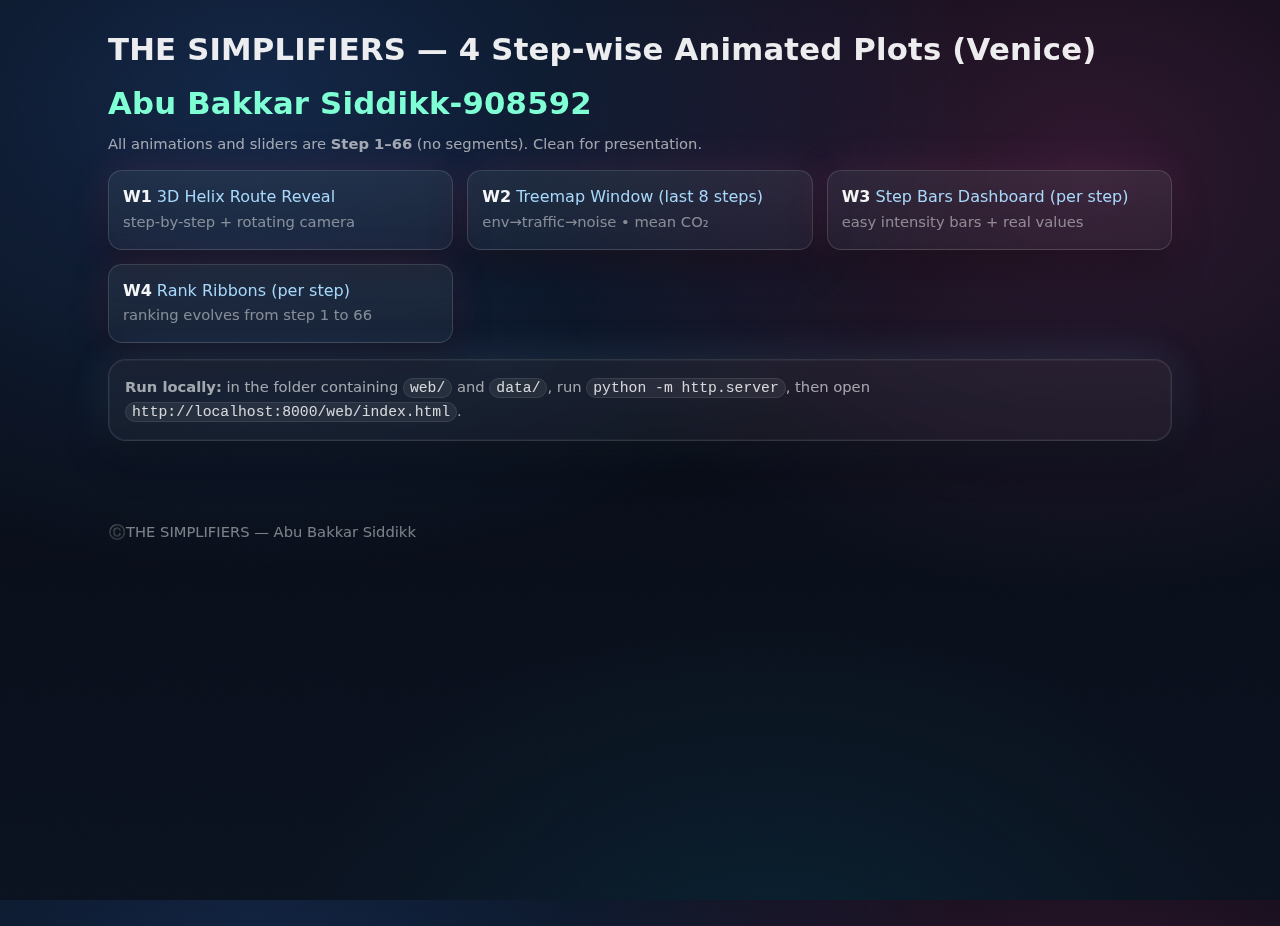
<file: web/index.html>
<!doctype html>
<html lang="en">
<head>
    <meta charset="utf-8"/>
    <meta name="viewport" content="width=device-width, initial-scale=1"/>
    <title>THE SIMPLIFIERS — 4 Step-wise Animated Plots (Venice)</title>
    <link rel="stylesheet" href="assets/style.css"/>
    <style>
        .grid {
            display: grid;
            grid-template-columns:repeat(auto-fit, minmax(260px, 1fr));
            gap: 14px
        }

        .cardlink {
            display: block;
            padding: 14px;
            border-radius: 14px;
            border: 1px solid rgba(255, 255, 255, .14);
            text-decoration: none
        }

        .cardlink:hover {
            transform: translateY(-1px)
        }

        .small {
            opacity: .9
        }
    </style>
</head>
<body>
<header>
    <h1>THE SIMPLIFIERS — 4 Step-wise Animated Plots (Venice)</h1>
    <h1 style="color: aquamarine">Abu Bakkar Siddikk-908592</h1>
    <p class="small">All animations and sliders are <b>Step 1–66</b> (no segments). Clean for presentation.</p>
</header>
<main>
    <div class="grid">
        <a class="cardlink" href="w1_3d_helix_route.html"><b>W1</b> 3D Helix Route Reveal<br><span class="small">step-by-step + rotating camera</span></a>
        <a class="cardlink" href="w2_treemap_window.html"><b>W2</b> Treemap Window (last 8 steps)<br><span
                class="small">env→traffic→noise • mean CO₂</span></a>
        <a class="cardlink" href="w3_radial_dashboard.html"><b>W3</b> Step Bars Dashboard (per step)<br><span
                class="small">easy intensity bars + real values</span></a>
        <a class="cardlink" href="w4_rank_ribbons_steps.html"><b>W4</b> Rank Ribbons (per step)<br><span class="small">ranking evolves from step 1 to 66</span></a>
    </div>

    <div class="card small" style="margin-top:16px">
        <b>Run locally:</b> in the folder containing <code>web/</code> and <code>data/</code>, run <code>python -m
        http.server</code>, then open <code>http://localhost:8000/web/index.html</code>.
    </div>
</main>
<div class="footer small">©️THE SIMPLIFIERS — Abu Bakkar Siddikk</div>
</body>
</html>
</file>
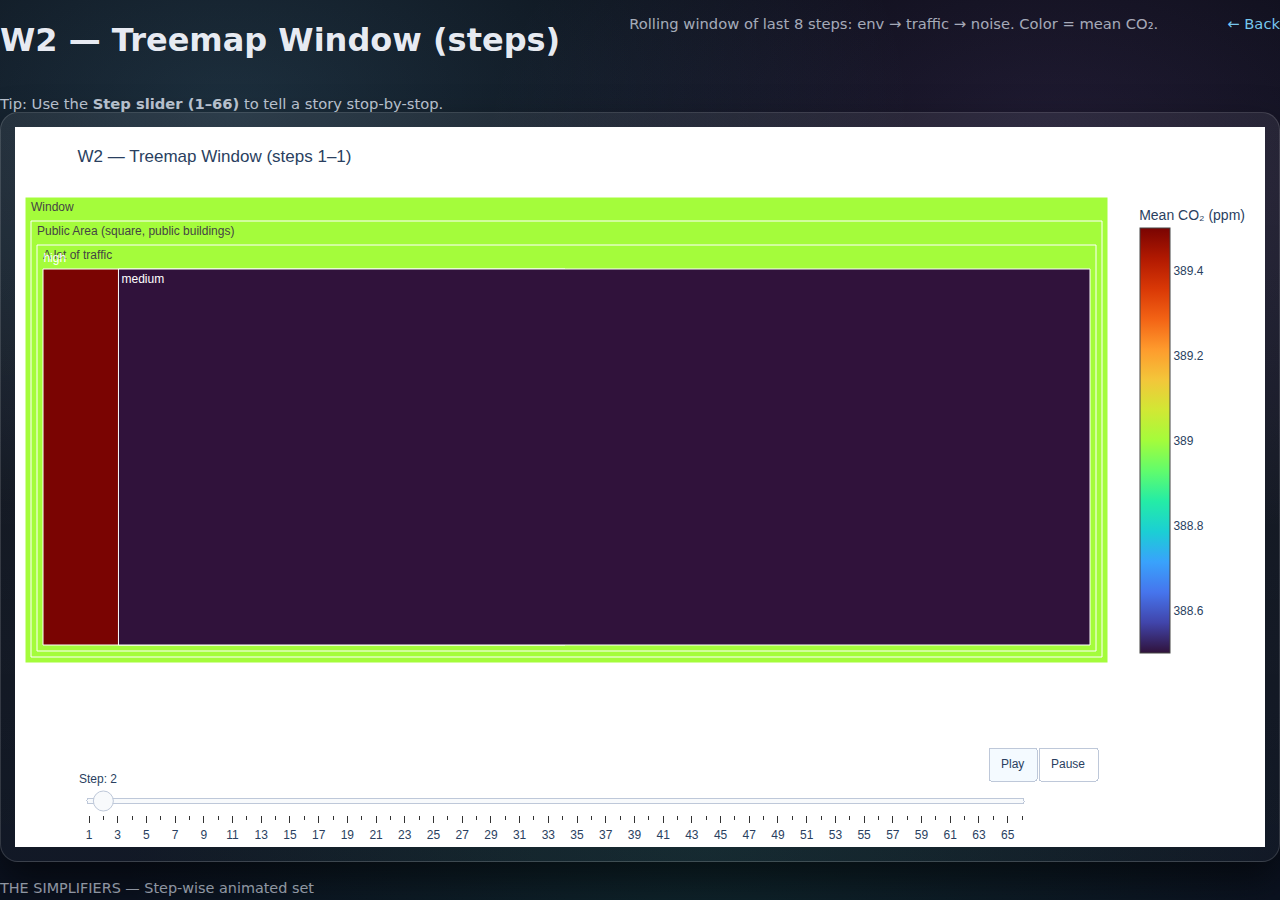
<file: w2_treemap_window.html>
<!doctype html>
<html lang="en">
<head>
<meta charset="utf-8"/>
<meta name="viewport" content="width=device-width, initial-scale=1"/>
<title>W2 — Treemap Window (steps)</title>
<link rel="stylesheet" href="assets/style.css"/>
<style>.sub{opacity:.9}</style>
</head>
<body>
<header>
  <h1>W2 — Treemap Window (steps)</h1>
  <p class="sub small">Rolling window of last 8 steps: env → traffic → noise. Color = mean CO₂.</p>
  <p class="small"><a href="web/index.html">← Back</a></p>
</header>
<main>
  <div class="notice small">Tip: Use the <b>Step slider (1–66)</b> to tell a story stop-by-stop.</div>
  <div class="card"><div>                        <script type="text/javascript">window.PlotlyConfig = {MathJaxConfig: 'local'};</script>
        <script src="https://cdn.plot.ly/plotly-2.4.1.min.js"></script>                <div id="2df3d524-bac8-42f3-8e62-17c108346135" class="plotly-graph-div" style="height:720px; width:100%;"></div>            <script type="text/javascript">                                    window.PLOTLYENV=window.PLOTLYENV || {};                                    if (document.getElementById("2df3d524-bac8-42f3-8e62-17c108346135")) {                    Plotly.newPlot(                        "2df3d524-bac8-42f3-8e62-17c108346135",                        [{"branchvalues":"total","hovertemplate":"<b>%{label}</b><br>Count: %{value}<br>Mean CO₂: %{color:.0f} ppm<extra></extra>","ids":["Window","Window/Public Area (square, public buildings)","Window/Public Area (square, public buildings)/A lot of traffic","Window/Public Area (square, public buildings)/A lot of traffic/medium"],"labels":["Window","Public Area (square, public buildings)","A lot of traffic","medium"],"marker":{"colorbar":{"title":{"text":"Mean CO₂ (ppm)"}},"colors":[389.0,389.0,389.0,389.0],"colorscale":[[0.0,"#30123b"],[0.07142857142857142,"#4145ab"],[0.14285714285714285,"#4675ed"],[0.21428571428571427,"#39a2fc"],[0.2857142857142857,"#1bcfd4"],[0.35714285714285715,"#24eca6"],[0.42857142857142855,"#61fc6c"],[0.5,"#a4fc3b"],[0.5714285714285714,"#d1e834"],[0.6428571428571429,"#f3c63a"],[0.7142857142857143,"#fe9b2d"],[0.7857142857142857,"#f36315"],[0.8571428571428571,"#d93806"],[0.9285714285714286,"#b11901"],[1.0,"#7a0402"]]},"parents":["","Window","Window/Public Area (square, public buildings)","Window/Public Area (square, public buildings)/A lot of traffic"],"type":"treemap","values":[1,1,1,1]}],                        {"height":720,"margin":{"b":95,"l":10,"r":10,"t":70},"sliders":[{"active":0,"currentvalue":{"prefix":"Step: "},"len":0.88,"steps":[{"args":[["1"],{"frame":{"duration":0,"redraw":true},"mode":"immediate","transition":{"duration":0}}],"label":"1","method":"animate"},{"args":[["2"],{"frame":{"duration":0,"redraw":true},"mode":"immediate","transition":{"duration":0}}],"label":"2","method":"animate"},{"args":[["3"],{"frame":{"duration":0,"redraw":true},"mode":"immediate","transition":{"duration":0}}],"label":"3","method":"animate"},{"args":[["4"],{"frame":{"duration":0,"redraw":true},"mode":"immediate","transition":{"duration":0}}],"label":"4","method":"animate"},{"args":[["5"],{"frame":{"duration":0,"redraw":true},"mode":"immediate","transition":{"duration":0}}],"label":"5","method":"animate"},{"args":[["6"],{"frame":{"duration":0,"redraw":true},"mode":"immediate","transition":{"duration":0}}],"label":"6","method":"animate"},{"args":[["7"],{"frame":{"duration":0,"redraw":true},"mode":"immediate","transition":{"duration":0}}],"label":"7","method":"animate"},{"args":[["8"],{"frame":{"duration":0,"redraw":true},"mode":"immediate","transition":{"duration":0}}],"label":"8","method":"animate"},{"args":[["9"],{"frame":{"duration":0,"redraw":true},"mode":"immediate","transition":{"duration":0}}],"label":"9","method":"animate"},{"args":[["10"],{"frame":{"duration":0,"redraw":true},"mode":"immediate","transition":{"duration":0}}],"label":"10","method":"animate"},{"args":[["11"],{"frame":{"duration":0,"redraw":true},"mode":"immediate","transition":{"duration":0}}],"label":"11","method":"animate"},{"args":[["12"],{"frame":{"duration":0,"redraw":true},"mode":"immediate","transition":{"duration":0}}],"label":"12","method":"animate"},{"args":[["13"],{"frame":{"duration":0,"redraw":true},"mode":"immediate","transition":{"duration":0}}],"label":"13","method":"animate"},{"args":[["14"],{"frame":{"duration":0,"redraw":true},"mode":"immediate","transition":{"duration":0}}],"label":"14","method":"animate"},{"args":[["15"],{"frame":{"duration":0,"redraw":true},"mode":"immediate","transition":{"duration":0}}],"label":"15","method":"animate"},{"args":[["16"],{"frame":{"duration":0,"redraw":true},"mode":"immediate","transition":{"duration":0}}],"label":"16","method":"animate"},{"args":[["17"],{"frame":{"duration":0,"redraw":true},"mode":"immediate","transition":{"duration":0}}],"label":"17","method":"animate"},{"args":[["18"],{"frame":{"duration":0,"redraw":true},"mode":"immediate","transition":{"duration":0}}],"label":"18","method":"animate"},{"args":[["19"],{"frame":{"duration":0,"redraw":true},"mode":"immediate","transition":{"duration":0}}],"label":"19","method":"animate"},{"args":[["20"],{"frame":{"duration":0,"redraw":true},"mode":"immediate","transition":{"duration":0}}],"label":"20","method":"animate"},{"args":[["21"],{"frame":{"duration":0,"redraw":true},"mode":"immediate","transition":{"duration":0}}],"label":"21","method":"animate"},{"args":[["22"],{"frame":{"duration":0,"redraw":true},"mode":"immediate","transition":{"duration":0}}],"label":"22","method":"animate"},{"args":[["23"],{"frame":{"duration":0,"redraw":true},"mode":"immediate","transition":{"duration":0}}],"label":"23","method":"animate"},{"args":[["24"],{"frame":{"duration":0,"redraw":true},"mode":"immediate","transition":{"duration":0}}],"label":"24","method":"animate"},{"args":[["25"],{"frame":{"duration":0,"redraw":true},"mode":"immediate","transition":{"duration":0}}],"label":"25","method":"animate"},{"args":[["26"],{"frame":{"duration":0,"redraw":true},"mode":"immediate","transition":{"duration":0}}],"label":"26","method":"animate"},{"args":[["27"],{"frame":{"duration":0,"redraw":true},"mode":"immediate","transition":{"duration":0}}],"label":"27","method":"animate"},{"args":[["28"],{"frame":{"duration":0,"redraw":true},"mode":"immediate","transition":{"duration":0}}],"label":"28","method":"animate"},{"args":[["29"],{"frame":{"duration":0,"redraw":true},"mode":"immediate","transition":{"duration":0}}],"label":"29","method":"animate"},{"args":[["30"],{"frame":{"duration":0,"redraw":true},"mode":"immediate","transition":{"duration":0}}],"label":"30","method":"animate"},{"args":[["31"],{"frame":{"duration":0,"redraw":true},"mode":"immediate","transition":{"duration":0}}],"label":"31","method":"animate"},{"args":[["32"],{"frame":{"duration":0,"redraw":true},"mode":"immediate","transition":{"duration":0}}],"label":"32","method":"animate"},{"args":[["33"],{"frame":{"duration":0,"redraw":true},"mode":"immediate","transition":{"duration":0}}],"label":"33","method":"animate"},{"args":[["34"],{"frame":{"duration":0,"redraw":true},"mode":"immediate","transition":{"duration":0}}],"label":"34","method":"animate"},{"args":[["35"],{"frame":{"duration":0,"redraw":true},"mode":"immediate","transition":{"duration":0}}],"label":"35","method":"animate"},{"args":[["36"],{"frame":{"duration":0,"redraw":true},"mode":"immediate","transition":{"duration":0}}],"label":"36","method":"animate"},{"args":[["37"],{"frame":{"duration":0,"redraw":true},"mode":"immediate","transition":{"duration":0}}],"label":"37","method":"animate"},{"args":[["38"],{"frame":{"duration":0,"redraw":true},"mode":"immediate","transition":{"duration":0}}],"label":"38","method":"animate"},{"args":[["39"],{"frame":{"duration":0,"redraw":true},"mode":"immediate","transition":{"duration":0}}],"label":"39","method":"animate"},{"args":[["40"],{"frame":{"duration":0,"redraw":true},"mode":"immediate","transition":{"duration":0}}],"label":"40","method":"animate"},{"args":[["41"],{"frame":{"duration":0,"redraw":true},"mode":"immediate","transition":{"duration":0}}],"label":"41","method":"animate"},{"args":[["42"],{"frame":{"duration":0,"redraw":true},"mode":"immediate","transition":{"duration":0}}],"label":"42","method":"animate"},{"args":[["43"],{"frame":{"duration":0,"redraw":true},"mode":"immediate","transition":{"duration":0}}],"label":"43","method":"animate"},{"args":[["44"],{"frame":{"duration":0,"redraw":true},"mode":"immediate","transition":{"duration":0}}],"label":"44","method":"animate"},{"args":[["45"],{"frame":{"duration":0,"redraw":true},"mode":"immediate","transition":{"duration":0}}],"label":"45","method":"animate"},{"args":[["46"],{"frame":{"duration":0,"redraw":true},"mode":"immediate","transition":{"duration":0}}],"label":"46","method":"animate"},{"args":[["47"],{"frame":{"duration":0,"redraw":true},"mode":"immediate","transition":{"duration":0}}],"label":"47","method":"animate"},{"args":[["48"],{"frame":{"duration":0,"redraw":true},"mode":"immediate","transition":{"duration":0}}],"label":"48","method":"animate"},{"args":[["49"],{"frame":{"duration":0,"redraw":true},"mode":"immediate","transition":{"duration":0}}],"label":"49","method":"animate"},{"args":[["50"],{"frame":{"duration":0,"redraw":true},"mode":"immediate","transition":{"duration":0}}],"label":"50","method":"animate"},{"args":[["51"],{"frame":{"duration":0,"redraw":true},"mode":"immediate","transition":{"duration":0}}],"label":"51","method":"animate"},{"args":[["52"],{"frame":{"duration":0,"redraw":true},"mode":"immediate","transition":{"duration":0}}],"label":"52","method":"animate"},{"args":[["53"],{"frame":{"duration":0,"redraw":true},"mode":"immediate","transition":{"duration":0}}],"label":"53","method":"animate"},{"args":[["54"],{"frame":{"duration":0,"redraw":true},"mode":"immediate","transition":{"duration":0}}],"label":"54","method":"animate"},{"args":[["55"],{"frame":{"duration":0,"redraw":true},"mode":"immediate","transition":{"duration":0}}],"label":"55","method":"animate"},{"args":[["56"],{"frame":{"duration":0,"redraw":true},"mode":"immediate","transition":{"duration":0}}],"label":"56","method":"animate"},{"args":[["57"],{"frame":{"duration":0,"redraw":true},"mode":"immediate","transition":{"duration":0}}],"label":"57","method":"animate"},{"args":[["58"],{"frame":{"duration":0,"redraw":true},"mode":"immediate","transition":{"duration":0}}],"label":"58","method":"animate"},{"args":[["59"],{"frame":{"duration":0,"redraw":true},"mode":"immediate","transition":{"duration":0}}],"label":"59","method":"animate"},{"args":[["60"],{"frame":{"duration":0,"redraw":true},"mode":"immediate","transition":{"duration":0}}],"label":"60","method":"animate"},{"args":[["61"],{"frame":{"duration":0,"redraw":true},"mode":"immediate","transition":{"duration":0}}],"label":"61","method":"animate"},{"args":[["62"],{"frame":{"duration":0,"redraw":true},"mode":"immediate","transition":{"duration":0}}],"label":"62","method":"animate"},{"args":[["63"],{"frame":{"duration":0,"redraw":true},"mode":"immediate","transition":{"duration":0}}],"label":"63","method":"animate"},{"args":[["64"],{"frame":{"duration":0,"redraw":true},"mode":"immediate","transition":{"duration":0}}],"label":"64","method":"animate"},{"args":[["65"],{"frame":{"duration":0,"redraw":true},"mode":"immediate","transition":{"duration":0}}],"label":"65","method":"animate"},{"args":[["66"],{"frame":{"duration":0,"redraw":true},"mode":"immediate","transition":{"duration":0}}],"label":"66","method":"animate"}],"x":0.05,"y":-0.18}],"template":{"data":{"bar":[{"error_x":{"color":"#2a3f5f"},"error_y":{"color":"#2a3f5f"},"marker":{"line":{"color":"#E5ECF6","width":0.5},"pattern":{"fillmode":"overlay","size":10,"solidity":0.2}},"type":"bar"}],"barpolar":[{"marker":{"line":{"color":"#E5ECF6","width":0.5},"pattern":{"fillmode":"overlay","size":10,"solidity":0.2}},"type":"barpolar"}],"carpet":[{"aaxis":{"endlinecolor":"#2a3f5f","gridcolor":"white","linecolor":"white","minorgridcolor":"white","startlinecolor":"#2a3f5f"},"baxis":{"endlinecolor":"#2a3f5f","gridcolor":"white","linecolor":"white","minorgridcolor":"white","startlinecolor":"#2a3f5f"},"type":"carpet"}],"choropleth":[{"colorbar":{"outlinewidth":0,"ticks":""},"type":"choropleth"}],"contour":[{"colorbar":{"outlinewidth":0,"ticks":""},"colorscale":[[0.0,"#0d0887"],[0.1111111111111111,"#46039f"],[0.2222222222222222,"#7201a8"],[0.3333333333333333,"#9c179e"],[0.4444444444444444,"#bd3786"],[0.5555555555555556,"#d8576b"],[0.6666666666666666,"#ed7953"],[0.7777777777777778,"#fb9f3a"],[0.8888888888888888,"#fdca26"],[1.0,"#f0f921"]],"type":"contour"}],"contourcarpet":[{"colorbar":{"outlinewidth":0,"ticks":""},"type":"contourcarpet"}],"heatmap":[{"colorbar":{"outlinewidth":0,"ticks":""},"colorscale":[[0.0,"#0d0887"],[0.1111111111111111,"#46039f"],[0.2222222222222222,"#7201a8"],[0.3333333333333333,"#9c179e"],[0.4444444444444444,"#bd3786"],[0.5555555555555556,"#d8576b"],[0.6666666666666666,"#ed7953"],[0.7777777777777778,"#fb9f3a"],[0.8888888888888888,"#fdca26"],[1.0,"#f0f921"]],"type":"heatmap"}],"heatmapgl":[{"colorbar":{"outlinewidth":0,"ticks":""},"colorscale":[[0.0,"#0d0887"],[0.1111111111111111,"#46039f"],[0.2222222222222222,"#7201a8"],[0.3333333333333333,"#9c179e"],[0.4444444444444444,"#bd3786"],[0.5555555555555556,"#d8576b"],[0.6666666666666666,"#ed7953"],[0.7777777777777778,"#fb9f3a"],[0.8888888888888888,"#fdca26"],[1.0,"#f0f921"]],"type":"heatmapgl"}],"histogram":[{"marker":{"pattern":{"fillmode":"overlay","size":10,"solidity":0.2}},"type":"histogram"}],"histogram2d":[{"colorbar":{"outlinewidth":0,"ticks":""},"colorscale":[[0.0,"#0d0887"],[0.1111111111111111,"#46039f"],[0.2222222222222222,"#7201a8"],[0.3333333333333333,"#9c179e"],[0.4444444444444444,"#bd3786"],[0.5555555555555556,"#d8576b"],[0.6666666666666666,"#ed7953"],[0.7777777777777778,"#fb9f3a"],[0.8888888888888888,"#fdca26"],[1.0,"#f0f921"]],"type":"histogram2d"}],"histogram2dcontour":[{"colorbar":{"outlinewidth":0,"ticks":""},"colorscale":[[0.0,"#0d0887"],[0.1111111111111111,"#46039f"],[0.2222222222222222,"#7201a8"],[0.3333333333333333,"#9c179e"],[0.4444444444444444,"#bd3786"],[0.5555555555555556,"#d8576b"],[0.6666666666666666,"#ed7953"],[0.7777777777777778,"#fb9f3a"],[0.8888888888888888,"#fdca26"],[1.0,"#f0f921"]],"type":"histogram2dcontour"}],"mesh3d":[{"colorbar":{"outlinewidth":0,"ticks":""},"type":"mesh3d"}],"parcoords":[{"line":{"colorbar":{"outlinewidth":0,"ticks":""}},"type":"parcoords"}],"pie":[{"automargin":true,"type":"pie"}],"scatter":[{"marker":{"colorbar":{"outlinewidth":0,"ticks":""}},"type":"scatter"}],"scatter3d":[{"line":{"colorbar":{"outlinewidth":0,"ticks":""}},"marker":{"colorbar":{"outlinewidth":0,"ticks":""}},"type":"scatter3d"}],"scattercarpet":[{"marker":{"colorbar":{"outlinewidth":0,"ticks":""}},"type":"scattercarpet"}],"scattergeo":[{"marker":{"colorbar":{"outlinewidth":0,"ticks":""}},"type":"scattergeo"}],"scattergl":[{"marker":{"colorbar":{"outlinewidth":0,"ticks":""}},"type":"scattergl"}],"scattermapbox":[{"marker":{"colorbar":{"outlinewidth":0,"ticks":""}},"type":"scattermapbox"}],"scatterpolar":[{"marker":{"colorbar":{"outlinewidth":0,"ticks":""}},"type":"scatterpolar"}],"scatterpolargl":[{"marker":{"colorbar":{"outlinewidth":0,"ticks":""}},"type":"scatterpolargl"}],"scatterternary":[{"marker":{"colorbar":{"outlinewidth":0,"ticks":""}},"type":"scatterternary"}],"surface":[{"colorbar":{"outlinewidth":0,"ticks":""},"colorscale":[[0.0,"#0d0887"],[0.1111111111111111,"#46039f"],[0.2222222222222222,"#7201a8"],[0.3333333333333333,"#9c179e"],[0.4444444444444444,"#bd3786"],[0.5555555555555556,"#d8576b"],[0.6666666666666666,"#ed7953"],[0.7777777777777778,"#fb9f3a"],[0.8888888888888888,"#fdca26"],[1.0,"#f0f921"]],"type":"surface"}],"table":[{"cells":{"fill":{"color":"#EBF0F8"},"line":{"color":"white"}},"header":{"fill":{"color":"#C8D4E3"},"line":{"color":"white"}},"type":"table"}]},"layout":{"annotationdefaults":{"arrowcolor":"#2a3f5f","arrowhead":0,"arrowwidth":1},"autotypenumbers":"strict","coloraxis":{"colorbar":{"outlinewidth":0,"ticks":""}},"colorscale":{"diverging":[[0,"#8e0152"],[0.1,"#c51b7d"],[0.2,"#de77ae"],[0.3,"#f1b6da"],[0.4,"#fde0ef"],[0.5,"#f7f7f7"],[0.6,"#e6f5d0"],[0.7,"#b8e186"],[0.8,"#7fbc41"],[0.9,"#4d9221"],[1,"#276419"]],"sequential":[[0.0,"#0d0887"],[0.1111111111111111,"#46039f"],[0.2222222222222222,"#7201a8"],[0.3333333333333333,"#9c179e"],[0.4444444444444444,"#bd3786"],[0.5555555555555556,"#d8576b"],[0.6666666666666666,"#ed7953"],[0.7777777777777778,"#fb9f3a"],[0.8888888888888888,"#fdca26"],[1.0,"#f0f921"]],"sequentialminus":[[0.0,"#0d0887"],[0.1111111111111111,"#46039f"],[0.2222222222222222,"#7201a8"],[0.3333333333333333,"#9c179e"],[0.4444444444444444,"#bd3786"],[0.5555555555555556,"#d8576b"],[0.6666666666666666,"#ed7953"],[0.7777777777777778,"#fb9f3a"],[0.8888888888888888,"#fdca26"],[1.0,"#f0f921"]]},"colorway":["#636efa","#EF553B","#00cc96","#ab63fa","#FFA15A","#19d3f3","#FF6692","#B6E880","#FF97FF","#FECB52"],"font":{"color":"#2a3f5f"},"geo":{"bgcolor":"white","lakecolor":"white","landcolor":"#E5ECF6","showlakes":true,"showland":true,"subunitcolor":"white"},"hoverlabel":{"align":"left"},"hovermode":"closest","mapbox":{"style":"light"},"paper_bgcolor":"white","plot_bgcolor":"#E5ECF6","polar":{"angularaxis":{"gridcolor":"white","linecolor":"white","ticks":""},"bgcolor":"#E5ECF6","radialaxis":{"gridcolor":"white","linecolor":"white","ticks":""}},"scene":{"xaxis":{"backgroundcolor":"#E5ECF6","gridcolor":"white","gridwidth":2,"linecolor":"white","showbackground":true,"ticks":"","zerolinecolor":"white"},"yaxis":{"backgroundcolor":"#E5ECF6","gridcolor":"white","gridwidth":2,"linecolor":"white","showbackground":true,"ticks":"","zerolinecolor":"white"},"zaxis":{"backgroundcolor":"#E5ECF6","gridcolor":"white","gridwidth":2,"linecolor":"white","showbackground":true,"ticks":"","zerolinecolor":"white"}},"shapedefaults":{"line":{"color":"#2a3f5f"}},"ternary":{"aaxis":{"gridcolor":"white","linecolor":"white","ticks":""},"baxis":{"gridcolor":"white","linecolor":"white","ticks":""},"bgcolor":"#E5ECF6","caxis":{"gridcolor":"white","linecolor":"white","ticks":""}},"title":{"x":0.05},"xaxis":{"automargin":true,"gridcolor":"white","linecolor":"white","ticks":"","title":{"standoff":15},"zerolinecolor":"white","zerolinewidth":2},"yaxis":{"automargin":true,"gridcolor":"white","linecolor":"white","ticks":"","title":{"standoff":15},"zerolinecolor":"white","zerolinewidth":2}}},"title":{"text":"W2 — Treemap Window (steps 1–1)"},"updatemenus":[{"buttons":[{"args":[null,{"frame":{"duration":320,"redraw":true},"fromcurrent":true,"transition":{"duration":120}}],"label":"Play","method":"animate"},{"args":[[null],{"frame":{"duration":0,"redraw":false},"mode":"immediate","transition":{"duration":0}}],"label":"Pause","method":"animate"}],"direction":"left","type":"buttons","x":0.99,"xanchor":"right","y":-0.18,"yanchor":"top"}]},                        {"responsive": true}                    ).then(function(){
                            Plotly.addFrames('2df3d524-bac8-42f3-8e62-17c108346135', [{"data":[{"branchvalues":"total","hovertemplate":"<b>%{label}</b><br>Count: %{value}<br>Mean CO₂: %{color:.0f} ppm<extra></extra>","ids":["Window","Window/Public Area (square, public buildings)","Window/Public Area (square, public buildings)/A lot of traffic","Window/Public Area (square, public buildings)/A lot of traffic/medium"],"labels":["Window","Public Area (square, public buildings)","A lot of traffic","medium"],"marker":{"colorbar":{"title":{"text":"Mean CO₂ (ppm)"}},"colors":[389.0,389.0,389.0,389.0],"colorscale":[[0.0,"#30123b"],[0.07142857142857142,"#4145ab"],[0.14285714285714285,"#4675ed"],[0.21428571428571427,"#39a2fc"],[0.2857142857142857,"#1bcfd4"],[0.35714285714285715,"#24eca6"],[0.42857142857142855,"#61fc6c"],[0.5,"#a4fc3b"],[0.5714285714285714,"#d1e834"],[0.6428571428571429,"#f3c63a"],[0.7142857142857143,"#fe9b2d"],[0.7857142857142857,"#f36315"],[0.8571428571428571,"#d93806"],[0.9285714285714286,"#b11901"],[1.0,"#7a0402"]]},"parents":["","Window","Window/Public Area (square, public buildings)","Window/Public Area (square, public buildings)/A lot of traffic"],"type":"treemap","values":[1,1,1,1]}],"layout":{"title":{"text":"W2 — Treemap Window (steps 1–1)"}},"name":"1"},{"data":[{"branchvalues":"total","hovertemplate":"<b>%{label}</b><br>Count: %{value}<br>Mean CO₂: %{color:.0f} ppm<extra></extra>","ids":["Window","Window/Public Area (square, public buildings)","Window/Public Area (square, public buildings)/A lot of traffic","Window/Public Area (square, public buildings)/A lot of traffic/high","Window/Public Area (square, public buildings)/A lot of traffic/medium"],"labels":["Window","Public Area (square, public buildings)","A lot of traffic","high","medium"],"marker":{"colorbar":{"title":{"text":"Mean CO₂ (ppm)"}},"colors":[398.0,398.0,398.0,407.0,389.0],"colorscale":[[0.0,"#30123b"],[0.07142857142857142,"#4145ab"],[0.14285714285714285,"#4675ed"],[0.21428571428571427,"#39a2fc"],[0.2857142857142857,"#1bcfd4"],[0.35714285714285715,"#24eca6"],[0.42857142857142855,"#61fc6c"],[0.5,"#a4fc3b"],[0.5714285714285714,"#d1e834"],[0.6428571428571429,"#f3c63a"],[0.7142857142857143,"#fe9b2d"],[0.7857142857142857,"#f36315"],[0.8571428571428571,"#d93806"],[0.9285714285714286,"#b11901"],[1.0,"#7a0402"]]},"parents":["","Window","Window/Public Area (square, public buildings)","Window/Public Area (square, public buildings)/A lot of traffic","Window/Public Area (square, public buildings)/A lot of traffic"],"type":"treemap","values":[2,2,2,1,1]}],"layout":{"title":{"text":"W2 — Treemap Window (steps 1–2)"}},"name":"2"},{"data":[{"branchvalues":"total","hovertemplate":"<b>%{label}</b><br>Count: %{value}<br>Mean CO₂: %{color:.0f} ppm<extra></extra>","ids":["Window","Window/Public Area (square, public buildings)","Window/Public Area (square, public buildings)/A lot of traffic","Window/Public Area (square, public buildings)/Average traffic","Window/Public Area (square, public buildings)/A lot of traffic/high","Window/Public Area (square, public buildings)/A lot of traffic/medium","Window/Public Area (square, public buildings)/Average traffic/medium"],"labels":["Window","Public Area (square, public buildings)","A lot of traffic","Average traffic","high","medium","medium"],"marker":{"colorbar":{"title":{"text":"Mean CO₂ (ppm)"}},"colors":[398.3333333333333,398.3333333333333,398.0,399.0,407.0,389.0,399.0],"colorscale":[[0.0,"#30123b"],[0.07142857142857142,"#4145ab"],[0.14285714285714285,"#4675ed"],[0.21428571428571427,"#39a2fc"],[0.2857142857142857,"#1bcfd4"],[0.35714285714285715,"#24eca6"],[0.42857142857142855,"#61fc6c"],[0.5,"#a4fc3b"],[0.5714285714285714,"#d1e834"],[0.6428571428571429,"#f3c63a"],[0.7142857142857143,"#fe9b2d"],[0.7857142857142857,"#f36315"],[0.8571428571428571,"#d93806"],[0.9285714285714286,"#b11901"],[1.0,"#7a0402"]]},"parents":["","Window","Window/Public Area (square, public buildings)","Window/Public Area (square, public buildings)","Window/Public Area (square, public buildings)/A lot of traffic","Window/Public Area (square, public buildings)/A lot of traffic","Window/Public Area (square, public buildings)/Average traffic"],"type":"treemap","values":[3,3,2,1,1,1,1]}],"layout":{"title":{"text":"W2 — Treemap Window (steps 1–3)"}},"name":"3"},{"data":[{"branchvalues":"total","hovertemplate":"<b>%{label}</b><br>Count: %{value}<br>Mean CO₂: %{color:.0f} ppm<extra></extra>","ids":["Window","Window/Public Area (square, public buildings)","Window/Public Area (square, public buildings)/A lot of traffic","Window/Public Area (square, public buildings)/Average traffic","Window/Public Area (square, public buildings)/A lot of traffic/high","Window/Public Area (square, public buildings)/A lot of traffic/medium","Window/Public Area (square, public buildings)/Average traffic/medium"],"labels":["Window","Public Area (square, public buildings)","A lot of traffic","Average traffic","high","medium","medium"],"marker":{"colorbar":{"title":{"text":"Mean CO₂ (ppm)"}},"colors":[398.0,398.0,398.0,398.0,407.0,389.0,398.0],"colorscale":[[0.0,"#30123b"],[0.07142857142857142,"#4145ab"],[0.14285714285714285,"#4675ed"],[0.21428571428571427,"#39a2fc"],[0.2857142857142857,"#1bcfd4"],[0.35714285714285715,"#24eca6"],[0.42857142857142855,"#61fc6c"],[0.5,"#a4fc3b"],[0.5714285714285714,"#d1e834"],[0.6428571428571429,"#f3c63a"],[0.7142857142857143,"#fe9b2d"],[0.7857142857142857,"#f36315"],[0.8571428571428571,"#d93806"],[0.9285714285714286,"#b11901"],[1.0,"#7a0402"]]},"parents":["","Window","Window/Public Area (square, public buildings)","Window/Public Area (square, public buildings)","Window/Public Area (square, public buildings)/A lot of traffic","Window/Public Area (square, public buildings)/A lot of traffic","Window/Public Area (square, public buildings)/Average traffic"],"type":"treemap","values":[4,4,2,2,1,1,2]}],"layout":{"title":{"text":"W2 — Treemap Window (steps 1–4)"}},"name":"4"},{"data":[{"branchvalues":"total","hovertemplate":"<b>%{label}</b><br>Count: %{value}<br>Mean CO₂: %{color:.0f} ppm<extra></extra>","ids":["Window","Window/Public Area (square, public buildings)","Window/Public Area (square, public buildings)/A lot of traffic","Window/Public Area (square, public buildings)/Average traffic","Window/Public Area (square, public buildings)/A lot of traffic/high","Window/Public Area (square, public buildings)/A lot of traffic/medium","Window/Public Area (square, public buildings)/Average traffic/medium"],"labels":["Window","Public Area (square, public buildings)","A lot of traffic","Average traffic","high","medium","medium"],"marker":{"colorbar":{"title":{"text":"Mean CO₂ (ppm)"}},"colors":[400.2,400.2,401.6666666666667,398.0,408.0,389.0,398.0],"colorscale":[[0.0,"#30123b"],[0.07142857142857142,"#4145ab"],[0.14285714285714285,"#4675ed"],[0.21428571428571427,"#39a2fc"],[0.2857142857142857,"#1bcfd4"],[0.35714285714285715,"#24eca6"],[0.42857142857142855,"#61fc6c"],[0.5,"#a4fc3b"],[0.5714285714285714,"#d1e834"],[0.6428571428571429,"#f3c63a"],[0.7142857142857143,"#fe9b2d"],[0.7857142857142857,"#f36315"],[0.8571428571428571,"#d93806"],[0.9285714285714286,"#b11901"],[1.0,"#7a0402"]]},"parents":["","Window","Window/Public Area (square, public buildings)","Window/Public Area (square, public buildings)","Window/Public Area (square, public buildings)/A lot of traffic","Window/Public Area (square, public buildings)/A lot of traffic","Window/Public Area (square, public buildings)/Average traffic"],"type":"treemap","values":[5,5,3,2,2,1,2]}],"layout":{"title":{"text":"W2 — Treemap Window (steps 1–5)"}},"name":"5"},{"data":[{"branchvalues":"total","hovertemplate":"<b>%{label}</b><br>Count: %{value}<br>Mean CO₂: %{color:.0f} ppm<extra></extra>","ids":["Window","Window/Public Area (square, public buildings)","Window/Unknown","Window/Public Area (square, public buildings)/A lot of traffic","Window/Public Area (square, public buildings)/Average traffic","Window/Unknown/Average traffic","Window/Public Area (square, public buildings)/A lot of traffic/high","Window/Public Area (square, public buildings)/A lot of traffic/medium","Window/Public Area (square, public buildings)/Average traffic/medium","Window/Unknown/Average traffic/medium"],"labels":["Window","Public Area (square, public buildings)","Unknown","A lot of traffic","Average traffic","Average traffic","high","medium","medium","medium"],"marker":{"colorbar":{"title":{"text":"Mean CO₂ (ppm)"}},"colors":[398.1666666666667,400.2,388.0,401.6666666666667,398.0,388.0,408.0,389.0,398.0,388.0],"colorscale":[[0.0,"#30123b"],[0.07142857142857142,"#4145ab"],[0.14285714285714285,"#4675ed"],[0.21428571428571427,"#39a2fc"],[0.2857142857142857,"#1bcfd4"],[0.35714285714285715,"#24eca6"],[0.42857142857142855,"#61fc6c"],[0.5,"#a4fc3b"],[0.5714285714285714,"#d1e834"],[0.6428571428571429,"#f3c63a"],[0.7142857142857143,"#fe9b2d"],[0.7857142857142857,"#f36315"],[0.8571428571428571,"#d93806"],[0.9285714285714286,"#b11901"],[1.0,"#7a0402"]]},"parents":["","Window","Window","Window/Public Area (square, public buildings)","Window/Public Area (square, public buildings)","Window/Unknown","Window/Public Area (square, public buildings)/A lot of traffic","Window/Public Area (square, public buildings)/A lot of traffic","Window/Public Area (square, public buildings)/Average traffic","Window/Unknown/Average traffic"],"type":"treemap","values":[6,5,1,3,2,1,2,1,2,1]}],"layout":{"title":{"text":"W2 — Treemap Window (steps 1–6)"}},"name":"6"},{"data":[{"branchvalues":"total","hovertemplate":"<b>%{label}</b><br>Count: %{value}<br>Mean CO₂: %{color:.0f} ppm<extra></extra>","ids":["Window","Window/Public Area (square, public buildings)","Window/Unknown","Window/Public Area (square, public buildings)/A lot of traffic","Window/Public Area (square, public buildings)/Average traffic","Window/Unknown/Average traffic","Window/Public Area (square, public buildings)/A lot of traffic/high","Window/Public Area (square, public buildings)/A lot of traffic/medium","Window/Public Area (square, public buildings)/Average traffic/medium","Window/Unknown/Average traffic/medium"],"labels":["Window","Public Area (square, public buildings)","Unknown","A lot of traffic","Average traffic","Average traffic","high","medium","medium","medium"],"marker":{"colorbar":{"title":{"text":"Mean CO₂ (ppm)"}},"colors":[396.57142857142856,398.0,388.0,401.6666666666667,394.3333333333333,388.0,408.0,389.0,394.3333333333333,388.0],"colorscale":[[0.0,"#30123b"],[0.07142857142857142,"#4145ab"],[0.14285714285714285,"#4675ed"],[0.21428571428571427,"#39a2fc"],[0.2857142857142857,"#1bcfd4"],[0.35714285714285715,"#24eca6"],[0.42857142857142855,"#61fc6c"],[0.5,"#a4fc3b"],[0.5714285714285714,"#d1e834"],[0.6428571428571429,"#f3c63a"],[0.7142857142857143,"#fe9b2d"],[0.7857142857142857,"#f36315"],[0.8571428571428571,"#d93806"],[0.9285714285714286,"#b11901"],[1.0,"#7a0402"]]},"parents":["","Window","Window","Window/Public Area (square, public buildings)","Window/Public Area (square, public buildings)","Window/Unknown","Window/Public Area (square, public buildings)/A lot of traffic","Window/Public Area (square, public buildings)/A lot of traffic","Window/Public Area (square, public buildings)/Average traffic","Window/Unknown/Average traffic"],"type":"treemap","values":[7,6,1,3,3,1,2,1,3,1]}],"layout":{"title":{"text":"W2 — Treemap Window (steps 1–7)"}},"name":"7"},{"data":[{"branchvalues":"total","hovertemplate":"<b>%{label}</b><br>Count: %{value}<br>Mean CO₂: %{color:.0f} ppm<extra></extra>","ids":["Window","Window/Public Area (square, public buildings)","Window/Unknown","Window/Public Area (square, public buildings)/A lot of traffic","Window/Public Area (square, public buildings)/Average traffic","Window/Unknown/Average traffic","Window/Public Area (square, public buildings)/A lot of traffic/high","Window/Public Area (square, public buildings)/A lot of traffic/medium","Window/Public Area (square, public buildings)/Average traffic/high","Window/Public Area (square, public buildings)/Average traffic/medium","Window/Unknown/Average traffic/medium"],"labels":["Window","Public Area (square, public buildings)","Unknown","A lot of traffic","Average traffic","Average traffic","high","medium","high","medium","medium"],"marker":{"colorbar":{"title":{"text":"Mean CO₂ (ppm)"}},"colors":[398.0,399.42857142857144,388.0,401.6666666666667,397.75,388.0,408.0,389.0,408.0,394.3333333333333,388.0],"colorscale":[[0.0,"#30123b"],[0.07142857142857142,"#4145ab"],[0.14285714285714285,"#4675ed"],[0.21428571428571427,"#39a2fc"],[0.2857142857142857,"#1bcfd4"],[0.35714285714285715,"#24eca6"],[0.42857142857142855,"#61fc6c"],[0.5,"#a4fc3b"],[0.5714285714285714,"#d1e834"],[0.6428571428571429,"#f3c63a"],[0.7142857142857143,"#fe9b2d"],[0.7857142857142857,"#f36315"],[0.8571428571428571,"#d93806"],[0.9285714285714286,"#b11901"],[1.0,"#7a0402"]]},"parents":["","Window","Window","Window/Public Area (square, public buildings)","Window/Public Area (square, public buildings)","Window/Unknown","Window/Public Area (square, public buildings)/A lot of traffic","Window/Public Area (square, public buildings)/A lot of traffic","Window/Public Area (square, public buildings)/Average traffic","Window/Public Area (square, public buildings)/Average traffic","Window/Unknown/Average traffic"],"type":"treemap","values":[8,7,1,3,4,1,2,1,1,3,1]}],"layout":{"title":{"text":"W2 — Treemap Window (steps 1–8)"}},"name":"8"},{"data":[{"branchvalues":"total","hovertemplate":"<b>%{label}</b><br>Count: %{value}<br>Mean CO₂: %{color:.0f} ppm<extra></extra>","ids":["Window","Window/Public Area (square, public buildings)","Window/Residential area (houses)","Window/Unknown","Window/Public Area (square, public buildings)/A lot of traffic","Window/Public Area (square, public buildings)/Average traffic","Window/Residential area (houses)/No/Limited traffic","Window/Unknown/Average traffic","Window/Public Area (square, public buildings)/A lot of traffic/high","Window/Public Area (square, public buildings)/Average traffic/high","Window/Public Area (square, public buildings)/Average traffic/medium","Window/Residential area (houses)/No/Limited traffic/low","Window/Unknown/Average traffic/medium"],"labels":["Window","Public Area (square, public buildings)","Residential area (houses)","Unknown","A lot of traffic","Average traffic","No/Limited traffic","Average traffic","high","high","medium","low","medium"],"marker":{"colorbar":{"title":{"text":"Mean CO₂ (ppm)"}},"colors":[399.875,401.1666666666667,404.0,388.0,408.0,397.75,404.0,388.0,408.0,408.0,394.3333333333333,404.0,388.0],"colorscale":[[0.0,"#30123b"],[0.07142857142857142,"#4145ab"],[0.14285714285714285,"#4675ed"],[0.21428571428571427,"#39a2fc"],[0.2857142857142857,"#1bcfd4"],[0.35714285714285715,"#24eca6"],[0.42857142857142855,"#61fc6c"],[0.5,"#a4fc3b"],[0.5714285714285714,"#d1e834"],[0.6428571428571429,"#f3c63a"],[0.7142857142857143,"#fe9b2d"],[0.7857142857142857,"#f36315"],[0.8571428571428571,"#d93806"],[0.9285714285714286,"#b11901"],[1.0,"#7a0402"]]},"parents":["","Window","Window","Window","Window/Public Area (square, public buildings)","Window/Public Area (square, public buildings)","Window/Residential area (houses)","Window/Unknown","Window/Public Area (square, public buildings)/A lot of traffic","Window/Public Area (square, public buildings)/Average traffic","Window/Public Area (square, public buildings)/Average traffic","Window/Residential area (houses)/No/Limited traffic","Window/Unknown/Average traffic"],"type":"treemap","values":[8,6,1,1,2,4,1,1,2,1,3,1,1]}],"layout":{"title":{"text":"W2 — Treemap Window (steps 2–9)"}},"name":"9"},{"data":[{"branchvalues":"total","hovertemplate":"<b>%{label}</b><br>Count: %{value}<br>Mean CO₂: %{color:.0f} ppm<extra></extra>","ids":["Window","Window/Public Area (square, public buildings)","Window/Residential area (houses)","Window/Unknown","Window/Public Area (square, public buildings)/A lot of traffic","Window/Public Area (square, public buildings)/Average traffic","Window/Residential area (houses)/No/Limited traffic","Window/Unknown/Average traffic","Window/Public Area (square, public buildings)/A lot of traffic/high","Window/Public Area (square, public buildings)/Average traffic/high","Window/Public Area (square, public buildings)/Average traffic/medium","Window/Residential area (houses)/No/Limited traffic/low","Window/Residential area (houses)/No/Limited traffic/medium","Window/Unknown/Average traffic/medium"],"labels":["Window","Public Area (square, public buildings)","Residential area (houses)","Unknown","A lot of traffic","Average traffic","No/Limited traffic","Average traffic","high","high","medium","low","medium","medium"],"marker":{"colorbar":{"title":{"text":"Mean CO₂ (ppm)"}},"colors":[398.125,400.0,398.5,388.0,409.0,397.75,398.5,388.0,409.0,408.0,394.3333333333333,404.0,393.0,388.0],"colorscale":[[0.0,"#30123b"],[0.07142857142857142,"#4145ab"],[0.14285714285714285,"#4675ed"],[0.21428571428571427,"#39a2fc"],[0.2857142857142857,"#1bcfd4"],[0.35714285714285715,"#24eca6"],[0.42857142857142855,"#61fc6c"],[0.5,"#a4fc3b"],[0.5714285714285714,"#d1e834"],[0.6428571428571429,"#f3c63a"],[0.7142857142857143,"#fe9b2d"],[0.7857142857142857,"#f36315"],[0.8571428571428571,"#d93806"],[0.9285714285714286,"#b11901"],[1.0,"#7a0402"]]},"parents":["","Window","Window","Window","Window/Public Area (square, public buildings)","Window/Public Area (square, public buildings)","Window/Residential area (houses)","Window/Unknown","Window/Public Area (square, public buildings)/A lot of traffic","Window/Public Area (square, public buildings)/Average traffic","Window/Public Area (square, public buildings)/Average traffic","Window/Residential area (houses)/No/Limited traffic","Window/Residential area (houses)/No/Limited traffic","Window/Unknown/Average traffic"],"type":"treemap","values":[8,5,2,1,1,4,2,1,1,1,3,1,1,1]}],"layout":{"title":{"text":"W2 — Treemap Window (steps 3–10)"}},"name":"10"},{"data":[{"branchvalues":"total","hovertemplate":"<b>%{label}</b><br>Count: %{value}<br>Mean CO₂: %{color:.0f} ppm<extra></extra>","ids":["Window","Window/Public Area (square, public buildings)","Window/Residential area (houses)","Window/Unknown","Window/Public Area (square, public buildings)/A lot of traffic","Window/Public Area (square, public buildings)/Average traffic","Window/Public Area (square, public buildings)/No/Limited traffic","Window/Residential area (houses)/No/Limited traffic","Window/Unknown/Average traffic","Window/Public Area (square, public buildings)/A lot of traffic/high","Window/Public Area (square, public buildings)/Average traffic/high","Window/Public Area (square, public buildings)/Average traffic/medium","Window/Public Area (square, public buildings)/No/Limited traffic/low","Window/Residential area (houses)/No/Limited traffic/low","Window/Residential area (houses)/No/Limited traffic/medium","Window/Unknown/Average traffic/medium"],"labels":["Window","Public Area (square, public buildings)","Residential area (houses)","Unknown","A lot of traffic","Average traffic","No/Limited traffic","No/Limited traffic","Average traffic","high","high","medium","low","low","medium","medium"],"marker":{"colorbar":{"title":{"text":"Mean CO₂ (ppm)"}},"colors":[396.5,397.4,398.5,388.0,409.0,397.3333333333333,386.0,398.5,388.0,409.0,408.0,392.0,386.0,404.0,393.0,388.0],"colorscale":[[0.0,"#30123b"],[0.07142857142857142,"#4145ab"],[0.14285714285714285,"#4675ed"],[0.21428571428571427,"#39a2fc"],[0.2857142857142857,"#1bcfd4"],[0.35714285714285715,"#24eca6"],[0.42857142857142855,"#61fc6c"],[0.5,"#a4fc3b"],[0.5714285714285714,"#d1e834"],[0.6428571428571429,"#f3c63a"],[0.7142857142857143,"#fe9b2d"],[0.7857142857142857,"#f36315"],[0.8571428571428571,"#d93806"],[0.9285714285714286,"#b11901"],[1.0,"#7a0402"]]},"parents":["","Window","Window","Window","Window/Public Area (square, public buildings)","Window/Public Area (square, public buildings)","Window/Public Area (square, public buildings)","Window/Residential area (houses)","Window/Unknown","Window/Public Area (square, public buildings)/A lot of traffic","Window/Public Area (square, public buildings)/Average traffic","Window/Public Area (square, public buildings)/Average traffic","Window/Public Area (square, public buildings)/No/Limited traffic","Window/Residential area (houses)/No/Limited traffic","Window/Residential area (houses)/No/Limited traffic","Window/Unknown/Average traffic"],"type":"treemap","values":[8,5,2,1,1,3,1,2,1,1,1,2,1,1,1,1]}],"layout":{"title":{"text":"W2 — Treemap Window (steps 4–11)"}},"name":"11"},{"data":[{"branchvalues":"total","hovertemplate":"<b>%{label}</b><br>Count: %{value}<br>Mean CO₂: %{color:.0f} ppm<extra></extra>","ids":["Window","Window/Public Area (square, public buildings)","Window/Residential area (houses)","Window/Unknown","Window/Public Area (square, public buildings)/A lot of traffic","Window/Public Area (square, public buildings)/Average traffic","Window/Public Area (square, public buildings)/No/Limited traffic","Window/Residential area (houses)/No/Limited traffic","Window/Unknown/Average traffic","Window/Public Area (square, public buildings)/A lot of traffic/high","Window/Public Area (square, public buildings)/Average traffic/high","Window/Public Area (square, public buildings)/Average traffic/medium","Window/Public Area (square, public buildings)/No/Limited traffic/low","Window/Residential area (houses)/No/Limited traffic/low","Window/Residential area (houses)/No/Limited traffic/medium","Window/Unknown/Average traffic/medium"],"labels":["Window","Public Area (square, public buildings)","Residential area (houses)","Unknown","A lot of traffic","Average traffic","No/Limited traffic","No/Limited traffic","Average traffic","high","high","medium","low","low","medium","medium"],"marker":{"colorbar":{"title":{"text":"Mean CO₂ (ppm)"}},"colors":[395.875,397.5,396.3333333333333,388.0,409.0,397.5,386.0,396.3333333333333,388.0,409.0,408.0,387.0,386.0,398.0,393.0,388.0],"colorscale":[[0.0,"#30123b"],[0.07142857142857142,"#4145ab"],[0.14285714285714285,"#4675ed"],[0.21428571428571427,"#39a2fc"],[0.2857142857142857,"#1bcfd4"],[0.35714285714285715,"#24eca6"],[0.42857142857142855,"#61fc6c"],[0.5,"#a4fc3b"],[0.5714285714285714,"#d1e834"],[0.6428571428571429,"#f3c63a"],[0.7142857142857143,"#fe9b2d"],[0.7857142857142857,"#f36315"],[0.8571428571428571,"#d93806"],[0.9285714285714286,"#b11901"],[1.0,"#7a0402"]]},"parents":["","Window","Window","Window","Window/Public Area (square, public buildings)","Window/Public Area (square, public buildings)","Window/Public Area (square, public buildings)","Window/Residential area (houses)","Window/Unknown","Window/Public Area (square, public buildings)/A lot of traffic","Window/Public Area (square, public buildings)/Average traffic","Window/Public Area (square, public buildings)/Average traffic","Window/Public Area (square, public buildings)/No/Limited traffic","Window/Residential area (houses)/No/Limited traffic","Window/Residential area (houses)/No/Limited traffic","Window/Unknown/Average traffic"],"type":"treemap","values":[8,4,3,1,1,2,1,3,1,1,1,1,1,2,1,1]}],"layout":{"title":{"text":"W2 — Treemap Window (steps 5–12)"}},"name":"12"},{"data":[{"branchvalues":"total","hovertemplate":"<b>%{label}</b><br>Count: %{value}<br>Mean CO₂: %{color:.0f} ppm<extra></extra>","ids":["Window","Window/Public Area (square, public buildings)","Window/Residential area (houses)","Window/University Area (university buildings)","Window/Unknown","Window/Public Area (square, public buildings)/Average traffic","Window/Public Area (square, public buildings)/No/Limited traffic","Window/Residential area (houses)/No/Limited traffic","Window/University Area (university buildings)/No/Limited traffic","Window/Unknown/Average traffic","Window/Public Area (square, public buildings)/Average traffic/high","Window/Public Area (square, public buildings)/Average traffic/medium","Window/Public Area (square, public buildings)/No/Limited traffic/low","Window/Residential area (houses)/No/Limited traffic/low","Window/Residential area (houses)/No/Limited traffic/medium","Window/University Area (university buildings)/No/Limited traffic/medium","Window/Unknown/Average traffic/medium"],"labels":["Window","Public Area (square, public buildings)","Residential area (houses)","University Area (university buildings)","Unknown","Average traffic","No/Limited traffic","No/Limited traffic","No/Limited traffic","Average traffic","high","medium","low","low","medium","medium","medium"],"marker":{"colorbar":{"title":{"text":"Mean CO₂ (ppm)"}},"colors":[394.625,393.6666666666667,396.3333333333333,399.0,388.0,397.5,386.0,396.3333333333333,399.0,388.0,408.0,387.0,386.0,398.0,393.0,399.0,388.0],"colorscale":[[0.0,"#30123b"],[0.07142857142857142,"#4145ab"],[0.14285714285714285,"#4675ed"],[0.21428571428571427,"#39a2fc"],[0.2857142857142857,"#1bcfd4"],[0.35714285714285715,"#24eca6"],[0.42857142857142855,"#61fc6c"],[0.5,"#a4fc3b"],[0.5714285714285714,"#d1e834"],[0.6428571428571429,"#f3c63a"],[0.7142857142857143,"#fe9b2d"],[0.7857142857142857,"#f36315"],[0.8571428571428571,"#d93806"],[0.9285714285714286,"#b11901"],[1.0,"#7a0402"]]},"parents":["","Window","Window","Window","Window","Window/Public Area (square, public buildings)","Window/Public Area (square, public buildings)","Window/Residential area (houses)","Window/University Area (university buildings)","Window/Unknown","Window/Public Area (square, public buildings)/Average traffic","Window/Public Area (square, public buildings)/Average traffic","Window/Public Area (square, public buildings)/No/Limited traffic","Window/Residential area (houses)/No/Limited traffic","Window/Residential area (houses)/No/Limited traffic","Window/University Area (university buildings)/No/Limited traffic","Window/Unknown/Average traffic"],"type":"treemap","values":[8,3,3,1,1,2,1,3,1,1,1,1,1,2,1,1,1]}],"layout":{"title":{"text":"W2 — Treemap Window (steps 6–13)"}},"name":"13"},{"data":[{"branchvalues":"total","hovertemplate":"<b>%{label}</b><br>Count: %{value}<br>Mean CO₂: %{color:.0f} ppm<extra></extra>","ids":["Window","Window/Public Area (square, public buildings)","Window/Residential area (houses)","Window/University Area (university buildings)","Window/Public Area (square, public buildings)/Average traffic","Window/Public Area (square, public buildings)/No/Limited traffic","Window/Residential area (houses)/No/Limited traffic","Window/University Area (university buildings)/No/Limited traffic","Window/Public Area (square, public buildings)/Average traffic/high","Window/Public Area (square, public buildings)/Average traffic/medium","Window/Public Area (square, public buildings)/No/Limited traffic/low","Window/Residential area (houses)/No/Limited traffic/low","Window/Residential area (houses)/No/Limited traffic/medium","Window/University Area (university buildings)/No/Limited traffic/medium"],"labels":["Window","Public Area (square, public buildings)","Residential area (houses)","University Area (university buildings)","Average traffic","No/Limited traffic","No/Limited traffic","No/Limited traffic","high","medium","low","low","medium","medium"],"marker":{"colorbar":{"title":{"text":"Mean CO₂ (ppm)"}},"colors":[395.25,393.6666666666667,395.5,399.0,397.5,386.0,395.5,399.0,408.0,387.0,386.0,396.3333333333333,393.0,399.0],"colorscale":[[0.0,"#30123b"],[0.07142857142857142,"#4145ab"],[0.14285714285714285,"#4675ed"],[0.21428571428571427,"#39a2fc"],[0.2857142857142857,"#1bcfd4"],[0.35714285714285715,"#24eca6"],[0.42857142857142855,"#61fc6c"],[0.5,"#a4fc3b"],[0.5714285714285714,"#d1e834"],[0.6428571428571429,"#f3c63a"],[0.7142857142857143,"#fe9b2d"],[0.7857142857142857,"#f36315"],[0.8571428571428571,"#d93806"],[0.9285714285714286,"#b11901"],[1.0,"#7a0402"]]},"parents":["","Window","Window","Window","Window/Public Area (square, public buildings)","Window/Public Area (square, public buildings)","Window/Residential area (houses)","Window/University Area (university buildings)","Window/Public Area (square, public buildings)/Average traffic","Window/Public Area (square, public buildings)/Average traffic","Window/Public Area (square, public buildings)/No/Limited traffic","Window/Residential area (houses)/No/Limited traffic","Window/Residential area (houses)/No/Limited traffic","Window/University Area (university buildings)/No/Limited traffic"],"type":"treemap","values":[8,3,4,1,2,1,4,1,1,1,1,3,1,1]}],"layout":{"title":{"text":"W2 — Treemap Window (steps 7–14)"}},"name":"14"},{"data":[{"branchvalues":"total","hovertemplate":"<b>%{label}</b><br>Count: %{value}<br>Mean CO₂: %{color:.0f} ppm<extra></extra>","ids":["Window","Window/Public Area (square, public buildings)","Window/Residential area (houses)","Window/University Area (university buildings)","Window/Public Area (square, public buildings)/Average traffic","Window/Public Area (square, public buildings)/No/Limited traffic","Window/Residential area (houses)/No/Limited traffic","Window/University Area (university buildings)/Average traffic","Window/University Area (university buildings)/No/Limited traffic","Window/Public Area (square, public buildings)/Average traffic/high","Window/Public Area (square, public buildings)/No/Limited traffic/low","Window/Residential area (houses)/No/Limited traffic/low","Window/Residential area (houses)/No/Limited traffic/medium","Window/University Area (university buildings)/Average traffic/low","Window/University Area (university buildings)/No/Limited traffic/medium"],"labels":["Window","Public Area (square, public buildings)","Residential area (houses)","University Area (university buildings)","Average traffic","No/Limited traffic","No/Limited traffic","Average traffic","No/Limited traffic","high","low","low","medium","low","medium"],"marker":{"colorbar":{"title":{"text":"Mean CO₂ (ppm)"}},"colors":[394.5,397.0,395.5,390.0,408.0,386.0,395.5,381.0,399.0,408.0,386.0,396.3333333333333,393.0,381.0,399.0],"colorscale":[[0.0,"#30123b"],[0.07142857142857142,"#4145ab"],[0.14285714285714285,"#4675ed"],[0.21428571428571427,"#39a2fc"],[0.2857142857142857,"#1bcfd4"],[0.35714285714285715,"#24eca6"],[0.42857142857142855,"#61fc6c"],[0.5,"#a4fc3b"],[0.5714285714285714,"#d1e834"],[0.6428571428571429,"#f3c63a"],[0.7142857142857143,"#fe9b2d"],[0.7857142857142857,"#f36315"],[0.8571428571428571,"#d93806"],[0.9285714285714286,"#b11901"],[1.0,"#7a0402"]]},"parents":["","Window","Window","Window","Window/Public Area (square, public buildings)","Window/Public Area (square, public buildings)","Window/Residential area (houses)","Window/University Area (university buildings)","Window/University Area (university buildings)","Window/Public Area (square, public buildings)/Average traffic","Window/Public Area (square, public buildings)/No/Limited traffic","Window/Residential area (houses)/No/Limited traffic","Window/Residential area (houses)/No/Limited traffic","Window/University Area (university buildings)/Average traffic","Window/University Area (university buildings)/No/Limited traffic"],"type":"treemap","values":[8,2,4,2,1,1,4,1,1,1,1,3,1,1,1]}],"layout":{"title":{"text":"W2 — Treemap Window (steps 8–15)"}},"name":"15"},{"data":[{"branchvalues":"total","hovertemplate":"<b>%{label}</b><br>Count: %{value}<br>Mean CO₂: %{color:.0f} ppm<extra></extra>","ids":["Window","Window/Public Area (square, public buildings)","Window/Residential area (houses)","Window/University Area (university buildings)","Window/Public Area (square, public buildings)/No/Limited traffic","Window/Residential area (houses)/No/Limited traffic","Window/University Area (university buildings)/Average traffic","Window/University Area (university buildings)/No/Limited traffic","Window/Public Area (square, public buildings)/No/Limited traffic/low","Window/Residential area (houses)/No/Limited traffic/low","Window/Residential area (houses)/No/Limited traffic/medium","Window/University Area (university buildings)/Average traffic/low","Window/University Area (university buildings)/No/Limited traffic/low","Window/University Area (university buildings)/No/Limited traffic/medium"],"labels":["Window","Public Area (square, public buildings)","Residential area (houses)","University Area (university buildings)","No/Limited traffic","No/Limited traffic","Average traffic","No/Limited traffic","low","low","medium","low","low","medium"],"marker":{"colorbar":{"title":{"text":"Mean CO₂ (ppm)"}},"colors":[392.875,386.0,395.5,391.6666666666667,386.0,395.5,381.0,397.0,386.0,396.3333333333333,393.0,381.0,395.0,399.0],"colorscale":[[0.0,"#30123b"],[0.07142857142857142,"#4145ab"],[0.14285714285714285,"#4675ed"],[0.21428571428571427,"#39a2fc"],[0.2857142857142857,"#1bcfd4"],[0.35714285714285715,"#24eca6"],[0.42857142857142855,"#61fc6c"],[0.5,"#a4fc3b"],[0.5714285714285714,"#d1e834"],[0.6428571428571429,"#f3c63a"],[0.7142857142857143,"#fe9b2d"],[0.7857142857142857,"#f36315"],[0.8571428571428571,"#d93806"],[0.9285714285714286,"#b11901"],[1.0,"#7a0402"]]},"parents":["","Window","Window","Window","Window/Public Area (square, public buildings)","Window/Residential area (houses)","Window/University Area (university buildings)","Window/University Area (university buildings)","Window/Public Area (square, public buildings)/No/Limited traffic","Window/Residential area (houses)/No/Limited traffic","Window/Residential area (houses)/No/Limited traffic","Window/University Area (university buildings)/Average traffic","Window/University Area (university buildings)/No/Limited traffic","Window/University Area (university buildings)/No/Limited traffic"],"type":"treemap","values":[8,1,4,3,1,4,1,2,1,3,1,1,1,1]}],"layout":{"title":{"text":"W2 — Treemap Window (steps 9–16)"}},"name":"16"},{"data":[{"branchvalues":"total","hovertemplate":"<b>%{label}</b><br>Count: %{value}<br>Mean CO₂: %{color:.0f} ppm<extra></extra>","ids":["Window","Window/Public Area (square, public buildings)","Window/Residential area (houses)","Window/University Area (university buildings)","Window/Public Area (square, public buildings)/No/Limited traffic","Window/Residential area (houses)/No/Limited traffic","Window/University Area (university buildings)/Average traffic","Window/University Area (university buildings)/No/Limited traffic","Window/Public Area (square, public buildings)/No/Limited traffic/low","Window/Residential area (houses)/No/Limited traffic/low","Window/Residential area (houses)/No/Limited traffic/medium","Window/University Area (university buildings)/Average traffic/low","Window/University Area (university buildings)/Average traffic/medium","Window/University Area (university buildings)/No/Limited traffic/low","Window/University Area (university buildings)/No/Limited traffic/medium"],"labels":["Window","Public Area (square, public buildings)","Residential area (houses)","University Area (university buildings)","No/Limited traffic","No/Limited traffic","Average traffic","No/Limited traffic","low","low","medium","low","medium","low","medium"],"marker":{"colorbar":{"title":{"text":"Mean CO₂ (ppm)"}},"colors":[390.75,386.0,392.6666666666667,390.5,386.0,392.6666666666667,384.0,397.0,386.0,392.5,393.0,381.0,387.0,395.0,399.0],"colorscale":[[0.0,"#30123b"],[0.07142857142857142,"#4145ab"],[0.14285714285714285,"#4675ed"],[0.21428571428571427,"#39a2fc"],[0.2857142857142857,"#1bcfd4"],[0.35714285714285715,"#24eca6"],[0.42857142857142855,"#61fc6c"],[0.5,"#a4fc3b"],[0.5714285714285714,"#d1e834"],[0.6428571428571429,"#f3c63a"],[0.7142857142857143,"#fe9b2d"],[0.7857142857142857,"#f36315"],[0.8571428571428571,"#d93806"],[0.9285714285714286,"#b11901"],[1.0,"#7a0402"]]},"parents":["","Window","Window","Window","Window/Public Area (square, public buildings)","Window/Residential area (houses)","Window/University Area (university buildings)","Window/University Area (university buildings)","Window/Public Area (square, public buildings)/No/Limited traffic","Window/Residential area (houses)/No/Limited traffic","Window/Residential area (houses)/No/Limited traffic","Window/University Area (university buildings)/Average traffic","Window/University Area (university buildings)/Average traffic","Window/University Area (university buildings)/No/Limited traffic","Window/University Area (university buildings)/No/Limited traffic"],"type":"treemap","values":[8,1,3,4,1,3,2,2,1,2,1,1,1,1,1]}],"layout":{"title":{"text":"W2 — Treemap Window (steps 10–17)"}},"name":"17"},{"data":[{"branchvalues":"total","hovertemplate":"<b>%{label}</b><br>Count: %{value}<br>Mean CO₂: %{color:.0f} ppm<extra></extra>","ids":["Window","Window/Public Area (square, public buildings)","Window/Residential area (houses)","Window/University Area (university buildings)","Window/Public Area (square, public buildings)/No/Limited traffic","Window/Residential area (houses)/No/Limited traffic","Window/University Area (university buildings)/Average traffic","Window/University Area (university buildings)/No/Limited traffic","Window/Public Area (square, public buildings)/No/Limited traffic/low","Window/Residential area (houses)/No/Limited traffic/low","Window/University Area (university buildings)/Average traffic/low","Window/University Area (university buildings)/Average traffic/medium","Window/University Area (university buildings)/No/Limited traffic/low","Window/University Area (university buildings)/No/Limited traffic/medium"],"labels":["Window","Public Area (square, public buildings)","Residential area (houses)","University Area (university buildings)","No/Limited traffic","No/Limited traffic","Average traffic","No/Limited traffic","low","low","low","medium","low","medium"],"marker":{"colorbar":{"title":{"text":"Mean CO₂ (ppm)"}},"colors":[390.625,386.0,392.3333333333333,390.5,386.0,392.3333333333333,384.0,397.0,386.0,392.3333333333333,381.0,387.0,395.0,399.0],"colorscale":[[0.0,"#30123b"],[0.07142857142857142,"#4145ab"],[0.14285714285714285,"#4675ed"],[0.21428571428571427,"#39a2fc"],[0.2857142857142857,"#1bcfd4"],[0.35714285714285715,"#24eca6"],[0.42857142857142855,"#61fc6c"],[0.5,"#a4fc3b"],[0.5714285714285714,"#d1e834"],[0.6428571428571429,"#f3c63a"],[0.7142857142857143,"#fe9b2d"],[0.7857142857142857,"#f36315"],[0.8571428571428571,"#d93806"],[0.9285714285714286,"#b11901"],[1.0,"#7a0402"]]},"parents":["","Window","Window","Window","Window/Public Area (square, public buildings)","Window/Residential area (houses)","Window/University Area (university buildings)","Window/University Area (university buildings)","Window/Public Area (square, public buildings)/No/Limited traffic","Window/Residential area (houses)/No/Limited traffic","Window/University Area (university buildings)/Average traffic","Window/University Area (university buildings)/Average traffic","Window/University Area (university buildings)/No/Limited traffic","Window/University Area (university buildings)/No/Limited traffic"],"type":"treemap","values":[8,1,3,4,1,3,2,2,1,3,1,1,1,1]}],"layout":{"title":{"text":"W2 — Treemap Window (steps 11–18)"}},"name":"18"},{"data":[{"branchvalues":"total","hovertemplate":"<b>%{label}</b><br>Count: %{value}<br>Mean CO₂: %{color:.0f} ppm<extra></extra>","ids":["Window","Window/Public Area (square, public buildings)","Window/Residential area (houses)","Window/University Area (university buildings)","Window/Public Area (square, public buildings)/No/Limited traffic","Window/Residential area (houses)/No/Limited traffic","Window/University Area (university buildings)/Average traffic","Window/University Area (university buildings)/No/Limited traffic","Window/Public Area (square, public buildings)/No/Limited traffic/medium","Window/Residential area (houses)/No/Limited traffic/low","Window/University Area (university buildings)/Average traffic/low","Window/University Area (university buildings)/Average traffic/medium","Window/University Area (university buildings)/No/Limited traffic/low","Window/University Area (university buildings)/No/Limited traffic/medium"],"labels":["Window","Public Area (square, public buildings)","Residential area (houses)","University Area (university buildings)","No/Limited traffic","No/Limited traffic","Average traffic","No/Limited traffic","medium","low","low","medium","low","medium"],"marker":{"colorbar":{"title":{"text":"Mean CO₂ (ppm)"}},"colors":[390.875,388.0,392.3333333333333,390.5,388.0,392.3333333333333,384.0,397.0,388.0,392.3333333333333,381.0,387.0,395.0,399.0],"colorscale":[[0.0,"#30123b"],[0.07142857142857142,"#4145ab"],[0.14285714285714285,"#4675ed"],[0.21428571428571427,"#39a2fc"],[0.2857142857142857,"#1bcfd4"],[0.35714285714285715,"#24eca6"],[0.42857142857142855,"#61fc6c"],[0.5,"#a4fc3b"],[0.5714285714285714,"#d1e834"],[0.6428571428571429,"#f3c63a"],[0.7142857142857143,"#fe9b2d"],[0.7857142857142857,"#f36315"],[0.8571428571428571,"#d93806"],[0.9285714285714286,"#b11901"],[1.0,"#7a0402"]]},"parents":["","Window","Window","Window","Window/Public Area (square, public buildings)","Window/Residential area (houses)","Window/University Area (university buildings)","Window/University Area (university buildings)","Window/Public Area (square, public buildings)/No/Limited traffic","Window/Residential area (houses)/No/Limited traffic","Window/University Area (university buildings)/Average traffic","Window/University Area (university buildings)/Average traffic","Window/University Area (university buildings)/No/Limited traffic","Window/University Area (university buildings)/No/Limited traffic"],"type":"treemap","values":[8,1,3,4,1,3,2,2,1,3,1,1,1,1]}],"layout":{"title":{"text":"W2 — Treemap Window (steps 12–19)"}},"name":"19"},{"data":[{"branchvalues":"total","hovertemplate":"<b>%{label}</b><br>Count: %{value}<br>Mean CO₂: %{color:.0f} ppm<extra></extra>","ids":["Window","Window/Commercial Area (shops, hotels)","Window/Public Area (square, public buildings)","Window/Residential area (houses)","Window/University Area (university buildings)","Window/Commercial Area (shops, hotels)/No/Limited traffic","Window/Public Area (square, public buildings)/No/Limited traffic","Window/Residential area (houses)/No/Limited traffic","Window/University Area (university buildings)/Average traffic","Window/University Area (university buildings)/No/Limited traffic","Window/Commercial Area (shops, hotels)/No/Limited traffic/low","Window/Public Area (square, public buildings)/No/Limited traffic/medium","Window/Residential area (houses)/No/Limited traffic/low","Window/University Area (university buildings)/Average traffic/low","Window/University Area (university buildings)/Average traffic/medium","Window/University Area (university buildings)/No/Limited traffic/low","Window/University Area (university buildings)/No/Limited traffic/medium"],"labels":["Window","Commercial Area (shops, hotels)","Public Area (square, public buildings)","Residential area (houses)","University Area (university buildings)","No/Limited traffic","No/Limited traffic","No/Limited traffic","Average traffic","No/Limited traffic","low","medium","low","low","medium","low","medium"],"marker":{"colorbar":{"title":{"text":"Mean CO₂ (ppm)"}},"colors":[393.125,410.0,388.0,392.5,390.5,410.0,388.0,392.5,384.0,397.0,410.0,388.0,392.5,381.0,387.0,395.0,399.0],"colorscale":[[0.0,"#30123b"],[0.07142857142857142,"#4145ab"],[0.14285714285714285,"#4675ed"],[0.21428571428571427,"#39a2fc"],[0.2857142857142857,"#1bcfd4"],[0.35714285714285715,"#24eca6"],[0.42857142857142855,"#61fc6c"],[0.5,"#a4fc3b"],[0.5714285714285714,"#d1e834"],[0.6428571428571429,"#f3c63a"],[0.7142857142857143,"#fe9b2d"],[0.7857142857142857,"#f36315"],[0.8571428571428571,"#d93806"],[0.9285714285714286,"#b11901"],[1.0,"#7a0402"]]},"parents":["","Window","Window","Window","Window","Window/Commercial Area (shops, hotels)","Window/Public Area (square, public buildings)","Window/Residential area (houses)","Window/University Area (university buildings)","Window/University Area (university buildings)","Window/Commercial Area (shops, hotels)/No/Limited traffic","Window/Public Area (square, public buildings)/No/Limited traffic","Window/Residential area (houses)/No/Limited traffic","Window/University Area (university buildings)/Average traffic","Window/University Area (university buildings)/Average traffic","Window/University Area (university buildings)/No/Limited traffic","Window/University Area (university buildings)/No/Limited traffic"],"type":"treemap","values":[8,1,1,2,4,1,1,2,2,2,1,1,2,1,1,1,1]}],"layout":{"title":{"text":"W2 — Treemap Window (steps 13–20)"}},"name":"20"},{"data":[{"branchvalues":"total","hovertemplate":"<b>%{label}</b><br>Count: %{value}<br>Mean CO₂: %{color:.0f} ppm<extra></extra>","ids":["Window","Window/Commercial Area (shops, hotels)","Window/Public Area (square, public buildings)","Window/Residential area (houses)","Window/University Area (university buildings)","Window/Commercial Area (shops, hotels)/No/Limited traffic","Window/Public Area (square, public buildings)/No/Limited traffic","Window/Residential area (houses)/No/Limited traffic","Window/University Area (university buildings)/Average traffic","Window/University Area (university buildings)/No/Limited traffic","Window/Commercial Area (shops, hotels)/No/Limited traffic/low","Window/Public Area (square, public buildings)/No/Limited traffic/medium","Window/Residential area (houses)/No/Limited traffic/low","Window/University Area (university buildings)/Average traffic/low","Window/University Area (university buildings)/Average traffic/medium","Window/University Area (university buildings)/No/Limited traffic/low"],"labels":["Window","Commercial Area (shops, hotels)","Public Area (square, public buildings)","Residential area (houses)","University Area (university buildings)","No/Limited traffic","No/Limited traffic","No/Limited traffic","Average traffic","No/Limited traffic","low","medium","low","low","medium","low"],"marker":{"colorbar":{"title":{"text":"Mean CO₂ (ppm)"}},"colors":[393.375,410.0,388.0,395.3333333333333,387.6666666666667,410.0,388.0,395.3333333333333,384.0,395.0,410.0,388.0,395.3333333333333,381.0,387.0,395.0],"colorscale":[[0.0,"#30123b"],[0.07142857142857142,"#4145ab"],[0.14285714285714285,"#4675ed"],[0.21428571428571427,"#39a2fc"],[0.2857142857142857,"#1bcfd4"],[0.35714285714285715,"#24eca6"],[0.42857142857142855,"#61fc6c"],[0.5,"#a4fc3b"],[0.5714285714285714,"#d1e834"],[0.6428571428571429,"#f3c63a"],[0.7142857142857143,"#fe9b2d"],[0.7857142857142857,"#f36315"],[0.8571428571428571,"#d93806"],[0.9285714285714286,"#b11901"],[1.0,"#7a0402"]]},"parents":["","Window","Window","Window","Window","Window/Commercial Area (shops, hotels)","Window/Public Area (square, public buildings)","Window/Residential area (houses)","Window/University Area (university buildings)","Window/University Area (university buildings)","Window/Commercial Area (shops, hotels)/No/Limited traffic","Window/Public Area (square, public buildings)/No/Limited traffic","Window/Residential area (houses)/No/Limited traffic","Window/University Area (university buildings)/Average traffic","Window/University Area (university buildings)/Average traffic","Window/University Area (university buildings)/No/Limited traffic"],"type":"treemap","values":[8,1,1,3,3,1,1,3,2,1,1,1,3,1,1,1]}],"layout":{"title":{"text":"W2 — Treemap Window (steps 14–21)"}},"name":"21"},{"data":[{"branchvalues":"total","hovertemplate":"<b>%{label}</b><br>Count: %{value}<br>Mean CO₂: %{color:.0f} ppm<extra></extra>","ids":["Window","Window/Commercial Area (shops, hotels)","Window/Public Area (square, public buildings)","Window/Residential area (houses)","Window/University Area (university buildings)","Window/Commercial Area (shops, hotels)/No/Limited traffic","Window/Public Area (square, public buildings)/No/Limited traffic","Window/Residential area (houses)/No/Limited traffic","Window/University Area (university buildings)/Average traffic","Window/University Area (university buildings)/No/Limited traffic","Window/Commercial Area (shops, hotels)/No/Limited traffic/low","Window/Public Area (square, public buildings)/No/Limited traffic/low","Window/Public Area (square, public buildings)/No/Limited traffic/medium","Window/Residential area (houses)/No/Limited traffic/low","Window/University Area (university buildings)/Average traffic/low","Window/University Area (university buildings)/Average traffic/medium","Window/University Area (university buildings)/No/Limited traffic/low"],"labels":["Window","Commercial Area (shops, hotels)","Public Area (square, public buildings)","Residential area (houses)","University Area (university buildings)","No/Limited traffic","No/Limited traffic","No/Limited traffic","Average traffic","No/Limited traffic","low","low","medium","low","low","medium","low"],"marker":{"colorbar":{"title":{"text":"Mean CO₂ (ppm)"}},"colors":[394.25,410.0,394.0,396.5,387.6666666666667,410.0,394.0,396.5,384.0,395.0,410.0,400.0,388.0,396.5,381.0,387.0,395.0],"colorscale":[[0.0,"#30123b"],[0.07142857142857142,"#4145ab"],[0.14285714285714285,"#4675ed"],[0.21428571428571427,"#39a2fc"],[0.2857142857142857,"#1bcfd4"],[0.35714285714285715,"#24eca6"],[0.42857142857142855,"#61fc6c"],[0.5,"#a4fc3b"],[0.5714285714285714,"#d1e834"],[0.6428571428571429,"#f3c63a"],[0.7142857142857143,"#fe9b2d"],[0.7857142857142857,"#f36315"],[0.8571428571428571,"#d93806"],[0.9285714285714286,"#b11901"],[1.0,"#7a0402"]]},"parents":["","Window","Window","Window","Window","Window/Commercial Area (shops, hotels)","Window/Public Area (square, public buildings)","Window/Residential area (houses)","Window/University Area (university buildings)","Window/University Area (university buildings)","Window/Commercial Area (shops, hotels)/No/Limited traffic","Window/Public Area (square, public buildings)/No/Limited traffic","Window/Public Area (square, public buildings)/No/Limited traffic","Window/Residential area (houses)/No/Limited traffic","Window/University Area (university buildings)/Average traffic","Window/University Area (university buildings)/Average traffic","Window/University Area (university buildings)/No/Limited traffic"],"type":"treemap","values":[8,1,2,2,3,1,2,2,2,1,1,1,1,2,1,1,1]}],"layout":{"title":{"text":"W2 — Treemap Window (steps 15–22)"}},"name":"22"},{"data":[{"branchvalues":"total","hovertemplate":"<b>%{label}</b><br>Count: %{value}<br>Mean CO₂: %{color:.0f} ppm<extra></extra>","ids":["Window","Window/Commercial Area (shops, hotels)","Window/Public Area (square, public buildings)","Window/Residential area (houses)","Window/University Area (university buildings)","Window/Commercial Area (shops, hotels)/No/Limited traffic","Window/Public Area (square, public buildings)/No/Limited traffic","Window/Residential area (houses)/No/Limited traffic","Window/University Area (university buildings)/Average traffic","Window/University Area (university buildings)/No/Limited traffic","Window/Commercial Area (shops, hotels)/No/Limited traffic/low","Window/Public Area (square, public buildings)/No/Limited traffic/low","Window/Public Area (square, public buildings)/No/Limited traffic/medium","Window/Residential area (houses)/No/Limited traffic/low","Window/University Area (university buildings)/Average traffic/medium","Window/University Area (university buildings)/No/Limited traffic/low"],"labels":["Window","Commercial Area (shops, hotels)","Public Area (square, public buildings)","Residential area (houses)","University Area (university buildings)","No/Limited traffic","No/Limited traffic","No/Limited traffic","Average traffic","No/Limited traffic","low","low","medium","low","medium","low"],"marker":{"colorbar":{"title":{"text":"Mean CO₂ (ppm)"}},"colors":[396.25,403.5,394.0,396.5,391.0,403.5,394.0,396.5,387.0,395.0,403.5,400.0,388.0,396.5,387.0,395.0],"colorscale":[[0.0,"#30123b"],[0.07142857142857142,"#4145ab"],[0.14285714285714285,"#4675ed"],[0.21428571428571427,"#39a2fc"],[0.2857142857142857,"#1bcfd4"],[0.35714285714285715,"#24eca6"],[0.42857142857142855,"#61fc6c"],[0.5,"#a4fc3b"],[0.5714285714285714,"#d1e834"],[0.6428571428571429,"#f3c63a"],[0.7142857142857143,"#fe9b2d"],[0.7857142857142857,"#f36315"],[0.8571428571428571,"#d93806"],[0.9285714285714286,"#b11901"],[1.0,"#7a0402"]]},"parents":["","Window","Window","Window","Window","Window/Commercial Area (shops, hotels)","Window/Public Area (square, public buildings)","Window/Residential area (houses)","Window/University Area (university buildings)","Window/University Area (university buildings)","Window/Commercial Area (shops, hotels)/No/Limited traffic","Window/Public Area (square, public buildings)/No/Limited traffic","Window/Public Area (square, public buildings)/No/Limited traffic","Window/Residential area (houses)/No/Limited traffic","Window/University Area (university buildings)/Average traffic","Window/University Area (university buildings)/No/Limited traffic"],"type":"treemap","values":[8,2,2,2,2,2,2,2,1,1,2,1,1,2,1,1]}],"layout":{"title":{"text":"W2 — Treemap Window (steps 16–23)"}},"name":"23"},{"data":[{"branchvalues":"total","hovertemplate":"<b>%{label}</b><br>Count: %{value}<br>Mean CO₂: %{color:.0f} ppm<extra></extra>","ids":["Window","Window/Commercial Area (shops, hotels)","Window/Public Area (square, public buildings)","Window/Residential area (houses)","Window/University Area (university buildings)","Window/Commercial Area (shops, hotels)/No/Limited traffic","Window/Public Area (square, public buildings)/No/Limited traffic","Window/Residential area (houses)/No/Limited traffic","Window/University Area (university buildings)/Average traffic","Window/Commercial Area (shops, hotels)/No/Limited traffic/low","Window/Public Area (square, public buildings)/No/Limited traffic/low","Window/Public Area (square, public buildings)/No/Limited traffic/medium","Window/Residential area (houses)/No/Limited traffic/low","Window/University Area (university buildings)/Average traffic/medium"],"labels":["Window","Commercial Area (shops, hotels)","Public Area (square, public buildings)","Residential area (houses)","University Area (university buildings)","No/Limited traffic","No/Limited traffic","No/Limited traffic","Average traffic","low","low","medium","low","medium"],"marker":{"colorbar":{"title":{"text":"Mean CO₂ (ppm)"}},"colors":[395.625,403.5,392.6666666666667,396.5,387.0,403.5,392.6666666666667,396.5,387.0,403.5,395.0,388.0,396.5,387.0],"colorscale":[[0.0,"#30123b"],[0.07142857142857142,"#4145ab"],[0.14285714285714285,"#4675ed"],[0.21428571428571427,"#39a2fc"],[0.2857142857142857,"#1bcfd4"],[0.35714285714285715,"#24eca6"],[0.42857142857142855,"#61fc6c"],[0.5,"#a4fc3b"],[0.5714285714285714,"#d1e834"],[0.6428571428571429,"#f3c63a"],[0.7142857142857143,"#fe9b2d"],[0.7857142857142857,"#f36315"],[0.8571428571428571,"#d93806"],[0.9285714285714286,"#b11901"],[1.0,"#7a0402"]]},"parents":["","Window","Window","Window","Window","Window/Commercial Area (shops, hotels)","Window/Public Area (square, public buildings)","Window/Residential area (houses)","Window/University Area (university buildings)","Window/Commercial Area (shops, hotels)/No/Limited traffic","Window/Public Area (square, public buildings)/No/Limited traffic","Window/Public Area (square, public buildings)/No/Limited traffic","Window/Residential area (houses)/No/Limited traffic","Window/University Area (university buildings)/Average traffic"],"type":"treemap","values":[8,2,3,2,1,2,3,2,1,2,2,1,2,1]}],"layout":{"title":{"text":"W2 — Treemap Window (steps 17–24)"}},"name":"24"},{"data":[{"branchvalues":"total","hovertemplate":"<b>%{label}</b><br>Count: %{value}<br>Mean CO₂: %{color:.0f} ppm<extra></extra>","ids":["Window","Window/Commercial Area (shops, hotels)","Window/Public Area (square, public buildings)","Window/Residential area (houses)","Window/Commercial Area (shops, hotels)/No/Limited traffic","Window/Public Area (square, public buildings)/No/Limited traffic","Window/Residential area (houses)/No/Limited traffic","Window/Commercial Area (shops, hotels)/No/Limited traffic/low","Window/Public Area (square, public buildings)/No/Limited traffic/low","Window/Public Area (square, public buildings)/No/Limited traffic/medium","Window/Residential area (houses)/No/Limited traffic/low"],"labels":["Window","Commercial Area (shops, hotels)","Public Area (square, public buildings)","Residential area (houses)","No/Limited traffic","No/Limited traffic","No/Limited traffic","low","low","medium","low"],"marker":{"colorbar":{"title":{"text":"Mean CO₂ (ppm)"}},"colors":[398.875,403.5,392.6666666666667,402.0,403.5,392.6666666666667,402.0,403.5,395.0,388.0,402.0],"colorscale":[[0.0,"#30123b"],[0.07142857142857142,"#4145ab"],[0.14285714285714285,"#4675ed"],[0.21428571428571427,"#39a2fc"],[0.2857142857142857,"#1bcfd4"],[0.35714285714285715,"#24eca6"],[0.42857142857142855,"#61fc6c"],[0.5,"#a4fc3b"],[0.5714285714285714,"#d1e834"],[0.6428571428571429,"#f3c63a"],[0.7142857142857143,"#fe9b2d"],[0.7857142857142857,"#f36315"],[0.8571428571428571,"#d93806"],[0.9285714285714286,"#b11901"],[1.0,"#7a0402"]]},"parents":["","Window","Window","Window","Window/Commercial Area (shops, hotels)","Window/Public Area (square, public buildings)","Window/Residential area (houses)","Window/Commercial Area (shops, hotels)/No/Limited traffic","Window/Public Area (square, public buildings)/No/Limited traffic","Window/Public Area (square, public buildings)/No/Limited traffic","Window/Residential area (houses)/No/Limited traffic"],"type":"treemap","values":[8,2,3,3,2,3,3,2,2,1,3]}],"layout":{"title":{"text":"W2 — Treemap Window (steps 18–25)"}},"name":"25"},{"data":[{"branchvalues":"total","hovertemplate":"<b>%{label}</b><br>Count: %{value}<br>Mean CO₂: %{color:.0f} ppm<extra></extra>","ids":["Window","Window/Commercial Area (shops, hotels)","Window/Public Area (square, public buildings)","Window/Residential area (houses)","Window/Commercial Area (shops, hotels)/No/Limited traffic","Window/Public Area (square, public buildings)/No/Limited traffic","Window/Residential area (houses)/No/Limited traffic","Window/Commercial Area (shops, hotels)/No/Limited traffic/low","Window/Public Area (square, public buildings)/No/Limited traffic/low","Window/Public Area (square, public buildings)/No/Limited traffic/medium","Window/Residential area (houses)/No/Limited traffic/low"],"labels":["Window","Commercial Area (shops, hotels)","Public Area (square, public buildings)","Residential area (houses)","No/Limited traffic","No/Limited traffic","No/Limited traffic","low","low","medium","low"],"marker":{"colorbar":{"title":{"text":"Mean CO₂ (ppm)"}},"colors":[400.875,403.5,392.6666666666667,407.3333333333333,403.5,392.6666666666667,407.3333333333333,403.5,395.0,388.0,407.3333333333333],"colorscale":[[0.0,"#30123b"],[0.07142857142857142,"#4145ab"],[0.14285714285714285,"#4675ed"],[0.21428571428571427,"#39a2fc"],[0.2857142857142857,"#1bcfd4"],[0.35714285714285715,"#24eca6"],[0.42857142857142855,"#61fc6c"],[0.5,"#a4fc3b"],[0.5714285714285714,"#d1e834"],[0.6428571428571429,"#f3c63a"],[0.7142857142857143,"#fe9b2d"],[0.7857142857142857,"#f36315"],[0.8571428571428571,"#d93806"],[0.9285714285714286,"#b11901"],[1.0,"#7a0402"]]},"parents":["","Window","Window","Window","Window/Commercial Area (shops, hotels)","Window/Public Area (square, public buildings)","Window/Residential area (houses)","Window/Commercial Area (shops, hotels)/No/Limited traffic","Window/Public Area (square, public buildings)/No/Limited traffic","Window/Public Area (square, public buildings)/No/Limited traffic","Window/Residential area (houses)/No/Limited traffic"],"type":"treemap","values":[8,2,3,3,2,3,3,2,2,1,3]}],"layout":{"title":{"text":"W2 — Treemap Window (steps 19–26)"}},"name":"26"},{"data":[{"branchvalues":"total","hovertemplate":"<b>%{label}</b><br>Count: %{value}<br>Mean CO₂: %{color:.0f} ppm<extra></extra>","ids":["Window","Window/Commercial Area (shops, hotels)","Window/Green Area (gardens, park)","Window/Public Area (square, public buildings)","Window/Residential area (houses)","Window/Commercial Area (shops, hotels)/No/Limited traffic","Window/Green Area (gardens, park)/No/Limited traffic","Window/Public Area (square, public buildings)/No/Limited traffic","Window/Residential area (houses)/No/Limited traffic","Window/Commercial Area (shops, hotels)/No/Limited traffic/low","Window/Green Area (gardens, park)/No/Limited traffic/low","Window/Public Area (square, public buildings)/No/Limited traffic/low","Window/Residential area (houses)/No/Limited traffic/low"],"labels":["Window","Commercial Area (shops, hotels)","Green Area (gardens, park)","Public Area (square, public buildings)","Residential area (houses)","No/Limited traffic","No/Limited traffic","No/Limited traffic","No/Limited traffic","low","low","low","low"],"marker":{"colorbar":{"title":{"text":"Mean CO₂ (ppm)"}},"colors":[402.25,403.5,399.0,395.0,407.3333333333333,403.5,399.0,395.0,407.3333333333333,403.5,399.0,395.0,407.3333333333333],"colorscale":[[0.0,"#30123b"],[0.07142857142857142,"#4145ab"],[0.14285714285714285,"#4675ed"],[0.21428571428571427,"#39a2fc"],[0.2857142857142857,"#1bcfd4"],[0.35714285714285715,"#24eca6"],[0.42857142857142855,"#61fc6c"],[0.5,"#a4fc3b"],[0.5714285714285714,"#d1e834"],[0.6428571428571429,"#f3c63a"],[0.7142857142857143,"#fe9b2d"],[0.7857142857142857,"#f36315"],[0.8571428571428571,"#d93806"],[0.9285714285714286,"#b11901"],[1.0,"#7a0402"]]},"parents":["","Window","Window","Window","Window","Window/Commercial Area (shops, hotels)","Window/Green Area (gardens, park)","Window/Public Area (square, public buildings)","Window/Residential area (houses)","Window/Commercial Area (shops, hotels)/No/Limited traffic","Window/Green Area (gardens, park)/No/Limited traffic","Window/Public Area (square, public buildings)/No/Limited traffic","Window/Residential area (houses)/No/Limited traffic"],"type":"treemap","values":[8,2,1,2,3,2,1,2,3,2,1,2,3]}],"layout":{"title":{"text":"W2 — Treemap Window (steps 20–27)"}},"name":"27"},{"data":[{"branchvalues":"total","hovertemplate":"<b>%{label}</b><br>Count: %{value}<br>Mean CO₂: %{color:.0f} ppm<extra></extra>","ids":["Window","Window/Commercial Area (shops, hotels)","Window/Green Area (gardens, park)","Window/Public Area (square, public buildings)","Window/Residential area (houses)","Window/University Area (university buildings)","Window/Commercial Area (shops, hotels)/No/Limited traffic","Window/Green Area (gardens, park)/No/Limited traffic","Window/Public Area (square, public buildings)/No/Limited traffic","Window/Residential area (houses)/No/Limited traffic","Window/University Area (university buildings)/No/Limited traffic","Window/Commercial Area (shops, hotels)/No/Limited traffic/low","Window/Green Area (gardens, park)/No/Limited traffic/low","Window/Public Area (square, public buildings)/No/Limited traffic/low","Window/Residential area (houses)/No/Limited traffic/low","Window/University Area (university buildings)/No/Limited traffic/low"],"labels":["Window","Commercial Area (shops, hotels)","Green Area (gardens, park)","Public Area (square, public buildings)","Residential area (houses)","University Area (university buildings)","No/Limited traffic","No/Limited traffic","No/Limited traffic","No/Limited traffic","No/Limited traffic","low","low","low","low","low"],"marker":{"colorbar":{"title":{"text":"Mean CO₂ (ppm)"}},"colors":[400.5,397.0,399.0,395.0,407.3333333333333,396.0,397.0,399.0,395.0,407.3333333333333,396.0,397.0,399.0,395.0,407.3333333333333,396.0],"colorscale":[[0.0,"#30123b"],[0.07142857142857142,"#4145ab"],[0.14285714285714285,"#4675ed"],[0.21428571428571427,"#39a2fc"],[0.2857142857142857,"#1bcfd4"],[0.35714285714285715,"#24eca6"],[0.42857142857142855,"#61fc6c"],[0.5,"#a4fc3b"],[0.5714285714285714,"#d1e834"],[0.6428571428571429,"#f3c63a"],[0.7142857142857143,"#fe9b2d"],[0.7857142857142857,"#f36315"],[0.8571428571428571,"#d93806"],[0.9285714285714286,"#b11901"],[1.0,"#7a0402"]]},"parents":["","Window","Window","Window","Window","Window","Window/Commercial Area (shops, hotels)","Window/Green Area (gardens, park)","Window/Public Area (square, public buildings)","Window/Residential area (houses)","Window/University Area (university buildings)","Window/Commercial Area (shops, hotels)/No/Limited traffic","Window/Green Area (gardens, park)/No/Limited traffic","Window/Public Area (square, public buildings)/No/Limited traffic","Window/Residential area (houses)/No/Limited traffic","Window/University Area (university buildings)/No/Limited traffic"],"type":"treemap","values":[8,1,1,2,3,1,1,1,2,3,1,1,1,2,3,1]}],"layout":{"title":{"text":"W2 — Treemap Window (steps 21–28)"}},"name":"28"},{"data":[{"branchvalues":"total","hovertemplate":"<b>%{label}</b><br>Count: %{value}<br>Mean CO₂: %{color:.0f} ppm<extra></extra>","ids":["Window","Window/Commercial Area (shops, hotels)","Window/Green Area (gardens, park)","Window/Public Area (square, public buildings)","Window/Residential area (houses)","Window/University Area (university buildings)","Window/Commercial Area (shops, hotels)/No/Limited traffic","Window/Green Area (gardens, park)/No/Limited traffic","Window/Public Area (square, public buildings)/No/Limited traffic","Window/Residential area (houses)/No/Limited traffic","Window/University Area (university buildings)/No/Limited traffic","Window/Commercial Area (shops, hotels)/No/Limited traffic/low","Window/Green Area (gardens, park)/No/Limited traffic/low","Window/Public Area (square, public buildings)/No/Limited traffic/low","Window/Residential area (houses)/No/Limited traffic/low","Window/University Area (university buildings)/No/Limited traffic/low"],"labels":["Window","Commercial Area (shops, hotels)","Green Area (gardens, park)","Public Area (square, public buildings)","Residential area (houses)","University Area (university buildings)","No/Limited traffic","No/Limited traffic","No/Limited traffic","No/Limited traffic","No/Limited traffic","low","low","low","low","low"],"marker":{"colorbar":{"title":{"text":"Mean CO₂ (ppm)"}},"colors":[400.625,397.0,399.0,395.0,410.5,399.0,397.0,399.0,395.0,410.5,399.0,397.0,399.0,395.0,410.5,399.0],"colorscale":[[0.0,"#30123b"],[0.07142857142857142,"#4145ab"],[0.14285714285714285,"#4675ed"],[0.21428571428571427,"#39a2fc"],[0.2857142857142857,"#1bcfd4"],[0.35714285714285715,"#24eca6"],[0.42857142857142855,"#61fc6c"],[0.5,"#a4fc3b"],[0.5714285714285714,"#d1e834"],[0.6428571428571429,"#f3c63a"],[0.7142857142857143,"#fe9b2d"],[0.7857142857142857,"#f36315"],[0.8571428571428571,"#d93806"],[0.9285714285714286,"#b11901"],[1.0,"#7a0402"]]},"parents":["","Window","Window","Window","Window","Window","Window/Commercial Area (shops, hotels)","Window/Green Area (gardens, park)","Window/Public Area (square, public buildings)","Window/Residential area (houses)","Window/University Area (university buildings)","Window/Commercial Area (shops, hotels)/No/Limited traffic","Window/Green Area (gardens, park)/No/Limited traffic","Window/Public Area (square, public buildings)/No/Limited traffic","Window/Residential area (houses)/No/Limited traffic","Window/University Area (university buildings)/No/Limited traffic"],"type":"treemap","values":[8,1,1,2,2,2,1,1,2,2,2,1,1,2,2,2]}],"layout":{"title":{"text":"W2 — Treemap Window (steps 22–29)"}},"name":"29"},{"data":[{"branchvalues":"total","hovertemplate":"<b>%{label}</b><br>Count: %{value}<br>Mean CO₂: %{color:.0f} ppm<extra></extra>","ids":["Window","Window/Commercial Area (shops, hotels)","Window/Green Area (gardens, park)","Window/Public Area (square, public buildings)","Window/Residential area (houses)","Window/University Area (university buildings)","Window/Commercial Area (shops, hotels)/No/Limited traffic","Window/Green Area (gardens, park)/No/Limited traffic","Window/Public Area (square, public buildings)/No/Limited traffic","Window/Residential area (houses)/No/Limited traffic","Window/University Area (university buildings)/No/Limited traffic","Window/Commercial Area (shops, hotels)/No/Limited traffic/low","Window/Green Area (gardens, park)/No/Limited traffic/low","Window/Public Area (square, public buildings)/No/Limited traffic/low","Window/Residential area (houses)/No/Limited traffic/low","Window/University Area (university buildings)/No/Limited traffic/low"],"labels":["Window","Commercial Area (shops, hotels)","Green Area (gardens, park)","Public Area (square, public buildings)","Residential area (houses)","University Area (university buildings)","No/Limited traffic","No/Limited traffic","No/Limited traffic","No/Limited traffic","No/Limited traffic","low","low","low","low","low"],"marker":{"colorbar":{"title":{"text":"Mean CO₂ (ppm)"}},"colors":[401.0,397.0,399.0,390.0,408.0,399.0,397.0,399.0,390.0,408.0,399.0,397.0,399.0,390.0,408.0,399.0],"colorscale":[[0.0,"#30123b"],[0.07142857142857142,"#4145ab"],[0.14285714285714285,"#4675ed"],[0.21428571428571427,"#39a2fc"],[0.2857142857142857,"#1bcfd4"],[0.35714285714285715,"#24eca6"],[0.42857142857142855,"#61fc6c"],[0.5,"#a4fc3b"],[0.5714285714285714,"#d1e834"],[0.6428571428571429,"#f3c63a"],[0.7142857142857143,"#fe9b2d"],[0.7857142857142857,"#f36315"],[0.8571428571428571,"#d93806"],[0.9285714285714286,"#b11901"],[1.0,"#7a0402"]]},"parents":["","Window","Window","Window","Window","Window","Window/Commercial Area (shops, hotels)","Window/Green Area (gardens, park)","Window/Public Area (square, public buildings)","Window/Residential area (houses)","Window/University Area (university buildings)","Window/Commercial Area (shops, hotels)/No/Limited traffic","Window/Green Area (gardens, park)/No/Limited traffic","Window/Public Area (square, public buildings)/No/Limited traffic","Window/Residential area (houses)/No/Limited traffic","Window/University Area (university buildings)/No/Limited traffic"],"type":"treemap","values":[8,1,1,1,3,2,1,1,1,3,2,1,1,1,3,2]}],"layout":{"title":{"text":"W2 — Treemap Window (steps 23–30)"}},"name":"30"},{"data":[{"branchvalues":"total","hovertemplate":"<b>%{label}</b><br>Count: %{value}<br>Mean CO₂: %{color:.0f} ppm<extra></extra>","ids":["Window","Window/Green Area (gardens, park)","Window/Public Area (square, public buildings)","Window/Residential area (houses)","Window/University Area (university buildings)","Window/Green Area (gardens, park)/No/Limited traffic","Window/Public Area (square, public buildings)/No/Limited traffic","Window/Residential area (houses)/No/Limited traffic","Window/University Area (university buildings)/No/Limited traffic","Window/Green Area (gardens, park)/No/Limited traffic/low","Window/Public Area (square, public buildings)/No/Limited traffic/low","Window/Residential area (houses)/No/Limited traffic/low","Window/University Area (university buildings)/No/Limited traffic/low"],"labels":["Window","Green Area (gardens, park)","Public Area (square, public buildings)","Residential area (houses)","University Area (university buildings)","No/Limited traffic","No/Limited traffic","No/Limited traffic","No/Limited traffic","low","low","low","low"],"marker":{"colorbar":{"title":{"text":"Mean CO₂ (ppm)"}},"colors":[401.0,399.0,390.0,405.25,399.0,399.0,390.0,405.25,399.0,399.0,390.0,405.25,399.0],"colorscale":[[0.0,"#30123b"],[0.07142857142857142,"#4145ab"],[0.14285714285714285,"#4675ed"],[0.21428571428571427,"#39a2fc"],[0.2857142857142857,"#1bcfd4"],[0.35714285714285715,"#24eca6"],[0.42857142857142855,"#61fc6c"],[0.5,"#a4fc3b"],[0.5714285714285714,"#d1e834"],[0.6428571428571429,"#f3c63a"],[0.7142857142857143,"#fe9b2d"],[0.7857142857142857,"#f36315"],[0.8571428571428571,"#d93806"],[0.9285714285714286,"#b11901"],[1.0,"#7a0402"]]},"parents":["","Window","Window","Window","Window","Window/Green Area (gardens, park)","Window/Public Area (square, public buildings)","Window/Residential area (houses)","Window/University Area (university buildings)","Window/Green Area (gardens, park)/No/Limited traffic","Window/Public Area (square, public buildings)/No/Limited traffic","Window/Residential area (houses)/No/Limited traffic","Window/University Area (university buildings)/No/Limited traffic"],"type":"treemap","values":[8,1,1,4,2,1,1,4,2,1,1,4,2]}],"layout":{"title":{"text":"W2 — Treemap Window (steps 24–31)"}},"name":"31"},{"data":[{"branchvalues":"total","hovertemplate":"<b>%{label}</b><br>Count: %{value}<br>Mean CO₂: %{color:.0f} ppm<extra></extra>","ids":["Window","Window/Green Area (gardens, park)","Window/Public Area (square, public buildings)","Window/Residential area (houses)","Window/University Area (university buildings)","Window/Green Area (gardens, park)/No/Limited traffic","Window/Public Area (square, public buildings)/Average traffic","Window/Residential area (houses)/No/Limited traffic","Window/University Area (university buildings)/No/Limited traffic","Window/Green Area (gardens, park)/No/Limited traffic/low","Window/Public Area (square, public buildings)/Average traffic/medium","Window/Residential area (houses)/No/Limited traffic/low","Window/University Area (university buildings)/No/Limited traffic/low"],"labels":["Window","Green Area (gardens, park)","Public Area (square, public buildings)","Residential area (houses)","University Area (university buildings)","No/Limited traffic","Average traffic","No/Limited traffic","No/Limited traffic","low","medium","low","low"],"marker":{"colorbar":{"title":{"text":"Mean CO₂ (ppm)"}},"colors":[404.125,399.0,415.0,405.25,399.0,399.0,415.0,405.25,399.0,399.0,415.0,405.25,399.0],"colorscale":[[0.0,"#30123b"],[0.07142857142857142,"#4145ab"],[0.14285714285714285,"#4675ed"],[0.21428571428571427,"#39a2fc"],[0.2857142857142857,"#1bcfd4"],[0.35714285714285715,"#24eca6"],[0.42857142857142855,"#61fc6c"],[0.5,"#a4fc3b"],[0.5714285714285714,"#d1e834"],[0.6428571428571429,"#f3c63a"],[0.7142857142857143,"#fe9b2d"],[0.7857142857142857,"#f36315"],[0.8571428571428571,"#d93806"],[0.9285714285714286,"#b11901"],[1.0,"#7a0402"]]},"parents":["","Window","Window","Window","Window","Window/Green Area (gardens, park)","Window/Public Area (square, public buildings)","Window/Residential area (houses)","Window/University Area (university buildings)","Window/Green Area (gardens, park)/No/Limited traffic","Window/Public Area (square, public buildings)/Average traffic","Window/Residential area (houses)/No/Limited traffic","Window/University Area (university buildings)/No/Limited traffic"],"type":"treemap","values":[8,1,1,4,2,1,1,4,2,1,1,4,2]}],"layout":{"title":{"text":"W2 — Treemap Window (steps 25–32)"}},"name":"32"},{"data":[{"branchvalues":"total","hovertemplate":"<b>%{label}</b><br>Count: %{value}<br>Mean CO₂: %{color:.0f} ppm<extra></extra>","ids":["Window","Window/Green Area (gardens, park)","Window/Public Area (square, public buildings)","Window/Residential area (houses)","Window/University Area (university buildings)","Window/Work Area (offices, artisans, and industry activities)","Window/Green Area (gardens, park)/No/Limited traffic","Window/Public Area (square, public buildings)/Average traffic","Window/Residential area (houses)/No/Limited traffic","Window/University Area (university buildings)/No/Limited traffic","Window/Work Area (offices, artisans, and industry activities)/No/Limited traffic","Window/Green Area (gardens, park)/No/Limited traffic/low","Window/Public Area (square, public buildings)/Average traffic/medium","Window/Residential area (houses)/No/Limited traffic/low","Window/University Area (university buildings)/No/Limited traffic/low","Window/Work Area (offices, artisans, and industry activities)/No/Limited traffic/low"],"labels":["Window","Green Area (gardens, park)","Public Area (square, public buildings)","Residential area (houses)","University Area (university buildings)","Work Area (offices, artisans, and industry activities)","No/Limited traffic","Average traffic","No/Limited traffic","No/Limited traffic","No/Limited traffic","low","medium","low","low","low"],"marker":{"colorbar":{"title":{"text":"Mean CO₂ (ppm)"}},"colors":[402.5,399.0,415.0,402.6666666666667,399.0,400.0,399.0,415.0,402.6666666666667,399.0,400.0,399.0,415.0,402.6666666666667,399.0,400.0],"colorscale":[[0.0,"#30123b"],[0.07142857142857142,"#4145ab"],[0.14285714285714285,"#4675ed"],[0.21428571428571427,"#39a2fc"],[0.2857142857142857,"#1bcfd4"],[0.35714285714285715,"#24eca6"],[0.42857142857142855,"#61fc6c"],[0.5,"#a4fc3b"],[0.5714285714285714,"#d1e834"],[0.6428571428571429,"#f3c63a"],[0.7142857142857143,"#fe9b2d"],[0.7857142857142857,"#f36315"],[0.8571428571428571,"#d93806"],[0.9285714285714286,"#b11901"],[1.0,"#7a0402"]]},"parents":["","Window","Window","Window","Window","Window","Window/Green Area (gardens, park)","Window/Public Area (square, public buildings)","Window/Residential area (houses)","Window/University Area (university buildings)","Window/Work Area (offices, artisans, and industry activities)","Window/Green Area (gardens, park)/No/Limited traffic","Window/Public Area (square, public buildings)/Average traffic","Window/Residential area (houses)/No/Limited traffic","Window/University Area (university buildings)/No/Limited traffic","Window/Work Area (offices, artisans, and industry activities)/No/Limited traffic"],"type":"treemap","values":[8,1,1,3,2,1,1,1,3,2,1,1,1,3,2,1]}],"layout":{"title":{"text":"W2 — Treemap Window (steps 26–33)"}},"name":"33"},{"data":[{"branchvalues":"total","hovertemplate":"<b>%{label}</b><br>Count: %{value}<br>Mean CO₂: %{color:.0f} ppm<extra></extra>","ids":["Window","Window/Green Area (gardens, park)","Window/Public Area (square, public buildings)","Window/Residential area (houses)","Window/University Area (university buildings)","Window/Work Area (offices, artisans, and industry activities)","Window/Green Area (gardens, park)/No/Limited traffic","Window/Public Area (square, public buildings)/Average traffic","Window/Residential area (houses)/No/Limited traffic","Window/University Area (university buildings)/No/Limited traffic","Window/Work Area (offices, artisans, and industry activities)/No/Limited traffic","Window/Green Area (gardens, park)/No/Limited traffic/low","Window/Public Area (square, public buildings)/Average traffic/medium","Window/Residential area (houses)/No/Limited traffic/low","Window/University Area (university buildings)/No/Limited traffic/low","Window/Work Area (offices, artisans, and industry activities)/No/Limited traffic/low"],"labels":["Window","Green Area (gardens, park)","Public Area (square, public buildings)","Residential area (houses)","University Area (university buildings)","Work Area (offices, artisans, and industry activities)","No/Limited traffic","Average traffic","No/Limited traffic","No/Limited traffic","No/Limited traffic","low","medium","low","low","low"],"marker":{"colorbar":{"title":{"text":"Mean CO₂ (ppm)"}},"colors":[403.0,399.0,415.0,400.0,403.3333333333333,400.0,399.0,415.0,400.0,403.3333333333333,400.0,399.0,415.0,400.0,403.3333333333333,400.0],"colorscale":[[0.0,"#30123b"],[0.07142857142857142,"#4145ab"],[0.14285714285714285,"#4675ed"],[0.21428571428571427,"#39a2fc"],[0.2857142857142857,"#1bcfd4"],[0.35714285714285715,"#24eca6"],[0.42857142857142855,"#61fc6c"],[0.5,"#a4fc3b"],[0.5714285714285714,"#d1e834"],[0.6428571428571429,"#f3c63a"],[0.7142857142857143,"#fe9b2d"],[0.7857142857142857,"#f36315"],[0.8571428571428571,"#d93806"],[0.9285714285714286,"#b11901"],[1.0,"#7a0402"]]},"parents":["","Window","Window","Window","Window","Window","Window/Green Area (gardens, park)","Window/Public Area (square, public buildings)","Window/Residential area (houses)","Window/University Area (university buildings)","Window/Work Area (offices, artisans, and industry activities)","Window/Green Area (gardens, park)/No/Limited traffic","Window/Public Area (square, public buildings)/Average traffic","Window/Residential area (houses)/No/Limited traffic","Window/University Area (university buildings)/No/Limited traffic","Window/Work Area (offices, artisans, and industry activities)/No/Limited traffic"],"type":"treemap","values":[8,1,1,2,3,1,1,1,2,3,1,1,1,2,3,1]}],"layout":{"title":{"text":"W2 — Treemap Window (steps 27–34)"}},"name":"34"},{"data":[{"branchvalues":"total","hovertemplate":"<b>%{label}</b><br>Count: %{value}<br>Mean CO₂: %{color:.0f} ppm<extra></extra>","ids":["Window","Window/Public Area (square, public buildings)","Window/Residential area (houses)","Window/University Area (university buildings)","Window/Work Area (offices, artisans, and industry activities)","Window/Public Area (square, public buildings)/Average traffic","Window/Residential area (houses)/No/Limited traffic","Window/University Area (university buildings)/No/Limited traffic","Window/Work Area (offices, artisans, and industry activities)/No/Limited traffic","Window/Public Area (square, public buildings)/Average traffic/medium","Window/Residential area (houses)/No/Limited traffic/low","Window/University Area (university buildings)/No/Limited traffic/low","Window/Work Area (offices, artisans, and industry activities)/No/Limited traffic/low","Window/Work Area (offices, artisans, and industry activities)/No/Limited traffic/medium"],"labels":["Window","Public Area (square, public buildings)","Residential area (houses)","University Area (university buildings)","Work Area (offices, artisans, and industry activities)","Average traffic","No/Limited traffic","No/Limited traffic","No/Limited traffic","medium","low","low","low","medium"],"marker":{"colorbar":{"title":{"text":"Mean CO₂ (ppm)"}},"colors":[403.75,415.0,400.0,403.3333333333333,402.5,415.0,400.0,403.3333333333333,402.5,415.0,400.0,403.3333333333333,400.0,405.0],"colorscale":[[0.0,"#30123b"],[0.07142857142857142,"#4145ab"],[0.14285714285714285,"#4675ed"],[0.21428571428571427,"#39a2fc"],[0.2857142857142857,"#1bcfd4"],[0.35714285714285715,"#24eca6"],[0.42857142857142855,"#61fc6c"],[0.5,"#a4fc3b"],[0.5714285714285714,"#d1e834"],[0.6428571428571429,"#f3c63a"],[0.7142857142857143,"#fe9b2d"],[0.7857142857142857,"#f36315"],[0.8571428571428571,"#d93806"],[0.9285714285714286,"#b11901"],[1.0,"#7a0402"]]},"parents":["","Window","Window","Window","Window","Window/Public Area (square, public buildings)","Window/Residential area (houses)","Window/University Area (university buildings)","Window/Work Area (offices, artisans, and industry activities)","Window/Public Area (square, public buildings)/Average traffic","Window/Residential area (houses)/No/Limited traffic","Window/University Area (university buildings)/No/Limited traffic","Window/Work Area (offices, artisans, and industry activities)/No/Limited traffic","Window/Work Area (offices, artisans, and industry activities)/No/Limited traffic"],"type":"treemap","values":[8,1,2,3,2,1,2,3,2,1,2,3,1,1]}],"layout":{"title":{"text":"W2 — Treemap Window (steps 28–35)"}},"name":"35"},{"data":[{"branchvalues":"total","hovertemplate":"<b>%{label}</b><br>Count: %{value}<br>Mean CO₂: %{color:.0f} ppm<extra></extra>","ids":["Window","Window/Public Area (square, public buildings)","Window/Residential area (houses)","Window/University Area (university buildings)","Window/Work Area (offices, artisans, and industry activities)","Window/Public Area (square, public buildings)/Average traffic","Window/Residential area (houses)/No/Limited traffic","Window/University Area (university buildings)/No/Limited traffic","Window/Work Area (offices, artisans, and industry activities)/No/Limited traffic","Window/Public Area (square, public buildings)/Average traffic/medium","Window/Residential area (houses)/No/Limited traffic/low","Window/University Area (university buildings)/No/Limited traffic/low","Window/Work Area (offices, artisans, and industry activities)/No/Limited traffic/low","Window/Work Area (offices, artisans, and industry activities)/No/Limited traffic/medium"],"labels":["Window","Public Area (square, public buildings)","Residential area (houses)","University Area (university buildings)","Work Area (offices, artisans, and industry activities)","Average traffic","No/Limited traffic","No/Limited traffic","No/Limited traffic","medium","low","low","low","medium"],"marker":{"colorbar":{"title":{"text":"Mean CO₂ (ppm)"}},"colors":[404.0,406.5,400.0,407.0,402.5,406.5,400.0,407.0,402.5,406.5,400.0,407.0,400.0,405.0],"colorscale":[[0.0,"#30123b"],[0.07142857142857142,"#4145ab"],[0.14285714285714285,"#4675ed"],[0.21428571428571427,"#39a2fc"],[0.2857142857142857,"#1bcfd4"],[0.35714285714285715,"#24eca6"],[0.42857142857142855,"#61fc6c"],[0.5,"#a4fc3b"],[0.5714285714285714,"#d1e834"],[0.6428571428571429,"#f3c63a"],[0.7142857142857143,"#fe9b2d"],[0.7857142857142857,"#f36315"],[0.8571428571428571,"#d93806"],[0.9285714285714286,"#b11901"],[1.0,"#7a0402"]]},"parents":["","Window","Window","Window","Window","Window/Public Area (square, public buildings)","Window/Residential area (houses)","Window/University Area (university buildings)","Window/Work Area (offices, artisans, and industry activities)","Window/Public Area (square, public buildings)/Average traffic","Window/Residential area (houses)/No/Limited traffic","Window/University Area (university buildings)/No/Limited traffic","Window/Work Area (offices, artisans, and industry activities)/No/Limited traffic","Window/Work Area (offices, artisans, and industry activities)/No/Limited traffic"],"type":"treemap","values":[8,2,2,2,2,2,2,2,2,2,2,2,1,1]}],"layout":{"title":{"text":"W2 — Treemap Window (steps 29–36)"}},"name":"36"},{"data":[{"branchvalues":"total","hovertemplate":"<b>%{label}</b><br>Count: %{value}<br>Mean CO₂: %{color:.0f} ppm<extra></extra>","ids":["Window","Window/Public Area (square, public buildings)","Window/Residential area (houses)","Window/University Area (university buildings)","Window/Work Area (offices, artisans, and industry activities)","Window/Public Area (square, public buildings)/Average traffic","Window/Residential area (houses)/No/Limited traffic","Window/University Area (university buildings)/No/Limited traffic","Window/Work Area (offices, artisans, and industry activities)/No/Limited traffic","Window/Public Area (square, public buildings)/Average traffic/high","Window/Public Area (square, public buildings)/Average traffic/medium","Window/Residential area (houses)/No/Limited traffic/low","Window/University Area (university buildings)/No/Limited traffic/low","Window/Work Area (offices, artisans, and industry activities)/No/Limited traffic/low","Window/Work Area (offices, artisans, and industry activities)/No/Limited traffic/medium"],"labels":["Window","Public Area (square, public buildings)","Residential area (houses)","University Area (university buildings)","Work Area (offices, artisans, and industry activities)","Average traffic","No/Limited traffic","No/Limited traffic","No/Limited traffic","high","medium","low","low","low","medium"],"marker":{"colorbar":{"title":{"text":"Mean CO₂ (ppm)"}},"colors":[403.0,402.3333333333333,400.0,412.0,402.5,402.3333333333333,400.0,412.0,402.5,394.0,406.5,400.0,412.0,400.0,405.0],"colorscale":[[0.0,"#30123b"],[0.07142857142857142,"#4145ab"],[0.14285714285714285,"#4675ed"],[0.21428571428571427,"#39a2fc"],[0.2857142857142857,"#1bcfd4"],[0.35714285714285715,"#24eca6"],[0.42857142857142855,"#61fc6c"],[0.5,"#a4fc3b"],[0.5714285714285714,"#d1e834"],[0.6428571428571429,"#f3c63a"],[0.7142857142857143,"#fe9b2d"],[0.7857142857142857,"#f36315"],[0.8571428571428571,"#d93806"],[0.9285714285714286,"#b11901"],[1.0,"#7a0402"]]},"parents":["","Window","Window","Window","Window","Window/Public Area (square, public buildings)","Window/Residential area (houses)","Window/University Area (university buildings)","Window/Work Area (offices, artisans, and industry activities)","Window/Public Area (square, public buildings)/Average traffic","Window/Public Area (square, public buildings)/Average traffic","Window/Residential area (houses)/No/Limited traffic","Window/University Area (university buildings)/No/Limited traffic","Window/Work Area (offices, artisans, and industry activities)/No/Limited traffic","Window/Work Area (offices, artisans, and industry activities)/No/Limited traffic"],"type":"treemap","values":[8,3,2,1,2,3,2,1,2,1,2,2,1,1,1]}],"layout":{"title":{"text":"W2 — Treemap Window (steps 30–37)"}},"name":"37"},{"data":[{"branchvalues":"total","hovertemplate":"<b>%{label}</b><br>Count: %{value}<br>Mean CO₂: %{color:.0f} ppm<extra></extra>","ids":["Window","Window/Public Area (square, public buildings)","Window/Residential area (houses)","Window/University Area (university buildings)","Window/Work Area (offices, artisans, and industry activities)","Window/Public Area (square, public buildings)/Average traffic","Window/Residential area (houses)/No/Limited traffic","Window/University Area (university buildings)/No/Limited traffic","Window/Work Area (offices, artisans, and industry activities)/No/Limited traffic","Window/Public Area (square, public buildings)/Average traffic/high","Window/Public Area (square, public buildings)/Average traffic/medium","Window/Residential area (houses)/No/Limited traffic/low","Window/University Area (university buildings)/No/Limited traffic/low","Window/University Area (university buildings)/No/Limited traffic/medium","Window/Work Area (offices, artisans, and industry activities)/No/Limited traffic/low","Window/Work Area (offices, artisans, and industry activities)/No/Limited traffic/medium"],"labels":["Window","Public Area (square, public buildings)","Residential area (houses)","University Area (university buildings)","Work Area (offices, artisans, and industry activities)","Average traffic","No/Limited traffic","No/Limited traffic","No/Limited traffic","high","medium","low","low","medium","low","medium"],"marker":{"colorbar":{"title":{"text":"Mean CO₂ (ppm)"}},"colors":[401.5,402.3333333333333,397.0,401.5,402.5,402.3333333333333,397.0,401.5,402.5,394.0,406.5,397.0,412.0,391.0,400.0,405.0],"colorscale":[[0.0,"#30123b"],[0.07142857142857142,"#4145ab"],[0.14285714285714285,"#4675ed"],[0.21428571428571427,"#39a2fc"],[0.2857142857142857,"#1bcfd4"],[0.35714285714285715,"#24eca6"],[0.42857142857142855,"#61fc6c"],[0.5,"#a4fc3b"],[0.5714285714285714,"#d1e834"],[0.6428571428571429,"#f3c63a"],[0.7142857142857143,"#fe9b2d"],[0.7857142857142857,"#f36315"],[0.8571428571428571,"#d93806"],[0.9285714285714286,"#b11901"],[1.0,"#7a0402"]]},"parents":["","Window","Window","Window","Window","Window/Public Area (square, public buildings)","Window/Residential area (houses)","Window/University Area (university buildings)","Window/Work Area (offices, artisans, and industry activities)","Window/Public Area (square, public buildings)/Average traffic","Window/Public Area (square, public buildings)/Average traffic","Window/Residential area (houses)/No/Limited traffic","Window/University Area (university buildings)/No/Limited traffic","Window/University Area (university buildings)/No/Limited traffic","Window/Work Area (offices, artisans, and industry activities)/No/Limited traffic","Window/Work Area (offices, artisans, and industry activities)/No/Limited traffic"],"type":"treemap","values":[8,3,1,2,2,3,1,2,2,1,2,1,1,1,1,1]}],"layout":{"title":{"text":"W2 — Treemap Window (steps 31–38)"}},"name":"38"},{"data":[{"branchvalues":"total","hovertemplate":"<b>%{label}</b><br>Count: %{value}<br>Mean CO₂: %{color:.0f} ppm<extra></extra>","ids":["Window","Window/Public Area (square, public buildings)","Window/Residential area (houses)","Window/University Area (university buildings)","Window/Work Area (offices, artisans, and industry activities)","Window/Public Area (square, public buildings)/Average traffic","Window/Residential area (houses)/No/Limited traffic","Window/University Area (university buildings)/No/Limited traffic","Window/Work Area (offices, artisans, and industry activities)/No/Limited traffic","Window/Public Area (square, public buildings)/Average traffic/high","Window/Public Area (square, public buildings)/Average traffic/medium","Window/Residential area (houses)/No/Limited traffic/medium","Window/University Area (university buildings)/No/Limited traffic/low","Window/University Area (university buildings)/No/Limited traffic/medium","Window/Work Area (offices, artisans, and industry activities)/No/Limited traffic/low","Window/Work Area (offices, artisans, and industry activities)/No/Limited traffic/medium"],"labels":["Window","Public Area (square, public buildings)","Residential area (houses)","University Area (university buildings)","Work Area (offices, artisans, and industry activities)","Average traffic","No/Limited traffic","No/Limited traffic","No/Limited traffic","high","medium","medium","low","medium","low","medium"],"marker":{"colorbar":{"title":{"text":"Mean CO₂ (ppm)"}},"colors":[401.75,402.3333333333333,399.0,401.5,402.5,402.3333333333333,399.0,401.5,402.5,394.0,406.5,399.0,412.0,391.0,400.0,405.0],"colorscale":[[0.0,"#30123b"],[0.07142857142857142,"#4145ab"],[0.14285714285714285,"#4675ed"],[0.21428571428571427,"#39a2fc"],[0.2857142857142857,"#1bcfd4"],[0.35714285714285715,"#24eca6"],[0.42857142857142855,"#61fc6c"],[0.5,"#a4fc3b"],[0.5714285714285714,"#d1e834"],[0.6428571428571429,"#f3c63a"],[0.7142857142857143,"#fe9b2d"],[0.7857142857142857,"#f36315"],[0.8571428571428571,"#d93806"],[0.9285714285714286,"#b11901"],[1.0,"#7a0402"]]},"parents":["","Window","Window","Window","Window","Window/Public Area (square, public buildings)","Window/Residential area (houses)","Window/University Area (university buildings)","Window/Work Area (offices, artisans, and industry activities)","Window/Public Area (square, public buildings)/Average traffic","Window/Public Area (square, public buildings)/Average traffic","Window/Residential area (houses)/No/Limited traffic","Window/University Area (university buildings)/No/Limited traffic","Window/University Area (university buildings)/No/Limited traffic","Window/Work Area (offices, artisans, and industry activities)/No/Limited traffic","Window/Work Area (offices, artisans, and industry activities)/No/Limited traffic"],"type":"treemap","values":[8,3,1,2,2,3,1,2,2,1,2,1,1,1,1,1]}],"layout":{"title":{"text":"W2 — Treemap Window (steps 32–39)"}},"name":"39"},{"data":[{"branchvalues":"total","hovertemplate":"<b>%{label}</b><br>Count: %{value}<br>Mean CO₂: %{color:.0f} ppm<extra></extra>","ids":["Window","Window/Public Area (square, public buildings)","Window/Residential area (houses)","Window/University Area (university buildings)","Window/Work Area (offices, artisans, and industry activities)","Window/Public Area (square, public buildings)/Average traffic","Window/Residential area (houses)/No/Limited traffic","Window/University Area (university buildings)/No/Limited traffic","Window/Work Area (offices, artisans, and industry activities)/No/Limited traffic","Window/Public Area (square, public buildings)/Average traffic/high","Window/Public Area (square, public buildings)/Average traffic/medium","Window/Residential area (houses)/No/Limited traffic/medium","Window/University Area (university buildings)/No/Limited traffic/low","Window/University Area (university buildings)/No/Limited traffic/medium","Window/Work Area (offices, artisans, and industry activities)/No/Limited traffic/low","Window/Work Area (offices, artisans, and industry activities)/No/Limited traffic/medium"],"labels":["Window","Public Area (square, public buildings)","Residential area (houses)","University Area (university buildings)","Work Area (offices, artisans, and industry activities)","Average traffic","No/Limited traffic","No/Limited traffic","No/Limited traffic","high","medium","medium","low","medium","low","medium"],"marker":{"colorbar":{"title":{"text":"Mean CO₂ (ppm)"}},"colors":[401.0,400.3333333333333,399.0,401.5,402.5,400.3333333333333,399.0,401.5,402.5,401.5,398.0,399.0,412.0,391.0,400.0,405.0],"colorscale":[[0.0,"#30123b"],[0.07142857142857142,"#4145ab"],[0.14285714285714285,"#4675ed"],[0.21428571428571427,"#39a2fc"],[0.2857142857142857,"#1bcfd4"],[0.35714285714285715,"#24eca6"],[0.42857142857142855,"#61fc6c"],[0.5,"#a4fc3b"],[0.5714285714285714,"#d1e834"],[0.6428571428571429,"#f3c63a"],[0.7142857142857143,"#fe9b2d"],[0.7857142857142857,"#f36315"],[0.8571428571428571,"#d93806"],[0.9285714285714286,"#b11901"],[1.0,"#7a0402"]]},"parents":["","Window","Window","Window","Window","Window/Public Area (square, public buildings)","Window/Residential area (houses)","Window/University Area (university buildings)","Window/Work Area (offices, artisans, and industry activities)","Window/Public Area (square, public buildings)/Average traffic","Window/Public Area (square, public buildings)/Average traffic","Window/Residential area (houses)/No/Limited traffic","Window/University Area (university buildings)/No/Limited traffic","Window/University Area (university buildings)/No/Limited traffic","Window/Work Area (offices, artisans, and industry activities)/No/Limited traffic","Window/Work Area (offices, artisans, and industry activities)/No/Limited traffic"],"type":"treemap","values":[8,3,1,2,2,3,1,2,2,2,1,1,1,1,1,1]}],"layout":{"title":{"text":"W2 — Treemap Window (steps 33–40)"}},"name":"40"},{"data":[{"branchvalues":"total","hovertemplate":"<b>%{label}</b><br>Count: %{value}<br>Mean CO₂: %{color:.0f} ppm<extra></extra>","ids":["Window","Window/Commercial Area (shops, hotels)","Window/Public Area (square, public buildings)","Window/Residential area (houses)","Window/University Area (university buildings)","Window/Work Area (offices, artisans, and industry activities)","Window/Commercial Area (shops, hotels)/A lot of traffic","Window/Public Area (square, public buildings)/Average traffic","Window/Residential area (houses)/No/Limited traffic","Window/University Area (university buildings)/No/Limited traffic","Window/Work Area (offices, artisans, and industry activities)/No/Limited traffic","Window/Commercial Area (shops, hotels)/A lot of traffic/high","Window/Public Area (square, public buildings)/Average traffic/high","Window/Public Area (square, public buildings)/Average traffic/medium","Window/Residential area (houses)/No/Limited traffic/medium","Window/University Area (university buildings)/No/Limited traffic/low","Window/University Area (university buildings)/No/Limited traffic/medium","Window/Work Area (offices, artisans, and industry activities)/No/Limited traffic/medium"],"labels":["Window","Commercial Area (shops, hotels)","Public Area (square, public buildings)","Residential area (houses)","University Area (university buildings)","Work Area (offices, artisans, and industry activities)","A lot of traffic","Average traffic","No/Limited traffic","No/Limited traffic","No/Limited traffic","high","high","medium","medium","low","medium","medium"],"marker":{"colorbar":{"title":{"text":"Mean CO₂ (ppm)"}},"colors":[400.625,397.0,400.3333333333333,399.0,401.5,405.0,397.0,400.3333333333333,399.0,401.5,405.0,397.0,401.5,398.0,399.0,412.0,391.0,405.0],"colorscale":[[0.0,"#30123b"],[0.07142857142857142,"#4145ab"],[0.14285714285714285,"#4675ed"],[0.21428571428571427,"#39a2fc"],[0.2857142857142857,"#1bcfd4"],[0.35714285714285715,"#24eca6"],[0.42857142857142855,"#61fc6c"],[0.5,"#a4fc3b"],[0.5714285714285714,"#d1e834"],[0.6428571428571429,"#f3c63a"],[0.7142857142857143,"#fe9b2d"],[0.7857142857142857,"#f36315"],[0.8571428571428571,"#d93806"],[0.9285714285714286,"#b11901"],[1.0,"#7a0402"]]},"parents":["","Window","Window","Window","Window","Window","Window/Commercial Area (shops, hotels)","Window/Public Area (square, public buildings)","Window/Residential area (houses)","Window/University Area (university buildings)","Window/Work Area (offices, artisans, and industry activities)","Window/Commercial Area (shops, hotels)/A lot of traffic","Window/Public Area (square, public buildings)/Average traffic","Window/Public Area (square, public buildings)/Average traffic","Window/Residential area (houses)/No/Limited traffic","Window/University Area (university buildings)/No/Limited traffic","Window/University Area (university buildings)/No/Limited traffic","Window/Work Area (offices, artisans, and industry activities)/No/Limited traffic"],"type":"treemap","values":[8,1,3,1,2,1,1,3,1,2,1,1,2,1,1,1,1,1]}],"layout":{"title":{"text":"W2 — Treemap Window (steps 34–41)"}},"name":"41"},{"data":[{"branchvalues":"total","hovertemplate":"<b>%{label}</b><br>Count: %{value}<br>Mean CO₂: %{color:.0f} ppm<extra></extra>","ids":["Window","Window/Commercial Area (shops, hotels)","Window/Public Area (square, public buildings)","Window/Residential area (houses)","Window/University Area (university buildings)","Window/Work Area (offices, artisans, and industry activities)","Window/Commercial Area (shops, hotels)/A lot of traffic","Window/Public Area (square, public buildings)/Average traffic","Window/Residential area (houses)/No/Limited traffic","Window/University Area (university buildings)/Average traffic","Window/University Area (university buildings)/No/Limited traffic","Window/Work Area (offices, artisans, and industry activities)/No/Limited traffic","Window/Commercial Area (shops, hotels)/A lot of traffic/high","Window/Public Area (square, public buildings)/Average traffic/high","Window/Public Area (square, public buildings)/Average traffic/medium","Window/Residential area (houses)/No/Limited traffic/medium","Window/University Area (university buildings)/Average traffic/medium","Window/University Area (university buildings)/No/Limited traffic/medium","Window/Work Area (offices, artisans, and industry activities)/No/Limited traffic/medium"],"labels":["Window","Commercial Area (shops, hotels)","Public Area (square, public buildings)","Residential area (houses)","University Area (university buildings)","Work Area (offices, artisans, and industry activities)","A lot of traffic","Average traffic","No/Limited traffic","Average traffic","No/Limited traffic","No/Limited traffic","high","high","medium","medium","medium","medium","medium"],"marker":{"colorbar":{"title":{"text":"Mean CO₂ (ppm)"}},"colors":[397.125,397.0,400.3333333333333,399.0,387.5,405.0,397.0,400.3333333333333,399.0,384.0,391.0,405.0,397.0,401.5,398.0,399.0,384.0,391.0,405.0],"colorscale":[[0.0,"#30123b"],[0.07142857142857142,"#4145ab"],[0.14285714285714285,"#4675ed"],[0.21428571428571427,"#39a2fc"],[0.2857142857142857,"#1bcfd4"],[0.35714285714285715,"#24eca6"],[0.42857142857142855,"#61fc6c"],[0.5,"#a4fc3b"],[0.5714285714285714,"#d1e834"],[0.6428571428571429,"#f3c63a"],[0.7142857142857143,"#fe9b2d"],[0.7857142857142857,"#f36315"],[0.8571428571428571,"#d93806"],[0.9285714285714286,"#b11901"],[1.0,"#7a0402"]]},"parents":["","Window","Window","Window","Window","Window","Window/Commercial Area (shops, hotels)","Window/Public Area (square, public buildings)","Window/Residential area (houses)","Window/University Area (university buildings)","Window/University Area (university buildings)","Window/Work Area (offices, artisans, and industry activities)","Window/Commercial Area (shops, hotels)/A lot of traffic","Window/Public Area (square, public buildings)/Average traffic","Window/Public Area (square, public buildings)/Average traffic","Window/Residential area (houses)/No/Limited traffic","Window/University Area (university buildings)/Average traffic","Window/University Area (university buildings)/No/Limited traffic","Window/Work Area (offices, artisans, and industry activities)/No/Limited traffic"],"type":"treemap","values":[8,1,3,1,2,1,1,3,1,1,1,1,1,2,1,1,1,1,1]}],"layout":{"title":{"text":"W2 — Treemap Window (steps 35–42)"}},"name":"42"},{"data":[{"branchvalues":"total","hovertemplate":"<b>%{label}</b><br>Count: %{value}<br>Mean CO₂: %{color:.0f} ppm<extra></extra>","ids":["Window","Window/Commercial Area (shops, hotels)","Window/Public Area (square, public buildings)","Window/Residential area (houses)","Window/University Area (university buildings)","Window/Commercial Area (shops, hotels)/A lot of traffic","Window/Public Area (square, public buildings)/Average traffic","Window/Residential area (houses)/No/Limited traffic","Window/University Area (university buildings)/Average traffic","Window/University Area (university buildings)/No/Limited traffic","Window/Commercial Area (shops, hotels)/A lot of traffic/high","Window/Public Area (square, public buildings)/Average traffic/high","Window/Public Area (square, public buildings)/Average traffic/medium","Window/Residential area (houses)/No/Limited traffic/medium","Window/University Area (university buildings)/Average traffic/medium","Window/University Area (university buildings)/No/Limited traffic/medium"],"labels":["Window","Commercial Area (shops, hotels)","Public Area (square, public buildings)","Residential area (houses)","University Area (university buildings)","A lot of traffic","Average traffic","No/Limited traffic","Average traffic","No/Limited traffic","high","high","medium","medium","medium","medium"],"marker":{"colorbar":{"title":{"text":"Mean CO₂ (ppm)"}},"colors":[394.625,397.0,400.3333333333333,399.0,386.6666666666667,397.0,400.3333333333333,399.0,384.0,388.0,397.0,401.5,398.0,399.0,384.0,388.0],"colorscale":[[0.0,"#30123b"],[0.07142857142857142,"#4145ab"],[0.14285714285714285,"#4675ed"],[0.21428571428571427,"#39a2fc"],[0.2857142857142857,"#1bcfd4"],[0.35714285714285715,"#24eca6"],[0.42857142857142855,"#61fc6c"],[0.5,"#a4fc3b"],[0.5714285714285714,"#d1e834"],[0.6428571428571429,"#f3c63a"],[0.7142857142857143,"#fe9b2d"],[0.7857142857142857,"#f36315"],[0.8571428571428571,"#d93806"],[0.9285714285714286,"#b11901"],[1.0,"#7a0402"]]},"parents":["","Window","Window","Window","Window","Window/Commercial Area (shops, hotels)","Window/Public Area (square, public buildings)","Window/Residential area (houses)","Window/University Area (university buildings)","Window/University Area (university buildings)","Window/Commercial Area (shops, hotels)/A lot of traffic","Window/Public Area (square, public buildings)/Average traffic","Window/Public Area (square, public buildings)/Average traffic","Window/Residential area (houses)/No/Limited traffic","Window/University Area (university buildings)/Average traffic","Window/University Area (university buildings)/No/Limited traffic"],"type":"treemap","values":[8,1,3,1,3,1,3,1,1,2,1,2,1,1,1,2]}],"layout":{"title":{"text":"W2 — Treemap Window (steps 36–43)"}},"name":"43"},{"data":[{"branchvalues":"total","hovertemplate":"<b>%{label}</b><br>Count: %{value}<br>Mean CO₂: %{color:.0f} ppm<extra></extra>","ids":["Window","Window/Commercial Area (shops, hotels)","Window/Public Area (square, public buildings)","Window/Residential area (houses)","Window/University Area (university buildings)","Window/Commercial Area (shops, hotels)/A lot of traffic","Window/Public Area (square, public buildings)/A lot of traffic","Window/Public Area (square, public buildings)/Average traffic","Window/Residential area (houses)/No/Limited traffic","Window/University Area (university buildings)/Average traffic","Window/University Area (university buildings)/No/Limited traffic","Window/Commercial Area (shops, hotels)/A lot of traffic/high","Window/Public Area (square, public buildings)/A lot of traffic/high","Window/Public Area (square, public buildings)/Average traffic/high","Window/Residential area (houses)/No/Limited traffic/medium","Window/University Area (university buildings)/Average traffic/medium","Window/University Area (university buildings)/No/Limited traffic/medium"],"labels":["Window","Commercial Area (shops, hotels)","Public Area (square, public buildings)","Residential area (houses)","University Area (university buildings)","A lot of traffic","A lot of traffic","Average traffic","No/Limited traffic","Average traffic","No/Limited traffic","high","high","high","medium","medium","medium"],"marker":{"colorbar":{"title":{"text":"Mean CO₂ (ppm)"}},"colors":[395.125,397.0,401.6666666666667,399.0,386.6666666666667,397.0,402.0,401.5,399.0,384.0,388.0,397.0,402.0,401.5,399.0,384.0,388.0],"colorscale":[[0.0,"#30123b"],[0.07142857142857142,"#4145ab"],[0.14285714285714285,"#4675ed"],[0.21428571428571427,"#39a2fc"],[0.2857142857142857,"#1bcfd4"],[0.35714285714285715,"#24eca6"],[0.42857142857142855,"#61fc6c"],[0.5,"#a4fc3b"],[0.5714285714285714,"#d1e834"],[0.6428571428571429,"#f3c63a"],[0.7142857142857143,"#fe9b2d"],[0.7857142857142857,"#f36315"],[0.8571428571428571,"#d93806"],[0.9285714285714286,"#b11901"],[1.0,"#7a0402"]]},"parents":["","Window","Window","Window","Window","Window/Commercial Area (shops, hotels)","Window/Public Area (square, public buildings)","Window/Public Area (square, public buildings)","Window/Residential area (houses)","Window/University Area (university buildings)","Window/University Area (university buildings)","Window/Commercial Area (shops, hotels)/A lot of traffic","Window/Public Area (square, public buildings)/A lot of traffic","Window/Public Area (square, public buildings)/Average traffic","Window/Residential area (houses)/No/Limited traffic","Window/University Area (university buildings)/Average traffic","Window/University Area (university buildings)/No/Limited traffic"],"type":"treemap","values":[8,1,3,1,3,1,1,2,1,1,2,1,1,2,1,1,2]}],"layout":{"title":{"text":"W2 — Treemap Window (steps 37–44)"}},"name":"44"},{"data":[{"branchvalues":"total","hovertemplate":"<b>%{label}</b><br>Count: %{value}<br>Mean CO₂: %{color:.0f} ppm<extra></extra>","ids":["Window","Window/Commercial Area (shops, hotels)","Window/Public Area (square, public buildings)","Window/Residential area (houses)","Window/University Area (university buildings)","Window/Commercial Area (shops, hotels)/A lot of traffic","Window/Public Area (square, public buildings)/A lot of traffic","Window/Public Area (square, public buildings)/Average traffic","Window/Public Area (square, public buildings)/No/Limited traffic","Window/Residential area (houses)/No/Limited traffic","Window/University Area (university buildings)/Average traffic","Window/University Area (university buildings)/No/Limited traffic","Window/Commercial Area (shops, hotels)/A lot of traffic/high","Window/Public Area (square, public buildings)/A lot of traffic/high","Window/Public Area (square, public buildings)/Average traffic/high","Window/Public Area (square, public buildings)/No/Limited traffic/medium","Window/Residential area (houses)/No/Limited traffic/medium","Window/University Area (university buildings)/Average traffic/medium","Window/University Area (university buildings)/No/Limited traffic/medium"],"labels":["Window","Commercial Area (shops, hotels)","Public Area (square, public buildings)","Residential area (houses)","University Area (university buildings)","A lot of traffic","A lot of traffic","Average traffic","No/Limited traffic","No/Limited traffic","Average traffic","No/Limited traffic","high","high","high","medium","medium","medium","medium"],"marker":{"colorbar":{"title":{"text":"Mean CO₂ (ppm)"}},"colors":[395.75,397.0,403.3333333333333,399.0,386.6666666666667,397.0,402.0,409.0,399.0,399.0,384.0,388.0,397.0,402.0,409.0,399.0,399.0,384.0,388.0],"colorscale":[[0.0,"#30123b"],[0.07142857142857142,"#4145ab"],[0.14285714285714285,"#4675ed"],[0.21428571428571427,"#39a2fc"],[0.2857142857142857,"#1bcfd4"],[0.35714285714285715,"#24eca6"],[0.42857142857142855,"#61fc6c"],[0.5,"#a4fc3b"],[0.5714285714285714,"#d1e834"],[0.6428571428571429,"#f3c63a"],[0.7142857142857143,"#fe9b2d"],[0.7857142857142857,"#f36315"],[0.8571428571428571,"#d93806"],[0.9285714285714286,"#b11901"],[1.0,"#7a0402"]]},"parents":["","Window","Window","Window","Window","Window/Commercial Area (shops, hotels)","Window/Public Area (square, public buildings)","Window/Public Area (square, public buildings)","Window/Public Area (square, public buildings)","Window/Residential area (houses)","Window/University Area (university buildings)","Window/University Area (university buildings)","Window/Commercial Area (shops, hotels)/A lot of traffic","Window/Public Area (square, public buildings)/A lot of traffic","Window/Public Area (square, public buildings)/Average traffic","Window/Public Area (square, public buildings)/No/Limited traffic","Window/Residential area (houses)/No/Limited traffic","Window/University Area (university buildings)/Average traffic","Window/University Area (university buildings)/No/Limited traffic"],"type":"treemap","values":[8,1,3,1,3,1,1,1,1,1,1,2,1,1,1,1,1,1,2]}],"layout":{"title":{"text":"W2 — Treemap Window (steps 38–45)"}},"name":"45"},{"data":[{"branchvalues":"total","hovertemplate":"<b>%{label}</b><br>Count: %{value}<br>Mean CO₂: %{color:.0f} ppm<extra></extra>","ids":["Window","Window/Commercial Area (shops, hotels)","Window/Public Area (square, public buildings)","Window/Residential area (houses)","Window/University Area (university buildings)","Window/Commercial Area (shops, hotels)/A lot of traffic","Window/Commercial Area (shops, hotels)/No/Limited traffic","Window/Public Area (square, public buildings)/A lot of traffic","Window/Public Area (square, public buildings)/Average traffic","Window/Public Area (square, public buildings)/No/Limited traffic","Window/Residential area (houses)/No/Limited traffic","Window/University Area (university buildings)/Average traffic","Window/University Area (university buildings)/No/Limited traffic","Window/Commercial Area (shops, hotels)/A lot of traffic/high","Window/Commercial Area (shops, hotels)/No/Limited traffic/high","Window/Public Area (square, public buildings)/A lot of traffic/high","Window/Public Area (square, public buildings)/Average traffic/high","Window/Public Area (square, public buildings)/No/Limited traffic/medium","Window/Residential area (houses)/No/Limited traffic/medium","Window/University Area (university buildings)/Average traffic/medium","Window/University Area (university buildings)/No/Limited traffic/medium"],"labels":["Window","Commercial Area (shops, hotels)","Public Area (square, public buildings)","Residential area (houses)","University Area (university buildings)","A lot of traffic","No/Limited traffic","A lot of traffic","Average traffic","No/Limited traffic","No/Limited traffic","Average traffic","No/Limited traffic","high","high","high","high","medium","medium","medium","medium"],"marker":{"colorbar":{"title":{"text":"Mean CO₂ (ppm)"}},"colors":[395.625,393.5,403.3333333333333,399.0,384.5,397.0,390.0,402.0,409.0,399.0,399.0,384.0,385.0,397.0,390.0,402.0,409.0,399.0,399.0,384.0,385.0],"colorscale":[[0.0,"#30123b"],[0.07142857142857142,"#4145ab"],[0.14285714285714285,"#4675ed"],[0.21428571428571427,"#39a2fc"],[0.2857142857142857,"#1bcfd4"],[0.35714285714285715,"#24eca6"],[0.42857142857142855,"#61fc6c"],[0.5,"#a4fc3b"],[0.5714285714285714,"#d1e834"],[0.6428571428571429,"#f3c63a"],[0.7142857142857143,"#fe9b2d"],[0.7857142857142857,"#f36315"],[0.8571428571428571,"#d93806"],[0.9285714285714286,"#b11901"],[1.0,"#7a0402"]]},"parents":["","Window","Window","Window","Window","Window/Commercial Area (shops, hotels)","Window/Commercial Area (shops, hotels)","Window/Public Area (square, public buildings)","Window/Public Area (square, public buildings)","Window/Public Area (square, public buildings)","Window/Residential area (houses)","Window/University Area (university buildings)","Window/University Area (university buildings)","Window/Commercial Area (shops, hotels)/A lot of traffic","Window/Commercial Area (shops, hotels)/No/Limited traffic","Window/Public Area (square, public buildings)/A lot of traffic","Window/Public Area (square, public buildings)/Average traffic","Window/Public Area (square, public buildings)/No/Limited traffic","Window/Residential area (houses)/No/Limited traffic","Window/University Area (university buildings)/Average traffic","Window/University Area (university buildings)/No/Limited traffic"],"type":"treemap","values":[8,2,3,1,2,1,1,1,1,1,1,1,1,1,1,1,1,1,1,1,1]}],"layout":{"title":{"text":"W2 — Treemap Window (steps 39–46)"}},"name":"46"},{"data":[{"branchvalues":"total","hovertemplate":"<b>%{label}</b><br>Count: %{value}<br>Mean CO₂: %{color:.0f} ppm<extra></extra>","ids":["Window","Window/Commercial Area (shops, hotels)","Window/Public Area (square, public buildings)","Window/University Area (university buildings)","Window/Commercial Area (shops, hotels)/A lot of traffic","Window/Commercial Area (shops, hotels)/No/Limited traffic","Window/Public Area (square, public buildings)/A lot of traffic","Window/Public Area (square, public buildings)/Average traffic","Window/Public Area (square, public buildings)/No/Limited traffic","Window/University Area (university buildings)/Average traffic","Window/University Area (university buildings)/No/Limited traffic","Window/Commercial Area (shops, hotels)/A lot of traffic/high","Window/Commercial Area (shops, hotels)/No/Limited traffic/high","Window/Public Area (square, public buildings)/A lot of traffic/high","Window/Public Area (square, public buildings)/Average traffic/high","Window/Public Area (square, public buildings)/No/Limited traffic/medium","Window/University Area (university buildings)/Average traffic/medium","Window/University Area (university buildings)/No/Limited traffic/medium"],"labels":["Window","Commercial Area (shops, hotels)","Public Area (square, public buildings)","University Area (university buildings)","A lot of traffic","No/Limited traffic","A lot of traffic","Average traffic","No/Limited traffic","Average traffic","No/Limited traffic","high","high","high","high","medium","medium","medium"],"marker":{"colorbar":{"title":{"text":"Mean CO₂ (ppm)"}},"colors":[396.75,393.5,404.5,384.5,397.0,390.0,405.0,409.0,399.0,384.0,385.0,397.0,390.0,405.0,409.0,399.0,384.0,385.0],"colorscale":[[0.0,"#30123b"],[0.07142857142857142,"#4145ab"],[0.14285714285714285,"#4675ed"],[0.21428571428571427,"#39a2fc"],[0.2857142857142857,"#1bcfd4"],[0.35714285714285715,"#24eca6"],[0.42857142857142855,"#61fc6c"],[0.5,"#a4fc3b"],[0.5714285714285714,"#d1e834"],[0.6428571428571429,"#f3c63a"],[0.7142857142857143,"#fe9b2d"],[0.7857142857142857,"#f36315"],[0.8571428571428571,"#d93806"],[0.9285714285714286,"#b11901"],[1.0,"#7a0402"]]},"parents":["","Window","Window","Window","Window/Commercial Area (shops, hotels)","Window/Commercial Area (shops, hotels)","Window/Public Area (square, public buildings)","Window/Public Area (square, public buildings)","Window/Public Area (square, public buildings)","Window/University Area (university buildings)","Window/University Area (university buildings)","Window/Commercial Area (shops, hotels)/A lot of traffic","Window/Commercial Area (shops, hotels)/No/Limited traffic","Window/Public Area (square, public buildings)/A lot of traffic","Window/Public Area (square, public buildings)/Average traffic","Window/Public Area (square, public buildings)/No/Limited traffic","Window/University Area (university buildings)/Average traffic","Window/University Area (university buildings)/No/Limited traffic"],"type":"treemap","values":[8,2,4,2,1,1,2,1,1,1,1,1,1,2,1,1,1,1]}],"layout":{"title":{"text":"W2 — Treemap Window (steps 40–47)"}},"name":"47"},{"data":[{"branchvalues":"total","hovertemplate":"<b>%{label}</b><br>Count: %{value}<br>Mean CO₂: %{color:.0f} ppm<extra></extra>","ids":["Window","Window/Commercial Area (shops, hotels)","Window/Public Area (square, public buildings)","Window/University Area (university buildings)","Window/Commercial Area (shops, hotels)/A lot of traffic","Window/Commercial Area (shops, hotels)/No/Limited traffic","Window/Public Area (square, public buildings)/A lot of traffic","Window/Public Area (square, public buildings)/No/Limited traffic","Window/University Area (university buildings)/Average traffic","Window/University Area (university buildings)/No/Limited traffic","Window/Commercial Area (shops, hotels)/A lot of traffic/high","Window/Commercial Area (shops, hotels)/No/Limited traffic/high","Window/Public Area (square, public buildings)/A lot of traffic/high","Window/Public Area (square, public buildings)/No/Limited traffic/medium","Window/University Area (university buildings)/Average traffic/medium","Window/University Area (university buildings)/No/Limited traffic/medium"],"labels":["Window","Commercial Area (shops, hotels)","Public Area (square, public buildings)","University Area (university buildings)","A lot of traffic","No/Limited traffic","A lot of traffic","No/Limited traffic","Average traffic","No/Limited traffic","high","high","high","medium","medium","medium"],"marker":{"colorbar":{"title":{"text":"Mean CO₂ (ppm)"}},"colors":[398.25,402.6666666666667,403.0,384.5,397.0,405.5,405.0,399.0,384.0,385.0,397.0,405.5,405.0,399.0,384.0,385.0],"colorscale":[[0.0,"#30123b"],[0.07142857142857142,"#4145ab"],[0.14285714285714285,"#4675ed"],[0.21428571428571427,"#39a2fc"],[0.2857142857142857,"#1bcfd4"],[0.35714285714285715,"#24eca6"],[0.42857142857142855,"#61fc6c"],[0.5,"#a4fc3b"],[0.5714285714285714,"#d1e834"],[0.6428571428571429,"#f3c63a"],[0.7142857142857143,"#fe9b2d"],[0.7857142857142857,"#f36315"],[0.8571428571428571,"#d93806"],[0.9285714285714286,"#b11901"],[1.0,"#7a0402"]]},"parents":["","Window","Window","Window","Window/Commercial Area (shops, hotels)","Window/Commercial Area (shops, hotels)","Window/Public Area (square, public buildings)","Window/Public Area (square, public buildings)","Window/University Area (university buildings)","Window/University Area (university buildings)","Window/Commercial Area (shops, hotels)/A lot of traffic","Window/Commercial Area (shops, hotels)/No/Limited traffic","Window/Public Area (square, public buildings)/A lot of traffic","Window/Public Area (square, public buildings)/No/Limited traffic","Window/University Area (university buildings)/Average traffic","Window/University Area (university buildings)/No/Limited traffic"],"type":"treemap","values":[8,3,3,2,1,2,2,1,1,1,1,2,2,1,1,1]}],"layout":{"title":{"text":"W2 — Treemap Window (steps 41–48)"}},"name":"48"},{"data":[{"branchvalues":"total","hovertemplate":"<b>%{label}</b><br>Count: %{value}<br>Mean CO₂: %{color:.0f} ppm<extra></extra>","ids":["Window","Window/Commercial Area (shops, hotels)","Window/Public Area (square, public buildings)","Window/University Area (university buildings)","Window/Commercial Area (shops, hotels)/No/Limited traffic","Window/Public Area (square, public buildings)/A lot of traffic","Window/Public Area (square, public buildings)/No/Limited traffic","Window/University Area (university buildings)/Average traffic","Window/University Area (university buildings)/No/Limited traffic","Window/Commercial Area (shops, hotels)/No/Limited traffic/high","Window/Public Area (square, public buildings)/A lot of traffic/high","Window/Public Area (square, public buildings)/No/Limited traffic/medium","Window/University Area (university buildings)/Average traffic/high","Window/University Area (university buildings)/Average traffic/medium","Window/University Area (university buildings)/No/Limited traffic/medium"],"labels":["Window","Commercial Area (shops, hotels)","Public Area (square, public buildings)","University Area (university buildings)","No/Limited traffic","A lot of traffic","No/Limited traffic","Average traffic","No/Limited traffic","high","high","medium","high","medium","medium"],"marker":{"colorbar":{"title":{"text":"Mean CO₂ (ppm)"}},"colors":[398.375,405.5,403.0,389.0,405.5,405.0,399.0,391.0,385.0,405.5,405.0,399.0,398.0,384.0,385.0],"colorscale":[[0.0,"#30123b"],[0.07142857142857142,"#4145ab"],[0.14285714285714285,"#4675ed"],[0.21428571428571427,"#39a2fc"],[0.2857142857142857,"#1bcfd4"],[0.35714285714285715,"#24eca6"],[0.42857142857142855,"#61fc6c"],[0.5,"#a4fc3b"],[0.5714285714285714,"#d1e834"],[0.6428571428571429,"#f3c63a"],[0.7142857142857143,"#fe9b2d"],[0.7857142857142857,"#f36315"],[0.8571428571428571,"#d93806"],[0.9285714285714286,"#b11901"],[1.0,"#7a0402"]]},"parents":["","Window","Window","Window","Window/Commercial Area (shops, hotels)","Window/Public Area (square, public buildings)","Window/Public Area (square, public buildings)","Window/University Area (university buildings)","Window/University Area (university buildings)","Window/Commercial Area (shops, hotels)/No/Limited traffic","Window/Public Area (square, public buildings)/A lot of traffic","Window/Public Area (square, public buildings)/No/Limited traffic","Window/University Area (university buildings)/Average traffic","Window/University Area (university buildings)/Average traffic","Window/University Area (university buildings)/No/Limited traffic"],"type":"treemap","values":[8,2,3,3,2,2,1,2,1,2,2,1,1,1,1]}],"layout":{"title":{"text":"W2 — Treemap Window (steps 42–49)"}},"name":"49"},{"data":[{"branchvalues":"total","hovertemplate":"<b>%{label}</b><br>Count: %{value}<br>Mean CO₂: %{color:.0f} ppm<extra></extra>","ids":["Window","Window/Commercial Area (shops, hotels)","Window/Public Area (square, public buildings)","Window/University Area (university buildings)","Window/Commercial Area (shops, hotels)/No/Limited traffic","Window/Public Area (square, public buildings)/A lot of traffic","Window/Public Area (square, public buildings)/No/Limited traffic","Window/University Area (university buildings)/Average traffic","Window/University Area (university buildings)/No/Limited traffic","Window/Commercial Area (shops, hotels)/No/Limited traffic/high","Window/Commercial Area (shops, hotels)/No/Limited traffic/medium","Window/Public Area (square, public buildings)/A lot of traffic/high","Window/Public Area (square, public buildings)/No/Limited traffic/medium","Window/University Area (university buildings)/Average traffic/high","Window/University Area (university buildings)/No/Limited traffic/medium"],"labels":["Window","Commercial Area (shops, hotels)","Public Area (square, public buildings)","University Area (university buildings)","No/Limited traffic","A lot of traffic","No/Limited traffic","Average traffic","No/Limited traffic","high","medium","high","medium","high","medium"],"marker":{"colorbar":{"title":{"text":"Mean CO₂ (ppm)"}},"colors":[401.625,407.0,403.0,391.5,407.0,405.0,399.0,398.0,385.0,405.5,410.0,405.0,399.0,398.0,385.0],"colorscale":[[0.0,"#30123b"],[0.07142857142857142,"#4145ab"],[0.14285714285714285,"#4675ed"],[0.21428571428571427,"#39a2fc"],[0.2857142857142857,"#1bcfd4"],[0.35714285714285715,"#24eca6"],[0.42857142857142855,"#61fc6c"],[0.5,"#a4fc3b"],[0.5714285714285714,"#d1e834"],[0.6428571428571429,"#f3c63a"],[0.7142857142857143,"#fe9b2d"],[0.7857142857142857,"#f36315"],[0.8571428571428571,"#d93806"],[0.9285714285714286,"#b11901"],[1.0,"#7a0402"]]},"parents":["","Window","Window","Window","Window/Commercial Area (shops, hotels)","Window/Public Area (square, public buildings)","Window/Public Area (square, public buildings)","Window/University Area (university buildings)","Window/University Area (university buildings)","Window/Commercial Area (shops, hotels)/No/Limited traffic","Window/Commercial Area (shops, hotels)/No/Limited traffic","Window/Public Area (square, public buildings)/A lot of traffic","Window/Public Area (square, public buildings)/No/Limited traffic","Window/University Area (university buildings)/Average traffic","Window/University Area (university buildings)/No/Limited traffic"],"type":"treemap","values":[8,3,3,2,3,2,1,1,1,2,1,2,1,1,1]}],"layout":{"title":{"text":"W2 — Treemap Window (steps 43–50)"}},"name":"50"},{"data":[{"branchvalues":"total","hovertemplate":"<b>%{label}</b><br>Count: %{value}<br>Mean CO₂: %{color:.0f} ppm<extra></extra>","ids":["Window","Window/Commercial Area (shops, hotels)","Window/Public Area (square, public buildings)","Window/University Area (university buildings)","Window/Commercial Area (shops, hotels)/No/Limited traffic","Window/Public Area (square, public buildings)/A lot of traffic","Window/Public Area (square, public buildings)/No/Limited traffic","Window/University Area (university buildings)/Average traffic","Window/Commercial Area (shops, hotels)/No/Limited traffic/high","Window/Commercial Area (shops, hotels)/No/Limited traffic/medium","Window/Public Area (square, public buildings)/A lot of traffic/high","Window/Public Area (square, public buildings)/No/Limited traffic/medium","Window/University Area (university buildings)/Average traffic/high"],"labels":["Window","Commercial Area (shops, hotels)","Public Area (square, public buildings)","University Area (university buildings)","No/Limited traffic","A lot of traffic","No/Limited traffic","Average traffic","high","medium","high","medium","high"],"marker":{"colorbar":{"title":{"text":"Mean CO₂ (ppm)"}},"colors":[404.25,406.75,403.0,398.0,406.75,405.0,399.0,398.0,405.5,408.0,405.0,399.0,398.0],"colorscale":[[0.0,"#30123b"],[0.07142857142857142,"#4145ab"],[0.14285714285714285,"#4675ed"],[0.21428571428571427,"#39a2fc"],[0.2857142857142857,"#1bcfd4"],[0.35714285714285715,"#24eca6"],[0.42857142857142855,"#61fc6c"],[0.5,"#a4fc3b"],[0.5714285714285714,"#d1e834"],[0.6428571428571429,"#f3c63a"],[0.7142857142857143,"#fe9b2d"],[0.7857142857142857,"#f36315"],[0.8571428571428571,"#d93806"],[0.9285714285714286,"#b11901"],[1.0,"#7a0402"]]},"parents":["","Window","Window","Window","Window/Commercial Area (shops, hotels)","Window/Public Area (square, public buildings)","Window/Public Area (square, public buildings)","Window/University Area (university buildings)","Window/Commercial Area (shops, hotels)/No/Limited traffic","Window/Commercial Area (shops, hotels)/No/Limited traffic","Window/Public Area (square, public buildings)/A lot of traffic","Window/Public Area (square, public buildings)/No/Limited traffic","Window/University Area (university buildings)/Average traffic"],"type":"treemap","values":[8,4,3,1,4,2,1,1,2,2,2,1,1]}],"layout":{"title":{"text":"W2 — Treemap Window (steps 44–51)"}},"name":"51"},{"data":[{"branchvalues":"total","hovertemplate":"<b>%{label}</b><br>Count: %{value}<br>Mean CO₂: %{color:.0f} ppm<extra></extra>","ids":["Window","Window/Commercial Area (shops, hotels)","Window/Public Area (square, public buildings)","Window/University Area (university buildings)","Window/Commercial Area (shops, hotels)/No/Limited traffic","Window/Public Area (square, public buildings)/A lot of traffic","Window/Public Area (square, public buildings)/No/Limited traffic","Window/University Area (university buildings)/Average traffic","Window/Commercial Area (shops, hotels)/No/Limited traffic/high","Window/Commercial Area (shops, hotels)/No/Limited traffic/medium","Window/Public Area (square, public buildings)/A lot of traffic/high","Window/Public Area (square, public buildings)/No/Limited traffic/medium","Window/University Area (university buildings)/Average traffic/high"],"labels":["Window","Commercial Area (shops, hotels)","Public Area (square, public buildings)","University Area (university buildings)","No/Limited traffic","A lot of traffic","No/Limited traffic","Average traffic","high","medium","high","medium","high"],"marker":{"colorbar":{"title":{"text":"Mean CO₂ (ppm)"}},"colors":[404.375,406.0,403.5,398.0,406.0,408.0,399.0,398.0,405.5,406.3333333333333,408.0,399.0,398.0],"colorscale":[[0.0,"#30123b"],[0.07142857142857142,"#4145ab"],[0.14285714285714285,"#4675ed"],[0.21428571428571427,"#39a2fc"],[0.2857142857142857,"#1bcfd4"],[0.35714285714285715,"#24eca6"],[0.42857142857142855,"#61fc6c"],[0.5,"#a4fc3b"],[0.5714285714285714,"#d1e834"],[0.6428571428571429,"#f3c63a"],[0.7142857142857143,"#fe9b2d"],[0.7857142857142857,"#f36315"],[0.8571428571428571,"#d93806"],[0.9285714285714286,"#b11901"],[1.0,"#7a0402"]]},"parents":["","Window","Window","Window","Window/Commercial Area (shops, hotels)","Window/Public Area (square, public buildings)","Window/Public Area (square, public buildings)","Window/University Area (university buildings)","Window/Commercial Area (shops, hotels)/No/Limited traffic","Window/Commercial Area (shops, hotels)/No/Limited traffic","Window/Public Area (square, public buildings)/A lot of traffic","Window/Public Area (square, public buildings)/No/Limited traffic","Window/University Area (university buildings)/Average traffic"],"type":"treemap","values":[8,5,2,1,5,1,1,1,2,3,1,1,1]}],"layout":{"title":{"text":"W2 — Treemap Window (steps 45–52)"}},"name":"52"},{"data":[{"branchvalues":"total","hovertemplate":"<b>%{label}</b><br>Count: %{value}<br>Mean CO₂: %{color:.0f} ppm<extra></extra>","ids":["Window","Window/Commercial Area (shops, hotels)","Window/Public Area (square, public buildings)","Window/University Area (university buildings)","Window/Commercial Area (shops, hotels)/No/Limited traffic","Window/Public Area (square, public buildings)/A lot of traffic","Window/University Area (university buildings)/Average traffic","Window/Commercial Area (shops, hotels)/No/Limited traffic/high","Window/Commercial Area (shops, hotels)/No/Limited traffic/medium","Window/Public Area (square, public buildings)/A lot of traffic/high","Window/University Area (university buildings)/Average traffic/high"],"labels":["Window","Commercial Area (shops, hotels)","Public Area (square, public buildings)","University Area (university buildings)","No/Limited traffic","A lot of traffic","Average traffic","high","medium","high","high"],"marker":{"colorbar":{"title":{"text":"Mean CO₂ (ppm)"}},"colors":[405.625,406.5,408.0,398.0,406.5,408.0,398.0,405.5,407.0,408.0,398.0],"colorscale":[[0.0,"#30123b"],[0.07142857142857142,"#4145ab"],[0.14285714285714285,"#4675ed"],[0.21428571428571427,"#39a2fc"],[0.2857142857142857,"#1bcfd4"],[0.35714285714285715,"#24eca6"],[0.42857142857142855,"#61fc6c"],[0.5,"#a4fc3b"],[0.5714285714285714,"#d1e834"],[0.6428571428571429,"#f3c63a"],[0.7142857142857143,"#fe9b2d"],[0.7857142857142857,"#f36315"],[0.8571428571428571,"#d93806"],[0.9285714285714286,"#b11901"],[1.0,"#7a0402"]]},"parents":["","Window","Window","Window","Window/Commercial Area (shops, hotels)","Window/Public Area (square, public buildings)","Window/University Area (university buildings)","Window/Commercial Area (shops, hotels)/No/Limited traffic","Window/Commercial Area (shops, hotels)/No/Limited traffic","Window/Public Area (square, public buildings)/A lot of traffic","Window/University Area (university buildings)/Average traffic"],"type":"treemap","values":[8,6,1,1,6,1,1,2,4,1,1]}],"layout":{"title":{"text":"W2 — Treemap Window (steps 46–53)"}},"name":"53"},{"data":[{"branchvalues":"total","hovertemplate":"<b>%{label}</b><br>Count: %{value}<br>Mean CO₂: %{color:.0f} ppm<extra></extra>","ids":["Window","Window/Commercial Area (shops, hotels)","Window/Public Area (square, public buildings)","Window/University Area (university buildings)","Window/Commercial Area (shops, hotels)/No/Limited traffic","Window/Public Area (square, public buildings)/A lot of traffic","Window/University Area (university buildings)/Average traffic","Window/Commercial Area (shops, hotels)/No/Limited traffic/high","Window/Commercial Area (shops, hotels)/No/Limited traffic/medium","Window/Public Area (square, public buildings)/A lot of traffic/high","Window/University Area (university buildings)/Average traffic/high"],"labels":["Window","Commercial Area (shops, hotels)","Public Area (square, public buildings)","University Area (university buildings)","No/Limited traffic","A lot of traffic","Average traffic","high","medium","high","high"],"marker":{"colorbar":{"title":{"text":"Mean CO₂ (ppm)"}},"colors":[406.625,407.8333333333333,408.0,398.0,407.8333333333333,408.0,398.0,409.5,407.0,408.0,398.0],"colorscale":[[0.0,"#30123b"],[0.07142857142857142,"#4145ab"],[0.14285714285714285,"#4675ed"],[0.21428571428571427,"#39a2fc"],[0.2857142857142857,"#1bcfd4"],[0.35714285714285715,"#24eca6"],[0.42857142857142855,"#61fc6c"],[0.5,"#a4fc3b"],[0.5714285714285714,"#d1e834"],[0.6428571428571429,"#f3c63a"],[0.7142857142857143,"#fe9b2d"],[0.7857142857142857,"#f36315"],[0.8571428571428571,"#d93806"],[0.9285714285714286,"#b11901"],[1.0,"#7a0402"]]},"parents":["","Window","Window","Window","Window/Commercial Area (shops, hotels)","Window/Public Area (square, public buildings)","Window/University Area (university buildings)","Window/Commercial Area (shops, hotels)/No/Limited traffic","Window/Commercial Area (shops, hotels)/No/Limited traffic","Window/Public Area (square, public buildings)/A lot of traffic","Window/University Area (university buildings)/Average traffic"],"type":"treemap","values":[8,6,1,1,6,1,1,2,4,1,1]}],"layout":{"title":{"text":"W2 — Treemap Window (steps 47–54)"}},"name":"54"},{"data":[{"branchvalues":"total","hovertemplate":"<b>%{label}</b><br>Count: %{value}<br>Mean CO₂: %{color:.0f} ppm<extra></extra>","ids":["Window","Window/Commercial Area (shops, hotels)","Window/University Area (university buildings)","Window/Commercial Area (shops, hotels)/No/Limited traffic","Window/University Area (university buildings)/Average traffic","Window/Commercial Area (shops, hotels)/No/Limited traffic/high","Window/Commercial Area (shops, hotels)/No/Limited traffic/medium","Window/University Area (university buildings)/Average traffic/high"],"labels":["Window","Commercial Area (shops, hotels)","University Area (university buildings)","No/Limited traffic","Average traffic","high","medium","high"],"marker":{"colorbar":{"title":{"text":"Mean CO₂ (ppm)"}},"colors":[405.75,406.85714285714283,398.0,406.85714285714283,398.0,406.6666666666667,407.0,398.0],"colorscale":[[0.0,"#30123b"],[0.07142857142857142,"#4145ab"],[0.14285714285714285,"#4675ed"],[0.21428571428571427,"#39a2fc"],[0.2857142857142857,"#1bcfd4"],[0.35714285714285715,"#24eca6"],[0.42857142857142855,"#61fc6c"],[0.5,"#a4fc3b"],[0.5714285714285714,"#d1e834"],[0.6428571428571429,"#f3c63a"],[0.7142857142857143,"#fe9b2d"],[0.7857142857142857,"#f36315"],[0.8571428571428571,"#d93806"],[0.9285714285714286,"#b11901"],[1.0,"#7a0402"]]},"parents":["","Window","Window","Window/Commercial Area (shops, hotels)","Window/University Area (university buildings)","Window/Commercial Area (shops, hotels)/No/Limited traffic","Window/Commercial Area (shops, hotels)/No/Limited traffic","Window/University Area (university buildings)/Average traffic"],"type":"treemap","values":[8,7,1,7,1,3,4,1]}],"layout":{"title":{"text":"W2 — Treemap Window (steps 48–55)"}},"name":"55"},{"data":[{"branchvalues":"total","hovertemplate":"<b>%{label}</b><br>Count: %{value}<br>Mean CO₂: %{color:.0f} ppm<extra></extra>","ids":["Window","Window/Commercial Area (shops, hotels)","Window/Residential area (houses)","Window/University Area (university buildings)","Window/Commercial Area (shops, hotels)/No/Limited traffic","Window/Residential area (houses)/No/Limited traffic","Window/University Area (university buildings)/Average traffic","Window/Commercial Area (shops, hotels)/No/Limited traffic/high","Window/Commercial Area (shops, hotels)/No/Limited traffic/medium","Window/Residential area (houses)/No/Limited traffic/low","Window/University Area (university buildings)/Average traffic/high"],"labels":["Window","Commercial Area (shops, hotels)","Residential area (houses)","University Area (university buildings)","No/Limited traffic","No/Limited traffic","Average traffic","high","medium","low","high"],"marker":{"colorbar":{"title":{"text":"Mean CO₂ (ppm)"}},"colors":[402.375,404.5,394.0,398.0,404.5,394.0,398.0,399.5,407.0,394.0,398.0],"colorscale":[[0.0,"#30123b"],[0.07142857142857142,"#4145ab"],[0.14285714285714285,"#4675ed"],[0.21428571428571427,"#39a2fc"],[0.2857142857142857,"#1bcfd4"],[0.35714285714285715,"#24eca6"],[0.42857142857142855,"#61fc6c"],[0.5,"#a4fc3b"],[0.5714285714285714,"#d1e834"],[0.6428571428571429,"#f3c63a"],[0.7142857142857143,"#fe9b2d"],[0.7857142857142857,"#f36315"],[0.8571428571428571,"#d93806"],[0.9285714285714286,"#b11901"],[1.0,"#7a0402"]]},"parents":["","Window","Window","Window","Window/Commercial Area (shops, hotels)","Window/Residential area (houses)","Window/University Area (university buildings)","Window/Commercial Area (shops, hotels)/No/Limited traffic","Window/Commercial Area (shops, hotels)/No/Limited traffic","Window/Residential area (houses)/No/Limited traffic","Window/University Area (university buildings)/Average traffic"],"type":"treemap","values":[8,6,1,1,6,1,1,2,4,1,1]}],"layout":{"title":{"text":"W2 — Treemap Window (steps 49–56)"}},"name":"56"},{"data":[{"branchvalues":"total","hovertemplate":"<b>%{label}</b><br>Count: %{value}<br>Mean CO₂: %{color:.0f} ppm<extra></extra>","ids":["Window","Window/Commercial Area (shops, hotels)","Window/Residential area (houses)","Window/University Area (university buildings)","Window/Commercial Area (shops, hotels)/No/Limited traffic","Window/Residential area (houses)/No/Limited traffic","Window/University Area (university buildings)/No/Limited traffic","Window/Commercial Area (shops, hotels)/No/Limited traffic/high","Window/Commercial Area (shops, hotels)/No/Limited traffic/medium","Window/Residential area (houses)/No/Limited traffic/low","Window/University Area (university buildings)/No/Limited traffic/medium"],"labels":["Window","Commercial Area (shops, hotels)","Residential area (houses)","University Area (university buildings)","No/Limited traffic","No/Limited traffic","No/Limited traffic","high","medium","low","medium"],"marker":{"colorbar":{"title":{"text":"Mean CO₂ (ppm)"}},"colors":[402.375,404.5,394.0,398.0,404.5,394.0,398.0,399.5,407.0,394.0,398.0],"colorscale":[[0.0,"#30123b"],[0.07142857142857142,"#4145ab"],[0.14285714285714285,"#4675ed"],[0.21428571428571427,"#39a2fc"],[0.2857142857142857,"#1bcfd4"],[0.35714285714285715,"#24eca6"],[0.42857142857142855,"#61fc6c"],[0.5,"#a4fc3b"],[0.5714285714285714,"#d1e834"],[0.6428571428571429,"#f3c63a"],[0.7142857142857143,"#fe9b2d"],[0.7857142857142857,"#f36315"],[0.8571428571428571,"#d93806"],[0.9285714285714286,"#b11901"],[1.0,"#7a0402"]]},"parents":["","Window","Window","Window","Window/Commercial Area (shops, hotels)","Window/Residential area (houses)","Window/University Area (university buildings)","Window/Commercial Area (shops, hotels)/No/Limited traffic","Window/Commercial Area (shops, hotels)/No/Limited traffic","Window/Residential area (houses)/No/Limited traffic","Window/University Area (university buildings)/No/Limited traffic"],"type":"treemap","values":[8,6,1,1,6,1,1,2,4,1,1]}],"layout":{"title":{"text":"W2 — Treemap Window (steps 50–57)"}},"name":"57"},{"data":[{"branchvalues":"total","hovertemplate":"<b>%{label}</b><br>Count: %{value}<br>Mean CO₂: %{color:.0f} ppm<extra></extra>","ids":["Window","Window/Commercial Area (shops, hotels)","Window/Residential area (houses)","Window/University Area (university buildings)","Window/Commercial Area (shops, hotels)/No/Limited traffic","Window/Residential area (houses)/No/Limited traffic","Window/University Area (university buildings)/No/Limited traffic","Window/Commercial Area (shops, hotels)/No/Limited traffic/high","Window/Commercial Area (shops, hotels)/No/Limited traffic/medium","Window/Residential area (houses)/No/Limited traffic/low","Window/University Area (university buildings)/No/Limited traffic/medium"],"labels":["Window","Commercial Area (shops, hotels)","Residential area (houses)","University Area (university buildings)","No/Limited traffic","No/Limited traffic","No/Limited traffic","high","medium","low","medium"],"marker":{"colorbar":{"title":{"text":"Mean CO₂ (ppm)"}},"colors":[401.375,403.4,394.0,400.0,403.4,394.0,400.0,399.5,406.0,394.0,400.0],"colorscale":[[0.0,"#30123b"],[0.07142857142857142,"#4145ab"],[0.14285714285714285,"#4675ed"],[0.21428571428571427,"#39a2fc"],[0.2857142857142857,"#1bcfd4"],[0.35714285714285715,"#24eca6"],[0.42857142857142855,"#61fc6c"],[0.5,"#a4fc3b"],[0.5714285714285714,"#d1e834"],[0.6428571428571429,"#f3c63a"],[0.7142857142857143,"#fe9b2d"],[0.7857142857142857,"#f36315"],[0.8571428571428571,"#d93806"],[0.9285714285714286,"#b11901"],[1.0,"#7a0402"]]},"parents":["","Window","Window","Window","Window/Commercial Area (shops, hotels)","Window/Residential area (houses)","Window/University Area (university buildings)","Window/Commercial Area (shops, hotels)/No/Limited traffic","Window/Commercial Area (shops, hotels)/No/Limited traffic","Window/Residential area (houses)/No/Limited traffic","Window/University Area (university buildings)/No/Limited traffic"],"type":"treemap","values":[8,5,1,2,5,1,2,2,3,1,2]}],"layout":{"title":{"text":"W2 — Treemap Window (steps 51–58)"}},"name":"58"},{"data":[{"branchvalues":"total","hovertemplate":"<b>%{label}</b><br>Count: %{value}<br>Mean CO₂: %{color:.0f} ppm<extra></extra>","ids":["Window","Window/Commercial Area (shops, hotels)","Window/Residential area (houses)","Window/University Area (university buildings)","Window/Commercial Area (shops, hotels)/No/Limited traffic","Window/Residential area (houses)/No/Limited traffic","Window/University Area (university buildings)/No/Limited traffic","Window/Commercial Area (shops, hotels)/No/Limited traffic/high","Window/Commercial Area (shops, hotels)/No/Limited traffic/medium","Window/Residential area (houses)/No/Limited traffic/low","Window/University Area (university buildings)/No/Limited traffic/medium"],"labels":["Window","Commercial Area (shops, hotels)","Residential area (houses)","University Area (university buildings)","No/Limited traffic","No/Limited traffic","No/Limited traffic","high","medium","low","medium"],"marker":{"colorbar":{"title":{"text":"Mean CO₂ (ppm)"}},"colors":[404.125,407.8,394.0,400.0,407.8,394.0,400.0,399.5,413.3333333333333,394.0,400.0],"colorscale":[[0.0,"#30123b"],[0.07142857142857142,"#4145ab"],[0.14285714285714285,"#4675ed"],[0.21428571428571427,"#39a2fc"],[0.2857142857142857,"#1bcfd4"],[0.35714285714285715,"#24eca6"],[0.42857142857142855,"#61fc6c"],[0.5,"#a4fc3b"],[0.5714285714285714,"#d1e834"],[0.6428571428571429,"#f3c63a"],[0.7142857142857143,"#fe9b2d"],[0.7857142857142857,"#f36315"],[0.8571428571428571,"#d93806"],[0.9285714285714286,"#b11901"],[1.0,"#7a0402"]]},"parents":["","Window","Window","Window","Window/Commercial Area (shops, hotels)","Window/Residential area (houses)","Window/University Area (university buildings)","Window/Commercial Area (shops, hotels)/No/Limited traffic","Window/Commercial Area (shops, hotels)/No/Limited traffic","Window/Residential area (houses)/No/Limited traffic","Window/University Area (university buildings)/No/Limited traffic"],"type":"treemap","values":[8,5,1,2,5,1,2,2,3,1,2]}],"layout":{"title":{"text":"W2 — Treemap Window (steps 52–59)"}},"name":"59"},{"data":[{"branchvalues":"total","hovertemplate":"<b>%{label}</b><br>Count: %{value}<br>Mean CO₂: %{color:.0f} ppm<extra></extra>","ids":["Window","Window/Commercial Area (shops, hotels)","Window/Public Area (square, public buildings)","Window/Residential area (houses)","Window/University Area (university buildings)","Window/Commercial Area (shops, hotels)/No/Limited traffic","Window/Public Area (square, public buildings)/No/Limited traffic","Window/Residential area (houses)/No/Limited traffic","Window/University Area (university buildings)/No/Limited traffic","Window/Commercial Area (shops, hotels)/No/Limited traffic/high","Window/Commercial Area (shops, hotels)/No/Limited traffic/medium","Window/Public Area (square, public buildings)/No/Limited traffic/medium","Window/Residential area (houses)/No/Limited traffic/low","Window/University Area (university buildings)/No/Limited traffic/medium"],"labels":["Window","Commercial Area (shops, hotels)","Public Area (square, public buildings)","Residential area (houses)","University Area (university buildings)","No/Limited traffic","No/Limited traffic","No/Limited traffic","No/Limited traffic","high","medium","medium","low","medium"],"marker":{"colorbar":{"title":{"text":"Mean CO₂ (ppm)"}},"colors":[403.625,409.0,399.0,394.0,400.0,409.0,399.0,394.0,400.0,399.5,418.5,399.0,394.0,400.0],"colorscale":[[0.0,"#30123b"],[0.07142857142857142,"#4145ab"],[0.14285714285714285,"#4675ed"],[0.21428571428571427,"#39a2fc"],[0.2857142857142857,"#1bcfd4"],[0.35714285714285715,"#24eca6"],[0.42857142857142855,"#61fc6c"],[0.5,"#a4fc3b"],[0.5714285714285714,"#d1e834"],[0.6428571428571429,"#f3c63a"],[0.7142857142857143,"#fe9b2d"],[0.7857142857142857,"#f36315"],[0.8571428571428571,"#d93806"],[0.9285714285714286,"#b11901"],[1.0,"#7a0402"]]},"parents":["","Window","Window","Window","Window","Window/Commercial Area (shops, hotels)","Window/Public Area (square, public buildings)","Window/Residential area (houses)","Window/University Area (university buildings)","Window/Commercial Area (shops, hotels)/No/Limited traffic","Window/Commercial Area (shops, hotels)/No/Limited traffic","Window/Public Area (square, public buildings)/No/Limited traffic","Window/Residential area (houses)/No/Limited traffic","Window/University Area (university buildings)/No/Limited traffic"],"type":"treemap","values":[8,4,1,1,2,4,1,1,2,2,2,1,1,2]}],"layout":{"title":{"text":"W2 — Treemap Window (steps 53–60)"}},"name":"60"},{"data":[{"branchvalues":"total","hovertemplate":"<b>%{label}</b><br>Count: %{value}<br>Mean CO₂: %{color:.0f} ppm<extra></extra>","ids":["Window","Window/Commercial Area (shops, hotels)","Window/Public Area (square, public buildings)","Window/Residential area (houses)","Window/University Area (university buildings)","Window/Commercial Area (shops, hotels)/No/Limited traffic","Window/Public Area (square, public buildings)/No/Limited traffic","Window/Residential area (houses)/No/Limited traffic","Window/University Area (university buildings)/No/Limited traffic","Window/Commercial Area (shops, hotels)/No/Limited traffic/high","Window/Commercial Area (shops, hotels)/No/Limited traffic/medium","Window/Public Area (square, public buildings)/No/Limited traffic/medium","Window/Residential area (houses)/No/Limited traffic/low","Window/University Area (university buildings)/No/Limited traffic/medium"],"labels":["Window","Commercial Area (shops, hotels)","Public Area (square, public buildings)","Residential area (houses)","University Area (university buildings)","No/Limited traffic","No/Limited traffic","No/Limited traffic","No/Limited traffic","high","medium","medium","low","medium"],"marker":{"colorbar":{"title":{"text":"Mean CO₂ (ppm)"}},"colors":[402.125,409.0,399.0,395.5,400.0,409.0,399.0,395.5,400.0,399.5,428.0,399.0,395.5,400.0],"colorscale":[[0.0,"#30123b"],[0.07142857142857142,"#4145ab"],[0.14285714285714285,"#4675ed"],[0.21428571428571427,"#39a2fc"],[0.2857142857142857,"#1bcfd4"],[0.35714285714285715,"#24eca6"],[0.42857142857142855,"#61fc6c"],[0.5,"#a4fc3b"],[0.5714285714285714,"#d1e834"],[0.6428571428571429,"#f3c63a"],[0.7142857142857143,"#fe9b2d"],[0.7857142857142857,"#f36315"],[0.8571428571428571,"#d93806"],[0.9285714285714286,"#b11901"],[1.0,"#7a0402"]]},"parents":["","Window","Window","Window","Window","Window/Commercial Area (shops, hotels)","Window/Public Area (square, public buildings)","Window/Residential area (houses)","Window/University Area (university buildings)","Window/Commercial Area (shops, hotels)/No/Limited traffic","Window/Commercial Area (shops, hotels)/No/Limited traffic","Window/Public Area (square, public buildings)/No/Limited traffic","Window/Residential area (houses)/No/Limited traffic","Window/University Area (university buildings)/No/Limited traffic"],"type":"treemap","values":[8,3,1,2,2,3,1,2,2,2,1,1,2,2]}],"layout":{"title":{"text":"W2 — Treemap Window (steps 54–61)"}},"name":"61"},{"data":[{"branchvalues":"total","hovertemplate":"<b>%{label}</b><br>Count: %{value}<br>Mean CO₂: %{color:.0f} ppm<extra></extra>","ids":["Window","Window/Commercial Area (shops, hotels)","Window/Public Area (square, public buildings)","Window/Residential area (houses)","Window/University Area (university buildings)","Window/Commercial Area (shops, hotels)/No/Limited traffic","Window/Public Area (square, public buildings)/No/Limited traffic","Window/Residential area (houses)/No/Limited traffic","Window/University Area (university buildings)/No/Limited traffic","Window/Commercial Area (shops, hotels)/No/Limited traffic/high","Window/Commercial Area (shops, hotels)/No/Limited traffic/medium","Window/Public Area (square, public buildings)/No/Limited traffic/medium","Window/Residential area (houses)/No/Limited traffic/low","Window/University Area (university buildings)/No/Limited traffic/medium"],"labels":["Window","Commercial Area (shops, hotels)","Public Area (square, public buildings)","Residential area (houses)","University Area (university buildings)","No/Limited traffic","No/Limited traffic","No/Limited traffic","No/Limited traffic","high","medium","medium","low","medium"],"marker":{"colorbar":{"title":{"text":"Mean CO₂ (ppm)"}},"colors":[404.875,416.3333333333333,399.0,395.5,400.0,416.3333333333333,399.0,395.5,400.0,401.0,424.0,399.0,395.5,400.0],"colorscale":[[0.0,"#30123b"],[0.07142857142857142,"#4145ab"],[0.14285714285714285,"#4675ed"],[0.21428571428571427,"#39a2fc"],[0.2857142857142857,"#1bcfd4"],[0.35714285714285715,"#24eca6"],[0.42857142857142855,"#61fc6c"],[0.5,"#a4fc3b"],[0.5714285714285714,"#d1e834"],[0.6428571428571429,"#f3c63a"],[0.7142857142857143,"#fe9b2d"],[0.7857142857142857,"#f36315"],[0.8571428571428571,"#d93806"],[0.9285714285714286,"#b11901"],[1.0,"#7a0402"]]},"parents":["","Window","Window","Window","Window","Window/Commercial Area (shops, hotels)","Window/Public Area (square, public buildings)","Window/Residential area (houses)","Window/University Area (university buildings)","Window/Commercial Area (shops, hotels)/No/Limited traffic","Window/Commercial Area (shops, hotels)/No/Limited traffic","Window/Public Area (square, public buildings)/No/Limited traffic","Window/Residential area (houses)/No/Limited traffic","Window/University Area (university buildings)/No/Limited traffic"],"type":"treemap","values":[8,3,1,2,2,3,1,2,2,1,2,1,2,2]}],"layout":{"title":{"text":"W2 — Treemap Window (steps 55–62)"}},"name":"62"},{"data":[{"branchvalues":"total","hovertemplate":"<b>%{label}</b><br>Count: %{value}<br>Mean CO₂: %{color:.0f} ppm<extra></extra>","ids":["Window","Window/Commercial Area (shops, hotels)","Window/Public Area (square, public buildings)","Window/Residential area (houses)","Window/University Area (university buildings)","Window/Commercial Area (shops, hotels)/No/Limited traffic","Window/Public Area (square, public buildings)/No/Limited traffic","Window/Residential area (houses)/No/Limited traffic","Window/University Area (university buildings)/No/Limited traffic","Window/Commercial Area (shops, hotels)/No/Limited traffic/medium","Window/Public Area (square, public buildings)/No/Limited traffic/medium","Window/Residential area (houses)/No/Limited traffic/low","Window/University Area (university buildings)/No/Limited traffic/medium"],"labels":["Window","Commercial Area (shops, hotels)","Public Area (square, public buildings)","Residential area (houses)","University Area (university buildings)","No/Limited traffic","No/Limited traffic","No/Limited traffic","No/Limited traffic","medium","medium","low","medium"],"marker":{"colorbar":{"title":{"text":"Mean CO₂ (ppm)"}},"colors":[403.5,424.0,399.0,393.6666666666667,400.0,424.0,399.0,393.6666666666667,400.0,424.0,399.0,393.6666666666667,400.0],"colorscale":[[0.0,"#30123b"],[0.07142857142857142,"#4145ab"],[0.14285714285714285,"#4675ed"],[0.21428571428571427,"#39a2fc"],[0.2857142857142857,"#1bcfd4"],[0.35714285714285715,"#24eca6"],[0.42857142857142855,"#61fc6c"],[0.5,"#a4fc3b"],[0.5714285714285714,"#d1e834"],[0.6428571428571429,"#f3c63a"],[0.7142857142857143,"#fe9b2d"],[0.7857142857142857,"#f36315"],[0.8571428571428571,"#d93806"],[0.9285714285714286,"#b11901"],[1.0,"#7a0402"]]},"parents":["","Window","Window","Window","Window","Window/Commercial Area (shops, hotels)","Window/Public Area (square, public buildings)","Window/Residential area (houses)","Window/University Area (university buildings)","Window/Commercial Area (shops, hotels)/No/Limited traffic","Window/Public Area (square, public buildings)/No/Limited traffic","Window/Residential area (houses)/No/Limited traffic","Window/University Area (university buildings)/No/Limited traffic"],"type":"treemap","values":[8,2,1,3,2,2,1,3,2,2,1,3,2]}],"layout":{"title":{"text":"W2 — Treemap Window (steps 56–63)"}},"name":"63"},{"data":[{"branchvalues":"total","hovertemplate":"<b>%{label}</b><br>Count: %{value}<br>Mean CO₂: %{color:.0f} ppm<extra></extra>","ids":["Window","Window/Commercial Area (shops, hotels)","Window/Public Area (square, public buildings)","Window/Residential area (houses)","Window/University Area (university buildings)","Window/Commercial Area (shops, hotels)/No/Limited traffic","Window/Public Area (square, public buildings)/No/Limited traffic","Window/Residential area (houses)/No/Limited traffic","Window/University Area (university buildings)/No/Limited traffic","Window/Commercial Area (shops, hotels)/No/Limited traffic/medium","Window/Public Area (square, public buildings)/No/Limited traffic/medium","Window/Residential area (houses)/No/Limited traffic/low","Window/Residential area (houses)/No/Limited traffic/medium","Window/University Area (university buildings)/No/Limited traffic/medium"],"labels":["Window","Commercial Area (shops, hotels)","Public Area (square, public buildings)","Residential area (houses)","University Area (university buildings)","No/Limited traffic","No/Limited traffic","No/Limited traffic","No/Limited traffic","medium","medium","low","medium","medium"],"marker":{"colorbar":{"title":{"text":"Mean CO₂ (ppm)"}},"colors":[404.25,424.0,399.0,395.6666666666667,400.0,424.0,399.0,395.6666666666667,400.0,424.0,399.0,393.5,400.0,400.0],"colorscale":[[0.0,"#30123b"],[0.07142857142857142,"#4145ab"],[0.14285714285714285,"#4675ed"],[0.21428571428571427,"#39a2fc"],[0.2857142857142857,"#1bcfd4"],[0.35714285714285715,"#24eca6"],[0.42857142857142855,"#61fc6c"],[0.5,"#a4fc3b"],[0.5714285714285714,"#d1e834"],[0.6428571428571429,"#f3c63a"],[0.7142857142857143,"#fe9b2d"],[0.7857142857142857,"#f36315"],[0.8571428571428571,"#d93806"],[0.9285714285714286,"#b11901"],[1.0,"#7a0402"]]},"parents":["","Window","Window","Window","Window","Window/Commercial Area (shops, hotels)","Window/Public Area (square, public buildings)","Window/Residential area (houses)","Window/University Area (university buildings)","Window/Commercial Area (shops, hotels)/No/Limited traffic","Window/Public Area (square, public buildings)/No/Limited traffic","Window/Residential area (houses)/No/Limited traffic","Window/Residential area (houses)/No/Limited traffic","Window/University Area (university buildings)/No/Limited traffic"],"type":"treemap","values":[8,2,1,3,2,2,1,3,2,2,1,2,1,2]}],"layout":{"title":{"text":"W2 — Treemap Window (steps 57–64)"}},"name":"64"},{"data":[{"branchvalues":"total","hovertemplate":"<b>%{label}</b><br>Count: %{value}<br>Mean CO₂: %{color:.0f} ppm<extra></extra>","ids":["Window","Window/Commercial Area (shops, hotels)","Window/Public Area (square, public buildings)","Window/Residential area (houses)","Window/University Area (university buildings)","Window/Commercial Area (shops, hotels)/No/Limited traffic","Window/Public Area (square, public buildings)/Average traffic","Window/Public Area (square, public buildings)/No/Limited traffic","Window/Residential area (houses)/No/Limited traffic","Window/University Area (university buildings)/No/Limited traffic","Window/Commercial Area (shops, hotels)/No/Limited traffic/medium","Window/Public Area (square, public buildings)/Average traffic/medium","Window/Public Area (square, public buildings)/No/Limited traffic/medium","Window/Residential area (houses)/No/Limited traffic/low","Window/Residential area (houses)/No/Limited traffic/medium","Window/University Area (university buildings)/No/Limited traffic/medium"],"labels":["Window","Commercial Area (shops, hotels)","Public Area (square, public buildings)","Residential area (houses)","University Area (university buildings)","No/Limited traffic","Average traffic","No/Limited traffic","No/Limited traffic","No/Limited traffic","medium","medium","medium","low","medium","medium"],"marker":{"colorbar":{"title":{"text":"Mean CO₂ (ppm)"}},"colors":[403.625,424.0,396.0,395.6666666666667,402.0,424.0,393.0,399.0,395.6666666666667,402.0,424.0,393.0,399.0,393.5,400.0,402.0],"colorscale":[[0.0,"#30123b"],[0.07142857142857142,"#4145ab"],[0.14285714285714285,"#4675ed"],[0.21428571428571427,"#39a2fc"],[0.2857142857142857,"#1bcfd4"],[0.35714285714285715,"#24eca6"],[0.42857142857142855,"#61fc6c"],[0.5,"#a4fc3b"],[0.5714285714285714,"#d1e834"],[0.6428571428571429,"#f3c63a"],[0.7142857142857143,"#fe9b2d"],[0.7857142857142857,"#f36315"],[0.8571428571428571,"#d93806"],[0.9285714285714286,"#b11901"],[1.0,"#7a0402"]]},"parents":["","Window","Window","Window","Window","Window/Commercial Area (shops, hotels)","Window/Public Area (square, public buildings)","Window/Public Area (square, public buildings)","Window/Residential area (houses)","Window/University Area (university buildings)","Window/Commercial Area (shops, hotels)/No/Limited traffic","Window/Public Area (square, public buildings)/Average traffic","Window/Public Area (square, public buildings)/No/Limited traffic","Window/Residential area (houses)/No/Limited traffic","Window/Residential area (houses)/No/Limited traffic","Window/University Area (university buildings)/No/Limited traffic"],"type":"treemap","values":[8,2,2,3,1,2,1,1,3,1,2,1,1,2,1,1]}],"layout":{"title":{"text":"W2 — Treemap Window (steps 58–65)"}},"name":"65"},{"data":[{"branchvalues":"total","hovertemplate":"<b>%{label}</b><br>Count: %{value}<br>Mean CO₂: %{color:.0f} ppm<extra></extra>","ids":["Window","Window/Commercial Area (shops, hotels)","Window/Public Area (square, public buildings)","Window/Residential area (houses)","Window/Commercial Area (shops, hotels)/No/Limited traffic","Window/Public Area (square, public buildings)/Average traffic","Window/Public Area (square, public buildings)/No/Limited traffic","Window/Residential area (houses)/No/Limited traffic","Window/Commercial Area (shops, hotels)/No/Limited traffic/medium","Window/Public Area (square, public buildings)/Average traffic/high","Window/Public Area (square, public buildings)/Average traffic/medium","Window/Public Area (square, public buildings)/No/Limited traffic/medium","Window/Residential area (houses)/No/Limited traffic/low","Window/Residential area (houses)/No/Limited traffic/medium"],"labels":["Window","Commercial Area (shops, hotels)","Public Area (square, public buildings)","Residential area (houses)","No/Limited traffic","Average traffic","No/Limited traffic","No/Limited traffic","medium","high","medium","medium","low","medium"],"marker":{"colorbar":{"title":{"text":"Mean CO₂ (ppm)"}},"colors":[402.875,424.0,396.0,395.6666666666667,424.0,394.5,399.0,395.6666666666667,424.0,396.0,393.0,399.0,393.5,400.0],"colorscale":[[0.0,"#30123b"],[0.07142857142857142,"#4145ab"],[0.14285714285714285,"#4675ed"],[0.21428571428571427,"#39a2fc"],[0.2857142857142857,"#1bcfd4"],[0.35714285714285715,"#24eca6"],[0.42857142857142855,"#61fc6c"],[0.5,"#a4fc3b"],[0.5714285714285714,"#d1e834"],[0.6428571428571429,"#f3c63a"],[0.7142857142857143,"#fe9b2d"],[0.7857142857142857,"#f36315"],[0.8571428571428571,"#d93806"],[0.9285714285714286,"#b11901"],[1.0,"#7a0402"]]},"parents":["","Window","Window","Window","Window/Commercial Area (shops, hotels)","Window/Public Area (square, public buildings)","Window/Public Area (square, public buildings)","Window/Residential area (houses)","Window/Commercial Area (shops, hotels)/No/Limited traffic","Window/Public Area (square, public buildings)/Average traffic","Window/Public Area (square, public buildings)/Average traffic","Window/Public Area (square, public buildings)/No/Limited traffic","Window/Residential area (houses)/No/Limited traffic","Window/Residential area (houses)/No/Limited traffic"],"type":"treemap","values":[8,2,3,3,2,2,1,3,2,1,1,1,2,1]}],"layout":{"title":{"text":"W2 — Treemap Window (steps 59–66)"}},"name":"66"}]);
                        }).then(function(){
                            Plotly.animate('2df3d524-bac8-42f3-8e62-17c108346135', null);
                        })                };                            </script>        </div></div>
</main>
<div class="footer small">THE SIMPLIFIERS — Step-wise animated set</div>
</body>
</html>
</file>
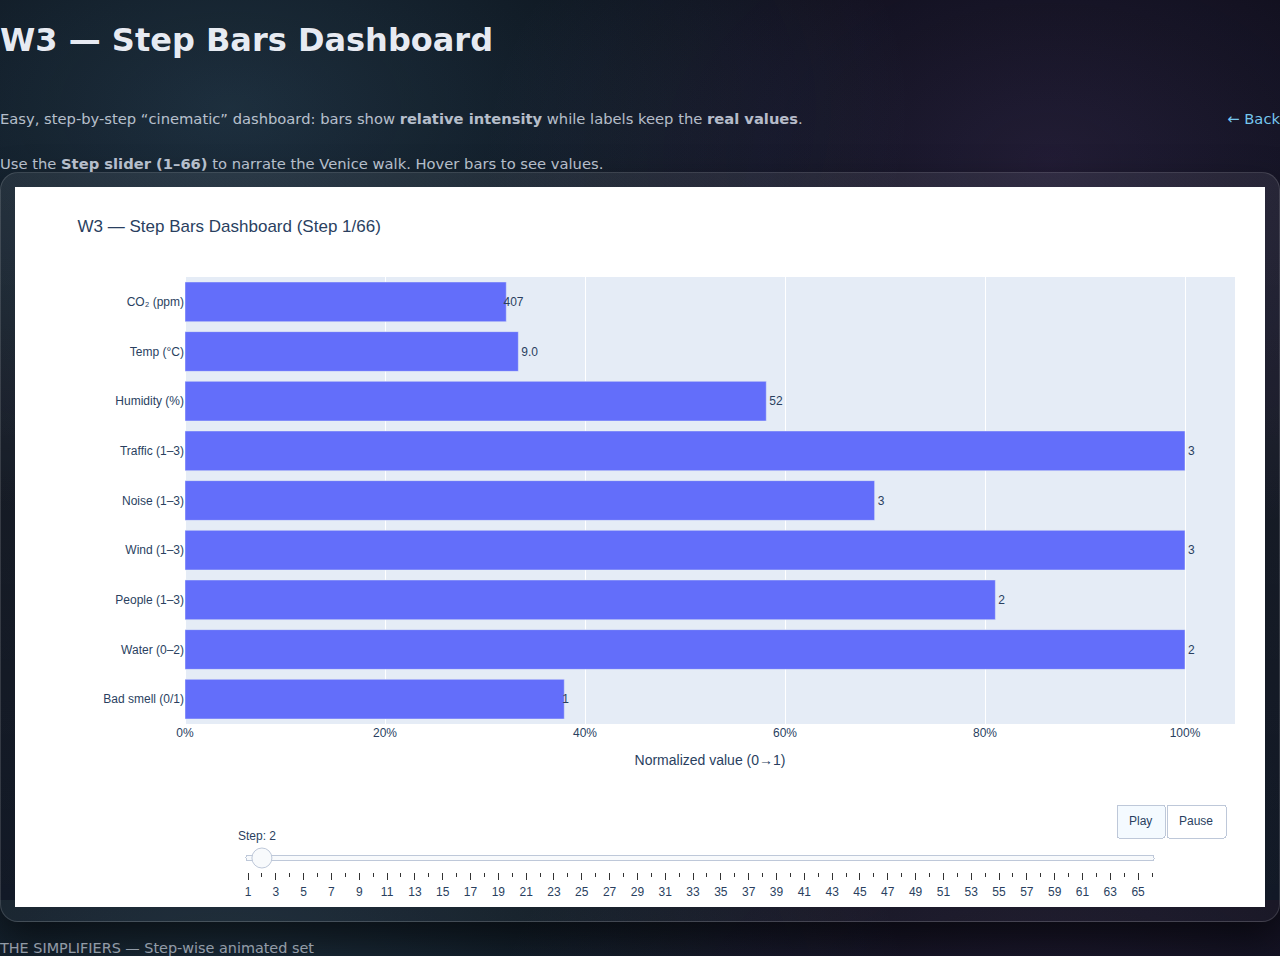
<file: w3_radial_dashboard.html>
<!doctype html>
<html lang="en">
<head>
<meta charset="utf-8"/>
<meta name="viewport" content="width=device-width, initial-scale=1"/>
<title>W3 — Step Bars Dashboard</title>
<link rel="stylesheet" href="assets/style.css"/>
</head>
<body>
<header>
  <h1>W3 — Step Bars Dashboard</h1>
  <p class="sub small">Easy, step-by-step “cinematic” dashboard: bars show <b>relative intensity</b> while labels keep the <b>real values</b>.</p>
  <p class="small"><a href="web/index.html">← Back</a></p>
</header>
<main>
  <div class="notice small">Use the <b>Step slider (1–66)</b> to narrate the Venice walk. Hover bars to see values.</div>
  <div class="card"><div>                        <script type="text/javascript">window.PlotlyConfig = {MathJaxConfig: 'local'};</script>
        <script src="https://cdn.plot.ly/plotly-2.4.1.min.js"></script>                <div id="114f1dd2-8f70-41a0-a88c-bb6e19067cca" class="plotly-graph-div" style="height:720px; width:100%;"></div>            <script type="text/javascript">                                    window.PLOTLYENV=window.PLOTLYENV || {};                                    if (document.getElementById("114f1dd2-8f70-41a0-a88c-bb6e19067cca")) {                    Plotly.newPlot(                        "114f1dd2-8f70-41a0-a88c-bb6e19067cca",                        [{"cliponaxis":false,"hovertemplate":"<b>%{y}</b><br>Normalized: %{x:.2f}<br>Value: %{text}<extra></extra>","orientation":"h","text":["389","9.0","49","3","2","3","3","2","0"],"textposition":"outside","type":"bar","x":[0.1702127659574468,0.3333333333333333,0.5,1.0,0.5,1.0,1.0,1.0,0.0],"y":["CO₂ (ppm)","Temp (°C)","Humidity (%)","Traffic (1–3)","Noise (1–3)","Wind (1–3)","People (1–3)","Water (0–2)","Bad smell (0/1)"]}],                        {"annotations":[{"align":"left","font":{"color":"rgba(255,255,255,0.72)","size":12},"showarrow":false,"text":"Stazione • 13:10:00 • env: Public Area (square, public buildings) • distance: 0.00 km","x":0.0,"xref":"paper","y":1.1,"yref":"paper"}],"height":720,"margin":{"b":95,"l":170,"r":30,"t":90},"sliders":[{"active":0,"currentvalue":{"prefix":"Step: "},"len":0.88,"steps":[{"args":[["1"],{"frame":{"duration":0,"redraw":true},"mode":"immediate","transition":{"duration":0}}],"label":"1","method":"animate"},{"args":[["2"],{"frame":{"duration":0,"redraw":true},"mode":"immediate","transition":{"duration":0}}],"label":"2","method":"animate"},{"args":[["3"],{"frame":{"duration":0,"redraw":true},"mode":"immediate","transition":{"duration":0}}],"label":"3","method":"animate"},{"args":[["4"],{"frame":{"duration":0,"redraw":true},"mode":"immediate","transition":{"duration":0}}],"label":"4","method":"animate"},{"args":[["5"],{"frame":{"duration":0,"redraw":true},"mode":"immediate","transition":{"duration":0}}],"label":"5","method":"animate"},{"args":[["6"],{"frame":{"duration":0,"redraw":true},"mode":"immediate","transition":{"duration":0}}],"label":"6","method":"animate"},{"args":[["7"],{"frame":{"duration":0,"redraw":true},"mode":"immediate","transition":{"duration":0}}],"label":"7","method":"animate"},{"args":[["8"],{"frame":{"duration":0,"redraw":true},"mode":"immediate","transition":{"duration":0}}],"label":"8","method":"animate"},{"args":[["9"],{"frame":{"duration":0,"redraw":true},"mode":"immediate","transition":{"duration":0}}],"label":"9","method":"animate"},{"args":[["10"],{"frame":{"duration":0,"redraw":true},"mode":"immediate","transition":{"duration":0}}],"label":"10","method":"animate"},{"args":[["11"],{"frame":{"duration":0,"redraw":true},"mode":"immediate","transition":{"duration":0}}],"label":"11","method":"animate"},{"args":[["12"],{"frame":{"duration":0,"redraw":true},"mode":"immediate","transition":{"duration":0}}],"label":"12","method":"animate"},{"args":[["13"],{"frame":{"duration":0,"redraw":true},"mode":"immediate","transition":{"duration":0}}],"label":"13","method":"animate"},{"args":[["14"],{"frame":{"duration":0,"redraw":true},"mode":"immediate","transition":{"duration":0}}],"label":"14","method":"animate"},{"args":[["15"],{"frame":{"duration":0,"redraw":true},"mode":"immediate","transition":{"duration":0}}],"label":"15","method":"animate"},{"args":[["16"],{"frame":{"duration":0,"redraw":true},"mode":"immediate","transition":{"duration":0}}],"label":"16","method":"animate"},{"args":[["17"],{"frame":{"duration":0,"redraw":true},"mode":"immediate","transition":{"duration":0}}],"label":"17","method":"animate"},{"args":[["18"],{"frame":{"duration":0,"redraw":true},"mode":"immediate","transition":{"duration":0}}],"label":"18","method":"animate"},{"args":[["19"],{"frame":{"duration":0,"redraw":true},"mode":"immediate","transition":{"duration":0}}],"label":"19","method":"animate"},{"args":[["20"],{"frame":{"duration":0,"redraw":true},"mode":"immediate","transition":{"duration":0}}],"label":"20","method":"animate"},{"args":[["21"],{"frame":{"duration":0,"redraw":true},"mode":"immediate","transition":{"duration":0}}],"label":"21","method":"animate"},{"args":[["22"],{"frame":{"duration":0,"redraw":true},"mode":"immediate","transition":{"duration":0}}],"label":"22","method":"animate"},{"args":[["23"],{"frame":{"duration":0,"redraw":true},"mode":"immediate","transition":{"duration":0}}],"label":"23","method":"animate"},{"args":[["24"],{"frame":{"duration":0,"redraw":true},"mode":"immediate","transition":{"duration":0}}],"label":"24","method":"animate"},{"args":[["25"],{"frame":{"duration":0,"redraw":true},"mode":"immediate","transition":{"duration":0}}],"label":"25","method":"animate"},{"args":[["26"],{"frame":{"duration":0,"redraw":true},"mode":"immediate","transition":{"duration":0}}],"label":"26","method":"animate"},{"args":[["27"],{"frame":{"duration":0,"redraw":true},"mode":"immediate","transition":{"duration":0}}],"label":"27","method":"animate"},{"args":[["28"],{"frame":{"duration":0,"redraw":true},"mode":"immediate","transition":{"duration":0}}],"label":"28","method":"animate"},{"args":[["29"],{"frame":{"duration":0,"redraw":true},"mode":"immediate","transition":{"duration":0}}],"label":"29","method":"animate"},{"args":[["30"],{"frame":{"duration":0,"redraw":true},"mode":"immediate","transition":{"duration":0}}],"label":"30","method":"animate"},{"args":[["31"],{"frame":{"duration":0,"redraw":true},"mode":"immediate","transition":{"duration":0}}],"label":"31","method":"animate"},{"args":[["32"],{"frame":{"duration":0,"redraw":true},"mode":"immediate","transition":{"duration":0}}],"label":"32","method":"animate"},{"args":[["33"],{"frame":{"duration":0,"redraw":true},"mode":"immediate","transition":{"duration":0}}],"label":"33","method":"animate"},{"args":[["34"],{"frame":{"duration":0,"redraw":true},"mode":"immediate","transition":{"duration":0}}],"label":"34","method":"animate"},{"args":[["35"],{"frame":{"duration":0,"redraw":true},"mode":"immediate","transition":{"duration":0}}],"label":"35","method":"animate"},{"args":[["36"],{"frame":{"duration":0,"redraw":true},"mode":"immediate","transition":{"duration":0}}],"label":"36","method":"animate"},{"args":[["37"],{"frame":{"duration":0,"redraw":true},"mode":"immediate","transition":{"duration":0}}],"label":"37","method":"animate"},{"args":[["38"],{"frame":{"duration":0,"redraw":true},"mode":"immediate","transition":{"duration":0}}],"label":"38","method":"animate"},{"args":[["39"],{"frame":{"duration":0,"redraw":true},"mode":"immediate","transition":{"duration":0}}],"label":"39","method":"animate"},{"args":[["40"],{"frame":{"duration":0,"redraw":true},"mode":"immediate","transition":{"duration":0}}],"label":"40","method":"animate"},{"args":[["41"],{"frame":{"duration":0,"redraw":true},"mode":"immediate","transition":{"duration":0}}],"label":"41","method":"animate"},{"args":[["42"],{"frame":{"duration":0,"redraw":true},"mode":"immediate","transition":{"duration":0}}],"label":"42","method":"animate"},{"args":[["43"],{"frame":{"duration":0,"redraw":true},"mode":"immediate","transition":{"duration":0}}],"label":"43","method":"animate"},{"args":[["44"],{"frame":{"duration":0,"redraw":true},"mode":"immediate","transition":{"duration":0}}],"label":"44","method":"animate"},{"args":[["45"],{"frame":{"duration":0,"redraw":true},"mode":"immediate","transition":{"duration":0}}],"label":"45","method":"animate"},{"args":[["46"],{"frame":{"duration":0,"redraw":true},"mode":"immediate","transition":{"duration":0}}],"label":"46","method":"animate"},{"args":[["47"],{"frame":{"duration":0,"redraw":true},"mode":"immediate","transition":{"duration":0}}],"label":"47","method":"animate"},{"args":[["48"],{"frame":{"duration":0,"redraw":true},"mode":"immediate","transition":{"duration":0}}],"label":"48","method":"animate"},{"args":[["49"],{"frame":{"duration":0,"redraw":true},"mode":"immediate","transition":{"duration":0}}],"label":"49","method":"animate"},{"args":[["50"],{"frame":{"duration":0,"redraw":true},"mode":"immediate","transition":{"duration":0}}],"label":"50","method":"animate"},{"args":[["51"],{"frame":{"duration":0,"redraw":true},"mode":"immediate","transition":{"duration":0}}],"label":"51","method":"animate"},{"args":[["52"],{"frame":{"duration":0,"redraw":true},"mode":"immediate","transition":{"duration":0}}],"label":"52","method":"animate"},{"args":[["53"],{"frame":{"duration":0,"redraw":true},"mode":"immediate","transition":{"duration":0}}],"label":"53","method":"animate"},{"args":[["54"],{"frame":{"duration":0,"redraw":true},"mode":"immediate","transition":{"duration":0}}],"label":"54","method":"animate"},{"args":[["55"],{"frame":{"duration":0,"redraw":true},"mode":"immediate","transition":{"duration":0}}],"label":"55","method":"animate"},{"args":[["56"],{"frame":{"duration":0,"redraw":true},"mode":"immediate","transition":{"duration":0}}],"label":"56","method":"animate"},{"args":[["57"],{"frame":{"duration":0,"redraw":true},"mode":"immediate","transition":{"duration":0}}],"label":"57","method":"animate"},{"args":[["58"],{"frame":{"duration":0,"redraw":true},"mode":"immediate","transition":{"duration":0}}],"label":"58","method":"animate"},{"args":[["59"],{"frame":{"duration":0,"redraw":true},"mode":"immediate","transition":{"duration":0}}],"label":"59","method":"animate"},{"args":[["60"],{"frame":{"duration":0,"redraw":true},"mode":"immediate","transition":{"duration":0}}],"label":"60","method":"animate"},{"args":[["61"],{"frame":{"duration":0,"redraw":true},"mode":"immediate","transition":{"duration":0}}],"label":"61","method":"animate"},{"args":[["62"],{"frame":{"duration":0,"redraw":true},"mode":"immediate","transition":{"duration":0}}],"label":"62","method":"animate"},{"args":[["63"],{"frame":{"duration":0,"redraw":true},"mode":"immediate","transition":{"duration":0}}],"label":"63","method":"animate"},{"args":[["64"],{"frame":{"duration":0,"redraw":true},"mode":"immediate","transition":{"duration":0}}],"label":"64","method":"animate"},{"args":[["65"],{"frame":{"duration":0,"redraw":true},"mode":"immediate","transition":{"duration":0}}],"label":"65","method":"animate"},{"args":[["66"],{"frame":{"duration":0,"redraw":true},"mode":"immediate","transition":{"duration":0}}],"label":"66","method":"animate"}],"x":0.05,"y":-0.18}],"template":{"data":{"bar":[{"error_x":{"color":"#2a3f5f"},"error_y":{"color":"#2a3f5f"},"marker":{"line":{"color":"#E5ECF6","width":0.5},"pattern":{"fillmode":"overlay","size":10,"solidity":0.2}},"type":"bar"}],"barpolar":[{"marker":{"line":{"color":"#E5ECF6","width":0.5},"pattern":{"fillmode":"overlay","size":10,"solidity":0.2}},"type":"barpolar"}],"carpet":[{"aaxis":{"endlinecolor":"#2a3f5f","gridcolor":"white","linecolor":"white","minorgridcolor":"white","startlinecolor":"#2a3f5f"},"baxis":{"endlinecolor":"#2a3f5f","gridcolor":"white","linecolor":"white","minorgridcolor":"white","startlinecolor":"#2a3f5f"},"type":"carpet"}],"choropleth":[{"colorbar":{"outlinewidth":0,"ticks":""},"type":"choropleth"}],"contour":[{"colorbar":{"outlinewidth":0,"ticks":""},"colorscale":[[0.0,"#0d0887"],[0.1111111111111111,"#46039f"],[0.2222222222222222,"#7201a8"],[0.3333333333333333,"#9c179e"],[0.4444444444444444,"#bd3786"],[0.5555555555555556,"#d8576b"],[0.6666666666666666,"#ed7953"],[0.7777777777777778,"#fb9f3a"],[0.8888888888888888,"#fdca26"],[1.0,"#f0f921"]],"type":"contour"}],"contourcarpet":[{"colorbar":{"outlinewidth":0,"ticks":""},"type":"contourcarpet"}],"heatmap":[{"colorbar":{"outlinewidth":0,"ticks":""},"colorscale":[[0.0,"#0d0887"],[0.1111111111111111,"#46039f"],[0.2222222222222222,"#7201a8"],[0.3333333333333333,"#9c179e"],[0.4444444444444444,"#bd3786"],[0.5555555555555556,"#d8576b"],[0.6666666666666666,"#ed7953"],[0.7777777777777778,"#fb9f3a"],[0.8888888888888888,"#fdca26"],[1.0,"#f0f921"]],"type":"heatmap"}],"heatmapgl":[{"colorbar":{"outlinewidth":0,"ticks":""},"colorscale":[[0.0,"#0d0887"],[0.1111111111111111,"#46039f"],[0.2222222222222222,"#7201a8"],[0.3333333333333333,"#9c179e"],[0.4444444444444444,"#bd3786"],[0.5555555555555556,"#d8576b"],[0.6666666666666666,"#ed7953"],[0.7777777777777778,"#fb9f3a"],[0.8888888888888888,"#fdca26"],[1.0,"#f0f921"]],"type":"heatmapgl"}],"histogram":[{"marker":{"pattern":{"fillmode":"overlay","size":10,"solidity":0.2}},"type":"histogram"}],"histogram2d":[{"colorbar":{"outlinewidth":0,"ticks":""},"colorscale":[[0.0,"#0d0887"],[0.1111111111111111,"#46039f"],[0.2222222222222222,"#7201a8"],[0.3333333333333333,"#9c179e"],[0.4444444444444444,"#bd3786"],[0.5555555555555556,"#d8576b"],[0.6666666666666666,"#ed7953"],[0.7777777777777778,"#fb9f3a"],[0.8888888888888888,"#fdca26"],[1.0,"#f0f921"]],"type":"histogram2d"}],"histogram2dcontour":[{"colorbar":{"outlinewidth":0,"ticks":""},"colorscale":[[0.0,"#0d0887"],[0.1111111111111111,"#46039f"],[0.2222222222222222,"#7201a8"],[0.3333333333333333,"#9c179e"],[0.4444444444444444,"#bd3786"],[0.5555555555555556,"#d8576b"],[0.6666666666666666,"#ed7953"],[0.7777777777777778,"#fb9f3a"],[0.8888888888888888,"#fdca26"],[1.0,"#f0f921"]],"type":"histogram2dcontour"}],"mesh3d":[{"colorbar":{"outlinewidth":0,"ticks":""},"type":"mesh3d"}],"parcoords":[{"line":{"colorbar":{"outlinewidth":0,"ticks":""}},"type":"parcoords"}],"pie":[{"automargin":true,"type":"pie"}],"scatter":[{"marker":{"colorbar":{"outlinewidth":0,"ticks":""}},"type":"scatter"}],"scatter3d":[{"line":{"colorbar":{"outlinewidth":0,"ticks":""}},"marker":{"colorbar":{"outlinewidth":0,"ticks":""}},"type":"scatter3d"}],"scattercarpet":[{"marker":{"colorbar":{"outlinewidth":0,"ticks":""}},"type":"scattercarpet"}],"scattergeo":[{"marker":{"colorbar":{"outlinewidth":0,"ticks":""}},"type":"scattergeo"}],"scattergl":[{"marker":{"colorbar":{"outlinewidth":0,"ticks":""}},"type":"scattergl"}],"scattermapbox":[{"marker":{"colorbar":{"outlinewidth":0,"ticks":""}},"type":"scattermapbox"}],"scatterpolar":[{"marker":{"colorbar":{"outlinewidth":0,"ticks":""}},"type":"scatterpolar"}],"scatterpolargl":[{"marker":{"colorbar":{"outlinewidth":0,"ticks":""}},"type":"scatterpolargl"}],"scatterternary":[{"marker":{"colorbar":{"outlinewidth":0,"ticks":""}},"type":"scatterternary"}],"surface":[{"colorbar":{"outlinewidth":0,"ticks":""},"colorscale":[[0.0,"#0d0887"],[0.1111111111111111,"#46039f"],[0.2222222222222222,"#7201a8"],[0.3333333333333333,"#9c179e"],[0.4444444444444444,"#bd3786"],[0.5555555555555556,"#d8576b"],[0.6666666666666666,"#ed7953"],[0.7777777777777778,"#fb9f3a"],[0.8888888888888888,"#fdca26"],[1.0,"#f0f921"]],"type":"surface"}],"table":[{"cells":{"fill":{"color":"#EBF0F8"},"line":{"color":"white"}},"header":{"fill":{"color":"#C8D4E3"},"line":{"color":"white"}},"type":"table"}]},"layout":{"annotationdefaults":{"arrowcolor":"#2a3f5f","arrowhead":0,"arrowwidth":1},"autotypenumbers":"strict","coloraxis":{"colorbar":{"outlinewidth":0,"ticks":""}},"colorscale":{"diverging":[[0,"#8e0152"],[0.1,"#c51b7d"],[0.2,"#de77ae"],[0.3,"#f1b6da"],[0.4,"#fde0ef"],[0.5,"#f7f7f7"],[0.6,"#e6f5d0"],[0.7,"#b8e186"],[0.8,"#7fbc41"],[0.9,"#4d9221"],[1,"#276419"]],"sequential":[[0.0,"#0d0887"],[0.1111111111111111,"#46039f"],[0.2222222222222222,"#7201a8"],[0.3333333333333333,"#9c179e"],[0.4444444444444444,"#bd3786"],[0.5555555555555556,"#d8576b"],[0.6666666666666666,"#ed7953"],[0.7777777777777778,"#fb9f3a"],[0.8888888888888888,"#fdca26"],[1.0,"#f0f921"]],"sequentialminus":[[0.0,"#0d0887"],[0.1111111111111111,"#46039f"],[0.2222222222222222,"#7201a8"],[0.3333333333333333,"#9c179e"],[0.4444444444444444,"#bd3786"],[0.5555555555555556,"#d8576b"],[0.6666666666666666,"#ed7953"],[0.7777777777777778,"#fb9f3a"],[0.8888888888888888,"#fdca26"],[1.0,"#f0f921"]]},"colorway":["#636efa","#EF553B","#00cc96","#ab63fa","#FFA15A","#19d3f3","#FF6692","#B6E880","#FF97FF","#FECB52"],"font":{"color":"#2a3f5f"},"geo":{"bgcolor":"white","lakecolor":"white","landcolor":"#E5ECF6","showlakes":true,"showland":true,"subunitcolor":"white"},"hoverlabel":{"align":"left"},"hovermode":"closest","mapbox":{"style":"light"},"paper_bgcolor":"white","plot_bgcolor":"#E5ECF6","polar":{"angularaxis":{"gridcolor":"white","linecolor":"white","ticks":""},"bgcolor":"#E5ECF6","radialaxis":{"gridcolor":"white","linecolor":"white","ticks":""}},"scene":{"xaxis":{"backgroundcolor":"#E5ECF6","gridcolor":"white","gridwidth":2,"linecolor":"white","showbackground":true,"ticks":"","zerolinecolor":"white"},"yaxis":{"backgroundcolor":"#E5ECF6","gridcolor":"white","gridwidth":2,"linecolor":"white","showbackground":true,"ticks":"","zerolinecolor":"white"},"zaxis":{"backgroundcolor":"#E5ECF6","gridcolor":"white","gridwidth":2,"linecolor":"white","showbackground":true,"ticks":"","zerolinecolor":"white"}},"shapedefaults":{"line":{"color":"#2a3f5f"}},"ternary":{"aaxis":{"gridcolor":"white","linecolor":"white","ticks":""},"baxis":{"gridcolor":"white","linecolor":"white","ticks":""},"bgcolor":"#E5ECF6","caxis":{"gridcolor":"white","linecolor":"white","ticks":""}},"title":{"x":0.05},"xaxis":{"automargin":true,"gridcolor":"white","linecolor":"white","ticks":"","title":{"standoff":15},"zerolinecolor":"white","zerolinewidth":2},"yaxis":{"automargin":true,"gridcolor":"white","linecolor":"white","ticks":"","title":{"standoff":15},"zerolinecolor":"white","zerolinewidth":2}}},"title":{"text":"W3 — Step Bars Dashboard (Step 1/66)"},"updatemenus":[{"buttons":[{"args":[null,{"frame":{"duration":260,"redraw":true},"fromcurrent":true,"transition":{"duration":120}}],"label":"Play","method":"animate"},{"args":[[null],{"frame":{"duration":0,"redraw":false},"mode":"immediate","transition":{"duration":0}}],"label":"Pause","method":"animate"}],"direction":"left","type":"buttons","x":0.99,"xanchor":"right","y":-0.18,"yanchor":"top"}],"xaxis":{"range":[0,1.05],"tickformat":".0%","title":{"text":"Normalized value (0→1)"}},"yaxis":{"autorange":"reversed","title":{"text":""}}},                        {"responsive": true}                    ).then(function(){
                            Plotly.addFrames('114f1dd2-8f70-41a0-a88c-bb6e19067cca', [{"data":[{"cliponaxis":false,"orientation":"h","text":["389","9.0","49","3","2","3","3","2","0"],"textposition":"outside","type":"bar","x":[0.1702127659574468,0.3333333333333333,0.5,1.0,0.5,1.0,1.0,1.0,0.0],"y":["CO₂ (ppm)","Temp (°C)","Humidity (%)","Traffic (1–3)","Noise (1–3)","Wind (1–3)","People (1–3)","Water (0–2)","Bad smell (0/1)"]}],"layout":{"annotations":[{"align":"left","font":{"color":"rgba(255,255,255,0.72)","size":12},"showarrow":false,"text":"Stazione • 13:10:00 • env: Public Area (square, public buildings) • distance: 0.00 km","x":0.0,"xref":"paper","y":1.1,"yref":"paper"}],"title":{"text":"W3 — Step Bars Dashboard (Step 1/66)"}},"name":"1"},{"data":[{"cliponaxis":false,"orientation":"h","text":["407","9.0","52","3","3","3","2","2","1"],"textposition":"outside","type":"bar","x":[0.5531914893617021,0.3333333333333333,0.7142857142857143,1.0,1.0,1.0,0.5,1.0,1.0],"y":["CO₂ (ppm)","Temp (°C)","Humidity (%)","Traffic (1–3)","Noise (1–3)","Wind (1–3)","People (1–3)","Water (0–2)","Bad smell (0/1)"]}],"layout":{"annotations":[{"align":"left","font":{"color":"rgba(255,255,255,0.72)","size":12},"showarrow":false,"text":"Regione Veneto Palace • 13:13:00 • env: Public Area (square, public buildings) • distance: 0.10 km","x":0.0,"xref":"paper","y":1.1,"yref":"paper"}],"title":{"text":"W3 — Step Bars Dashboard (Step 2/66)"}},"name":"2"},{"data":[{"cliponaxis":false,"orientation":"h","text":["399","11.0","47","2","2","3","2","1","0"],"textposition":"outside","type":"bar","x":[0.3829787234042553,0.6666666666666666,0.35714285714285715,0.5,0.5,1.0,0.5,0.5,0.0],"y":["CO₂ (ppm)","Temp (°C)","Humidity (%)","Traffic (1–3)","Noise (1–3)","Wind (1–3)","People (1–3)","Water (0–2)","Bad smell (0/1)"]}],"layout":{"annotations":[{"align":"left","font":{"color":"rgba(255,255,255,0.72)","size":12},"showarrow":false,"text":"Canal • 13:16:00 • env: Public Area (square, public buildings) • distance: 0.20 km","x":0.0,"xref":"paper","y":1.1,"yref":"paper"}],"title":{"text":"W3 — Step Bars Dashboard (Step 3/66)"}},"name":"3"},{"data":[{"cliponaxis":false,"orientation":"h","text":["397","10.0","47","2","2","3","3","1","0"],"textposition":"outside","type":"bar","x":[0.3404255319148936,0.5,0.35714285714285715,0.5,0.5,1.0,1.0,0.5,0.0],"y":["CO₂ (ppm)","Temp (°C)","Humidity (%)","Traffic (1–3)","Noise (1–3)","Wind (1–3)","People (1–3)","Water (0–2)","Bad smell (0/1)"]}],"layout":{"annotations":[{"align":"left","font":{"color":"rgba(255,255,255,0.72)","size":12},"showarrow":false,"text":"Calatrava bridge • 13:17:00 • env: Public Area (square, public buildings) • distance: 0.30 km","x":0.0,"xref":"paper","y":1.1,"yref":"paper"}],"title":{"text":"W3 — Step Bars Dashboard (Step 4/66)"}},"name":"4"},{"data":[{"cliponaxis":false,"orientation":"h","text":["409","10.0","48","3","3","2","2","0","1"],"textposition":"outside","type":"bar","x":[0.5957446808510638,0.5,0.42857142857142855,1.0,1.0,0.5,0.5,0.0,1.0],"y":["CO₂ (ppm)","Temp (°C)","Humidity (%)","Traffic (1–3)","Noise (1–3)","Wind (1–3)","People (1–3)","Water (0–2)","Bad smell (0/1)"]}],"layout":{"annotations":[{"align":"left","font":{"color":"rgba(255,255,255,0.72)","size":12},"showarrow":false,"text":"Bus Station • 13:19:00 • env: Public Area (square, public buildings) • distance: 0.40 km","x":0.0,"xref":"paper","y":1.1,"yref":"paper"}],"title":{"text":"W3 — Step Bars Dashboard (Step 5/66)"}},"name":"5"},{"data":[{"cliponaxis":false,"orientation":"h","text":["388","10.0","48","2","2","2","1","0","1"],"textposition":"outside","type":"bar","x":[0.14893617021276595,0.5,0.42857142857142855,0.5,0.5,0.5,0.0,0.0,1.0],"y":["CO₂ (ppm)","Temp (°C)","Humidity (%)","Traffic (1–3)","Noise (1–3)","Wind (1–3)","People (1–3)","Water (0–2)","Bad smell (0/1)"]}],"layout":{"annotations":[{"align":"left","font":{"color":"rgba(255,255,255,0.72)","size":12},"showarrow":false,"text":"Car garage • 13:23:00 • env: Unknown • distance: 1.00 km","x":0.0,"xref":"paper","y":1.1,"yref":"paper"}],"title":{"text":"W3 — Step Bars Dashboard (Step 6/66)"}},"name":"6"},{"data":[{"cliponaxis":false,"orientation":"h","text":["387","11.0","49","2","2","1","2","1","0"],"textposition":"outside","type":"bar","x":[0.1276595744680851,0.6666666666666666,0.5,0.5,0.5,0.0,0.5,0.5,0.0],"y":["CO₂ (ppm)","Temp (°C)","Humidity (%)","Traffic (1–3)","Noise (1–3)","Wind (1–3)","People (1–3)","Water (0–2)","Bad smell (0/1)"]}],"layout":{"annotations":[{"align":"left","font":{"color":"rgba(255,255,255,0.72)","size":12},"showarrow":false,"text":"Toilets • 13:26:00 • env: Public Area (square, public buildings) • distance: 1.10 km","x":0.0,"xref":"paper","y":1.1,"yref":"paper"}],"title":{"text":"W3 — Step Bars Dashboard (Step 7/66)"}},"name":"7"},{"data":[{"cliponaxis":false,"orientation":"h","text":["408","11.0","46","2","3","2","2","2","1"],"textposition":"outside","type":"bar","x":[0.574468085106383,0.6666666666666666,0.2857142857142857,0.5,1.0,0.5,0.5,1.0,1.0],"y":["CO₂ (ppm)","Temp (°C)","Humidity (%)","Traffic (1–3)","Noise (1–3)","Wind (1–3)","People (1–3)","Water (0–2)","Bad smell (0/1)"]}],"layout":{"annotations":[{"align":"left","font":{"color":"rgba(255,255,255,0.72)","size":12},"showarrow":false,"text":"Canal • 13:28:00 • env: Public Area (square, public buildings) • distance: 1.20 km","x":0.0,"xref":"paper","y":1.1,"yref":"paper"}],"title":{"text":"W3 — Step Bars Dashboard (Step 8/66)"}},"name":"8"},{"data":[{"cliponaxis":false,"orientation":"h","text":["404","9.0","50","1","1","3","2","2","0"],"textposition":"outside","type":"bar","x":[0.48936170212765956,0.3333333333333333,0.5714285714285714,0.0,0.0,1.0,0.5,1.0,0.0],"y":["CO₂ (ppm)","Temp (°C)","Humidity (%)","Traffic (1–3)","Noise (1–3)","Wind (1–3)","People (1–3)","Water (0–2)","Bad smell (0/1)"]}],"layout":{"annotations":[{"align":"left","font":{"color":"rgba(255,255,255,0.72)","size":12},"showarrow":false,"text":"Rio Terà dei Pensieri • 13:30:00 • env: Residential area (houses) • distance: 2.00 km","x":0.0,"xref":"paper","y":1.1,"yref":"paper"}],"title":{"text":"W3 — Step Bars Dashboard (Step 9/66)"}},"name":"9"},{"data":[{"cliponaxis":false,"orientation":"h","text":["393","8.0","52","1","2","1","1","1","0"],"textposition":"outside","type":"bar","x":[0.2553191489361702,0.16666666666666666,0.7142857142857143,0.0,0.5,0.0,0.0,0.5,0.0],"y":["CO₂ (ppm)","Temp (°C)","Humidity (%)","Traffic (1–3)","Noise (1–3)","Wind (1–3)","People (1–3)","Water (0–2)","Bad smell (0/1)"]}],"layout":{"annotations":[{"align":"left","font":{"color":"rgba(255,255,255,0.72)","size":12},"showarrow":false,"text":"Fondamenta Rizzi • 13:33:00 • env: Residential area (houses) • distance: 2.10 km","x":0.0,"xref":"paper","y":1.1,"yref":"paper"}],"title":{"text":"W3 — Step Bars Dashboard (Step 10/66)"}},"name":"10"},{"data":[{"cliponaxis":false,"orientation":"h","text":["386","9.0","50","1","1","2","1","0","0"],"textposition":"outside","type":"bar","x":[0.10638297872340426,0.3333333333333333,0.5714285714285714,0.0,0.0,0.5,0.0,0.0,0.0],"y":["CO₂ (ppm)","Temp (°C)","Humidity (%)","Traffic (1–3)","Noise (1–3)","Wind (1–3)","People (1–3)","Water (0–2)","Bad smell (0/1)"]}],"layout":{"annotations":[{"align":"left","font":{"color":"rgba(255,255,255,0.72)","size":12},"showarrow":false,"text":"Campazzo S. Sebastian • 13:51:00 • env: Public Area (square, public buildings) • distance: 2.10 km","x":0.0,"xref":"paper","y":1.1,"yref":"paper"}],"title":{"text":"W3 — Step Bars Dashboard (Step 11/66)"}},"name":"11"},{"data":[{"cliponaxis":false,"orientation":"h","text":["392","8.0","52","1","1","1","1","2","0"],"textposition":"outside","type":"bar","x":[0.23404255319148937,0.16666666666666666,0.7142857142857143,0.0,0.0,0.0,0.0,1.0,0.0],"y":["CO₂ (ppm)","Temp (°C)","Humidity (%)","Traffic (1–3)","Noise (1–3)","Wind (1–3)","People (1–3)","Water (0–2)","Bad smell (0/1)"]}],"layout":{"annotations":[{"align":"left","font":{"color":"rgba(255,255,255,0.72)","size":12},"showarrow":false,"text":"Corte S. Marco • 13:35:00 • env: Residential area (houses) • distance: 2.20 km","x":0.0,"xref":"paper","y":1.1,"yref":"paper"}],"title":{"text":"W3 — Step Bars Dashboard (Step 12/66)"}},"name":"12"},{"data":[{"cliponaxis":false,"orientation":"h","text":["399","8.0","54","1","2","2","1","2","0"],"textposition":"outside","type":"bar","x":[0.3829787234042553,0.16666666666666666,0.8571428571428571,0.0,0.5,0.5,0.0,1.0,0.0],"y":["CO₂ (ppm)","Temp (°C)","Humidity (%)","Traffic (1–3)","Noise (1–3)","Wind (1–3)","People (1–3)","Water (0–2)","Bad smell (0/1)"]}],"layout":{"annotations":[{"align":"left","font":{"color":"rgba(255,255,255,0.72)","size":12},"showarrow":false,"text":"Ponte Rosso • 13:38:00 • env: University Area (university buildings) • distance: 2.30 km","x":0.0,"xref":"paper","y":1.1,"yref":"paper"}],"title":{"text":"W3 — Step Bars Dashboard (Step 13/66)"}},"name":"13"},{"data":[{"cliponaxis":false,"orientation":"h","text":["393","9.0","52","1","1","1","1","2","0"],"textposition":"outside","type":"bar","x":[0.2553191489361702,0.3333333333333333,0.7142857142857143,0.0,0.0,0.0,0.0,1.0,0.0],"y":["CO₂ (ppm)","Temp (°C)","Humidity (%)","Traffic (1–3)","Noise (1–3)","Wind (1–3)","People (1–3)","Water (0–2)","Bad smell (0/1)"]}],"layout":{"annotations":[{"align":"left","font":{"color":"rgba(255,255,255,0.72)","size":12},"showarrow":false,"text":"Fondamenta Rossa • 13:40:00 • env: Residential area (houses) • distance: 2.40 km","x":0.0,"xref":"paper","y":1.1,"yref":"paper"}],"title":{"text":"W3 — Step Bars Dashboard (Step 14/66)"}},"name":"14"},{"data":[{"cliponaxis":false,"orientation":"h","text":["381","10.0","51","2","1","2","1","1","1"],"textposition":"outside","type":"bar","x":[0.0,0.5,0.6428571428571429,0.5,0.0,0.5,0.0,0.5,1.0],"y":["CO₂ (ppm)","Temp (°C)","Humidity (%)","Traffic (1–3)","Noise (1–3)","Wind (1–3)","People (1–3)","Water (0–2)","Bad smell (0/1)"]}],"layout":{"annotations":[{"align":"left","font":{"color":"rgba(255,255,255,0.72)","size":12},"showarrow":false,"text":"Fondamenta Foscarini • 13:41:00 • env: University Area (university buildings) • distance: 2.50 km","x":0.0,"xref":"paper","y":1.1,"yref":"paper"}],"title":{"text":"W3 — Step Bars Dashboard (Step 15/66)"}},"name":"15"},{"data":[{"cliponaxis":false,"orientation":"h","text":["395","9.0","50","1","1","2","1","2","0"],"textposition":"outside","type":"bar","x":[0.2978723404255319,0.3333333333333333,0.5714285714285714,0.0,0.0,0.5,0.0,1.0,0.0],"y":["CO₂ (ppm)","Temp (°C)","Humidity (%)","Traffic (1–3)","Noise (1–3)","Wind (1–3)","People (1–3)","Water (0–2)","Bad smell (0/1)"]}],"layout":{"annotations":[{"align":"left","font":{"color":"rgba(255,255,255,0.72)","size":12},"showarrow":false,"text":"Ponte del Socorso • 13:43:00 • env: University Area (university buildings) • distance: 2.60 km","x":0.0,"xref":"paper","y":1.1,"yref":"paper"}],"title":{"text":"W3 — Step Bars Dashboard (Step 16/66)"}},"name":"16"},{"data":[{"cliponaxis":false,"orientation":"h","text":["387","10.0","50","2","2","2","1","1","0"],"textposition":"outside","type":"bar","x":[0.1276595744680851,0.5,0.5714285714285714,0.5,0.5,0.5,0.0,0.5,0.0],"y":["CO₂ (ppm)","Temp (°C)","Humidity (%)","Traffic (1–3)","Noise (1–3)","Wind (1–3)","People (1–3)","Water (0–2)","Bad smell (0/1)"]}],"layout":{"annotations":[{"align":"left","font":{"color":"rgba(255,255,255,0.72)","size":12},"showarrow":false,"text":"Ponte de la Madalena • 13:45:00 • env: University Area (university buildings) • distance: 2.70 km","x":0.0,"xref":"paper","y":1.1,"yref":"paper"}],"title":{"text":"W3 — Step Bars Dashboard (Step 17/66)"}},"name":"17"},{"data":[{"cliponaxis":false,"orientation":"h","text":["392","10.0","51","1","1","3","1","2","0"],"textposition":"outside","type":"bar","x":[0.23404255319148937,0.5,0.6428571428571429,0.0,0.0,1.0,0.0,1.0,0.0],"y":["CO₂ (ppm)","Temp (°C)","Humidity (%)","Traffic (1–3)","Noise (1–3)","Wind (1–3)","People (1–3)","Water (0–2)","Bad smell (0/1)"]}],"layout":{"annotations":[{"align":"left","font":{"color":"rgba(255,255,255,0.72)","size":12},"showarrow":false,"text":"Calle dei Vechi • 13:47:00 • env: Residential area (houses) • distance: 2.80 km","x":0.0,"xref":"paper","y":1.1,"yref":"paper"}],"title":{"text":"W3 — Step Bars Dashboard (Step 18/66)"}},"name":"18"},{"data":[{"cliponaxis":false,"orientation":"h","text":["388","9.0","50","1","2","1","1","2","0"],"textposition":"outside","type":"bar","x":[0.14893617021276595,0.3333333333333333,0.5714285714285714,0.0,0.5,0.0,0.0,1.0,0.0],"y":["CO₂ (ppm)","Temp (°C)","Humidity (%)","Traffic (1–3)","Noise (1–3)","Wind (1–3)","People (1–3)","Water (0–2)","Bad smell (0/1)"]}],"layout":{"annotations":[{"align":"left","font":{"color":"rgba(255,255,255,0.72)","size":12},"showarrow":false,"text":"San Trovaso • 13:49:00 • env: Public Area (square, public buildings) • distance: 2.90 km","x":0.0,"xref":"paper","y":1.1,"yref":"paper"}],"title":{"text":"W3 — Step Bars Dashboard (Step 19/66)"}},"name":"19"},{"data":[{"cliponaxis":false,"orientation":"h","text":["410","9.0","52","1","1","1","1","1","0"],"textposition":"outside","type":"bar","x":[0.6170212765957447,0.3333333333333333,0.7142857142857143,0.0,0.0,0.0,0.0,0.5,0.0],"y":["CO₂ (ppm)","Temp (°C)","Humidity (%)","Traffic (1–3)","Noise (1–3)","Wind (1–3)","People (1–3)","Water (0–2)","Bad smell (0/1)"]}],"layout":{"annotations":[{"align":"left","font":{"color":"rgba(255,255,255,0.72)","size":12},"showarrow":false,"text":"Campo Anzolo Rafael • 13:53:00 • env: Commercial Area (shops, hotels) • distance: 3.00 km","x":0.0,"xref":"paper","y":1.1,"yref":"paper"}],"title":{"text":"W3 — Step Bars Dashboard (Step 20/66)"}},"name":"20"},{"data":[{"cliponaxis":false,"orientation":"h","text":["401","8.0","52","1","1","3","1","2","0"],"textposition":"outside","type":"bar","x":[0.425531914893617,0.16666666666666666,0.7142857142857143,0.0,0.0,1.0,0.0,1.0,0.0],"y":["CO₂ (ppm)","Temp (°C)","Humidity (%)","Traffic (1–3)","Noise (1–3)","Wind (1–3)","People (1–3)","Water (0–2)","Bad smell (0/1)"]}],"layout":{"annotations":[{"align":"left","font":{"color":"rgba(255,255,255,0.72)","size":12},"showarrow":false,"text":"Fondamenta Barbarigo • 13:54:00 • env: Residential area (houses) • distance: 3.10 km","x":0.0,"xref":"paper","y":1.1,"yref":"paper"}],"title":{"text":"W3 — Step Bars Dashboard (Step 21/66)"}},"name":"21"},{"data":[{"cliponaxis":false,"orientation":"h","text":["400","9.0","52","1","1","3","1","2","0"],"textposition":"outside","type":"bar","x":[0.40425531914893614,0.3333333333333333,0.7142857142857143,0.0,0.0,1.0,0.0,1.0,0.0],"y":["CO₂ (ppm)","Temp (°C)","Humidity (%)","Traffic (1–3)","Noise (1–3)","Wind (1–3)","People (1–3)","Water (0–2)","Bad smell (0/1)"]}],"layout":{"annotations":[{"align":"left","font":{"color":"rgba(255,255,255,0.72)","size":12},"showarrow":false,"text":"Fondamenta Rielo • 13:57:00 • env: Public Area (square, public buildings) • distance: 3.20 km","x":0.0,"xref":"paper","y":1.1,"yref":"paper"}],"title":{"text":"W3 — Step Bars Dashboard (Step 22/66)"}},"name":"22"},{"data":[{"cliponaxis":false,"orientation":"h","text":["397","9.0","49","1","1","2","1","2","0"],"textposition":"outside","type":"bar","x":[0.3404255319148936,0.3333333333333333,0.5,0.0,0.0,0.5,0.0,1.0,0.0],"y":["CO₂ (ppm)","Temp (°C)","Humidity (%)","Traffic (1–3)","Noise (1–3)","Wind (1–3)","People (1–3)","Water (0–2)","Bad smell (0/1)"]}],"layout":{"annotations":[{"align":"left","font":{"color":"rgba(255,255,255,0.72)","size":12},"showarrow":false,"text":"Fondamenta Tron • 13:59:00 • env: Commercial Area (shops, hotels) • distance: 3.30 km","x":0.0,"xref":"paper","y":1.1,"yref":"paper"}],"title":{"text":"W3 — Step Bars Dashboard (Step 23/66)"}},"name":"23"},{"data":[{"cliponaxis":false,"orientation":"h","text":["390","9.0","50","1","1","2","1","1","0"],"textposition":"outside","type":"bar","x":[0.19148936170212766,0.3333333333333333,0.5714285714285714,0.0,0.0,0.5,0.0,0.5,0.0],"y":["CO₂ (ppm)","Temp (°C)","Humidity (%)","Traffic (1–3)","Noise (1–3)","Wind (1–3)","People (1–3)","Water (0–2)","Bad smell (0/1)"]}],"layout":{"annotations":[{"align":"left","font":{"color":"rgba(255,255,255,0.72)","size":12},"showarrow":false,"text":"S. Nicolo Mendicoli • 14:01:00 • env: Public Area (square, public buildings) • distance: 4.00 km","x":0.0,"xref":"paper","y":1.1,"yref":"paper"}],"title":{"text":"W3 — Step Bars Dashboard (Step 24/66)"}},"name":"24"},{"data":[{"cliponaxis":false,"orientation":"h","text":["413","8.0","52","1","1","1","1","1","0"],"textposition":"outside","type":"bar","x":[0.6808510638297872,0.16666666666666666,0.7142857142857143,0.0,0.0,0.0,0.0,0.5,0.0],"y":["CO₂ (ppm)","Temp (°C)","Humidity (%)","Traffic (1–3)","Noise (1–3)","Wind (1–3)","People (1–3)","Water (0–2)","Bad smell (0/1)"]}],"layout":{"annotations":[{"align":"left","font":{"color":"rgba(255,255,255,0.72)","size":12},"showarrow":false,"text":"Ponte delle Terese • 14:05:00 • env: Residential area (houses) • distance: 4.10 km","x":0.0,"xref":"paper","y":1.1,"yref":"paper"}],"title":{"text":"W3 — Step Bars Dashboard (Step 25/66)"}},"name":"25"},{"data":[{"cliponaxis":false,"orientation":"h","text":["408","8.0","51","1","1","2","1","2","0"],"textposition":"outside","type":"bar","x":[0.574468085106383,0.16666666666666666,0.6428571428571429,0.0,0.0,0.5,0.0,1.0,0.0],"y":["CO₂ (ppm)","Temp (°C)","Humidity (%)","Traffic (1–3)","Noise (1–3)","Wind (1–3)","People (1–3)","Water (0–2)","Bad smell (0/1)"]}],"layout":{"annotations":[{"align":"left","font":{"color":"rgba(255,255,255,0.72)","size":12},"showarrow":false,"text":"Fondamenta de la Rugheta • 14:06:00 • env: Residential area (houses) • distance: 4.20 km","x":0.0,"xref":"paper","y":1.1,"yref":"paper"}],"title":{"text":"W3 — Step Bars Dashboard (Step 26/66)"}},"name":"26"},{"data":[{"cliponaxis":false,"orientation":"h","text":["399","8.0","52","1","1","3","1","0","0"],"textposition":"outside","type":"bar","x":[0.3829787234042553,0.16666666666666666,0.7142857142857143,0.0,0.0,1.0,0.0,0.0,0.0],"y":["CO₂ (ppm)","Temp (°C)","Humidity (%)","Traffic (1–3)","Noise (1–3)","Wind (1–3)","People (1–3)","Water (0–2)","Bad smell (0/1)"]}],"layout":{"annotations":[{"align":"left","font":{"color":"rgba(255,255,255,0.72)","size":12},"showarrow":false,"text":"Campo de Sechi • 14:08:00 • env: Green Area (gardens, park) • distance: 4.30 km","x":0.0,"xref":"paper","y":1.1,"yref":"paper"}],"title":{"text":"W3 — Step Bars Dashboard (Step 27/66)"}},"name":"27"},{"data":[{"cliponaxis":false,"orientation":"h","text":["396","8.0","52","1","1","2","1","0","0"],"textposition":"outside","type":"bar","x":[0.3191489361702128,0.16666666666666666,0.7142857142857143,0.0,0.0,0.5,0.0,0.0,0.0],"y":["CO₂ (ppm)","Temp (°C)","Humidity (%)","Traffic (1–3)","Noise (1–3)","Wind (1–3)","People (1–3)","Water (0–2)","Bad smell (0/1)"]}],"layout":{"annotations":[{"align":"left","font":{"color":"rgba(255,255,255,0.72)","size":12},"showarrow":false,"text":"Teatro S. Marta • 14:10:00 • env: University Area (university buildings) • distance: 4.40 km","x":0.0,"xref":"paper","y":1.1,"yref":"paper"}],"title":{"text":"W3 — Step Bars Dashboard (Step 28/66)"}},"name":"28"},{"data":[{"cliponaxis":false,"orientation":"h","text":["402","8.0","51","1","1","3","1","0","0"],"textposition":"outside","type":"bar","x":[0.44680851063829785,0.16666666666666666,0.6428571428571429,0.0,0.0,1.0,0.0,0.0,0.0],"y":["CO₂ (ppm)","Temp (°C)","Humidity (%)","Traffic (1–3)","Noise (1–3)","Wind (1–3)","People (1–3)","Water (0–2)","Bad smell (0/1)"]}],"layout":{"annotations":[{"align":"left","font":{"color":"rgba(255,255,255,0.72)","size":12},"showarrow":false,"text":"Calle dei Sechi • 14:13:00 • env: University Area (university buildings) • distance: 4.50 km","x":0.0,"xref":"paper","y":1.1,"yref":"paper"}],"title":{"text":"W3 — Step Bars Dashboard (Step 29/66)"}},"name":"29"},{"data":[{"cliponaxis":false,"orientation":"h","text":["403","8.0","52","1","1","2","1","0","0"],"textposition":"outside","type":"bar","x":[0.46808510638297873,0.16666666666666666,0.7142857142857143,0.0,0.0,0.5,0.0,0.0,0.0],"y":["CO₂ (ppm)","Temp (°C)","Humidity (%)","Traffic (1–3)","Noise (1–3)","Wind (1–3)","People (1–3)","Water (0–2)","Bad smell (0/1)"]}],"layout":{"annotations":[{"align":"left","font":{"color":"rgba(255,255,255,0.72)","size":12},"showarrow":false,"text":"Calle Larga Magazen • 14:15:00 • env: Residential area (houses) • distance: 5.00 km","x":0.0,"xref":"paper","y":1.1,"yref":"paper"}],"title":{"text":"W3 — Step Bars Dashboard (Step 30/66)"}},"name":"30"},{"data":[{"cliponaxis":false,"orientation":"h","text":["397","8.0","53","1","1","3","1","0","0"],"textposition":"outside","type":"bar","x":[0.3404255319148936,0.16666666666666666,0.7857142857142857,0.0,0.0,1.0,0.0,0.0,0.0],"y":["CO₂ (ppm)","Temp (°C)","Humidity (%)","Traffic (1–3)","Noise (1–3)","Wind (1–3)","People (1–3)","Water (0–2)","Bad smell (0/1)"]}],"layout":{"annotations":[{"align":"left","font":{"color":"rgba(255,255,255,0.72)","size":12},"showarrow":false,"text":"Calle Longhi • 14:16:00 • env: Residential area (houses) • distance: 5.10 km","x":0.0,"xref":"paper","y":1.1,"yref":"paper"}],"title":{"text":"W3 — Step Bars Dashboard (Step 31/66)"}},"name":"31"},{"data":[{"cliponaxis":false,"orientation":"h","text":["415","8.0","54","2","2","3","1","1","1"],"textposition":"outside","type":"bar","x":[0.723404255319149,0.16666666666666666,0.8571428571428571,0.5,0.5,1.0,0.0,0.5,1.0],"y":["CO₂ (ppm)","Temp (°C)","Humidity (%)","Traffic (1–3)","Noise (1–3)","Wind (1–3)","People (1–3)","Water (0–2)","Bad smell (0/1)"]}],"layout":{"annotations":[{"align":"left","font":{"color":"rgba(255,255,255,0.72)","size":12},"showarrow":false,"text":"Parcheggio S. Marta • 14:18:00 • env: Public Area (square, public buildings) • distance: 6.00 km","x":0.0,"xref":"paper","y":1.1,"yref":"paper"}],"title":{"text":"W3 — Step Bars Dashboard (Step 32/66)"}},"name":"32"},{"data":[{"cliponaxis":false,"orientation":"h","text":["400","8.0","54","1","1","1","1","1","0"],"textposition":"outside","type":"bar","x":[0.40425531914893614,0.16666666666666666,0.8571428571428571,0.0,0.0,0.0,0.0,0.5,0.0],"y":["CO₂ (ppm)","Temp (°C)","Humidity (%)","Traffic (1–3)","Noise (1–3)","Wind (1–3)","People (1–3)","Water (0–2)","Bad smell (0/1)"]}],"layout":{"annotations":[{"align":"left","font":{"color":"rgba(255,255,255,0.72)","size":12},"showarrow":false,"text":"Old S. Marta Church • 14:21:00 • env: Work Area (offices, artisans, and industry activities) • distance: 6.10 km","x":0.0,"xref":"paper","y":1.1,"yref":"paper"}],"title":{"text":"W3 — Step Bars Dashboard (Step 33/66)"}},"name":"33"},{"data":[{"cliponaxis":false,"orientation":"h","text":["412","8.0","53","1","1","3","1","1","0"],"textposition":"outside","type":"bar","x":[0.6595744680851063,0.16666666666666666,0.7857142857142857,0.0,0.0,1.0,0.0,0.5,0.0],"y":["CO₂ (ppm)","Temp (°C)","Humidity (%)","Traffic (1–3)","Noise (1–3)","Wind (1–3)","People (1–3)","Water (0–2)","Bad smell (0/1)"]}],"layout":{"annotations":[{"align":"left","font":{"color":"rgba(255,255,255,0.72)","size":12},"showarrow":false,"text":"Deposito S. Marta • 14:23:00 • env: University Area (university buildings) • distance: 6.20 km","x":0.0,"xref":"paper","y":1.1,"yref":"paper"}],"title":{"text":"W3 — Step Bars Dashboard (Step 34/66)"}},"name":"34"},{"data":[{"cliponaxis":false,"orientation":"h","text":["405","7.0","54","1","2","3","1","2","0"],"textposition":"outside","type":"bar","x":[0.5106382978723404,0.0,0.8571428571428571,0.0,0.5,1.0,0.0,1.0,0.0],"y":["CO₂ (ppm)","Temp (°C)","Humidity (%)","Traffic (1–3)","Noise (1–3)","Wind (1–3)","People (1–3)","Water (0–2)","Bad smell (0/1)"]}],"layout":{"annotations":[{"align":"left","font":{"color":"rgba(255,255,255,0.72)","size":12},"showarrow":false,"text":"Banchina S. Marta • 14:25:00 • env: Work Area (offices, artisans, and industry activities) • distance: 7.00 km","x":0.0,"xref":"paper","y":1.1,"yref":"paper"}],"title":{"text":"W3 — Step Bars Dashboard (Step 35/66)"}},"name":"35"},{"data":[{"cliponaxis":false,"orientation":"h","text":["398","8.0","53","2","2","3","2","1","0"],"textposition":"outside","type":"bar","x":[0.3617021276595745,0.16666666666666666,0.7857142857142857,0.5,0.5,1.0,0.5,0.5,0.0],"y":["CO₂ (ppm)","Temp (°C)","Humidity (%)","Traffic (1–3)","Noise (1–3)","Wind (1–3)","People (1–3)","Water (0–2)","Bad smell (0/1)"]}],"layout":{"annotations":[{"align":"left","font":{"color":"rgba(255,255,255,0.72)","size":12},"showarrow":false,"text":"Port Area S. Marta • 14:28:00 • env: Public Area (square, public buildings) • distance: 7.10 km","x":0.0,"xref":"paper","y":1.1,"yref":"paper"}],"title":{"text":"W3 — Step Bars Dashboard (Step 36/66)"}},"name":"36"},{"data":[{"cliponaxis":false,"orientation":"h","text":["394","8.0","52","2","3","3","2","1","0"],"textposition":"outside","type":"bar","x":[0.2765957446808511,0.16666666666666666,0.7142857142857143,0.5,1.0,1.0,0.5,0.5,0.0],"y":["CO₂ (ppm)","Temp (°C)","Humidity (%)","Traffic (1–3)","Noise (1–3)","Wind (1–3)","People (1–3)","Water (0–2)","Bad smell (0/1)"]}],"layout":{"annotations":[{"align":"left","font":{"color":"rgba(255,255,255,0.72)","size":12},"showarrow":false,"text":"Port Area S. Marta • 14:30:00 • env: Public Area (square, public buildings) • distance: 7.20 km","x":0.0,"xref":"paper","y":1.1,"yref":"paper"}],"title":{"text":"W3 — Step Bars Dashboard (Step 37/66)"}},"name":"37"},{"data":[{"cliponaxis":false,"orientation":"h","text":["391","8.0","53","1","2","2","1","2","0"],"textposition":"outside","type":"bar","x":[0.2127659574468085,0.16666666666666666,0.7857142857142857,0.0,0.5,0.5,0.0,1.0,0.0],"y":["CO₂ (ppm)","Temp (°C)","Humidity (%)","Traffic (1–3)","Noise (1–3)","Wind (1–3)","People (1–3)","Water (0–2)","Bad smell (0/1)"]}],"layout":{"annotations":[{"align":"left","font":{"color":"rgba(255,255,255,0.72)","size":12},"showarrow":false,"text":"Porto di Venezia • 14:33:00 • env: University Area (university buildings) • distance: 7.30 km","x":0.0,"xref":"paper","y":1.1,"yref":"paper"}],"title":{"text":"W3 — Step Bars Dashboard (Step 38/66)"}},"name":"38"},{"data":[{"cliponaxis":false,"orientation":"h","text":["399","9.0","51","1","2","3","1","1","0"],"textposition":"outside","type":"bar","x":[0.3829787234042553,0.3333333333333333,0.6428571428571429,0.0,0.5,1.0,0.0,0.5,0.0],"y":["CO₂ (ppm)","Temp (°C)","Humidity (%)","Traffic (1–3)","Noise (1–3)","Wind (1–3)","People (1–3)","Water (0–2)","Bad smell (0/1)"]}],"layout":{"annotations":[{"align":"left","font":{"color":"rgba(255,255,255,0.72)","size":12},"showarrow":false,"text":"Salita S. Basegio • 14:35:00 • env: Residential area (houses) • distance: 7.40 km","x":0.0,"xref":"paper","y":1.1,"yref":"paper"}],"title":{"text":"W3 — Step Bars Dashboard (Step 39/66)"}},"name":"39"},{"data":[{"cliponaxis":false,"orientation":"h","text":["409","8.0","53","2","3","3","2","1","0"],"textposition":"outside","type":"bar","x":[0.5957446808510638,0.16666666666666666,0.7857142857142857,0.5,1.0,1.0,0.5,0.5,0.0],"y":["CO₂ (ppm)","Temp (°C)","Humidity (%)","Traffic (1–3)","Noise (1–3)","Wind (1–3)","People (1–3)","Water (0–2)","Bad smell (0/1)"]}],"layout":{"annotations":[{"align":"left","font":{"color":"rgba(255,255,255,0.72)","size":12},"showarrow":false,"text":"Terminal S. Basilio • 14:37:00 • env: Public Area (square, public buildings) • distance: 8.00 km","x":0.0,"xref":"paper","y":1.1,"yref":"paper"}],"title":{"text":"W3 — Step Bars Dashboard (Step 40/66)"}},"name":"40"},{"data":[{"cliponaxis":false,"orientation":"h","text":["397","10.0","52","3","3","3","2","1","0"],"textposition":"outside","type":"bar","x":[0.3404255319148936,0.5,0.7142857142857143,1.0,1.0,1.0,0.5,0.5,0.0],"y":["CO₂ (ppm)","Temp (°C)","Humidity (%)","Traffic (1–3)","Noise (1–3)","Wind (1–3)","People (1–3)","Water (0–2)","Bad smell (0/1)"]}],"layout":{"annotations":[{"align":"left","font":{"color":"rgba(255,255,255,0.72)","size":12},"showarrow":false,"text":"S. Basilio • 14:39:00 • env: Commercial Area (shops, hotels) • distance: 8.10 km","x":0.0,"xref":"paper","y":1.1,"yref":"paper"}],"title":{"text":"W3 — Step Bars Dashboard (Step 41/66)"}},"name":"41"},{"data":[{"cliponaxis":false,"orientation":"h","text":["384","13.0","44","2","2","3","2","1","0"],"textposition":"outside","type":"bar","x":[0.06382978723404255,1.0,0.14285714285714285,0.5,0.5,1.0,0.5,0.5,0.0],"y":["CO₂ (ppm)","Temp (°C)","Humidity (%)","Traffic (1–3)","Noise (1–3)","Wind (1–3)","People (1–3)","Water (0–2)","Bad smell (0/1)"]}],"layout":{"annotations":[{"align":"left","font":{"color":"rgba(255,255,255,0.72)","size":12},"showarrow":false,"text":"Fondamenta Zattere • 14:42:00 • env: University Area (university buildings) • distance: 8.20 km","x":0.0,"xref":"paper","y":1.1,"yref":"paper"}],"title":{"text":"W3 — Step Bars Dashboard (Step 42/66)"}},"name":"42"},{"data":[{"cliponaxis":false,"orientation":"h","text":["385","12.0","42","1","2","2","2","1","0"],"textposition":"outside","type":"bar","x":[0.0851063829787234,0.8333333333333334,0.0,0.0,0.5,0.5,0.5,0.5,0.0],"y":["CO₂ (ppm)","Temp (°C)","Humidity (%)","Traffic (1–3)","Noise (1–3)","Wind (1–3)","People (1–3)","Water (0–2)","Bad smell (0/1)"]}],"layout":{"annotations":[{"align":"left","font":{"color":"rgba(255,255,255,0.72)","size":12},"showarrow":false,"text":"Zattere • 14:45:00 • env: University Area (university buildings) • distance: 9.00 km","x":0.0,"xref":"paper","y":1.1,"yref":"paper"}],"title":{"text":"W3 — Step Bars Dashboard (Step 43/66)"}},"name":"43"},{"data":[{"cliponaxis":false,"orientation":"h","text":["402","12.0","45","3","3","3","3","1","0"],"textposition":"outside","type":"bar","x":[0.44680851063829785,0.8333333333333334,0.21428571428571427,1.0,1.0,1.0,1.0,0.5,0.0],"y":["CO₂ (ppm)","Temp (°C)","Humidity (%)","Traffic (1–3)","Noise (1–3)","Wind (1–3)","People (1–3)","Water (0–2)","Bad smell (0/1)"]}],"layout":{"annotations":[{"align":"left","font":{"color":"rgba(255,255,255,0.72)","size":12},"showarrow":false,"text":"S. Maria del Rosario • 14:48:00 • env: Public Area (square, public buildings) • distance: 9.10 km","x":0.0,"xref":"paper","y":1.1,"yref":"paper"}],"title":{"text":"W3 — Step Bars Dashboard (Step 44/66)"}},"name":"44"},{"data":[{"cliponaxis":false,"orientation":"h","text":["399","12.0","42","1","2","2","2","1","0"],"textposition":"outside","type":"bar","x":[0.3829787234042553,0.8333333333333334,0.0,0.0,0.5,0.5,0.5,0.5,0.0],"y":["CO₂ (ppm)","Temp (°C)","Humidity (%)","Traffic (1–3)","Noise (1–3)","Wind (1–3)","People (1–3)","Water (0–2)","Bad smell (0/1)"]}],"layout":{"annotations":[{"align":"left","font":{"color":"rgba(255,255,255,0.72)","size":12},"showarrow":false,"text":"Campo S. Agnese • 14:50:00 • env: Public Area (square, public buildings) • distance: 9.20 km","x":0.0,"xref":"paper","y":1.1,"yref":"paper"}],"title":{"text":"W3 — Step Bars Dashboard (Step 45/66)"}},"name":"45"},{"data":[{"cliponaxis":false,"orientation":"h","text":["390","10.0","45","1","3","3","2","0","0"],"textposition":"outside","type":"bar","x":[0.19148936170212766,0.5,0.21428571428571427,0.0,1.0,1.0,0.5,0.0,0.0],"y":["CO₂ (ppm)","Temp (°C)","Humidity (%)","Traffic (1–3)","Noise (1–3)","Wind (1–3)","People (1–3)","Water (0–2)","Bad smell (0/1)"]}],"layout":{"annotations":[{"align":"left","font":{"color":"rgba(255,255,255,0.72)","size":12},"showarrow":false,"text":"Calle Larga Pisani • 14:52:00 • env: Commercial Area (shops, hotels) • distance: 9.30 km","x":0.0,"xref":"paper","y":1.1,"yref":"paper"}],"title":{"text":"W3 — Step Bars Dashboard (Step 46/66)"}},"name":"46"},{"data":[{"cliponaxis":false,"orientation":"h","text":["408","8.0","50","3","3","3","3","1","0"],"textposition":"outside","type":"bar","x":[0.574468085106383,0.16666666666666666,0.5714285714285714,1.0,1.0,1.0,1.0,0.5,0.0],"y":["CO₂ (ppm)","Temp (°C)","Humidity (%)","Traffic (1–3)","Noise (1–3)","Wind (1–3)","People (1–3)","Water (0–2)","Bad smell (0/1)"]}],"layout":{"annotations":[{"align":"left","font":{"color":"rgba(255,255,255,0.72)","size":12},"showarrow":false,"text":"Ponte Accademia • 14:56:00 • env: Public Area (square, public buildings) • distance: 10.00 km","x":0.0,"xref":"paper","y":1.1,"yref":"paper"}],"title":{"text":"W3 — Step Bars Dashboard (Step 47/66)"}},"name":"47"},{"data":[{"cliponaxis":false,"orientation":"h","text":["421","8.0","55","1","3","1","3","1","0"],"textposition":"outside","type":"bar","x":[0.851063829787234,0.16666666666666666,0.9285714285714286,0.0,1.0,0.0,1.0,0.5,0.0],"y":["CO₂ (ppm)","Temp (°C)","Humidity (%)","Traffic (1–3)","Noise (1–3)","Wind (1–3)","People (1–3)","Water (0–2)","Bad smell (0/1)"]}],"layout":{"annotations":[{"align":"left","font":{"color":"rgba(255,255,255,0.72)","size":12},"showarrow":false,"text":"Galerie Barteux • 15:02:00 • env: Commercial Area (shops, hotels) • distance: 10.10 km","x":0.0,"xref":"paper","y":1.1,"yref":"paper"}],"title":{"text":"W3 — Step Bars Dashboard (Step 48/66)"}},"name":"48"},{"data":[{"cliponaxis":false,"orientation":"h","text":["398","8.0","55","2","3","2","2","2","0"],"textposition":"outside","type":"bar","x":[0.3617021276595745,0.16666666666666666,0.9285714285714286,0.5,1.0,0.5,0.5,1.0,0.0],"y":["CO₂ (ppm)","Temp (°C)","Humidity (%)","Traffic (1–3)","Noise (1–3)","Wind (1–3)","People (1–3)","Water (0–2)","Bad smell (0/1)"]}],"layout":{"annotations":[{"align":"left","font":{"color":"rgba(255,255,255,0.72)","size":12},"showarrow":false,"text":"Ponte Maravegie • 15:04:00 • env: University Area (university buildings) • distance: 10.20 km","x":0.0,"xref":"paper","y":1.1,"yref":"paper"}],"title":{"text":"W3 — Step Bars Dashboard (Step 49/66)"}},"name":"49"},{"data":[{"cliponaxis":false,"orientation":"h","text":["410","8.0","54","1","2","2","2","0","0"],"textposition":"outside","type":"bar","x":[0.6170212765957447,0.16666666666666666,0.8571428571428571,0.0,0.5,0.5,0.5,0.0,0.0],"y":["CO₂ (ppm)","Temp (°C)","Humidity (%)","Traffic (1–3)","Noise (1–3)","Wind (1–3)","People (1–3)","Water (0–2)","Bad smell (0/1)"]}],"layout":{"annotations":[{"align":"left","font":{"color":"rgba(255,255,255,0.72)","size":12},"showarrow":false,"text":"Sacca della Toletta • 15:07:00 • env: Commercial Area (shops, hotels) • distance: 10.30 km","x":0.0,"xref":"paper","y":1.1,"yref":"paper"}],"title":{"text":"W3 — Step Bars Dashboard (Step 50/66)"}},"name":"50"},{"data":[{"cliponaxis":false,"orientation":"h","text":["406","8.0","54","1","2","2","2","1","0"],"textposition":"outside","type":"bar","x":[0.5319148936170213,0.16666666666666666,0.8571428571428571,0.0,0.5,0.5,0.5,0.5,0.0],"y":["CO₂ (ppm)","Temp (°C)","Humidity (%)","Traffic (1–3)","Noise (1–3)","Wind (1–3)","People (1–3)","Water (0–2)","Bad smell (0/1)"]}],"layout":{"annotations":[{"align":"left","font":{"color":"rgba(255,255,255,0.72)","size":12},"showarrow":false,"text":"Campo S. Barnaba • 15:09:00 • env: Commercial Area (shops, hotels) • distance: 11.00 km","x":0.0,"xref":"paper","y":1.1,"yref":"paper"}],"title":{"text":"W3 — Step Bars Dashboard (Step 51/66)"}},"name":"51"},{"data":[{"cliponaxis":false,"orientation":"h","text":["403","8.0","55","1","2","3","2","2","0"],"textposition":"outside","type":"bar","x":[0.46808510638297873,0.16666666666666666,0.9285714285714286,0.0,0.5,1.0,0.5,1.0,0.0],"y":["CO₂ (ppm)","Temp (°C)","Humidity (%)","Traffic (1–3)","Noise (1–3)","Wind (1–3)","People (1–3)","Water (0–2)","Bad smell (0/1)"]}],"layout":{"annotations":[{"align":"left","font":{"color":"rgba(255,255,255,0.72)","size":12},"showarrow":false,"text":"Ponte dei Pugni • 15:12:00 • env: Commercial Area (shops, hotels) • distance: 11.10 km","x":0.0,"xref":"paper","y":1.1,"yref":"paper"}],"title":{"text":"W3 — Step Bars Dashboard (Step 52/66)"}},"name":"52"},{"data":[{"cliponaxis":false,"orientation":"h","text":["409","8.0","56","1","2","3","2","0","0"],"textposition":"outside","type":"bar","x":[0.5957446808510638,0.16666666666666666,1.0,0.0,0.5,1.0,0.5,0.0,0.0],"y":["CO₂ (ppm)","Temp (°C)","Humidity (%)","Traffic (1–3)","Noise (1–3)","Wind (1–3)","People (1–3)","Water (0–2)","Bad smell (0/1)"]}],"layout":{"annotations":[{"align":"left","font":{"color":"rgba(255,255,255,0.72)","size":12},"showarrow":false,"text":"Rio Terà Canale • 15:16:00 • env: Commercial Area (shops, hotels) • distance: 11.20 km","x":0.0,"xref":"paper","y":1.1,"yref":"paper"}],"title":{"text":"W3 — Step Bars Dashboard (Step 53/66)"}},"name":"53"},{"data":[{"cliponaxis":false,"orientation":"h","text":["398","8.0","55","1","3","2","3","0","0"],"textposition":"outside","type":"bar","x":[0.3617021276595745,0.16666666666666666,0.9285714285714286,0.0,1.0,0.5,1.0,0.0,0.0],"y":["CO₂ (ppm)","Temp (°C)","Humidity (%)","Traffic (1–3)","Noise (1–3)","Wind (1–3)","People (1–3)","Water (0–2)","Bad smell (0/1)"]}],"layout":{"annotations":[{"align":"left","font":{"color":"rgba(255,255,255,0.72)","size":12},"showarrow":false,"text":"Campo S. Margherita • 15:18:00 • env: Commercial Area (shops, hotels) • distance: 11.30 km","x":0.0,"xref":"paper","y":1.1,"yref":"paper"}],"title":{"text":"W3 — Step Bars Dashboard (Step 54/66)"}},"name":"54"},{"data":[{"cliponaxis":false,"orientation":"h","text":["401","7.0","53","1","3","2","3","0","1"],"textposition":"outside","type":"bar","x":[0.425531914893617,0.0,0.7857142857142857,0.0,1.0,0.5,1.0,0.0,1.0],"y":["CO₂ (ppm)","Temp (°C)","Humidity (%)","Traffic (1–3)","Noise (1–3)","Wind (1–3)","People (1–3)","Water (0–2)","Bad smell (0/1)"]}],"layout":{"annotations":[{"align":"left","font":{"color":"rgba(255,255,255,0.72)","size":12},"showarrow":false,"text":"Campo S. Margherita • 15:21:00 • env: Commercial Area (shops, hotels) • distance: 12.00 km","x":0.0,"xref":"paper","y":1.1,"yref":"paper"}],"title":{"text":"W3 — Step Bars Dashboard (Step 55/66)"}},"name":"55"},{"data":[{"cliponaxis":false,"orientation":"h","text":["394","8.0","53","1","1","1","1","0","0"],"textposition":"outside","type":"bar","x":[0.2765957446808511,0.16666666666666666,0.7857142857142857,0.0,0.0,0.0,0.0,0.0,0.0],"y":["CO₂ (ppm)","Temp (°C)","Humidity (%)","Traffic (1–3)","Noise (1–3)","Wind (1–3)","People (1–3)","Water (0–2)","Bad smell (0/1)"]}],"layout":{"annotations":[{"align":"left","font":{"color":"rgba(255,255,255,0.72)","size":12},"showarrow":false,"text":"Calle de la Vida • 15:23:00 • env: Residential area (houses) • distance: 12.10 km","x":0.0,"xref":"paper","y":1.1,"yref":"paper"}],"title":{"text":"W3 — Step Bars Dashboard (Step 56/66)"}},"name":"56"},{"data":[{"cliponaxis":false,"orientation":"h","text":["398","7.0","52","1","2","3","2","2","0"],"textposition":"outside","type":"bar","x":[0.3617021276595745,0.0,0.7142857142857143,0.0,0.5,1.0,0.5,1.0,0.0],"y":["CO₂ (ppm)","Temp (°C)","Humidity (%)","Traffic (1–3)","Noise (1–3)","Wind (1–3)","People (1–3)","Water (0–2)","Bad smell (0/1)"]}],"layout":{"annotations":[{"align":"left","font":{"color":"rgba(255,255,255,0.72)","size":12},"showarrow":false,"text":"Calle Foscari • 15:27:00 • env: University Area (university buildings) • distance: 12.20 km","x":0.0,"xref":"paper","y":1.1,"yref":"paper"}],"title":{"text":"W3 — Step Bars Dashboard (Step 57/66)"}},"name":"57"},{"data":[{"cliponaxis":false,"orientation":"h","text":["402","7.0","53","1","2","3","2","0","0"],"textposition":"outside","type":"bar","x":[0.44680851063829785,0.0,0.7857142857142857,0.0,0.5,1.0,0.5,0.0,0.0],"y":["CO₂ (ppm)","Temp (°C)","Humidity (%)","Traffic (1–3)","Noise (1–3)","Wind (1–3)","People (1–3)","Water (0–2)","Bad smell (0/1)"]}],"layout":{"annotations":[{"align":"left","font":{"color":"rgba(255,255,255,0.72)","size":12},"showarrow":false,"text":"Calle Larga Foscari • 15:29:00 • env: University Area (university buildings) • distance: 12.30 km","x":0.0,"xref":"paper","y":1.1,"yref":"paper"}],"title":{"text":"W3 — Step Bars Dashboard (Step 58/66)"}},"name":"58"},{"data":[{"cliponaxis":false,"orientation":"h","text":["428","7.0","53","1","2","2","2","1","0"],"textposition":"outside","type":"bar","x":[1.0,0.0,0.7857142857142857,0.0,0.5,0.5,0.5,0.5,0.0],"y":["CO₂ (ppm)","Temp (°C)","Humidity (%)","Traffic (1–3)","Noise (1–3)","Wind (1–3)","People (1–3)","Water (0–2)","Bad smell (0/1)"]}],"layout":{"annotations":[{"align":"left","font":{"color":"rgba(255,255,255,0.72)","size":12},"showarrow":false,"text":"Dorsoduro • 15:30:00 • env: Commercial Area (shops, hotels) • distance: 13.00 km","x":0.0,"xref":"paper","y":1.1,"yref":"paper"}],"title":{"text":"W3 — Step Bars Dashboard (Step 59/66)"}},"name":"59"},{"data":[{"cliponaxis":false,"orientation":"h","text":["399","8.0","53","1","2","1","1","1","0"],"textposition":"outside","type":"bar","x":[0.3829787234042553,0.16666666666666666,0.7857142857142857,0.0,0.5,0.0,0.0,0.5,0.0],"y":["CO₂ (ppm)","Temp (°C)","Humidity (%)","Traffic (1–3)","Noise (1–3)","Wind (1–3)","People (1–3)","Water (0–2)","Bad smell (0/1)"]}],"layout":{"annotations":[{"align":"left","font":{"color":"rgba(255,255,255,0.72)","size":12},"showarrow":false,"text":"Sotoportego de la Scuola • 15:32:00 • env: Public Area (square, public buildings) • distance: 13.10 km","x":0.0,"xref":"paper","y":1.1,"yref":"paper"}],"title":{"text":"W3 — Step Bars Dashboard (Step 60/66)"}},"name":"60"},{"data":[{"cliponaxis":false,"orientation":"h","text":["397","7.0","52","1","1","2","1","0","0"],"textposition":"outside","type":"bar","x":[0.3404255319148936,0.0,0.7142857142857143,0.0,0.0,0.5,0.0,0.0,0.0],"y":["CO₂ (ppm)","Temp (°C)","Humidity (%)","Traffic (1–3)","Noise (1–3)","Wind (1–3)","People (1–3)","Water (0–2)","Bad smell (0/1)"]}],"layout":{"annotations":[{"align":"left","font":{"color":"rgba(255,255,255,0.72)","size":12},"showarrow":false,"text":"Calle Drio l'Archivio • 15:34:00 • env: Residential area (houses) • distance: 13.20 km","x":0.0,"xref":"paper","y":1.1,"yref":"paper"}],"title":{"text":"W3 — Step Bars Dashboard (Step 61/66)"}},"name":"61"},{"data":[{"cliponaxis":false,"orientation":"h","text":["420","7.0","52","1","2","3","2","1","0"],"textposition":"outside","type":"bar","x":[0.8297872340425532,0.0,0.7142857142857143,0.0,0.5,1.0,0.5,0.5,0.0],"y":["CO₂ (ppm)","Temp (°C)","Humidity (%)","Traffic (1–3)","Noise (1–3)","Wind (1–3)","People (1–3)","Water (0–2)","Bad smell (0/1)"]}],"layout":{"annotations":[{"align":"left","font":{"color":"rgba(255,255,255,0.72)","size":12},"showarrow":false,"text":"Calle de le Chiovere • 15:38:00 • env: Commercial Area (shops, hotels) • distance: 13.30 km","x":0.0,"xref":"paper","y":1.1,"yref":"paper"}],"title":{"text":"W3 — Step Bars Dashboard (Step 62/66)"}},"name":"62"},{"data":[{"cliponaxis":false,"orientation":"h","text":["390","7.0","52","1","1","2","1","1","0"],"textposition":"outside","type":"bar","x":[0.19148936170212766,0.0,0.7142857142857143,0.0,0.0,0.5,0.0,0.5,0.0],"y":["CO₂ (ppm)","Temp (°C)","Humidity (%)","Traffic (1–3)","Noise (1–3)","Wind (1–3)","People (1–3)","Water (0–2)","Bad smell (0/1)"]}],"layout":{"annotations":[{"align":"left","font":{"color":"rgba(255,255,255,0.72)","size":12},"showarrow":false,"text":"S. Croce • 15:42:00 • env: Residential area (houses) • distance: 13.40 km","x":0.0,"xref":"paper","y":1.1,"yref":"paper"}],"title":{"text":"W3 — Step Bars Dashboard (Step 63/66)"}},"name":"63"},{"data":[{"cliponaxis":false,"orientation":"h","text":["400","7.0","53","1","2","3","1","0","0"],"textposition":"outside","type":"bar","x":[0.40425531914893614,0.0,0.7857142857142857,0.0,0.5,1.0,0.0,0.0,0.0],"y":["CO₂ (ppm)","Temp (°C)","Humidity (%)","Traffic (1–3)","Noise (1–3)","Wind (1–3)","People (1–3)","Water (0–2)","Bad smell (0/1)"]}],"layout":{"annotations":[{"align":"left","font":{"color":"rgba(255,255,255,0.72)","size":12},"showarrow":false,"text":"Calle Sechera • 15:44:00 • env: Residential area (houses) • distance: 13.50 km","x":0.0,"xref":"paper","y":1.1,"yref":"paper"}],"title":{"text":"W3 — Step Bars Dashboard (Step 64/66)"}},"name":"64"},{"data":[{"cliponaxis":false,"orientation":"h","text":["393","7.0","54","2","2","3","2","2","0"],"textposition":"outside","type":"bar","x":[0.2553191489361702,0.0,0.8571428571428571,0.5,0.5,1.0,0.5,1.0,0.0],"y":["CO₂ (ppm)","Temp (°C)","Humidity (%)","Traffic (1–3)","Noise (1–3)","Wind (1–3)","People (1–3)","Water (0–2)","Bad smell (0/1)"]}],"layout":{"annotations":[{"align":"left","font":{"color":"rgba(255,255,255,0.72)","size":12},"showarrow":false,"text":"Fondamenta S. Simeon Piccolo • 15:45:00 • env: Public Area (square, public buildings) • distance: 14.00 km","x":0.0,"xref":"paper","y":1.1,"yref":"paper"}],"title":{"text":"W3 — Step Bars Dashboard (Step 65/66)"}},"name":"65"},{"data":[{"cliponaxis":false,"orientation":"h","text":["396","7.0","54","2","3","2","3","1","0"],"textposition":"outside","type":"bar","x":[0.3191489361702128,0.0,0.8571428571428571,0.5,1.0,0.5,1.0,0.5,0.0],"y":["CO₂ (ppm)","Temp (°C)","Humidity (%)","Traffic (1–3)","Noise (1–3)","Wind (1–3)","People (1–3)","Water (0–2)","Bad smell (0/1)"]}],"layout":{"annotations":[{"align":"left","font":{"color":"rgba(255,255,255,0.72)","size":12},"showarrow":false,"text":"Ponte degli Scalzi • 15:48:00 • env: Public Area (square, public buildings) • distance: 14.10 km","x":0.0,"xref":"paper","y":1.1,"yref":"paper"}],"title":{"text":"W3 — Step Bars Dashboard (Step 66/66)"}},"name":"66"}]);
                        }).then(function(){
                            Plotly.animate('114f1dd2-8f70-41a0-a88c-bb6e19067cca', null);
                        })                };                            </script>        </div></div>
</main>
<div class="footer small">THE SIMPLIFIERS — Step-wise animated set</div>
</body>
</html>
</file>
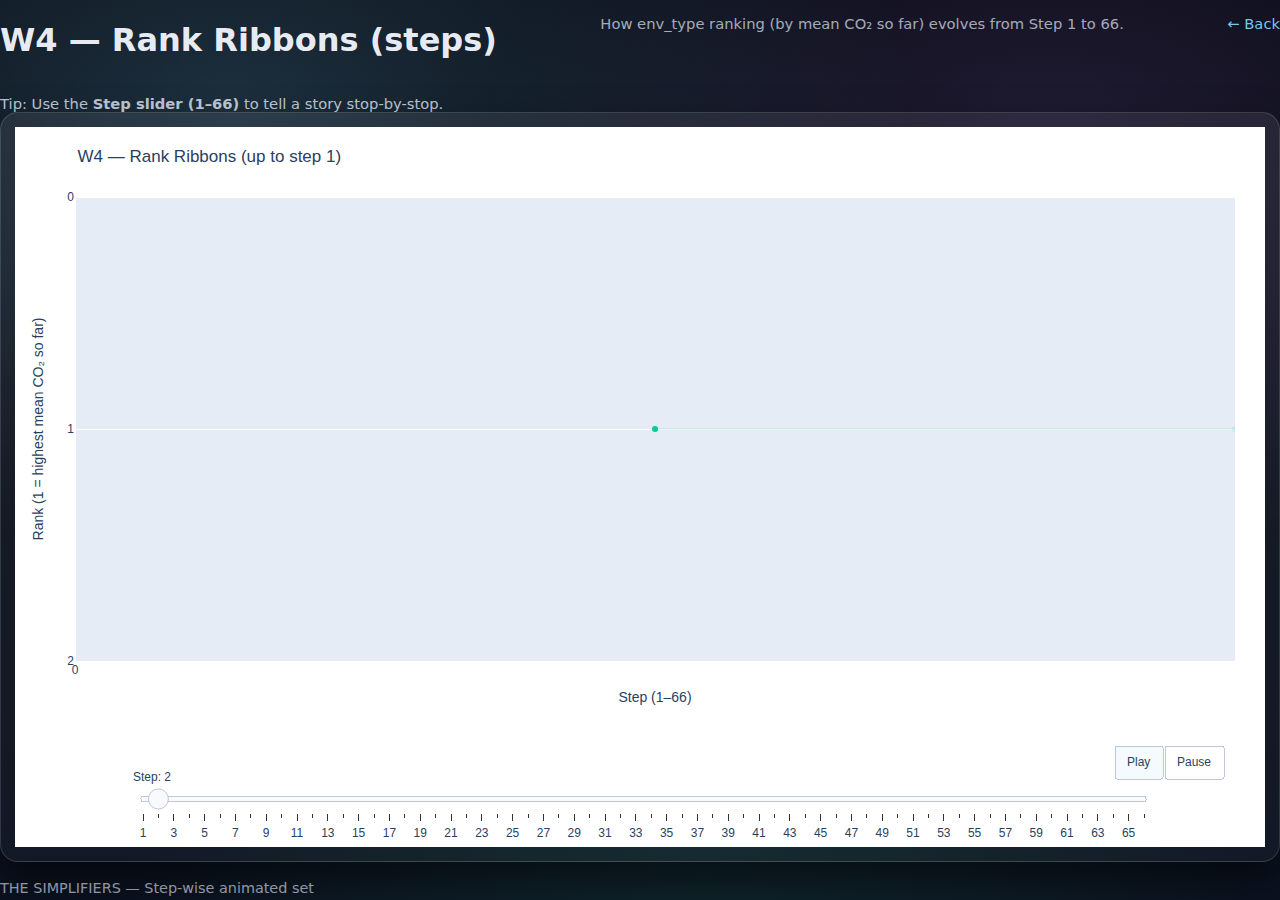
<file: w4_rank_ribbons_steps.html>
<!doctype html>
<html lang="en">
<head>
<meta charset="utf-8"/>
<meta name="viewport" content="width=device-width, initial-scale=1"/>
<title>W4 — Rank Ribbons (steps)</title>
<link rel="stylesheet" href="assets/style.css"/>
<style>.sub{opacity:.9}</style>
</head>
<body>
<header>
  <h1>W4 — Rank Ribbons (steps)</h1>
  <p class="sub small">How env_type ranking (by mean CO₂ so far) evolves from Step 1 to 66.</p>
  <p class="small"><a href="web/index.html">← Back</a></p>
</header>
<main>
  <div class="notice small">Tip: Use the <b>Step slider (1–66)</b> to tell a story stop-by-stop.</div>
  <div class="card"><div>                        <script type="text/javascript">window.PlotlyConfig = {MathJaxConfig: 'local'};</script>
        <script src="https://cdn.plot.ly/plotly-2.4.1.min.js"></script>                <div id="d7ee1cc1-efca-49d8-af48-602b4505a95a" class="plotly-graph-div" style="height:720px; width:100%;"></div>            <script type="text/javascript">                                    window.PLOTLYENV=window.PLOTLYENV || {};                                    if (document.getElementById("d7ee1cc1-efca-49d8-af48-602b4505a95a")) {                    Plotly.newPlot(                        "d7ee1cc1-efca-49d8-af48-602b4505a95a",                        [{"customdata":[],"hovertemplate":"<b>Commercial Area (shops, hotels)</b><br>Step: %{x}<br>Rank: %{y:.0f}<br>Mean CO₂ (1..step): %{customdata:.0f} ppm<extra></extra>","mode":"lines+markers","name":"Commercial Area (shops, hotels)","type":"scatter","x":[],"y":[]},{"customdata":[],"hovertemplate":"<b>Green Area (gardens, park)</b><br>Step: %{x}<br>Rank: %{y:.0f}<br>Mean CO₂ (1..step): %{customdata:.0f} ppm<extra></extra>","mode":"lines+markers","name":"Green Area (gardens, park)","type":"scatter","x":[],"y":[]},{"customdata":[389.0],"hovertemplate":"<b>Public Area (square, public buildings)</b><br>Step: %{x}<br>Rank: %{y:.0f}<br>Mean CO₂ (1..step): %{customdata:.0f} ppm<extra></extra>","mode":"lines+markers","name":"Public Area (square, public buildings)","type":"scatter","x":[1],"y":[1.0]},{"customdata":[],"hovertemplate":"<b>Residential area (houses)</b><br>Step: %{x}<br>Rank: %{y:.0f}<br>Mean CO₂ (1..step): %{customdata:.0f} ppm<extra></extra>","mode":"lines+markers","name":"Residential area (houses)","type":"scatter","x":[],"y":[]},{"customdata":[],"hovertemplate":"<b>University Area (university buildings)</b><br>Step: %{x}<br>Rank: %{y:.0f}<br>Mean CO₂ (1..step): %{customdata:.0f} ppm<extra></extra>","mode":"lines+markers","name":"University Area (university buildings)","type":"scatter","x":[],"y":[]},{"customdata":[],"hovertemplate":"<b>Unknown</b><br>Step: %{x}<br>Rank: %{y:.0f}<br>Mean CO₂ (1..step): %{customdata:.0f} ppm<extra></extra>","mode":"lines+markers","name":"Unknown","type":"scatter","x":[],"y":[]},{"customdata":[],"hovertemplate":"<b>Work Area (offices, artisans, and industry activities)</b><br>Step: %{x}<br>Rank: %{y:.0f}<br>Mean CO₂ (1..step): %{customdata:.0f} ppm<extra></extra>","mode":"lines+markers","name":"Work Area (offices, artisans, and industry activities)","type":"scatter","x":[],"y":[]}],                        {"height":720,"legend":{"orientation":"h"},"margin":{"b":95,"l":60,"r":30,"t":70},"sliders":[{"active":0,"currentvalue":{"prefix":"Step: "},"len":0.88,"steps":[{"args":[["1"],{"frame":{"duration":0,"redraw":true},"mode":"immediate","transition":{"duration":0}}],"label":"1","method":"animate"},{"args":[["2"],{"frame":{"duration":0,"redraw":true},"mode":"immediate","transition":{"duration":0}}],"label":"2","method":"animate"},{"args":[["3"],{"frame":{"duration":0,"redraw":true},"mode":"immediate","transition":{"duration":0}}],"label":"3","method":"animate"},{"args":[["4"],{"frame":{"duration":0,"redraw":true},"mode":"immediate","transition":{"duration":0}}],"label":"4","method":"animate"},{"args":[["5"],{"frame":{"duration":0,"redraw":true},"mode":"immediate","transition":{"duration":0}}],"label":"5","method":"animate"},{"args":[["6"],{"frame":{"duration":0,"redraw":true},"mode":"immediate","transition":{"duration":0}}],"label":"6","method":"animate"},{"args":[["7"],{"frame":{"duration":0,"redraw":true},"mode":"immediate","transition":{"duration":0}}],"label":"7","method":"animate"},{"args":[["8"],{"frame":{"duration":0,"redraw":true},"mode":"immediate","transition":{"duration":0}}],"label":"8","method":"animate"},{"args":[["9"],{"frame":{"duration":0,"redraw":true},"mode":"immediate","transition":{"duration":0}}],"label":"9","method":"animate"},{"args":[["10"],{"frame":{"duration":0,"redraw":true},"mode":"immediate","transition":{"duration":0}}],"label":"10","method":"animate"},{"args":[["11"],{"frame":{"duration":0,"redraw":true},"mode":"immediate","transition":{"duration":0}}],"label":"11","method":"animate"},{"args":[["12"],{"frame":{"duration":0,"redraw":true},"mode":"immediate","transition":{"duration":0}}],"label":"12","method":"animate"},{"args":[["13"],{"frame":{"duration":0,"redraw":true},"mode":"immediate","transition":{"duration":0}}],"label":"13","method":"animate"},{"args":[["14"],{"frame":{"duration":0,"redraw":true},"mode":"immediate","transition":{"duration":0}}],"label":"14","method":"animate"},{"args":[["15"],{"frame":{"duration":0,"redraw":true},"mode":"immediate","transition":{"duration":0}}],"label":"15","method":"animate"},{"args":[["16"],{"frame":{"duration":0,"redraw":true},"mode":"immediate","transition":{"duration":0}}],"label":"16","method":"animate"},{"args":[["17"],{"frame":{"duration":0,"redraw":true},"mode":"immediate","transition":{"duration":0}}],"label":"17","method":"animate"},{"args":[["18"],{"frame":{"duration":0,"redraw":true},"mode":"immediate","transition":{"duration":0}}],"label":"18","method":"animate"},{"args":[["19"],{"frame":{"duration":0,"redraw":true},"mode":"immediate","transition":{"duration":0}}],"label":"19","method":"animate"},{"args":[["20"],{"frame":{"duration":0,"redraw":true},"mode":"immediate","transition":{"duration":0}}],"label":"20","method":"animate"},{"args":[["21"],{"frame":{"duration":0,"redraw":true},"mode":"immediate","transition":{"duration":0}}],"label":"21","method":"animate"},{"args":[["22"],{"frame":{"duration":0,"redraw":true},"mode":"immediate","transition":{"duration":0}}],"label":"22","method":"animate"},{"args":[["23"],{"frame":{"duration":0,"redraw":true},"mode":"immediate","transition":{"duration":0}}],"label":"23","method":"animate"},{"args":[["24"],{"frame":{"duration":0,"redraw":true},"mode":"immediate","transition":{"duration":0}}],"label":"24","method":"animate"},{"args":[["25"],{"frame":{"duration":0,"redraw":true},"mode":"immediate","transition":{"duration":0}}],"label":"25","method":"animate"},{"args":[["26"],{"frame":{"duration":0,"redraw":true},"mode":"immediate","transition":{"duration":0}}],"label":"26","method":"animate"},{"args":[["27"],{"frame":{"duration":0,"redraw":true},"mode":"immediate","transition":{"duration":0}}],"label":"27","method":"animate"},{"args":[["28"],{"frame":{"duration":0,"redraw":true},"mode":"immediate","transition":{"duration":0}}],"label":"28","method":"animate"},{"args":[["29"],{"frame":{"duration":0,"redraw":true},"mode":"immediate","transition":{"duration":0}}],"label":"29","method":"animate"},{"args":[["30"],{"frame":{"duration":0,"redraw":true},"mode":"immediate","transition":{"duration":0}}],"label":"30","method":"animate"},{"args":[["31"],{"frame":{"duration":0,"redraw":true},"mode":"immediate","transition":{"duration":0}}],"label":"31","method":"animate"},{"args":[["32"],{"frame":{"duration":0,"redraw":true},"mode":"immediate","transition":{"duration":0}}],"label":"32","method":"animate"},{"args":[["33"],{"frame":{"duration":0,"redraw":true},"mode":"immediate","transition":{"duration":0}}],"label":"33","method":"animate"},{"args":[["34"],{"frame":{"duration":0,"redraw":true},"mode":"immediate","transition":{"duration":0}}],"label":"34","method":"animate"},{"args":[["35"],{"frame":{"duration":0,"redraw":true},"mode":"immediate","transition":{"duration":0}}],"label":"35","method":"animate"},{"args":[["36"],{"frame":{"duration":0,"redraw":true},"mode":"immediate","transition":{"duration":0}}],"label":"36","method":"animate"},{"args":[["37"],{"frame":{"duration":0,"redraw":true},"mode":"immediate","transition":{"duration":0}}],"label":"37","method":"animate"},{"args":[["38"],{"frame":{"duration":0,"redraw":true},"mode":"immediate","transition":{"duration":0}}],"label":"38","method":"animate"},{"args":[["39"],{"frame":{"duration":0,"redraw":true},"mode":"immediate","transition":{"duration":0}}],"label":"39","method":"animate"},{"args":[["40"],{"frame":{"duration":0,"redraw":true},"mode":"immediate","transition":{"duration":0}}],"label":"40","method":"animate"},{"args":[["41"],{"frame":{"duration":0,"redraw":true},"mode":"immediate","transition":{"duration":0}}],"label":"41","method":"animate"},{"args":[["42"],{"frame":{"duration":0,"redraw":true},"mode":"immediate","transition":{"duration":0}}],"label":"42","method":"animate"},{"args":[["43"],{"frame":{"duration":0,"redraw":true},"mode":"immediate","transition":{"duration":0}}],"label":"43","method":"animate"},{"args":[["44"],{"frame":{"duration":0,"redraw":true},"mode":"immediate","transition":{"duration":0}}],"label":"44","method":"animate"},{"args":[["45"],{"frame":{"duration":0,"redraw":true},"mode":"immediate","transition":{"duration":0}}],"label":"45","method":"animate"},{"args":[["46"],{"frame":{"duration":0,"redraw":true},"mode":"immediate","transition":{"duration":0}}],"label":"46","method":"animate"},{"args":[["47"],{"frame":{"duration":0,"redraw":true},"mode":"immediate","transition":{"duration":0}}],"label":"47","method":"animate"},{"args":[["48"],{"frame":{"duration":0,"redraw":true},"mode":"immediate","transition":{"duration":0}}],"label":"48","method":"animate"},{"args":[["49"],{"frame":{"duration":0,"redraw":true},"mode":"immediate","transition":{"duration":0}}],"label":"49","method":"animate"},{"args":[["50"],{"frame":{"duration":0,"redraw":true},"mode":"immediate","transition":{"duration":0}}],"label":"50","method":"animate"},{"args":[["51"],{"frame":{"duration":0,"redraw":true},"mode":"immediate","transition":{"duration":0}}],"label":"51","method":"animate"},{"args":[["52"],{"frame":{"duration":0,"redraw":true},"mode":"immediate","transition":{"duration":0}}],"label":"52","method":"animate"},{"args":[["53"],{"frame":{"duration":0,"redraw":true},"mode":"immediate","transition":{"duration":0}}],"label":"53","method":"animate"},{"args":[["54"],{"frame":{"duration":0,"redraw":true},"mode":"immediate","transition":{"duration":0}}],"label":"54","method":"animate"},{"args":[["55"],{"frame":{"duration":0,"redraw":true},"mode":"immediate","transition":{"duration":0}}],"label":"55","method":"animate"},{"args":[["56"],{"frame":{"duration":0,"redraw":true},"mode":"immediate","transition":{"duration":0}}],"label":"56","method":"animate"},{"args":[["57"],{"frame":{"duration":0,"redraw":true},"mode":"immediate","transition":{"duration":0}}],"label":"57","method":"animate"},{"args":[["58"],{"frame":{"duration":0,"redraw":true},"mode":"immediate","transition":{"duration":0}}],"label":"58","method":"animate"},{"args":[["59"],{"frame":{"duration":0,"redraw":true},"mode":"immediate","transition":{"duration":0}}],"label":"59","method":"animate"},{"args":[["60"],{"frame":{"duration":0,"redraw":true},"mode":"immediate","transition":{"duration":0}}],"label":"60","method":"animate"},{"args":[["61"],{"frame":{"duration":0,"redraw":true},"mode":"immediate","transition":{"duration":0}}],"label":"61","method":"animate"},{"args":[["62"],{"frame":{"duration":0,"redraw":true},"mode":"immediate","transition":{"duration":0}}],"label":"62","method":"animate"},{"args":[["63"],{"frame":{"duration":0,"redraw":true},"mode":"immediate","transition":{"duration":0}}],"label":"63","method":"animate"},{"args":[["64"],{"frame":{"duration":0,"redraw":true},"mode":"immediate","transition":{"duration":0}}],"label":"64","method":"animate"},{"args":[["65"],{"frame":{"duration":0,"redraw":true},"mode":"immediate","transition":{"duration":0}}],"label":"65","method":"animate"},{"args":[["66"],{"frame":{"duration":0,"redraw":true},"mode":"immediate","transition":{"duration":0}}],"label":"66","method":"animate"}],"x":0.05,"y":-0.18}],"template":{"data":{"bar":[{"error_x":{"color":"#2a3f5f"},"error_y":{"color":"#2a3f5f"},"marker":{"line":{"color":"#E5ECF6","width":0.5},"pattern":{"fillmode":"overlay","size":10,"solidity":0.2}},"type":"bar"}],"barpolar":[{"marker":{"line":{"color":"#E5ECF6","width":0.5},"pattern":{"fillmode":"overlay","size":10,"solidity":0.2}},"type":"barpolar"}],"carpet":[{"aaxis":{"endlinecolor":"#2a3f5f","gridcolor":"white","linecolor":"white","minorgridcolor":"white","startlinecolor":"#2a3f5f"},"baxis":{"endlinecolor":"#2a3f5f","gridcolor":"white","linecolor":"white","minorgridcolor":"white","startlinecolor":"#2a3f5f"},"type":"carpet"}],"choropleth":[{"colorbar":{"outlinewidth":0,"ticks":""},"type":"choropleth"}],"contour":[{"colorbar":{"outlinewidth":0,"ticks":""},"colorscale":[[0.0,"#0d0887"],[0.1111111111111111,"#46039f"],[0.2222222222222222,"#7201a8"],[0.3333333333333333,"#9c179e"],[0.4444444444444444,"#bd3786"],[0.5555555555555556,"#d8576b"],[0.6666666666666666,"#ed7953"],[0.7777777777777778,"#fb9f3a"],[0.8888888888888888,"#fdca26"],[1.0,"#f0f921"]],"type":"contour"}],"contourcarpet":[{"colorbar":{"outlinewidth":0,"ticks":""},"type":"contourcarpet"}],"heatmap":[{"colorbar":{"outlinewidth":0,"ticks":""},"colorscale":[[0.0,"#0d0887"],[0.1111111111111111,"#46039f"],[0.2222222222222222,"#7201a8"],[0.3333333333333333,"#9c179e"],[0.4444444444444444,"#bd3786"],[0.5555555555555556,"#d8576b"],[0.6666666666666666,"#ed7953"],[0.7777777777777778,"#fb9f3a"],[0.8888888888888888,"#fdca26"],[1.0,"#f0f921"]],"type":"heatmap"}],"heatmapgl":[{"colorbar":{"outlinewidth":0,"ticks":""},"colorscale":[[0.0,"#0d0887"],[0.1111111111111111,"#46039f"],[0.2222222222222222,"#7201a8"],[0.3333333333333333,"#9c179e"],[0.4444444444444444,"#bd3786"],[0.5555555555555556,"#d8576b"],[0.6666666666666666,"#ed7953"],[0.7777777777777778,"#fb9f3a"],[0.8888888888888888,"#fdca26"],[1.0,"#f0f921"]],"type":"heatmapgl"}],"histogram":[{"marker":{"pattern":{"fillmode":"overlay","size":10,"solidity":0.2}},"type":"histogram"}],"histogram2d":[{"colorbar":{"outlinewidth":0,"ticks":""},"colorscale":[[0.0,"#0d0887"],[0.1111111111111111,"#46039f"],[0.2222222222222222,"#7201a8"],[0.3333333333333333,"#9c179e"],[0.4444444444444444,"#bd3786"],[0.5555555555555556,"#d8576b"],[0.6666666666666666,"#ed7953"],[0.7777777777777778,"#fb9f3a"],[0.8888888888888888,"#fdca26"],[1.0,"#f0f921"]],"type":"histogram2d"}],"histogram2dcontour":[{"colorbar":{"outlinewidth":0,"ticks":""},"colorscale":[[0.0,"#0d0887"],[0.1111111111111111,"#46039f"],[0.2222222222222222,"#7201a8"],[0.3333333333333333,"#9c179e"],[0.4444444444444444,"#bd3786"],[0.5555555555555556,"#d8576b"],[0.6666666666666666,"#ed7953"],[0.7777777777777778,"#fb9f3a"],[0.8888888888888888,"#fdca26"],[1.0,"#f0f921"]],"type":"histogram2dcontour"}],"mesh3d":[{"colorbar":{"outlinewidth":0,"ticks":""},"type":"mesh3d"}],"parcoords":[{"line":{"colorbar":{"outlinewidth":0,"ticks":""}},"type":"parcoords"}],"pie":[{"automargin":true,"type":"pie"}],"scatter":[{"marker":{"colorbar":{"outlinewidth":0,"ticks":""}},"type":"scatter"}],"scatter3d":[{"line":{"colorbar":{"outlinewidth":0,"ticks":""}},"marker":{"colorbar":{"outlinewidth":0,"ticks":""}},"type":"scatter3d"}],"scattercarpet":[{"marker":{"colorbar":{"outlinewidth":0,"ticks":""}},"type":"scattercarpet"}],"scattergeo":[{"marker":{"colorbar":{"outlinewidth":0,"ticks":""}},"type":"scattergeo"}],"scattergl":[{"marker":{"colorbar":{"outlinewidth":0,"ticks":""}},"type":"scattergl"}],"scattermapbox":[{"marker":{"colorbar":{"outlinewidth":0,"ticks":""}},"type":"scattermapbox"}],"scatterpolar":[{"marker":{"colorbar":{"outlinewidth":0,"ticks":""}},"type":"scatterpolar"}],"scatterpolargl":[{"marker":{"colorbar":{"outlinewidth":0,"ticks":""}},"type":"scatterpolargl"}],"scatterternary":[{"marker":{"colorbar":{"outlinewidth":0,"ticks":""}},"type":"scatterternary"}],"surface":[{"colorbar":{"outlinewidth":0,"ticks":""},"colorscale":[[0.0,"#0d0887"],[0.1111111111111111,"#46039f"],[0.2222222222222222,"#7201a8"],[0.3333333333333333,"#9c179e"],[0.4444444444444444,"#bd3786"],[0.5555555555555556,"#d8576b"],[0.6666666666666666,"#ed7953"],[0.7777777777777778,"#fb9f3a"],[0.8888888888888888,"#fdca26"],[1.0,"#f0f921"]],"type":"surface"}],"table":[{"cells":{"fill":{"color":"#EBF0F8"},"line":{"color":"white"}},"header":{"fill":{"color":"#C8D4E3"},"line":{"color":"white"}},"type":"table"}]},"layout":{"annotationdefaults":{"arrowcolor":"#2a3f5f","arrowhead":0,"arrowwidth":1},"autotypenumbers":"strict","coloraxis":{"colorbar":{"outlinewidth":0,"ticks":""}},"colorscale":{"diverging":[[0,"#8e0152"],[0.1,"#c51b7d"],[0.2,"#de77ae"],[0.3,"#f1b6da"],[0.4,"#fde0ef"],[0.5,"#f7f7f7"],[0.6,"#e6f5d0"],[0.7,"#b8e186"],[0.8,"#7fbc41"],[0.9,"#4d9221"],[1,"#276419"]],"sequential":[[0.0,"#0d0887"],[0.1111111111111111,"#46039f"],[0.2222222222222222,"#7201a8"],[0.3333333333333333,"#9c179e"],[0.4444444444444444,"#bd3786"],[0.5555555555555556,"#d8576b"],[0.6666666666666666,"#ed7953"],[0.7777777777777778,"#fb9f3a"],[0.8888888888888888,"#fdca26"],[1.0,"#f0f921"]],"sequentialminus":[[0.0,"#0d0887"],[0.1111111111111111,"#46039f"],[0.2222222222222222,"#7201a8"],[0.3333333333333333,"#9c179e"],[0.4444444444444444,"#bd3786"],[0.5555555555555556,"#d8576b"],[0.6666666666666666,"#ed7953"],[0.7777777777777778,"#fb9f3a"],[0.8888888888888888,"#fdca26"],[1.0,"#f0f921"]]},"colorway":["#636efa","#EF553B","#00cc96","#ab63fa","#FFA15A","#19d3f3","#FF6692","#B6E880","#FF97FF","#FECB52"],"font":{"color":"#2a3f5f"},"geo":{"bgcolor":"white","lakecolor":"white","landcolor":"#E5ECF6","showlakes":true,"showland":true,"subunitcolor":"white"},"hoverlabel":{"align":"left"},"hovermode":"closest","mapbox":{"style":"light"},"paper_bgcolor":"white","plot_bgcolor":"#E5ECF6","polar":{"angularaxis":{"gridcolor":"white","linecolor":"white","ticks":""},"bgcolor":"#E5ECF6","radialaxis":{"gridcolor":"white","linecolor":"white","ticks":""}},"scene":{"xaxis":{"backgroundcolor":"#E5ECF6","gridcolor":"white","gridwidth":2,"linecolor":"white","showbackground":true,"ticks":"","zerolinecolor":"white"},"yaxis":{"backgroundcolor":"#E5ECF6","gridcolor":"white","gridwidth":2,"linecolor":"white","showbackground":true,"ticks":"","zerolinecolor":"white"},"zaxis":{"backgroundcolor":"#E5ECF6","gridcolor":"white","gridwidth":2,"linecolor":"white","showbackground":true,"ticks":"","zerolinecolor":"white"}},"shapedefaults":{"line":{"color":"#2a3f5f"}},"ternary":{"aaxis":{"gridcolor":"white","linecolor":"white","ticks":""},"baxis":{"gridcolor":"white","linecolor":"white","ticks":""},"bgcolor":"#E5ECF6","caxis":{"gridcolor":"white","linecolor":"white","ticks":""}},"title":{"x":0.05},"xaxis":{"automargin":true,"gridcolor":"white","linecolor":"white","ticks":"","title":{"standoff":15},"zerolinecolor":"white","zerolinewidth":2},"yaxis":{"automargin":true,"gridcolor":"white","linecolor":"white","ticks":"","title":{"standoff":15},"zerolinecolor":"white","zerolinewidth":2}}},"title":{"text":"W4 — Rank Ribbons (step-by-step ranking by mean CO₂)"},"updatemenus":[{"buttons":[{"args":[null,{"frame":{"duration":260,"redraw":true},"fromcurrent":true,"transition":{"duration":120}}],"label":"Play","method":"animate"},{"args":[[null],{"frame":{"duration":0,"redraw":false},"mode":"immediate","transition":{"duration":0}}],"label":"Pause","method":"animate"}],"direction":"left","type":"buttons","x":0.99,"xanchor":"right","y":-0.18,"yanchor":"top"}],"xaxis":{"dtick":5,"title":{"text":"Step (1–66)"}},"yaxis":{"autorange":"reversed","dtick":1,"range":[7.5,0.5],"title":{"text":"Rank (1 = highest mean CO₂ so far)"}}},                        {"responsive": true}                    ).then(function(){
                            Plotly.addFrames('d7ee1cc1-efca-49d8-af48-602b4505a95a', [{"data":[{"customdata":[],"hovertemplate":"<b>Commercial Area (shops, hotels)</b><br>Step: %{x}<br>Rank: %{y:.0f}<br>Mean CO₂ (1..step): %{customdata:.0f} ppm<extra></extra>","mode":"lines+markers","name":"Commercial Area (shops, hotels)","type":"scatter","x":[],"y":[]},{"customdata":[],"hovertemplate":"<b>Green Area (gardens, park)</b><br>Step: %{x}<br>Rank: %{y:.0f}<br>Mean CO₂ (1..step): %{customdata:.0f} ppm<extra></extra>","mode":"lines+markers","name":"Green Area (gardens, park)","type":"scatter","x":[],"y":[]},{"customdata":[389.0],"hovertemplate":"<b>Public Area (square, public buildings)</b><br>Step: %{x}<br>Rank: %{y:.0f}<br>Mean CO₂ (1..step): %{customdata:.0f} ppm<extra></extra>","mode":"lines+markers","name":"Public Area (square, public buildings)","type":"scatter","x":[1],"y":[1.0]},{"customdata":[],"hovertemplate":"<b>Residential area (houses)</b><br>Step: %{x}<br>Rank: %{y:.0f}<br>Mean CO₂ (1..step): %{customdata:.0f} ppm<extra></extra>","mode":"lines+markers","name":"Residential area (houses)","type":"scatter","x":[],"y":[]},{"customdata":[],"hovertemplate":"<b>University Area (university buildings)</b><br>Step: %{x}<br>Rank: %{y:.0f}<br>Mean CO₂ (1..step): %{customdata:.0f} ppm<extra></extra>","mode":"lines+markers","name":"University Area (university buildings)","type":"scatter","x":[],"y":[]},{"customdata":[],"hovertemplate":"<b>Unknown</b><br>Step: %{x}<br>Rank: %{y:.0f}<br>Mean CO₂ (1..step): %{customdata:.0f} ppm<extra></extra>","mode":"lines+markers","name":"Unknown","type":"scatter","x":[],"y":[]},{"customdata":[],"hovertemplate":"<b>Work Area (offices, artisans, and industry activities)</b><br>Step: %{x}<br>Rank: %{y:.0f}<br>Mean CO₂ (1..step): %{customdata:.0f} ppm<extra></extra>","mode":"lines+markers","name":"Work Area (offices, artisans, and industry activities)","type":"scatter","x":[],"y":[]}],"layout":{"title":{"text":"W4 — Rank Ribbons (up to step 1)"}},"name":"1"},{"data":[{"customdata":[],"hovertemplate":"<b>Commercial Area (shops, hotels)</b><br>Step: %{x}<br>Rank: %{y:.0f}<br>Mean CO₂ (1..step): %{customdata:.0f} ppm<extra></extra>","mode":"lines+markers","name":"Commercial Area (shops, hotels)","type":"scatter","x":[],"y":[]},{"customdata":[],"hovertemplate":"<b>Green Area (gardens, park)</b><br>Step: %{x}<br>Rank: %{y:.0f}<br>Mean CO₂ (1..step): %{customdata:.0f} ppm<extra></extra>","mode":"lines+markers","name":"Green Area (gardens, park)","type":"scatter","x":[],"y":[]},{"customdata":[389.0,398.0],"hovertemplate":"<b>Public Area (square, public buildings)</b><br>Step: %{x}<br>Rank: %{y:.0f}<br>Mean CO₂ (1..step): %{customdata:.0f} ppm<extra></extra>","mode":"lines+markers","name":"Public Area (square, public buildings)","type":"scatter","x":[1,2],"y":[1.0,1.0]},{"customdata":[],"hovertemplate":"<b>Residential area (houses)</b><br>Step: %{x}<br>Rank: %{y:.0f}<br>Mean CO₂ (1..step): %{customdata:.0f} ppm<extra></extra>","mode":"lines+markers","name":"Residential area (houses)","type":"scatter","x":[],"y":[]},{"customdata":[],"hovertemplate":"<b>University Area (university buildings)</b><br>Step: %{x}<br>Rank: %{y:.0f}<br>Mean CO₂ (1..step): %{customdata:.0f} ppm<extra></extra>","mode":"lines+markers","name":"University Area (university buildings)","type":"scatter","x":[],"y":[]},{"customdata":[],"hovertemplate":"<b>Unknown</b><br>Step: %{x}<br>Rank: %{y:.0f}<br>Mean CO₂ (1..step): %{customdata:.0f} ppm<extra></extra>","mode":"lines+markers","name":"Unknown","type":"scatter","x":[],"y":[]},{"customdata":[],"hovertemplate":"<b>Work Area (offices, artisans, and industry activities)</b><br>Step: %{x}<br>Rank: %{y:.0f}<br>Mean CO₂ (1..step): %{customdata:.0f} ppm<extra></extra>","mode":"lines+markers","name":"Work Area (offices, artisans, and industry activities)","type":"scatter","x":[],"y":[]}],"layout":{"title":{"text":"W4 — Rank Ribbons (up to step 2)"}},"name":"2"},{"data":[{"customdata":[],"hovertemplate":"<b>Commercial Area (shops, hotels)</b><br>Step: %{x}<br>Rank: %{y:.0f}<br>Mean CO₂ (1..step): %{customdata:.0f} ppm<extra></extra>","mode":"lines+markers","name":"Commercial Area (shops, hotels)","type":"scatter","x":[],"y":[]},{"customdata":[],"hovertemplate":"<b>Green Area (gardens, park)</b><br>Step: %{x}<br>Rank: %{y:.0f}<br>Mean CO₂ (1..step): %{customdata:.0f} ppm<extra></extra>","mode":"lines+markers","name":"Green Area (gardens, park)","type":"scatter","x":[],"y":[]},{"customdata":[389.0,398.0,398.3333333333333],"hovertemplate":"<b>Public Area (square, public buildings)</b><br>Step: %{x}<br>Rank: %{y:.0f}<br>Mean CO₂ (1..step): %{customdata:.0f} ppm<extra></extra>","mode":"lines+markers","name":"Public Area (square, public buildings)","type":"scatter","x":[1,2,3],"y":[1.0,1.0,1.0]},{"customdata":[],"hovertemplate":"<b>Residential area (houses)</b><br>Step: %{x}<br>Rank: %{y:.0f}<br>Mean CO₂ (1..step): %{customdata:.0f} ppm<extra></extra>","mode":"lines+markers","name":"Residential area (houses)","type":"scatter","x":[],"y":[]},{"customdata":[],"hovertemplate":"<b>University Area (university buildings)</b><br>Step: %{x}<br>Rank: %{y:.0f}<br>Mean CO₂ (1..step): %{customdata:.0f} ppm<extra></extra>","mode":"lines+markers","name":"University Area (university buildings)","type":"scatter","x":[],"y":[]},{"customdata":[],"hovertemplate":"<b>Unknown</b><br>Step: %{x}<br>Rank: %{y:.0f}<br>Mean CO₂ (1..step): %{customdata:.0f} ppm<extra></extra>","mode":"lines+markers","name":"Unknown","type":"scatter","x":[],"y":[]},{"customdata":[],"hovertemplate":"<b>Work Area (offices, artisans, and industry activities)</b><br>Step: %{x}<br>Rank: %{y:.0f}<br>Mean CO₂ (1..step): %{customdata:.0f} ppm<extra></extra>","mode":"lines+markers","name":"Work Area (offices, artisans, and industry activities)","type":"scatter","x":[],"y":[]}],"layout":{"title":{"text":"W4 — Rank Ribbons (up to step 3)"}},"name":"3"},{"data":[{"customdata":[],"hovertemplate":"<b>Commercial Area (shops, hotels)</b><br>Step: %{x}<br>Rank: %{y:.0f}<br>Mean CO₂ (1..step): %{customdata:.0f} ppm<extra></extra>","mode":"lines+markers","name":"Commercial Area (shops, hotels)","type":"scatter","x":[],"y":[]},{"customdata":[],"hovertemplate":"<b>Green Area (gardens, park)</b><br>Step: %{x}<br>Rank: %{y:.0f}<br>Mean CO₂ (1..step): %{customdata:.0f} ppm<extra></extra>","mode":"lines+markers","name":"Green Area (gardens, park)","type":"scatter","x":[],"y":[]},{"customdata":[389.0,398.0,398.3333333333333,398.0],"hovertemplate":"<b>Public Area (square, public buildings)</b><br>Step: %{x}<br>Rank: %{y:.0f}<br>Mean CO₂ (1..step): %{customdata:.0f} ppm<extra></extra>","mode":"lines+markers","name":"Public Area (square, public buildings)","type":"scatter","x":[1,2,3,4],"y":[1.0,1.0,1.0,1.0]},{"customdata":[],"hovertemplate":"<b>Residential area (houses)</b><br>Step: %{x}<br>Rank: %{y:.0f}<br>Mean CO₂ (1..step): %{customdata:.0f} ppm<extra></extra>","mode":"lines+markers","name":"Residential area (houses)","type":"scatter","x":[],"y":[]},{"customdata":[],"hovertemplate":"<b>University Area (university buildings)</b><br>Step: %{x}<br>Rank: %{y:.0f}<br>Mean CO₂ (1..step): %{customdata:.0f} ppm<extra></extra>","mode":"lines+markers","name":"University Area (university buildings)","type":"scatter","x":[],"y":[]},{"customdata":[],"hovertemplate":"<b>Unknown</b><br>Step: %{x}<br>Rank: %{y:.0f}<br>Mean CO₂ (1..step): %{customdata:.0f} ppm<extra></extra>","mode":"lines+markers","name":"Unknown","type":"scatter","x":[],"y":[]},{"customdata":[],"hovertemplate":"<b>Work Area (offices, artisans, and industry activities)</b><br>Step: %{x}<br>Rank: %{y:.0f}<br>Mean CO₂ (1..step): %{customdata:.0f} ppm<extra></extra>","mode":"lines+markers","name":"Work Area (offices, artisans, and industry activities)","type":"scatter","x":[],"y":[]}],"layout":{"title":{"text":"W4 — Rank Ribbons (up to step 4)"}},"name":"4"},{"data":[{"customdata":[],"hovertemplate":"<b>Commercial Area (shops, hotels)</b><br>Step: %{x}<br>Rank: %{y:.0f}<br>Mean CO₂ (1..step): %{customdata:.0f} ppm<extra></extra>","mode":"lines+markers","name":"Commercial Area (shops, hotels)","type":"scatter","x":[],"y":[]},{"customdata":[],"hovertemplate":"<b>Green Area (gardens, park)</b><br>Step: %{x}<br>Rank: %{y:.0f}<br>Mean CO₂ (1..step): %{customdata:.0f} ppm<extra></extra>","mode":"lines+markers","name":"Green Area (gardens, park)","type":"scatter","x":[],"y":[]},{"customdata":[389.0,398.0,398.3333333333333,398.0,400.2],"hovertemplate":"<b>Public Area (square, public buildings)</b><br>Step: %{x}<br>Rank: %{y:.0f}<br>Mean CO₂ (1..step): %{customdata:.0f} ppm<extra></extra>","mode":"lines+markers","name":"Public Area (square, public buildings)","type":"scatter","x":[1,2,3,4,5],"y":[1.0,1.0,1.0,1.0,1.0]},{"customdata":[],"hovertemplate":"<b>Residential area (houses)</b><br>Step: %{x}<br>Rank: %{y:.0f}<br>Mean CO₂ (1..step): %{customdata:.0f} ppm<extra></extra>","mode":"lines+markers","name":"Residential area (houses)","type":"scatter","x":[],"y":[]},{"customdata":[],"hovertemplate":"<b>University Area (university buildings)</b><br>Step: %{x}<br>Rank: %{y:.0f}<br>Mean CO₂ (1..step): %{customdata:.0f} ppm<extra></extra>","mode":"lines+markers","name":"University Area (university buildings)","type":"scatter","x":[],"y":[]},{"customdata":[],"hovertemplate":"<b>Unknown</b><br>Step: %{x}<br>Rank: %{y:.0f}<br>Mean CO₂ (1..step): %{customdata:.0f} ppm<extra></extra>","mode":"lines+markers","name":"Unknown","type":"scatter","x":[],"y":[]},{"customdata":[],"hovertemplate":"<b>Work Area (offices, artisans, and industry activities)</b><br>Step: %{x}<br>Rank: %{y:.0f}<br>Mean CO₂ (1..step): %{customdata:.0f} ppm<extra></extra>","mode":"lines+markers","name":"Work Area (offices, artisans, and industry activities)","type":"scatter","x":[],"y":[]}],"layout":{"title":{"text":"W4 — Rank Ribbons (up to step 5)"}},"name":"5"},{"data":[{"customdata":[],"hovertemplate":"<b>Commercial Area (shops, hotels)</b><br>Step: %{x}<br>Rank: %{y:.0f}<br>Mean CO₂ (1..step): %{customdata:.0f} ppm<extra></extra>","mode":"lines+markers","name":"Commercial Area (shops, hotels)","type":"scatter","x":[],"y":[]},{"customdata":[],"hovertemplate":"<b>Green Area (gardens, park)</b><br>Step: %{x}<br>Rank: %{y:.0f}<br>Mean CO₂ (1..step): %{customdata:.0f} ppm<extra></extra>","mode":"lines+markers","name":"Green Area (gardens, park)","type":"scatter","x":[],"y":[]},{"customdata":[389.0,398.0,398.3333333333333,398.0,400.2,400.2],"hovertemplate":"<b>Public Area (square, public buildings)</b><br>Step: %{x}<br>Rank: %{y:.0f}<br>Mean CO₂ (1..step): %{customdata:.0f} ppm<extra></extra>","mode":"lines+markers","name":"Public Area (square, public buildings)","type":"scatter","x":[1,2,3,4,5,6],"y":[1.0,1.0,1.0,1.0,1.0,1.0]},{"customdata":[],"hovertemplate":"<b>Residential area (houses)</b><br>Step: %{x}<br>Rank: %{y:.0f}<br>Mean CO₂ (1..step): %{customdata:.0f} ppm<extra></extra>","mode":"lines+markers","name":"Residential area (houses)","type":"scatter","x":[],"y":[]},{"customdata":[],"hovertemplate":"<b>University Area (university buildings)</b><br>Step: %{x}<br>Rank: %{y:.0f}<br>Mean CO₂ (1..step): %{customdata:.0f} ppm<extra></extra>","mode":"lines+markers","name":"University Area (university buildings)","type":"scatter","x":[],"y":[]},{"customdata":[388.0],"hovertemplate":"<b>Unknown</b><br>Step: %{x}<br>Rank: %{y:.0f}<br>Mean CO₂ (1..step): %{customdata:.0f} ppm<extra></extra>","mode":"lines+markers","name":"Unknown","type":"scatter","x":[6],"y":[2.0]},{"customdata":[],"hovertemplate":"<b>Work Area (offices, artisans, and industry activities)</b><br>Step: %{x}<br>Rank: %{y:.0f}<br>Mean CO₂ (1..step): %{customdata:.0f} ppm<extra></extra>","mode":"lines+markers","name":"Work Area (offices, artisans, and industry activities)","type":"scatter","x":[],"y":[]}],"layout":{"title":{"text":"W4 — Rank Ribbons (up to step 6)"}},"name":"6"},{"data":[{"customdata":[],"hovertemplate":"<b>Commercial Area (shops, hotels)</b><br>Step: %{x}<br>Rank: %{y:.0f}<br>Mean CO₂ (1..step): %{customdata:.0f} ppm<extra></extra>","mode":"lines+markers","name":"Commercial Area (shops, hotels)","type":"scatter","x":[],"y":[]},{"customdata":[],"hovertemplate":"<b>Green Area (gardens, park)</b><br>Step: %{x}<br>Rank: %{y:.0f}<br>Mean CO₂ (1..step): %{customdata:.0f} ppm<extra></extra>","mode":"lines+markers","name":"Green Area (gardens, park)","type":"scatter","x":[],"y":[]},{"customdata":[389.0,398.0,398.3333333333333,398.0,400.2,400.2,398.0],"hovertemplate":"<b>Public Area (square, public buildings)</b><br>Step: %{x}<br>Rank: %{y:.0f}<br>Mean CO₂ (1..step): %{customdata:.0f} ppm<extra></extra>","mode":"lines+markers","name":"Public Area (square, public buildings)","type":"scatter","x":[1,2,3,4,5,6,7],"y":[1.0,1.0,1.0,1.0,1.0,1.0,1.0]},{"customdata":[],"hovertemplate":"<b>Residential area (houses)</b><br>Step: %{x}<br>Rank: %{y:.0f}<br>Mean CO₂ (1..step): %{customdata:.0f} ppm<extra></extra>","mode":"lines+markers","name":"Residential area (houses)","type":"scatter","x":[],"y":[]},{"customdata":[],"hovertemplate":"<b>University Area (university buildings)</b><br>Step: %{x}<br>Rank: %{y:.0f}<br>Mean CO₂ (1..step): %{customdata:.0f} ppm<extra></extra>","mode":"lines+markers","name":"University Area (university buildings)","type":"scatter","x":[],"y":[]},{"customdata":[388.0,388.0],"hovertemplate":"<b>Unknown</b><br>Step: %{x}<br>Rank: %{y:.0f}<br>Mean CO₂ (1..step): %{customdata:.0f} ppm<extra></extra>","mode":"lines+markers","name":"Unknown","type":"scatter","x":[6,7],"y":[2.0,2.0]},{"customdata":[],"hovertemplate":"<b>Work Area (offices, artisans, and industry activities)</b><br>Step: %{x}<br>Rank: %{y:.0f}<br>Mean CO₂ (1..step): %{customdata:.0f} ppm<extra></extra>","mode":"lines+markers","name":"Work Area (offices, artisans, and industry activities)","type":"scatter","x":[],"y":[]}],"layout":{"title":{"text":"W4 — Rank Ribbons (up to step 7)"}},"name":"7"},{"data":[{"customdata":[],"hovertemplate":"<b>Commercial Area (shops, hotels)</b><br>Step: %{x}<br>Rank: %{y:.0f}<br>Mean CO₂ (1..step): %{customdata:.0f} ppm<extra></extra>","mode":"lines+markers","name":"Commercial Area (shops, hotels)","type":"scatter","x":[],"y":[]},{"customdata":[],"hovertemplate":"<b>Green Area (gardens, park)</b><br>Step: %{x}<br>Rank: %{y:.0f}<br>Mean CO₂ (1..step): %{customdata:.0f} ppm<extra></extra>","mode":"lines+markers","name":"Green Area (gardens, park)","type":"scatter","x":[],"y":[]},{"customdata":[389.0,398.0,398.3333333333333,398.0,400.2,400.2,398.0,399.42857142857144],"hovertemplate":"<b>Public Area (square, public buildings)</b><br>Step: %{x}<br>Rank: %{y:.0f}<br>Mean CO₂ (1..step): %{customdata:.0f} ppm<extra></extra>","mode":"lines+markers","name":"Public Area (square, public buildings)","type":"scatter","x":[1,2,3,4,5,6,7,8],"y":[1.0,1.0,1.0,1.0,1.0,1.0,1.0,1.0]},{"customdata":[],"hovertemplate":"<b>Residential area (houses)</b><br>Step: %{x}<br>Rank: %{y:.0f}<br>Mean CO₂ (1..step): %{customdata:.0f} ppm<extra></extra>","mode":"lines+markers","name":"Residential area (houses)","type":"scatter","x":[],"y":[]},{"customdata":[],"hovertemplate":"<b>University Area (university buildings)</b><br>Step: %{x}<br>Rank: %{y:.0f}<br>Mean CO₂ (1..step): %{customdata:.0f} ppm<extra></extra>","mode":"lines+markers","name":"University Area (university buildings)","type":"scatter","x":[],"y":[]},{"customdata":[388.0,388.0,388.0],"hovertemplate":"<b>Unknown</b><br>Step: %{x}<br>Rank: %{y:.0f}<br>Mean CO₂ (1..step): %{customdata:.0f} ppm<extra></extra>","mode":"lines+markers","name":"Unknown","type":"scatter","x":[6,7,8],"y":[2.0,2.0,2.0]},{"customdata":[],"hovertemplate":"<b>Work Area (offices, artisans, and industry activities)</b><br>Step: %{x}<br>Rank: %{y:.0f}<br>Mean CO₂ (1..step): %{customdata:.0f} ppm<extra></extra>","mode":"lines+markers","name":"Work Area (offices, artisans, and industry activities)","type":"scatter","x":[],"y":[]}],"layout":{"title":{"text":"W4 — Rank Ribbons (up to step 8)"}},"name":"8"},{"data":[{"customdata":[],"hovertemplate":"<b>Commercial Area (shops, hotels)</b><br>Step: %{x}<br>Rank: %{y:.0f}<br>Mean CO₂ (1..step): %{customdata:.0f} ppm<extra></extra>","mode":"lines+markers","name":"Commercial Area (shops, hotels)","type":"scatter","x":[],"y":[]},{"customdata":[],"hovertemplate":"<b>Green Area (gardens, park)</b><br>Step: %{x}<br>Rank: %{y:.0f}<br>Mean CO₂ (1..step): %{customdata:.0f} ppm<extra></extra>","mode":"lines+markers","name":"Green Area (gardens, park)","type":"scatter","x":[],"y":[]},{"customdata":[389.0,398.0,398.3333333333333,398.0,400.2,400.2,398.0,399.42857142857144,399.42857142857144],"hovertemplate":"<b>Public Area (square, public buildings)</b><br>Step: %{x}<br>Rank: %{y:.0f}<br>Mean CO₂ (1..step): %{customdata:.0f} ppm<extra></extra>","mode":"lines+markers","name":"Public Area (square, public buildings)","type":"scatter","x":[1,2,3,4,5,6,7,8,9],"y":[1.0,1.0,1.0,1.0,1.0,1.0,1.0,1.0,2.0]},{"customdata":[404.0],"hovertemplate":"<b>Residential area (houses)</b><br>Step: %{x}<br>Rank: %{y:.0f}<br>Mean CO₂ (1..step): %{customdata:.0f} ppm<extra></extra>","mode":"lines+markers","name":"Residential area (houses)","type":"scatter","x":[9],"y":[1.0]},{"customdata":[],"hovertemplate":"<b>University Area (university buildings)</b><br>Step: %{x}<br>Rank: %{y:.0f}<br>Mean CO₂ (1..step): %{customdata:.0f} ppm<extra></extra>","mode":"lines+markers","name":"University Area (university buildings)","type":"scatter","x":[],"y":[]},{"customdata":[388.0,388.0,388.0,388.0],"hovertemplate":"<b>Unknown</b><br>Step: %{x}<br>Rank: %{y:.0f}<br>Mean CO₂ (1..step): %{customdata:.0f} ppm<extra></extra>","mode":"lines+markers","name":"Unknown","type":"scatter","x":[6,7,8,9],"y":[2.0,2.0,2.0,3.0]},{"customdata":[],"hovertemplate":"<b>Work Area (offices, artisans, and industry activities)</b><br>Step: %{x}<br>Rank: %{y:.0f}<br>Mean CO₂ (1..step): %{customdata:.0f} ppm<extra></extra>","mode":"lines+markers","name":"Work Area (offices, artisans, and industry activities)","type":"scatter","x":[],"y":[]}],"layout":{"title":{"text":"W4 — Rank Ribbons (up to step 9)"}},"name":"9"},{"data":[{"customdata":[],"hovertemplate":"<b>Commercial Area (shops, hotels)</b><br>Step: %{x}<br>Rank: %{y:.0f}<br>Mean CO₂ (1..step): %{customdata:.0f} ppm<extra></extra>","mode":"lines+markers","name":"Commercial Area (shops, hotels)","type":"scatter","x":[],"y":[]},{"customdata":[],"hovertemplate":"<b>Green Area (gardens, park)</b><br>Step: %{x}<br>Rank: %{y:.0f}<br>Mean CO₂ (1..step): %{customdata:.0f} ppm<extra></extra>","mode":"lines+markers","name":"Green Area (gardens, park)","type":"scatter","x":[],"y":[]},{"customdata":[389.0,398.0,398.3333333333333,398.0,400.2,400.2,398.0,399.42857142857144,399.42857142857144,399.42857142857144],"hovertemplate":"<b>Public Area (square, public buildings)</b><br>Step: %{x}<br>Rank: %{y:.0f}<br>Mean CO₂ (1..step): %{customdata:.0f} ppm<extra></extra>","mode":"lines+markers","name":"Public Area (square, public buildings)","type":"scatter","x":[1,2,3,4,5,6,7,8,9,10],"y":[1.0,1.0,1.0,1.0,1.0,1.0,1.0,1.0,2.0,1.0]},{"customdata":[404.0,398.5],"hovertemplate":"<b>Residential area (houses)</b><br>Step: %{x}<br>Rank: %{y:.0f}<br>Mean CO₂ (1..step): %{customdata:.0f} ppm<extra></extra>","mode":"lines+markers","name":"Residential area (houses)","type":"scatter","x":[9,10],"y":[1.0,2.0]},{"customdata":[],"hovertemplate":"<b>University Area (university buildings)</b><br>Step: %{x}<br>Rank: %{y:.0f}<br>Mean CO₂ (1..step): %{customdata:.0f} ppm<extra></extra>","mode":"lines+markers","name":"University Area (university buildings)","type":"scatter","x":[],"y":[]},{"customdata":[388.0,388.0,388.0,388.0,388.0],"hovertemplate":"<b>Unknown</b><br>Step: %{x}<br>Rank: %{y:.0f}<br>Mean CO₂ (1..step): %{customdata:.0f} ppm<extra></extra>","mode":"lines+markers","name":"Unknown","type":"scatter","x":[6,7,8,9,10],"y":[2.0,2.0,2.0,3.0,3.0]},{"customdata":[],"hovertemplate":"<b>Work Area (offices, artisans, and industry activities)</b><br>Step: %{x}<br>Rank: %{y:.0f}<br>Mean CO₂ (1..step): %{customdata:.0f} ppm<extra></extra>","mode":"lines+markers","name":"Work Area (offices, artisans, and industry activities)","type":"scatter","x":[],"y":[]}],"layout":{"title":{"text":"W4 — Rank Ribbons (up to step 10)"}},"name":"10"},{"data":[{"customdata":[],"hovertemplate":"<b>Commercial Area (shops, hotels)</b><br>Step: %{x}<br>Rank: %{y:.0f}<br>Mean CO₂ (1..step): %{customdata:.0f} ppm<extra></extra>","mode":"lines+markers","name":"Commercial Area (shops, hotels)","type":"scatter","x":[],"y":[]},{"customdata":[],"hovertemplate":"<b>Green Area (gardens, park)</b><br>Step: %{x}<br>Rank: %{y:.0f}<br>Mean CO₂ (1..step): %{customdata:.0f} ppm<extra></extra>","mode":"lines+markers","name":"Green Area (gardens, park)","type":"scatter","x":[],"y":[]},{"customdata":[389.0,398.0,398.3333333333333,398.0,400.2,400.2,398.0,399.42857142857144,399.42857142857144,399.42857142857144,397.75],"hovertemplate":"<b>Public Area (square, public buildings)</b><br>Step: %{x}<br>Rank: %{y:.0f}<br>Mean CO₂ (1..step): %{customdata:.0f} ppm<extra></extra>","mode":"lines+markers","name":"Public Area (square, public buildings)","type":"scatter","x":[1,2,3,4,5,6,7,8,9,10,11],"y":[1.0,1.0,1.0,1.0,1.0,1.0,1.0,1.0,2.0,1.0,2.0]},{"customdata":[404.0,398.5,398.5],"hovertemplate":"<b>Residential area (houses)</b><br>Step: %{x}<br>Rank: %{y:.0f}<br>Mean CO₂ (1..step): %{customdata:.0f} ppm<extra></extra>","mode":"lines+markers","name":"Residential area (houses)","type":"scatter","x":[9,10,11],"y":[1.0,2.0,1.0]},{"customdata":[],"hovertemplate":"<b>University Area (university buildings)</b><br>Step: %{x}<br>Rank: %{y:.0f}<br>Mean CO₂ (1..step): %{customdata:.0f} ppm<extra></extra>","mode":"lines+markers","name":"University Area (university buildings)","type":"scatter","x":[],"y":[]},{"customdata":[388.0,388.0,388.0,388.0,388.0,388.0],"hovertemplate":"<b>Unknown</b><br>Step: %{x}<br>Rank: %{y:.0f}<br>Mean CO₂ (1..step): %{customdata:.0f} ppm<extra></extra>","mode":"lines+markers","name":"Unknown","type":"scatter","x":[6,7,8,9,10,11],"y":[2.0,2.0,2.0,3.0,3.0,3.0]},{"customdata":[],"hovertemplate":"<b>Work Area (offices, artisans, and industry activities)</b><br>Step: %{x}<br>Rank: %{y:.0f}<br>Mean CO₂ (1..step): %{customdata:.0f} ppm<extra></extra>","mode":"lines+markers","name":"Work Area (offices, artisans, and industry activities)","type":"scatter","x":[],"y":[]}],"layout":{"title":{"text":"W4 — Rank Ribbons (up to step 11)"}},"name":"11"},{"data":[{"customdata":[],"hovertemplate":"<b>Commercial Area (shops, hotels)</b><br>Step: %{x}<br>Rank: %{y:.0f}<br>Mean CO₂ (1..step): %{customdata:.0f} ppm<extra></extra>","mode":"lines+markers","name":"Commercial Area (shops, hotels)","type":"scatter","x":[],"y":[]},{"customdata":[],"hovertemplate":"<b>Green Area (gardens, park)</b><br>Step: %{x}<br>Rank: %{y:.0f}<br>Mean CO₂ (1..step): %{customdata:.0f} ppm<extra></extra>","mode":"lines+markers","name":"Green Area (gardens, park)","type":"scatter","x":[],"y":[]},{"customdata":[389.0,398.0,398.3333333333333,398.0,400.2,400.2,398.0,399.42857142857144,399.42857142857144,399.42857142857144,397.75,397.75],"hovertemplate":"<b>Public Area (square, public buildings)</b><br>Step: %{x}<br>Rank: %{y:.0f}<br>Mean CO₂ (1..step): %{customdata:.0f} ppm<extra></extra>","mode":"lines+markers","name":"Public Area (square, public buildings)","type":"scatter","x":[1,2,3,4,5,6,7,8,9,10,11,12],"y":[1.0,1.0,1.0,1.0,1.0,1.0,1.0,1.0,2.0,1.0,2.0,1.0]},{"customdata":[404.0,398.5,398.5,396.3333333333333],"hovertemplate":"<b>Residential area (houses)</b><br>Step: %{x}<br>Rank: %{y:.0f}<br>Mean CO₂ (1..step): %{customdata:.0f} ppm<extra></extra>","mode":"lines+markers","name":"Residential area (houses)","type":"scatter","x":[9,10,11,12],"y":[1.0,2.0,1.0,2.0]},{"customdata":[],"hovertemplate":"<b>University Area (university buildings)</b><br>Step: %{x}<br>Rank: %{y:.0f}<br>Mean CO₂ (1..step): %{customdata:.0f} ppm<extra></extra>","mode":"lines+markers","name":"University Area (university buildings)","type":"scatter","x":[],"y":[]},{"customdata":[388.0,388.0,388.0,388.0,388.0,388.0,388.0],"hovertemplate":"<b>Unknown</b><br>Step: %{x}<br>Rank: %{y:.0f}<br>Mean CO₂ (1..step): %{customdata:.0f} ppm<extra></extra>","mode":"lines+markers","name":"Unknown","type":"scatter","x":[6,7,8,9,10,11,12],"y":[2.0,2.0,2.0,3.0,3.0,3.0,3.0]},{"customdata":[],"hovertemplate":"<b>Work Area (offices, artisans, and industry activities)</b><br>Step: %{x}<br>Rank: %{y:.0f}<br>Mean CO₂ (1..step): %{customdata:.0f} ppm<extra></extra>","mode":"lines+markers","name":"Work Area (offices, artisans, and industry activities)","type":"scatter","x":[],"y":[]}],"layout":{"title":{"text":"W4 — Rank Ribbons (up to step 12)"}},"name":"12"},{"data":[{"customdata":[],"hovertemplate":"<b>Commercial Area (shops, hotels)</b><br>Step: %{x}<br>Rank: %{y:.0f}<br>Mean CO₂ (1..step): %{customdata:.0f} ppm<extra></extra>","mode":"lines+markers","name":"Commercial Area (shops, hotels)","type":"scatter","x":[],"y":[]},{"customdata":[],"hovertemplate":"<b>Green Area (gardens, park)</b><br>Step: %{x}<br>Rank: %{y:.0f}<br>Mean CO₂ (1..step): %{customdata:.0f} ppm<extra></extra>","mode":"lines+markers","name":"Green Area (gardens, park)","type":"scatter","x":[],"y":[]},{"customdata":[389.0,398.0,398.3333333333333,398.0,400.2,400.2,398.0,399.42857142857144,399.42857142857144,399.42857142857144,397.75,397.75,397.75],"hovertemplate":"<b>Public Area (square, public buildings)</b><br>Step: %{x}<br>Rank: %{y:.0f}<br>Mean CO₂ (1..step): %{customdata:.0f} ppm<extra></extra>","mode":"lines+markers","name":"Public Area (square, public buildings)","type":"scatter","x":[1,2,3,4,5,6,7,8,9,10,11,12,13],"y":[1.0,1.0,1.0,1.0,1.0,1.0,1.0,1.0,2.0,1.0,2.0,1.0,2.0]},{"customdata":[404.0,398.5,398.5,396.3333333333333,396.3333333333333],"hovertemplate":"<b>Residential area (houses)</b><br>Step: %{x}<br>Rank: %{y:.0f}<br>Mean CO₂ (1..step): %{customdata:.0f} ppm<extra></extra>","mode":"lines+markers","name":"Residential area (houses)","type":"scatter","x":[9,10,11,12,13],"y":[1.0,2.0,1.0,2.0,3.0]},{"customdata":[399.0],"hovertemplate":"<b>University Area (university buildings)</b><br>Step: %{x}<br>Rank: %{y:.0f}<br>Mean CO₂ (1..step): %{customdata:.0f} ppm<extra></extra>","mode":"lines+markers","name":"University Area (university buildings)","type":"scatter","x":[13],"y":[1.0]},{"customdata":[388.0,388.0,388.0,388.0,388.0,388.0,388.0,388.0],"hovertemplate":"<b>Unknown</b><br>Step: %{x}<br>Rank: %{y:.0f}<br>Mean CO₂ (1..step): %{customdata:.0f} ppm<extra></extra>","mode":"lines+markers","name":"Unknown","type":"scatter","x":[6,7,8,9,10,11,12,13],"y":[2.0,2.0,2.0,3.0,3.0,3.0,3.0,4.0]},{"customdata":[],"hovertemplate":"<b>Work Area (offices, artisans, and industry activities)</b><br>Step: %{x}<br>Rank: %{y:.0f}<br>Mean CO₂ (1..step): %{customdata:.0f} ppm<extra></extra>","mode":"lines+markers","name":"Work Area (offices, artisans, and industry activities)","type":"scatter","x":[],"y":[]}],"layout":{"title":{"text":"W4 — Rank Ribbons (up to step 13)"}},"name":"13"},{"data":[{"customdata":[],"hovertemplate":"<b>Commercial Area (shops, hotels)</b><br>Step: %{x}<br>Rank: %{y:.0f}<br>Mean CO₂ (1..step): %{customdata:.0f} ppm<extra></extra>","mode":"lines+markers","name":"Commercial Area (shops, hotels)","type":"scatter","x":[],"y":[]},{"customdata":[],"hovertemplate":"<b>Green Area (gardens, park)</b><br>Step: %{x}<br>Rank: %{y:.0f}<br>Mean CO₂ (1..step): %{customdata:.0f} ppm<extra></extra>","mode":"lines+markers","name":"Green Area (gardens, park)","type":"scatter","x":[],"y":[]},{"customdata":[389.0,398.0,398.3333333333333,398.0,400.2,400.2,398.0,399.42857142857144,399.42857142857144,399.42857142857144,397.75,397.75,397.75,397.75],"hovertemplate":"<b>Public Area (square, public buildings)</b><br>Step: %{x}<br>Rank: %{y:.0f}<br>Mean CO₂ (1..step): %{customdata:.0f} ppm<extra></extra>","mode":"lines+markers","name":"Public Area (square, public buildings)","type":"scatter","x":[1,2,3,4,5,6,7,8,9,10,11,12,13,14],"y":[1.0,1.0,1.0,1.0,1.0,1.0,1.0,1.0,2.0,1.0,2.0,1.0,2.0,2.0]},{"customdata":[404.0,398.5,398.5,396.3333333333333,396.3333333333333,395.5],"hovertemplate":"<b>Residential area (houses)</b><br>Step: %{x}<br>Rank: %{y:.0f}<br>Mean CO₂ (1..step): %{customdata:.0f} ppm<extra></extra>","mode":"lines+markers","name":"Residential area (houses)","type":"scatter","x":[9,10,11,12,13,14],"y":[1.0,2.0,1.0,2.0,3.0,3.0]},{"customdata":[399.0,399.0],"hovertemplate":"<b>University Area (university buildings)</b><br>Step: %{x}<br>Rank: %{y:.0f}<br>Mean CO₂ (1..step): %{customdata:.0f} ppm<extra></extra>","mode":"lines+markers","name":"University Area (university buildings)","type":"scatter","x":[13,14],"y":[1.0,1.0]},{"customdata":[388.0,388.0,388.0,388.0,388.0,388.0,388.0,388.0,388.0],"hovertemplate":"<b>Unknown</b><br>Step: %{x}<br>Rank: %{y:.0f}<br>Mean CO₂ (1..step): %{customdata:.0f} ppm<extra></extra>","mode":"lines+markers","name":"Unknown","type":"scatter","x":[6,7,8,9,10,11,12,13,14],"y":[2.0,2.0,2.0,3.0,3.0,3.0,3.0,4.0,4.0]},{"customdata":[],"hovertemplate":"<b>Work Area (offices, artisans, and industry activities)</b><br>Step: %{x}<br>Rank: %{y:.0f}<br>Mean CO₂ (1..step): %{customdata:.0f} ppm<extra></extra>","mode":"lines+markers","name":"Work Area (offices, artisans, and industry activities)","type":"scatter","x":[],"y":[]}],"layout":{"title":{"text":"W4 — Rank Ribbons (up to step 14)"}},"name":"14"},{"data":[{"customdata":[],"hovertemplate":"<b>Commercial Area (shops, hotels)</b><br>Step: %{x}<br>Rank: %{y:.0f}<br>Mean CO₂ (1..step): %{customdata:.0f} ppm<extra></extra>","mode":"lines+markers","name":"Commercial Area (shops, hotels)","type":"scatter","x":[],"y":[]},{"customdata":[],"hovertemplate":"<b>Green Area (gardens, park)</b><br>Step: %{x}<br>Rank: %{y:.0f}<br>Mean CO₂ (1..step): %{customdata:.0f} ppm<extra></extra>","mode":"lines+markers","name":"Green Area (gardens, park)","type":"scatter","x":[],"y":[]},{"customdata":[389.0,398.0,398.3333333333333,398.0,400.2,400.2,398.0,399.42857142857144,399.42857142857144,399.42857142857144,397.75,397.75,397.75,397.75,397.75],"hovertemplate":"<b>Public Area (square, public buildings)</b><br>Step: %{x}<br>Rank: %{y:.0f}<br>Mean CO₂ (1..step): %{customdata:.0f} ppm<extra></extra>","mode":"lines+markers","name":"Public Area (square, public buildings)","type":"scatter","x":[1,2,3,4,5,6,7,8,9,10,11,12,13,14,15],"y":[1.0,1.0,1.0,1.0,1.0,1.0,1.0,1.0,2.0,1.0,2.0,1.0,2.0,2.0,1.0]},{"customdata":[404.0,398.5,398.5,396.3333333333333,396.3333333333333,395.5,395.5],"hovertemplate":"<b>Residential area (houses)</b><br>Step: %{x}<br>Rank: %{y:.0f}<br>Mean CO₂ (1..step): %{customdata:.0f} ppm<extra></extra>","mode":"lines+markers","name":"Residential area (houses)","type":"scatter","x":[9,10,11,12,13,14,15],"y":[1.0,2.0,1.0,2.0,3.0,3.0,2.0]},{"customdata":[399.0,399.0,390.0],"hovertemplate":"<b>University Area (university buildings)</b><br>Step: %{x}<br>Rank: %{y:.0f}<br>Mean CO₂ (1..step): %{customdata:.0f} ppm<extra></extra>","mode":"lines+markers","name":"University Area (university buildings)","type":"scatter","x":[13,14,15],"y":[1.0,1.0,3.0]},{"customdata":[388.0,388.0,388.0,388.0,388.0,388.0,388.0,388.0,388.0,388.0],"hovertemplate":"<b>Unknown</b><br>Step: %{x}<br>Rank: %{y:.0f}<br>Mean CO₂ (1..step): %{customdata:.0f} ppm<extra></extra>","mode":"lines+markers","name":"Unknown","type":"scatter","x":[6,7,8,9,10,11,12,13,14,15],"y":[2.0,2.0,2.0,3.0,3.0,3.0,3.0,4.0,4.0,4.0]},{"customdata":[],"hovertemplate":"<b>Work Area (offices, artisans, and industry activities)</b><br>Step: %{x}<br>Rank: %{y:.0f}<br>Mean CO₂ (1..step): %{customdata:.0f} ppm<extra></extra>","mode":"lines+markers","name":"Work Area (offices, artisans, and industry activities)","type":"scatter","x":[],"y":[]}],"layout":{"title":{"text":"W4 — Rank Ribbons (up to step 15)"}},"name":"15"},{"data":[{"customdata":[],"hovertemplate":"<b>Commercial Area (shops, hotels)</b><br>Step: %{x}<br>Rank: %{y:.0f}<br>Mean CO₂ (1..step): %{customdata:.0f} ppm<extra></extra>","mode":"lines+markers","name":"Commercial Area (shops, hotels)","type":"scatter","x":[],"y":[]},{"customdata":[],"hovertemplate":"<b>Green Area (gardens, park)</b><br>Step: %{x}<br>Rank: %{y:.0f}<br>Mean CO₂ (1..step): %{customdata:.0f} ppm<extra></extra>","mode":"lines+markers","name":"Green Area (gardens, park)","type":"scatter","x":[],"y":[]},{"customdata":[389.0,398.0,398.3333333333333,398.0,400.2,400.2,398.0,399.42857142857144,399.42857142857144,399.42857142857144,397.75,397.75,397.75,397.75,397.75,397.75],"hovertemplate":"<b>Public Area (square, public buildings)</b><br>Step: %{x}<br>Rank: %{y:.0f}<br>Mean CO₂ (1..step): %{customdata:.0f} ppm<extra></extra>","mode":"lines+markers","name":"Public Area (square, public buildings)","type":"scatter","x":[1,2,3,4,5,6,7,8,9,10,11,12,13,14,15,16],"y":[1.0,1.0,1.0,1.0,1.0,1.0,1.0,1.0,2.0,1.0,2.0,1.0,2.0,2.0,1.0,1.0]},{"customdata":[404.0,398.5,398.5,396.3333333333333,396.3333333333333,395.5,395.5,395.5],"hovertemplate":"<b>Residential area (houses)</b><br>Step: %{x}<br>Rank: %{y:.0f}<br>Mean CO₂ (1..step): %{customdata:.0f} ppm<extra></extra>","mode":"lines+markers","name":"Residential area (houses)","type":"scatter","x":[9,10,11,12,13,14,15,16],"y":[1.0,2.0,1.0,2.0,3.0,3.0,2.0,2.0]},{"customdata":[399.0,399.0,390.0,391.6666666666667],"hovertemplate":"<b>University Area (university buildings)</b><br>Step: %{x}<br>Rank: %{y:.0f}<br>Mean CO₂ (1..step): %{customdata:.0f} ppm<extra></extra>","mode":"lines+markers","name":"University Area (university buildings)","type":"scatter","x":[13,14,15,16],"y":[1.0,1.0,3.0,3.0]},{"customdata":[388.0,388.0,388.0,388.0,388.0,388.0,388.0,388.0,388.0,388.0,388.0],"hovertemplate":"<b>Unknown</b><br>Step: %{x}<br>Rank: %{y:.0f}<br>Mean CO₂ (1..step): %{customdata:.0f} ppm<extra></extra>","mode":"lines+markers","name":"Unknown","type":"scatter","x":[6,7,8,9,10,11,12,13,14,15,16],"y":[2.0,2.0,2.0,3.0,3.0,3.0,3.0,4.0,4.0,4.0,4.0]},{"customdata":[],"hovertemplate":"<b>Work Area (offices, artisans, and industry activities)</b><br>Step: %{x}<br>Rank: %{y:.0f}<br>Mean CO₂ (1..step): %{customdata:.0f} ppm<extra></extra>","mode":"lines+markers","name":"Work Area (offices, artisans, and industry activities)","type":"scatter","x":[],"y":[]}],"layout":{"title":{"text":"W4 — Rank Ribbons (up to step 16)"}},"name":"16"},{"data":[{"customdata":[],"hovertemplate":"<b>Commercial Area (shops, hotels)</b><br>Step: %{x}<br>Rank: %{y:.0f}<br>Mean CO₂ (1..step): %{customdata:.0f} ppm<extra></extra>","mode":"lines+markers","name":"Commercial Area (shops, hotels)","type":"scatter","x":[],"y":[]},{"customdata":[],"hovertemplate":"<b>Green Area (gardens, park)</b><br>Step: %{x}<br>Rank: %{y:.0f}<br>Mean CO₂ (1..step): %{customdata:.0f} ppm<extra></extra>","mode":"lines+markers","name":"Green Area (gardens, park)","type":"scatter","x":[],"y":[]},{"customdata":[389.0,398.0,398.3333333333333,398.0,400.2,400.2,398.0,399.42857142857144,399.42857142857144,399.42857142857144,397.75,397.75,397.75,397.75,397.75,397.75,397.75],"hovertemplate":"<b>Public Area (square, public buildings)</b><br>Step: %{x}<br>Rank: %{y:.0f}<br>Mean CO₂ (1..step): %{customdata:.0f} ppm<extra></extra>","mode":"lines+markers","name":"Public Area (square, public buildings)","type":"scatter","x":[1,2,3,4,5,6,7,8,9,10,11,12,13,14,15,16,17],"y":[1.0,1.0,1.0,1.0,1.0,1.0,1.0,1.0,2.0,1.0,2.0,1.0,2.0,2.0,1.0,1.0,1.0]},{"customdata":[404.0,398.5,398.5,396.3333333333333,396.3333333333333,395.5,395.5,395.5,395.5],"hovertemplate":"<b>Residential area (houses)</b><br>Step: %{x}<br>Rank: %{y:.0f}<br>Mean CO₂ (1..step): %{customdata:.0f} ppm<extra></extra>","mode":"lines+markers","name":"Residential area (houses)","type":"scatter","x":[9,10,11,12,13,14,15,16,17],"y":[1.0,2.0,1.0,2.0,3.0,3.0,2.0,2.0,2.0]},{"customdata":[399.0,399.0,390.0,391.6666666666667,390.5],"hovertemplate":"<b>University Area (university buildings)</b><br>Step: %{x}<br>Rank: %{y:.0f}<br>Mean CO₂ (1..step): %{customdata:.0f} ppm<extra></extra>","mode":"lines+markers","name":"University Area (university buildings)","type":"scatter","x":[13,14,15,16,17],"y":[1.0,1.0,3.0,3.0,3.0]},{"customdata":[388.0,388.0,388.0,388.0,388.0,388.0,388.0,388.0,388.0,388.0,388.0,388.0],"hovertemplate":"<b>Unknown</b><br>Step: %{x}<br>Rank: %{y:.0f}<br>Mean CO₂ (1..step): %{customdata:.0f} ppm<extra></extra>","mode":"lines+markers","name":"Unknown","type":"scatter","x":[6,7,8,9,10,11,12,13,14,15,16,17],"y":[2.0,2.0,2.0,3.0,3.0,3.0,3.0,4.0,4.0,4.0,4.0,4.0]},{"customdata":[],"hovertemplate":"<b>Work Area (offices, artisans, and industry activities)</b><br>Step: %{x}<br>Rank: %{y:.0f}<br>Mean CO₂ (1..step): %{customdata:.0f} ppm<extra></extra>","mode":"lines+markers","name":"Work Area (offices, artisans, and industry activities)","type":"scatter","x":[],"y":[]}],"layout":{"title":{"text":"W4 — Rank Ribbons (up to step 17)"}},"name":"17"},{"data":[{"customdata":[],"hovertemplate":"<b>Commercial Area (shops, hotels)</b><br>Step: %{x}<br>Rank: %{y:.0f}<br>Mean CO₂ (1..step): %{customdata:.0f} ppm<extra></extra>","mode":"lines+markers","name":"Commercial Area (shops, hotels)","type":"scatter","x":[],"y":[]},{"customdata":[],"hovertemplate":"<b>Green Area (gardens, park)</b><br>Step: %{x}<br>Rank: %{y:.0f}<br>Mean CO₂ (1..step): %{customdata:.0f} ppm<extra></extra>","mode":"lines+markers","name":"Green Area (gardens, park)","type":"scatter","x":[],"y":[]},{"customdata":[389.0,398.0,398.3333333333333,398.0,400.2,400.2,398.0,399.42857142857144,399.42857142857144,399.42857142857144,397.75,397.75,397.75,397.75,397.75,397.75,397.75,397.75],"hovertemplate":"<b>Public Area (square, public buildings)</b><br>Step: %{x}<br>Rank: %{y:.0f}<br>Mean CO₂ (1..step): %{customdata:.0f} ppm<extra></extra>","mode":"lines+markers","name":"Public Area (square, public buildings)","type":"scatter","x":[1,2,3,4,5,6,7,8,9,10,11,12,13,14,15,16,17,18],"y":[1.0,1.0,1.0,1.0,1.0,1.0,1.0,1.0,2.0,1.0,2.0,1.0,2.0,2.0,1.0,1.0,1.0,1.0]},{"customdata":[404.0,398.5,398.5,396.3333333333333,396.3333333333333,395.5,395.5,395.5,395.5,394.8],"hovertemplate":"<b>Residential area (houses)</b><br>Step: %{x}<br>Rank: %{y:.0f}<br>Mean CO₂ (1..step): %{customdata:.0f} ppm<extra></extra>","mode":"lines+markers","name":"Residential area (houses)","type":"scatter","x":[9,10,11,12,13,14,15,16,17,18],"y":[1.0,2.0,1.0,2.0,3.0,3.0,2.0,2.0,2.0,2.0]},{"customdata":[399.0,399.0,390.0,391.6666666666667,390.5,390.5],"hovertemplate":"<b>University Area (university buildings)</b><br>Step: %{x}<br>Rank: %{y:.0f}<br>Mean CO₂ (1..step): %{customdata:.0f} ppm<extra></extra>","mode":"lines+markers","name":"University Area (university buildings)","type":"scatter","x":[13,14,15,16,17,18],"y":[1.0,1.0,3.0,3.0,3.0,3.0]},{"customdata":[388.0,388.0,388.0,388.0,388.0,388.0,388.0,388.0,388.0,388.0,388.0,388.0,388.0],"hovertemplate":"<b>Unknown</b><br>Step: %{x}<br>Rank: %{y:.0f}<br>Mean CO₂ (1..step): %{customdata:.0f} ppm<extra></extra>","mode":"lines+markers","name":"Unknown","type":"scatter","x":[6,7,8,9,10,11,12,13,14,15,16,17,18],"y":[2.0,2.0,2.0,3.0,3.0,3.0,3.0,4.0,4.0,4.0,4.0,4.0,4.0]},{"customdata":[],"hovertemplate":"<b>Work Area (offices, artisans, and industry activities)</b><br>Step: %{x}<br>Rank: %{y:.0f}<br>Mean CO₂ (1..step): %{customdata:.0f} ppm<extra></extra>","mode":"lines+markers","name":"Work Area (offices, artisans, and industry activities)","type":"scatter","x":[],"y":[]}],"layout":{"title":{"text":"W4 — Rank Ribbons (up to step 18)"}},"name":"18"},{"data":[{"customdata":[],"hovertemplate":"<b>Commercial Area (shops, hotels)</b><br>Step: %{x}<br>Rank: %{y:.0f}<br>Mean CO₂ (1..step): %{customdata:.0f} ppm<extra></extra>","mode":"lines+markers","name":"Commercial Area (shops, hotels)","type":"scatter","x":[],"y":[]},{"customdata":[],"hovertemplate":"<b>Green Area (gardens, park)</b><br>Step: %{x}<br>Rank: %{y:.0f}<br>Mean CO₂ (1..step): %{customdata:.0f} ppm<extra></extra>","mode":"lines+markers","name":"Green Area (gardens, park)","type":"scatter","x":[],"y":[]},{"customdata":[389.0,398.0,398.3333333333333,398.0,400.2,400.2,398.0,399.42857142857144,399.42857142857144,399.42857142857144,397.75,397.75,397.75,397.75,397.75,397.75,397.75,397.75,396.6666666666667],"hovertemplate":"<b>Public Area (square, public buildings)</b><br>Step: %{x}<br>Rank: %{y:.0f}<br>Mean CO₂ (1..step): %{customdata:.0f} ppm<extra></extra>","mode":"lines+markers","name":"Public Area (square, public buildings)","type":"scatter","x":[1,2,3,4,5,6,7,8,9,10,11,12,13,14,15,16,17,18,19],"y":[1.0,1.0,1.0,1.0,1.0,1.0,1.0,1.0,2.0,1.0,2.0,1.0,2.0,2.0,1.0,1.0,1.0,1.0,1.0]},{"customdata":[404.0,398.5,398.5,396.3333333333333,396.3333333333333,395.5,395.5,395.5,395.5,394.8,394.8],"hovertemplate":"<b>Residential area (houses)</b><br>Step: %{x}<br>Rank: %{y:.0f}<br>Mean CO₂ (1..step): %{customdata:.0f} ppm<extra></extra>","mode":"lines+markers","name":"Residential area (houses)","type":"scatter","x":[9,10,11,12,13,14,15,16,17,18,19],"y":[1.0,2.0,1.0,2.0,3.0,3.0,2.0,2.0,2.0,2.0,2.0]},{"customdata":[399.0,399.0,390.0,391.6666666666667,390.5,390.5,390.5],"hovertemplate":"<b>University Area (university buildings)</b><br>Step: %{x}<br>Rank: %{y:.0f}<br>Mean CO₂ (1..step): %{customdata:.0f} ppm<extra></extra>","mode":"lines+markers","name":"University Area (university buildings)","type":"scatter","x":[13,14,15,16,17,18,19],"y":[1.0,1.0,3.0,3.0,3.0,3.0,3.0]},{"customdata":[388.0,388.0,388.0,388.0,388.0,388.0,388.0,388.0,388.0,388.0,388.0,388.0,388.0,388.0],"hovertemplate":"<b>Unknown</b><br>Step: %{x}<br>Rank: %{y:.0f}<br>Mean CO₂ (1..step): %{customdata:.0f} ppm<extra></extra>","mode":"lines+markers","name":"Unknown","type":"scatter","x":[6,7,8,9,10,11,12,13,14,15,16,17,18,19],"y":[2.0,2.0,2.0,3.0,3.0,3.0,3.0,4.0,4.0,4.0,4.0,4.0,4.0,4.0]},{"customdata":[],"hovertemplate":"<b>Work Area (offices, artisans, and industry activities)</b><br>Step: %{x}<br>Rank: %{y:.0f}<br>Mean CO₂ (1..step): %{customdata:.0f} ppm<extra></extra>","mode":"lines+markers","name":"Work Area (offices, artisans, and industry activities)","type":"scatter","x":[],"y":[]}],"layout":{"title":{"text":"W4 — Rank Ribbons (up to step 19)"}},"name":"19"},{"data":[{"customdata":[410.0],"hovertemplate":"<b>Commercial Area (shops, hotels)</b><br>Step: %{x}<br>Rank: %{y:.0f}<br>Mean CO₂ (1..step): %{customdata:.0f} ppm<extra></extra>","mode":"lines+markers","name":"Commercial Area (shops, hotels)","type":"scatter","x":[20],"y":[1.0]},{"customdata":[],"hovertemplate":"<b>Green Area (gardens, park)</b><br>Step: %{x}<br>Rank: %{y:.0f}<br>Mean CO₂ (1..step): %{customdata:.0f} ppm<extra></extra>","mode":"lines+markers","name":"Green Area (gardens, park)","type":"scatter","x":[],"y":[]},{"customdata":[389.0,398.0,398.3333333333333,398.0,400.2,400.2,398.0,399.42857142857144,399.42857142857144,399.42857142857144,397.75,397.75,397.75,397.75,397.75,397.75,397.75,397.75,396.6666666666667,396.6666666666667],"hovertemplate":"<b>Public Area (square, public buildings)</b><br>Step: %{x}<br>Rank: %{y:.0f}<br>Mean CO₂ (1..step): %{customdata:.0f} ppm<extra></extra>","mode":"lines+markers","name":"Public Area (square, public buildings)","type":"scatter","x":[1,2,3,4,5,6,7,8,9,10,11,12,13,14,15,16,17,18,19,20],"y":[1.0,1.0,1.0,1.0,1.0,1.0,1.0,1.0,2.0,1.0,2.0,1.0,2.0,2.0,1.0,1.0,1.0,1.0,1.0,2.0]},{"customdata":[404.0,398.5,398.5,396.3333333333333,396.3333333333333,395.5,395.5,395.5,395.5,394.8,394.8,394.8],"hovertemplate":"<b>Residential area (houses)</b><br>Step: %{x}<br>Rank: %{y:.0f}<br>Mean CO₂ (1..step): %{customdata:.0f} ppm<extra></extra>","mode":"lines+markers","name":"Residential area (houses)","type":"scatter","x":[9,10,11,12,13,14,15,16,17,18,19,20],"y":[1.0,2.0,1.0,2.0,3.0,3.0,2.0,2.0,2.0,2.0,2.0,3.0]},{"customdata":[399.0,399.0,390.0,391.6666666666667,390.5,390.5,390.5,390.5],"hovertemplate":"<b>University Area (university buildings)</b><br>Step: %{x}<br>Rank: %{y:.0f}<br>Mean CO₂ (1..step): %{customdata:.0f} ppm<extra></extra>","mode":"lines+markers","name":"University Area (university buildings)","type":"scatter","x":[13,14,15,16,17,18,19,20],"y":[1.0,1.0,3.0,3.0,3.0,3.0,3.0,4.0]},{"customdata":[388.0,388.0,388.0,388.0,388.0,388.0,388.0,388.0,388.0,388.0,388.0,388.0,388.0,388.0,388.0],"hovertemplate":"<b>Unknown</b><br>Step: %{x}<br>Rank: %{y:.0f}<br>Mean CO₂ (1..step): %{customdata:.0f} ppm<extra></extra>","mode":"lines+markers","name":"Unknown","type":"scatter","x":[6,7,8,9,10,11,12,13,14,15,16,17,18,19,20],"y":[2.0,2.0,2.0,3.0,3.0,3.0,3.0,4.0,4.0,4.0,4.0,4.0,4.0,4.0,5.0]},{"customdata":[],"hovertemplate":"<b>Work Area (offices, artisans, and industry activities)</b><br>Step: %{x}<br>Rank: %{y:.0f}<br>Mean CO₂ (1..step): %{customdata:.0f} ppm<extra></extra>","mode":"lines+markers","name":"Work Area (offices, artisans, and industry activities)","type":"scatter","x":[],"y":[]}],"layout":{"title":{"text":"W4 — Rank Ribbons (up to step 20)"}},"name":"20"},{"data":[{"customdata":[410.0,410.0],"hovertemplate":"<b>Commercial Area (shops, hotels)</b><br>Step: %{x}<br>Rank: %{y:.0f}<br>Mean CO₂ (1..step): %{customdata:.0f} ppm<extra></extra>","mode":"lines+markers","name":"Commercial Area (shops, hotels)","type":"scatter","x":[20,21],"y":[1.0,1.0]},{"customdata":[],"hovertemplate":"<b>Green Area (gardens, park)</b><br>Step: %{x}<br>Rank: %{y:.0f}<br>Mean CO₂ (1..step): %{customdata:.0f} ppm<extra></extra>","mode":"lines+markers","name":"Green Area (gardens, park)","type":"scatter","x":[],"y":[]},{"customdata":[389.0,398.0,398.3333333333333,398.0,400.2,400.2,398.0,399.42857142857144,399.42857142857144,399.42857142857144,397.75,397.75,397.75,397.75,397.75,397.75,397.75,397.75,396.6666666666667,396.6666666666667,396.6666666666667],"hovertemplate":"<b>Public Area (square, public buildings)</b><br>Step: %{x}<br>Rank: %{y:.0f}<br>Mean CO₂ (1..step): %{customdata:.0f} ppm<extra></extra>","mode":"lines+markers","name":"Public Area (square, public buildings)","type":"scatter","x":[1,2,3,4,5,6,7,8,9,10,11,12,13,14,15,16,17,18,19,20,21],"y":[1.0,1.0,1.0,1.0,1.0,1.0,1.0,1.0,2.0,1.0,2.0,1.0,2.0,2.0,1.0,1.0,1.0,1.0,1.0,2.0,2.0]},{"customdata":[404.0,398.5,398.5,396.3333333333333,396.3333333333333,395.5,395.5,395.5,395.5,394.8,394.8,394.8,395.8333333333333],"hovertemplate":"<b>Residential area (houses)</b><br>Step: %{x}<br>Rank: %{y:.0f}<br>Mean CO₂ (1..step): %{customdata:.0f} ppm<extra></extra>","mode":"lines+markers","name":"Residential area (houses)","type":"scatter","x":[9,10,11,12,13,14,15,16,17,18,19,20,21],"y":[1.0,2.0,1.0,2.0,3.0,3.0,2.0,2.0,2.0,2.0,2.0,3.0,3.0]},{"customdata":[399.0,399.0,390.0,391.6666666666667,390.5,390.5,390.5,390.5,390.5],"hovertemplate":"<b>University Area (university buildings)</b><br>Step: %{x}<br>Rank: %{y:.0f}<br>Mean CO₂ (1..step): %{customdata:.0f} ppm<extra></extra>","mode":"lines+markers","name":"University Area (university buildings)","type":"scatter","x":[13,14,15,16,17,18,19,20,21],"y":[1.0,1.0,3.0,3.0,3.0,3.0,3.0,4.0,4.0]},{"customdata":[388.0,388.0,388.0,388.0,388.0,388.0,388.0,388.0,388.0,388.0,388.0,388.0,388.0,388.0,388.0,388.0],"hovertemplate":"<b>Unknown</b><br>Step: %{x}<br>Rank: %{y:.0f}<br>Mean CO₂ (1..step): %{customdata:.0f} ppm<extra></extra>","mode":"lines+markers","name":"Unknown","type":"scatter","x":[6,7,8,9,10,11,12,13,14,15,16,17,18,19,20,21],"y":[2.0,2.0,2.0,3.0,3.0,3.0,3.0,4.0,4.0,4.0,4.0,4.0,4.0,4.0,5.0,5.0]},{"customdata":[],"hovertemplate":"<b>Work Area (offices, artisans, and industry activities)</b><br>Step: %{x}<br>Rank: %{y:.0f}<br>Mean CO₂ (1..step): %{customdata:.0f} ppm<extra></extra>","mode":"lines+markers","name":"Work Area (offices, artisans, and industry activities)","type":"scatter","x":[],"y":[]}],"layout":{"title":{"text":"W4 — Rank Ribbons (up to step 21)"}},"name":"21"},{"data":[{"customdata":[410.0,410.0,410.0],"hovertemplate":"<b>Commercial Area (shops, hotels)</b><br>Step: %{x}<br>Rank: %{y:.0f}<br>Mean CO₂ (1..step): %{customdata:.0f} ppm<extra></extra>","mode":"lines+markers","name":"Commercial Area (shops, hotels)","type":"scatter","x":[20,21,22],"y":[1.0,1.0,1.0]},{"customdata":[],"hovertemplate":"<b>Green Area (gardens, park)</b><br>Step: %{x}<br>Rank: %{y:.0f}<br>Mean CO₂ (1..step): %{customdata:.0f} ppm<extra></extra>","mode":"lines+markers","name":"Green Area (gardens, park)","type":"scatter","x":[],"y":[]},{"customdata":[389.0,398.0,398.3333333333333,398.0,400.2,400.2,398.0,399.42857142857144,399.42857142857144,399.42857142857144,397.75,397.75,397.75,397.75,397.75,397.75,397.75,397.75,396.6666666666667,396.6666666666667,396.6666666666667,397.0],"hovertemplate":"<b>Public Area (square, public buildings)</b><br>Step: %{x}<br>Rank: %{y:.0f}<br>Mean CO₂ (1..step): %{customdata:.0f} ppm<extra></extra>","mode":"lines+markers","name":"Public Area (square, public buildings)","type":"scatter","x":[1,2,3,4,5,6,7,8,9,10,11,12,13,14,15,16,17,18,19,20,21,22],"y":[1.0,1.0,1.0,1.0,1.0,1.0,1.0,1.0,2.0,1.0,2.0,1.0,2.0,2.0,1.0,1.0,1.0,1.0,1.0,2.0,2.0,2.0]},{"customdata":[404.0,398.5,398.5,396.3333333333333,396.3333333333333,395.5,395.5,395.5,395.5,394.8,394.8,394.8,395.8333333333333,395.8333333333333],"hovertemplate":"<b>Residential area (houses)</b><br>Step: %{x}<br>Rank: %{y:.0f}<br>Mean CO₂ (1..step): %{customdata:.0f} ppm<extra></extra>","mode":"lines+markers","name":"Residential area (houses)","type":"scatter","x":[9,10,11,12,13,14,15,16,17,18,19,20,21,22],"y":[1.0,2.0,1.0,2.0,3.0,3.0,2.0,2.0,2.0,2.0,2.0,3.0,3.0,3.0]},{"customdata":[399.0,399.0,390.0,391.6666666666667,390.5,390.5,390.5,390.5,390.5,390.5],"hovertemplate":"<b>University Area (university buildings)</b><br>Step: %{x}<br>Rank: %{y:.0f}<br>Mean CO₂ (1..step): %{customdata:.0f} ppm<extra></extra>","mode":"lines+markers","name":"University Area (university buildings)","type":"scatter","x":[13,14,15,16,17,18,19,20,21,22],"y":[1.0,1.0,3.0,3.0,3.0,3.0,3.0,4.0,4.0,4.0]},{"customdata":[388.0,388.0,388.0,388.0,388.0,388.0,388.0,388.0,388.0,388.0,388.0,388.0,388.0,388.0,388.0,388.0,388.0],"hovertemplate":"<b>Unknown</b><br>Step: %{x}<br>Rank: %{y:.0f}<br>Mean CO₂ (1..step): %{customdata:.0f} ppm<extra></extra>","mode":"lines+markers","name":"Unknown","type":"scatter","x":[6,7,8,9,10,11,12,13,14,15,16,17,18,19,20,21,22],"y":[2.0,2.0,2.0,3.0,3.0,3.0,3.0,4.0,4.0,4.0,4.0,4.0,4.0,4.0,5.0,5.0,5.0]},{"customdata":[],"hovertemplate":"<b>Work Area (offices, artisans, and industry activities)</b><br>Step: %{x}<br>Rank: %{y:.0f}<br>Mean CO₂ (1..step): %{customdata:.0f} ppm<extra></extra>","mode":"lines+markers","name":"Work Area (offices, artisans, and industry activities)","type":"scatter","x":[],"y":[]}],"layout":{"title":{"text":"W4 — Rank Ribbons (up to step 22)"}},"name":"22"},{"data":[{"customdata":[410.0,410.0,410.0,403.5],"hovertemplate":"<b>Commercial Area (shops, hotels)</b><br>Step: %{x}<br>Rank: %{y:.0f}<br>Mean CO₂ (1..step): %{customdata:.0f} ppm<extra></extra>","mode":"lines+markers","name":"Commercial Area (shops, hotels)","type":"scatter","x":[20,21,22,23],"y":[1.0,1.0,1.0,1.0]},{"customdata":[],"hovertemplate":"<b>Green Area (gardens, park)</b><br>Step: %{x}<br>Rank: %{y:.0f}<br>Mean CO₂ (1..step): %{customdata:.0f} ppm<extra></extra>","mode":"lines+markers","name":"Green Area (gardens, park)","type":"scatter","x":[],"y":[]},{"customdata":[389.0,398.0,398.3333333333333,398.0,400.2,400.2,398.0,399.42857142857144,399.42857142857144,399.42857142857144,397.75,397.75,397.75,397.75,397.75,397.75,397.75,397.75,396.6666666666667,396.6666666666667,396.6666666666667,397.0,397.0],"hovertemplate":"<b>Public Area (square, public buildings)</b><br>Step: %{x}<br>Rank: %{y:.0f}<br>Mean CO₂ (1..step): %{customdata:.0f} ppm<extra></extra>","mode":"lines+markers","name":"Public Area (square, public buildings)","type":"scatter","x":[1,2,3,4,5,6,7,8,9,10,11,12,13,14,15,16,17,18,19,20,21,22,23],"y":[1.0,1.0,1.0,1.0,1.0,1.0,1.0,1.0,2.0,1.0,2.0,1.0,2.0,2.0,1.0,1.0,1.0,1.0,1.0,2.0,2.0,2.0,2.0]},{"customdata":[404.0,398.5,398.5,396.3333333333333,396.3333333333333,395.5,395.5,395.5,395.5,394.8,394.8,394.8,395.8333333333333,395.8333333333333,395.8333333333333],"hovertemplate":"<b>Residential area (houses)</b><br>Step: %{x}<br>Rank: %{y:.0f}<br>Mean CO₂ (1..step): %{customdata:.0f} ppm<extra></extra>","mode":"lines+markers","name":"Residential area (houses)","type":"scatter","x":[9,10,11,12,13,14,15,16,17,18,19,20,21,22,23],"y":[1.0,2.0,1.0,2.0,3.0,3.0,2.0,2.0,2.0,2.0,2.0,3.0,3.0,3.0,3.0]},{"customdata":[399.0,399.0,390.0,391.6666666666667,390.5,390.5,390.5,390.5,390.5,390.5,390.5],"hovertemplate":"<b>University Area (university buildings)</b><br>Step: %{x}<br>Rank: %{y:.0f}<br>Mean CO₂ (1..step): %{customdata:.0f} ppm<extra></extra>","mode":"lines+markers","name":"University Area (university buildings)","type":"scatter","x":[13,14,15,16,17,18,19,20,21,22,23],"y":[1.0,1.0,3.0,3.0,3.0,3.0,3.0,4.0,4.0,4.0,4.0]},{"customdata":[388.0,388.0,388.0,388.0,388.0,388.0,388.0,388.0,388.0,388.0,388.0,388.0,388.0,388.0,388.0,388.0,388.0,388.0],"hovertemplate":"<b>Unknown</b><br>Step: %{x}<br>Rank: %{y:.0f}<br>Mean CO₂ (1..step): %{customdata:.0f} ppm<extra></extra>","mode":"lines+markers","name":"Unknown","type":"scatter","x":[6,7,8,9,10,11,12,13,14,15,16,17,18,19,20,21,22,23],"y":[2.0,2.0,2.0,3.0,3.0,3.0,3.0,4.0,4.0,4.0,4.0,4.0,4.0,4.0,5.0,5.0,5.0,5.0]},{"customdata":[],"hovertemplate":"<b>Work Area (offices, artisans, and industry activities)</b><br>Step: %{x}<br>Rank: %{y:.0f}<br>Mean CO₂ (1..step): %{customdata:.0f} ppm<extra></extra>","mode":"lines+markers","name":"Work Area (offices, artisans, and industry activities)","type":"scatter","x":[],"y":[]}],"layout":{"title":{"text":"W4 — Rank Ribbons (up to step 23)"}},"name":"23"},{"data":[{"customdata":[410.0,410.0,410.0,403.5,403.5],"hovertemplate":"<b>Commercial Area (shops, hotels)</b><br>Step: %{x}<br>Rank: %{y:.0f}<br>Mean CO₂ (1..step): %{customdata:.0f} ppm<extra></extra>","mode":"lines+markers","name":"Commercial Area (shops, hotels)","type":"scatter","x":[20,21,22,23,24],"y":[1.0,1.0,1.0,1.0,1.0]},{"customdata":[],"hovertemplate":"<b>Green Area (gardens, park)</b><br>Step: %{x}<br>Rank: %{y:.0f}<br>Mean CO₂ (1..step): %{customdata:.0f} ppm<extra></extra>","mode":"lines+markers","name":"Green Area (gardens, park)","type":"scatter","x":[],"y":[]},{"customdata":[389.0,398.0,398.3333333333333,398.0,400.2,400.2,398.0,399.42857142857144,399.42857142857144,399.42857142857144,397.75,397.75,397.75,397.75,397.75,397.75,397.75,397.75,396.6666666666667,396.6666666666667,396.6666666666667,397.0,397.0,396.3636363636364],"hovertemplate":"<b>Public Area (square, public buildings)</b><br>Step: %{x}<br>Rank: %{y:.0f}<br>Mean CO₂ (1..step): %{customdata:.0f} ppm<extra></extra>","mode":"lines+markers","name":"Public Area (square, public buildings)","type":"scatter","x":[1,2,3,4,5,6,7,8,9,10,11,12,13,14,15,16,17,18,19,20,21,22,23,24],"y":[1.0,1.0,1.0,1.0,1.0,1.0,1.0,1.0,2.0,1.0,2.0,1.0,2.0,2.0,1.0,1.0,1.0,1.0,1.0,2.0,2.0,2.0,2.0,2.0]},{"customdata":[404.0,398.5,398.5,396.3333333333333,396.3333333333333,395.5,395.5,395.5,395.5,394.8,394.8,394.8,395.8333333333333,395.8333333333333,395.8333333333333,395.8333333333333],"hovertemplate":"<b>Residential area (houses)</b><br>Step: %{x}<br>Rank: %{y:.0f}<br>Mean CO₂ (1..step): %{customdata:.0f} ppm<extra></extra>","mode":"lines+markers","name":"Residential area (houses)","type":"scatter","x":[9,10,11,12,13,14,15,16,17,18,19,20,21,22,23,24],"y":[1.0,2.0,1.0,2.0,3.0,3.0,2.0,2.0,2.0,2.0,2.0,3.0,3.0,3.0,3.0,3.0]},{"customdata":[399.0,399.0,390.0,391.6666666666667,390.5,390.5,390.5,390.5,390.5,390.5,390.5,390.5],"hovertemplate":"<b>University Area (university buildings)</b><br>Step: %{x}<br>Rank: %{y:.0f}<br>Mean CO₂ (1..step): %{customdata:.0f} ppm<extra></extra>","mode":"lines+markers","name":"University Area (university buildings)","type":"scatter","x":[13,14,15,16,17,18,19,20,21,22,23,24],"y":[1.0,1.0,3.0,3.0,3.0,3.0,3.0,4.0,4.0,4.0,4.0,4.0]},{"customdata":[388.0,388.0,388.0,388.0,388.0,388.0,388.0,388.0,388.0,388.0,388.0,388.0,388.0,388.0,388.0,388.0,388.0,388.0,388.0],"hovertemplate":"<b>Unknown</b><br>Step: %{x}<br>Rank: %{y:.0f}<br>Mean CO₂ (1..step): %{customdata:.0f} ppm<extra></extra>","mode":"lines+markers","name":"Unknown","type":"scatter","x":[6,7,8,9,10,11,12,13,14,15,16,17,18,19,20,21,22,23,24],"y":[2.0,2.0,2.0,3.0,3.0,3.0,3.0,4.0,4.0,4.0,4.0,4.0,4.0,4.0,5.0,5.0,5.0,5.0,5.0]},{"customdata":[],"hovertemplate":"<b>Work Area (offices, artisans, and industry activities)</b><br>Step: %{x}<br>Rank: %{y:.0f}<br>Mean CO₂ (1..step): %{customdata:.0f} ppm<extra></extra>","mode":"lines+markers","name":"Work Area (offices, artisans, and industry activities)","type":"scatter","x":[],"y":[]}],"layout":{"title":{"text":"W4 — Rank Ribbons (up to step 24)"}},"name":"24"},{"data":[{"customdata":[410.0,410.0,410.0,403.5,403.5,403.5],"hovertemplate":"<b>Commercial Area (shops, hotels)</b><br>Step: %{x}<br>Rank: %{y:.0f}<br>Mean CO₂ (1..step): %{customdata:.0f} ppm<extra></extra>","mode":"lines+markers","name":"Commercial Area (shops, hotels)","type":"scatter","x":[20,21,22,23,24,25],"y":[1.0,1.0,1.0,1.0,1.0,1.0]},{"customdata":[],"hovertemplate":"<b>Green Area (gardens, park)</b><br>Step: %{x}<br>Rank: %{y:.0f}<br>Mean CO₂ (1..step): %{customdata:.0f} ppm<extra></extra>","mode":"lines+markers","name":"Green Area (gardens, park)","type":"scatter","x":[],"y":[]},{"customdata":[389.0,398.0,398.3333333333333,398.0,400.2,400.2,398.0,399.42857142857144,399.42857142857144,399.42857142857144,397.75,397.75,397.75,397.75,397.75,397.75,397.75,397.75,396.6666666666667,396.6666666666667,396.6666666666667,397.0,397.0,396.3636363636364,396.3636363636364],"hovertemplate":"<b>Public Area (square, public buildings)</b><br>Step: %{x}<br>Rank: %{y:.0f}<br>Mean CO₂ (1..step): %{customdata:.0f} ppm<extra></extra>","mode":"lines+markers","name":"Public Area (square, public buildings)","type":"scatter","x":[1,2,3,4,5,6,7,8,9,10,11,12,13,14,15,16,17,18,19,20,21,22,23,24,25],"y":[1.0,1.0,1.0,1.0,1.0,1.0,1.0,1.0,2.0,1.0,2.0,1.0,2.0,2.0,1.0,1.0,1.0,1.0,1.0,2.0,2.0,2.0,2.0,2.0,3.0]},{"customdata":[404.0,398.5,398.5,396.3333333333333,396.3333333333333,395.5,395.5,395.5,395.5,394.8,394.8,394.8,395.8333333333333,395.8333333333333,395.8333333333333,395.8333333333333,398.2857142857143],"hovertemplate":"<b>Residential area (houses)</b><br>Step: %{x}<br>Rank: %{y:.0f}<br>Mean CO₂ (1..step): %{customdata:.0f} ppm<extra></extra>","mode":"lines+markers","name":"Residential area (houses)","type":"scatter","x":[9,10,11,12,13,14,15,16,17,18,19,20,21,22,23,24,25],"y":[1.0,2.0,1.0,2.0,3.0,3.0,2.0,2.0,2.0,2.0,2.0,3.0,3.0,3.0,3.0,3.0,2.0]},{"customdata":[399.0,399.0,390.0,391.6666666666667,390.5,390.5,390.5,390.5,390.5,390.5,390.5,390.5,390.5],"hovertemplate":"<b>University Area (university buildings)</b><br>Step: %{x}<br>Rank: %{y:.0f}<br>Mean CO₂ (1..step): %{customdata:.0f} ppm<extra></extra>","mode":"lines+markers","name":"University Area (university buildings)","type":"scatter","x":[13,14,15,16,17,18,19,20,21,22,23,24,25],"y":[1.0,1.0,3.0,3.0,3.0,3.0,3.0,4.0,4.0,4.0,4.0,4.0,4.0]},{"customdata":[388.0,388.0,388.0,388.0,388.0,388.0,388.0,388.0,388.0,388.0,388.0,388.0,388.0,388.0,388.0,388.0,388.0,388.0,388.0,388.0],"hovertemplate":"<b>Unknown</b><br>Step: %{x}<br>Rank: %{y:.0f}<br>Mean CO₂ (1..step): %{customdata:.0f} ppm<extra></extra>","mode":"lines+markers","name":"Unknown","type":"scatter","x":[6,7,8,9,10,11,12,13,14,15,16,17,18,19,20,21,22,23,24,25],"y":[2.0,2.0,2.0,3.0,3.0,3.0,3.0,4.0,4.0,4.0,4.0,4.0,4.0,4.0,5.0,5.0,5.0,5.0,5.0,5.0]},{"customdata":[],"hovertemplate":"<b>Work Area (offices, artisans, and industry activities)</b><br>Step: %{x}<br>Rank: %{y:.0f}<br>Mean CO₂ (1..step): %{customdata:.0f} ppm<extra></extra>","mode":"lines+markers","name":"Work Area (offices, artisans, and industry activities)","type":"scatter","x":[],"y":[]}],"layout":{"title":{"text":"W4 — Rank Ribbons (up to step 25)"}},"name":"25"},{"data":[{"customdata":[410.0,410.0,410.0,403.5,403.5,403.5,403.5],"hovertemplate":"<b>Commercial Area (shops, hotels)</b><br>Step: %{x}<br>Rank: %{y:.0f}<br>Mean CO₂ (1..step): %{customdata:.0f} ppm<extra></extra>","mode":"lines+markers","name":"Commercial Area (shops, hotels)","type":"scatter","x":[20,21,22,23,24,25,26],"y":[1.0,1.0,1.0,1.0,1.0,1.0,1.0]},{"customdata":[],"hovertemplate":"<b>Green Area (gardens, park)</b><br>Step: %{x}<br>Rank: %{y:.0f}<br>Mean CO₂ (1..step): %{customdata:.0f} ppm<extra></extra>","mode":"lines+markers","name":"Green Area (gardens, park)","type":"scatter","x":[],"y":[]},{"customdata":[389.0,398.0,398.3333333333333,398.0,400.2,400.2,398.0,399.42857142857144,399.42857142857144,399.42857142857144,397.75,397.75,397.75,397.75,397.75,397.75,397.75,397.75,396.6666666666667,396.6666666666667,396.6666666666667,397.0,397.0,396.3636363636364,396.3636363636364,396.3636363636364],"hovertemplate":"<b>Public Area (square, public buildings)</b><br>Step: %{x}<br>Rank: %{y:.0f}<br>Mean CO₂ (1..step): %{customdata:.0f} ppm<extra></extra>","mode":"lines+markers","name":"Public Area (square, public buildings)","type":"scatter","x":[1,2,3,4,5,6,7,8,9,10,11,12,13,14,15,16,17,18,19,20,21,22,23,24,25,26],"y":[1.0,1.0,1.0,1.0,1.0,1.0,1.0,1.0,2.0,1.0,2.0,1.0,2.0,2.0,1.0,1.0,1.0,1.0,1.0,2.0,2.0,2.0,2.0,2.0,3.0,3.0]},{"customdata":[404.0,398.5,398.5,396.3333333333333,396.3333333333333,395.5,395.5,395.5,395.5,394.8,394.8,394.8,395.8333333333333,395.8333333333333,395.8333333333333,395.8333333333333,398.2857142857143,399.5],"hovertemplate":"<b>Residential area (houses)</b><br>Step: %{x}<br>Rank: %{y:.0f}<br>Mean CO₂ (1..step): %{customdata:.0f} ppm<extra></extra>","mode":"lines+markers","name":"Residential area (houses)","type":"scatter","x":[9,10,11,12,13,14,15,16,17,18,19,20,21,22,23,24,25,26],"y":[1.0,2.0,1.0,2.0,3.0,3.0,2.0,2.0,2.0,2.0,2.0,3.0,3.0,3.0,3.0,3.0,2.0,2.0]},{"customdata":[399.0,399.0,390.0,391.6666666666667,390.5,390.5,390.5,390.5,390.5,390.5,390.5,390.5,390.5,390.5],"hovertemplate":"<b>University Area (university buildings)</b><br>Step: %{x}<br>Rank: %{y:.0f}<br>Mean CO₂ (1..step): %{customdata:.0f} ppm<extra></extra>","mode":"lines+markers","name":"University Area (university buildings)","type":"scatter","x":[13,14,15,16,17,18,19,20,21,22,23,24,25,26],"y":[1.0,1.0,3.0,3.0,3.0,3.0,3.0,4.0,4.0,4.0,4.0,4.0,4.0,4.0]},{"customdata":[388.0,388.0,388.0,388.0,388.0,388.0,388.0,388.0,388.0,388.0,388.0,388.0,388.0,388.0,388.0,388.0,388.0,388.0,388.0,388.0,388.0],"hovertemplate":"<b>Unknown</b><br>Step: %{x}<br>Rank: %{y:.0f}<br>Mean CO₂ (1..step): %{customdata:.0f} ppm<extra></extra>","mode":"lines+markers","name":"Unknown","type":"scatter","x":[6,7,8,9,10,11,12,13,14,15,16,17,18,19,20,21,22,23,24,25,26],"y":[2.0,2.0,2.0,3.0,3.0,3.0,3.0,4.0,4.0,4.0,4.0,4.0,4.0,4.0,5.0,5.0,5.0,5.0,5.0,5.0,5.0]},{"customdata":[],"hovertemplate":"<b>Work Area (offices, artisans, and industry activities)</b><br>Step: %{x}<br>Rank: %{y:.0f}<br>Mean CO₂ (1..step): %{customdata:.0f} ppm<extra></extra>","mode":"lines+markers","name":"Work Area (offices, artisans, and industry activities)","type":"scatter","x":[],"y":[]}],"layout":{"title":{"text":"W4 — Rank Ribbons (up to step 26)"}},"name":"26"},{"data":[{"customdata":[410.0,410.0,410.0,403.5,403.5,403.5,403.5,403.5],"hovertemplate":"<b>Commercial Area (shops, hotels)</b><br>Step: %{x}<br>Rank: %{y:.0f}<br>Mean CO₂ (1..step): %{customdata:.0f} ppm<extra></extra>","mode":"lines+markers","name":"Commercial Area (shops, hotels)","type":"scatter","x":[20,21,22,23,24,25,26,27],"y":[1.0,1.0,1.0,1.0,1.0,1.0,1.0,1.0]},{"customdata":[399.0],"hovertemplate":"<b>Green Area (gardens, park)</b><br>Step: %{x}<br>Rank: %{y:.0f}<br>Mean CO₂ (1..step): %{customdata:.0f} ppm<extra></extra>","mode":"lines+markers","name":"Green Area (gardens, park)","type":"scatter","x":[27],"y":[3.0]},{"customdata":[389.0,398.0,398.3333333333333,398.0,400.2,400.2,398.0,399.42857142857144,399.42857142857144,399.42857142857144,397.75,397.75,397.75,397.75,397.75,397.75,397.75,397.75,396.6666666666667,396.6666666666667,396.6666666666667,397.0,397.0,396.3636363636364,396.3636363636364,396.3636363636364,396.3636363636364],"hovertemplate":"<b>Public Area (square, public buildings)</b><br>Step: %{x}<br>Rank: %{y:.0f}<br>Mean CO₂ (1..step): %{customdata:.0f} ppm<extra></extra>","mode":"lines+markers","name":"Public Area (square, public buildings)","type":"scatter","x":[1,2,3,4,5,6,7,8,9,10,11,12,13,14,15,16,17,18,19,20,21,22,23,24,25,26,27],"y":[1.0,1.0,1.0,1.0,1.0,1.0,1.0,1.0,2.0,1.0,2.0,1.0,2.0,2.0,1.0,1.0,1.0,1.0,1.0,2.0,2.0,2.0,2.0,2.0,3.0,3.0,4.0]},{"customdata":[404.0,398.5,398.5,396.3333333333333,396.3333333333333,395.5,395.5,395.5,395.5,394.8,394.8,394.8,395.8333333333333,395.8333333333333,395.8333333333333,395.8333333333333,398.2857142857143,399.5,399.5],"hovertemplate":"<b>Residential area (houses)</b><br>Step: %{x}<br>Rank: %{y:.0f}<br>Mean CO₂ (1..step): %{customdata:.0f} ppm<extra></extra>","mode":"lines+markers","name":"Residential area (houses)","type":"scatter","x":[9,10,11,12,13,14,15,16,17,18,19,20,21,22,23,24,25,26,27],"y":[1.0,2.0,1.0,2.0,3.0,3.0,2.0,2.0,2.0,2.0,2.0,3.0,3.0,3.0,3.0,3.0,2.0,2.0,2.0]},{"customdata":[399.0,399.0,390.0,391.6666666666667,390.5,390.5,390.5,390.5,390.5,390.5,390.5,390.5,390.5,390.5,390.5],"hovertemplate":"<b>University Area (university buildings)</b><br>Step: %{x}<br>Rank: %{y:.0f}<br>Mean CO₂ (1..step): %{customdata:.0f} ppm<extra></extra>","mode":"lines+markers","name":"University Area (university buildings)","type":"scatter","x":[13,14,15,16,17,18,19,20,21,22,23,24,25,26,27],"y":[1.0,1.0,3.0,3.0,3.0,3.0,3.0,4.0,4.0,4.0,4.0,4.0,4.0,4.0,5.0]},{"customdata":[388.0,388.0,388.0,388.0,388.0,388.0,388.0,388.0,388.0,388.0,388.0,388.0,388.0,388.0,388.0,388.0,388.0,388.0,388.0,388.0,388.0,388.0],"hovertemplate":"<b>Unknown</b><br>Step: %{x}<br>Rank: %{y:.0f}<br>Mean CO₂ (1..step): %{customdata:.0f} ppm<extra></extra>","mode":"lines+markers","name":"Unknown","type":"scatter","x":[6,7,8,9,10,11,12,13,14,15,16,17,18,19,20,21,22,23,24,25,26,27],"y":[2.0,2.0,2.0,3.0,3.0,3.0,3.0,4.0,4.0,4.0,4.0,4.0,4.0,4.0,5.0,5.0,5.0,5.0,5.0,5.0,5.0,6.0]},{"customdata":[],"hovertemplate":"<b>Work Area (offices, artisans, and industry activities)</b><br>Step: %{x}<br>Rank: %{y:.0f}<br>Mean CO₂ (1..step): %{customdata:.0f} ppm<extra></extra>","mode":"lines+markers","name":"Work Area (offices, artisans, and industry activities)","type":"scatter","x":[],"y":[]}],"layout":{"title":{"text":"W4 — Rank Ribbons (up to step 27)"}},"name":"27"},{"data":[{"customdata":[410.0,410.0,410.0,403.5,403.5,403.5,403.5,403.5,403.5],"hovertemplate":"<b>Commercial Area (shops, hotels)</b><br>Step: %{x}<br>Rank: %{y:.0f}<br>Mean CO₂ (1..step): %{customdata:.0f} ppm<extra></extra>","mode":"lines+markers","name":"Commercial Area (shops, hotels)","type":"scatter","x":[20,21,22,23,24,25,26,27,28],"y":[1.0,1.0,1.0,1.0,1.0,1.0,1.0,1.0,1.0]},{"customdata":[399.0,399.0],"hovertemplate":"<b>Green Area (gardens, park)</b><br>Step: %{x}<br>Rank: %{y:.0f}<br>Mean CO₂ (1..step): %{customdata:.0f} ppm<extra></extra>","mode":"lines+markers","name":"Green Area (gardens, park)","type":"scatter","x":[27,28],"y":[3.0,3.0]},{"customdata":[389.0,398.0,398.3333333333333,398.0,400.2,400.2,398.0,399.42857142857144,399.42857142857144,399.42857142857144,397.75,397.75,397.75,397.75,397.75,397.75,397.75,397.75,396.6666666666667,396.6666666666667,396.6666666666667,397.0,397.0,396.3636363636364,396.3636363636364,396.3636363636364,396.3636363636364,396.3636363636364],"hovertemplate":"<b>Public Area (square, public buildings)</b><br>Step: %{x}<br>Rank: %{y:.0f}<br>Mean CO₂ (1..step): %{customdata:.0f} ppm<extra></extra>","mode":"lines+markers","name":"Public Area (square, public buildings)","type":"scatter","x":[1,2,3,4,5,6,7,8,9,10,11,12,13,14,15,16,17,18,19,20,21,22,23,24,25,26,27,28],"y":[1.0,1.0,1.0,1.0,1.0,1.0,1.0,1.0,2.0,1.0,2.0,1.0,2.0,2.0,1.0,1.0,1.0,1.0,1.0,2.0,2.0,2.0,2.0,2.0,3.0,3.0,4.0,4.0]},{"customdata":[404.0,398.5,398.5,396.3333333333333,396.3333333333333,395.5,395.5,395.5,395.5,394.8,394.8,394.8,395.8333333333333,395.8333333333333,395.8333333333333,395.8333333333333,398.2857142857143,399.5,399.5,399.5],"hovertemplate":"<b>Residential area (houses)</b><br>Step: %{x}<br>Rank: %{y:.0f}<br>Mean CO₂ (1..step): %{customdata:.0f} ppm<extra></extra>","mode":"lines+markers","name":"Residential area (houses)","type":"scatter","x":[9,10,11,12,13,14,15,16,17,18,19,20,21,22,23,24,25,26,27,28],"y":[1.0,2.0,1.0,2.0,3.0,3.0,2.0,2.0,2.0,2.0,2.0,3.0,3.0,3.0,3.0,3.0,2.0,2.0,2.0,2.0]},{"customdata":[399.0,399.0,390.0,391.6666666666667,390.5,390.5,390.5,390.5,390.5,390.5,390.5,390.5,390.5,390.5,390.5,391.6],"hovertemplate":"<b>University Area (university buildings)</b><br>Step: %{x}<br>Rank: %{y:.0f}<br>Mean CO₂ (1..step): %{customdata:.0f} ppm<extra></extra>","mode":"lines+markers","name":"University Area (university buildings)","type":"scatter","x":[13,14,15,16,17,18,19,20,21,22,23,24,25,26,27,28],"y":[1.0,1.0,3.0,3.0,3.0,3.0,3.0,4.0,4.0,4.0,4.0,4.0,4.0,4.0,5.0,5.0]},{"customdata":[388.0,388.0,388.0,388.0,388.0,388.0,388.0,388.0,388.0,388.0,388.0,388.0,388.0,388.0,388.0,388.0,388.0,388.0,388.0,388.0,388.0,388.0,388.0],"hovertemplate":"<b>Unknown</b><br>Step: %{x}<br>Rank: %{y:.0f}<br>Mean CO₂ (1..step): %{customdata:.0f} ppm<extra></extra>","mode":"lines+markers","name":"Unknown","type":"scatter","x":[6,7,8,9,10,11,12,13,14,15,16,17,18,19,20,21,22,23,24,25,26,27,28],"y":[2.0,2.0,2.0,3.0,3.0,3.0,3.0,4.0,4.0,4.0,4.0,4.0,4.0,4.0,5.0,5.0,5.0,5.0,5.0,5.0,5.0,6.0,6.0]},{"customdata":[],"hovertemplate":"<b>Work Area (offices, artisans, and industry activities)</b><br>Step: %{x}<br>Rank: %{y:.0f}<br>Mean CO₂ (1..step): %{customdata:.0f} ppm<extra></extra>","mode":"lines+markers","name":"Work Area (offices, artisans, and industry activities)","type":"scatter","x":[],"y":[]}],"layout":{"title":{"text":"W4 — Rank Ribbons (up to step 28)"}},"name":"28"},{"data":[{"customdata":[410.0,410.0,410.0,403.5,403.5,403.5,403.5,403.5,403.5,403.5],"hovertemplate":"<b>Commercial Area (shops, hotels)</b><br>Step: %{x}<br>Rank: %{y:.0f}<br>Mean CO₂ (1..step): %{customdata:.0f} ppm<extra></extra>","mode":"lines+markers","name":"Commercial Area (shops, hotels)","type":"scatter","x":[20,21,22,23,24,25,26,27,28,29],"y":[1.0,1.0,1.0,1.0,1.0,1.0,1.0,1.0,1.0,1.0]},{"customdata":[399.0,399.0,399.0],"hovertemplate":"<b>Green Area (gardens, park)</b><br>Step: %{x}<br>Rank: %{y:.0f}<br>Mean CO₂ (1..step): %{customdata:.0f} ppm<extra></extra>","mode":"lines+markers","name":"Green Area (gardens, park)","type":"scatter","x":[27,28,29],"y":[3.0,3.0,3.0]},{"customdata":[389.0,398.0,398.3333333333333,398.0,400.2,400.2,398.0,399.42857142857144,399.42857142857144,399.42857142857144,397.75,397.75,397.75,397.75,397.75,397.75,397.75,397.75,396.6666666666667,396.6666666666667,396.6666666666667,397.0,397.0,396.3636363636364,396.3636363636364,396.3636363636364,396.3636363636364,396.3636363636364,396.3636363636364],"hovertemplate":"<b>Public Area (square, public buildings)</b><br>Step: %{x}<br>Rank: %{y:.0f}<br>Mean CO₂ (1..step): %{customdata:.0f} ppm<extra></extra>","mode":"lines+markers","name":"Public Area (square, public buildings)","type":"scatter","x":[1,2,3,4,5,6,7,8,9,10,11,12,13,14,15,16,17,18,19,20,21,22,23,24,25,26,27,28,29],"y":[1.0,1.0,1.0,1.0,1.0,1.0,1.0,1.0,2.0,1.0,2.0,1.0,2.0,2.0,1.0,1.0,1.0,1.0,1.0,2.0,2.0,2.0,2.0,2.0,3.0,3.0,4.0,4.0,4.0]},{"customdata":[404.0,398.5,398.5,396.3333333333333,396.3333333333333,395.5,395.5,395.5,395.5,394.8,394.8,394.8,395.8333333333333,395.8333333333333,395.8333333333333,395.8333333333333,398.2857142857143,399.5,399.5,399.5,399.5],"hovertemplate":"<b>Residential area (houses)</b><br>Step: %{x}<br>Rank: %{y:.0f}<br>Mean CO₂ (1..step): %{customdata:.0f} ppm<extra></extra>","mode":"lines+markers","name":"Residential area (houses)","type":"scatter","x":[9,10,11,12,13,14,15,16,17,18,19,20,21,22,23,24,25,26,27,28,29],"y":[1.0,2.0,1.0,2.0,3.0,3.0,2.0,2.0,2.0,2.0,2.0,3.0,3.0,3.0,3.0,3.0,2.0,2.0,2.0,2.0,2.0]},{"customdata":[399.0,399.0,390.0,391.6666666666667,390.5,390.5,390.5,390.5,390.5,390.5,390.5,390.5,390.5,390.5,390.5,391.6,393.3333333333333],"hovertemplate":"<b>University Area (university buildings)</b><br>Step: %{x}<br>Rank: %{y:.0f}<br>Mean CO₂ (1..step): %{customdata:.0f} ppm<extra></extra>","mode":"lines+markers","name":"University Area (university buildings)","type":"scatter","x":[13,14,15,16,17,18,19,20,21,22,23,24,25,26,27,28,29],"y":[1.0,1.0,3.0,3.0,3.0,3.0,3.0,4.0,4.0,4.0,4.0,4.0,4.0,4.0,5.0,5.0,5.0]},{"customdata":[388.0,388.0,388.0,388.0,388.0,388.0,388.0,388.0,388.0,388.0,388.0,388.0,388.0,388.0,388.0,388.0,388.0,388.0,388.0,388.0,388.0,388.0,388.0,388.0],"hovertemplate":"<b>Unknown</b><br>Step: %{x}<br>Rank: %{y:.0f}<br>Mean CO₂ (1..step): %{customdata:.0f} ppm<extra></extra>","mode":"lines+markers","name":"Unknown","type":"scatter","x":[6,7,8,9,10,11,12,13,14,15,16,17,18,19,20,21,22,23,24,25,26,27,28,29],"y":[2.0,2.0,2.0,3.0,3.0,3.0,3.0,4.0,4.0,4.0,4.0,4.0,4.0,4.0,5.0,5.0,5.0,5.0,5.0,5.0,5.0,6.0,6.0,6.0]},{"customdata":[],"hovertemplate":"<b>Work Area (offices, artisans, and industry activities)</b><br>Step: %{x}<br>Rank: %{y:.0f}<br>Mean CO₂ (1..step): %{customdata:.0f} ppm<extra></extra>","mode":"lines+markers","name":"Work Area (offices, artisans, and industry activities)","type":"scatter","x":[],"y":[]}],"layout":{"title":{"text":"W4 — Rank Ribbons (up to step 29)"}},"name":"29"},{"data":[{"customdata":[410.0,410.0,410.0,403.5,403.5,403.5,403.5,403.5,403.5,403.5,403.5],"hovertemplate":"<b>Commercial Area (shops, hotels)</b><br>Step: %{x}<br>Rank: %{y:.0f}<br>Mean CO₂ (1..step): %{customdata:.0f} ppm<extra></extra>","mode":"lines+markers","name":"Commercial Area (shops, hotels)","type":"scatter","x":[20,21,22,23,24,25,26,27,28,29,30],"y":[1.0,1.0,1.0,1.0,1.0,1.0,1.0,1.0,1.0,1.0,1.0]},{"customdata":[399.0,399.0,399.0,399.0],"hovertemplate":"<b>Green Area (gardens, park)</b><br>Step: %{x}<br>Rank: %{y:.0f}<br>Mean CO₂ (1..step): %{customdata:.0f} ppm<extra></extra>","mode":"lines+markers","name":"Green Area (gardens, park)","type":"scatter","x":[27,28,29,30],"y":[3.0,3.0,3.0,3.0]},{"customdata":[389.0,398.0,398.3333333333333,398.0,400.2,400.2,398.0,399.42857142857144,399.42857142857144,399.42857142857144,397.75,397.75,397.75,397.75,397.75,397.75,397.75,397.75,396.6666666666667,396.6666666666667,396.6666666666667,397.0,397.0,396.3636363636364,396.3636363636364,396.3636363636364,396.3636363636364,396.3636363636364,396.3636363636364,396.3636363636364],"hovertemplate":"<b>Public Area (square, public buildings)</b><br>Step: %{x}<br>Rank: %{y:.0f}<br>Mean CO₂ (1..step): %{customdata:.0f} ppm<extra></extra>","mode":"lines+markers","name":"Public Area (square, public buildings)","type":"scatter","x":[1,2,3,4,5,6,7,8,9,10,11,12,13,14,15,16,17,18,19,20,21,22,23,24,25,26,27,28,29,30],"y":[1.0,1.0,1.0,1.0,1.0,1.0,1.0,1.0,2.0,1.0,2.0,1.0,2.0,2.0,1.0,1.0,1.0,1.0,1.0,2.0,2.0,2.0,2.0,2.0,3.0,3.0,4.0,4.0,4.0,4.0]},{"customdata":[404.0,398.5,398.5,396.3333333333333,396.3333333333333,395.5,395.5,395.5,395.5,394.8,394.8,394.8,395.8333333333333,395.8333333333333,395.8333333333333,395.8333333333333,398.2857142857143,399.5,399.5,399.5,399.5,399.8888888888889],"hovertemplate":"<b>Residential area (houses)</b><br>Step: %{x}<br>Rank: %{y:.0f}<br>Mean CO₂ (1..step): %{customdata:.0f} ppm<extra></extra>","mode":"lines+markers","name":"Residential area (houses)","type":"scatter","x":[9,10,11,12,13,14,15,16,17,18,19,20,21,22,23,24,25,26,27,28,29,30],"y":[1.0,2.0,1.0,2.0,3.0,3.0,2.0,2.0,2.0,2.0,2.0,3.0,3.0,3.0,3.0,3.0,2.0,2.0,2.0,2.0,2.0,2.0]},{"customdata":[399.0,399.0,390.0,391.6666666666667,390.5,390.5,390.5,390.5,390.5,390.5,390.5,390.5,390.5,390.5,390.5,391.6,393.3333333333333,393.3333333333333],"hovertemplate":"<b>University Area (university buildings)</b><br>Step: %{x}<br>Rank: %{y:.0f}<br>Mean CO₂ (1..step): %{customdata:.0f} ppm<extra></extra>","mode":"lines+markers","name":"University Area (university buildings)","type":"scatter","x":[13,14,15,16,17,18,19,20,21,22,23,24,25,26,27,28,29,30],"y":[1.0,1.0,3.0,3.0,3.0,3.0,3.0,4.0,4.0,4.0,4.0,4.0,4.0,4.0,5.0,5.0,5.0,5.0]},{"customdata":[388.0,388.0,388.0,388.0,388.0,388.0,388.0,388.0,388.0,388.0,388.0,388.0,388.0,388.0,388.0,388.0,388.0,388.0,388.0,388.0,388.0,388.0,388.0,388.0,388.0],"hovertemplate":"<b>Unknown</b><br>Step: %{x}<br>Rank: %{y:.0f}<br>Mean CO₂ (1..step): %{customdata:.0f} ppm<extra></extra>","mode":"lines+markers","name":"Unknown","type":"scatter","x":[6,7,8,9,10,11,12,13,14,15,16,17,18,19,20,21,22,23,24,25,26,27,28,29,30],"y":[2.0,2.0,2.0,3.0,3.0,3.0,3.0,4.0,4.0,4.0,4.0,4.0,4.0,4.0,5.0,5.0,5.0,5.0,5.0,5.0,5.0,6.0,6.0,6.0,6.0]},{"customdata":[],"hovertemplate":"<b>Work Area (offices, artisans, and industry activities)</b><br>Step: %{x}<br>Rank: %{y:.0f}<br>Mean CO₂ (1..step): %{customdata:.0f} ppm<extra></extra>","mode":"lines+markers","name":"Work Area (offices, artisans, and industry activities)","type":"scatter","x":[],"y":[]}],"layout":{"title":{"text":"W4 — Rank Ribbons (up to step 30)"}},"name":"30"},{"data":[{"customdata":[410.0,410.0,410.0,403.5,403.5,403.5,403.5,403.5,403.5,403.5,403.5,403.5],"hovertemplate":"<b>Commercial Area (shops, hotels)</b><br>Step: %{x}<br>Rank: %{y:.0f}<br>Mean CO₂ (1..step): %{customdata:.0f} ppm<extra></extra>","mode":"lines+markers","name":"Commercial Area (shops, hotels)","type":"scatter","x":[20,21,22,23,24,25,26,27,28,29,30,31],"y":[1.0,1.0,1.0,1.0,1.0,1.0,1.0,1.0,1.0,1.0,1.0,1.0]},{"customdata":[399.0,399.0,399.0,399.0,399.0],"hovertemplate":"<b>Green Area (gardens, park)</b><br>Step: %{x}<br>Rank: %{y:.0f}<br>Mean CO₂ (1..step): %{customdata:.0f} ppm<extra></extra>","mode":"lines+markers","name":"Green Area (gardens, park)","type":"scatter","x":[27,28,29,30,31],"y":[3.0,3.0,3.0,3.0,3.0]},{"customdata":[389.0,398.0,398.3333333333333,398.0,400.2,400.2,398.0,399.42857142857144,399.42857142857144,399.42857142857144,397.75,397.75,397.75,397.75,397.75,397.75,397.75,397.75,396.6666666666667,396.6666666666667,396.6666666666667,397.0,397.0,396.3636363636364,396.3636363636364,396.3636363636364,396.3636363636364,396.3636363636364,396.3636363636364,396.3636363636364,396.3636363636364],"hovertemplate":"<b>Public Area (square, public buildings)</b><br>Step: %{x}<br>Rank: %{y:.0f}<br>Mean CO₂ (1..step): %{customdata:.0f} ppm<extra></extra>","mode":"lines+markers","name":"Public Area (square, public buildings)","type":"scatter","x":[1,2,3,4,5,6,7,8,9,10,11,12,13,14,15,16,17,18,19,20,21,22,23,24,25,26,27,28,29,30,31],"y":[1.0,1.0,1.0,1.0,1.0,1.0,1.0,1.0,2.0,1.0,2.0,1.0,2.0,2.0,1.0,1.0,1.0,1.0,1.0,2.0,2.0,2.0,2.0,2.0,3.0,3.0,4.0,4.0,4.0,4.0,4.0]},{"customdata":[404.0,398.5,398.5,396.3333333333333,396.3333333333333,395.5,395.5,395.5,395.5,394.8,394.8,394.8,395.8333333333333,395.8333333333333,395.8333333333333,395.8333333333333,398.2857142857143,399.5,399.5,399.5,399.5,399.8888888888889,399.6],"hovertemplate":"<b>Residential area (houses)</b><br>Step: %{x}<br>Rank: %{y:.0f}<br>Mean CO₂ (1..step): %{customdata:.0f} ppm<extra></extra>","mode":"lines+markers","name":"Residential area (houses)","type":"scatter","x":[9,10,11,12,13,14,15,16,17,18,19,20,21,22,23,24,25,26,27,28,29,30,31],"y":[1.0,2.0,1.0,2.0,3.0,3.0,2.0,2.0,2.0,2.0,2.0,3.0,3.0,3.0,3.0,3.0,2.0,2.0,2.0,2.0,2.0,2.0,2.0]},{"customdata":[399.0,399.0,390.0,391.6666666666667,390.5,390.5,390.5,390.5,390.5,390.5,390.5,390.5,390.5,390.5,390.5,391.6,393.3333333333333,393.3333333333333,393.3333333333333],"hovertemplate":"<b>University Area (university buildings)</b><br>Step: %{x}<br>Rank: %{y:.0f}<br>Mean CO₂ (1..step): %{customdata:.0f} ppm<extra></extra>","mode":"lines+markers","name":"University Area (university buildings)","type":"scatter","x":[13,14,15,16,17,18,19,20,21,22,23,24,25,26,27,28,29,30,31],"y":[1.0,1.0,3.0,3.0,3.0,3.0,3.0,4.0,4.0,4.0,4.0,4.0,4.0,4.0,5.0,5.0,5.0,5.0,5.0]},{"customdata":[388.0,388.0,388.0,388.0,388.0,388.0,388.0,388.0,388.0,388.0,388.0,388.0,388.0,388.0,388.0,388.0,388.0,388.0,388.0,388.0,388.0,388.0,388.0,388.0,388.0,388.0],"hovertemplate":"<b>Unknown</b><br>Step: %{x}<br>Rank: %{y:.0f}<br>Mean CO₂ (1..step): %{customdata:.0f} ppm<extra></extra>","mode":"lines+markers","name":"Unknown","type":"scatter","x":[6,7,8,9,10,11,12,13,14,15,16,17,18,19,20,21,22,23,24,25,26,27,28,29,30,31],"y":[2.0,2.0,2.0,3.0,3.0,3.0,3.0,4.0,4.0,4.0,4.0,4.0,4.0,4.0,5.0,5.0,5.0,5.0,5.0,5.0,5.0,6.0,6.0,6.0,6.0,6.0]},{"customdata":[],"hovertemplate":"<b>Work Area (offices, artisans, and industry activities)</b><br>Step: %{x}<br>Rank: %{y:.0f}<br>Mean CO₂ (1..step): %{customdata:.0f} ppm<extra></extra>","mode":"lines+markers","name":"Work Area (offices, artisans, and industry activities)","type":"scatter","x":[],"y":[]}],"layout":{"title":{"text":"W4 — Rank Ribbons (up to step 31)"}},"name":"31"},{"data":[{"customdata":[410.0,410.0,410.0,403.5,403.5,403.5,403.5,403.5,403.5,403.5,403.5,403.5,403.5],"hovertemplate":"<b>Commercial Area (shops, hotels)</b><br>Step: %{x}<br>Rank: %{y:.0f}<br>Mean CO₂ (1..step): %{customdata:.0f} ppm<extra></extra>","mode":"lines+markers","name":"Commercial Area (shops, hotels)","type":"scatter","x":[20,21,22,23,24,25,26,27,28,29,30,31,32],"y":[1.0,1.0,1.0,1.0,1.0,1.0,1.0,1.0,1.0,1.0,1.0,1.0,1.0]},{"customdata":[399.0,399.0,399.0,399.0,399.0,399.0],"hovertemplate":"<b>Green Area (gardens, park)</b><br>Step: %{x}<br>Rank: %{y:.0f}<br>Mean CO₂ (1..step): %{customdata:.0f} ppm<extra></extra>","mode":"lines+markers","name":"Green Area (gardens, park)","type":"scatter","x":[27,28,29,30,31,32],"y":[3.0,3.0,3.0,3.0,3.0,3.0]},{"customdata":[389.0,398.0,398.3333333333333,398.0,400.2,400.2,398.0,399.42857142857144,399.42857142857144,399.42857142857144,397.75,397.75,397.75,397.75,397.75,397.75,397.75,397.75,396.6666666666667,396.6666666666667,396.6666666666667,397.0,397.0,396.3636363636364,396.3636363636364,396.3636363636364,396.3636363636364,396.3636363636364,396.3636363636364,396.3636363636364,396.3636363636364,397.9166666666667],"hovertemplate":"<b>Public Area (square, public buildings)</b><br>Step: %{x}<br>Rank: %{y:.0f}<br>Mean CO₂ (1..step): %{customdata:.0f} ppm<extra></extra>","mode":"lines+markers","name":"Public Area (square, public buildings)","type":"scatter","x":[1,2,3,4,5,6,7,8,9,10,11,12,13,14,15,16,17,18,19,20,21,22,23,24,25,26,27,28,29,30,31,32],"y":[1.0,1.0,1.0,1.0,1.0,1.0,1.0,1.0,2.0,1.0,2.0,1.0,2.0,2.0,1.0,1.0,1.0,1.0,1.0,2.0,2.0,2.0,2.0,2.0,3.0,3.0,4.0,4.0,4.0,4.0,4.0,4.0]},{"customdata":[404.0,398.5,398.5,396.3333333333333,396.3333333333333,395.5,395.5,395.5,395.5,394.8,394.8,394.8,395.8333333333333,395.8333333333333,395.8333333333333,395.8333333333333,398.2857142857143,399.5,399.5,399.5,399.5,399.8888888888889,399.6,399.6],"hovertemplate":"<b>Residential area (houses)</b><br>Step: %{x}<br>Rank: %{y:.0f}<br>Mean CO₂ (1..step): %{customdata:.0f} ppm<extra></extra>","mode":"lines+markers","name":"Residential area (houses)","type":"scatter","x":[9,10,11,12,13,14,15,16,17,18,19,20,21,22,23,24,25,26,27,28,29,30,31,32],"y":[1.0,2.0,1.0,2.0,3.0,3.0,2.0,2.0,2.0,2.0,2.0,3.0,3.0,3.0,3.0,3.0,2.0,2.0,2.0,2.0,2.0,2.0,2.0,2.0]},{"customdata":[399.0,399.0,390.0,391.6666666666667,390.5,390.5,390.5,390.5,390.5,390.5,390.5,390.5,390.5,390.5,390.5,391.6,393.3333333333333,393.3333333333333,393.3333333333333,393.3333333333333],"hovertemplate":"<b>University Area (university buildings)</b><br>Step: %{x}<br>Rank: %{y:.0f}<br>Mean CO₂ (1..step): %{customdata:.0f} ppm<extra></extra>","mode":"lines+markers","name":"University Area (university buildings)","type":"scatter","x":[13,14,15,16,17,18,19,20,21,22,23,24,25,26,27,28,29,30,31,32],"y":[1.0,1.0,3.0,3.0,3.0,3.0,3.0,4.0,4.0,4.0,4.0,4.0,4.0,4.0,5.0,5.0,5.0,5.0,5.0,5.0]},{"customdata":[388.0,388.0,388.0,388.0,388.0,388.0,388.0,388.0,388.0,388.0,388.0,388.0,388.0,388.0,388.0,388.0,388.0,388.0,388.0,388.0,388.0,388.0,388.0,388.0,388.0,388.0,388.0],"hovertemplate":"<b>Unknown</b><br>Step: %{x}<br>Rank: %{y:.0f}<br>Mean CO₂ (1..step): %{customdata:.0f} ppm<extra></extra>","mode":"lines+markers","name":"Unknown","type":"scatter","x":[6,7,8,9,10,11,12,13,14,15,16,17,18,19,20,21,22,23,24,25,26,27,28,29,30,31,32],"y":[2.0,2.0,2.0,3.0,3.0,3.0,3.0,4.0,4.0,4.0,4.0,4.0,4.0,4.0,5.0,5.0,5.0,5.0,5.0,5.0,5.0,6.0,6.0,6.0,6.0,6.0,6.0]},{"customdata":[],"hovertemplate":"<b>Work Area (offices, artisans, and industry activities)</b><br>Step: %{x}<br>Rank: %{y:.0f}<br>Mean CO₂ (1..step): %{customdata:.0f} ppm<extra></extra>","mode":"lines+markers","name":"Work Area (offices, artisans, and industry activities)","type":"scatter","x":[],"y":[]}],"layout":{"title":{"text":"W4 — Rank Ribbons (up to step 32)"}},"name":"32"},{"data":[{"customdata":[410.0,410.0,410.0,403.5,403.5,403.5,403.5,403.5,403.5,403.5,403.5,403.5,403.5,403.5],"hovertemplate":"<b>Commercial Area (shops, hotels)</b><br>Step: %{x}<br>Rank: %{y:.0f}<br>Mean CO₂ (1..step): %{customdata:.0f} ppm<extra></extra>","mode":"lines+markers","name":"Commercial Area (shops, hotels)","type":"scatter","x":[20,21,22,23,24,25,26,27,28,29,30,31,32,33],"y":[1.0,1.0,1.0,1.0,1.0,1.0,1.0,1.0,1.0,1.0,1.0,1.0,1.0,1.0]},{"customdata":[399.0,399.0,399.0,399.0,399.0,399.0,399.0],"hovertemplate":"<b>Green Area (gardens, park)</b><br>Step: %{x}<br>Rank: %{y:.0f}<br>Mean CO₂ (1..step): %{customdata:.0f} ppm<extra></extra>","mode":"lines+markers","name":"Green Area (gardens, park)","type":"scatter","x":[27,28,29,30,31,32,33],"y":[3.0,3.0,3.0,3.0,3.0,3.0,4.0]},{"customdata":[389.0,398.0,398.3333333333333,398.0,400.2,400.2,398.0,399.42857142857144,399.42857142857144,399.42857142857144,397.75,397.75,397.75,397.75,397.75,397.75,397.75,397.75,396.6666666666667,396.6666666666667,396.6666666666667,397.0,397.0,396.3636363636364,396.3636363636364,396.3636363636364,396.3636363636364,396.3636363636364,396.3636363636364,396.3636363636364,396.3636363636364,397.9166666666667,397.9166666666667],"hovertemplate":"<b>Public Area (square, public buildings)</b><br>Step: %{x}<br>Rank: %{y:.0f}<br>Mean CO₂ (1..step): %{customdata:.0f} ppm<extra></extra>","mode":"lines+markers","name":"Public Area (square, public buildings)","type":"scatter","x":[1,2,3,4,5,6,7,8,9,10,11,12,13,14,15,16,17,18,19,20,21,22,23,24,25,26,27,28,29,30,31,32,33],"y":[1.0,1.0,1.0,1.0,1.0,1.0,1.0,1.0,2.0,1.0,2.0,1.0,2.0,2.0,1.0,1.0,1.0,1.0,1.0,2.0,2.0,2.0,2.0,2.0,3.0,3.0,4.0,4.0,4.0,4.0,4.0,4.0,5.0]},{"customdata":[404.0,398.5,398.5,396.3333333333333,396.3333333333333,395.5,395.5,395.5,395.5,394.8,394.8,394.8,395.8333333333333,395.8333333333333,395.8333333333333,395.8333333333333,398.2857142857143,399.5,399.5,399.5,399.5,399.8888888888889,399.6,399.6,399.6],"hovertemplate":"<b>Residential area (houses)</b><br>Step: %{x}<br>Rank: %{y:.0f}<br>Mean CO₂ (1..step): %{customdata:.0f} ppm<extra></extra>","mode":"lines+markers","name":"Residential area (houses)","type":"scatter","x":[9,10,11,12,13,14,15,16,17,18,19,20,21,22,23,24,25,26,27,28,29,30,31,32,33],"y":[1.0,2.0,1.0,2.0,3.0,3.0,2.0,2.0,2.0,2.0,2.0,3.0,3.0,3.0,3.0,3.0,2.0,2.0,2.0,2.0,2.0,2.0,2.0,2.0,3.0]},{"customdata":[399.0,399.0,390.0,391.6666666666667,390.5,390.5,390.5,390.5,390.5,390.5,390.5,390.5,390.5,390.5,390.5,391.6,393.3333333333333,393.3333333333333,393.3333333333333,393.3333333333333,393.3333333333333],"hovertemplate":"<b>University Area (university buildings)</b><br>Step: %{x}<br>Rank: %{y:.0f}<br>Mean CO₂ (1..step): %{customdata:.0f} ppm<extra></extra>","mode":"lines+markers","name":"University Area (university buildings)","type":"scatter","x":[13,14,15,16,17,18,19,20,21,22,23,24,25,26,27,28,29,30,31,32,33],"y":[1.0,1.0,3.0,3.0,3.0,3.0,3.0,4.0,4.0,4.0,4.0,4.0,4.0,4.0,5.0,5.0,5.0,5.0,5.0,5.0,6.0]},{"customdata":[388.0,388.0,388.0,388.0,388.0,388.0,388.0,388.0,388.0,388.0,388.0,388.0,388.0,388.0,388.0,388.0,388.0,388.0,388.0,388.0,388.0,388.0,388.0,388.0,388.0,388.0,388.0,388.0],"hovertemplate":"<b>Unknown</b><br>Step: %{x}<br>Rank: %{y:.0f}<br>Mean CO₂ (1..step): %{customdata:.0f} ppm<extra></extra>","mode":"lines+markers","name":"Unknown","type":"scatter","x":[6,7,8,9,10,11,12,13,14,15,16,17,18,19,20,21,22,23,24,25,26,27,28,29,30,31,32,33],"y":[2.0,2.0,2.0,3.0,3.0,3.0,3.0,4.0,4.0,4.0,4.0,4.0,4.0,4.0,5.0,5.0,5.0,5.0,5.0,5.0,5.0,6.0,6.0,6.0,6.0,6.0,6.0,7.0]},{"customdata":[400.0],"hovertemplate":"<b>Work Area (offices, artisans, and industry activities)</b><br>Step: %{x}<br>Rank: %{y:.0f}<br>Mean CO₂ (1..step): %{customdata:.0f} ppm<extra></extra>","mode":"lines+markers","name":"Work Area (offices, artisans, and industry activities)","type":"scatter","x":[33],"y":[2.0]}],"layout":{"title":{"text":"W4 — Rank Ribbons (up to step 33)"}},"name":"33"},{"data":[{"customdata":[410.0,410.0,410.0,403.5,403.5,403.5,403.5,403.5,403.5,403.5,403.5,403.5,403.5,403.5,403.5],"hovertemplate":"<b>Commercial Area (shops, hotels)</b><br>Step: %{x}<br>Rank: %{y:.0f}<br>Mean CO₂ (1..step): %{customdata:.0f} ppm<extra></extra>","mode":"lines+markers","name":"Commercial Area (shops, hotels)","type":"scatter","x":[20,21,22,23,24,25,26,27,28,29,30,31,32,33,34],"y":[1.0,1.0,1.0,1.0,1.0,1.0,1.0,1.0,1.0,1.0,1.0,1.0,1.0,1.0,1.0]},{"customdata":[399.0,399.0,399.0,399.0,399.0,399.0,399.0,399.0],"hovertemplate":"<b>Green Area (gardens, park)</b><br>Step: %{x}<br>Rank: %{y:.0f}<br>Mean CO₂ (1..step): %{customdata:.0f} ppm<extra></extra>","mode":"lines+markers","name":"Green Area (gardens, park)","type":"scatter","x":[27,28,29,30,31,32,33,34],"y":[3.0,3.0,3.0,3.0,3.0,3.0,4.0,4.0]},{"customdata":[389.0,398.0,398.3333333333333,398.0,400.2,400.2,398.0,399.42857142857144,399.42857142857144,399.42857142857144,397.75,397.75,397.75,397.75,397.75,397.75,397.75,397.75,396.6666666666667,396.6666666666667,396.6666666666667,397.0,397.0,396.3636363636364,396.3636363636364,396.3636363636364,396.3636363636364,396.3636363636364,396.3636363636364,396.3636363636364,396.3636363636364,397.9166666666667,397.9166666666667,397.9166666666667],"hovertemplate":"<b>Public Area (square, public buildings)</b><br>Step: %{x}<br>Rank: %{y:.0f}<br>Mean CO₂ (1..step): %{customdata:.0f} ppm<extra></extra>","mode":"lines+markers","name":"Public Area (square, public buildings)","type":"scatter","x":[1,2,3,4,5,6,7,8,9,10,11,12,13,14,15,16,17,18,19,20,21,22,23,24,25,26,27,28,29,30,31,32,33,34],"y":[1.0,1.0,1.0,1.0,1.0,1.0,1.0,1.0,2.0,1.0,2.0,1.0,2.0,2.0,1.0,1.0,1.0,1.0,1.0,2.0,2.0,2.0,2.0,2.0,3.0,3.0,4.0,4.0,4.0,4.0,4.0,4.0,5.0,5.0]},{"customdata":[404.0,398.5,398.5,396.3333333333333,396.3333333333333,395.5,395.5,395.5,395.5,394.8,394.8,394.8,395.8333333333333,395.8333333333333,395.8333333333333,395.8333333333333,398.2857142857143,399.5,399.5,399.5,399.5,399.8888888888889,399.6,399.6,399.6,399.6],"hovertemplate":"<b>Residential area (houses)</b><br>Step: %{x}<br>Rank: %{y:.0f}<br>Mean CO₂ (1..step): %{customdata:.0f} ppm<extra></extra>","mode":"lines+markers","name":"Residential area (houses)","type":"scatter","x":[9,10,11,12,13,14,15,16,17,18,19,20,21,22,23,24,25,26,27,28,29,30,31,32,33,34],"y":[1.0,2.0,1.0,2.0,3.0,3.0,2.0,2.0,2.0,2.0,2.0,3.0,3.0,3.0,3.0,3.0,2.0,2.0,2.0,2.0,2.0,2.0,2.0,2.0,3.0,3.0]},{"customdata":[399.0,399.0,390.0,391.6666666666667,390.5,390.5,390.5,390.5,390.5,390.5,390.5,390.5,390.5,390.5,390.5,391.6,393.3333333333333,393.3333333333333,393.3333333333333,393.3333333333333,393.3333333333333,396.0],"hovertemplate":"<b>University Area (university buildings)</b><br>Step: %{x}<br>Rank: %{y:.0f}<br>Mean CO₂ (1..step): %{customdata:.0f} ppm<extra></extra>","mode":"lines+markers","name":"University Area (university buildings)","type":"scatter","x":[13,14,15,16,17,18,19,20,21,22,23,24,25,26,27,28,29,30,31,32,33,34],"y":[1.0,1.0,3.0,3.0,3.0,3.0,3.0,4.0,4.0,4.0,4.0,4.0,4.0,4.0,5.0,5.0,5.0,5.0,5.0,5.0,6.0,6.0]},{"customdata":[388.0,388.0,388.0,388.0,388.0,388.0,388.0,388.0,388.0,388.0,388.0,388.0,388.0,388.0,388.0,388.0,388.0,388.0,388.0,388.0,388.0,388.0,388.0,388.0,388.0,388.0,388.0,388.0,388.0],"hovertemplate":"<b>Unknown</b><br>Step: %{x}<br>Rank: %{y:.0f}<br>Mean CO₂ (1..step): %{customdata:.0f} ppm<extra></extra>","mode":"lines+markers","name":"Unknown","type":"scatter","x":[6,7,8,9,10,11,12,13,14,15,16,17,18,19,20,21,22,23,24,25,26,27,28,29,30,31,32,33,34],"y":[2.0,2.0,2.0,3.0,3.0,3.0,3.0,4.0,4.0,4.0,4.0,4.0,4.0,4.0,5.0,5.0,5.0,5.0,5.0,5.0,5.0,6.0,6.0,6.0,6.0,6.0,6.0,7.0,7.0]},{"customdata":[400.0,400.0],"hovertemplate":"<b>Work Area (offices, artisans, and industry activities)</b><br>Step: %{x}<br>Rank: %{y:.0f}<br>Mean CO₂ (1..step): %{customdata:.0f} ppm<extra></extra>","mode":"lines+markers","name":"Work Area (offices, artisans, and industry activities)","type":"scatter","x":[33,34],"y":[2.0,2.0]}],"layout":{"title":{"text":"W4 — Rank Ribbons (up to step 34)"}},"name":"34"},{"data":[{"customdata":[410.0,410.0,410.0,403.5,403.5,403.5,403.5,403.5,403.5,403.5,403.5,403.5,403.5,403.5,403.5,403.5],"hovertemplate":"<b>Commercial Area (shops, hotels)</b><br>Step: %{x}<br>Rank: %{y:.0f}<br>Mean CO₂ (1..step): %{customdata:.0f} ppm<extra></extra>","mode":"lines+markers","name":"Commercial Area (shops, hotels)","type":"scatter","x":[20,21,22,23,24,25,26,27,28,29,30,31,32,33,34,35],"y":[1.0,1.0,1.0,1.0,1.0,1.0,1.0,1.0,1.0,1.0,1.0,1.0,1.0,1.0,1.0,1.0]},{"customdata":[399.0,399.0,399.0,399.0,399.0,399.0,399.0,399.0,399.0],"hovertemplate":"<b>Green Area (gardens, park)</b><br>Step: %{x}<br>Rank: %{y:.0f}<br>Mean CO₂ (1..step): %{customdata:.0f} ppm<extra></extra>","mode":"lines+markers","name":"Green Area (gardens, park)","type":"scatter","x":[27,28,29,30,31,32,33,34,35],"y":[3.0,3.0,3.0,3.0,3.0,3.0,4.0,4.0,4.0]},{"customdata":[389.0,398.0,398.3333333333333,398.0,400.2,400.2,398.0,399.42857142857144,399.42857142857144,399.42857142857144,397.75,397.75,397.75,397.75,397.75,397.75,397.75,397.75,396.6666666666667,396.6666666666667,396.6666666666667,397.0,397.0,396.3636363636364,396.3636363636364,396.3636363636364,396.3636363636364,396.3636363636364,396.3636363636364,396.3636363636364,396.3636363636364,397.9166666666667,397.9166666666667,397.9166666666667,397.9166666666667],"hovertemplate":"<b>Public Area (square, public buildings)</b><br>Step: %{x}<br>Rank: %{y:.0f}<br>Mean CO₂ (1..step): %{customdata:.0f} ppm<extra></extra>","mode":"lines+markers","name":"Public Area (square, public buildings)","type":"scatter","x":[1,2,3,4,5,6,7,8,9,10,11,12,13,14,15,16,17,18,19,20,21,22,23,24,25,26,27,28,29,30,31,32,33,34,35],"y":[1.0,1.0,1.0,1.0,1.0,1.0,1.0,1.0,2.0,1.0,2.0,1.0,2.0,2.0,1.0,1.0,1.0,1.0,1.0,2.0,2.0,2.0,2.0,2.0,3.0,3.0,4.0,4.0,4.0,4.0,4.0,4.0,5.0,5.0,5.0]},{"customdata":[404.0,398.5,398.5,396.3333333333333,396.3333333333333,395.5,395.5,395.5,395.5,394.8,394.8,394.8,395.8333333333333,395.8333333333333,395.8333333333333,395.8333333333333,398.2857142857143,399.5,399.5,399.5,399.5,399.8888888888889,399.6,399.6,399.6,399.6,399.6],"hovertemplate":"<b>Residential area (houses)</b><br>Step: %{x}<br>Rank: %{y:.0f}<br>Mean CO₂ (1..step): %{customdata:.0f} ppm<extra></extra>","mode":"lines+markers","name":"Residential area (houses)","type":"scatter","x":[9,10,11,12,13,14,15,16,17,18,19,20,21,22,23,24,25,26,27,28,29,30,31,32,33,34,35],"y":[1.0,2.0,1.0,2.0,3.0,3.0,2.0,2.0,2.0,2.0,2.0,3.0,3.0,3.0,3.0,3.0,2.0,2.0,2.0,2.0,2.0,2.0,2.0,2.0,3.0,3.0,3.0]},{"customdata":[399.0,399.0,390.0,391.6666666666667,390.5,390.5,390.5,390.5,390.5,390.5,390.5,390.5,390.5,390.5,390.5,391.6,393.3333333333333,393.3333333333333,393.3333333333333,393.3333333333333,393.3333333333333,396.0,396.0],"hovertemplate":"<b>University Area (university buildings)</b><br>Step: %{x}<br>Rank: %{y:.0f}<br>Mean CO₂ (1..step): %{customdata:.0f} ppm<extra></extra>","mode":"lines+markers","name":"University Area (university buildings)","type":"scatter","x":[13,14,15,16,17,18,19,20,21,22,23,24,25,26,27,28,29,30,31,32,33,34,35],"y":[1.0,1.0,3.0,3.0,3.0,3.0,3.0,4.0,4.0,4.0,4.0,4.0,4.0,4.0,5.0,5.0,5.0,5.0,5.0,5.0,6.0,6.0,6.0]},{"customdata":[388.0,388.0,388.0,388.0,388.0,388.0,388.0,388.0,388.0,388.0,388.0,388.0,388.0,388.0,388.0,388.0,388.0,388.0,388.0,388.0,388.0,388.0,388.0,388.0,388.0,388.0,388.0,388.0,388.0,388.0],"hovertemplate":"<b>Unknown</b><br>Step: %{x}<br>Rank: %{y:.0f}<br>Mean CO₂ (1..step): %{customdata:.0f} ppm<extra></extra>","mode":"lines+markers","name":"Unknown","type":"scatter","x":[6,7,8,9,10,11,12,13,14,15,16,17,18,19,20,21,22,23,24,25,26,27,28,29,30,31,32,33,34,35],"y":[2.0,2.0,2.0,3.0,3.0,3.0,3.0,4.0,4.0,4.0,4.0,4.0,4.0,4.0,5.0,5.0,5.0,5.0,5.0,5.0,5.0,6.0,6.0,6.0,6.0,6.0,6.0,7.0,7.0,7.0]},{"customdata":[400.0,400.0,402.5],"hovertemplate":"<b>Work Area (offices, artisans, and industry activities)</b><br>Step: %{x}<br>Rank: %{y:.0f}<br>Mean CO₂ (1..step): %{customdata:.0f} ppm<extra></extra>","mode":"lines+markers","name":"Work Area (offices, artisans, and industry activities)","type":"scatter","x":[33,34,35],"y":[2.0,2.0,2.0]}],"layout":{"title":{"text":"W4 — Rank Ribbons (up to step 35)"}},"name":"35"},{"data":[{"customdata":[410.0,410.0,410.0,403.5,403.5,403.5,403.5,403.5,403.5,403.5,403.5,403.5,403.5,403.5,403.5,403.5,403.5],"hovertemplate":"<b>Commercial Area (shops, hotels)</b><br>Step: %{x}<br>Rank: %{y:.0f}<br>Mean CO₂ (1..step): %{customdata:.0f} ppm<extra></extra>","mode":"lines+markers","name":"Commercial Area (shops, hotels)","type":"scatter","x":[20,21,22,23,24,25,26,27,28,29,30,31,32,33,34,35,36],"y":[1.0,1.0,1.0,1.0,1.0,1.0,1.0,1.0,1.0,1.0,1.0,1.0,1.0,1.0,1.0,1.0,1.0]},{"customdata":[399.0,399.0,399.0,399.0,399.0,399.0,399.0,399.0,399.0,399.0],"hovertemplate":"<b>Green Area (gardens, park)</b><br>Step: %{x}<br>Rank: %{y:.0f}<br>Mean CO₂ (1..step): %{customdata:.0f} ppm<extra></extra>","mode":"lines+markers","name":"Green Area (gardens, park)","type":"scatter","x":[27,28,29,30,31,32,33,34,35,36],"y":[3.0,3.0,3.0,3.0,3.0,3.0,4.0,4.0,4.0,4.0]},{"customdata":[389.0,398.0,398.3333333333333,398.0,400.2,400.2,398.0,399.42857142857144,399.42857142857144,399.42857142857144,397.75,397.75,397.75,397.75,397.75,397.75,397.75,397.75,396.6666666666667,396.6666666666667,396.6666666666667,397.0,397.0,396.3636363636364,396.3636363636364,396.3636363636364,396.3636363636364,396.3636363636364,396.3636363636364,396.3636363636364,396.3636363636364,397.9166666666667,397.9166666666667,397.9166666666667,397.9166666666667,397.9230769230769],"hovertemplate":"<b>Public Area (square, public buildings)</b><br>Step: %{x}<br>Rank: %{y:.0f}<br>Mean CO₂ (1..step): %{customdata:.0f} ppm<extra></extra>","mode":"lines+markers","name":"Public Area (square, public buildings)","type":"scatter","x":[1,2,3,4,5,6,7,8,9,10,11,12,13,14,15,16,17,18,19,20,21,22,23,24,25,26,27,28,29,30,31,32,33,34,35,36],"y":[1.0,1.0,1.0,1.0,1.0,1.0,1.0,1.0,2.0,1.0,2.0,1.0,2.0,2.0,1.0,1.0,1.0,1.0,1.0,2.0,2.0,2.0,2.0,2.0,3.0,3.0,4.0,4.0,4.0,4.0,4.0,4.0,5.0,5.0,5.0,5.0]},{"customdata":[404.0,398.5,398.5,396.3333333333333,396.3333333333333,395.5,395.5,395.5,395.5,394.8,394.8,394.8,395.8333333333333,395.8333333333333,395.8333333333333,395.8333333333333,398.2857142857143,399.5,399.5,399.5,399.5,399.8888888888889,399.6,399.6,399.6,399.6,399.6,399.6],"hovertemplate":"<b>Residential area (houses)</b><br>Step: %{x}<br>Rank: %{y:.0f}<br>Mean CO₂ (1..step): %{customdata:.0f} ppm<extra></extra>","mode":"lines+markers","name":"Residential area (houses)","type":"scatter","x":[9,10,11,12,13,14,15,16,17,18,19,20,21,22,23,24,25,26,27,28,29,30,31,32,33,34,35,36],"y":[1.0,2.0,1.0,2.0,3.0,3.0,2.0,2.0,2.0,2.0,2.0,3.0,3.0,3.0,3.0,3.0,2.0,2.0,2.0,2.0,2.0,2.0,2.0,2.0,3.0,3.0,3.0,3.0]},{"customdata":[399.0,399.0,390.0,391.6666666666667,390.5,390.5,390.5,390.5,390.5,390.5,390.5,390.5,390.5,390.5,390.5,391.6,393.3333333333333,393.3333333333333,393.3333333333333,393.3333333333333,393.3333333333333,396.0,396.0,396.0],"hovertemplate":"<b>University Area (university buildings)</b><br>Step: %{x}<br>Rank: %{y:.0f}<br>Mean CO₂ (1..step): %{customdata:.0f} ppm<extra></extra>","mode":"lines+markers","name":"University Area (university buildings)","type":"scatter","x":[13,14,15,16,17,18,19,20,21,22,23,24,25,26,27,28,29,30,31,32,33,34,35,36],"y":[1.0,1.0,3.0,3.0,3.0,3.0,3.0,4.0,4.0,4.0,4.0,4.0,4.0,4.0,5.0,5.0,5.0,5.0,5.0,5.0,6.0,6.0,6.0,6.0]},{"customdata":[388.0,388.0,388.0,388.0,388.0,388.0,388.0,388.0,388.0,388.0,388.0,388.0,388.0,388.0,388.0,388.0,388.0,388.0,388.0,388.0,388.0,388.0,388.0,388.0,388.0,388.0,388.0,388.0,388.0,388.0,388.0],"hovertemplate":"<b>Unknown</b><br>Step: %{x}<br>Rank: %{y:.0f}<br>Mean CO₂ (1..step): %{customdata:.0f} ppm<extra></extra>","mode":"lines+markers","name":"Unknown","type":"scatter","x":[6,7,8,9,10,11,12,13,14,15,16,17,18,19,20,21,22,23,24,25,26,27,28,29,30,31,32,33,34,35,36],"y":[2.0,2.0,2.0,3.0,3.0,3.0,3.0,4.0,4.0,4.0,4.0,4.0,4.0,4.0,5.0,5.0,5.0,5.0,5.0,5.0,5.0,6.0,6.0,6.0,6.0,6.0,6.0,7.0,7.0,7.0,7.0]},{"customdata":[400.0,400.0,402.5,402.5],"hovertemplate":"<b>Work Area (offices, artisans, and industry activities)</b><br>Step: %{x}<br>Rank: %{y:.0f}<br>Mean CO₂ (1..step): %{customdata:.0f} ppm<extra></extra>","mode":"lines+markers","name":"Work Area (offices, artisans, and industry activities)","type":"scatter","x":[33,34,35,36],"y":[2.0,2.0,2.0,2.0]}],"layout":{"title":{"text":"W4 — Rank Ribbons (up to step 36)"}},"name":"36"},{"data":[{"customdata":[410.0,410.0,410.0,403.5,403.5,403.5,403.5,403.5,403.5,403.5,403.5,403.5,403.5,403.5,403.5,403.5,403.5,403.5],"hovertemplate":"<b>Commercial Area (shops, hotels)</b><br>Step: %{x}<br>Rank: %{y:.0f}<br>Mean CO₂ (1..step): %{customdata:.0f} ppm<extra></extra>","mode":"lines+markers","name":"Commercial Area (shops, hotels)","type":"scatter","x":[20,21,22,23,24,25,26,27,28,29,30,31,32,33,34,35,36,37],"y":[1.0,1.0,1.0,1.0,1.0,1.0,1.0,1.0,1.0,1.0,1.0,1.0,1.0,1.0,1.0,1.0,1.0,1.0]},{"customdata":[399.0,399.0,399.0,399.0,399.0,399.0,399.0,399.0,399.0,399.0,399.0],"hovertemplate":"<b>Green Area (gardens, park)</b><br>Step: %{x}<br>Rank: %{y:.0f}<br>Mean CO₂ (1..step): %{customdata:.0f} ppm<extra></extra>","mode":"lines+markers","name":"Green Area (gardens, park)","type":"scatter","x":[27,28,29,30,31,32,33,34,35,36,37],"y":[3.0,3.0,3.0,3.0,3.0,3.0,4.0,4.0,4.0,4.0,4.0]},{"customdata":[389.0,398.0,398.3333333333333,398.0,400.2,400.2,398.0,399.42857142857144,399.42857142857144,399.42857142857144,397.75,397.75,397.75,397.75,397.75,397.75,397.75,397.75,396.6666666666667,396.6666666666667,396.6666666666667,397.0,397.0,396.3636363636364,396.3636363636364,396.3636363636364,396.3636363636364,396.3636363636364,396.3636363636364,396.3636363636364,396.3636363636364,397.9166666666667,397.9166666666667,397.9166666666667,397.9166666666667,397.9230769230769,397.64285714285717],"hovertemplate":"<b>Public Area (square, public buildings)</b><br>Step: %{x}<br>Rank: %{y:.0f}<br>Mean CO₂ (1..step): %{customdata:.0f} ppm<extra></extra>","mode":"lines+markers","name":"Public Area (square, public buildings)","type":"scatter","x":[1,2,3,4,5,6,7,8,9,10,11,12,13,14,15,16,17,18,19,20,21,22,23,24,25,26,27,28,29,30,31,32,33,34,35,36,37],"y":[1.0,1.0,1.0,1.0,1.0,1.0,1.0,1.0,2.0,1.0,2.0,1.0,2.0,2.0,1.0,1.0,1.0,1.0,1.0,2.0,2.0,2.0,2.0,2.0,3.0,3.0,4.0,4.0,4.0,4.0,4.0,4.0,5.0,5.0,5.0,5.0,5.0]},{"customdata":[404.0,398.5,398.5,396.3333333333333,396.3333333333333,395.5,395.5,395.5,395.5,394.8,394.8,394.8,395.8333333333333,395.8333333333333,395.8333333333333,395.8333333333333,398.2857142857143,399.5,399.5,399.5,399.5,399.8888888888889,399.6,399.6,399.6,399.6,399.6,399.6,399.6],"hovertemplate":"<b>Residential area (houses)</b><br>Step: %{x}<br>Rank: %{y:.0f}<br>Mean CO₂ (1..step): %{customdata:.0f} ppm<extra></extra>","mode":"lines+markers","name":"Residential area (houses)","type":"scatter","x":[9,10,11,12,13,14,15,16,17,18,19,20,21,22,23,24,25,26,27,28,29,30,31,32,33,34,35,36,37],"y":[1.0,2.0,1.0,2.0,3.0,3.0,2.0,2.0,2.0,2.0,2.0,3.0,3.0,3.0,3.0,3.0,2.0,2.0,2.0,2.0,2.0,2.0,2.0,2.0,3.0,3.0,3.0,3.0,3.0]},{"customdata":[399.0,399.0,390.0,391.6666666666667,390.5,390.5,390.5,390.5,390.5,390.5,390.5,390.5,390.5,390.5,390.5,391.6,393.3333333333333,393.3333333333333,393.3333333333333,393.3333333333333,393.3333333333333,396.0,396.0,396.0,396.0],"hovertemplate":"<b>University Area (university buildings)</b><br>Step: %{x}<br>Rank: %{y:.0f}<br>Mean CO₂ (1..step): %{customdata:.0f} ppm<extra></extra>","mode":"lines+markers","name":"University Area (university buildings)","type":"scatter","x":[13,14,15,16,17,18,19,20,21,22,23,24,25,26,27,28,29,30,31,32,33,34,35,36,37],"y":[1.0,1.0,3.0,3.0,3.0,3.0,3.0,4.0,4.0,4.0,4.0,4.0,4.0,4.0,5.0,5.0,5.0,5.0,5.0,5.0,6.0,6.0,6.0,6.0,6.0]},{"customdata":[388.0,388.0,388.0,388.0,388.0,388.0,388.0,388.0,388.0,388.0,388.0,388.0,388.0,388.0,388.0,388.0,388.0,388.0,388.0,388.0,388.0,388.0,388.0,388.0,388.0,388.0,388.0,388.0,388.0,388.0,388.0,388.0],"hovertemplate":"<b>Unknown</b><br>Step: %{x}<br>Rank: %{y:.0f}<br>Mean CO₂ (1..step): %{customdata:.0f} ppm<extra></extra>","mode":"lines+markers","name":"Unknown","type":"scatter","x":[6,7,8,9,10,11,12,13,14,15,16,17,18,19,20,21,22,23,24,25,26,27,28,29,30,31,32,33,34,35,36,37],"y":[2.0,2.0,2.0,3.0,3.0,3.0,3.0,4.0,4.0,4.0,4.0,4.0,4.0,4.0,5.0,5.0,5.0,5.0,5.0,5.0,5.0,6.0,6.0,6.0,6.0,6.0,6.0,7.0,7.0,7.0,7.0,7.0]},{"customdata":[400.0,400.0,402.5,402.5,402.5],"hovertemplate":"<b>Work Area (offices, artisans, and industry activities)</b><br>Step: %{x}<br>Rank: %{y:.0f}<br>Mean CO₂ (1..step): %{customdata:.0f} ppm<extra></extra>","mode":"lines+markers","name":"Work Area (offices, artisans, and industry activities)","type":"scatter","x":[33,34,35,36,37],"y":[2.0,2.0,2.0,2.0,2.0]}],"layout":{"title":{"text":"W4 — Rank Ribbons (up to step 37)"}},"name":"37"},{"data":[{"customdata":[410.0,410.0,410.0,403.5,403.5,403.5,403.5,403.5,403.5,403.5,403.5,403.5,403.5,403.5,403.5,403.5,403.5,403.5,403.5],"hovertemplate":"<b>Commercial Area (shops, hotels)</b><br>Step: %{x}<br>Rank: %{y:.0f}<br>Mean CO₂ (1..step): %{customdata:.0f} ppm<extra></extra>","mode":"lines+markers","name":"Commercial Area (shops, hotels)","type":"scatter","x":[20,21,22,23,24,25,26,27,28,29,30,31,32,33,34,35,36,37,38],"y":[1.0,1.0,1.0,1.0,1.0,1.0,1.0,1.0,1.0,1.0,1.0,1.0,1.0,1.0,1.0,1.0,1.0,1.0,1.0]},{"customdata":[399.0,399.0,399.0,399.0,399.0,399.0,399.0,399.0,399.0,399.0,399.0,399.0],"hovertemplate":"<b>Green Area (gardens, park)</b><br>Step: %{x}<br>Rank: %{y:.0f}<br>Mean CO₂ (1..step): %{customdata:.0f} ppm<extra></extra>","mode":"lines+markers","name":"Green Area (gardens, park)","type":"scatter","x":[27,28,29,30,31,32,33,34,35,36,37,38],"y":[3.0,3.0,3.0,3.0,3.0,3.0,4.0,4.0,4.0,4.0,4.0,4.0]},{"customdata":[389.0,398.0,398.3333333333333,398.0,400.2,400.2,398.0,399.42857142857144,399.42857142857144,399.42857142857144,397.75,397.75,397.75,397.75,397.75,397.75,397.75,397.75,396.6666666666667,396.6666666666667,396.6666666666667,397.0,397.0,396.3636363636364,396.3636363636364,396.3636363636364,396.3636363636364,396.3636363636364,396.3636363636364,396.3636363636364,396.3636363636364,397.9166666666667,397.9166666666667,397.9166666666667,397.9166666666667,397.9230769230769,397.64285714285717,397.64285714285717],"hovertemplate":"<b>Public Area (square, public buildings)</b><br>Step: %{x}<br>Rank: %{y:.0f}<br>Mean CO₂ (1..step): %{customdata:.0f} ppm<extra></extra>","mode":"lines+markers","name":"Public Area (square, public buildings)","type":"scatter","x":[1,2,3,4,5,6,7,8,9,10,11,12,13,14,15,16,17,18,19,20,21,22,23,24,25,26,27,28,29,30,31,32,33,34,35,36,37,38],"y":[1.0,1.0,1.0,1.0,1.0,1.0,1.0,1.0,2.0,1.0,2.0,1.0,2.0,2.0,1.0,1.0,1.0,1.0,1.0,2.0,2.0,2.0,2.0,2.0,3.0,3.0,4.0,4.0,4.0,4.0,4.0,4.0,5.0,5.0,5.0,5.0,5.0,5.0]},{"customdata":[404.0,398.5,398.5,396.3333333333333,396.3333333333333,395.5,395.5,395.5,395.5,394.8,394.8,394.8,395.8333333333333,395.8333333333333,395.8333333333333,395.8333333333333,398.2857142857143,399.5,399.5,399.5,399.5,399.8888888888889,399.6,399.6,399.6,399.6,399.6,399.6,399.6,399.6],"hovertemplate":"<b>Residential area (houses)</b><br>Step: %{x}<br>Rank: %{y:.0f}<br>Mean CO₂ (1..step): %{customdata:.0f} ppm<extra></extra>","mode":"lines+markers","name":"Residential area (houses)","type":"scatter","x":[9,10,11,12,13,14,15,16,17,18,19,20,21,22,23,24,25,26,27,28,29,30,31,32,33,34,35,36,37,38],"y":[1.0,2.0,1.0,2.0,3.0,3.0,2.0,2.0,2.0,2.0,2.0,3.0,3.0,3.0,3.0,3.0,2.0,2.0,2.0,2.0,2.0,2.0,2.0,2.0,3.0,3.0,3.0,3.0,3.0,3.0]},{"customdata":[399.0,399.0,390.0,391.6666666666667,390.5,390.5,390.5,390.5,390.5,390.5,390.5,390.5,390.5,390.5,390.5,391.6,393.3333333333333,393.3333333333333,393.3333333333333,393.3333333333333,393.3333333333333,396.0,396.0,396.0,396.0,395.375],"hovertemplate":"<b>University Area (university buildings)</b><br>Step: %{x}<br>Rank: %{y:.0f}<br>Mean CO₂ (1..step): %{customdata:.0f} ppm<extra></extra>","mode":"lines+markers","name":"University Area (university buildings)","type":"scatter","x":[13,14,15,16,17,18,19,20,21,22,23,24,25,26,27,28,29,30,31,32,33,34,35,36,37,38],"y":[1.0,1.0,3.0,3.0,3.0,3.0,3.0,4.0,4.0,4.0,4.0,4.0,4.0,4.0,5.0,5.0,5.0,5.0,5.0,5.0,6.0,6.0,6.0,6.0,6.0,6.0]},{"customdata":[388.0,388.0,388.0,388.0,388.0,388.0,388.0,388.0,388.0,388.0,388.0,388.0,388.0,388.0,388.0,388.0,388.0,388.0,388.0,388.0,388.0,388.0,388.0,388.0,388.0,388.0,388.0,388.0,388.0,388.0,388.0,388.0,388.0],"hovertemplate":"<b>Unknown</b><br>Step: %{x}<br>Rank: %{y:.0f}<br>Mean CO₂ (1..step): %{customdata:.0f} ppm<extra></extra>","mode":"lines+markers","name":"Unknown","type":"scatter","x":[6,7,8,9,10,11,12,13,14,15,16,17,18,19,20,21,22,23,24,25,26,27,28,29,30,31,32,33,34,35,36,37,38],"y":[2.0,2.0,2.0,3.0,3.0,3.0,3.0,4.0,4.0,4.0,4.0,4.0,4.0,4.0,5.0,5.0,5.0,5.0,5.0,5.0,5.0,6.0,6.0,6.0,6.0,6.0,6.0,7.0,7.0,7.0,7.0,7.0,7.0]},{"customdata":[400.0,400.0,402.5,402.5,402.5,402.5],"hovertemplate":"<b>Work Area (offices, artisans, and industry activities)</b><br>Step: %{x}<br>Rank: %{y:.0f}<br>Mean CO₂ (1..step): %{customdata:.0f} ppm<extra></extra>","mode":"lines+markers","name":"Work Area (offices, artisans, and industry activities)","type":"scatter","x":[33,34,35,36,37,38],"y":[2.0,2.0,2.0,2.0,2.0,2.0]}],"layout":{"title":{"text":"W4 — Rank Ribbons (up to step 38)"}},"name":"38"},{"data":[{"customdata":[410.0,410.0,410.0,403.5,403.5,403.5,403.5,403.5,403.5,403.5,403.5,403.5,403.5,403.5,403.5,403.5,403.5,403.5,403.5,403.5],"hovertemplate":"<b>Commercial Area (shops, hotels)</b><br>Step: %{x}<br>Rank: %{y:.0f}<br>Mean CO₂ (1..step): %{customdata:.0f} ppm<extra></extra>","mode":"lines+markers","name":"Commercial Area (shops, hotels)","type":"scatter","x":[20,21,22,23,24,25,26,27,28,29,30,31,32,33,34,35,36,37,38,39],"y":[1.0,1.0,1.0,1.0,1.0,1.0,1.0,1.0,1.0,1.0,1.0,1.0,1.0,1.0,1.0,1.0,1.0,1.0,1.0,1.0]},{"customdata":[399.0,399.0,399.0,399.0,399.0,399.0,399.0,399.0,399.0,399.0,399.0,399.0,399.0],"hovertemplate":"<b>Green Area (gardens, park)</b><br>Step: %{x}<br>Rank: %{y:.0f}<br>Mean CO₂ (1..step): %{customdata:.0f} ppm<extra></extra>","mode":"lines+markers","name":"Green Area (gardens, park)","type":"scatter","x":[27,28,29,30,31,32,33,34,35,36,37,38,39],"y":[3.0,3.0,3.0,3.0,3.0,3.0,4.0,4.0,4.0,4.0,4.0,4.0,4.0]},{"customdata":[389.0,398.0,398.3333333333333,398.0,400.2,400.2,398.0,399.42857142857144,399.42857142857144,399.42857142857144,397.75,397.75,397.75,397.75,397.75,397.75,397.75,397.75,396.6666666666667,396.6666666666667,396.6666666666667,397.0,397.0,396.3636363636364,396.3636363636364,396.3636363636364,396.3636363636364,396.3636363636364,396.3636363636364,396.3636363636364,396.3636363636364,397.9166666666667,397.9166666666667,397.9166666666667,397.9166666666667,397.9230769230769,397.64285714285717,397.64285714285717,397.64285714285717],"hovertemplate":"<b>Public Area (square, public buildings)</b><br>Step: %{x}<br>Rank: %{y:.0f}<br>Mean CO₂ (1..step): %{customdata:.0f} ppm<extra></extra>","mode":"lines+markers","name":"Public Area (square, public buildings)","type":"scatter","x":[1,2,3,4,5,6,7,8,9,10,11,12,13,14,15,16,17,18,19,20,21,22,23,24,25,26,27,28,29,30,31,32,33,34,35,36,37,38,39],"y":[1.0,1.0,1.0,1.0,1.0,1.0,1.0,1.0,2.0,1.0,2.0,1.0,2.0,2.0,1.0,1.0,1.0,1.0,1.0,2.0,2.0,2.0,2.0,2.0,3.0,3.0,4.0,4.0,4.0,4.0,4.0,4.0,5.0,5.0,5.0,5.0,5.0,5.0,5.0]},{"customdata":[404.0,398.5,398.5,396.3333333333333,396.3333333333333,395.5,395.5,395.5,395.5,394.8,394.8,394.8,395.8333333333333,395.8333333333333,395.8333333333333,395.8333333333333,398.2857142857143,399.5,399.5,399.5,399.5,399.8888888888889,399.6,399.6,399.6,399.6,399.6,399.6,399.6,399.6,399.54545454545456],"hovertemplate":"<b>Residential area (houses)</b><br>Step: %{x}<br>Rank: %{y:.0f}<br>Mean CO₂ (1..step): %{customdata:.0f} ppm<extra></extra>","mode":"lines+markers","name":"Residential area (houses)","type":"scatter","x":[9,10,11,12,13,14,15,16,17,18,19,20,21,22,23,24,25,26,27,28,29,30,31,32,33,34,35,36,37,38,39],"y":[1.0,2.0,1.0,2.0,3.0,3.0,2.0,2.0,2.0,2.0,2.0,3.0,3.0,3.0,3.0,3.0,2.0,2.0,2.0,2.0,2.0,2.0,2.0,2.0,3.0,3.0,3.0,3.0,3.0,3.0,3.0]},{"customdata":[399.0,399.0,390.0,391.6666666666667,390.5,390.5,390.5,390.5,390.5,390.5,390.5,390.5,390.5,390.5,390.5,391.6,393.3333333333333,393.3333333333333,393.3333333333333,393.3333333333333,393.3333333333333,396.0,396.0,396.0,396.0,395.375,395.375],"hovertemplate":"<b>University Area (university buildings)</b><br>Step: %{x}<br>Rank: %{y:.0f}<br>Mean CO₂ (1..step): %{customdata:.0f} ppm<extra></extra>","mode":"lines+markers","name":"University Area (university buildings)","type":"scatter","x":[13,14,15,16,17,18,19,20,21,22,23,24,25,26,27,28,29,30,31,32,33,34,35,36,37,38,39],"y":[1.0,1.0,3.0,3.0,3.0,3.0,3.0,4.0,4.0,4.0,4.0,4.0,4.0,4.0,5.0,5.0,5.0,5.0,5.0,5.0,6.0,6.0,6.0,6.0,6.0,6.0,6.0]},{"customdata":[388.0,388.0,388.0,388.0,388.0,388.0,388.0,388.0,388.0,388.0,388.0,388.0,388.0,388.0,388.0,388.0,388.0,388.0,388.0,388.0,388.0,388.0,388.0,388.0,388.0,388.0,388.0,388.0,388.0,388.0,388.0,388.0,388.0,388.0],"hovertemplate":"<b>Unknown</b><br>Step: %{x}<br>Rank: %{y:.0f}<br>Mean CO₂ (1..step): %{customdata:.0f} ppm<extra></extra>","mode":"lines+markers","name":"Unknown","type":"scatter","x":[6,7,8,9,10,11,12,13,14,15,16,17,18,19,20,21,22,23,24,25,26,27,28,29,30,31,32,33,34,35,36,37,38,39],"y":[2.0,2.0,2.0,3.0,3.0,3.0,3.0,4.0,4.0,4.0,4.0,4.0,4.0,4.0,5.0,5.0,5.0,5.0,5.0,5.0,5.0,6.0,6.0,6.0,6.0,6.0,6.0,7.0,7.0,7.0,7.0,7.0,7.0,7.0]},{"customdata":[400.0,400.0,402.5,402.5,402.5,402.5,402.5],"hovertemplate":"<b>Work Area (offices, artisans, and industry activities)</b><br>Step: %{x}<br>Rank: %{y:.0f}<br>Mean CO₂ (1..step): %{customdata:.0f} ppm<extra></extra>","mode":"lines+markers","name":"Work Area (offices, artisans, and industry activities)","type":"scatter","x":[33,34,35,36,37,38,39],"y":[2.0,2.0,2.0,2.0,2.0,2.0,2.0]}],"layout":{"title":{"text":"W4 — Rank Ribbons (up to step 39)"}},"name":"39"},{"data":[{"customdata":[410.0,410.0,410.0,403.5,403.5,403.5,403.5,403.5,403.5,403.5,403.5,403.5,403.5,403.5,403.5,403.5,403.5,403.5,403.5,403.5,403.5],"hovertemplate":"<b>Commercial Area (shops, hotels)</b><br>Step: %{x}<br>Rank: %{y:.0f}<br>Mean CO₂ (1..step): %{customdata:.0f} ppm<extra></extra>","mode":"lines+markers","name":"Commercial Area (shops, hotels)","type":"scatter","x":[20,21,22,23,24,25,26,27,28,29,30,31,32,33,34,35,36,37,38,39,40],"y":[1.0,1.0,1.0,1.0,1.0,1.0,1.0,1.0,1.0,1.0,1.0,1.0,1.0,1.0,1.0,1.0,1.0,1.0,1.0,1.0,1.0]},{"customdata":[399.0,399.0,399.0,399.0,399.0,399.0,399.0,399.0,399.0,399.0,399.0,399.0,399.0,399.0],"hovertemplate":"<b>Green Area (gardens, park)</b><br>Step: %{x}<br>Rank: %{y:.0f}<br>Mean CO₂ (1..step): %{customdata:.0f} ppm<extra></extra>","mode":"lines+markers","name":"Green Area (gardens, park)","type":"scatter","x":[27,28,29,30,31,32,33,34,35,36,37,38,39,40],"y":[3.0,3.0,3.0,3.0,3.0,3.0,4.0,4.0,4.0,4.0,4.0,4.0,4.0,4.0]},{"customdata":[389.0,398.0,398.3333333333333,398.0,400.2,400.2,398.0,399.42857142857144,399.42857142857144,399.42857142857144,397.75,397.75,397.75,397.75,397.75,397.75,397.75,397.75,396.6666666666667,396.6666666666667,396.6666666666667,397.0,397.0,396.3636363636364,396.3636363636364,396.3636363636364,396.3636363636364,396.3636363636364,396.3636363636364,396.3636363636364,396.3636363636364,397.9166666666667,397.9166666666667,397.9166666666667,397.9166666666667,397.9230769230769,397.64285714285717,397.64285714285717,397.64285714285717,398.4],"hovertemplate":"<b>Public Area (square, public buildings)</b><br>Step: %{x}<br>Rank: %{y:.0f}<br>Mean CO₂ (1..step): %{customdata:.0f} ppm<extra></extra>","mode":"lines+markers","name":"Public Area (square, public buildings)","type":"scatter","x":[1,2,3,4,5,6,7,8,9,10,11,12,13,14,15,16,17,18,19,20,21,22,23,24,25,26,27,28,29,30,31,32,33,34,35,36,37,38,39,40],"y":[1.0,1.0,1.0,1.0,1.0,1.0,1.0,1.0,2.0,1.0,2.0,1.0,2.0,2.0,1.0,1.0,1.0,1.0,1.0,2.0,2.0,2.0,2.0,2.0,3.0,3.0,4.0,4.0,4.0,4.0,4.0,4.0,5.0,5.0,5.0,5.0,5.0,5.0,5.0,5.0]},{"customdata":[404.0,398.5,398.5,396.3333333333333,396.3333333333333,395.5,395.5,395.5,395.5,394.8,394.8,394.8,395.8333333333333,395.8333333333333,395.8333333333333,395.8333333333333,398.2857142857143,399.5,399.5,399.5,399.5,399.8888888888889,399.6,399.6,399.6,399.6,399.6,399.6,399.6,399.6,399.54545454545456,399.54545454545456],"hovertemplate":"<b>Residential area (houses)</b><br>Step: %{x}<br>Rank: %{y:.0f}<br>Mean CO₂ (1..step): %{customdata:.0f} ppm<extra></extra>","mode":"lines+markers","name":"Residential area (houses)","type":"scatter","x":[9,10,11,12,13,14,15,16,17,18,19,20,21,22,23,24,25,26,27,28,29,30,31,32,33,34,35,36,37,38,39,40],"y":[1.0,2.0,1.0,2.0,3.0,3.0,2.0,2.0,2.0,2.0,2.0,3.0,3.0,3.0,3.0,3.0,2.0,2.0,2.0,2.0,2.0,2.0,2.0,2.0,3.0,3.0,3.0,3.0,3.0,3.0,3.0,3.0]},{"customdata":[399.0,399.0,390.0,391.6666666666667,390.5,390.5,390.5,390.5,390.5,390.5,390.5,390.5,390.5,390.5,390.5,391.6,393.3333333333333,393.3333333333333,393.3333333333333,393.3333333333333,393.3333333333333,396.0,396.0,396.0,396.0,395.375,395.375,395.375],"hovertemplate":"<b>University Area (university buildings)</b><br>Step: %{x}<br>Rank: %{y:.0f}<br>Mean CO₂ (1..step): %{customdata:.0f} ppm<extra></extra>","mode":"lines+markers","name":"University Area (university buildings)","type":"scatter","x":[13,14,15,16,17,18,19,20,21,22,23,24,25,26,27,28,29,30,31,32,33,34,35,36,37,38,39,40],"y":[1.0,1.0,3.0,3.0,3.0,3.0,3.0,4.0,4.0,4.0,4.0,4.0,4.0,4.0,5.0,5.0,5.0,5.0,5.0,5.0,6.0,6.0,6.0,6.0,6.0,6.0,6.0,6.0]},{"customdata":[388.0,388.0,388.0,388.0,388.0,388.0,388.0,388.0,388.0,388.0,388.0,388.0,388.0,388.0,388.0,388.0,388.0,388.0,388.0,388.0,388.0,388.0,388.0,388.0,388.0,388.0,388.0,388.0,388.0,388.0,388.0,388.0,388.0,388.0,388.0],"hovertemplate":"<b>Unknown</b><br>Step: %{x}<br>Rank: %{y:.0f}<br>Mean CO₂ (1..step): %{customdata:.0f} ppm<extra></extra>","mode":"lines+markers","name":"Unknown","type":"scatter","x":[6,7,8,9,10,11,12,13,14,15,16,17,18,19,20,21,22,23,24,25,26,27,28,29,30,31,32,33,34,35,36,37,38,39,40],"y":[2.0,2.0,2.0,3.0,3.0,3.0,3.0,4.0,4.0,4.0,4.0,4.0,4.0,4.0,5.0,5.0,5.0,5.0,5.0,5.0,5.0,6.0,6.0,6.0,6.0,6.0,6.0,7.0,7.0,7.0,7.0,7.0,7.0,7.0,7.0]},{"customdata":[400.0,400.0,402.5,402.5,402.5,402.5,402.5,402.5],"hovertemplate":"<b>Work Area (offices, artisans, and industry activities)</b><br>Step: %{x}<br>Rank: %{y:.0f}<br>Mean CO₂ (1..step): %{customdata:.0f} ppm<extra></extra>","mode":"lines+markers","name":"Work Area (offices, artisans, and industry activities)","type":"scatter","x":[33,34,35,36,37,38,39,40],"y":[2.0,2.0,2.0,2.0,2.0,2.0,2.0,2.0]}],"layout":{"title":{"text":"W4 — Rank Ribbons (up to step 40)"}},"name":"40"},{"data":[{"customdata":[410.0,410.0,410.0,403.5,403.5,403.5,403.5,403.5,403.5,403.5,403.5,403.5,403.5,403.5,403.5,403.5,403.5,403.5,403.5,403.5,403.5,401.3333333333333],"hovertemplate":"<b>Commercial Area (shops, hotels)</b><br>Step: %{x}<br>Rank: %{y:.0f}<br>Mean CO₂ (1..step): %{customdata:.0f} ppm<extra></extra>","mode":"lines+markers","name":"Commercial Area (shops, hotels)","type":"scatter","x":[20,21,22,23,24,25,26,27,28,29,30,31,32,33,34,35,36,37,38,39,40,41],"y":[1.0,1.0,1.0,1.0,1.0,1.0,1.0,1.0,1.0,1.0,1.0,1.0,1.0,1.0,1.0,1.0,1.0,1.0,1.0,1.0,1.0,2.0]},{"customdata":[399.0,399.0,399.0,399.0,399.0,399.0,399.0,399.0,399.0,399.0,399.0,399.0,399.0,399.0,399.0],"hovertemplate":"<b>Green Area (gardens, park)</b><br>Step: %{x}<br>Rank: %{y:.0f}<br>Mean CO₂ (1..step): %{customdata:.0f} ppm<extra></extra>","mode":"lines+markers","name":"Green Area (gardens, park)","type":"scatter","x":[27,28,29,30,31,32,33,34,35,36,37,38,39,40,41],"y":[3.0,3.0,3.0,3.0,3.0,3.0,4.0,4.0,4.0,4.0,4.0,4.0,4.0,4.0,4.0]},{"customdata":[389.0,398.0,398.3333333333333,398.0,400.2,400.2,398.0,399.42857142857144,399.42857142857144,399.42857142857144,397.75,397.75,397.75,397.75,397.75,397.75,397.75,397.75,396.6666666666667,396.6666666666667,396.6666666666667,397.0,397.0,396.3636363636364,396.3636363636364,396.3636363636364,396.3636363636364,396.3636363636364,396.3636363636364,396.3636363636364,396.3636363636364,397.9166666666667,397.9166666666667,397.9166666666667,397.9166666666667,397.9230769230769,397.64285714285717,397.64285714285717,397.64285714285717,398.4,398.4],"hovertemplate":"<b>Public Area (square, public buildings)</b><br>Step: %{x}<br>Rank: %{y:.0f}<br>Mean CO₂ (1..step): %{customdata:.0f} ppm<extra></extra>","mode":"lines+markers","name":"Public Area (square, public buildings)","type":"scatter","x":[1,2,3,4,5,6,7,8,9,10,11,12,13,14,15,16,17,18,19,20,21,22,23,24,25,26,27,28,29,30,31,32,33,34,35,36,37,38,39,40,41],"y":[1.0,1.0,1.0,1.0,1.0,1.0,1.0,1.0,2.0,1.0,2.0,1.0,2.0,2.0,1.0,1.0,1.0,1.0,1.0,2.0,2.0,2.0,2.0,2.0,3.0,3.0,4.0,4.0,4.0,4.0,4.0,4.0,5.0,5.0,5.0,5.0,5.0,5.0,5.0,5.0,5.0]},{"customdata":[404.0,398.5,398.5,396.3333333333333,396.3333333333333,395.5,395.5,395.5,395.5,394.8,394.8,394.8,395.8333333333333,395.8333333333333,395.8333333333333,395.8333333333333,398.2857142857143,399.5,399.5,399.5,399.5,399.8888888888889,399.6,399.6,399.6,399.6,399.6,399.6,399.6,399.6,399.54545454545456,399.54545454545456,399.54545454545456],"hovertemplate":"<b>Residential area (houses)</b><br>Step: %{x}<br>Rank: %{y:.0f}<br>Mean CO₂ (1..step): %{customdata:.0f} ppm<extra></extra>","mode":"lines+markers","name":"Residential area (houses)","type":"scatter","x":[9,10,11,12,13,14,15,16,17,18,19,20,21,22,23,24,25,26,27,28,29,30,31,32,33,34,35,36,37,38,39,40,41],"y":[1.0,2.0,1.0,2.0,3.0,3.0,2.0,2.0,2.0,2.0,2.0,3.0,3.0,3.0,3.0,3.0,2.0,2.0,2.0,2.0,2.0,2.0,2.0,2.0,3.0,3.0,3.0,3.0,3.0,3.0,3.0,3.0,3.0]},{"customdata":[399.0,399.0,390.0,391.6666666666667,390.5,390.5,390.5,390.5,390.5,390.5,390.5,390.5,390.5,390.5,390.5,391.6,393.3333333333333,393.3333333333333,393.3333333333333,393.3333333333333,393.3333333333333,396.0,396.0,396.0,396.0,395.375,395.375,395.375,395.375],"hovertemplate":"<b>University Area (university buildings)</b><br>Step: %{x}<br>Rank: %{y:.0f}<br>Mean CO₂ (1..step): %{customdata:.0f} ppm<extra></extra>","mode":"lines+markers","name":"University Area (university buildings)","type":"scatter","x":[13,14,15,16,17,18,19,20,21,22,23,24,25,26,27,28,29,30,31,32,33,34,35,36,37,38,39,40,41],"y":[1.0,1.0,3.0,3.0,3.0,3.0,3.0,4.0,4.0,4.0,4.0,4.0,4.0,4.0,5.0,5.0,5.0,5.0,5.0,5.0,6.0,6.0,6.0,6.0,6.0,6.0,6.0,6.0,6.0]},{"customdata":[388.0,388.0,388.0,388.0,388.0,388.0,388.0,388.0,388.0,388.0,388.0,388.0,388.0,388.0,388.0,388.0,388.0,388.0,388.0,388.0,388.0,388.0,388.0,388.0,388.0,388.0,388.0,388.0,388.0,388.0,388.0,388.0,388.0,388.0,388.0,388.0],"hovertemplate":"<b>Unknown</b><br>Step: %{x}<br>Rank: %{y:.0f}<br>Mean CO₂ (1..step): %{customdata:.0f} ppm<extra></extra>","mode":"lines+markers","name":"Unknown","type":"scatter","x":[6,7,8,9,10,11,12,13,14,15,16,17,18,19,20,21,22,23,24,25,26,27,28,29,30,31,32,33,34,35,36,37,38,39,40,41],"y":[2.0,2.0,2.0,3.0,3.0,3.0,3.0,4.0,4.0,4.0,4.0,4.0,4.0,4.0,5.0,5.0,5.0,5.0,5.0,5.0,5.0,6.0,6.0,6.0,6.0,6.0,6.0,7.0,7.0,7.0,7.0,7.0,7.0,7.0,7.0,7.0]},{"customdata":[400.0,400.0,402.5,402.5,402.5,402.5,402.5,402.5,402.5],"hovertemplate":"<b>Work Area (offices, artisans, and industry activities)</b><br>Step: %{x}<br>Rank: %{y:.0f}<br>Mean CO₂ (1..step): %{customdata:.0f} ppm<extra></extra>","mode":"lines+markers","name":"Work Area (offices, artisans, and industry activities)","type":"scatter","x":[33,34,35,36,37,38,39,40,41],"y":[2.0,2.0,2.0,2.0,2.0,2.0,2.0,2.0,1.0]}],"layout":{"title":{"text":"W4 — Rank Ribbons (up to step 41)"}},"name":"41"},{"data":[{"customdata":[410.0,410.0,410.0,403.5,403.5,403.5,403.5,403.5,403.5,403.5,403.5,403.5,403.5,403.5,403.5,403.5,403.5,403.5,403.5,403.5,403.5,401.3333333333333,401.3333333333333],"hovertemplate":"<b>Commercial Area (shops, hotels)</b><br>Step: %{x}<br>Rank: %{y:.0f}<br>Mean CO₂ (1..step): %{customdata:.0f} ppm<extra></extra>","mode":"lines+markers","name":"Commercial Area (shops, hotels)","type":"scatter","x":[20,21,22,23,24,25,26,27,28,29,30,31,32,33,34,35,36,37,38,39,40,41,42],"y":[1.0,1.0,1.0,1.0,1.0,1.0,1.0,1.0,1.0,1.0,1.0,1.0,1.0,1.0,1.0,1.0,1.0,1.0,1.0,1.0,1.0,2.0,2.0]},{"customdata":[399.0,399.0,399.0,399.0,399.0,399.0,399.0,399.0,399.0,399.0,399.0,399.0,399.0,399.0,399.0,399.0],"hovertemplate":"<b>Green Area (gardens, park)</b><br>Step: %{x}<br>Rank: %{y:.0f}<br>Mean CO₂ (1..step): %{customdata:.0f} ppm<extra></extra>","mode":"lines+markers","name":"Green Area (gardens, park)","type":"scatter","x":[27,28,29,30,31,32,33,34,35,36,37,38,39,40,41,42],"y":[3.0,3.0,3.0,3.0,3.0,3.0,4.0,4.0,4.0,4.0,4.0,4.0,4.0,4.0,4.0,4.0]},{"customdata":[389.0,398.0,398.3333333333333,398.0,400.2,400.2,398.0,399.42857142857144,399.42857142857144,399.42857142857144,397.75,397.75,397.75,397.75,397.75,397.75,397.75,397.75,396.6666666666667,396.6666666666667,396.6666666666667,397.0,397.0,396.3636363636364,396.3636363636364,396.3636363636364,396.3636363636364,396.3636363636364,396.3636363636364,396.3636363636364,396.3636363636364,397.9166666666667,397.9166666666667,397.9166666666667,397.9166666666667,397.9230769230769,397.64285714285717,397.64285714285717,397.64285714285717,398.4,398.4,398.4],"hovertemplate":"<b>Public Area (square, public buildings)</b><br>Step: %{x}<br>Rank: %{y:.0f}<br>Mean CO₂ (1..step): %{customdata:.0f} ppm<extra></extra>","mode":"lines+markers","name":"Public Area (square, public buildings)","type":"scatter","x":[1,2,3,4,5,6,7,8,9,10,11,12,13,14,15,16,17,18,19,20,21,22,23,24,25,26,27,28,29,30,31,32,33,34,35,36,37,38,39,40,41,42],"y":[1.0,1.0,1.0,1.0,1.0,1.0,1.0,1.0,2.0,1.0,2.0,1.0,2.0,2.0,1.0,1.0,1.0,1.0,1.0,2.0,2.0,2.0,2.0,2.0,3.0,3.0,4.0,4.0,4.0,4.0,4.0,4.0,5.0,5.0,5.0,5.0,5.0,5.0,5.0,5.0,5.0,5.0]},{"customdata":[404.0,398.5,398.5,396.3333333333333,396.3333333333333,395.5,395.5,395.5,395.5,394.8,394.8,394.8,395.8333333333333,395.8333333333333,395.8333333333333,395.8333333333333,398.2857142857143,399.5,399.5,399.5,399.5,399.8888888888889,399.6,399.6,399.6,399.6,399.6,399.6,399.6,399.6,399.54545454545456,399.54545454545456,399.54545454545456,399.54545454545456],"hovertemplate":"<b>Residential area (houses)</b><br>Step: %{x}<br>Rank: %{y:.0f}<br>Mean CO₂ (1..step): %{customdata:.0f} ppm<extra></extra>","mode":"lines+markers","name":"Residential area (houses)","type":"scatter","x":[9,10,11,12,13,14,15,16,17,18,19,20,21,22,23,24,25,26,27,28,29,30,31,32,33,34,35,36,37,38,39,40,41,42],"y":[1.0,2.0,1.0,2.0,3.0,3.0,2.0,2.0,2.0,2.0,2.0,3.0,3.0,3.0,3.0,3.0,2.0,2.0,2.0,2.0,2.0,2.0,2.0,2.0,3.0,3.0,3.0,3.0,3.0,3.0,3.0,3.0,3.0,3.0]},{"customdata":[399.0,399.0,390.0,391.6666666666667,390.5,390.5,390.5,390.5,390.5,390.5,390.5,390.5,390.5,390.5,390.5,391.6,393.3333333333333,393.3333333333333,393.3333333333333,393.3333333333333,393.3333333333333,396.0,396.0,396.0,396.0,395.375,395.375,395.375,395.375,394.1111111111111],"hovertemplate":"<b>University Area (university buildings)</b><br>Step: %{x}<br>Rank: %{y:.0f}<br>Mean CO₂ (1..step): %{customdata:.0f} ppm<extra></extra>","mode":"lines+markers","name":"University Area (university buildings)","type":"scatter","x":[13,14,15,16,17,18,19,20,21,22,23,24,25,26,27,28,29,30,31,32,33,34,35,36,37,38,39,40,41,42],"y":[1.0,1.0,3.0,3.0,3.0,3.0,3.0,4.0,4.0,4.0,4.0,4.0,4.0,4.0,5.0,5.0,5.0,5.0,5.0,5.0,6.0,6.0,6.0,6.0,6.0,6.0,6.0,6.0,6.0,6.0]},{"customdata":[388.0,388.0,388.0,388.0,388.0,388.0,388.0,388.0,388.0,388.0,388.0,388.0,388.0,388.0,388.0,388.0,388.0,388.0,388.0,388.0,388.0,388.0,388.0,388.0,388.0,388.0,388.0,388.0,388.0,388.0,388.0,388.0,388.0,388.0,388.0,388.0,388.0],"hovertemplate":"<b>Unknown</b><br>Step: %{x}<br>Rank: %{y:.0f}<br>Mean CO₂ (1..step): %{customdata:.0f} ppm<extra></extra>","mode":"lines+markers","name":"Unknown","type":"scatter","x":[6,7,8,9,10,11,12,13,14,15,16,17,18,19,20,21,22,23,24,25,26,27,28,29,30,31,32,33,34,35,36,37,38,39,40,41,42],"y":[2.0,2.0,2.0,3.0,3.0,3.0,3.0,4.0,4.0,4.0,4.0,4.0,4.0,4.0,5.0,5.0,5.0,5.0,5.0,5.0,5.0,6.0,6.0,6.0,6.0,6.0,6.0,7.0,7.0,7.0,7.0,7.0,7.0,7.0,7.0,7.0,7.0]},{"customdata":[400.0,400.0,402.5,402.5,402.5,402.5,402.5,402.5,402.5,402.5],"hovertemplate":"<b>Work Area (offices, artisans, and industry activities)</b><br>Step: %{x}<br>Rank: %{y:.0f}<br>Mean CO₂ (1..step): %{customdata:.0f} ppm<extra></extra>","mode":"lines+markers","name":"Work Area (offices, artisans, and industry activities)","type":"scatter","x":[33,34,35,36,37,38,39,40,41,42],"y":[2.0,2.0,2.0,2.0,2.0,2.0,2.0,2.0,1.0,1.0]}],"layout":{"title":{"text":"W4 — Rank Ribbons (up to step 42)"}},"name":"42"},{"data":[{"customdata":[410.0,410.0,410.0,403.5,403.5,403.5,403.5,403.5,403.5,403.5,403.5,403.5,403.5,403.5,403.5,403.5,403.5,403.5,403.5,403.5,403.5,401.3333333333333,401.3333333333333,401.3333333333333],"hovertemplate":"<b>Commercial Area (shops, hotels)</b><br>Step: %{x}<br>Rank: %{y:.0f}<br>Mean CO₂ (1..step): %{customdata:.0f} ppm<extra></extra>","mode":"lines+markers","name":"Commercial Area (shops, hotels)","type":"scatter","x":[20,21,22,23,24,25,26,27,28,29,30,31,32,33,34,35,36,37,38,39,40,41,42,43],"y":[1.0,1.0,1.0,1.0,1.0,1.0,1.0,1.0,1.0,1.0,1.0,1.0,1.0,1.0,1.0,1.0,1.0,1.0,1.0,1.0,1.0,2.0,2.0,2.0]},{"customdata":[399.0,399.0,399.0,399.0,399.0,399.0,399.0,399.0,399.0,399.0,399.0,399.0,399.0,399.0,399.0,399.0,399.0],"hovertemplate":"<b>Green Area (gardens, park)</b><br>Step: %{x}<br>Rank: %{y:.0f}<br>Mean CO₂ (1..step): %{customdata:.0f} ppm<extra></extra>","mode":"lines+markers","name":"Green Area (gardens, park)","type":"scatter","x":[27,28,29,30,31,32,33,34,35,36,37,38,39,40,41,42,43],"y":[3.0,3.0,3.0,3.0,3.0,3.0,4.0,4.0,4.0,4.0,4.0,4.0,4.0,4.0,4.0,4.0,4.0]},{"customdata":[389.0,398.0,398.3333333333333,398.0,400.2,400.2,398.0,399.42857142857144,399.42857142857144,399.42857142857144,397.75,397.75,397.75,397.75,397.75,397.75,397.75,397.75,396.6666666666667,396.6666666666667,396.6666666666667,397.0,397.0,396.3636363636364,396.3636363636364,396.3636363636364,396.3636363636364,396.3636363636364,396.3636363636364,396.3636363636364,396.3636363636364,397.9166666666667,397.9166666666667,397.9166666666667,397.9166666666667,397.9230769230769,397.64285714285717,397.64285714285717,397.64285714285717,398.4,398.4,398.4,398.4],"hovertemplate":"<b>Public Area (square, public buildings)</b><br>Step: %{x}<br>Rank: %{y:.0f}<br>Mean CO₂ (1..step): %{customdata:.0f} ppm<extra></extra>","mode":"lines+markers","name":"Public Area (square, public buildings)","type":"scatter","x":[1,2,3,4,5,6,7,8,9,10,11,12,13,14,15,16,17,18,19,20,21,22,23,24,25,26,27,28,29,30,31,32,33,34,35,36,37,38,39,40,41,42,43],"y":[1.0,1.0,1.0,1.0,1.0,1.0,1.0,1.0,2.0,1.0,2.0,1.0,2.0,2.0,1.0,1.0,1.0,1.0,1.0,2.0,2.0,2.0,2.0,2.0,3.0,3.0,4.0,4.0,4.0,4.0,4.0,4.0,5.0,5.0,5.0,5.0,5.0,5.0,5.0,5.0,5.0,5.0,5.0]},{"customdata":[404.0,398.5,398.5,396.3333333333333,396.3333333333333,395.5,395.5,395.5,395.5,394.8,394.8,394.8,395.8333333333333,395.8333333333333,395.8333333333333,395.8333333333333,398.2857142857143,399.5,399.5,399.5,399.5,399.8888888888889,399.6,399.6,399.6,399.6,399.6,399.6,399.6,399.6,399.54545454545456,399.54545454545456,399.54545454545456,399.54545454545456,399.54545454545456],"hovertemplate":"<b>Residential area (houses)</b><br>Step: %{x}<br>Rank: %{y:.0f}<br>Mean CO₂ (1..step): %{customdata:.0f} ppm<extra></extra>","mode":"lines+markers","name":"Residential area (houses)","type":"scatter","x":[9,10,11,12,13,14,15,16,17,18,19,20,21,22,23,24,25,26,27,28,29,30,31,32,33,34,35,36,37,38,39,40,41,42,43],"y":[1.0,2.0,1.0,2.0,3.0,3.0,2.0,2.0,2.0,2.0,2.0,3.0,3.0,3.0,3.0,3.0,2.0,2.0,2.0,2.0,2.0,2.0,2.0,2.0,3.0,3.0,3.0,3.0,3.0,3.0,3.0,3.0,3.0,3.0,3.0]},{"customdata":[399.0,399.0,390.0,391.6666666666667,390.5,390.5,390.5,390.5,390.5,390.5,390.5,390.5,390.5,390.5,390.5,391.6,393.3333333333333,393.3333333333333,393.3333333333333,393.3333333333333,393.3333333333333,396.0,396.0,396.0,396.0,395.375,395.375,395.375,395.375,394.1111111111111,393.2],"hovertemplate":"<b>University Area (university buildings)</b><br>Step: %{x}<br>Rank: %{y:.0f}<br>Mean CO₂ (1..step): %{customdata:.0f} ppm<extra></extra>","mode":"lines+markers","name":"University Area (university buildings)","type":"scatter","x":[13,14,15,16,17,18,19,20,21,22,23,24,25,26,27,28,29,30,31,32,33,34,35,36,37,38,39,40,41,42,43],"y":[1.0,1.0,3.0,3.0,3.0,3.0,3.0,4.0,4.0,4.0,4.0,4.0,4.0,4.0,5.0,5.0,5.0,5.0,5.0,5.0,6.0,6.0,6.0,6.0,6.0,6.0,6.0,6.0,6.0,6.0,6.0]},{"customdata":[388.0,388.0,388.0,388.0,388.0,388.0,388.0,388.0,388.0,388.0,388.0,388.0,388.0,388.0,388.0,388.0,388.0,388.0,388.0,388.0,388.0,388.0,388.0,388.0,388.0,388.0,388.0,388.0,388.0,388.0,388.0,388.0,388.0,388.0,388.0,388.0,388.0,388.0],"hovertemplate":"<b>Unknown</b><br>Step: %{x}<br>Rank: %{y:.0f}<br>Mean CO₂ (1..step): %{customdata:.0f} ppm<extra></extra>","mode":"lines+markers","name":"Unknown","type":"scatter","x":[6,7,8,9,10,11,12,13,14,15,16,17,18,19,20,21,22,23,24,25,26,27,28,29,30,31,32,33,34,35,36,37,38,39,40,41,42,43],"y":[2.0,2.0,2.0,3.0,3.0,3.0,3.0,4.0,4.0,4.0,4.0,4.0,4.0,4.0,5.0,5.0,5.0,5.0,5.0,5.0,5.0,6.0,6.0,6.0,6.0,6.0,6.0,7.0,7.0,7.0,7.0,7.0,7.0,7.0,7.0,7.0,7.0,7.0]},{"customdata":[400.0,400.0,402.5,402.5,402.5,402.5,402.5,402.5,402.5,402.5,402.5],"hovertemplate":"<b>Work Area (offices, artisans, and industry activities)</b><br>Step: %{x}<br>Rank: %{y:.0f}<br>Mean CO₂ (1..step): %{customdata:.0f} ppm<extra></extra>","mode":"lines+markers","name":"Work Area (offices, artisans, and industry activities)","type":"scatter","x":[33,34,35,36,37,38,39,40,41,42,43],"y":[2.0,2.0,2.0,2.0,2.0,2.0,2.0,2.0,1.0,1.0,1.0]}],"layout":{"title":{"text":"W4 — Rank Ribbons (up to step 43)"}},"name":"43"},{"data":[{"customdata":[410.0,410.0,410.0,403.5,403.5,403.5,403.5,403.5,403.5,403.5,403.5,403.5,403.5,403.5,403.5,403.5,403.5,403.5,403.5,403.5,403.5,401.3333333333333,401.3333333333333,401.3333333333333,401.3333333333333],"hovertemplate":"<b>Commercial Area (shops, hotels)</b><br>Step: %{x}<br>Rank: %{y:.0f}<br>Mean CO₂ (1..step): %{customdata:.0f} ppm<extra></extra>","mode":"lines+markers","name":"Commercial Area (shops, hotels)","type":"scatter","x":[20,21,22,23,24,25,26,27,28,29,30,31,32,33,34,35,36,37,38,39,40,41,42,43,44],"y":[1.0,1.0,1.0,1.0,1.0,1.0,1.0,1.0,1.0,1.0,1.0,1.0,1.0,1.0,1.0,1.0,1.0,1.0,1.0,1.0,1.0,2.0,2.0,2.0,2.0]},{"customdata":[399.0,399.0,399.0,399.0,399.0,399.0,399.0,399.0,399.0,399.0,399.0,399.0,399.0,399.0,399.0,399.0,399.0,399.0],"hovertemplate":"<b>Green Area (gardens, park)</b><br>Step: %{x}<br>Rank: %{y:.0f}<br>Mean CO₂ (1..step): %{customdata:.0f} ppm<extra></extra>","mode":"lines+markers","name":"Green Area (gardens, park)","type":"scatter","x":[27,28,29,30,31,32,33,34,35,36,37,38,39,40,41,42,43,44],"y":[3.0,3.0,3.0,3.0,3.0,3.0,4.0,4.0,4.0,4.0,4.0,4.0,4.0,4.0,4.0,4.0,4.0,4.0]},{"customdata":[389.0,398.0,398.3333333333333,398.0,400.2,400.2,398.0,399.42857142857144,399.42857142857144,399.42857142857144,397.75,397.75,397.75,397.75,397.75,397.75,397.75,397.75,396.6666666666667,396.6666666666667,396.6666666666667,397.0,397.0,396.3636363636364,396.3636363636364,396.3636363636364,396.3636363636364,396.3636363636364,396.3636363636364,396.3636363636364,396.3636363636364,397.9166666666667,397.9166666666667,397.9166666666667,397.9166666666667,397.9230769230769,397.64285714285717,397.64285714285717,397.64285714285717,398.4,398.4,398.4,398.4,398.625],"hovertemplate":"<b>Public Area (square, public buildings)</b><br>Step: %{x}<br>Rank: %{y:.0f}<br>Mean CO₂ (1..step): %{customdata:.0f} ppm<extra></extra>","mode":"lines+markers","name":"Public Area (square, public buildings)","type":"scatter","x":[1,2,3,4,5,6,7,8,9,10,11,12,13,14,15,16,17,18,19,20,21,22,23,24,25,26,27,28,29,30,31,32,33,34,35,36,37,38,39,40,41,42,43,44],"y":[1.0,1.0,1.0,1.0,1.0,1.0,1.0,1.0,2.0,1.0,2.0,1.0,2.0,2.0,1.0,1.0,1.0,1.0,1.0,2.0,2.0,2.0,2.0,2.0,3.0,3.0,4.0,4.0,4.0,4.0,4.0,4.0,5.0,5.0,5.0,5.0,5.0,5.0,5.0,5.0,5.0,5.0,5.0,5.0]},{"customdata":[404.0,398.5,398.5,396.3333333333333,396.3333333333333,395.5,395.5,395.5,395.5,394.8,394.8,394.8,395.8333333333333,395.8333333333333,395.8333333333333,395.8333333333333,398.2857142857143,399.5,399.5,399.5,399.5,399.8888888888889,399.6,399.6,399.6,399.6,399.6,399.6,399.6,399.6,399.54545454545456,399.54545454545456,399.54545454545456,399.54545454545456,399.54545454545456,399.54545454545456],"hovertemplate":"<b>Residential area (houses)</b><br>Step: %{x}<br>Rank: %{y:.0f}<br>Mean CO₂ (1..step): %{customdata:.0f} ppm<extra></extra>","mode":"lines+markers","name":"Residential area (houses)","type":"scatter","x":[9,10,11,12,13,14,15,16,17,18,19,20,21,22,23,24,25,26,27,28,29,30,31,32,33,34,35,36,37,38,39,40,41,42,43,44],"y":[1.0,2.0,1.0,2.0,3.0,3.0,2.0,2.0,2.0,2.0,2.0,3.0,3.0,3.0,3.0,3.0,2.0,2.0,2.0,2.0,2.0,2.0,2.0,2.0,3.0,3.0,3.0,3.0,3.0,3.0,3.0,3.0,3.0,3.0,3.0,3.0]},{"customdata":[399.0,399.0,390.0,391.6666666666667,390.5,390.5,390.5,390.5,390.5,390.5,390.5,390.5,390.5,390.5,390.5,391.6,393.3333333333333,393.3333333333333,393.3333333333333,393.3333333333333,393.3333333333333,396.0,396.0,396.0,396.0,395.375,395.375,395.375,395.375,394.1111111111111,393.2,393.2],"hovertemplate":"<b>University Area (university buildings)</b><br>Step: %{x}<br>Rank: %{y:.0f}<br>Mean CO₂ (1..step): %{customdata:.0f} ppm<extra></extra>","mode":"lines+markers","name":"University Area (university buildings)","type":"scatter","x":[13,14,15,16,17,18,19,20,21,22,23,24,25,26,27,28,29,30,31,32,33,34,35,36,37,38,39,40,41,42,43,44],"y":[1.0,1.0,3.0,3.0,3.0,3.0,3.0,4.0,4.0,4.0,4.0,4.0,4.0,4.0,5.0,5.0,5.0,5.0,5.0,5.0,6.0,6.0,6.0,6.0,6.0,6.0,6.0,6.0,6.0,6.0,6.0,6.0]},{"customdata":[388.0,388.0,388.0,388.0,388.0,388.0,388.0,388.0,388.0,388.0,388.0,388.0,388.0,388.0,388.0,388.0,388.0,388.0,388.0,388.0,388.0,388.0,388.0,388.0,388.0,388.0,388.0,388.0,388.0,388.0,388.0,388.0,388.0,388.0,388.0,388.0,388.0,388.0,388.0],"hovertemplate":"<b>Unknown</b><br>Step: %{x}<br>Rank: %{y:.0f}<br>Mean CO₂ (1..step): %{customdata:.0f} ppm<extra></extra>","mode":"lines+markers","name":"Unknown","type":"scatter","x":[6,7,8,9,10,11,12,13,14,15,16,17,18,19,20,21,22,23,24,25,26,27,28,29,30,31,32,33,34,35,36,37,38,39,40,41,42,43,44],"y":[2.0,2.0,2.0,3.0,3.0,3.0,3.0,4.0,4.0,4.0,4.0,4.0,4.0,4.0,5.0,5.0,5.0,5.0,5.0,5.0,5.0,6.0,6.0,6.0,6.0,6.0,6.0,7.0,7.0,7.0,7.0,7.0,7.0,7.0,7.0,7.0,7.0,7.0,7.0]},{"customdata":[400.0,400.0,402.5,402.5,402.5,402.5,402.5,402.5,402.5,402.5,402.5,402.5],"hovertemplate":"<b>Work Area (offices, artisans, and industry activities)</b><br>Step: %{x}<br>Rank: %{y:.0f}<br>Mean CO₂ (1..step): %{customdata:.0f} ppm<extra></extra>","mode":"lines+markers","name":"Work Area (offices, artisans, and industry activities)","type":"scatter","x":[33,34,35,36,37,38,39,40,41,42,43,44],"y":[2.0,2.0,2.0,2.0,2.0,2.0,2.0,2.0,1.0,1.0,1.0,1.0]}],"layout":{"title":{"text":"W4 — Rank Ribbons (up to step 44)"}},"name":"44"},{"data":[{"customdata":[410.0,410.0,410.0,403.5,403.5,403.5,403.5,403.5,403.5,403.5,403.5,403.5,403.5,403.5,403.5,403.5,403.5,403.5,403.5,403.5,403.5,401.3333333333333,401.3333333333333,401.3333333333333,401.3333333333333,401.3333333333333],"hovertemplate":"<b>Commercial Area (shops, hotels)</b><br>Step: %{x}<br>Rank: %{y:.0f}<br>Mean CO₂ (1..step): %{customdata:.0f} ppm<extra></extra>","mode":"lines+markers","name":"Commercial Area (shops, hotels)","type":"scatter","x":[20,21,22,23,24,25,26,27,28,29,30,31,32,33,34,35,36,37,38,39,40,41,42,43,44,45],"y":[1.0,1.0,1.0,1.0,1.0,1.0,1.0,1.0,1.0,1.0,1.0,1.0,1.0,1.0,1.0,1.0,1.0,1.0,1.0,1.0,1.0,2.0,2.0,2.0,2.0,2.0]},{"customdata":[399.0,399.0,399.0,399.0,399.0,399.0,399.0,399.0,399.0,399.0,399.0,399.0,399.0,399.0,399.0,399.0,399.0,399.0,399.0],"hovertemplate":"<b>Green Area (gardens, park)</b><br>Step: %{x}<br>Rank: %{y:.0f}<br>Mean CO₂ (1..step): %{customdata:.0f} ppm<extra></extra>","mode":"lines+markers","name":"Green Area (gardens, park)","type":"scatter","x":[27,28,29,30,31,32,33,34,35,36,37,38,39,40,41,42,43,44,45],"y":[3.0,3.0,3.0,3.0,3.0,3.0,4.0,4.0,4.0,4.0,4.0,4.0,4.0,4.0,4.0,4.0,4.0,4.0,4.0]},{"customdata":[389.0,398.0,398.3333333333333,398.0,400.2,400.2,398.0,399.42857142857144,399.42857142857144,399.42857142857144,397.75,397.75,397.75,397.75,397.75,397.75,397.75,397.75,396.6666666666667,396.6666666666667,396.6666666666667,397.0,397.0,396.3636363636364,396.3636363636364,396.3636363636364,396.3636363636364,396.3636363636364,396.3636363636364,396.3636363636364,396.3636363636364,397.9166666666667,397.9166666666667,397.9166666666667,397.9166666666667,397.9230769230769,397.64285714285717,397.64285714285717,397.64285714285717,398.4,398.4,398.4,398.4,398.625,398.6470588235294],"hovertemplate":"<b>Public Area (square, public buildings)</b><br>Step: %{x}<br>Rank: %{y:.0f}<br>Mean CO₂ (1..step): %{customdata:.0f} ppm<extra></extra>","mode":"lines+markers","name":"Public Area (square, public buildings)","type":"scatter","x":[1,2,3,4,5,6,7,8,9,10,11,12,13,14,15,16,17,18,19,20,21,22,23,24,25,26,27,28,29,30,31,32,33,34,35,36,37,38,39,40,41,42,43,44,45],"y":[1.0,1.0,1.0,1.0,1.0,1.0,1.0,1.0,2.0,1.0,2.0,1.0,2.0,2.0,1.0,1.0,1.0,1.0,1.0,2.0,2.0,2.0,2.0,2.0,3.0,3.0,4.0,4.0,4.0,4.0,4.0,4.0,5.0,5.0,5.0,5.0,5.0,5.0,5.0,5.0,5.0,5.0,5.0,5.0,5.0]},{"customdata":[404.0,398.5,398.5,396.3333333333333,396.3333333333333,395.5,395.5,395.5,395.5,394.8,394.8,394.8,395.8333333333333,395.8333333333333,395.8333333333333,395.8333333333333,398.2857142857143,399.5,399.5,399.5,399.5,399.8888888888889,399.6,399.6,399.6,399.6,399.6,399.6,399.6,399.6,399.54545454545456,399.54545454545456,399.54545454545456,399.54545454545456,399.54545454545456,399.54545454545456,399.54545454545456],"hovertemplate":"<b>Residential area (houses)</b><br>Step: %{x}<br>Rank: %{y:.0f}<br>Mean CO₂ (1..step): %{customdata:.0f} ppm<extra></extra>","mode":"lines+markers","name":"Residential area (houses)","type":"scatter","x":[9,10,11,12,13,14,15,16,17,18,19,20,21,22,23,24,25,26,27,28,29,30,31,32,33,34,35,36,37,38,39,40,41,42,43,44,45],"y":[1.0,2.0,1.0,2.0,3.0,3.0,2.0,2.0,2.0,2.0,2.0,3.0,3.0,3.0,3.0,3.0,2.0,2.0,2.0,2.0,2.0,2.0,2.0,2.0,3.0,3.0,3.0,3.0,3.0,3.0,3.0,3.0,3.0,3.0,3.0,3.0,3.0]},{"customdata":[399.0,399.0,390.0,391.6666666666667,390.5,390.5,390.5,390.5,390.5,390.5,390.5,390.5,390.5,390.5,390.5,391.6,393.3333333333333,393.3333333333333,393.3333333333333,393.3333333333333,393.3333333333333,396.0,396.0,396.0,396.0,395.375,395.375,395.375,395.375,394.1111111111111,393.2,393.2,393.2],"hovertemplate":"<b>University Area (university buildings)</b><br>Step: %{x}<br>Rank: %{y:.0f}<br>Mean CO₂ (1..step): %{customdata:.0f} ppm<extra></extra>","mode":"lines+markers","name":"University Area (university buildings)","type":"scatter","x":[13,14,15,16,17,18,19,20,21,22,23,24,25,26,27,28,29,30,31,32,33,34,35,36,37,38,39,40,41,42,43,44,45],"y":[1.0,1.0,3.0,3.0,3.0,3.0,3.0,4.0,4.0,4.0,4.0,4.0,4.0,4.0,5.0,5.0,5.0,5.0,5.0,5.0,6.0,6.0,6.0,6.0,6.0,6.0,6.0,6.0,6.0,6.0,6.0,6.0,6.0]},{"customdata":[388.0,388.0,388.0,388.0,388.0,388.0,388.0,388.0,388.0,388.0,388.0,388.0,388.0,388.0,388.0,388.0,388.0,388.0,388.0,388.0,388.0,388.0,388.0,388.0,388.0,388.0,388.0,388.0,388.0,388.0,388.0,388.0,388.0,388.0,388.0,388.0,388.0,388.0,388.0,388.0],"hovertemplate":"<b>Unknown</b><br>Step: %{x}<br>Rank: %{y:.0f}<br>Mean CO₂ (1..step): %{customdata:.0f} ppm<extra></extra>","mode":"lines+markers","name":"Unknown","type":"scatter","x":[6,7,8,9,10,11,12,13,14,15,16,17,18,19,20,21,22,23,24,25,26,27,28,29,30,31,32,33,34,35,36,37,38,39,40,41,42,43,44,45],"y":[2.0,2.0,2.0,3.0,3.0,3.0,3.0,4.0,4.0,4.0,4.0,4.0,4.0,4.0,5.0,5.0,5.0,5.0,5.0,5.0,5.0,6.0,6.0,6.0,6.0,6.0,6.0,7.0,7.0,7.0,7.0,7.0,7.0,7.0,7.0,7.0,7.0,7.0,7.0,7.0]},{"customdata":[400.0,400.0,402.5,402.5,402.5,402.5,402.5,402.5,402.5,402.5,402.5,402.5,402.5],"hovertemplate":"<b>Work Area (offices, artisans, and industry activities)</b><br>Step: %{x}<br>Rank: %{y:.0f}<br>Mean CO₂ (1..step): %{customdata:.0f} ppm<extra></extra>","mode":"lines+markers","name":"Work Area (offices, artisans, and industry activities)","type":"scatter","x":[33,34,35,36,37,38,39,40,41,42,43,44,45],"y":[2.0,2.0,2.0,2.0,2.0,2.0,2.0,2.0,1.0,1.0,1.0,1.0,1.0]}],"layout":{"title":{"text":"W4 — Rank Ribbons (up to step 45)"}},"name":"45"},{"data":[{"customdata":[410.0,410.0,410.0,403.5,403.5,403.5,403.5,403.5,403.5,403.5,403.5,403.5,403.5,403.5,403.5,403.5,403.5,403.5,403.5,403.5,403.5,401.3333333333333,401.3333333333333,401.3333333333333,401.3333333333333,401.3333333333333,398.5],"hovertemplate":"<b>Commercial Area (shops, hotels)</b><br>Step: %{x}<br>Rank: %{y:.0f}<br>Mean CO₂ (1..step): %{customdata:.0f} ppm<extra></extra>","mode":"lines+markers","name":"Commercial Area (shops, hotels)","type":"scatter","x":[20,21,22,23,24,25,26,27,28,29,30,31,32,33,34,35,36,37,38,39,40,41,42,43,44,45,46],"y":[1.0,1.0,1.0,1.0,1.0,1.0,1.0,1.0,1.0,1.0,1.0,1.0,1.0,1.0,1.0,1.0,1.0,1.0,1.0,1.0,1.0,2.0,2.0,2.0,2.0,2.0,5.0]},{"customdata":[399.0,399.0,399.0,399.0,399.0,399.0,399.0,399.0,399.0,399.0,399.0,399.0,399.0,399.0,399.0,399.0,399.0,399.0,399.0,399.0],"hovertemplate":"<b>Green Area (gardens, park)</b><br>Step: %{x}<br>Rank: %{y:.0f}<br>Mean CO₂ (1..step): %{customdata:.0f} ppm<extra></extra>","mode":"lines+markers","name":"Green Area (gardens, park)","type":"scatter","x":[27,28,29,30,31,32,33,34,35,36,37,38,39,40,41,42,43,44,45,46],"y":[3.0,3.0,3.0,3.0,3.0,3.0,4.0,4.0,4.0,4.0,4.0,4.0,4.0,4.0,4.0,4.0,4.0,4.0,4.0,3.0]},{"customdata":[389.0,398.0,398.3333333333333,398.0,400.2,400.2,398.0,399.42857142857144,399.42857142857144,399.42857142857144,397.75,397.75,397.75,397.75,397.75,397.75,397.75,397.75,396.6666666666667,396.6666666666667,396.6666666666667,397.0,397.0,396.3636363636364,396.3636363636364,396.3636363636364,396.3636363636364,396.3636363636364,396.3636363636364,396.3636363636364,396.3636363636364,397.9166666666667,397.9166666666667,397.9166666666667,397.9166666666667,397.9230769230769,397.64285714285717,397.64285714285717,397.64285714285717,398.4,398.4,398.4,398.4,398.625,398.6470588235294,398.6470588235294],"hovertemplate":"<b>Public Area (square, public buildings)</b><br>Step: %{x}<br>Rank: %{y:.0f}<br>Mean CO₂ (1..step): %{customdata:.0f} ppm<extra></extra>","mode":"lines+markers","name":"Public Area (square, public buildings)","type":"scatter","x":[1,2,3,4,5,6,7,8,9,10,11,12,13,14,15,16,17,18,19,20,21,22,23,24,25,26,27,28,29,30,31,32,33,34,35,36,37,38,39,40,41,42,43,44,45,46],"y":[1.0,1.0,1.0,1.0,1.0,1.0,1.0,1.0,2.0,1.0,2.0,1.0,2.0,2.0,1.0,1.0,1.0,1.0,1.0,2.0,2.0,2.0,2.0,2.0,3.0,3.0,4.0,4.0,4.0,4.0,4.0,4.0,5.0,5.0,5.0,5.0,5.0,5.0,5.0,5.0,5.0,5.0,5.0,5.0,5.0,4.0]},{"customdata":[404.0,398.5,398.5,396.3333333333333,396.3333333333333,395.5,395.5,395.5,395.5,394.8,394.8,394.8,395.8333333333333,395.8333333333333,395.8333333333333,395.8333333333333,398.2857142857143,399.5,399.5,399.5,399.5,399.8888888888889,399.6,399.6,399.6,399.6,399.6,399.6,399.6,399.6,399.54545454545456,399.54545454545456,399.54545454545456,399.54545454545456,399.54545454545456,399.54545454545456,399.54545454545456,399.54545454545456],"hovertemplate":"<b>Residential area (houses)</b><br>Step: %{x}<br>Rank: %{y:.0f}<br>Mean CO₂ (1..step): %{customdata:.0f} ppm<extra></extra>","mode":"lines+markers","name":"Residential area (houses)","type":"scatter","x":[9,10,11,12,13,14,15,16,17,18,19,20,21,22,23,24,25,26,27,28,29,30,31,32,33,34,35,36,37,38,39,40,41,42,43,44,45,46],"y":[1.0,2.0,1.0,2.0,3.0,3.0,2.0,2.0,2.0,2.0,2.0,3.0,3.0,3.0,3.0,3.0,2.0,2.0,2.0,2.0,2.0,2.0,2.0,2.0,3.0,3.0,3.0,3.0,3.0,3.0,3.0,3.0,3.0,3.0,3.0,3.0,3.0,2.0]},{"customdata":[399.0,399.0,390.0,391.6666666666667,390.5,390.5,390.5,390.5,390.5,390.5,390.5,390.5,390.5,390.5,390.5,391.6,393.3333333333333,393.3333333333333,393.3333333333333,393.3333333333333,393.3333333333333,396.0,396.0,396.0,396.0,395.375,395.375,395.375,395.375,394.1111111111111,393.2,393.2,393.2,393.2],"hovertemplate":"<b>University Area (university buildings)</b><br>Step: %{x}<br>Rank: %{y:.0f}<br>Mean CO₂ (1..step): %{customdata:.0f} ppm<extra></extra>","mode":"lines+markers","name":"University Area (university buildings)","type":"scatter","x":[13,14,15,16,17,18,19,20,21,22,23,24,25,26,27,28,29,30,31,32,33,34,35,36,37,38,39,40,41,42,43,44,45,46],"y":[1.0,1.0,3.0,3.0,3.0,3.0,3.0,4.0,4.0,4.0,4.0,4.0,4.0,4.0,5.0,5.0,5.0,5.0,5.0,5.0,6.0,6.0,6.0,6.0,6.0,6.0,6.0,6.0,6.0,6.0,6.0,6.0,6.0,6.0]},{"customdata":[388.0,388.0,388.0,388.0,388.0,388.0,388.0,388.0,388.0,388.0,388.0,388.0,388.0,388.0,388.0,388.0,388.0,388.0,388.0,388.0,388.0,388.0,388.0,388.0,388.0,388.0,388.0,388.0,388.0,388.0,388.0,388.0,388.0,388.0,388.0,388.0,388.0,388.0,388.0,388.0,388.0],"hovertemplate":"<b>Unknown</b><br>Step: %{x}<br>Rank: %{y:.0f}<br>Mean CO₂ (1..step): %{customdata:.0f} ppm<extra></extra>","mode":"lines+markers","name":"Unknown","type":"scatter","x":[6,7,8,9,10,11,12,13,14,15,16,17,18,19,20,21,22,23,24,25,26,27,28,29,30,31,32,33,34,35,36,37,38,39,40,41,42,43,44,45,46],"y":[2.0,2.0,2.0,3.0,3.0,3.0,3.0,4.0,4.0,4.0,4.0,4.0,4.0,4.0,5.0,5.0,5.0,5.0,5.0,5.0,5.0,6.0,6.0,6.0,6.0,6.0,6.0,7.0,7.0,7.0,7.0,7.0,7.0,7.0,7.0,7.0,7.0,7.0,7.0,7.0,7.0]},{"customdata":[400.0,400.0,402.5,402.5,402.5,402.5,402.5,402.5,402.5,402.5,402.5,402.5,402.5,402.5],"hovertemplate":"<b>Work Area (offices, artisans, and industry activities)</b><br>Step: %{x}<br>Rank: %{y:.0f}<br>Mean CO₂ (1..step): %{customdata:.0f} ppm<extra></extra>","mode":"lines+markers","name":"Work Area (offices, artisans, and industry activities)","type":"scatter","x":[33,34,35,36,37,38,39,40,41,42,43,44,45,46],"y":[2.0,2.0,2.0,2.0,2.0,2.0,2.0,2.0,1.0,1.0,1.0,1.0,1.0,1.0]}],"layout":{"title":{"text":"W4 — Rank Ribbons (up to step 46)"}},"name":"46"},{"data":[{"customdata":[410.0,410.0,410.0,403.5,403.5,403.5,403.5,403.5,403.5,403.5,403.5,403.5,403.5,403.5,403.5,403.5,403.5,403.5,403.5,403.5,403.5,401.3333333333333,401.3333333333333,401.3333333333333,401.3333333333333,401.3333333333333,398.5,398.5],"hovertemplate":"<b>Commercial Area (shops, hotels)</b><br>Step: %{x}<br>Rank: %{y:.0f}<br>Mean CO₂ (1..step): %{customdata:.0f} ppm<extra></extra>","mode":"lines+markers","name":"Commercial Area (shops, hotels)","type":"scatter","x":[20,21,22,23,24,25,26,27,28,29,30,31,32,33,34,35,36,37,38,39,40,41,42,43,44,45,46,47],"y":[1.0,1.0,1.0,1.0,1.0,1.0,1.0,1.0,1.0,1.0,1.0,1.0,1.0,1.0,1.0,1.0,1.0,1.0,1.0,1.0,1.0,2.0,2.0,2.0,2.0,2.0,5.0,5.0]},{"customdata":[399.0,399.0,399.0,399.0,399.0,399.0,399.0,399.0,399.0,399.0,399.0,399.0,399.0,399.0,399.0,399.0,399.0,399.0,399.0,399.0,399.0],"hovertemplate":"<b>Green Area (gardens, park)</b><br>Step: %{x}<br>Rank: %{y:.0f}<br>Mean CO₂ (1..step): %{customdata:.0f} ppm<extra></extra>","mode":"lines+markers","name":"Green Area (gardens, park)","type":"scatter","x":[27,28,29,30,31,32,33,34,35,36,37,38,39,40,41,42,43,44,45,46,47],"y":[3.0,3.0,3.0,3.0,3.0,3.0,4.0,4.0,4.0,4.0,4.0,4.0,4.0,4.0,4.0,4.0,4.0,4.0,4.0,3.0,4.0]},{"customdata":[389.0,398.0,398.3333333333333,398.0,400.2,400.2,398.0,399.42857142857144,399.42857142857144,399.42857142857144,397.75,397.75,397.75,397.75,397.75,397.75,397.75,397.75,396.6666666666667,396.6666666666667,396.6666666666667,397.0,397.0,396.3636363636364,396.3636363636364,396.3636363636364,396.3636363636364,396.3636363636364,396.3636363636364,396.3636363636364,396.3636363636364,397.9166666666667,397.9166666666667,397.9166666666667,397.9166666666667,397.9230769230769,397.64285714285717,397.64285714285717,397.64285714285717,398.4,398.4,398.4,398.4,398.625,398.6470588235294,398.6470588235294,399.1666666666667],"hovertemplate":"<b>Public Area (square, public buildings)</b><br>Step: %{x}<br>Rank: %{y:.0f}<br>Mean CO₂ (1..step): %{customdata:.0f} ppm<extra></extra>","mode":"lines+markers","name":"Public Area (square, public buildings)","type":"scatter","x":[1,2,3,4,5,6,7,8,9,10,11,12,13,14,15,16,17,18,19,20,21,22,23,24,25,26,27,28,29,30,31,32,33,34,35,36,37,38,39,40,41,42,43,44,45,46,47],"y":[1.0,1.0,1.0,1.0,1.0,1.0,1.0,1.0,2.0,1.0,2.0,1.0,2.0,2.0,1.0,1.0,1.0,1.0,1.0,2.0,2.0,2.0,2.0,2.0,3.0,3.0,4.0,4.0,4.0,4.0,4.0,4.0,5.0,5.0,5.0,5.0,5.0,5.0,5.0,5.0,5.0,5.0,5.0,5.0,5.0,4.0,3.0]},{"customdata":[404.0,398.5,398.5,396.3333333333333,396.3333333333333,395.5,395.5,395.5,395.5,394.8,394.8,394.8,395.8333333333333,395.8333333333333,395.8333333333333,395.8333333333333,398.2857142857143,399.5,399.5,399.5,399.5,399.8888888888889,399.6,399.6,399.6,399.6,399.6,399.6,399.6,399.6,399.54545454545456,399.54545454545456,399.54545454545456,399.54545454545456,399.54545454545456,399.54545454545456,399.54545454545456,399.54545454545456,399.54545454545456],"hovertemplate":"<b>Residential area (houses)</b><br>Step: %{x}<br>Rank: %{y:.0f}<br>Mean CO₂ (1..step): %{customdata:.0f} ppm<extra></extra>","mode":"lines+markers","name":"Residential area (houses)","type":"scatter","x":[9,10,11,12,13,14,15,16,17,18,19,20,21,22,23,24,25,26,27,28,29,30,31,32,33,34,35,36,37,38,39,40,41,42,43,44,45,46,47],"y":[1.0,2.0,1.0,2.0,3.0,3.0,2.0,2.0,2.0,2.0,2.0,3.0,3.0,3.0,3.0,3.0,2.0,2.0,2.0,2.0,2.0,2.0,2.0,2.0,3.0,3.0,3.0,3.0,3.0,3.0,3.0,3.0,3.0,3.0,3.0,3.0,3.0,2.0,2.0]},{"customdata":[399.0,399.0,390.0,391.6666666666667,390.5,390.5,390.5,390.5,390.5,390.5,390.5,390.5,390.5,390.5,390.5,391.6,393.3333333333333,393.3333333333333,393.3333333333333,393.3333333333333,393.3333333333333,396.0,396.0,396.0,396.0,395.375,395.375,395.375,395.375,394.1111111111111,393.2,393.2,393.2,393.2,393.2],"hovertemplate":"<b>University Area (university buildings)</b><br>Step: %{x}<br>Rank: %{y:.0f}<br>Mean CO₂ (1..step): %{customdata:.0f} ppm<extra></extra>","mode":"lines+markers","name":"University Area (university buildings)","type":"scatter","x":[13,14,15,16,17,18,19,20,21,22,23,24,25,26,27,28,29,30,31,32,33,34,35,36,37,38,39,40,41,42,43,44,45,46,47],"y":[1.0,1.0,3.0,3.0,3.0,3.0,3.0,4.0,4.0,4.0,4.0,4.0,4.0,4.0,5.0,5.0,5.0,5.0,5.0,5.0,6.0,6.0,6.0,6.0,6.0,6.0,6.0,6.0,6.0,6.0,6.0,6.0,6.0,6.0,6.0]},{"customdata":[388.0,388.0,388.0,388.0,388.0,388.0,388.0,388.0,388.0,388.0,388.0,388.0,388.0,388.0,388.0,388.0,388.0,388.0,388.0,388.0,388.0,388.0,388.0,388.0,388.0,388.0,388.0,388.0,388.0,388.0,388.0,388.0,388.0,388.0,388.0,388.0,388.0,388.0,388.0,388.0,388.0,388.0],"hovertemplate":"<b>Unknown</b><br>Step: %{x}<br>Rank: %{y:.0f}<br>Mean CO₂ (1..step): %{customdata:.0f} ppm<extra></extra>","mode":"lines+markers","name":"Unknown","type":"scatter","x":[6,7,8,9,10,11,12,13,14,15,16,17,18,19,20,21,22,23,24,25,26,27,28,29,30,31,32,33,34,35,36,37,38,39,40,41,42,43,44,45,46,47],"y":[2.0,2.0,2.0,3.0,3.0,3.0,3.0,4.0,4.0,4.0,4.0,4.0,4.0,4.0,5.0,5.0,5.0,5.0,5.0,5.0,5.0,6.0,6.0,6.0,6.0,6.0,6.0,7.0,7.0,7.0,7.0,7.0,7.0,7.0,7.0,7.0,7.0,7.0,7.0,7.0,7.0,7.0]},{"customdata":[400.0,400.0,402.5,402.5,402.5,402.5,402.5,402.5,402.5,402.5,402.5,402.5,402.5,402.5,402.5],"hovertemplate":"<b>Work Area (offices, artisans, and industry activities)</b><br>Step: %{x}<br>Rank: %{y:.0f}<br>Mean CO₂ (1..step): %{customdata:.0f} ppm<extra></extra>","mode":"lines+markers","name":"Work Area (offices, artisans, and industry activities)","type":"scatter","x":[33,34,35,36,37,38,39,40,41,42,43,44,45,46,47],"y":[2.0,2.0,2.0,2.0,2.0,2.0,2.0,2.0,1.0,1.0,1.0,1.0,1.0,1.0,1.0]}],"layout":{"title":{"text":"W4 — Rank Ribbons (up to step 47)"}},"name":"47"},{"data":[{"customdata":[410.0,410.0,410.0,403.5,403.5,403.5,403.5,403.5,403.5,403.5,403.5,403.5,403.5,403.5,403.5,403.5,403.5,403.5,403.5,403.5,403.5,401.3333333333333,401.3333333333333,401.3333333333333,401.3333333333333,401.3333333333333,398.5,398.5,403.0],"hovertemplate":"<b>Commercial Area (shops, hotels)</b><br>Step: %{x}<br>Rank: %{y:.0f}<br>Mean CO₂ (1..step): %{customdata:.0f} ppm<extra></extra>","mode":"lines+markers","name":"Commercial Area (shops, hotels)","type":"scatter","x":[20,21,22,23,24,25,26,27,28,29,30,31,32,33,34,35,36,37,38,39,40,41,42,43,44,45,46,47,48],"y":[1.0,1.0,1.0,1.0,1.0,1.0,1.0,1.0,1.0,1.0,1.0,1.0,1.0,1.0,1.0,1.0,1.0,1.0,1.0,1.0,1.0,2.0,2.0,2.0,2.0,2.0,5.0,5.0,1.0]},{"customdata":[399.0,399.0,399.0,399.0,399.0,399.0,399.0,399.0,399.0,399.0,399.0,399.0,399.0,399.0,399.0,399.0,399.0,399.0,399.0,399.0,399.0,399.0],"hovertemplate":"<b>Green Area (gardens, park)</b><br>Step: %{x}<br>Rank: %{y:.0f}<br>Mean CO₂ (1..step): %{customdata:.0f} ppm<extra></extra>","mode":"lines+markers","name":"Green Area (gardens, park)","type":"scatter","x":[27,28,29,30,31,32,33,34,35,36,37,38,39,40,41,42,43,44,45,46,47,48],"y":[3.0,3.0,3.0,3.0,3.0,3.0,4.0,4.0,4.0,4.0,4.0,4.0,4.0,4.0,4.0,4.0,4.0,4.0,4.0,3.0,4.0,5.0]},{"customdata":[389.0,398.0,398.3333333333333,398.0,400.2,400.2,398.0,399.42857142857144,399.42857142857144,399.42857142857144,397.75,397.75,397.75,397.75,397.75,397.75,397.75,397.75,396.6666666666667,396.6666666666667,396.6666666666667,397.0,397.0,396.3636363636364,396.3636363636364,396.3636363636364,396.3636363636364,396.3636363636364,396.3636363636364,396.3636363636364,396.3636363636364,397.9166666666667,397.9166666666667,397.9166666666667,397.9166666666667,397.9230769230769,397.64285714285717,397.64285714285717,397.64285714285717,398.4,398.4,398.4,398.4,398.625,398.6470588235294,398.6470588235294,399.1666666666667,399.1666666666667],"hovertemplate":"<b>Public Area (square, public buildings)</b><br>Step: %{x}<br>Rank: %{y:.0f}<br>Mean CO₂ (1..step): %{customdata:.0f} ppm<extra></extra>","mode":"lines+markers","name":"Public Area (square, public buildings)","type":"scatter","x":[1,2,3,4,5,6,7,8,9,10,11,12,13,14,15,16,17,18,19,20,21,22,23,24,25,26,27,28,29,30,31,32,33,34,35,36,37,38,39,40,41,42,43,44,45,46,47,48],"y":[1.0,1.0,1.0,1.0,1.0,1.0,1.0,1.0,2.0,1.0,2.0,1.0,2.0,2.0,1.0,1.0,1.0,1.0,1.0,2.0,2.0,2.0,2.0,2.0,3.0,3.0,4.0,4.0,4.0,4.0,4.0,4.0,5.0,5.0,5.0,5.0,5.0,5.0,5.0,5.0,5.0,5.0,5.0,5.0,5.0,4.0,3.0,4.0]},{"customdata":[404.0,398.5,398.5,396.3333333333333,396.3333333333333,395.5,395.5,395.5,395.5,394.8,394.8,394.8,395.8333333333333,395.8333333333333,395.8333333333333,395.8333333333333,398.2857142857143,399.5,399.5,399.5,399.5,399.8888888888889,399.6,399.6,399.6,399.6,399.6,399.6,399.6,399.6,399.54545454545456,399.54545454545456,399.54545454545456,399.54545454545456,399.54545454545456,399.54545454545456,399.54545454545456,399.54545454545456,399.54545454545456,399.54545454545456],"hovertemplate":"<b>Residential area (houses)</b><br>Step: %{x}<br>Rank: %{y:.0f}<br>Mean CO₂ (1..step): %{customdata:.0f} ppm<extra></extra>","mode":"lines+markers","name":"Residential area (houses)","type":"scatter","x":[9,10,11,12,13,14,15,16,17,18,19,20,21,22,23,24,25,26,27,28,29,30,31,32,33,34,35,36,37,38,39,40,41,42,43,44,45,46,47,48],"y":[1.0,2.0,1.0,2.0,3.0,3.0,2.0,2.0,2.0,2.0,2.0,3.0,3.0,3.0,3.0,3.0,2.0,2.0,2.0,2.0,2.0,2.0,2.0,2.0,3.0,3.0,3.0,3.0,3.0,3.0,3.0,3.0,3.0,3.0,3.0,3.0,3.0,2.0,2.0,3.0]},{"customdata":[399.0,399.0,390.0,391.6666666666667,390.5,390.5,390.5,390.5,390.5,390.5,390.5,390.5,390.5,390.5,390.5,391.6,393.3333333333333,393.3333333333333,393.3333333333333,393.3333333333333,393.3333333333333,396.0,396.0,396.0,396.0,395.375,395.375,395.375,395.375,394.1111111111111,393.2,393.2,393.2,393.2,393.2,393.2],"hovertemplate":"<b>University Area (university buildings)</b><br>Step: %{x}<br>Rank: %{y:.0f}<br>Mean CO₂ (1..step): %{customdata:.0f} ppm<extra></extra>","mode":"lines+markers","name":"University Area (university buildings)","type":"scatter","x":[13,14,15,16,17,18,19,20,21,22,23,24,25,26,27,28,29,30,31,32,33,34,35,36,37,38,39,40,41,42,43,44,45,46,47,48],"y":[1.0,1.0,3.0,3.0,3.0,3.0,3.0,4.0,4.0,4.0,4.0,4.0,4.0,4.0,5.0,5.0,5.0,5.0,5.0,5.0,6.0,6.0,6.0,6.0,6.0,6.0,6.0,6.0,6.0,6.0,6.0,6.0,6.0,6.0,6.0,6.0]},{"customdata":[388.0,388.0,388.0,388.0,388.0,388.0,388.0,388.0,388.0,388.0,388.0,388.0,388.0,388.0,388.0,388.0,388.0,388.0,388.0,388.0,388.0,388.0,388.0,388.0,388.0,388.0,388.0,388.0,388.0,388.0,388.0,388.0,388.0,388.0,388.0,388.0,388.0,388.0,388.0,388.0,388.0,388.0,388.0],"hovertemplate":"<b>Unknown</b><br>Step: %{x}<br>Rank: %{y:.0f}<br>Mean CO₂ (1..step): %{customdata:.0f} ppm<extra></extra>","mode":"lines+markers","name":"Unknown","type":"scatter","x":[6,7,8,9,10,11,12,13,14,15,16,17,18,19,20,21,22,23,24,25,26,27,28,29,30,31,32,33,34,35,36,37,38,39,40,41,42,43,44,45,46,47,48],"y":[2.0,2.0,2.0,3.0,3.0,3.0,3.0,4.0,4.0,4.0,4.0,4.0,4.0,4.0,5.0,5.0,5.0,5.0,5.0,5.0,5.0,6.0,6.0,6.0,6.0,6.0,6.0,7.0,7.0,7.0,7.0,7.0,7.0,7.0,7.0,7.0,7.0,7.0,7.0,7.0,7.0,7.0,7.0]},{"customdata":[400.0,400.0,402.5,402.5,402.5,402.5,402.5,402.5,402.5,402.5,402.5,402.5,402.5,402.5,402.5,402.5],"hovertemplate":"<b>Work Area (offices, artisans, and industry activities)</b><br>Step: %{x}<br>Rank: %{y:.0f}<br>Mean CO₂ (1..step): %{customdata:.0f} ppm<extra></extra>","mode":"lines+markers","name":"Work Area (offices, artisans, and industry activities)","type":"scatter","x":[33,34,35,36,37,38,39,40,41,42,43,44,45,46,47,48],"y":[2.0,2.0,2.0,2.0,2.0,2.0,2.0,2.0,1.0,1.0,1.0,1.0,1.0,1.0,1.0,2.0]}],"layout":{"title":{"text":"W4 — Rank Ribbons (up to step 48)"}},"name":"48"},{"data":[{"customdata":[410.0,410.0,410.0,403.5,403.5,403.5,403.5,403.5,403.5,403.5,403.5,403.5,403.5,403.5,403.5,403.5,403.5,403.5,403.5,403.5,403.5,401.3333333333333,401.3333333333333,401.3333333333333,401.3333333333333,401.3333333333333,398.5,398.5,403.0,403.0],"hovertemplate":"<b>Commercial Area (shops, hotels)</b><br>Step: %{x}<br>Rank: %{y:.0f}<br>Mean CO₂ (1..step): %{customdata:.0f} ppm<extra></extra>","mode":"lines+markers","name":"Commercial Area (shops, hotels)","type":"scatter","x":[20,21,22,23,24,25,26,27,28,29,30,31,32,33,34,35,36,37,38,39,40,41,42,43,44,45,46,47,48,49],"y":[1.0,1.0,1.0,1.0,1.0,1.0,1.0,1.0,1.0,1.0,1.0,1.0,1.0,1.0,1.0,1.0,1.0,1.0,1.0,1.0,1.0,2.0,2.0,2.0,2.0,2.0,5.0,5.0,1.0,1.0]},{"customdata":[399.0,399.0,399.0,399.0,399.0,399.0,399.0,399.0,399.0,399.0,399.0,399.0,399.0,399.0,399.0,399.0,399.0,399.0,399.0,399.0,399.0,399.0,399.0],"hovertemplate":"<b>Green Area (gardens, park)</b><br>Step: %{x}<br>Rank: %{y:.0f}<br>Mean CO₂ (1..step): %{customdata:.0f} ppm<extra></extra>","mode":"lines+markers","name":"Green Area (gardens, park)","type":"scatter","x":[27,28,29,30,31,32,33,34,35,36,37,38,39,40,41,42,43,44,45,46,47,48,49],"y":[3.0,3.0,3.0,3.0,3.0,3.0,4.0,4.0,4.0,4.0,4.0,4.0,4.0,4.0,4.0,4.0,4.0,4.0,4.0,3.0,4.0,5.0,5.0]},{"customdata":[389.0,398.0,398.3333333333333,398.0,400.2,400.2,398.0,399.42857142857144,399.42857142857144,399.42857142857144,397.75,397.75,397.75,397.75,397.75,397.75,397.75,397.75,396.6666666666667,396.6666666666667,396.6666666666667,397.0,397.0,396.3636363636364,396.3636363636364,396.3636363636364,396.3636363636364,396.3636363636364,396.3636363636364,396.3636363636364,396.3636363636364,397.9166666666667,397.9166666666667,397.9166666666667,397.9166666666667,397.9230769230769,397.64285714285717,397.64285714285717,397.64285714285717,398.4,398.4,398.4,398.4,398.625,398.6470588235294,398.6470588235294,399.1666666666667,399.1666666666667,399.1666666666667],"hovertemplate":"<b>Public Area (square, public buildings)</b><br>Step: %{x}<br>Rank: %{y:.0f}<br>Mean CO₂ (1..step): %{customdata:.0f} ppm<extra></extra>","mode":"lines+markers","name":"Public Area (square, public buildings)","type":"scatter","x":[1,2,3,4,5,6,7,8,9,10,11,12,13,14,15,16,17,18,19,20,21,22,23,24,25,26,27,28,29,30,31,32,33,34,35,36,37,38,39,40,41,42,43,44,45,46,47,48,49],"y":[1.0,1.0,1.0,1.0,1.0,1.0,1.0,1.0,2.0,1.0,2.0,1.0,2.0,2.0,1.0,1.0,1.0,1.0,1.0,2.0,2.0,2.0,2.0,2.0,3.0,3.0,4.0,4.0,4.0,4.0,4.0,4.0,5.0,5.0,5.0,5.0,5.0,5.0,5.0,5.0,5.0,5.0,5.0,5.0,5.0,4.0,3.0,4.0,4.0]},{"customdata":[404.0,398.5,398.5,396.3333333333333,396.3333333333333,395.5,395.5,395.5,395.5,394.8,394.8,394.8,395.8333333333333,395.8333333333333,395.8333333333333,395.8333333333333,398.2857142857143,399.5,399.5,399.5,399.5,399.8888888888889,399.6,399.6,399.6,399.6,399.6,399.6,399.6,399.6,399.54545454545456,399.54545454545456,399.54545454545456,399.54545454545456,399.54545454545456,399.54545454545456,399.54545454545456,399.54545454545456,399.54545454545456,399.54545454545456,399.54545454545456],"hovertemplate":"<b>Residential area (houses)</b><br>Step: %{x}<br>Rank: %{y:.0f}<br>Mean CO₂ (1..step): %{customdata:.0f} ppm<extra></extra>","mode":"lines+markers","name":"Residential area (houses)","type":"scatter","x":[9,10,11,12,13,14,15,16,17,18,19,20,21,22,23,24,25,26,27,28,29,30,31,32,33,34,35,36,37,38,39,40,41,42,43,44,45,46,47,48,49],"y":[1.0,2.0,1.0,2.0,3.0,3.0,2.0,2.0,2.0,2.0,2.0,3.0,3.0,3.0,3.0,3.0,2.0,2.0,2.0,2.0,2.0,2.0,2.0,2.0,3.0,3.0,3.0,3.0,3.0,3.0,3.0,3.0,3.0,3.0,3.0,3.0,3.0,2.0,2.0,3.0,3.0]},{"customdata":[399.0,399.0,390.0,391.6666666666667,390.5,390.5,390.5,390.5,390.5,390.5,390.5,390.5,390.5,390.5,390.5,391.6,393.3333333333333,393.3333333333333,393.3333333333333,393.3333333333333,393.3333333333333,396.0,396.0,396.0,396.0,395.375,395.375,395.375,395.375,394.1111111111111,393.2,393.2,393.2,393.2,393.2,393.2,393.6363636363636],"hovertemplate":"<b>University Area (university buildings)</b><br>Step: %{x}<br>Rank: %{y:.0f}<br>Mean CO₂ (1..step): %{customdata:.0f} ppm<extra></extra>","mode":"lines+markers","name":"University Area (university buildings)","type":"scatter","x":[13,14,15,16,17,18,19,20,21,22,23,24,25,26,27,28,29,30,31,32,33,34,35,36,37,38,39,40,41,42,43,44,45,46,47,48,49],"y":[1.0,1.0,3.0,3.0,3.0,3.0,3.0,4.0,4.0,4.0,4.0,4.0,4.0,4.0,5.0,5.0,5.0,5.0,5.0,5.0,6.0,6.0,6.0,6.0,6.0,6.0,6.0,6.0,6.0,6.0,6.0,6.0,6.0,6.0,6.0,6.0,6.0]},{"customdata":[388.0,388.0,388.0,388.0,388.0,388.0,388.0,388.0,388.0,388.0,388.0,388.0,388.0,388.0,388.0,388.0,388.0,388.0,388.0,388.0,388.0,388.0,388.0,388.0,388.0,388.0,388.0,388.0,388.0,388.0,388.0,388.0,388.0,388.0,388.0,388.0,388.0,388.0,388.0,388.0,388.0,388.0,388.0,388.0],"hovertemplate":"<b>Unknown</b><br>Step: %{x}<br>Rank: %{y:.0f}<br>Mean CO₂ (1..step): %{customdata:.0f} ppm<extra></extra>","mode":"lines+markers","name":"Unknown","type":"scatter","x":[6,7,8,9,10,11,12,13,14,15,16,17,18,19,20,21,22,23,24,25,26,27,28,29,30,31,32,33,34,35,36,37,38,39,40,41,42,43,44,45,46,47,48,49],"y":[2.0,2.0,2.0,3.0,3.0,3.0,3.0,4.0,4.0,4.0,4.0,4.0,4.0,4.0,5.0,5.0,5.0,5.0,5.0,5.0,5.0,6.0,6.0,6.0,6.0,6.0,6.0,7.0,7.0,7.0,7.0,7.0,7.0,7.0,7.0,7.0,7.0,7.0,7.0,7.0,7.0,7.0,7.0,7.0]},{"customdata":[400.0,400.0,402.5,402.5,402.5,402.5,402.5,402.5,402.5,402.5,402.5,402.5,402.5,402.5,402.5,402.5,402.5],"hovertemplate":"<b>Work Area (offices, artisans, and industry activities)</b><br>Step: %{x}<br>Rank: %{y:.0f}<br>Mean CO₂ (1..step): %{customdata:.0f} ppm<extra></extra>","mode":"lines+markers","name":"Work Area (offices, artisans, and industry activities)","type":"scatter","x":[33,34,35,36,37,38,39,40,41,42,43,44,45,46,47,48,49],"y":[2.0,2.0,2.0,2.0,2.0,2.0,2.0,2.0,1.0,1.0,1.0,1.0,1.0,1.0,1.0,2.0,2.0]}],"layout":{"title":{"text":"W4 — Rank Ribbons (up to step 49)"}},"name":"49"},{"data":[{"customdata":[410.0,410.0,410.0,403.5,403.5,403.5,403.5,403.5,403.5,403.5,403.5,403.5,403.5,403.5,403.5,403.5,403.5,403.5,403.5,403.5,403.5,401.3333333333333,401.3333333333333,401.3333333333333,401.3333333333333,401.3333333333333,398.5,398.5,403.0,403.0,404.1666666666667],"hovertemplate":"<b>Commercial Area (shops, hotels)</b><br>Step: %{x}<br>Rank: %{y:.0f}<br>Mean CO₂ (1..step): %{customdata:.0f} ppm<extra></extra>","mode":"lines+markers","name":"Commercial Area (shops, hotels)","type":"scatter","x":[20,21,22,23,24,25,26,27,28,29,30,31,32,33,34,35,36,37,38,39,40,41,42,43,44,45,46,47,48,49,50],"y":[1.0,1.0,1.0,1.0,1.0,1.0,1.0,1.0,1.0,1.0,1.0,1.0,1.0,1.0,1.0,1.0,1.0,1.0,1.0,1.0,1.0,2.0,2.0,2.0,2.0,2.0,5.0,5.0,1.0,1.0,1.0]},{"customdata":[399.0,399.0,399.0,399.0,399.0,399.0,399.0,399.0,399.0,399.0,399.0,399.0,399.0,399.0,399.0,399.0,399.0,399.0,399.0,399.0,399.0,399.0,399.0,399.0],"hovertemplate":"<b>Green Area (gardens, park)</b><br>Step: %{x}<br>Rank: %{y:.0f}<br>Mean CO₂ (1..step): %{customdata:.0f} ppm<extra></extra>","mode":"lines+markers","name":"Green Area (gardens, park)","type":"scatter","x":[27,28,29,30,31,32,33,34,35,36,37,38,39,40,41,42,43,44,45,46,47,48,49,50],"y":[3.0,3.0,3.0,3.0,3.0,3.0,4.0,4.0,4.0,4.0,4.0,4.0,4.0,4.0,4.0,4.0,4.0,4.0,4.0,3.0,4.0,5.0,5.0,5.0]},{"customdata":[389.0,398.0,398.3333333333333,398.0,400.2,400.2,398.0,399.42857142857144,399.42857142857144,399.42857142857144,397.75,397.75,397.75,397.75,397.75,397.75,397.75,397.75,396.6666666666667,396.6666666666667,396.6666666666667,397.0,397.0,396.3636363636364,396.3636363636364,396.3636363636364,396.3636363636364,396.3636363636364,396.3636363636364,396.3636363636364,396.3636363636364,397.9166666666667,397.9166666666667,397.9166666666667,397.9166666666667,397.9230769230769,397.64285714285717,397.64285714285717,397.64285714285717,398.4,398.4,398.4,398.4,398.625,398.6470588235294,398.6470588235294,399.1666666666667,399.1666666666667,399.1666666666667,399.1666666666667],"hovertemplate":"<b>Public Area (square, public buildings)</b><br>Step: %{x}<br>Rank: %{y:.0f}<br>Mean CO₂ (1..step): %{customdata:.0f} ppm<extra></extra>","mode":"lines+markers","name":"Public Area (square, public buildings)","type":"scatter","x":[1,2,3,4,5,6,7,8,9,10,11,12,13,14,15,16,17,18,19,20,21,22,23,24,25,26,27,28,29,30,31,32,33,34,35,36,37,38,39,40,41,42,43,44,45,46,47,48,49,50],"y":[1.0,1.0,1.0,1.0,1.0,1.0,1.0,1.0,2.0,1.0,2.0,1.0,2.0,2.0,1.0,1.0,1.0,1.0,1.0,2.0,2.0,2.0,2.0,2.0,3.0,3.0,4.0,4.0,4.0,4.0,4.0,4.0,5.0,5.0,5.0,5.0,5.0,5.0,5.0,5.0,5.0,5.0,5.0,5.0,5.0,4.0,3.0,4.0,4.0,4.0]},{"customdata":[404.0,398.5,398.5,396.3333333333333,396.3333333333333,395.5,395.5,395.5,395.5,394.8,394.8,394.8,395.8333333333333,395.8333333333333,395.8333333333333,395.8333333333333,398.2857142857143,399.5,399.5,399.5,399.5,399.8888888888889,399.6,399.6,399.6,399.6,399.6,399.6,399.6,399.6,399.54545454545456,399.54545454545456,399.54545454545456,399.54545454545456,399.54545454545456,399.54545454545456,399.54545454545456,399.54545454545456,399.54545454545456,399.54545454545456,399.54545454545456,399.54545454545456],"hovertemplate":"<b>Residential area (houses)</b><br>Step: %{x}<br>Rank: %{y:.0f}<br>Mean CO₂ (1..step): %{customdata:.0f} ppm<extra></extra>","mode":"lines+markers","name":"Residential area (houses)","type":"scatter","x":[9,10,11,12,13,14,15,16,17,18,19,20,21,22,23,24,25,26,27,28,29,30,31,32,33,34,35,36,37,38,39,40,41,42,43,44,45,46,47,48,49,50],"y":[1.0,2.0,1.0,2.0,3.0,3.0,2.0,2.0,2.0,2.0,2.0,3.0,3.0,3.0,3.0,3.0,2.0,2.0,2.0,2.0,2.0,2.0,2.0,2.0,3.0,3.0,3.0,3.0,3.0,3.0,3.0,3.0,3.0,3.0,3.0,3.0,3.0,2.0,2.0,3.0,3.0,3.0]},{"customdata":[399.0,399.0,390.0,391.6666666666667,390.5,390.5,390.5,390.5,390.5,390.5,390.5,390.5,390.5,390.5,390.5,391.6,393.3333333333333,393.3333333333333,393.3333333333333,393.3333333333333,393.3333333333333,396.0,396.0,396.0,396.0,395.375,395.375,395.375,395.375,394.1111111111111,393.2,393.2,393.2,393.2,393.2,393.2,393.6363636363636,393.6363636363636],"hovertemplate":"<b>University Area (university buildings)</b><br>Step: %{x}<br>Rank: %{y:.0f}<br>Mean CO₂ (1..step): %{customdata:.0f} ppm<extra></extra>","mode":"lines+markers","name":"University Area (university buildings)","type":"scatter","x":[13,14,15,16,17,18,19,20,21,22,23,24,25,26,27,28,29,30,31,32,33,34,35,36,37,38,39,40,41,42,43,44,45,46,47,48,49,50],"y":[1.0,1.0,3.0,3.0,3.0,3.0,3.0,4.0,4.0,4.0,4.0,4.0,4.0,4.0,5.0,5.0,5.0,5.0,5.0,5.0,6.0,6.0,6.0,6.0,6.0,6.0,6.0,6.0,6.0,6.0,6.0,6.0,6.0,6.0,6.0,6.0,6.0,6.0]},{"customdata":[388.0,388.0,388.0,388.0,388.0,388.0,388.0,388.0,388.0,388.0,388.0,388.0,388.0,388.0,388.0,388.0,388.0,388.0,388.0,388.0,388.0,388.0,388.0,388.0,388.0,388.0,388.0,388.0,388.0,388.0,388.0,388.0,388.0,388.0,388.0,388.0,388.0,388.0,388.0,388.0,388.0,388.0,388.0,388.0,388.0],"hovertemplate":"<b>Unknown</b><br>Step: %{x}<br>Rank: %{y:.0f}<br>Mean CO₂ (1..step): %{customdata:.0f} ppm<extra></extra>","mode":"lines+markers","name":"Unknown","type":"scatter","x":[6,7,8,9,10,11,12,13,14,15,16,17,18,19,20,21,22,23,24,25,26,27,28,29,30,31,32,33,34,35,36,37,38,39,40,41,42,43,44,45,46,47,48,49,50],"y":[2.0,2.0,2.0,3.0,3.0,3.0,3.0,4.0,4.0,4.0,4.0,4.0,4.0,4.0,5.0,5.0,5.0,5.0,5.0,5.0,5.0,6.0,6.0,6.0,6.0,6.0,6.0,7.0,7.0,7.0,7.0,7.0,7.0,7.0,7.0,7.0,7.0,7.0,7.0,7.0,7.0,7.0,7.0,7.0,7.0]},{"customdata":[400.0,400.0,402.5,402.5,402.5,402.5,402.5,402.5,402.5,402.5,402.5,402.5,402.5,402.5,402.5,402.5,402.5,402.5],"hovertemplate":"<b>Work Area (offices, artisans, and industry activities)</b><br>Step: %{x}<br>Rank: %{y:.0f}<br>Mean CO₂ (1..step): %{customdata:.0f} ppm<extra></extra>","mode":"lines+markers","name":"Work Area (offices, artisans, and industry activities)","type":"scatter","x":[33,34,35,36,37,38,39,40,41,42,43,44,45,46,47,48,49,50],"y":[2.0,2.0,2.0,2.0,2.0,2.0,2.0,2.0,1.0,1.0,1.0,1.0,1.0,1.0,1.0,2.0,2.0,2.0]}],"layout":{"title":{"text":"W4 — Rank Ribbons (up to step 50)"}},"name":"50"},{"data":[{"customdata":[410.0,410.0,410.0,403.5,403.5,403.5,403.5,403.5,403.5,403.5,403.5,403.5,403.5,403.5,403.5,403.5,403.5,403.5,403.5,403.5,403.5,401.3333333333333,401.3333333333333,401.3333333333333,401.3333333333333,401.3333333333333,398.5,398.5,403.0,403.0,404.1666666666667,404.42857142857144],"hovertemplate":"<b>Commercial Area (shops, hotels)</b><br>Step: %{x}<br>Rank: %{y:.0f}<br>Mean CO₂ (1..step): %{customdata:.0f} ppm<extra></extra>","mode":"lines+markers","name":"Commercial Area (shops, hotels)","type":"scatter","x":[20,21,22,23,24,25,26,27,28,29,30,31,32,33,34,35,36,37,38,39,40,41,42,43,44,45,46,47,48,49,50,51],"y":[1.0,1.0,1.0,1.0,1.0,1.0,1.0,1.0,1.0,1.0,1.0,1.0,1.0,1.0,1.0,1.0,1.0,1.0,1.0,1.0,1.0,2.0,2.0,2.0,2.0,2.0,5.0,5.0,1.0,1.0,1.0,1.0]},{"customdata":[399.0,399.0,399.0,399.0,399.0,399.0,399.0,399.0,399.0,399.0,399.0,399.0,399.0,399.0,399.0,399.0,399.0,399.0,399.0,399.0,399.0,399.0,399.0,399.0,399.0],"hovertemplate":"<b>Green Area (gardens, park)</b><br>Step: %{x}<br>Rank: %{y:.0f}<br>Mean CO₂ (1..step): %{customdata:.0f} ppm<extra></extra>","mode":"lines+markers","name":"Green Area (gardens, park)","type":"scatter","x":[27,28,29,30,31,32,33,34,35,36,37,38,39,40,41,42,43,44,45,46,47,48,49,50,51],"y":[3.0,3.0,3.0,3.0,3.0,3.0,4.0,4.0,4.0,4.0,4.0,4.0,4.0,4.0,4.0,4.0,4.0,4.0,4.0,3.0,4.0,5.0,5.0,5.0,5.0]},{"customdata":[389.0,398.0,398.3333333333333,398.0,400.2,400.2,398.0,399.42857142857144,399.42857142857144,399.42857142857144,397.75,397.75,397.75,397.75,397.75,397.75,397.75,397.75,396.6666666666667,396.6666666666667,396.6666666666667,397.0,397.0,396.3636363636364,396.3636363636364,396.3636363636364,396.3636363636364,396.3636363636364,396.3636363636364,396.3636363636364,396.3636363636364,397.9166666666667,397.9166666666667,397.9166666666667,397.9166666666667,397.9230769230769,397.64285714285717,397.64285714285717,397.64285714285717,398.4,398.4,398.4,398.4,398.625,398.6470588235294,398.6470588235294,399.1666666666667,399.1666666666667,399.1666666666667,399.1666666666667,399.1666666666667],"hovertemplate":"<b>Public Area (square, public buildings)</b><br>Step: %{x}<br>Rank: %{y:.0f}<br>Mean CO₂ (1..step): %{customdata:.0f} ppm<extra></extra>","mode":"lines+markers","name":"Public Area (square, public buildings)","type":"scatter","x":[1,2,3,4,5,6,7,8,9,10,11,12,13,14,15,16,17,18,19,20,21,22,23,24,25,26,27,28,29,30,31,32,33,34,35,36,37,38,39,40,41,42,43,44,45,46,47,48,49,50,51],"y":[1.0,1.0,1.0,1.0,1.0,1.0,1.0,1.0,2.0,1.0,2.0,1.0,2.0,2.0,1.0,1.0,1.0,1.0,1.0,2.0,2.0,2.0,2.0,2.0,3.0,3.0,4.0,4.0,4.0,4.0,4.0,4.0,5.0,5.0,5.0,5.0,5.0,5.0,5.0,5.0,5.0,5.0,5.0,5.0,5.0,4.0,3.0,4.0,4.0,4.0,4.0]},{"customdata":[404.0,398.5,398.5,396.3333333333333,396.3333333333333,395.5,395.5,395.5,395.5,394.8,394.8,394.8,395.8333333333333,395.8333333333333,395.8333333333333,395.8333333333333,398.2857142857143,399.5,399.5,399.5,399.5,399.8888888888889,399.6,399.6,399.6,399.6,399.6,399.6,399.6,399.6,399.54545454545456,399.54545454545456,399.54545454545456,399.54545454545456,399.54545454545456,399.54545454545456,399.54545454545456,399.54545454545456,399.54545454545456,399.54545454545456,399.54545454545456,399.54545454545456,399.54545454545456],"hovertemplate":"<b>Residential area (houses)</b><br>Step: %{x}<br>Rank: %{y:.0f}<br>Mean CO₂ (1..step): %{customdata:.0f} ppm<extra></extra>","mode":"lines+markers","name":"Residential area (houses)","type":"scatter","x":[9,10,11,12,13,14,15,16,17,18,19,20,21,22,23,24,25,26,27,28,29,30,31,32,33,34,35,36,37,38,39,40,41,42,43,44,45,46,47,48,49,50,51],"y":[1.0,2.0,1.0,2.0,3.0,3.0,2.0,2.0,2.0,2.0,2.0,3.0,3.0,3.0,3.0,3.0,2.0,2.0,2.0,2.0,2.0,2.0,2.0,2.0,3.0,3.0,3.0,3.0,3.0,3.0,3.0,3.0,3.0,3.0,3.0,3.0,3.0,2.0,2.0,3.0,3.0,3.0,3.0]},{"customdata":[399.0,399.0,390.0,391.6666666666667,390.5,390.5,390.5,390.5,390.5,390.5,390.5,390.5,390.5,390.5,390.5,391.6,393.3333333333333,393.3333333333333,393.3333333333333,393.3333333333333,393.3333333333333,396.0,396.0,396.0,396.0,395.375,395.375,395.375,395.375,394.1111111111111,393.2,393.2,393.2,393.2,393.2,393.2,393.6363636363636,393.6363636363636,393.6363636363636],"hovertemplate":"<b>University Area (university buildings)</b><br>Step: %{x}<br>Rank: %{y:.0f}<br>Mean CO₂ (1..step): %{customdata:.0f} ppm<extra></extra>","mode":"lines+markers","name":"University Area (university buildings)","type":"scatter","x":[13,14,15,16,17,18,19,20,21,22,23,24,25,26,27,28,29,30,31,32,33,34,35,36,37,38,39,40,41,42,43,44,45,46,47,48,49,50,51],"y":[1.0,1.0,3.0,3.0,3.0,3.0,3.0,4.0,4.0,4.0,4.0,4.0,4.0,4.0,5.0,5.0,5.0,5.0,5.0,5.0,6.0,6.0,6.0,6.0,6.0,6.0,6.0,6.0,6.0,6.0,6.0,6.0,6.0,6.0,6.0,6.0,6.0,6.0,6.0]},{"customdata":[388.0,388.0,388.0,388.0,388.0,388.0,388.0,388.0,388.0,388.0,388.0,388.0,388.0,388.0,388.0,388.0,388.0,388.0,388.0,388.0,388.0,388.0,388.0,388.0,388.0,388.0,388.0,388.0,388.0,388.0,388.0,388.0,388.0,388.0,388.0,388.0,388.0,388.0,388.0,388.0,388.0,388.0,388.0,388.0,388.0,388.0],"hovertemplate":"<b>Unknown</b><br>Step: %{x}<br>Rank: %{y:.0f}<br>Mean CO₂ (1..step): %{customdata:.0f} ppm<extra></extra>","mode":"lines+markers","name":"Unknown","type":"scatter","x":[6,7,8,9,10,11,12,13,14,15,16,17,18,19,20,21,22,23,24,25,26,27,28,29,30,31,32,33,34,35,36,37,38,39,40,41,42,43,44,45,46,47,48,49,50,51],"y":[2.0,2.0,2.0,3.0,3.0,3.0,3.0,4.0,4.0,4.0,4.0,4.0,4.0,4.0,5.0,5.0,5.0,5.0,5.0,5.0,5.0,6.0,6.0,6.0,6.0,6.0,6.0,7.0,7.0,7.0,7.0,7.0,7.0,7.0,7.0,7.0,7.0,7.0,7.0,7.0,7.0,7.0,7.0,7.0,7.0,7.0]},{"customdata":[400.0,400.0,402.5,402.5,402.5,402.5,402.5,402.5,402.5,402.5,402.5,402.5,402.5,402.5,402.5,402.5,402.5,402.5,402.5],"hovertemplate":"<b>Work Area (offices, artisans, and industry activities)</b><br>Step: %{x}<br>Rank: %{y:.0f}<br>Mean CO₂ (1..step): %{customdata:.0f} ppm<extra></extra>","mode":"lines+markers","name":"Work Area (offices, artisans, and industry activities)","type":"scatter","x":[33,34,35,36,37,38,39,40,41,42,43,44,45,46,47,48,49,50,51],"y":[2.0,2.0,2.0,2.0,2.0,2.0,2.0,2.0,1.0,1.0,1.0,1.0,1.0,1.0,1.0,2.0,2.0,2.0,2.0]}],"layout":{"title":{"text":"W4 — Rank Ribbons (up to step 51)"}},"name":"51"},{"data":[{"customdata":[410.0,410.0,410.0,403.5,403.5,403.5,403.5,403.5,403.5,403.5,403.5,403.5,403.5,403.5,403.5,403.5,403.5,403.5,403.5,403.5,403.5,401.3333333333333,401.3333333333333,401.3333333333333,401.3333333333333,401.3333333333333,398.5,398.5,403.0,403.0,404.1666666666667,404.42857142857144,404.25],"hovertemplate":"<b>Commercial Area (shops, hotels)</b><br>Step: %{x}<br>Rank: %{y:.0f}<br>Mean CO₂ (1..step): %{customdata:.0f} ppm<extra></extra>","mode":"lines+markers","name":"Commercial Area (shops, hotels)","type":"scatter","x":[20,21,22,23,24,25,26,27,28,29,30,31,32,33,34,35,36,37,38,39,40,41,42,43,44,45,46,47,48,49,50,51,52],"y":[1.0,1.0,1.0,1.0,1.0,1.0,1.0,1.0,1.0,1.0,1.0,1.0,1.0,1.0,1.0,1.0,1.0,1.0,1.0,1.0,1.0,2.0,2.0,2.0,2.0,2.0,5.0,5.0,1.0,1.0,1.0,1.0,1.0]},{"customdata":[399.0,399.0,399.0,399.0,399.0,399.0,399.0,399.0,399.0,399.0,399.0,399.0,399.0,399.0,399.0,399.0,399.0,399.0,399.0,399.0,399.0,399.0,399.0,399.0,399.0,399.0],"hovertemplate":"<b>Green Area (gardens, park)</b><br>Step: %{x}<br>Rank: %{y:.0f}<br>Mean CO₂ (1..step): %{customdata:.0f} ppm<extra></extra>","mode":"lines+markers","name":"Green Area (gardens, park)","type":"scatter","x":[27,28,29,30,31,32,33,34,35,36,37,38,39,40,41,42,43,44,45,46,47,48,49,50,51,52],"y":[3.0,3.0,3.0,3.0,3.0,3.0,4.0,4.0,4.0,4.0,4.0,4.0,4.0,4.0,4.0,4.0,4.0,4.0,4.0,3.0,4.0,5.0,5.0,5.0,5.0,5.0]},{"customdata":[389.0,398.0,398.3333333333333,398.0,400.2,400.2,398.0,399.42857142857144,399.42857142857144,399.42857142857144,397.75,397.75,397.75,397.75,397.75,397.75,397.75,397.75,396.6666666666667,396.6666666666667,396.6666666666667,397.0,397.0,396.3636363636364,396.3636363636364,396.3636363636364,396.3636363636364,396.3636363636364,396.3636363636364,396.3636363636364,396.3636363636364,397.9166666666667,397.9166666666667,397.9166666666667,397.9166666666667,397.9230769230769,397.64285714285717,397.64285714285717,397.64285714285717,398.4,398.4,398.4,398.4,398.625,398.6470588235294,398.6470588235294,399.1666666666667,399.1666666666667,399.1666666666667,399.1666666666667,399.1666666666667,399.1666666666667],"hovertemplate":"<b>Public Area (square, public buildings)</b><br>Step: %{x}<br>Rank: %{y:.0f}<br>Mean CO₂ (1..step): %{customdata:.0f} ppm<extra></extra>","mode":"lines+markers","name":"Public Area (square, public buildings)","type":"scatter","x":[1,2,3,4,5,6,7,8,9,10,11,12,13,14,15,16,17,18,19,20,21,22,23,24,25,26,27,28,29,30,31,32,33,34,35,36,37,38,39,40,41,42,43,44,45,46,47,48,49,50,51,52],"y":[1.0,1.0,1.0,1.0,1.0,1.0,1.0,1.0,2.0,1.0,2.0,1.0,2.0,2.0,1.0,1.0,1.0,1.0,1.0,2.0,2.0,2.0,2.0,2.0,3.0,3.0,4.0,4.0,4.0,4.0,4.0,4.0,5.0,5.0,5.0,5.0,5.0,5.0,5.0,5.0,5.0,5.0,5.0,5.0,5.0,4.0,3.0,4.0,4.0,4.0,4.0,4.0]},{"customdata":[404.0,398.5,398.5,396.3333333333333,396.3333333333333,395.5,395.5,395.5,395.5,394.8,394.8,394.8,395.8333333333333,395.8333333333333,395.8333333333333,395.8333333333333,398.2857142857143,399.5,399.5,399.5,399.5,399.8888888888889,399.6,399.6,399.6,399.6,399.6,399.6,399.6,399.6,399.54545454545456,399.54545454545456,399.54545454545456,399.54545454545456,399.54545454545456,399.54545454545456,399.54545454545456,399.54545454545456,399.54545454545456,399.54545454545456,399.54545454545456,399.54545454545456,399.54545454545456,399.54545454545456],"hovertemplate":"<b>Residential area (houses)</b><br>Step: %{x}<br>Rank: %{y:.0f}<br>Mean CO₂ (1..step): %{customdata:.0f} ppm<extra></extra>","mode":"lines+markers","name":"Residential area (houses)","type":"scatter","x":[9,10,11,12,13,14,15,16,17,18,19,20,21,22,23,24,25,26,27,28,29,30,31,32,33,34,35,36,37,38,39,40,41,42,43,44,45,46,47,48,49,50,51,52],"y":[1.0,2.0,1.0,2.0,3.0,3.0,2.0,2.0,2.0,2.0,2.0,3.0,3.0,3.0,3.0,3.0,2.0,2.0,2.0,2.0,2.0,2.0,2.0,2.0,3.0,3.0,3.0,3.0,3.0,3.0,3.0,3.0,3.0,3.0,3.0,3.0,3.0,2.0,2.0,3.0,3.0,3.0,3.0,3.0]},{"customdata":[399.0,399.0,390.0,391.6666666666667,390.5,390.5,390.5,390.5,390.5,390.5,390.5,390.5,390.5,390.5,390.5,391.6,393.3333333333333,393.3333333333333,393.3333333333333,393.3333333333333,393.3333333333333,396.0,396.0,396.0,396.0,395.375,395.375,395.375,395.375,394.1111111111111,393.2,393.2,393.2,393.2,393.2,393.2,393.6363636363636,393.6363636363636,393.6363636363636,393.6363636363636],"hovertemplate":"<b>University Area (university buildings)</b><br>Step: %{x}<br>Rank: %{y:.0f}<br>Mean CO₂ (1..step): %{customdata:.0f} ppm<extra></extra>","mode":"lines+markers","name":"University Area (university buildings)","type":"scatter","x":[13,14,15,16,17,18,19,20,21,22,23,24,25,26,27,28,29,30,31,32,33,34,35,36,37,38,39,40,41,42,43,44,45,46,47,48,49,50,51,52],"y":[1.0,1.0,3.0,3.0,3.0,3.0,3.0,4.0,4.0,4.0,4.0,4.0,4.0,4.0,5.0,5.0,5.0,5.0,5.0,5.0,6.0,6.0,6.0,6.0,6.0,6.0,6.0,6.0,6.0,6.0,6.0,6.0,6.0,6.0,6.0,6.0,6.0,6.0,6.0,6.0]},{"customdata":[388.0,388.0,388.0,388.0,388.0,388.0,388.0,388.0,388.0,388.0,388.0,388.0,388.0,388.0,388.0,388.0,388.0,388.0,388.0,388.0,388.0,388.0,388.0,388.0,388.0,388.0,388.0,388.0,388.0,388.0,388.0,388.0,388.0,388.0,388.0,388.0,388.0,388.0,388.0,388.0,388.0,388.0,388.0,388.0,388.0,388.0,388.0],"hovertemplate":"<b>Unknown</b><br>Step: %{x}<br>Rank: %{y:.0f}<br>Mean CO₂ (1..step): %{customdata:.0f} ppm<extra></extra>","mode":"lines+markers","name":"Unknown","type":"scatter","x":[6,7,8,9,10,11,12,13,14,15,16,17,18,19,20,21,22,23,24,25,26,27,28,29,30,31,32,33,34,35,36,37,38,39,40,41,42,43,44,45,46,47,48,49,50,51,52],"y":[2.0,2.0,2.0,3.0,3.0,3.0,3.0,4.0,4.0,4.0,4.0,4.0,4.0,4.0,5.0,5.0,5.0,5.0,5.0,5.0,5.0,6.0,6.0,6.0,6.0,6.0,6.0,7.0,7.0,7.0,7.0,7.0,7.0,7.0,7.0,7.0,7.0,7.0,7.0,7.0,7.0,7.0,7.0,7.0,7.0,7.0,7.0]},{"customdata":[400.0,400.0,402.5,402.5,402.5,402.5,402.5,402.5,402.5,402.5,402.5,402.5,402.5,402.5,402.5,402.5,402.5,402.5,402.5,402.5],"hovertemplate":"<b>Work Area (offices, artisans, and industry activities)</b><br>Step: %{x}<br>Rank: %{y:.0f}<br>Mean CO₂ (1..step): %{customdata:.0f} ppm<extra></extra>","mode":"lines+markers","name":"Work Area (offices, artisans, and industry activities)","type":"scatter","x":[33,34,35,36,37,38,39,40,41,42,43,44,45,46,47,48,49,50,51,52],"y":[2.0,2.0,2.0,2.0,2.0,2.0,2.0,2.0,1.0,1.0,1.0,1.0,1.0,1.0,1.0,2.0,2.0,2.0,2.0,2.0]}],"layout":{"title":{"text":"W4 — Rank Ribbons (up to step 52)"}},"name":"52"},{"data":[{"customdata":[410.0,410.0,410.0,403.5,403.5,403.5,403.5,403.5,403.5,403.5,403.5,403.5,403.5,403.5,403.5,403.5,403.5,403.5,403.5,403.5,403.5,401.3333333333333,401.3333333333333,401.3333333333333,401.3333333333333,401.3333333333333,398.5,398.5,403.0,403.0,404.1666666666667,404.42857142857144,404.25,404.77777777777777],"hovertemplate":"<b>Commercial Area (shops, hotels)</b><br>Step: %{x}<br>Rank: %{y:.0f}<br>Mean CO₂ (1..step): %{customdata:.0f} ppm<extra></extra>","mode":"lines+markers","name":"Commercial Area (shops, hotels)","type":"scatter","x":[20,21,22,23,24,25,26,27,28,29,30,31,32,33,34,35,36,37,38,39,40,41,42,43,44,45,46,47,48,49,50,51,52,53],"y":[1.0,1.0,1.0,1.0,1.0,1.0,1.0,1.0,1.0,1.0,1.0,1.0,1.0,1.0,1.0,1.0,1.0,1.0,1.0,1.0,1.0,2.0,2.0,2.0,2.0,2.0,5.0,5.0,1.0,1.0,1.0,1.0,1.0,1.0]},{"customdata":[399.0,399.0,399.0,399.0,399.0,399.0,399.0,399.0,399.0,399.0,399.0,399.0,399.0,399.0,399.0,399.0,399.0,399.0,399.0,399.0,399.0,399.0,399.0,399.0,399.0,399.0,399.0],"hovertemplate":"<b>Green Area (gardens, park)</b><br>Step: %{x}<br>Rank: %{y:.0f}<br>Mean CO₂ (1..step): %{customdata:.0f} ppm<extra></extra>","mode":"lines+markers","name":"Green Area (gardens, park)","type":"scatter","x":[27,28,29,30,31,32,33,34,35,36,37,38,39,40,41,42,43,44,45,46,47,48,49,50,51,52,53],"y":[3.0,3.0,3.0,3.0,3.0,3.0,4.0,4.0,4.0,4.0,4.0,4.0,4.0,4.0,4.0,4.0,4.0,4.0,4.0,3.0,4.0,5.0,5.0,5.0,5.0,5.0,5.0]},{"customdata":[389.0,398.0,398.3333333333333,398.0,400.2,400.2,398.0,399.42857142857144,399.42857142857144,399.42857142857144,397.75,397.75,397.75,397.75,397.75,397.75,397.75,397.75,396.6666666666667,396.6666666666667,396.6666666666667,397.0,397.0,396.3636363636364,396.3636363636364,396.3636363636364,396.3636363636364,396.3636363636364,396.3636363636364,396.3636363636364,396.3636363636364,397.9166666666667,397.9166666666667,397.9166666666667,397.9166666666667,397.9230769230769,397.64285714285717,397.64285714285717,397.64285714285717,398.4,398.4,398.4,398.4,398.625,398.6470588235294,398.6470588235294,399.1666666666667,399.1666666666667,399.1666666666667,399.1666666666667,399.1666666666667,399.1666666666667,399.1666666666667],"hovertemplate":"<b>Public Area (square, public buildings)</b><br>Step: %{x}<br>Rank: %{y:.0f}<br>Mean CO₂ (1..step): %{customdata:.0f} ppm<extra></extra>","mode":"lines+markers","name":"Public Area (square, public buildings)","type":"scatter","x":[1,2,3,4,5,6,7,8,9,10,11,12,13,14,15,16,17,18,19,20,21,22,23,24,25,26,27,28,29,30,31,32,33,34,35,36,37,38,39,40,41,42,43,44,45,46,47,48,49,50,51,52,53],"y":[1.0,1.0,1.0,1.0,1.0,1.0,1.0,1.0,2.0,1.0,2.0,1.0,2.0,2.0,1.0,1.0,1.0,1.0,1.0,2.0,2.0,2.0,2.0,2.0,3.0,3.0,4.0,4.0,4.0,4.0,4.0,4.0,5.0,5.0,5.0,5.0,5.0,5.0,5.0,5.0,5.0,5.0,5.0,5.0,5.0,4.0,3.0,4.0,4.0,4.0,4.0,4.0,4.0]},{"customdata":[404.0,398.5,398.5,396.3333333333333,396.3333333333333,395.5,395.5,395.5,395.5,394.8,394.8,394.8,395.8333333333333,395.8333333333333,395.8333333333333,395.8333333333333,398.2857142857143,399.5,399.5,399.5,399.5,399.8888888888889,399.6,399.6,399.6,399.6,399.6,399.6,399.6,399.6,399.54545454545456,399.54545454545456,399.54545454545456,399.54545454545456,399.54545454545456,399.54545454545456,399.54545454545456,399.54545454545456,399.54545454545456,399.54545454545456,399.54545454545456,399.54545454545456,399.54545454545456,399.54545454545456,399.54545454545456],"hovertemplate":"<b>Residential area (houses)</b><br>Step: %{x}<br>Rank: %{y:.0f}<br>Mean CO₂ (1..step): %{customdata:.0f} ppm<extra></extra>","mode":"lines+markers","name":"Residential area (houses)","type":"scatter","x":[9,10,11,12,13,14,15,16,17,18,19,20,21,22,23,24,25,26,27,28,29,30,31,32,33,34,35,36,37,38,39,40,41,42,43,44,45,46,47,48,49,50,51,52,53],"y":[1.0,2.0,1.0,2.0,3.0,3.0,2.0,2.0,2.0,2.0,2.0,3.0,3.0,3.0,3.0,3.0,2.0,2.0,2.0,2.0,2.0,2.0,2.0,2.0,3.0,3.0,3.0,3.0,3.0,3.0,3.0,3.0,3.0,3.0,3.0,3.0,3.0,2.0,2.0,3.0,3.0,3.0,3.0,3.0,3.0]},{"customdata":[399.0,399.0,390.0,391.6666666666667,390.5,390.5,390.5,390.5,390.5,390.5,390.5,390.5,390.5,390.5,390.5,391.6,393.3333333333333,393.3333333333333,393.3333333333333,393.3333333333333,393.3333333333333,396.0,396.0,396.0,396.0,395.375,395.375,395.375,395.375,394.1111111111111,393.2,393.2,393.2,393.2,393.2,393.2,393.6363636363636,393.6363636363636,393.6363636363636,393.6363636363636,393.6363636363636],"hovertemplate":"<b>University Area (university buildings)</b><br>Step: %{x}<br>Rank: %{y:.0f}<br>Mean CO₂ (1..step): %{customdata:.0f} ppm<extra></extra>","mode":"lines+markers","name":"University Area (university buildings)","type":"scatter","x":[13,14,15,16,17,18,19,20,21,22,23,24,25,26,27,28,29,30,31,32,33,34,35,36,37,38,39,40,41,42,43,44,45,46,47,48,49,50,51,52,53],"y":[1.0,1.0,3.0,3.0,3.0,3.0,3.0,4.0,4.0,4.0,4.0,4.0,4.0,4.0,5.0,5.0,5.0,5.0,5.0,5.0,6.0,6.0,6.0,6.0,6.0,6.0,6.0,6.0,6.0,6.0,6.0,6.0,6.0,6.0,6.0,6.0,6.0,6.0,6.0,6.0,6.0]},{"customdata":[388.0,388.0,388.0,388.0,388.0,388.0,388.0,388.0,388.0,388.0,388.0,388.0,388.0,388.0,388.0,388.0,388.0,388.0,388.0,388.0,388.0,388.0,388.0,388.0,388.0,388.0,388.0,388.0,388.0,388.0,388.0,388.0,388.0,388.0,388.0,388.0,388.0,388.0,388.0,388.0,388.0,388.0,388.0,388.0,388.0,388.0,388.0,388.0],"hovertemplate":"<b>Unknown</b><br>Step: %{x}<br>Rank: %{y:.0f}<br>Mean CO₂ (1..step): %{customdata:.0f} ppm<extra></extra>","mode":"lines+markers","name":"Unknown","type":"scatter","x":[6,7,8,9,10,11,12,13,14,15,16,17,18,19,20,21,22,23,24,25,26,27,28,29,30,31,32,33,34,35,36,37,38,39,40,41,42,43,44,45,46,47,48,49,50,51,52,53],"y":[2.0,2.0,2.0,3.0,3.0,3.0,3.0,4.0,4.0,4.0,4.0,4.0,4.0,4.0,5.0,5.0,5.0,5.0,5.0,5.0,5.0,6.0,6.0,6.0,6.0,6.0,6.0,7.0,7.0,7.0,7.0,7.0,7.0,7.0,7.0,7.0,7.0,7.0,7.0,7.0,7.0,7.0,7.0,7.0,7.0,7.0,7.0,7.0]},{"customdata":[400.0,400.0,402.5,402.5,402.5,402.5,402.5,402.5,402.5,402.5,402.5,402.5,402.5,402.5,402.5,402.5,402.5,402.5,402.5,402.5,402.5],"hovertemplate":"<b>Work Area (offices, artisans, and industry activities)</b><br>Step: %{x}<br>Rank: %{y:.0f}<br>Mean CO₂ (1..step): %{customdata:.0f} ppm<extra></extra>","mode":"lines+markers","name":"Work Area (offices, artisans, and industry activities)","type":"scatter","x":[33,34,35,36,37,38,39,40,41,42,43,44,45,46,47,48,49,50,51,52,53],"y":[2.0,2.0,2.0,2.0,2.0,2.0,2.0,2.0,1.0,1.0,1.0,1.0,1.0,1.0,1.0,2.0,2.0,2.0,2.0,2.0,2.0]}],"layout":{"title":{"text":"W4 — Rank Ribbons (up to step 53)"}},"name":"53"},{"data":[{"customdata":[410.0,410.0,410.0,403.5,403.5,403.5,403.5,403.5,403.5,403.5,403.5,403.5,403.5,403.5,403.5,403.5,403.5,403.5,403.5,403.5,403.5,401.3333333333333,401.3333333333333,401.3333333333333,401.3333333333333,401.3333333333333,398.5,398.5,403.0,403.0,404.1666666666667,404.42857142857144,404.25,404.77777777777777,404.1],"hovertemplate":"<b>Commercial Area (shops, hotels)</b><br>Step: %{x}<br>Rank: %{y:.0f}<br>Mean CO₂ (1..step): %{customdata:.0f} ppm<extra></extra>","mode":"lines+markers","name":"Commercial Area (shops, hotels)","type":"scatter","x":[20,21,22,23,24,25,26,27,28,29,30,31,32,33,34,35,36,37,38,39,40,41,42,43,44,45,46,47,48,49,50,51,52,53,54],"y":[1.0,1.0,1.0,1.0,1.0,1.0,1.0,1.0,1.0,1.0,1.0,1.0,1.0,1.0,1.0,1.0,1.0,1.0,1.0,1.0,1.0,2.0,2.0,2.0,2.0,2.0,5.0,5.0,1.0,1.0,1.0,1.0,1.0,1.0,1.0]},{"customdata":[399.0,399.0,399.0,399.0,399.0,399.0,399.0,399.0,399.0,399.0,399.0,399.0,399.0,399.0,399.0,399.0,399.0,399.0,399.0,399.0,399.0,399.0,399.0,399.0,399.0,399.0,399.0,399.0],"hovertemplate":"<b>Green Area (gardens, park)</b><br>Step: %{x}<br>Rank: %{y:.0f}<br>Mean CO₂ (1..step): %{customdata:.0f} ppm<extra></extra>","mode":"lines+markers","name":"Green Area (gardens, park)","type":"scatter","x":[27,28,29,30,31,32,33,34,35,36,37,38,39,40,41,42,43,44,45,46,47,48,49,50,51,52,53,54],"y":[3.0,3.0,3.0,3.0,3.0,3.0,4.0,4.0,4.0,4.0,4.0,4.0,4.0,4.0,4.0,4.0,4.0,4.0,4.0,3.0,4.0,5.0,5.0,5.0,5.0,5.0,5.0,5.0]},{"customdata":[389.0,398.0,398.3333333333333,398.0,400.2,400.2,398.0,399.42857142857144,399.42857142857144,399.42857142857144,397.75,397.75,397.75,397.75,397.75,397.75,397.75,397.75,396.6666666666667,396.6666666666667,396.6666666666667,397.0,397.0,396.3636363636364,396.3636363636364,396.3636363636364,396.3636363636364,396.3636363636364,396.3636363636364,396.3636363636364,396.3636363636364,397.9166666666667,397.9166666666667,397.9166666666667,397.9166666666667,397.9230769230769,397.64285714285717,397.64285714285717,397.64285714285717,398.4,398.4,398.4,398.4,398.625,398.6470588235294,398.6470588235294,399.1666666666667,399.1666666666667,399.1666666666667,399.1666666666667,399.1666666666667,399.1666666666667,399.1666666666667,399.1666666666667],"hovertemplate":"<b>Public Area (square, public buildings)</b><br>Step: %{x}<br>Rank: %{y:.0f}<br>Mean CO₂ (1..step): %{customdata:.0f} ppm<extra></extra>","mode":"lines+markers","name":"Public Area (square, public buildings)","type":"scatter","x":[1,2,3,4,5,6,7,8,9,10,11,12,13,14,15,16,17,18,19,20,21,22,23,24,25,26,27,28,29,30,31,32,33,34,35,36,37,38,39,40,41,42,43,44,45,46,47,48,49,50,51,52,53,54],"y":[1.0,1.0,1.0,1.0,1.0,1.0,1.0,1.0,2.0,1.0,2.0,1.0,2.0,2.0,1.0,1.0,1.0,1.0,1.0,2.0,2.0,2.0,2.0,2.0,3.0,3.0,4.0,4.0,4.0,4.0,4.0,4.0,5.0,5.0,5.0,5.0,5.0,5.0,5.0,5.0,5.0,5.0,5.0,5.0,5.0,4.0,3.0,4.0,4.0,4.0,4.0,4.0,4.0,4.0]},{"customdata":[404.0,398.5,398.5,396.3333333333333,396.3333333333333,395.5,395.5,395.5,395.5,394.8,394.8,394.8,395.8333333333333,395.8333333333333,395.8333333333333,395.8333333333333,398.2857142857143,399.5,399.5,399.5,399.5,399.8888888888889,399.6,399.6,399.6,399.6,399.6,399.6,399.6,399.6,399.54545454545456,399.54545454545456,399.54545454545456,399.54545454545456,399.54545454545456,399.54545454545456,399.54545454545456,399.54545454545456,399.54545454545456,399.54545454545456,399.54545454545456,399.54545454545456,399.54545454545456,399.54545454545456,399.54545454545456,399.54545454545456],"hovertemplate":"<b>Residential area (houses)</b><br>Step: %{x}<br>Rank: %{y:.0f}<br>Mean CO₂ (1..step): %{customdata:.0f} ppm<extra></extra>","mode":"lines+markers","name":"Residential area (houses)","type":"scatter","x":[9,10,11,12,13,14,15,16,17,18,19,20,21,22,23,24,25,26,27,28,29,30,31,32,33,34,35,36,37,38,39,40,41,42,43,44,45,46,47,48,49,50,51,52,53,54],"y":[1.0,2.0,1.0,2.0,3.0,3.0,2.0,2.0,2.0,2.0,2.0,3.0,3.0,3.0,3.0,3.0,2.0,2.0,2.0,2.0,2.0,2.0,2.0,2.0,3.0,3.0,3.0,3.0,3.0,3.0,3.0,3.0,3.0,3.0,3.0,3.0,3.0,2.0,2.0,3.0,3.0,3.0,3.0,3.0,3.0,3.0]},{"customdata":[399.0,399.0,390.0,391.6666666666667,390.5,390.5,390.5,390.5,390.5,390.5,390.5,390.5,390.5,390.5,390.5,391.6,393.3333333333333,393.3333333333333,393.3333333333333,393.3333333333333,393.3333333333333,396.0,396.0,396.0,396.0,395.375,395.375,395.375,395.375,394.1111111111111,393.2,393.2,393.2,393.2,393.2,393.2,393.6363636363636,393.6363636363636,393.6363636363636,393.6363636363636,393.6363636363636,393.6363636363636],"hovertemplate":"<b>University Area (university buildings)</b><br>Step: %{x}<br>Rank: %{y:.0f}<br>Mean CO₂ (1..step): %{customdata:.0f} ppm<extra></extra>","mode":"lines+markers","name":"University Area (university buildings)","type":"scatter","x":[13,14,15,16,17,18,19,20,21,22,23,24,25,26,27,28,29,30,31,32,33,34,35,36,37,38,39,40,41,42,43,44,45,46,47,48,49,50,51,52,53,54],"y":[1.0,1.0,3.0,3.0,3.0,3.0,3.0,4.0,4.0,4.0,4.0,4.0,4.0,4.0,5.0,5.0,5.0,5.0,5.0,5.0,6.0,6.0,6.0,6.0,6.0,6.0,6.0,6.0,6.0,6.0,6.0,6.0,6.0,6.0,6.0,6.0,6.0,6.0,6.0,6.0,6.0,6.0]},{"customdata":[388.0,388.0,388.0,388.0,388.0,388.0,388.0,388.0,388.0,388.0,388.0,388.0,388.0,388.0,388.0,388.0,388.0,388.0,388.0,388.0,388.0,388.0,388.0,388.0,388.0,388.0,388.0,388.0,388.0,388.0,388.0,388.0,388.0,388.0,388.0,388.0,388.0,388.0,388.0,388.0,388.0,388.0,388.0,388.0,388.0,388.0,388.0,388.0,388.0],"hovertemplate":"<b>Unknown</b><br>Step: %{x}<br>Rank: %{y:.0f}<br>Mean CO₂ (1..step): %{customdata:.0f} ppm<extra></extra>","mode":"lines+markers","name":"Unknown","type":"scatter","x":[6,7,8,9,10,11,12,13,14,15,16,17,18,19,20,21,22,23,24,25,26,27,28,29,30,31,32,33,34,35,36,37,38,39,40,41,42,43,44,45,46,47,48,49,50,51,52,53,54],"y":[2.0,2.0,2.0,3.0,3.0,3.0,3.0,4.0,4.0,4.0,4.0,4.0,4.0,4.0,5.0,5.0,5.0,5.0,5.0,5.0,5.0,6.0,6.0,6.0,6.0,6.0,6.0,7.0,7.0,7.0,7.0,7.0,7.0,7.0,7.0,7.0,7.0,7.0,7.0,7.0,7.0,7.0,7.0,7.0,7.0,7.0,7.0,7.0,7.0]},{"customdata":[400.0,400.0,402.5,402.5,402.5,402.5,402.5,402.5,402.5,402.5,402.5,402.5,402.5,402.5,402.5,402.5,402.5,402.5,402.5,402.5,402.5,402.5],"hovertemplate":"<b>Work Area (offices, artisans, and industry activities)</b><br>Step: %{x}<br>Rank: %{y:.0f}<br>Mean CO₂ (1..step): %{customdata:.0f} ppm<extra></extra>","mode":"lines+markers","name":"Work Area (offices, artisans, and industry activities)","type":"scatter","x":[33,34,35,36,37,38,39,40,41,42,43,44,45,46,47,48,49,50,51,52,53,54],"y":[2.0,2.0,2.0,2.0,2.0,2.0,2.0,2.0,1.0,1.0,1.0,1.0,1.0,1.0,1.0,2.0,2.0,2.0,2.0,2.0,2.0,2.0]}],"layout":{"title":{"text":"W4 — Rank Ribbons (up to step 54)"}},"name":"54"},{"data":[{"customdata":[410.0,410.0,410.0,403.5,403.5,403.5,403.5,403.5,403.5,403.5,403.5,403.5,403.5,403.5,403.5,403.5,403.5,403.5,403.5,403.5,403.5,401.3333333333333,401.3333333333333,401.3333333333333,401.3333333333333,401.3333333333333,398.5,398.5,403.0,403.0,404.1666666666667,404.42857142857144,404.25,404.77777777777777,404.1,403.8181818181818],"hovertemplate":"<b>Commercial Area (shops, hotels)</b><br>Step: %{x}<br>Rank: %{y:.0f}<br>Mean CO₂ (1..step): %{customdata:.0f} ppm<extra></extra>","mode":"lines+markers","name":"Commercial Area (shops, hotels)","type":"scatter","x":[20,21,22,23,24,25,26,27,28,29,30,31,32,33,34,35,36,37,38,39,40,41,42,43,44,45,46,47,48,49,50,51,52,53,54,55],"y":[1.0,1.0,1.0,1.0,1.0,1.0,1.0,1.0,1.0,1.0,1.0,1.0,1.0,1.0,1.0,1.0,1.0,1.0,1.0,1.0,1.0,2.0,2.0,2.0,2.0,2.0,5.0,5.0,1.0,1.0,1.0,1.0,1.0,1.0,1.0,1.0]},{"customdata":[399.0,399.0,399.0,399.0,399.0,399.0,399.0,399.0,399.0,399.0,399.0,399.0,399.0,399.0,399.0,399.0,399.0,399.0,399.0,399.0,399.0,399.0,399.0,399.0,399.0,399.0,399.0,399.0,399.0],"hovertemplate":"<b>Green Area (gardens, park)</b><br>Step: %{x}<br>Rank: %{y:.0f}<br>Mean CO₂ (1..step): %{customdata:.0f} ppm<extra></extra>","mode":"lines+markers","name":"Green Area (gardens, park)","type":"scatter","x":[27,28,29,30,31,32,33,34,35,36,37,38,39,40,41,42,43,44,45,46,47,48,49,50,51,52,53,54,55],"y":[3.0,3.0,3.0,3.0,3.0,3.0,4.0,4.0,4.0,4.0,4.0,4.0,4.0,4.0,4.0,4.0,4.0,4.0,4.0,3.0,4.0,5.0,5.0,5.0,5.0,5.0,5.0,5.0,5.0]},{"customdata":[389.0,398.0,398.3333333333333,398.0,400.2,400.2,398.0,399.42857142857144,399.42857142857144,399.42857142857144,397.75,397.75,397.75,397.75,397.75,397.75,397.75,397.75,396.6666666666667,396.6666666666667,396.6666666666667,397.0,397.0,396.3636363636364,396.3636363636364,396.3636363636364,396.3636363636364,396.3636363636364,396.3636363636364,396.3636363636364,396.3636363636364,397.9166666666667,397.9166666666667,397.9166666666667,397.9166666666667,397.9230769230769,397.64285714285717,397.64285714285717,397.64285714285717,398.4,398.4,398.4,398.4,398.625,398.6470588235294,398.6470588235294,399.1666666666667,399.1666666666667,399.1666666666667,399.1666666666667,399.1666666666667,399.1666666666667,399.1666666666667,399.1666666666667,399.1666666666667],"hovertemplate":"<b>Public Area (square, public buildings)</b><br>Step: %{x}<br>Rank: %{y:.0f}<br>Mean CO₂ (1..step): %{customdata:.0f} ppm<extra></extra>","mode":"lines+markers","name":"Public Area (square, public buildings)","type":"scatter","x":[1,2,3,4,5,6,7,8,9,10,11,12,13,14,15,16,17,18,19,20,21,22,23,24,25,26,27,28,29,30,31,32,33,34,35,36,37,38,39,40,41,42,43,44,45,46,47,48,49,50,51,52,53,54,55],"y":[1.0,1.0,1.0,1.0,1.0,1.0,1.0,1.0,2.0,1.0,2.0,1.0,2.0,2.0,1.0,1.0,1.0,1.0,1.0,2.0,2.0,2.0,2.0,2.0,3.0,3.0,4.0,4.0,4.0,4.0,4.0,4.0,5.0,5.0,5.0,5.0,5.0,5.0,5.0,5.0,5.0,5.0,5.0,5.0,5.0,4.0,3.0,4.0,4.0,4.0,4.0,4.0,4.0,4.0,4.0]},{"customdata":[404.0,398.5,398.5,396.3333333333333,396.3333333333333,395.5,395.5,395.5,395.5,394.8,394.8,394.8,395.8333333333333,395.8333333333333,395.8333333333333,395.8333333333333,398.2857142857143,399.5,399.5,399.5,399.5,399.8888888888889,399.6,399.6,399.6,399.6,399.6,399.6,399.6,399.6,399.54545454545456,399.54545454545456,399.54545454545456,399.54545454545456,399.54545454545456,399.54545454545456,399.54545454545456,399.54545454545456,399.54545454545456,399.54545454545456,399.54545454545456,399.54545454545456,399.54545454545456,399.54545454545456,399.54545454545456,399.54545454545456,399.54545454545456],"hovertemplate":"<b>Residential area (houses)</b><br>Step: %{x}<br>Rank: %{y:.0f}<br>Mean CO₂ (1..step): %{customdata:.0f} ppm<extra></extra>","mode":"lines+markers","name":"Residential area (houses)","type":"scatter","x":[9,10,11,12,13,14,15,16,17,18,19,20,21,22,23,24,25,26,27,28,29,30,31,32,33,34,35,36,37,38,39,40,41,42,43,44,45,46,47,48,49,50,51,52,53,54,55],"y":[1.0,2.0,1.0,2.0,3.0,3.0,2.0,2.0,2.0,2.0,2.0,3.0,3.0,3.0,3.0,3.0,2.0,2.0,2.0,2.0,2.0,2.0,2.0,2.0,3.0,3.0,3.0,3.0,3.0,3.0,3.0,3.0,3.0,3.0,3.0,3.0,3.0,2.0,2.0,3.0,3.0,3.0,3.0,3.0,3.0,3.0,3.0]},{"customdata":[399.0,399.0,390.0,391.6666666666667,390.5,390.5,390.5,390.5,390.5,390.5,390.5,390.5,390.5,390.5,390.5,391.6,393.3333333333333,393.3333333333333,393.3333333333333,393.3333333333333,393.3333333333333,396.0,396.0,396.0,396.0,395.375,395.375,395.375,395.375,394.1111111111111,393.2,393.2,393.2,393.2,393.2,393.2,393.6363636363636,393.6363636363636,393.6363636363636,393.6363636363636,393.6363636363636,393.6363636363636,393.6363636363636],"hovertemplate":"<b>University Area (university buildings)</b><br>Step: %{x}<br>Rank: %{y:.0f}<br>Mean CO₂ (1..step): %{customdata:.0f} ppm<extra></extra>","mode":"lines+markers","name":"University Area (university buildings)","type":"scatter","x":[13,14,15,16,17,18,19,20,21,22,23,24,25,26,27,28,29,30,31,32,33,34,35,36,37,38,39,40,41,42,43,44,45,46,47,48,49,50,51,52,53,54,55],"y":[1.0,1.0,3.0,3.0,3.0,3.0,3.0,4.0,4.0,4.0,4.0,4.0,4.0,4.0,5.0,5.0,5.0,5.0,5.0,5.0,6.0,6.0,6.0,6.0,6.0,6.0,6.0,6.0,6.0,6.0,6.0,6.0,6.0,6.0,6.0,6.0,6.0,6.0,6.0,6.0,6.0,6.0,6.0]},{"customdata":[388.0,388.0,388.0,388.0,388.0,388.0,388.0,388.0,388.0,388.0,388.0,388.0,388.0,388.0,388.0,388.0,388.0,388.0,388.0,388.0,388.0,388.0,388.0,388.0,388.0,388.0,388.0,388.0,388.0,388.0,388.0,388.0,388.0,388.0,388.0,388.0,388.0,388.0,388.0,388.0,388.0,388.0,388.0,388.0,388.0,388.0,388.0,388.0,388.0,388.0],"hovertemplate":"<b>Unknown</b><br>Step: %{x}<br>Rank: %{y:.0f}<br>Mean CO₂ (1..step): %{customdata:.0f} ppm<extra></extra>","mode":"lines+markers","name":"Unknown","type":"scatter","x":[6,7,8,9,10,11,12,13,14,15,16,17,18,19,20,21,22,23,24,25,26,27,28,29,30,31,32,33,34,35,36,37,38,39,40,41,42,43,44,45,46,47,48,49,50,51,52,53,54,55],"y":[2.0,2.0,2.0,3.0,3.0,3.0,3.0,4.0,4.0,4.0,4.0,4.0,4.0,4.0,5.0,5.0,5.0,5.0,5.0,5.0,5.0,6.0,6.0,6.0,6.0,6.0,6.0,7.0,7.0,7.0,7.0,7.0,7.0,7.0,7.0,7.0,7.0,7.0,7.0,7.0,7.0,7.0,7.0,7.0,7.0,7.0,7.0,7.0,7.0,7.0]},{"customdata":[400.0,400.0,402.5,402.5,402.5,402.5,402.5,402.5,402.5,402.5,402.5,402.5,402.5,402.5,402.5,402.5,402.5,402.5,402.5,402.5,402.5,402.5,402.5],"hovertemplate":"<b>Work Area (offices, artisans, and industry activities)</b><br>Step: %{x}<br>Rank: %{y:.0f}<br>Mean CO₂ (1..step): %{customdata:.0f} ppm<extra></extra>","mode":"lines+markers","name":"Work Area (offices, artisans, and industry activities)","type":"scatter","x":[33,34,35,36,37,38,39,40,41,42,43,44,45,46,47,48,49,50,51,52,53,54,55],"y":[2.0,2.0,2.0,2.0,2.0,2.0,2.0,2.0,1.0,1.0,1.0,1.0,1.0,1.0,1.0,2.0,2.0,2.0,2.0,2.0,2.0,2.0,2.0]}],"layout":{"title":{"text":"W4 — Rank Ribbons (up to step 55)"}},"name":"55"},{"data":[{"customdata":[410.0,410.0,410.0,403.5,403.5,403.5,403.5,403.5,403.5,403.5,403.5,403.5,403.5,403.5,403.5,403.5,403.5,403.5,403.5,403.5,403.5,401.3333333333333,401.3333333333333,401.3333333333333,401.3333333333333,401.3333333333333,398.5,398.5,403.0,403.0,404.1666666666667,404.42857142857144,404.25,404.77777777777777,404.1,403.8181818181818,403.8181818181818],"hovertemplate":"<b>Commercial Area (shops, hotels)</b><br>Step: %{x}<br>Rank: %{y:.0f}<br>Mean CO₂ (1..step): %{customdata:.0f} ppm<extra></extra>","mode":"lines+markers","name":"Commercial Area (shops, hotels)","type":"scatter","x":[20,21,22,23,24,25,26,27,28,29,30,31,32,33,34,35,36,37,38,39,40,41,42,43,44,45,46,47,48,49,50,51,52,53,54,55,56],"y":[1.0,1.0,1.0,1.0,1.0,1.0,1.0,1.0,1.0,1.0,1.0,1.0,1.0,1.0,1.0,1.0,1.0,1.0,1.0,1.0,1.0,2.0,2.0,2.0,2.0,2.0,5.0,5.0,1.0,1.0,1.0,1.0,1.0,1.0,1.0,1.0,1.0]},{"customdata":[399.0,399.0,399.0,399.0,399.0,399.0,399.0,399.0,399.0,399.0,399.0,399.0,399.0,399.0,399.0,399.0,399.0,399.0,399.0,399.0,399.0,399.0,399.0,399.0,399.0,399.0,399.0,399.0,399.0,399.0],"hovertemplate":"<b>Green Area (gardens, park)</b><br>Step: %{x}<br>Rank: %{y:.0f}<br>Mean CO₂ (1..step): %{customdata:.0f} ppm<extra></extra>","mode":"lines+markers","name":"Green Area (gardens, park)","type":"scatter","x":[27,28,29,30,31,32,33,34,35,36,37,38,39,40,41,42,43,44,45,46,47,48,49,50,51,52,53,54,55,56],"y":[3.0,3.0,3.0,3.0,3.0,3.0,4.0,4.0,4.0,4.0,4.0,4.0,4.0,4.0,4.0,4.0,4.0,4.0,4.0,3.0,4.0,5.0,5.0,5.0,5.0,5.0,5.0,5.0,5.0,5.0]},{"customdata":[389.0,398.0,398.3333333333333,398.0,400.2,400.2,398.0,399.42857142857144,399.42857142857144,399.42857142857144,397.75,397.75,397.75,397.75,397.75,397.75,397.75,397.75,396.6666666666667,396.6666666666667,396.6666666666667,397.0,397.0,396.3636363636364,396.3636363636364,396.3636363636364,396.3636363636364,396.3636363636364,396.3636363636364,396.3636363636364,396.3636363636364,397.9166666666667,397.9166666666667,397.9166666666667,397.9166666666667,397.9230769230769,397.64285714285717,397.64285714285717,397.64285714285717,398.4,398.4,398.4,398.4,398.625,398.6470588235294,398.6470588235294,399.1666666666667,399.1666666666667,399.1666666666667,399.1666666666667,399.1666666666667,399.1666666666667,399.1666666666667,399.1666666666667,399.1666666666667,399.1666666666667],"hovertemplate":"<b>Public Area (square, public buildings)</b><br>Step: %{x}<br>Rank: %{y:.0f}<br>Mean CO₂ (1..step): %{customdata:.0f} ppm<extra></extra>","mode":"lines+markers","name":"Public Area (square, public buildings)","type":"scatter","x":[1,2,3,4,5,6,7,8,9,10,11,12,13,14,15,16,17,18,19,20,21,22,23,24,25,26,27,28,29,30,31,32,33,34,35,36,37,38,39,40,41,42,43,44,45,46,47,48,49,50,51,52,53,54,55,56],"y":[1.0,1.0,1.0,1.0,1.0,1.0,1.0,1.0,2.0,1.0,2.0,1.0,2.0,2.0,1.0,1.0,1.0,1.0,1.0,2.0,2.0,2.0,2.0,2.0,3.0,3.0,4.0,4.0,4.0,4.0,4.0,4.0,5.0,5.0,5.0,5.0,5.0,5.0,5.0,5.0,5.0,5.0,5.0,5.0,5.0,4.0,3.0,4.0,4.0,4.0,4.0,4.0,4.0,4.0,4.0,3.0]},{"customdata":[404.0,398.5,398.5,396.3333333333333,396.3333333333333,395.5,395.5,395.5,395.5,394.8,394.8,394.8,395.8333333333333,395.8333333333333,395.8333333333333,395.8333333333333,398.2857142857143,399.5,399.5,399.5,399.5,399.8888888888889,399.6,399.6,399.6,399.6,399.6,399.6,399.6,399.6,399.54545454545456,399.54545454545456,399.54545454545456,399.54545454545456,399.54545454545456,399.54545454545456,399.54545454545456,399.54545454545456,399.54545454545456,399.54545454545456,399.54545454545456,399.54545454545456,399.54545454545456,399.54545454545456,399.54545454545456,399.54545454545456,399.54545454545456,399.0833333333333],"hovertemplate":"<b>Residential area (houses)</b><br>Step: %{x}<br>Rank: %{y:.0f}<br>Mean CO₂ (1..step): %{customdata:.0f} ppm<extra></extra>","mode":"lines+markers","name":"Residential area (houses)","type":"scatter","x":[9,10,11,12,13,14,15,16,17,18,19,20,21,22,23,24,25,26,27,28,29,30,31,32,33,34,35,36,37,38,39,40,41,42,43,44,45,46,47,48,49,50,51,52,53,54,55,56],"y":[1.0,2.0,1.0,2.0,3.0,3.0,2.0,2.0,2.0,2.0,2.0,3.0,3.0,3.0,3.0,3.0,2.0,2.0,2.0,2.0,2.0,2.0,2.0,2.0,3.0,3.0,3.0,3.0,3.0,3.0,3.0,3.0,3.0,3.0,3.0,3.0,3.0,2.0,2.0,3.0,3.0,3.0,3.0,3.0,3.0,3.0,3.0,4.0]},{"customdata":[399.0,399.0,390.0,391.6666666666667,390.5,390.5,390.5,390.5,390.5,390.5,390.5,390.5,390.5,390.5,390.5,391.6,393.3333333333333,393.3333333333333,393.3333333333333,393.3333333333333,393.3333333333333,396.0,396.0,396.0,396.0,395.375,395.375,395.375,395.375,394.1111111111111,393.2,393.2,393.2,393.2,393.2,393.2,393.6363636363636,393.6363636363636,393.6363636363636,393.6363636363636,393.6363636363636,393.6363636363636,393.6363636363636,393.6363636363636],"hovertemplate":"<b>University Area (university buildings)</b><br>Step: %{x}<br>Rank: %{y:.0f}<br>Mean CO₂ (1..step): %{customdata:.0f} ppm<extra></extra>","mode":"lines+markers","name":"University Area (university buildings)","type":"scatter","x":[13,14,15,16,17,18,19,20,21,22,23,24,25,26,27,28,29,30,31,32,33,34,35,36,37,38,39,40,41,42,43,44,45,46,47,48,49,50,51,52,53,54,55,56],"y":[1.0,1.0,3.0,3.0,3.0,3.0,3.0,4.0,4.0,4.0,4.0,4.0,4.0,4.0,5.0,5.0,5.0,5.0,5.0,5.0,6.0,6.0,6.0,6.0,6.0,6.0,6.0,6.0,6.0,6.0,6.0,6.0,6.0,6.0,6.0,6.0,6.0,6.0,6.0,6.0,6.0,6.0,6.0,6.0]},{"customdata":[388.0,388.0,388.0,388.0,388.0,388.0,388.0,388.0,388.0,388.0,388.0,388.0,388.0,388.0,388.0,388.0,388.0,388.0,388.0,388.0,388.0,388.0,388.0,388.0,388.0,388.0,388.0,388.0,388.0,388.0,388.0,388.0,388.0,388.0,388.0,388.0,388.0,388.0,388.0,388.0,388.0,388.0,388.0,388.0,388.0,388.0,388.0,388.0,388.0,388.0,388.0],"hovertemplate":"<b>Unknown</b><br>Step: %{x}<br>Rank: %{y:.0f}<br>Mean CO₂ (1..step): %{customdata:.0f} ppm<extra></extra>","mode":"lines+markers","name":"Unknown","type":"scatter","x":[6,7,8,9,10,11,12,13,14,15,16,17,18,19,20,21,22,23,24,25,26,27,28,29,30,31,32,33,34,35,36,37,38,39,40,41,42,43,44,45,46,47,48,49,50,51,52,53,54,55,56],"y":[2.0,2.0,2.0,3.0,3.0,3.0,3.0,4.0,4.0,4.0,4.0,4.0,4.0,4.0,5.0,5.0,5.0,5.0,5.0,5.0,5.0,6.0,6.0,6.0,6.0,6.0,6.0,7.0,7.0,7.0,7.0,7.0,7.0,7.0,7.0,7.0,7.0,7.0,7.0,7.0,7.0,7.0,7.0,7.0,7.0,7.0,7.0,7.0,7.0,7.0,7.0]},{"customdata":[400.0,400.0,402.5,402.5,402.5,402.5,402.5,402.5,402.5,402.5,402.5,402.5,402.5,402.5,402.5,402.5,402.5,402.5,402.5,402.5,402.5,402.5,402.5,402.5],"hovertemplate":"<b>Work Area (offices, artisans, and industry activities)</b><br>Step: %{x}<br>Rank: %{y:.0f}<br>Mean CO₂ (1..step): %{customdata:.0f} ppm<extra></extra>","mode":"lines+markers","name":"Work Area (offices, artisans, and industry activities)","type":"scatter","x":[33,34,35,36,37,38,39,40,41,42,43,44,45,46,47,48,49,50,51,52,53,54,55,56],"y":[2.0,2.0,2.0,2.0,2.0,2.0,2.0,2.0,1.0,1.0,1.0,1.0,1.0,1.0,1.0,2.0,2.0,2.0,2.0,2.0,2.0,2.0,2.0,2.0]}],"layout":{"title":{"text":"W4 — Rank Ribbons (up to step 56)"}},"name":"56"},{"data":[{"customdata":[410.0,410.0,410.0,403.5,403.5,403.5,403.5,403.5,403.5,403.5,403.5,403.5,403.5,403.5,403.5,403.5,403.5,403.5,403.5,403.5,403.5,401.3333333333333,401.3333333333333,401.3333333333333,401.3333333333333,401.3333333333333,398.5,398.5,403.0,403.0,404.1666666666667,404.42857142857144,404.25,404.77777777777777,404.1,403.8181818181818,403.8181818181818,403.8181818181818],"hovertemplate":"<b>Commercial Area (shops, hotels)</b><br>Step: %{x}<br>Rank: %{y:.0f}<br>Mean CO₂ (1..step): %{customdata:.0f} ppm<extra></extra>","mode":"lines+markers","name":"Commercial Area (shops, hotels)","type":"scatter","x":[20,21,22,23,24,25,26,27,28,29,30,31,32,33,34,35,36,37,38,39,40,41,42,43,44,45,46,47,48,49,50,51,52,53,54,55,56,57],"y":[1.0,1.0,1.0,1.0,1.0,1.0,1.0,1.0,1.0,1.0,1.0,1.0,1.0,1.0,1.0,1.0,1.0,1.0,1.0,1.0,1.0,2.0,2.0,2.0,2.0,2.0,5.0,5.0,1.0,1.0,1.0,1.0,1.0,1.0,1.0,1.0,1.0,1.0]},{"customdata":[399.0,399.0,399.0,399.0,399.0,399.0,399.0,399.0,399.0,399.0,399.0,399.0,399.0,399.0,399.0,399.0,399.0,399.0,399.0,399.0,399.0,399.0,399.0,399.0,399.0,399.0,399.0,399.0,399.0,399.0,399.0],"hovertemplate":"<b>Green Area (gardens, park)</b><br>Step: %{x}<br>Rank: %{y:.0f}<br>Mean CO₂ (1..step): %{customdata:.0f} ppm<extra></extra>","mode":"lines+markers","name":"Green Area (gardens, park)","type":"scatter","x":[27,28,29,30,31,32,33,34,35,36,37,38,39,40,41,42,43,44,45,46,47,48,49,50,51,52,53,54,55,56,57],"y":[3.0,3.0,3.0,3.0,3.0,3.0,4.0,4.0,4.0,4.0,4.0,4.0,4.0,4.0,4.0,4.0,4.0,4.0,4.0,3.0,4.0,5.0,5.0,5.0,5.0,5.0,5.0,5.0,5.0,5.0,5.0]},{"customdata":[389.0,398.0,398.3333333333333,398.0,400.2,400.2,398.0,399.42857142857144,399.42857142857144,399.42857142857144,397.75,397.75,397.75,397.75,397.75,397.75,397.75,397.75,396.6666666666667,396.6666666666667,396.6666666666667,397.0,397.0,396.3636363636364,396.3636363636364,396.3636363636364,396.3636363636364,396.3636363636364,396.3636363636364,396.3636363636364,396.3636363636364,397.9166666666667,397.9166666666667,397.9166666666667,397.9166666666667,397.9230769230769,397.64285714285717,397.64285714285717,397.64285714285717,398.4,398.4,398.4,398.4,398.625,398.6470588235294,398.6470588235294,399.1666666666667,399.1666666666667,399.1666666666667,399.1666666666667,399.1666666666667,399.1666666666667,399.1666666666667,399.1666666666667,399.1666666666667,399.1666666666667,399.1666666666667],"hovertemplate":"<b>Public Area (square, public buildings)</b><br>Step: %{x}<br>Rank: %{y:.0f}<br>Mean CO₂ (1..step): %{customdata:.0f} ppm<extra></extra>","mode":"lines+markers","name":"Public Area (square, public buildings)","type":"scatter","x":[1,2,3,4,5,6,7,8,9,10,11,12,13,14,15,16,17,18,19,20,21,22,23,24,25,26,27,28,29,30,31,32,33,34,35,36,37,38,39,40,41,42,43,44,45,46,47,48,49,50,51,52,53,54,55,56,57],"y":[1.0,1.0,1.0,1.0,1.0,1.0,1.0,1.0,2.0,1.0,2.0,1.0,2.0,2.0,1.0,1.0,1.0,1.0,1.0,2.0,2.0,2.0,2.0,2.0,3.0,3.0,4.0,4.0,4.0,4.0,4.0,4.0,5.0,5.0,5.0,5.0,5.0,5.0,5.0,5.0,5.0,5.0,5.0,5.0,5.0,4.0,3.0,4.0,4.0,4.0,4.0,4.0,4.0,4.0,4.0,3.0,3.0]},{"customdata":[404.0,398.5,398.5,396.3333333333333,396.3333333333333,395.5,395.5,395.5,395.5,394.8,394.8,394.8,395.8333333333333,395.8333333333333,395.8333333333333,395.8333333333333,398.2857142857143,399.5,399.5,399.5,399.5,399.8888888888889,399.6,399.6,399.6,399.6,399.6,399.6,399.6,399.6,399.54545454545456,399.54545454545456,399.54545454545456,399.54545454545456,399.54545454545456,399.54545454545456,399.54545454545456,399.54545454545456,399.54545454545456,399.54545454545456,399.54545454545456,399.54545454545456,399.54545454545456,399.54545454545456,399.54545454545456,399.54545454545456,399.54545454545456,399.0833333333333,399.0833333333333],"hovertemplate":"<b>Residential area (houses)</b><br>Step: %{x}<br>Rank: %{y:.0f}<br>Mean CO₂ (1..step): %{customdata:.0f} ppm<extra></extra>","mode":"lines+markers","name":"Residential area (houses)","type":"scatter","x":[9,10,11,12,13,14,15,16,17,18,19,20,21,22,23,24,25,26,27,28,29,30,31,32,33,34,35,36,37,38,39,40,41,42,43,44,45,46,47,48,49,50,51,52,53,54,55,56,57],"y":[1.0,2.0,1.0,2.0,3.0,3.0,2.0,2.0,2.0,2.0,2.0,3.0,3.0,3.0,3.0,3.0,2.0,2.0,2.0,2.0,2.0,2.0,2.0,2.0,3.0,3.0,3.0,3.0,3.0,3.0,3.0,3.0,3.0,3.0,3.0,3.0,3.0,2.0,2.0,3.0,3.0,3.0,3.0,3.0,3.0,3.0,3.0,4.0,4.0]},{"customdata":[399.0,399.0,390.0,391.6666666666667,390.5,390.5,390.5,390.5,390.5,390.5,390.5,390.5,390.5,390.5,390.5,391.6,393.3333333333333,393.3333333333333,393.3333333333333,393.3333333333333,393.3333333333333,396.0,396.0,396.0,396.0,395.375,395.375,395.375,395.375,394.1111111111111,393.2,393.2,393.2,393.2,393.2,393.2,393.6363636363636,393.6363636363636,393.6363636363636,393.6363636363636,393.6363636363636,393.6363636363636,393.6363636363636,393.6363636363636,394.0],"hovertemplate":"<b>University Area (university buildings)</b><br>Step: %{x}<br>Rank: %{y:.0f}<br>Mean CO₂ (1..step): %{customdata:.0f} ppm<extra></extra>","mode":"lines+markers","name":"University Area (university buildings)","type":"scatter","x":[13,14,15,16,17,18,19,20,21,22,23,24,25,26,27,28,29,30,31,32,33,34,35,36,37,38,39,40,41,42,43,44,45,46,47,48,49,50,51,52,53,54,55,56,57],"y":[1.0,1.0,3.0,3.0,3.0,3.0,3.0,4.0,4.0,4.0,4.0,4.0,4.0,4.0,5.0,5.0,5.0,5.0,5.0,5.0,6.0,6.0,6.0,6.0,6.0,6.0,6.0,6.0,6.0,6.0,6.0,6.0,6.0,6.0,6.0,6.0,6.0,6.0,6.0,6.0,6.0,6.0,6.0,6.0,6.0]},{"customdata":[388.0,388.0,388.0,388.0,388.0,388.0,388.0,388.0,388.0,388.0,388.0,388.0,388.0,388.0,388.0,388.0,388.0,388.0,388.0,388.0,388.0,388.0,388.0,388.0,388.0,388.0,388.0,388.0,388.0,388.0,388.0,388.0,388.0,388.0,388.0,388.0,388.0,388.0,388.0,388.0,388.0,388.0,388.0,388.0,388.0,388.0,388.0,388.0,388.0,388.0,388.0,388.0],"hovertemplate":"<b>Unknown</b><br>Step: %{x}<br>Rank: %{y:.0f}<br>Mean CO₂ (1..step): %{customdata:.0f} ppm<extra></extra>","mode":"lines+markers","name":"Unknown","type":"scatter","x":[6,7,8,9,10,11,12,13,14,15,16,17,18,19,20,21,22,23,24,25,26,27,28,29,30,31,32,33,34,35,36,37,38,39,40,41,42,43,44,45,46,47,48,49,50,51,52,53,54,55,56,57],"y":[2.0,2.0,2.0,3.0,3.0,3.0,3.0,4.0,4.0,4.0,4.0,4.0,4.0,4.0,5.0,5.0,5.0,5.0,5.0,5.0,5.0,6.0,6.0,6.0,6.0,6.0,6.0,7.0,7.0,7.0,7.0,7.0,7.0,7.0,7.0,7.0,7.0,7.0,7.0,7.0,7.0,7.0,7.0,7.0,7.0,7.0,7.0,7.0,7.0,7.0,7.0,7.0]},{"customdata":[400.0,400.0,402.5,402.5,402.5,402.5,402.5,402.5,402.5,402.5,402.5,402.5,402.5,402.5,402.5,402.5,402.5,402.5,402.5,402.5,402.5,402.5,402.5,402.5,402.5],"hovertemplate":"<b>Work Area (offices, artisans, and industry activities)</b><br>Step: %{x}<br>Rank: %{y:.0f}<br>Mean CO₂ (1..step): %{customdata:.0f} ppm<extra></extra>","mode":"lines+markers","name":"Work Area (offices, artisans, and industry activities)","type":"scatter","x":[33,34,35,36,37,38,39,40,41,42,43,44,45,46,47,48,49,50,51,52,53,54,55,56,57],"y":[2.0,2.0,2.0,2.0,2.0,2.0,2.0,2.0,1.0,1.0,1.0,1.0,1.0,1.0,1.0,2.0,2.0,2.0,2.0,2.0,2.0,2.0,2.0,2.0,2.0]}],"layout":{"title":{"text":"W4 — Rank Ribbons (up to step 57)"}},"name":"57"},{"data":[{"customdata":[410.0,410.0,410.0,403.5,403.5,403.5,403.5,403.5,403.5,403.5,403.5,403.5,403.5,403.5,403.5,403.5,403.5,403.5,403.5,403.5,403.5,401.3333333333333,401.3333333333333,401.3333333333333,401.3333333333333,401.3333333333333,398.5,398.5,403.0,403.0,404.1666666666667,404.42857142857144,404.25,404.77777777777777,404.1,403.8181818181818,403.8181818181818,403.8181818181818,403.8181818181818],"hovertemplate":"<b>Commercial Area (shops, hotels)</b><br>Step: %{x}<br>Rank: %{y:.0f}<br>Mean CO₂ (1..step): %{customdata:.0f} ppm<extra></extra>","mode":"lines+markers","name":"Commercial Area (shops, hotels)","type":"scatter","x":[20,21,22,23,24,25,26,27,28,29,30,31,32,33,34,35,36,37,38,39,40,41,42,43,44,45,46,47,48,49,50,51,52,53,54,55,56,57,58],"y":[1.0,1.0,1.0,1.0,1.0,1.0,1.0,1.0,1.0,1.0,1.0,1.0,1.0,1.0,1.0,1.0,1.0,1.0,1.0,1.0,1.0,2.0,2.0,2.0,2.0,2.0,5.0,5.0,1.0,1.0,1.0,1.0,1.0,1.0,1.0,1.0,1.0,1.0,1.0]},{"customdata":[399.0,399.0,399.0,399.0,399.0,399.0,399.0,399.0,399.0,399.0,399.0,399.0,399.0,399.0,399.0,399.0,399.0,399.0,399.0,399.0,399.0,399.0,399.0,399.0,399.0,399.0,399.0,399.0,399.0,399.0,399.0,399.0],"hovertemplate":"<b>Green Area (gardens, park)</b><br>Step: %{x}<br>Rank: %{y:.0f}<br>Mean CO₂ (1..step): %{customdata:.0f} ppm<extra></extra>","mode":"lines+markers","name":"Green Area (gardens, park)","type":"scatter","x":[27,28,29,30,31,32,33,34,35,36,37,38,39,40,41,42,43,44,45,46,47,48,49,50,51,52,53,54,55,56,57,58],"y":[3.0,3.0,3.0,3.0,3.0,3.0,4.0,4.0,4.0,4.0,4.0,4.0,4.0,4.0,4.0,4.0,4.0,4.0,4.0,3.0,4.0,5.0,5.0,5.0,5.0,5.0,5.0,5.0,5.0,5.0,5.0,5.0]},{"customdata":[389.0,398.0,398.3333333333333,398.0,400.2,400.2,398.0,399.42857142857144,399.42857142857144,399.42857142857144,397.75,397.75,397.75,397.75,397.75,397.75,397.75,397.75,396.6666666666667,396.6666666666667,396.6666666666667,397.0,397.0,396.3636363636364,396.3636363636364,396.3636363636364,396.3636363636364,396.3636363636364,396.3636363636364,396.3636363636364,396.3636363636364,397.9166666666667,397.9166666666667,397.9166666666667,397.9166666666667,397.9230769230769,397.64285714285717,397.64285714285717,397.64285714285717,398.4,398.4,398.4,398.4,398.625,398.6470588235294,398.6470588235294,399.1666666666667,399.1666666666667,399.1666666666667,399.1666666666667,399.1666666666667,399.1666666666667,399.1666666666667,399.1666666666667,399.1666666666667,399.1666666666667,399.1666666666667,399.1666666666667],"hovertemplate":"<b>Public Area (square, public buildings)</b><br>Step: %{x}<br>Rank: %{y:.0f}<br>Mean CO₂ (1..step): %{customdata:.0f} ppm<extra></extra>","mode":"lines+markers","name":"Public Area (square, public buildings)","type":"scatter","x":[1,2,3,4,5,6,7,8,9,10,11,12,13,14,15,16,17,18,19,20,21,22,23,24,25,26,27,28,29,30,31,32,33,34,35,36,37,38,39,40,41,42,43,44,45,46,47,48,49,50,51,52,53,54,55,56,57,58],"y":[1.0,1.0,1.0,1.0,1.0,1.0,1.0,1.0,2.0,1.0,2.0,1.0,2.0,2.0,1.0,1.0,1.0,1.0,1.0,2.0,2.0,2.0,2.0,2.0,3.0,3.0,4.0,4.0,4.0,4.0,4.0,4.0,5.0,5.0,5.0,5.0,5.0,5.0,5.0,5.0,5.0,5.0,5.0,5.0,5.0,4.0,3.0,4.0,4.0,4.0,4.0,4.0,4.0,4.0,4.0,3.0,3.0,3.0]},{"customdata":[404.0,398.5,398.5,396.3333333333333,396.3333333333333,395.5,395.5,395.5,395.5,394.8,394.8,394.8,395.8333333333333,395.8333333333333,395.8333333333333,395.8333333333333,398.2857142857143,399.5,399.5,399.5,399.5,399.8888888888889,399.6,399.6,399.6,399.6,399.6,399.6,399.6,399.6,399.54545454545456,399.54545454545456,399.54545454545456,399.54545454545456,399.54545454545456,399.54545454545456,399.54545454545456,399.54545454545456,399.54545454545456,399.54545454545456,399.54545454545456,399.54545454545456,399.54545454545456,399.54545454545456,399.54545454545456,399.54545454545456,399.54545454545456,399.0833333333333,399.0833333333333,399.0833333333333],"hovertemplate":"<b>Residential area (houses)</b><br>Step: %{x}<br>Rank: %{y:.0f}<br>Mean CO₂ (1..step): %{customdata:.0f} ppm<extra></extra>","mode":"lines+markers","name":"Residential area (houses)","type":"scatter","x":[9,10,11,12,13,14,15,16,17,18,19,20,21,22,23,24,25,26,27,28,29,30,31,32,33,34,35,36,37,38,39,40,41,42,43,44,45,46,47,48,49,50,51,52,53,54,55,56,57,58],"y":[1.0,2.0,1.0,2.0,3.0,3.0,2.0,2.0,2.0,2.0,2.0,3.0,3.0,3.0,3.0,3.0,2.0,2.0,2.0,2.0,2.0,2.0,2.0,2.0,3.0,3.0,3.0,3.0,3.0,3.0,3.0,3.0,3.0,3.0,3.0,3.0,3.0,2.0,2.0,3.0,3.0,3.0,3.0,3.0,3.0,3.0,3.0,4.0,4.0,4.0]},{"customdata":[399.0,399.0,390.0,391.6666666666667,390.5,390.5,390.5,390.5,390.5,390.5,390.5,390.5,390.5,390.5,390.5,391.6,393.3333333333333,393.3333333333333,393.3333333333333,393.3333333333333,393.3333333333333,396.0,396.0,396.0,396.0,395.375,395.375,395.375,395.375,394.1111111111111,393.2,393.2,393.2,393.2,393.2,393.2,393.6363636363636,393.6363636363636,393.6363636363636,393.6363636363636,393.6363636363636,393.6363636363636,393.6363636363636,393.6363636363636,394.0,394.61538461538464],"hovertemplate":"<b>University Area (university buildings)</b><br>Step: %{x}<br>Rank: %{y:.0f}<br>Mean CO₂ (1..step): %{customdata:.0f} ppm<extra></extra>","mode":"lines+markers","name":"University Area (university buildings)","type":"scatter","x":[13,14,15,16,17,18,19,20,21,22,23,24,25,26,27,28,29,30,31,32,33,34,35,36,37,38,39,40,41,42,43,44,45,46,47,48,49,50,51,52,53,54,55,56,57,58],"y":[1.0,1.0,3.0,3.0,3.0,3.0,3.0,4.0,4.0,4.0,4.0,4.0,4.0,4.0,5.0,5.0,5.0,5.0,5.0,5.0,6.0,6.0,6.0,6.0,6.0,6.0,6.0,6.0,6.0,6.0,6.0,6.0,6.0,6.0,6.0,6.0,6.0,6.0,6.0,6.0,6.0,6.0,6.0,6.0,6.0,6.0]},{"customdata":[388.0,388.0,388.0,388.0,388.0,388.0,388.0,388.0,388.0,388.0,388.0,388.0,388.0,388.0,388.0,388.0,388.0,388.0,388.0,388.0,388.0,388.0,388.0,388.0,388.0,388.0,388.0,388.0,388.0,388.0,388.0,388.0,388.0,388.0,388.0,388.0,388.0,388.0,388.0,388.0,388.0,388.0,388.0,388.0,388.0,388.0,388.0,388.0,388.0,388.0,388.0,388.0,388.0],"hovertemplate":"<b>Unknown</b><br>Step: %{x}<br>Rank: %{y:.0f}<br>Mean CO₂ (1..step): %{customdata:.0f} ppm<extra></extra>","mode":"lines+markers","name":"Unknown","type":"scatter","x":[6,7,8,9,10,11,12,13,14,15,16,17,18,19,20,21,22,23,24,25,26,27,28,29,30,31,32,33,34,35,36,37,38,39,40,41,42,43,44,45,46,47,48,49,50,51,52,53,54,55,56,57,58],"y":[2.0,2.0,2.0,3.0,3.0,3.0,3.0,4.0,4.0,4.0,4.0,4.0,4.0,4.0,5.0,5.0,5.0,5.0,5.0,5.0,5.0,6.0,6.0,6.0,6.0,6.0,6.0,7.0,7.0,7.0,7.0,7.0,7.0,7.0,7.0,7.0,7.0,7.0,7.0,7.0,7.0,7.0,7.0,7.0,7.0,7.0,7.0,7.0,7.0,7.0,7.0,7.0,7.0]},{"customdata":[400.0,400.0,402.5,402.5,402.5,402.5,402.5,402.5,402.5,402.5,402.5,402.5,402.5,402.5,402.5,402.5,402.5,402.5,402.5,402.5,402.5,402.5,402.5,402.5,402.5,402.5],"hovertemplate":"<b>Work Area (offices, artisans, and industry activities)</b><br>Step: %{x}<br>Rank: %{y:.0f}<br>Mean CO₂ (1..step): %{customdata:.0f} ppm<extra></extra>","mode":"lines+markers","name":"Work Area (offices, artisans, and industry activities)","type":"scatter","x":[33,34,35,36,37,38,39,40,41,42,43,44,45,46,47,48,49,50,51,52,53,54,55,56,57,58],"y":[2.0,2.0,2.0,2.0,2.0,2.0,2.0,2.0,1.0,1.0,1.0,1.0,1.0,1.0,1.0,2.0,2.0,2.0,2.0,2.0,2.0,2.0,2.0,2.0,2.0,2.0]}],"layout":{"title":{"text":"W4 — Rank Ribbons (up to step 58)"}},"name":"58"},{"data":[{"customdata":[410.0,410.0,410.0,403.5,403.5,403.5,403.5,403.5,403.5,403.5,403.5,403.5,403.5,403.5,403.5,403.5,403.5,403.5,403.5,403.5,403.5,401.3333333333333,401.3333333333333,401.3333333333333,401.3333333333333,401.3333333333333,398.5,398.5,403.0,403.0,404.1666666666667,404.42857142857144,404.25,404.77777777777777,404.1,403.8181818181818,403.8181818181818,403.8181818181818,403.8181818181818,405.8333333333333],"hovertemplate":"<b>Commercial Area (shops, hotels)</b><br>Step: %{x}<br>Rank: %{y:.0f}<br>Mean CO₂ (1..step): %{customdata:.0f} ppm<extra></extra>","mode":"lines+markers","name":"Commercial Area (shops, hotels)","type":"scatter","x":[20,21,22,23,24,25,26,27,28,29,30,31,32,33,34,35,36,37,38,39,40,41,42,43,44,45,46,47,48,49,50,51,52,53,54,55,56,57,58,59],"y":[1.0,1.0,1.0,1.0,1.0,1.0,1.0,1.0,1.0,1.0,1.0,1.0,1.0,1.0,1.0,1.0,1.0,1.0,1.0,1.0,1.0,2.0,2.0,2.0,2.0,2.0,5.0,5.0,1.0,1.0,1.0,1.0,1.0,1.0,1.0,1.0,1.0,1.0,1.0,1.0]},{"customdata":[399.0,399.0,399.0,399.0,399.0,399.0,399.0,399.0,399.0,399.0,399.0,399.0,399.0,399.0,399.0,399.0,399.0,399.0,399.0,399.0,399.0,399.0,399.0,399.0,399.0,399.0,399.0,399.0,399.0,399.0,399.0,399.0,399.0],"hovertemplate":"<b>Green Area (gardens, park)</b><br>Step: %{x}<br>Rank: %{y:.0f}<br>Mean CO₂ (1..step): %{customdata:.0f} ppm<extra></extra>","mode":"lines+markers","name":"Green Area (gardens, park)","type":"scatter","x":[27,28,29,30,31,32,33,34,35,36,37,38,39,40,41,42,43,44,45,46,47,48,49,50,51,52,53,54,55,56,57,58,59],"y":[3.0,3.0,3.0,3.0,3.0,3.0,4.0,4.0,4.0,4.0,4.0,4.0,4.0,4.0,4.0,4.0,4.0,4.0,4.0,3.0,4.0,5.0,5.0,5.0,5.0,5.0,5.0,5.0,5.0,5.0,5.0,5.0,5.0]},{"customdata":[389.0,398.0,398.3333333333333,398.0,400.2,400.2,398.0,399.42857142857144,399.42857142857144,399.42857142857144,397.75,397.75,397.75,397.75,397.75,397.75,397.75,397.75,396.6666666666667,396.6666666666667,396.6666666666667,397.0,397.0,396.3636363636364,396.3636363636364,396.3636363636364,396.3636363636364,396.3636363636364,396.3636363636364,396.3636363636364,396.3636363636364,397.9166666666667,397.9166666666667,397.9166666666667,397.9166666666667,397.9230769230769,397.64285714285717,397.64285714285717,397.64285714285717,398.4,398.4,398.4,398.4,398.625,398.6470588235294,398.6470588235294,399.1666666666667,399.1666666666667,399.1666666666667,399.1666666666667,399.1666666666667,399.1666666666667,399.1666666666667,399.1666666666667,399.1666666666667,399.1666666666667,399.1666666666667,399.1666666666667,399.1666666666667],"hovertemplate":"<b>Public Area (square, public buildings)</b><br>Step: %{x}<br>Rank: %{y:.0f}<br>Mean CO₂ (1..step): %{customdata:.0f} ppm<extra></extra>","mode":"lines+markers","name":"Public Area (square, public buildings)","type":"scatter","x":[1,2,3,4,5,6,7,8,9,10,11,12,13,14,15,16,17,18,19,20,21,22,23,24,25,26,27,28,29,30,31,32,33,34,35,36,37,38,39,40,41,42,43,44,45,46,47,48,49,50,51,52,53,54,55,56,57,58,59],"y":[1.0,1.0,1.0,1.0,1.0,1.0,1.0,1.0,2.0,1.0,2.0,1.0,2.0,2.0,1.0,1.0,1.0,1.0,1.0,2.0,2.0,2.0,2.0,2.0,3.0,3.0,4.0,4.0,4.0,4.0,4.0,4.0,5.0,5.0,5.0,5.0,5.0,5.0,5.0,5.0,5.0,5.0,5.0,5.0,5.0,4.0,3.0,4.0,4.0,4.0,4.0,4.0,4.0,4.0,4.0,3.0,3.0,3.0,3.0]},{"customdata":[404.0,398.5,398.5,396.3333333333333,396.3333333333333,395.5,395.5,395.5,395.5,394.8,394.8,394.8,395.8333333333333,395.8333333333333,395.8333333333333,395.8333333333333,398.2857142857143,399.5,399.5,399.5,399.5,399.8888888888889,399.6,399.6,399.6,399.6,399.6,399.6,399.6,399.6,399.54545454545456,399.54545454545456,399.54545454545456,399.54545454545456,399.54545454545456,399.54545454545456,399.54545454545456,399.54545454545456,399.54545454545456,399.54545454545456,399.54545454545456,399.54545454545456,399.54545454545456,399.54545454545456,399.54545454545456,399.54545454545456,399.54545454545456,399.0833333333333,399.0833333333333,399.0833333333333,399.0833333333333],"hovertemplate":"<b>Residential area (houses)</b><br>Step: %{x}<br>Rank: %{y:.0f}<br>Mean CO₂ (1..step): %{customdata:.0f} ppm<extra></extra>","mode":"lines+markers","name":"Residential area (houses)","type":"scatter","x":[9,10,11,12,13,14,15,16,17,18,19,20,21,22,23,24,25,26,27,28,29,30,31,32,33,34,35,36,37,38,39,40,41,42,43,44,45,46,47,48,49,50,51,52,53,54,55,56,57,58,59],"y":[1.0,2.0,1.0,2.0,3.0,3.0,2.0,2.0,2.0,2.0,2.0,3.0,3.0,3.0,3.0,3.0,2.0,2.0,2.0,2.0,2.0,2.0,2.0,2.0,3.0,3.0,3.0,3.0,3.0,3.0,3.0,3.0,3.0,3.0,3.0,3.0,3.0,2.0,2.0,3.0,3.0,3.0,3.0,3.0,3.0,3.0,3.0,4.0,4.0,4.0,4.0]},{"customdata":[399.0,399.0,390.0,391.6666666666667,390.5,390.5,390.5,390.5,390.5,390.5,390.5,390.5,390.5,390.5,390.5,391.6,393.3333333333333,393.3333333333333,393.3333333333333,393.3333333333333,393.3333333333333,396.0,396.0,396.0,396.0,395.375,395.375,395.375,395.375,394.1111111111111,393.2,393.2,393.2,393.2,393.2,393.2,393.6363636363636,393.6363636363636,393.6363636363636,393.6363636363636,393.6363636363636,393.6363636363636,393.6363636363636,393.6363636363636,394.0,394.61538461538464,394.61538461538464],"hovertemplate":"<b>University Area (university buildings)</b><br>Step: %{x}<br>Rank: %{y:.0f}<br>Mean CO₂ (1..step): %{customdata:.0f} ppm<extra></extra>","mode":"lines+markers","name":"University Area (university buildings)","type":"scatter","x":[13,14,15,16,17,18,19,20,21,22,23,24,25,26,27,28,29,30,31,32,33,34,35,36,37,38,39,40,41,42,43,44,45,46,47,48,49,50,51,52,53,54,55,56,57,58,59],"y":[1.0,1.0,3.0,3.0,3.0,3.0,3.0,4.0,4.0,4.0,4.0,4.0,4.0,4.0,5.0,5.0,5.0,5.0,5.0,5.0,6.0,6.0,6.0,6.0,6.0,6.0,6.0,6.0,6.0,6.0,6.0,6.0,6.0,6.0,6.0,6.0,6.0,6.0,6.0,6.0,6.0,6.0,6.0,6.0,6.0,6.0,6.0]},{"customdata":[388.0,388.0,388.0,388.0,388.0,388.0,388.0,388.0,388.0,388.0,388.0,388.0,388.0,388.0,388.0,388.0,388.0,388.0,388.0,388.0,388.0,388.0,388.0,388.0,388.0,388.0,388.0,388.0,388.0,388.0,388.0,388.0,388.0,388.0,388.0,388.0,388.0,388.0,388.0,388.0,388.0,388.0,388.0,388.0,388.0,388.0,388.0,388.0,388.0,388.0,388.0,388.0,388.0,388.0],"hovertemplate":"<b>Unknown</b><br>Step: %{x}<br>Rank: %{y:.0f}<br>Mean CO₂ (1..step): %{customdata:.0f} ppm<extra></extra>","mode":"lines+markers","name":"Unknown","type":"scatter","x":[6,7,8,9,10,11,12,13,14,15,16,17,18,19,20,21,22,23,24,25,26,27,28,29,30,31,32,33,34,35,36,37,38,39,40,41,42,43,44,45,46,47,48,49,50,51,52,53,54,55,56,57,58,59],"y":[2.0,2.0,2.0,3.0,3.0,3.0,3.0,4.0,4.0,4.0,4.0,4.0,4.0,4.0,5.0,5.0,5.0,5.0,5.0,5.0,5.0,6.0,6.0,6.0,6.0,6.0,6.0,7.0,7.0,7.0,7.0,7.0,7.0,7.0,7.0,7.0,7.0,7.0,7.0,7.0,7.0,7.0,7.0,7.0,7.0,7.0,7.0,7.0,7.0,7.0,7.0,7.0,7.0,7.0]},{"customdata":[400.0,400.0,402.5,402.5,402.5,402.5,402.5,402.5,402.5,402.5,402.5,402.5,402.5,402.5,402.5,402.5,402.5,402.5,402.5,402.5,402.5,402.5,402.5,402.5,402.5,402.5,402.5],"hovertemplate":"<b>Work Area (offices, artisans, and industry activities)</b><br>Step: %{x}<br>Rank: %{y:.0f}<br>Mean CO₂ (1..step): %{customdata:.0f} ppm<extra></extra>","mode":"lines+markers","name":"Work Area (offices, artisans, and industry activities)","type":"scatter","x":[33,34,35,36,37,38,39,40,41,42,43,44,45,46,47,48,49,50,51,52,53,54,55,56,57,58,59],"y":[2.0,2.0,2.0,2.0,2.0,2.0,2.0,2.0,1.0,1.0,1.0,1.0,1.0,1.0,1.0,2.0,2.0,2.0,2.0,2.0,2.0,2.0,2.0,2.0,2.0,2.0,2.0]}],"layout":{"title":{"text":"W4 — Rank Ribbons (up to step 59)"}},"name":"59"},{"data":[{"customdata":[410.0,410.0,410.0,403.5,403.5,403.5,403.5,403.5,403.5,403.5,403.5,403.5,403.5,403.5,403.5,403.5,403.5,403.5,403.5,403.5,403.5,401.3333333333333,401.3333333333333,401.3333333333333,401.3333333333333,401.3333333333333,398.5,398.5,403.0,403.0,404.1666666666667,404.42857142857144,404.25,404.77777777777777,404.1,403.8181818181818,403.8181818181818,403.8181818181818,403.8181818181818,405.8333333333333,405.8333333333333],"hovertemplate":"<b>Commercial Area (shops, hotels)</b><br>Step: %{x}<br>Rank: %{y:.0f}<br>Mean CO₂ (1..step): %{customdata:.0f} ppm<extra></extra>","mode":"lines+markers","name":"Commercial Area (shops, hotels)","type":"scatter","x":[20,21,22,23,24,25,26,27,28,29,30,31,32,33,34,35,36,37,38,39,40,41,42,43,44,45,46,47,48,49,50,51,52,53,54,55,56,57,58,59,60],"y":[1.0,1.0,1.0,1.0,1.0,1.0,1.0,1.0,1.0,1.0,1.0,1.0,1.0,1.0,1.0,1.0,1.0,1.0,1.0,1.0,1.0,2.0,2.0,2.0,2.0,2.0,5.0,5.0,1.0,1.0,1.0,1.0,1.0,1.0,1.0,1.0,1.0,1.0,1.0,1.0,1.0]},{"customdata":[399.0,399.0,399.0,399.0,399.0,399.0,399.0,399.0,399.0,399.0,399.0,399.0,399.0,399.0,399.0,399.0,399.0,399.0,399.0,399.0,399.0,399.0,399.0,399.0,399.0,399.0,399.0,399.0,399.0,399.0,399.0,399.0,399.0,399.0],"hovertemplate":"<b>Green Area (gardens, park)</b><br>Step: %{x}<br>Rank: %{y:.0f}<br>Mean CO₂ (1..step): %{customdata:.0f} ppm<extra></extra>","mode":"lines+markers","name":"Green Area (gardens, park)","type":"scatter","x":[27,28,29,30,31,32,33,34,35,36,37,38,39,40,41,42,43,44,45,46,47,48,49,50,51,52,53,54,55,56,57,58,59,60],"y":[3.0,3.0,3.0,3.0,3.0,3.0,4.0,4.0,4.0,4.0,4.0,4.0,4.0,4.0,4.0,4.0,4.0,4.0,4.0,3.0,4.0,5.0,5.0,5.0,5.0,5.0,5.0,5.0,5.0,5.0,5.0,5.0,5.0,5.0]},{"customdata":[389.0,398.0,398.3333333333333,398.0,400.2,400.2,398.0,399.42857142857144,399.42857142857144,399.42857142857144,397.75,397.75,397.75,397.75,397.75,397.75,397.75,397.75,396.6666666666667,396.6666666666667,396.6666666666667,397.0,397.0,396.3636363636364,396.3636363636364,396.3636363636364,396.3636363636364,396.3636363636364,396.3636363636364,396.3636363636364,396.3636363636364,397.9166666666667,397.9166666666667,397.9166666666667,397.9166666666667,397.9230769230769,397.64285714285717,397.64285714285717,397.64285714285717,398.4,398.4,398.4,398.4,398.625,398.6470588235294,398.6470588235294,399.1666666666667,399.1666666666667,399.1666666666667,399.1666666666667,399.1666666666667,399.1666666666667,399.1666666666667,399.1666666666667,399.1666666666667,399.1666666666667,399.1666666666667,399.1666666666667,399.1666666666667,399.1578947368421],"hovertemplate":"<b>Public Area (square, public buildings)</b><br>Step: %{x}<br>Rank: %{y:.0f}<br>Mean CO₂ (1..step): %{customdata:.0f} ppm<extra></extra>","mode":"lines+markers","name":"Public Area (square, public buildings)","type":"scatter","x":[1,2,3,4,5,6,7,8,9,10,11,12,13,14,15,16,17,18,19,20,21,22,23,24,25,26,27,28,29,30,31,32,33,34,35,36,37,38,39,40,41,42,43,44,45,46,47,48,49,50,51,52,53,54,55,56,57,58,59,60],"y":[1.0,1.0,1.0,1.0,1.0,1.0,1.0,1.0,2.0,1.0,2.0,1.0,2.0,2.0,1.0,1.0,1.0,1.0,1.0,2.0,2.0,2.0,2.0,2.0,3.0,3.0,4.0,4.0,4.0,4.0,4.0,4.0,5.0,5.0,5.0,5.0,5.0,5.0,5.0,5.0,5.0,5.0,5.0,5.0,5.0,4.0,3.0,4.0,4.0,4.0,4.0,4.0,4.0,4.0,4.0,3.0,3.0,3.0,3.0,3.0]},{"customdata":[404.0,398.5,398.5,396.3333333333333,396.3333333333333,395.5,395.5,395.5,395.5,394.8,394.8,394.8,395.8333333333333,395.8333333333333,395.8333333333333,395.8333333333333,398.2857142857143,399.5,399.5,399.5,399.5,399.8888888888889,399.6,399.6,399.6,399.6,399.6,399.6,399.6,399.6,399.54545454545456,399.54545454545456,399.54545454545456,399.54545454545456,399.54545454545456,399.54545454545456,399.54545454545456,399.54545454545456,399.54545454545456,399.54545454545456,399.54545454545456,399.54545454545456,399.54545454545456,399.54545454545456,399.54545454545456,399.54545454545456,399.54545454545456,399.0833333333333,399.0833333333333,399.0833333333333,399.0833333333333,399.0833333333333],"hovertemplate":"<b>Residential area (houses)</b><br>Step: %{x}<br>Rank: %{y:.0f}<br>Mean CO₂ (1..step): %{customdata:.0f} ppm<extra></extra>","mode":"lines+markers","name":"Residential area (houses)","type":"scatter","x":[9,10,11,12,13,14,15,16,17,18,19,20,21,22,23,24,25,26,27,28,29,30,31,32,33,34,35,36,37,38,39,40,41,42,43,44,45,46,47,48,49,50,51,52,53,54,55,56,57,58,59,60],"y":[1.0,2.0,1.0,2.0,3.0,3.0,2.0,2.0,2.0,2.0,2.0,3.0,3.0,3.0,3.0,3.0,2.0,2.0,2.0,2.0,2.0,2.0,2.0,2.0,3.0,3.0,3.0,3.0,3.0,3.0,3.0,3.0,3.0,3.0,3.0,3.0,3.0,2.0,2.0,3.0,3.0,3.0,3.0,3.0,3.0,3.0,3.0,4.0,4.0,4.0,4.0,4.0]},{"customdata":[399.0,399.0,390.0,391.6666666666667,390.5,390.5,390.5,390.5,390.5,390.5,390.5,390.5,390.5,390.5,390.5,391.6,393.3333333333333,393.3333333333333,393.3333333333333,393.3333333333333,393.3333333333333,396.0,396.0,396.0,396.0,395.375,395.375,395.375,395.375,394.1111111111111,393.2,393.2,393.2,393.2,393.2,393.2,393.6363636363636,393.6363636363636,393.6363636363636,393.6363636363636,393.6363636363636,393.6363636363636,393.6363636363636,393.6363636363636,394.0,394.61538461538464,394.61538461538464,394.61538461538464],"hovertemplate":"<b>University Area (university buildings)</b><br>Step: %{x}<br>Rank: %{y:.0f}<br>Mean CO₂ (1..step): %{customdata:.0f} ppm<extra></extra>","mode":"lines+markers","name":"University Area (university buildings)","type":"scatter","x":[13,14,15,16,17,18,19,20,21,22,23,24,25,26,27,28,29,30,31,32,33,34,35,36,37,38,39,40,41,42,43,44,45,46,47,48,49,50,51,52,53,54,55,56,57,58,59,60],"y":[1.0,1.0,3.0,3.0,3.0,3.0,3.0,4.0,4.0,4.0,4.0,4.0,4.0,4.0,5.0,5.0,5.0,5.0,5.0,5.0,6.0,6.0,6.0,6.0,6.0,6.0,6.0,6.0,6.0,6.0,6.0,6.0,6.0,6.0,6.0,6.0,6.0,6.0,6.0,6.0,6.0,6.0,6.0,6.0,6.0,6.0,6.0,6.0]},{"customdata":[388.0,388.0,388.0,388.0,388.0,388.0,388.0,388.0,388.0,388.0,388.0,388.0,388.0,388.0,388.0,388.0,388.0,388.0,388.0,388.0,388.0,388.0,388.0,388.0,388.0,388.0,388.0,388.0,388.0,388.0,388.0,388.0,388.0,388.0,388.0,388.0,388.0,388.0,388.0,388.0,388.0,388.0,388.0,388.0,388.0,388.0,388.0,388.0,388.0,388.0,388.0,388.0,388.0,388.0,388.0],"hovertemplate":"<b>Unknown</b><br>Step: %{x}<br>Rank: %{y:.0f}<br>Mean CO₂ (1..step): %{customdata:.0f} ppm<extra></extra>","mode":"lines+markers","name":"Unknown","type":"scatter","x":[6,7,8,9,10,11,12,13,14,15,16,17,18,19,20,21,22,23,24,25,26,27,28,29,30,31,32,33,34,35,36,37,38,39,40,41,42,43,44,45,46,47,48,49,50,51,52,53,54,55,56,57,58,59,60],"y":[2.0,2.0,2.0,3.0,3.0,3.0,3.0,4.0,4.0,4.0,4.0,4.0,4.0,4.0,5.0,5.0,5.0,5.0,5.0,5.0,5.0,6.0,6.0,6.0,6.0,6.0,6.0,7.0,7.0,7.0,7.0,7.0,7.0,7.0,7.0,7.0,7.0,7.0,7.0,7.0,7.0,7.0,7.0,7.0,7.0,7.0,7.0,7.0,7.0,7.0,7.0,7.0,7.0,7.0,7.0]},{"customdata":[400.0,400.0,402.5,402.5,402.5,402.5,402.5,402.5,402.5,402.5,402.5,402.5,402.5,402.5,402.5,402.5,402.5,402.5,402.5,402.5,402.5,402.5,402.5,402.5,402.5,402.5,402.5,402.5],"hovertemplate":"<b>Work Area (offices, artisans, and industry activities)</b><br>Step: %{x}<br>Rank: %{y:.0f}<br>Mean CO₂ (1..step): %{customdata:.0f} ppm<extra></extra>","mode":"lines+markers","name":"Work Area (offices, artisans, and industry activities)","type":"scatter","x":[33,34,35,36,37,38,39,40,41,42,43,44,45,46,47,48,49,50,51,52,53,54,55,56,57,58,59,60],"y":[2.0,2.0,2.0,2.0,2.0,2.0,2.0,2.0,1.0,1.0,1.0,1.0,1.0,1.0,1.0,2.0,2.0,2.0,2.0,2.0,2.0,2.0,2.0,2.0,2.0,2.0,2.0,2.0]}],"layout":{"title":{"text":"W4 — Rank Ribbons (up to step 60)"}},"name":"60"},{"data":[{"customdata":[410.0,410.0,410.0,403.5,403.5,403.5,403.5,403.5,403.5,403.5,403.5,403.5,403.5,403.5,403.5,403.5,403.5,403.5,403.5,403.5,403.5,401.3333333333333,401.3333333333333,401.3333333333333,401.3333333333333,401.3333333333333,398.5,398.5,403.0,403.0,404.1666666666667,404.42857142857144,404.25,404.77777777777777,404.1,403.8181818181818,403.8181818181818,403.8181818181818,403.8181818181818,405.8333333333333,405.8333333333333,405.8333333333333],"hovertemplate":"<b>Commercial Area (shops, hotels)</b><br>Step: %{x}<br>Rank: %{y:.0f}<br>Mean CO₂ (1..step): %{customdata:.0f} ppm<extra></extra>","mode":"lines+markers","name":"Commercial Area (shops, hotels)","type":"scatter","x":[20,21,22,23,24,25,26,27,28,29,30,31,32,33,34,35,36,37,38,39,40,41,42,43,44,45,46,47,48,49,50,51,52,53,54,55,56,57,58,59,60,61],"y":[1.0,1.0,1.0,1.0,1.0,1.0,1.0,1.0,1.0,1.0,1.0,1.0,1.0,1.0,1.0,1.0,1.0,1.0,1.0,1.0,1.0,2.0,2.0,2.0,2.0,2.0,5.0,5.0,1.0,1.0,1.0,1.0,1.0,1.0,1.0,1.0,1.0,1.0,1.0,1.0,1.0,1.0]},{"customdata":[399.0,399.0,399.0,399.0,399.0,399.0,399.0,399.0,399.0,399.0,399.0,399.0,399.0,399.0,399.0,399.0,399.0,399.0,399.0,399.0,399.0,399.0,399.0,399.0,399.0,399.0,399.0,399.0,399.0,399.0,399.0,399.0,399.0,399.0,399.0],"hovertemplate":"<b>Green Area (gardens, park)</b><br>Step: %{x}<br>Rank: %{y:.0f}<br>Mean CO₂ (1..step): %{customdata:.0f} ppm<extra></extra>","mode":"lines+markers","name":"Green Area (gardens, park)","type":"scatter","x":[27,28,29,30,31,32,33,34,35,36,37,38,39,40,41,42,43,44,45,46,47,48,49,50,51,52,53,54,55,56,57,58,59,60,61],"y":[3.0,3.0,3.0,3.0,3.0,3.0,4.0,4.0,4.0,4.0,4.0,4.0,4.0,4.0,4.0,4.0,4.0,4.0,4.0,3.0,4.0,5.0,5.0,5.0,5.0,5.0,5.0,5.0,5.0,5.0,5.0,5.0,5.0,5.0,4.0]},{"customdata":[389.0,398.0,398.3333333333333,398.0,400.2,400.2,398.0,399.42857142857144,399.42857142857144,399.42857142857144,397.75,397.75,397.75,397.75,397.75,397.75,397.75,397.75,396.6666666666667,396.6666666666667,396.6666666666667,397.0,397.0,396.3636363636364,396.3636363636364,396.3636363636364,396.3636363636364,396.3636363636364,396.3636363636364,396.3636363636364,396.3636363636364,397.9166666666667,397.9166666666667,397.9166666666667,397.9166666666667,397.9230769230769,397.64285714285717,397.64285714285717,397.64285714285717,398.4,398.4,398.4,398.4,398.625,398.6470588235294,398.6470588235294,399.1666666666667,399.1666666666667,399.1666666666667,399.1666666666667,399.1666666666667,399.1666666666667,399.1666666666667,399.1666666666667,399.1666666666667,399.1666666666667,399.1666666666667,399.1666666666667,399.1666666666667,399.1578947368421,399.1578947368421],"hovertemplate":"<b>Public Area (square, public buildings)</b><br>Step: %{x}<br>Rank: %{y:.0f}<br>Mean CO₂ (1..step): %{customdata:.0f} ppm<extra></extra>","mode":"lines+markers","name":"Public Area (square, public buildings)","type":"scatter","x":[1,2,3,4,5,6,7,8,9,10,11,12,13,14,15,16,17,18,19,20,21,22,23,24,25,26,27,28,29,30,31,32,33,34,35,36,37,38,39,40,41,42,43,44,45,46,47,48,49,50,51,52,53,54,55,56,57,58,59,60,61],"y":[1.0,1.0,1.0,1.0,1.0,1.0,1.0,1.0,2.0,1.0,2.0,1.0,2.0,2.0,1.0,1.0,1.0,1.0,1.0,2.0,2.0,2.0,2.0,2.0,3.0,3.0,4.0,4.0,4.0,4.0,4.0,4.0,5.0,5.0,5.0,5.0,5.0,5.0,5.0,5.0,5.0,5.0,5.0,5.0,5.0,4.0,3.0,4.0,4.0,4.0,4.0,4.0,4.0,4.0,4.0,3.0,3.0,3.0,3.0,3.0,3.0]},{"customdata":[404.0,398.5,398.5,396.3333333333333,396.3333333333333,395.5,395.5,395.5,395.5,394.8,394.8,394.8,395.8333333333333,395.8333333333333,395.8333333333333,395.8333333333333,398.2857142857143,399.5,399.5,399.5,399.5,399.8888888888889,399.6,399.6,399.6,399.6,399.6,399.6,399.6,399.6,399.54545454545456,399.54545454545456,399.54545454545456,399.54545454545456,399.54545454545456,399.54545454545456,399.54545454545456,399.54545454545456,399.54545454545456,399.54545454545456,399.54545454545456,399.54545454545456,399.54545454545456,399.54545454545456,399.54545454545456,399.54545454545456,399.54545454545456,399.0833333333333,399.0833333333333,399.0833333333333,399.0833333333333,399.0833333333333,398.9230769230769],"hovertemplate":"<b>Residential area (houses)</b><br>Step: %{x}<br>Rank: %{y:.0f}<br>Mean CO₂ (1..step): %{customdata:.0f} ppm<extra></extra>","mode":"lines+markers","name":"Residential area (houses)","type":"scatter","x":[9,10,11,12,13,14,15,16,17,18,19,20,21,22,23,24,25,26,27,28,29,30,31,32,33,34,35,36,37,38,39,40,41,42,43,44,45,46,47,48,49,50,51,52,53,54,55,56,57,58,59,60,61],"y":[1.0,2.0,1.0,2.0,3.0,3.0,2.0,2.0,2.0,2.0,2.0,3.0,3.0,3.0,3.0,3.0,2.0,2.0,2.0,2.0,2.0,2.0,2.0,2.0,3.0,3.0,3.0,3.0,3.0,3.0,3.0,3.0,3.0,3.0,3.0,3.0,3.0,2.0,2.0,3.0,3.0,3.0,3.0,3.0,3.0,3.0,3.0,4.0,4.0,4.0,4.0,4.0,5.0]},{"customdata":[399.0,399.0,390.0,391.6666666666667,390.5,390.5,390.5,390.5,390.5,390.5,390.5,390.5,390.5,390.5,390.5,391.6,393.3333333333333,393.3333333333333,393.3333333333333,393.3333333333333,393.3333333333333,396.0,396.0,396.0,396.0,395.375,395.375,395.375,395.375,394.1111111111111,393.2,393.2,393.2,393.2,393.2,393.2,393.6363636363636,393.6363636363636,393.6363636363636,393.6363636363636,393.6363636363636,393.6363636363636,393.6363636363636,393.6363636363636,394.0,394.61538461538464,394.61538461538464,394.61538461538464,394.61538461538464],"hovertemplate":"<b>University Area (university buildings)</b><br>Step: %{x}<br>Rank: %{y:.0f}<br>Mean CO₂ (1..step): %{customdata:.0f} ppm<extra></extra>","mode":"lines+markers","name":"University Area (university buildings)","type":"scatter","x":[13,14,15,16,17,18,19,20,21,22,23,24,25,26,27,28,29,30,31,32,33,34,35,36,37,38,39,40,41,42,43,44,45,46,47,48,49,50,51,52,53,54,55,56,57,58,59,60,61],"y":[1.0,1.0,3.0,3.0,3.0,3.0,3.0,4.0,4.0,4.0,4.0,4.0,4.0,4.0,5.0,5.0,5.0,5.0,5.0,5.0,6.0,6.0,6.0,6.0,6.0,6.0,6.0,6.0,6.0,6.0,6.0,6.0,6.0,6.0,6.0,6.0,6.0,6.0,6.0,6.0,6.0,6.0,6.0,6.0,6.0,6.0,6.0,6.0,6.0]},{"customdata":[388.0,388.0,388.0,388.0,388.0,388.0,388.0,388.0,388.0,388.0,388.0,388.0,388.0,388.0,388.0,388.0,388.0,388.0,388.0,388.0,388.0,388.0,388.0,388.0,388.0,388.0,388.0,388.0,388.0,388.0,388.0,388.0,388.0,388.0,388.0,388.0,388.0,388.0,388.0,388.0,388.0,388.0,388.0,388.0,388.0,388.0,388.0,388.0,388.0,388.0,388.0,388.0,388.0,388.0,388.0,388.0],"hovertemplate":"<b>Unknown</b><br>Step: %{x}<br>Rank: %{y:.0f}<br>Mean CO₂ (1..step): %{customdata:.0f} ppm<extra></extra>","mode":"lines+markers","name":"Unknown","type":"scatter","x":[6,7,8,9,10,11,12,13,14,15,16,17,18,19,20,21,22,23,24,25,26,27,28,29,30,31,32,33,34,35,36,37,38,39,40,41,42,43,44,45,46,47,48,49,50,51,52,53,54,55,56,57,58,59,60,61],"y":[2.0,2.0,2.0,3.0,3.0,3.0,3.0,4.0,4.0,4.0,4.0,4.0,4.0,4.0,5.0,5.0,5.0,5.0,5.0,5.0,5.0,6.0,6.0,6.0,6.0,6.0,6.0,7.0,7.0,7.0,7.0,7.0,7.0,7.0,7.0,7.0,7.0,7.0,7.0,7.0,7.0,7.0,7.0,7.0,7.0,7.0,7.0,7.0,7.0,7.0,7.0,7.0,7.0,7.0,7.0,7.0]},{"customdata":[400.0,400.0,402.5,402.5,402.5,402.5,402.5,402.5,402.5,402.5,402.5,402.5,402.5,402.5,402.5,402.5,402.5,402.5,402.5,402.5,402.5,402.5,402.5,402.5,402.5,402.5,402.5,402.5,402.5],"hovertemplate":"<b>Work Area (offices, artisans, and industry activities)</b><br>Step: %{x}<br>Rank: %{y:.0f}<br>Mean CO₂ (1..step): %{customdata:.0f} ppm<extra></extra>","mode":"lines+markers","name":"Work Area (offices, artisans, and industry activities)","type":"scatter","x":[33,34,35,36,37,38,39,40,41,42,43,44,45,46,47,48,49,50,51,52,53,54,55,56,57,58,59,60,61],"y":[2.0,2.0,2.0,2.0,2.0,2.0,2.0,2.0,1.0,1.0,1.0,1.0,1.0,1.0,1.0,2.0,2.0,2.0,2.0,2.0,2.0,2.0,2.0,2.0,2.0,2.0,2.0,2.0,2.0]}],"layout":{"title":{"text":"W4 — Rank Ribbons (up to step 61)"}},"name":"61"},{"data":[{"customdata":[410.0,410.0,410.0,403.5,403.5,403.5,403.5,403.5,403.5,403.5,403.5,403.5,403.5,403.5,403.5,403.5,403.5,403.5,403.5,403.5,403.5,401.3333333333333,401.3333333333333,401.3333333333333,401.3333333333333,401.3333333333333,398.5,398.5,403.0,403.0,404.1666666666667,404.42857142857144,404.25,404.77777777777777,404.1,403.8181818181818,403.8181818181818,403.8181818181818,403.8181818181818,405.8333333333333,405.8333333333333,405.8333333333333,406.9230769230769],"hovertemplate":"<b>Commercial Area (shops, hotels)</b><br>Step: %{x}<br>Rank: %{y:.0f}<br>Mean CO₂ (1..step): %{customdata:.0f} ppm<extra></extra>","mode":"lines+markers","name":"Commercial Area (shops, hotels)","type":"scatter","x":[20,21,22,23,24,25,26,27,28,29,30,31,32,33,34,35,36,37,38,39,40,41,42,43,44,45,46,47,48,49,50,51,52,53,54,55,56,57,58,59,60,61,62],"y":[1.0,1.0,1.0,1.0,1.0,1.0,1.0,1.0,1.0,1.0,1.0,1.0,1.0,1.0,1.0,1.0,1.0,1.0,1.0,1.0,1.0,2.0,2.0,2.0,2.0,2.0,5.0,5.0,1.0,1.0,1.0,1.0,1.0,1.0,1.0,1.0,1.0,1.0,1.0,1.0,1.0,1.0,1.0]},{"customdata":[399.0,399.0,399.0,399.0,399.0,399.0,399.0,399.0,399.0,399.0,399.0,399.0,399.0,399.0,399.0,399.0,399.0,399.0,399.0,399.0,399.0,399.0,399.0,399.0,399.0,399.0,399.0,399.0,399.0,399.0,399.0,399.0,399.0,399.0,399.0,399.0],"hovertemplate":"<b>Green Area (gardens, park)</b><br>Step: %{x}<br>Rank: %{y:.0f}<br>Mean CO₂ (1..step): %{customdata:.0f} ppm<extra></extra>","mode":"lines+markers","name":"Green Area (gardens, park)","type":"scatter","x":[27,28,29,30,31,32,33,34,35,36,37,38,39,40,41,42,43,44,45,46,47,48,49,50,51,52,53,54,55,56,57,58,59,60,61,62],"y":[3.0,3.0,3.0,3.0,3.0,3.0,4.0,4.0,4.0,4.0,4.0,4.0,4.0,4.0,4.0,4.0,4.0,4.0,4.0,3.0,4.0,5.0,5.0,5.0,5.0,5.0,5.0,5.0,5.0,5.0,5.0,5.0,5.0,5.0,4.0,4.0]},{"customdata":[389.0,398.0,398.3333333333333,398.0,400.2,400.2,398.0,399.42857142857144,399.42857142857144,399.42857142857144,397.75,397.75,397.75,397.75,397.75,397.75,397.75,397.75,396.6666666666667,396.6666666666667,396.6666666666667,397.0,397.0,396.3636363636364,396.3636363636364,396.3636363636364,396.3636363636364,396.3636363636364,396.3636363636364,396.3636363636364,396.3636363636364,397.9166666666667,397.9166666666667,397.9166666666667,397.9166666666667,397.9230769230769,397.64285714285717,397.64285714285717,397.64285714285717,398.4,398.4,398.4,398.4,398.625,398.6470588235294,398.6470588235294,399.1666666666667,399.1666666666667,399.1666666666667,399.1666666666667,399.1666666666667,399.1666666666667,399.1666666666667,399.1666666666667,399.1666666666667,399.1666666666667,399.1666666666667,399.1666666666667,399.1666666666667,399.1578947368421,399.1578947368421,399.1578947368421],"hovertemplate":"<b>Public Area (square, public buildings)</b><br>Step: %{x}<br>Rank: %{y:.0f}<br>Mean CO₂ (1..step): %{customdata:.0f} ppm<extra></extra>","mode":"lines+markers","name":"Public Area (square, public buildings)","type":"scatter","x":[1,2,3,4,5,6,7,8,9,10,11,12,13,14,15,16,17,18,19,20,21,22,23,24,25,26,27,28,29,30,31,32,33,34,35,36,37,38,39,40,41,42,43,44,45,46,47,48,49,50,51,52,53,54,55,56,57,58,59,60,61,62],"y":[1.0,1.0,1.0,1.0,1.0,1.0,1.0,1.0,2.0,1.0,2.0,1.0,2.0,2.0,1.0,1.0,1.0,1.0,1.0,2.0,2.0,2.0,2.0,2.0,3.0,3.0,4.0,4.0,4.0,4.0,4.0,4.0,5.0,5.0,5.0,5.0,5.0,5.0,5.0,5.0,5.0,5.0,5.0,5.0,5.0,4.0,3.0,4.0,4.0,4.0,4.0,4.0,4.0,4.0,4.0,3.0,3.0,3.0,3.0,3.0,3.0,3.0]},{"customdata":[404.0,398.5,398.5,396.3333333333333,396.3333333333333,395.5,395.5,395.5,395.5,394.8,394.8,394.8,395.8333333333333,395.8333333333333,395.8333333333333,395.8333333333333,398.2857142857143,399.5,399.5,399.5,399.5,399.8888888888889,399.6,399.6,399.6,399.6,399.6,399.6,399.6,399.6,399.54545454545456,399.54545454545456,399.54545454545456,399.54545454545456,399.54545454545456,399.54545454545456,399.54545454545456,399.54545454545456,399.54545454545456,399.54545454545456,399.54545454545456,399.54545454545456,399.54545454545456,399.54545454545456,399.54545454545456,399.54545454545456,399.54545454545456,399.0833333333333,399.0833333333333,399.0833333333333,399.0833333333333,399.0833333333333,398.9230769230769,398.9230769230769],"hovertemplate":"<b>Residential area (houses)</b><br>Step: %{x}<br>Rank: %{y:.0f}<br>Mean CO₂ (1..step): %{customdata:.0f} ppm<extra></extra>","mode":"lines+markers","name":"Residential area (houses)","type":"scatter","x":[9,10,11,12,13,14,15,16,17,18,19,20,21,22,23,24,25,26,27,28,29,30,31,32,33,34,35,36,37,38,39,40,41,42,43,44,45,46,47,48,49,50,51,52,53,54,55,56,57,58,59,60,61,62],"y":[1.0,2.0,1.0,2.0,3.0,3.0,2.0,2.0,2.0,2.0,2.0,3.0,3.0,3.0,3.0,3.0,2.0,2.0,2.0,2.0,2.0,2.0,2.0,2.0,3.0,3.0,3.0,3.0,3.0,3.0,3.0,3.0,3.0,3.0,3.0,3.0,3.0,2.0,2.0,3.0,3.0,3.0,3.0,3.0,3.0,3.0,3.0,4.0,4.0,4.0,4.0,4.0,5.0,5.0]},{"customdata":[399.0,399.0,390.0,391.6666666666667,390.5,390.5,390.5,390.5,390.5,390.5,390.5,390.5,390.5,390.5,390.5,391.6,393.3333333333333,393.3333333333333,393.3333333333333,393.3333333333333,393.3333333333333,396.0,396.0,396.0,396.0,395.375,395.375,395.375,395.375,394.1111111111111,393.2,393.2,393.2,393.2,393.2,393.2,393.6363636363636,393.6363636363636,393.6363636363636,393.6363636363636,393.6363636363636,393.6363636363636,393.6363636363636,393.6363636363636,394.0,394.61538461538464,394.61538461538464,394.61538461538464,394.61538461538464,394.61538461538464],"hovertemplate":"<b>University Area (university buildings)</b><br>Step: %{x}<br>Rank: %{y:.0f}<br>Mean CO₂ (1..step): %{customdata:.0f} ppm<extra></extra>","mode":"lines+markers","name":"University Area (university buildings)","type":"scatter","x":[13,14,15,16,17,18,19,20,21,22,23,24,25,26,27,28,29,30,31,32,33,34,35,36,37,38,39,40,41,42,43,44,45,46,47,48,49,50,51,52,53,54,55,56,57,58,59,60,61,62],"y":[1.0,1.0,3.0,3.0,3.0,3.0,3.0,4.0,4.0,4.0,4.0,4.0,4.0,4.0,5.0,5.0,5.0,5.0,5.0,5.0,6.0,6.0,6.0,6.0,6.0,6.0,6.0,6.0,6.0,6.0,6.0,6.0,6.0,6.0,6.0,6.0,6.0,6.0,6.0,6.0,6.0,6.0,6.0,6.0,6.0,6.0,6.0,6.0,6.0,6.0]},{"customdata":[388.0,388.0,388.0,388.0,388.0,388.0,388.0,388.0,388.0,388.0,388.0,388.0,388.0,388.0,388.0,388.0,388.0,388.0,388.0,388.0,388.0,388.0,388.0,388.0,388.0,388.0,388.0,388.0,388.0,388.0,388.0,388.0,388.0,388.0,388.0,388.0,388.0,388.0,388.0,388.0,388.0,388.0,388.0,388.0,388.0,388.0,388.0,388.0,388.0,388.0,388.0,388.0,388.0,388.0,388.0,388.0,388.0],"hovertemplate":"<b>Unknown</b><br>Step: %{x}<br>Rank: %{y:.0f}<br>Mean CO₂ (1..step): %{customdata:.0f} ppm<extra></extra>","mode":"lines+markers","name":"Unknown","type":"scatter","x":[6,7,8,9,10,11,12,13,14,15,16,17,18,19,20,21,22,23,24,25,26,27,28,29,30,31,32,33,34,35,36,37,38,39,40,41,42,43,44,45,46,47,48,49,50,51,52,53,54,55,56,57,58,59,60,61,62],"y":[2.0,2.0,2.0,3.0,3.0,3.0,3.0,4.0,4.0,4.0,4.0,4.0,4.0,4.0,5.0,5.0,5.0,5.0,5.0,5.0,5.0,6.0,6.0,6.0,6.0,6.0,6.0,7.0,7.0,7.0,7.0,7.0,7.0,7.0,7.0,7.0,7.0,7.0,7.0,7.0,7.0,7.0,7.0,7.0,7.0,7.0,7.0,7.0,7.0,7.0,7.0,7.0,7.0,7.0,7.0,7.0,7.0]},{"customdata":[400.0,400.0,402.5,402.5,402.5,402.5,402.5,402.5,402.5,402.5,402.5,402.5,402.5,402.5,402.5,402.5,402.5,402.5,402.5,402.5,402.5,402.5,402.5,402.5,402.5,402.5,402.5,402.5,402.5,402.5],"hovertemplate":"<b>Work Area (offices, artisans, and industry activities)</b><br>Step: %{x}<br>Rank: %{y:.0f}<br>Mean CO₂ (1..step): %{customdata:.0f} ppm<extra></extra>","mode":"lines+markers","name":"Work Area (offices, artisans, and industry activities)","type":"scatter","x":[33,34,35,36,37,38,39,40,41,42,43,44,45,46,47,48,49,50,51,52,53,54,55,56,57,58,59,60,61,62],"y":[2.0,2.0,2.0,2.0,2.0,2.0,2.0,2.0,1.0,1.0,1.0,1.0,1.0,1.0,1.0,2.0,2.0,2.0,2.0,2.0,2.0,2.0,2.0,2.0,2.0,2.0,2.0,2.0,2.0,2.0]}],"layout":{"title":{"text":"W4 — Rank Ribbons (up to step 62)"}},"name":"62"},{"data":[{"customdata":[410.0,410.0,410.0,403.5,403.5,403.5,403.5,403.5,403.5,403.5,403.5,403.5,403.5,403.5,403.5,403.5,403.5,403.5,403.5,403.5,403.5,401.3333333333333,401.3333333333333,401.3333333333333,401.3333333333333,401.3333333333333,398.5,398.5,403.0,403.0,404.1666666666667,404.42857142857144,404.25,404.77777777777777,404.1,403.8181818181818,403.8181818181818,403.8181818181818,403.8181818181818,405.8333333333333,405.8333333333333,405.8333333333333,406.9230769230769,406.9230769230769],"hovertemplate":"<b>Commercial Area (shops, hotels)</b><br>Step: %{x}<br>Rank: %{y:.0f}<br>Mean CO₂ (1..step): %{customdata:.0f} ppm<extra></extra>","mode":"lines+markers","name":"Commercial Area (shops, hotels)","type":"scatter","x":[20,21,22,23,24,25,26,27,28,29,30,31,32,33,34,35,36,37,38,39,40,41,42,43,44,45,46,47,48,49,50,51,52,53,54,55,56,57,58,59,60,61,62,63],"y":[1.0,1.0,1.0,1.0,1.0,1.0,1.0,1.0,1.0,1.0,1.0,1.0,1.0,1.0,1.0,1.0,1.0,1.0,1.0,1.0,1.0,2.0,2.0,2.0,2.0,2.0,5.0,5.0,1.0,1.0,1.0,1.0,1.0,1.0,1.0,1.0,1.0,1.0,1.0,1.0,1.0,1.0,1.0,1.0]},{"customdata":[399.0,399.0,399.0,399.0,399.0,399.0,399.0,399.0,399.0,399.0,399.0,399.0,399.0,399.0,399.0,399.0,399.0,399.0,399.0,399.0,399.0,399.0,399.0,399.0,399.0,399.0,399.0,399.0,399.0,399.0,399.0,399.0,399.0,399.0,399.0,399.0,399.0],"hovertemplate":"<b>Green Area (gardens, park)</b><br>Step: %{x}<br>Rank: %{y:.0f}<br>Mean CO₂ (1..step): %{customdata:.0f} ppm<extra></extra>","mode":"lines+markers","name":"Green Area (gardens, park)","type":"scatter","x":[27,28,29,30,31,32,33,34,35,36,37,38,39,40,41,42,43,44,45,46,47,48,49,50,51,52,53,54,55,56,57,58,59,60,61,62,63],"y":[3.0,3.0,3.0,3.0,3.0,3.0,4.0,4.0,4.0,4.0,4.0,4.0,4.0,4.0,4.0,4.0,4.0,4.0,4.0,3.0,4.0,5.0,5.0,5.0,5.0,5.0,5.0,5.0,5.0,5.0,5.0,5.0,5.0,5.0,4.0,4.0,4.0]},{"customdata":[389.0,398.0,398.3333333333333,398.0,400.2,400.2,398.0,399.42857142857144,399.42857142857144,399.42857142857144,397.75,397.75,397.75,397.75,397.75,397.75,397.75,397.75,396.6666666666667,396.6666666666667,396.6666666666667,397.0,397.0,396.3636363636364,396.3636363636364,396.3636363636364,396.3636363636364,396.3636363636364,396.3636363636364,396.3636363636364,396.3636363636364,397.9166666666667,397.9166666666667,397.9166666666667,397.9166666666667,397.9230769230769,397.64285714285717,397.64285714285717,397.64285714285717,398.4,398.4,398.4,398.4,398.625,398.6470588235294,398.6470588235294,399.1666666666667,399.1666666666667,399.1666666666667,399.1666666666667,399.1666666666667,399.1666666666667,399.1666666666667,399.1666666666667,399.1666666666667,399.1666666666667,399.1666666666667,399.1666666666667,399.1666666666667,399.1578947368421,399.1578947368421,399.1578947368421,399.1578947368421],"hovertemplate":"<b>Public Area (square, public buildings)</b><br>Step: %{x}<br>Rank: %{y:.0f}<br>Mean CO₂ (1..step): %{customdata:.0f} ppm<extra></extra>","mode":"lines+markers","name":"Public Area (square, public buildings)","type":"scatter","x":[1,2,3,4,5,6,7,8,9,10,11,12,13,14,15,16,17,18,19,20,21,22,23,24,25,26,27,28,29,30,31,32,33,34,35,36,37,38,39,40,41,42,43,44,45,46,47,48,49,50,51,52,53,54,55,56,57,58,59,60,61,62,63],"y":[1.0,1.0,1.0,1.0,1.0,1.0,1.0,1.0,2.0,1.0,2.0,1.0,2.0,2.0,1.0,1.0,1.0,1.0,1.0,2.0,2.0,2.0,2.0,2.0,3.0,3.0,4.0,4.0,4.0,4.0,4.0,4.0,5.0,5.0,5.0,5.0,5.0,5.0,5.0,5.0,5.0,5.0,5.0,5.0,5.0,4.0,3.0,4.0,4.0,4.0,4.0,4.0,4.0,4.0,4.0,3.0,3.0,3.0,3.0,3.0,3.0,3.0,3.0]},{"customdata":[404.0,398.5,398.5,396.3333333333333,396.3333333333333,395.5,395.5,395.5,395.5,394.8,394.8,394.8,395.8333333333333,395.8333333333333,395.8333333333333,395.8333333333333,398.2857142857143,399.5,399.5,399.5,399.5,399.8888888888889,399.6,399.6,399.6,399.6,399.6,399.6,399.6,399.6,399.54545454545456,399.54545454545456,399.54545454545456,399.54545454545456,399.54545454545456,399.54545454545456,399.54545454545456,399.54545454545456,399.54545454545456,399.54545454545456,399.54545454545456,399.54545454545456,399.54545454545456,399.54545454545456,399.54545454545456,399.54545454545456,399.54545454545456,399.0833333333333,399.0833333333333,399.0833333333333,399.0833333333333,399.0833333333333,398.9230769230769,398.9230769230769,398.2857142857143],"hovertemplate":"<b>Residential area (houses)</b><br>Step: %{x}<br>Rank: %{y:.0f}<br>Mean CO₂ (1..step): %{customdata:.0f} ppm<extra></extra>","mode":"lines+markers","name":"Residential area (houses)","type":"scatter","x":[9,10,11,12,13,14,15,16,17,18,19,20,21,22,23,24,25,26,27,28,29,30,31,32,33,34,35,36,37,38,39,40,41,42,43,44,45,46,47,48,49,50,51,52,53,54,55,56,57,58,59,60,61,62,63],"y":[1.0,2.0,1.0,2.0,3.0,3.0,2.0,2.0,2.0,2.0,2.0,3.0,3.0,3.0,3.0,3.0,2.0,2.0,2.0,2.0,2.0,2.0,2.0,2.0,3.0,3.0,3.0,3.0,3.0,3.0,3.0,3.0,3.0,3.0,3.0,3.0,3.0,2.0,2.0,3.0,3.0,3.0,3.0,3.0,3.0,3.0,3.0,4.0,4.0,4.0,4.0,4.0,5.0,5.0,5.0]},{"customdata":[399.0,399.0,390.0,391.6666666666667,390.5,390.5,390.5,390.5,390.5,390.5,390.5,390.5,390.5,390.5,390.5,391.6,393.3333333333333,393.3333333333333,393.3333333333333,393.3333333333333,393.3333333333333,396.0,396.0,396.0,396.0,395.375,395.375,395.375,395.375,394.1111111111111,393.2,393.2,393.2,393.2,393.2,393.2,393.6363636363636,393.6363636363636,393.6363636363636,393.6363636363636,393.6363636363636,393.6363636363636,393.6363636363636,393.6363636363636,394.0,394.61538461538464,394.61538461538464,394.61538461538464,394.61538461538464,394.61538461538464,394.61538461538464],"hovertemplate":"<b>University Area (university buildings)</b><br>Step: %{x}<br>Rank: %{y:.0f}<br>Mean CO₂ (1..step): %{customdata:.0f} ppm<extra></extra>","mode":"lines+markers","name":"University Area (university buildings)","type":"scatter","x":[13,14,15,16,17,18,19,20,21,22,23,24,25,26,27,28,29,30,31,32,33,34,35,36,37,38,39,40,41,42,43,44,45,46,47,48,49,50,51,52,53,54,55,56,57,58,59,60,61,62,63],"y":[1.0,1.0,3.0,3.0,3.0,3.0,3.0,4.0,4.0,4.0,4.0,4.0,4.0,4.0,5.0,5.0,5.0,5.0,5.0,5.0,6.0,6.0,6.0,6.0,6.0,6.0,6.0,6.0,6.0,6.0,6.0,6.0,6.0,6.0,6.0,6.0,6.0,6.0,6.0,6.0,6.0,6.0,6.0,6.0,6.0,6.0,6.0,6.0,6.0,6.0,6.0]},{"customdata":[388.0,388.0,388.0,388.0,388.0,388.0,388.0,388.0,388.0,388.0,388.0,388.0,388.0,388.0,388.0,388.0,388.0,388.0,388.0,388.0,388.0,388.0,388.0,388.0,388.0,388.0,388.0,388.0,388.0,388.0,388.0,388.0,388.0,388.0,388.0,388.0,388.0,388.0,388.0,388.0,388.0,388.0,388.0,388.0,388.0,388.0,388.0,388.0,388.0,388.0,388.0,388.0,388.0,388.0,388.0,388.0,388.0,388.0],"hovertemplate":"<b>Unknown</b><br>Step: %{x}<br>Rank: %{y:.0f}<br>Mean CO₂ (1..step): %{customdata:.0f} ppm<extra></extra>","mode":"lines+markers","name":"Unknown","type":"scatter","x":[6,7,8,9,10,11,12,13,14,15,16,17,18,19,20,21,22,23,24,25,26,27,28,29,30,31,32,33,34,35,36,37,38,39,40,41,42,43,44,45,46,47,48,49,50,51,52,53,54,55,56,57,58,59,60,61,62,63],"y":[2.0,2.0,2.0,3.0,3.0,3.0,3.0,4.0,4.0,4.0,4.0,4.0,4.0,4.0,5.0,5.0,5.0,5.0,5.0,5.0,5.0,6.0,6.0,6.0,6.0,6.0,6.0,7.0,7.0,7.0,7.0,7.0,7.0,7.0,7.0,7.0,7.0,7.0,7.0,7.0,7.0,7.0,7.0,7.0,7.0,7.0,7.0,7.0,7.0,7.0,7.0,7.0,7.0,7.0,7.0,7.0,7.0,7.0]},{"customdata":[400.0,400.0,402.5,402.5,402.5,402.5,402.5,402.5,402.5,402.5,402.5,402.5,402.5,402.5,402.5,402.5,402.5,402.5,402.5,402.5,402.5,402.5,402.5,402.5,402.5,402.5,402.5,402.5,402.5,402.5,402.5],"hovertemplate":"<b>Work Area (offices, artisans, and industry activities)</b><br>Step: %{x}<br>Rank: %{y:.0f}<br>Mean CO₂ (1..step): %{customdata:.0f} ppm<extra></extra>","mode":"lines+markers","name":"Work Area (offices, artisans, and industry activities)","type":"scatter","x":[33,34,35,36,37,38,39,40,41,42,43,44,45,46,47,48,49,50,51,52,53,54,55,56,57,58,59,60,61,62,63],"y":[2.0,2.0,2.0,2.0,2.0,2.0,2.0,2.0,1.0,1.0,1.0,1.0,1.0,1.0,1.0,2.0,2.0,2.0,2.0,2.0,2.0,2.0,2.0,2.0,2.0,2.0,2.0,2.0,2.0,2.0,2.0]}],"layout":{"title":{"text":"W4 — Rank Ribbons (up to step 63)"}},"name":"63"},{"data":[{"customdata":[410.0,410.0,410.0,403.5,403.5,403.5,403.5,403.5,403.5,403.5,403.5,403.5,403.5,403.5,403.5,403.5,403.5,403.5,403.5,403.5,403.5,401.3333333333333,401.3333333333333,401.3333333333333,401.3333333333333,401.3333333333333,398.5,398.5,403.0,403.0,404.1666666666667,404.42857142857144,404.25,404.77777777777777,404.1,403.8181818181818,403.8181818181818,403.8181818181818,403.8181818181818,405.8333333333333,405.8333333333333,405.8333333333333,406.9230769230769,406.9230769230769,406.9230769230769],"hovertemplate":"<b>Commercial Area (shops, hotels)</b><br>Step: %{x}<br>Rank: %{y:.0f}<br>Mean CO₂ (1..step): %{customdata:.0f} ppm<extra></extra>","mode":"lines+markers","name":"Commercial Area (shops, hotels)","type":"scatter","x":[20,21,22,23,24,25,26,27,28,29,30,31,32,33,34,35,36,37,38,39,40,41,42,43,44,45,46,47,48,49,50,51,52,53,54,55,56,57,58,59,60,61,62,63,64],"y":[1.0,1.0,1.0,1.0,1.0,1.0,1.0,1.0,1.0,1.0,1.0,1.0,1.0,1.0,1.0,1.0,1.0,1.0,1.0,1.0,1.0,2.0,2.0,2.0,2.0,2.0,5.0,5.0,1.0,1.0,1.0,1.0,1.0,1.0,1.0,1.0,1.0,1.0,1.0,1.0,1.0,1.0,1.0,1.0,1.0]},{"customdata":[399.0,399.0,399.0,399.0,399.0,399.0,399.0,399.0,399.0,399.0,399.0,399.0,399.0,399.0,399.0,399.0,399.0,399.0,399.0,399.0,399.0,399.0,399.0,399.0,399.0,399.0,399.0,399.0,399.0,399.0,399.0,399.0,399.0,399.0,399.0,399.0,399.0,399.0],"hovertemplate":"<b>Green Area (gardens, park)</b><br>Step: %{x}<br>Rank: %{y:.0f}<br>Mean CO₂ (1..step): %{customdata:.0f} ppm<extra></extra>","mode":"lines+markers","name":"Green Area (gardens, park)","type":"scatter","x":[27,28,29,30,31,32,33,34,35,36,37,38,39,40,41,42,43,44,45,46,47,48,49,50,51,52,53,54,55,56,57,58,59,60,61,62,63,64],"y":[3.0,3.0,3.0,3.0,3.0,3.0,4.0,4.0,4.0,4.0,4.0,4.0,4.0,4.0,4.0,4.0,4.0,4.0,4.0,3.0,4.0,5.0,5.0,5.0,5.0,5.0,5.0,5.0,5.0,5.0,5.0,5.0,5.0,5.0,4.0,4.0,4.0,4.0]},{"customdata":[389.0,398.0,398.3333333333333,398.0,400.2,400.2,398.0,399.42857142857144,399.42857142857144,399.42857142857144,397.75,397.75,397.75,397.75,397.75,397.75,397.75,397.75,396.6666666666667,396.6666666666667,396.6666666666667,397.0,397.0,396.3636363636364,396.3636363636364,396.3636363636364,396.3636363636364,396.3636363636364,396.3636363636364,396.3636363636364,396.3636363636364,397.9166666666667,397.9166666666667,397.9166666666667,397.9166666666667,397.9230769230769,397.64285714285717,397.64285714285717,397.64285714285717,398.4,398.4,398.4,398.4,398.625,398.6470588235294,398.6470588235294,399.1666666666667,399.1666666666667,399.1666666666667,399.1666666666667,399.1666666666667,399.1666666666667,399.1666666666667,399.1666666666667,399.1666666666667,399.1666666666667,399.1666666666667,399.1666666666667,399.1666666666667,399.1578947368421,399.1578947368421,399.1578947368421,399.1578947368421,399.1578947368421],"hovertemplate":"<b>Public Area (square, public buildings)</b><br>Step: %{x}<br>Rank: %{y:.0f}<br>Mean CO₂ (1..step): %{customdata:.0f} ppm<extra></extra>","mode":"lines+markers","name":"Public Area (square, public buildings)","type":"scatter","x":[1,2,3,4,5,6,7,8,9,10,11,12,13,14,15,16,17,18,19,20,21,22,23,24,25,26,27,28,29,30,31,32,33,34,35,36,37,38,39,40,41,42,43,44,45,46,47,48,49,50,51,52,53,54,55,56,57,58,59,60,61,62,63,64],"y":[1.0,1.0,1.0,1.0,1.0,1.0,1.0,1.0,2.0,1.0,2.0,1.0,2.0,2.0,1.0,1.0,1.0,1.0,1.0,2.0,2.0,2.0,2.0,2.0,3.0,3.0,4.0,4.0,4.0,4.0,4.0,4.0,5.0,5.0,5.0,5.0,5.0,5.0,5.0,5.0,5.0,5.0,5.0,5.0,5.0,4.0,3.0,4.0,4.0,4.0,4.0,4.0,4.0,4.0,4.0,3.0,3.0,3.0,3.0,3.0,3.0,3.0,3.0,3.0]},{"customdata":[404.0,398.5,398.5,396.3333333333333,396.3333333333333,395.5,395.5,395.5,395.5,394.8,394.8,394.8,395.8333333333333,395.8333333333333,395.8333333333333,395.8333333333333,398.2857142857143,399.5,399.5,399.5,399.5,399.8888888888889,399.6,399.6,399.6,399.6,399.6,399.6,399.6,399.6,399.54545454545456,399.54545454545456,399.54545454545456,399.54545454545456,399.54545454545456,399.54545454545456,399.54545454545456,399.54545454545456,399.54545454545456,399.54545454545456,399.54545454545456,399.54545454545456,399.54545454545456,399.54545454545456,399.54545454545456,399.54545454545456,399.54545454545456,399.0833333333333,399.0833333333333,399.0833333333333,399.0833333333333,399.0833333333333,398.9230769230769,398.9230769230769,398.2857142857143,398.4],"hovertemplate":"<b>Residential area (houses)</b><br>Step: %{x}<br>Rank: %{y:.0f}<br>Mean CO₂ (1..step): %{customdata:.0f} ppm<extra></extra>","mode":"lines+markers","name":"Residential area (houses)","type":"scatter","x":[9,10,11,12,13,14,15,16,17,18,19,20,21,22,23,24,25,26,27,28,29,30,31,32,33,34,35,36,37,38,39,40,41,42,43,44,45,46,47,48,49,50,51,52,53,54,55,56,57,58,59,60,61,62,63,64],"y":[1.0,2.0,1.0,2.0,3.0,3.0,2.0,2.0,2.0,2.0,2.0,3.0,3.0,3.0,3.0,3.0,2.0,2.0,2.0,2.0,2.0,2.0,2.0,2.0,3.0,3.0,3.0,3.0,3.0,3.0,3.0,3.0,3.0,3.0,3.0,3.0,3.0,2.0,2.0,3.0,3.0,3.0,3.0,3.0,3.0,3.0,3.0,4.0,4.0,4.0,4.0,4.0,5.0,5.0,5.0,5.0]},{"customdata":[399.0,399.0,390.0,391.6666666666667,390.5,390.5,390.5,390.5,390.5,390.5,390.5,390.5,390.5,390.5,390.5,391.6,393.3333333333333,393.3333333333333,393.3333333333333,393.3333333333333,393.3333333333333,396.0,396.0,396.0,396.0,395.375,395.375,395.375,395.375,394.1111111111111,393.2,393.2,393.2,393.2,393.2,393.2,393.6363636363636,393.6363636363636,393.6363636363636,393.6363636363636,393.6363636363636,393.6363636363636,393.6363636363636,393.6363636363636,394.0,394.61538461538464,394.61538461538464,394.61538461538464,394.61538461538464,394.61538461538464,394.61538461538464,394.61538461538464],"hovertemplate":"<b>University Area (university buildings)</b><br>Step: %{x}<br>Rank: %{y:.0f}<br>Mean CO₂ (1..step): %{customdata:.0f} ppm<extra></extra>","mode":"lines+markers","name":"University Area (university buildings)","type":"scatter","x":[13,14,15,16,17,18,19,20,21,22,23,24,25,26,27,28,29,30,31,32,33,34,35,36,37,38,39,40,41,42,43,44,45,46,47,48,49,50,51,52,53,54,55,56,57,58,59,60,61,62,63,64],"y":[1.0,1.0,3.0,3.0,3.0,3.0,3.0,4.0,4.0,4.0,4.0,4.0,4.0,4.0,5.0,5.0,5.0,5.0,5.0,5.0,6.0,6.0,6.0,6.0,6.0,6.0,6.0,6.0,6.0,6.0,6.0,6.0,6.0,6.0,6.0,6.0,6.0,6.0,6.0,6.0,6.0,6.0,6.0,6.0,6.0,6.0,6.0,6.0,6.0,6.0,6.0,6.0]},{"customdata":[388.0,388.0,388.0,388.0,388.0,388.0,388.0,388.0,388.0,388.0,388.0,388.0,388.0,388.0,388.0,388.0,388.0,388.0,388.0,388.0,388.0,388.0,388.0,388.0,388.0,388.0,388.0,388.0,388.0,388.0,388.0,388.0,388.0,388.0,388.0,388.0,388.0,388.0,388.0,388.0,388.0,388.0,388.0,388.0,388.0,388.0,388.0,388.0,388.0,388.0,388.0,388.0,388.0,388.0,388.0,388.0,388.0,388.0,388.0],"hovertemplate":"<b>Unknown</b><br>Step: %{x}<br>Rank: %{y:.0f}<br>Mean CO₂ (1..step): %{customdata:.0f} ppm<extra></extra>","mode":"lines+markers","name":"Unknown","type":"scatter","x":[6,7,8,9,10,11,12,13,14,15,16,17,18,19,20,21,22,23,24,25,26,27,28,29,30,31,32,33,34,35,36,37,38,39,40,41,42,43,44,45,46,47,48,49,50,51,52,53,54,55,56,57,58,59,60,61,62,63,64],"y":[2.0,2.0,2.0,3.0,3.0,3.0,3.0,4.0,4.0,4.0,4.0,4.0,4.0,4.0,5.0,5.0,5.0,5.0,5.0,5.0,5.0,6.0,6.0,6.0,6.0,6.0,6.0,7.0,7.0,7.0,7.0,7.0,7.0,7.0,7.0,7.0,7.0,7.0,7.0,7.0,7.0,7.0,7.0,7.0,7.0,7.0,7.0,7.0,7.0,7.0,7.0,7.0,7.0,7.0,7.0,7.0,7.0,7.0,7.0]},{"customdata":[400.0,400.0,402.5,402.5,402.5,402.5,402.5,402.5,402.5,402.5,402.5,402.5,402.5,402.5,402.5,402.5,402.5,402.5,402.5,402.5,402.5,402.5,402.5,402.5,402.5,402.5,402.5,402.5,402.5,402.5,402.5,402.5],"hovertemplate":"<b>Work Area (offices, artisans, and industry activities)</b><br>Step: %{x}<br>Rank: %{y:.0f}<br>Mean CO₂ (1..step): %{customdata:.0f} ppm<extra></extra>","mode":"lines+markers","name":"Work Area (offices, artisans, and industry activities)","type":"scatter","x":[33,34,35,36,37,38,39,40,41,42,43,44,45,46,47,48,49,50,51,52,53,54,55,56,57,58,59,60,61,62,63,64],"y":[2.0,2.0,2.0,2.0,2.0,2.0,2.0,2.0,1.0,1.0,1.0,1.0,1.0,1.0,1.0,2.0,2.0,2.0,2.0,2.0,2.0,2.0,2.0,2.0,2.0,2.0,2.0,2.0,2.0,2.0,2.0,2.0]}],"layout":{"title":{"text":"W4 — Rank Ribbons (up to step 64)"}},"name":"64"},{"data":[{"customdata":[410.0,410.0,410.0,403.5,403.5,403.5,403.5,403.5,403.5,403.5,403.5,403.5,403.5,403.5,403.5,403.5,403.5,403.5,403.5,403.5,403.5,401.3333333333333,401.3333333333333,401.3333333333333,401.3333333333333,401.3333333333333,398.5,398.5,403.0,403.0,404.1666666666667,404.42857142857144,404.25,404.77777777777777,404.1,403.8181818181818,403.8181818181818,403.8181818181818,403.8181818181818,405.8333333333333,405.8333333333333,405.8333333333333,406.9230769230769,406.9230769230769,406.9230769230769,406.9230769230769],"hovertemplate":"<b>Commercial Area (shops, hotels)</b><br>Step: %{x}<br>Rank: %{y:.0f}<br>Mean CO₂ (1..step): %{customdata:.0f} ppm<extra></extra>","mode":"lines+markers","name":"Commercial Area (shops, hotels)","type":"scatter","x":[20,21,22,23,24,25,26,27,28,29,30,31,32,33,34,35,36,37,38,39,40,41,42,43,44,45,46,47,48,49,50,51,52,53,54,55,56,57,58,59,60,61,62,63,64,65],"y":[1.0,1.0,1.0,1.0,1.0,1.0,1.0,1.0,1.0,1.0,1.0,1.0,1.0,1.0,1.0,1.0,1.0,1.0,1.0,1.0,1.0,2.0,2.0,2.0,2.0,2.0,5.0,5.0,1.0,1.0,1.0,1.0,1.0,1.0,1.0,1.0,1.0,1.0,1.0,1.0,1.0,1.0,1.0,1.0,1.0,1.0]},{"customdata":[399.0,399.0,399.0,399.0,399.0,399.0,399.0,399.0,399.0,399.0,399.0,399.0,399.0,399.0,399.0,399.0,399.0,399.0,399.0,399.0,399.0,399.0,399.0,399.0,399.0,399.0,399.0,399.0,399.0,399.0,399.0,399.0,399.0,399.0,399.0,399.0,399.0,399.0,399.0],"hovertemplate":"<b>Green Area (gardens, park)</b><br>Step: %{x}<br>Rank: %{y:.0f}<br>Mean CO₂ (1..step): %{customdata:.0f} ppm<extra></extra>","mode":"lines+markers","name":"Green Area (gardens, park)","type":"scatter","x":[27,28,29,30,31,32,33,34,35,36,37,38,39,40,41,42,43,44,45,46,47,48,49,50,51,52,53,54,55,56,57,58,59,60,61,62,63,64,65],"y":[3.0,3.0,3.0,3.0,3.0,3.0,4.0,4.0,4.0,4.0,4.0,4.0,4.0,4.0,4.0,4.0,4.0,4.0,4.0,3.0,4.0,5.0,5.0,5.0,5.0,5.0,5.0,5.0,5.0,5.0,5.0,5.0,5.0,5.0,4.0,4.0,4.0,4.0,3.0]},{"customdata":[389.0,398.0,398.3333333333333,398.0,400.2,400.2,398.0,399.42857142857144,399.42857142857144,399.42857142857144,397.75,397.75,397.75,397.75,397.75,397.75,397.75,397.75,396.6666666666667,396.6666666666667,396.6666666666667,397.0,397.0,396.3636363636364,396.3636363636364,396.3636363636364,396.3636363636364,396.3636363636364,396.3636363636364,396.3636363636364,396.3636363636364,397.9166666666667,397.9166666666667,397.9166666666667,397.9166666666667,397.9230769230769,397.64285714285717,397.64285714285717,397.64285714285717,398.4,398.4,398.4,398.4,398.625,398.6470588235294,398.6470588235294,399.1666666666667,399.1666666666667,399.1666666666667,399.1666666666667,399.1666666666667,399.1666666666667,399.1666666666667,399.1666666666667,399.1666666666667,399.1666666666667,399.1666666666667,399.1666666666667,399.1666666666667,399.1578947368421,399.1578947368421,399.1578947368421,399.1578947368421,399.1578947368421,398.85],"hovertemplate":"<b>Public Area (square, public buildings)</b><br>Step: %{x}<br>Rank: %{y:.0f}<br>Mean CO₂ (1..step): %{customdata:.0f} ppm<extra></extra>","mode":"lines+markers","name":"Public Area (square, public buildings)","type":"scatter","x":[1,2,3,4,5,6,7,8,9,10,11,12,13,14,15,16,17,18,19,20,21,22,23,24,25,26,27,28,29,30,31,32,33,34,35,36,37,38,39,40,41,42,43,44,45,46,47,48,49,50,51,52,53,54,55,56,57,58,59,60,61,62,63,64,65],"y":[1.0,1.0,1.0,1.0,1.0,1.0,1.0,1.0,2.0,1.0,2.0,1.0,2.0,2.0,1.0,1.0,1.0,1.0,1.0,2.0,2.0,2.0,2.0,2.0,3.0,3.0,4.0,4.0,4.0,4.0,4.0,4.0,5.0,5.0,5.0,5.0,5.0,5.0,5.0,5.0,5.0,5.0,5.0,5.0,5.0,4.0,3.0,4.0,4.0,4.0,4.0,4.0,4.0,4.0,4.0,3.0,3.0,3.0,3.0,3.0,3.0,3.0,3.0,3.0,4.0]},{"customdata":[404.0,398.5,398.5,396.3333333333333,396.3333333333333,395.5,395.5,395.5,395.5,394.8,394.8,394.8,395.8333333333333,395.8333333333333,395.8333333333333,395.8333333333333,398.2857142857143,399.5,399.5,399.5,399.5,399.8888888888889,399.6,399.6,399.6,399.6,399.6,399.6,399.6,399.6,399.54545454545456,399.54545454545456,399.54545454545456,399.54545454545456,399.54545454545456,399.54545454545456,399.54545454545456,399.54545454545456,399.54545454545456,399.54545454545456,399.54545454545456,399.54545454545456,399.54545454545456,399.54545454545456,399.54545454545456,399.54545454545456,399.54545454545456,399.0833333333333,399.0833333333333,399.0833333333333,399.0833333333333,399.0833333333333,398.9230769230769,398.9230769230769,398.2857142857143,398.4,398.4],"hovertemplate":"<b>Residential area (houses)</b><br>Step: %{x}<br>Rank: %{y:.0f}<br>Mean CO₂ (1..step): %{customdata:.0f} ppm<extra></extra>","mode":"lines+markers","name":"Residential area (houses)","type":"scatter","x":[9,10,11,12,13,14,15,16,17,18,19,20,21,22,23,24,25,26,27,28,29,30,31,32,33,34,35,36,37,38,39,40,41,42,43,44,45,46,47,48,49,50,51,52,53,54,55,56,57,58,59,60,61,62,63,64,65],"y":[1.0,2.0,1.0,2.0,3.0,3.0,2.0,2.0,2.0,2.0,2.0,3.0,3.0,3.0,3.0,3.0,2.0,2.0,2.0,2.0,2.0,2.0,2.0,2.0,3.0,3.0,3.0,3.0,3.0,3.0,3.0,3.0,3.0,3.0,3.0,3.0,3.0,2.0,2.0,3.0,3.0,3.0,3.0,3.0,3.0,3.0,3.0,4.0,4.0,4.0,4.0,4.0,5.0,5.0,5.0,5.0,5.0]},{"customdata":[399.0,399.0,390.0,391.6666666666667,390.5,390.5,390.5,390.5,390.5,390.5,390.5,390.5,390.5,390.5,390.5,391.6,393.3333333333333,393.3333333333333,393.3333333333333,393.3333333333333,393.3333333333333,396.0,396.0,396.0,396.0,395.375,395.375,395.375,395.375,394.1111111111111,393.2,393.2,393.2,393.2,393.2,393.2,393.6363636363636,393.6363636363636,393.6363636363636,393.6363636363636,393.6363636363636,393.6363636363636,393.6363636363636,393.6363636363636,394.0,394.61538461538464,394.61538461538464,394.61538461538464,394.61538461538464,394.61538461538464,394.61538461538464,394.61538461538464,394.61538461538464],"hovertemplate":"<b>University Area (university buildings)</b><br>Step: %{x}<br>Rank: %{y:.0f}<br>Mean CO₂ (1..step): %{customdata:.0f} ppm<extra></extra>","mode":"lines+markers","name":"University Area (university buildings)","type":"scatter","x":[13,14,15,16,17,18,19,20,21,22,23,24,25,26,27,28,29,30,31,32,33,34,35,36,37,38,39,40,41,42,43,44,45,46,47,48,49,50,51,52,53,54,55,56,57,58,59,60,61,62,63,64,65],"y":[1.0,1.0,3.0,3.0,3.0,3.0,3.0,4.0,4.0,4.0,4.0,4.0,4.0,4.0,5.0,5.0,5.0,5.0,5.0,5.0,6.0,6.0,6.0,6.0,6.0,6.0,6.0,6.0,6.0,6.0,6.0,6.0,6.0,6.0,6.0,6.0,6.0,6.0,6.0,6.0,6.0,6.0,6.0,6.0,6.0,6.0,6.0,6.0,6.0,6.0,6.0,6.0,6.0]},{"customdata":[388.0,388.0,388.0,388.0,388.0,388.0,388.0,388.0,388.0,388.0,388.0,388.0,388.0,388.0,388.0,388.0,388.0,388.0,388.0,388.0,388.0,388.0,388.0,388.0,388.0,388.0,388.0,388.0,388.0,388.0,388.0,388.0,388.0,388.0,388.0,388.0,388.0,388.0,388.0,388.0,388.0,388.0,388.0,388.0,388.0,388.0,388.0,388.0,388.0,388.0,388.0,388.0,388.0,388.0,388.0,388.0,388.0,388.0,388.0,388.0],"hovertemplate":"<b>Unknown</b><br>Step: %{x}<br>Rank: %{y:.0f}<br>Mean CO₂ (1..step): %{customdata:.0f} ppm<extra></extra>","mode":"lines+markers","name":"Unknown","type":"scatter","x":[6,7,8,9,10,11,12,13,14,15,16,17,18,19,20,21,22,23,24,25,26,27,28,29,30,31,32,33,34,35,36,37,38,39,40,41,42,43,44,45,46,47,48,49,50,51,52,53,54,55,56,57,58,59,60,61,62,63,64,65],"y":[2.0,2.0,2.0,3.0,3.0,3.0,3.0,4.0,4.0,4.0,4.0,4.0,4.0,4.0,5.0,5.0,5.0,5.0,5.0,5.0,5.0,6.0,6.0,6.0,6.0,6.0,6.0,7.0,7.0,7.0,7.0,7.0,7.0,7.0,7.0,7.0,7.0,7.0,7.0,7.0,7.0,7.0,7.0,7.0,7.0,7.0,7.0,7.0,7.0,7.0,7.0,7.0,7.0,7.0,7.0,7.0,7.0,7.0,7.0,7.0]},{"customdata":[400.0,400.0,402.5,402.5,402.5,402.5,402.5,402.5,402.5,402.5,402.5,402.5,402.5,402.5,402.5,402.5,402.5,402.5,402.5,402.5,402.5,402.5,402.5,402.5,402.5,402.5,402.5,402.5,402.5,402.5,402.5,402.5,402.5],"hovertemplate":"<b>Work Area (offices, artisans, and industry activities)</b><br>Step: %{x}<br>Rank: %{y:.0f}<br>Mean CO₂ (1..step): %{customdata:.0f} ppm<extra></extra>","mode":"lines+markers","name":"Work Area (offices, artisans, and industry activities)","type":"scatter","x":[33,34,35,36,37,38,39,40,41,42,43,44,45,46,47,48,49,50,51,52,53,54,55,56,57,58,59,60,61,62,63,64,65],"y":[2.0,2.0,2.0,2.0,2.0,2.0,2.0,2.0,1.0,1.0,1.0,1.0,1.0,1.0,1.0,2.0,2.0,2.0,2.0,2.0,2.0,2.0,2.0,2.0,2.0,2.0,2.0,2.0,2.0,2.0,2.0,2.0,2.0]}],"layout":{"title":{"text":"W4 — Rank Ribbons (up to step 65)"}},"name":"65"},{"data":[{"customdata":[410.0,410.0,410.0,403.5,403.5,403.5,403.5,403.5,403.5,403.5,403.5,403.5,403.5,403.5,403.5,403.5,403.5,403.5,403.5,403.5,403.5,401.3333333333333,401.3333333333333,401.3333333333333,401.3333333333333,401.3333333333333,398.5,398.5,403.0,403.0,404.1666666666667,404.42857142857144,404.25,404.77777777777777,404.1,403.8181818181818,403.8181818181818,403.8181818181818,403.8181818181818,405.8333333333333,405.8333333333333,405.8333333333333,406.9230769230769,406.9230769230769,406.9230769230769,406.9230769230769,406.9230769230769],"hovertemplate":"<b>Commercial Area (shops, hotels)</b><br>Step: %{x}<br>Rank: %{y:.0f}<br>Mean CO₂ (1..step): %{customdata:.0f} ppm<extra></extra>","mode":"lines+markers","name":"Commercial Area (shops, hotels)","type":"scatter","x":[20,21,22,23,24,25,26,27,28,29,30,31,32,33,34,35,36,37,38,39,40,41,42,43,44,45,46,47,48,49,50,51,52,53,54,55,56,57,58,59,60,61,62,63,64,65,66],"y":[1.0,1.0,1.0,1.0,1.0,1.0,1.0,1.0,1.0,1.0,1.0,1.0,1.0,1.0,1.0,1.0,1.0,1.0,1.0,1.0,1.0,2.0,2.0,2.0,2.0,2.0,5.0,5.0,1.0,1.0,1.0,1.0,1.0,1.0,1.0,1.0,1.0,1.0,1.0,1.0,1.0,1.0,1.0,1.0,1.0,1.0,1.0]},{"customdata":[399.0,399.0,399.0,399.0,399.0,399.0,399.0,399.0,399.0,399.0,399.0,399.0,399.0,399.0,399.0,399.0,399.0,399.0,399.0,399.0,399.0,399.0,399.0,399.0,399.0,399.0,399.0,399.0,399.0,399.0,399.0,399.0,399.0,399.0,399.0,399.0,399.0,399.0,399.0,399.0],"hovertemplate":"<b>Green Area (gardens, park)</b><br>Step: %{x}<br>Rank: %{y:.0f}<br>Mean CO₂ (1..step): %{customdata:.0f} ppm<extra></extra>","mode":"lines+markers","name":"Green Area (gardens, park)","type":"scatter","x":[27,28,29,30,31,32,33,34,35,36,37,38,39,40,41,42,43,44,45,46,47,48,49,50,51,52,53,54,55,56,57,58,59,60,61,62,63,64,65,66],"y":[3.0,3.0,3.0,3.0,3.0,3.0,4.0,4.0,4.0,4.0,4.0,4.0,4.0,4.0,4.0,4.0,4.0,4.0,4.0,3.0,4.0,5.0,5.0,5.0,5.0,5.0,5.0,5.0,5.0,5.0,5.0,5.0,5.0,5.0,4.0,4.0,4.0,4.0,3.0,3.0]},{"customdata":[389.0,398.0,398.3333333333333,398.0,400.2,400.2,398.0,399.42857142857144,399.42857142857144,399.42857142857144,397.75,397.75,397.75,397.75,397.75,397.75,397.75,397.75,396.6666666666667,396.6666666666667,396.6666666666667,397.0,397.0,396.3636363636364,396.3636363636364,396.3636363636364,396.3636363636364,396.3636363636364,396.3636363636364,396.3636363636364,396.3636363636364,397.9166666666667,397.9166666666667,397.9166666666667,397.9166666666667,397.9230769230769,397.64285714285717,397.64285714285717,397.64285714285717,398.4,398.4,398.4,398.4,398.625,398.6470588235294,398.6470588235294,399.1666666666667,399.1666666666667,399.1666666666667,399.1666666666667,399.1666666666667,399.1666666666667,399.1666666666667,399.1666666666667,399.1666666666667,399.1666666666667,399.1666666666667,399.1666666666667,399.1666666666667,399.1578947368421,399.1578947368421,399.1578947368421,399.1578947368421,399.1578947368421,398.85,398.7142857142857],"hovertemplate":"<b>Public Area (square, public buildings)</b><br>Step: %{x}<br>Rank: %{y:.0f}<br>Mean CO₂ (1..step): %{customdata:.0f} ppm<extra></extra>","mode":"lines+markers","name":"Public Area (square, public buildings)","type":"scatter","x":[1,2,3,4,5,6,7,8,9,10,11,12,13,14,15,16,17,18,19,20,21,22,23,24,25,26,27,28,29,30,31,32,33,34,35,36,37,38,39,40,41,42,43,44,45,46,47,48,49,50,51,52,53,54,55,56,57,58,59,60,61,62,63,64,65,66],"y":[1.0,1.0,1.0,1.0,1.0,1.0,1.0,1.0,2.0,1.0,2.0,1.0,2.0,2.0,1.0,1.0,1.0,1.0,1.0,2.0,2.0,2.0,2.0,2.0,3.0,3.0,4.0,4.0,4.0,4.0,4.0,4.0,5.0,5.0,5.0,5.0,5.0,5.0,5.0,5.0,5.0,5.0,5.0,5.0,5.0,4.0,3.0,4.0,4.0,4.0,4.0,4.0,4.0,4.0,4.0,3.0,3.0,3.0,3.0,3.0,3.0,3.0,3.0,3.0,4.0,4.0]},{"customdata":[404.0,398.5,398.5,396.3333333333333,396.3333333333333,395.5,395.5,395.5,395.5,394.8,394.8,394.8,395.8333333333333,395.8333333333333,395.8333333333333,395.8333333333333,398.2857142857143,399.5,399.5,399.5,399.5,399.8888888888889,399.6,399.6,399.6,399.6,399.6,399.6,399.6,399.6,399.54545454545456,399.54545454545456,399.54545454545456,399.54545454545456,399.54545454545456,399.54545454545456,399.54545454545456,399.54545454545456,399.54545454545456,399.54545454545456,399.54545454545456,399.54545454545456,399.54545454545456,399.54545454545456,399.54545454545456,399.54545454545456,399.54545454545456,399.0833333333333,399.0833333333333,399.0833333333333,399.0833333333333,399.0833333333333,398.9230769230769,398.9230769230769,398.2857142857143,398.4,398.4,398.4],"hovertemplate":"<b>Residential area (houses)</b><br>Step: %{x}<br>Rank: %{y:.0f}<br>Mean CO₂ (1..step): %{customdata:.0f} ppm<extra></extra>","mode":"lines+markers","name":"Residential area (houses)","type":"scatter","x":[9,10,11,12,13,14,15,16,17,18,19,20,21,22,23,24,25,26,27,28,29,30,31,32,33,34,35,36,37,38,39,40,41,42,43,44,45,46,47,48,49,50,51,52,53,54,55,56,57,58,59,60,61,62,63,64,65,66],"y":[1.0,2.0,1.0,2.0,3.0,3.0,2.0,2.0,2.0,2.0,2.0,3.0,3.0,3.0,3.0,3.0,2.0,2.0,2.0,2.0,2.0,2.0,2.0,2.0,3.0,3.0,3.0,3.0,3.0,3.0,3.0,3.0,3.0,3.0,3.0,3.0,3.0,2.0,2.0,3.0,3.0,3.0,3.0,3.0,3.0,3.0,3.0,4.0,4.0,4.0,4.0,4.0,5.0,5.0,5.0,5.0,5.0,5.0]},{"customdata":[399.0,399.0,390.0,391.6666666666667,390.5,390.5,390.5,390.5,390.5,390.5,390.5,390.5,390.5,390.5,390.5,391.6,393.3333333333333,393.3333333333333,393.3333333333333,393.3333333333333,393.3333333333333,396.0,396.0,396.0,396.0,395.375,395.375,395.375,395.375,394.1111111111111,393.2,393.2,393.2,393.2,393.2,393.2,393.6363636363636,393.6363636363636,393.6363636363636,393.6363636363636,393.6363636363636,393.6363636363636,393.6363636363636,393.6363636363636,394.0,394.61538461538464,394.61538461538464,394.61538461538464,394.61538461538464,394.61538461538464,394.61538461538464,394.61538461538464,394.61538461538464,394.61538461538464],"hovertemplate":"<b>University Area (university buildings)</b><br>Step: %{x}<br>Rank: %{y:.0f}<br>Mean CO₂ (1..step): %{customdata:.0f} ppm<extra></extra>","mode":"lines+markers","name":"University Area (university buildings)","type":"scatter","x":[13,14,15,16,17,18,19,20,21,22,23,24,25,26,27,28,29,30,31,32,33,34,35,36,37,38,39,40,41,42,43,44,45,46,47,48,49,50,51,52,53,54,55,56,57,58,59,60,61,62,63,64,65,66],"y":[1.0,1.0,3.0,3.0,3.0,3.0,3.0,4.0,4.0,4.0,4.0,4.0,4.0,4.0,5.0,5.0,5.0,5.0,5.0,5.0,6.0,6.0,6.0,6.0,6.0,6.0,6.0,6.0,6.0,6.0,6.0,6.0,6.0,6.0,6.0,6.0,6.0,6.0,6.0,6.0,6.0,6.0,6.0,6.0,6.0,6.0,6.0,6.0,6.0,6.0,6.0,6.0,6.0,6.0]},{"customdata":[388.0,388.0,388.0,388.0,388.0,388.0,388.0,388.0,388.0,388.0,388.0,388.0,388.0,388.0,388.0,388.0,388.0,388.0,388.0,388.0,388.0,388.0,388.0,388.0,388.0,388.0,388.0,388.0,388.0,388.0,388.0,388.0,388.0,388.0,388.0,388.0,388.0,388.0,388.0,388.0,388.0,388.0,388.0,388.0,388.0,388.0,388.0,388.0,388.0,388.0,388.0,388.0,388.0,388.0,388.0,388.0,388.0,388.0,388.0,388.0,388.0],"hovertemplate":"<b>Unknown</b><br>Step: %{x}<br>Rank: %{y:.0f}<br>Mean CO₂ (1..step): %{customdata:.0f} ppm<extra></extra>","mode":"lines+markers","name":"Unknown","type":"scatter","x":[6,7,8,9,10,11,12,13,14,15,16,17,18,19,20,21,22,23,24,25,26,27,28,29,30,31,32,33,34,35,36,37,38,39,40,41,42,43,44,45,46,47,48,49,50,51,52,53,54,55,56,57,58,59,60,61,62,63,64,65,66],"y":[2.0,2.0,2.0,3.0,3.0,3.0,3.0,4.0,4.0,4.0,4.0,4.0,4.0,4.0,5.0,5.0,5.0,5.0,5.0,5.0,5.0,6.0,6.0,6.0,6.0,6.0,6.0,7.0,7.0,7.0,7.0,7.0,7.0,7.0,7.0,7.0,7.0,7.0,7.0,7.0,7.0,7.0,7.0,7.0,7.0,7.0,7.0,7.0,7.0,7.0,7.0,7.0,7.0,7.0,7.0,7.0,7.0,7.0,7.0,7.0,7.0]},{"customdata":[400.0,400.0,402.5,402.5,402.5,402.5,402.5,402.5,402.5,402.5,402.5,402.5,402.5,402.5,402.5,402.5,402.5,402.5,402.5,402.5,402.5,402.5,402.5,402.5,402.5,402.5,402.5,402.5,402.5,402.5,402.5,402.5,402.5,402.5],"hovertemplate":"<b>Work Area (offices, artisans, and industry activities)</b><br>Step: %{x}<br>Rank: %{y:.0f}<br>Mean CO₂ (1..step): %{customdata:.0f} ppm<extra></extra>","mode":"lines+markers","name":"Work Area (offices, artisans, and industry activities)","type":"scatter","x":[33,34,35,36,37,38,39,40,41,42,43,44,45,46,47,48,49,50,51,52,53,54,55,56,57,58,59,60,61,62,63,64,65,66],"y":[2.0,2.0,2.0,2.0,2.0,2.0,2.0,2.0,1.0,1.0,1.0,1.0,1.0,1.0,1.0,2.0,2.0,2.0,2.0,2.0,2.0,2.0,2.0,2.0,2.0,2.0,2.0,2.0,2.0,2.0,2.0,2.0,2.0,2.0]}],"layout":{"title":{"text":"W4 — Rank Ribbons (up to step 66)"}},"name":"66"}]);
                        }).then(function(){
                            Plotly.animate('d7ee1cc1-efca-49d8-af48-602b4505a95a', null);
                        })                };                            </script>        </div></div>
</main>
<div class="footer small">THE SIMPLIFIERS — Step-wise animated set</div>
</body>
</html>
</file>
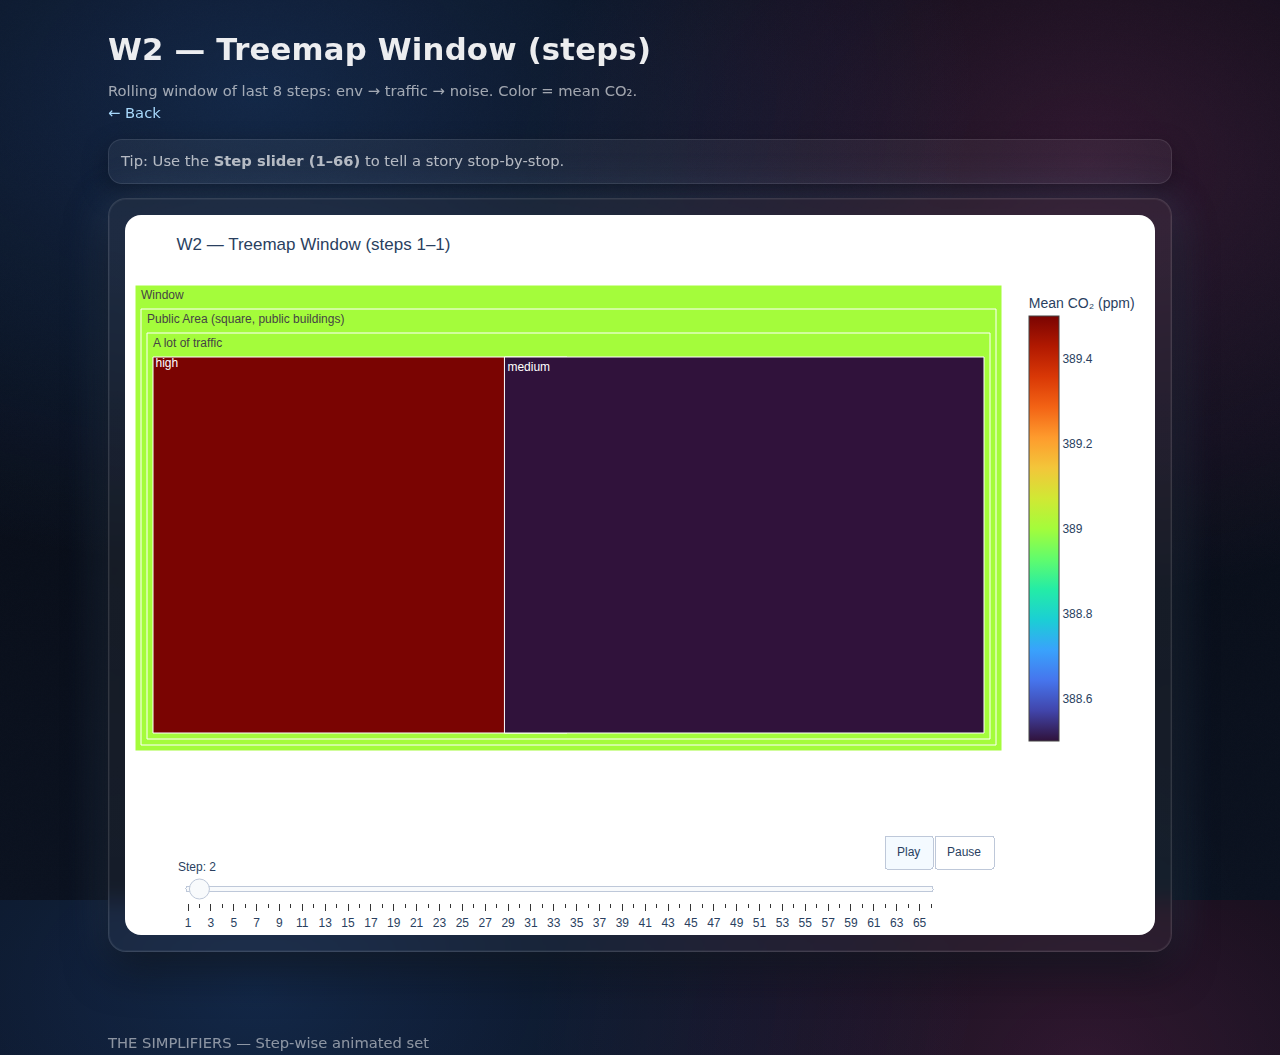
<file: web/w2_treemap_window.html>
<!doctype html>
<html lang="en">
<head>
<meta charset="utf-8"/>
<meta name="viewport" content="width=device-width, initial-scale=1"/>
<title>W2 — Treemap Window (steps)</title>
<link rel="stylesheet" href="assets/style.css"/>
<style>.sub{opacity:.9}</style>
</head>
<body>
<header>
  <h1>W2 — Treemap Window (steps)</h1>
  <p class="sub small">Rolling window of last 8 steps: env → traffic → noise. Color = mean CO₂.</p>
  <p class="small"><a href="index.html">← Back</a></p>
</header>
<main>
  <div class="notice small">Tip: Use the <b>Step slider (1–66)</b> to tell a story stop-by-stop.</div>
  <div class="card"><div>                        <script type="text/javascript">window.PlotlyConfig = {MathJaxConfig: 'local'};</script>
        <script src="https://cdn.plot.ly/plotly-2.4.1.min.js"></script>                <div id="2df3d524-bac8-42f3-8e62-17c108346135" class="plotly-graph-div" style="height:720px; width:100%;"></div>            <script type="text/javascript">                                    window.PLOTLYENV=window.PLOTLYENV || {};                                    if (document.getElementById("2df3d524-bac8-42f3-8e62-17c108346135")) {                    Plotly.newPlot(                        "2df3d524-bac8-42f3-8e62-17c108346135",                        [{"branchvalues":"total","hovertemplate":"<b>%{label}</b><br>Count: %{value}<br>Mean CO₂: %{color:.0f} ppm<extra></extra>","ids":["Window","Window/Public Area (square, public buildings)","Window/Public Area (square, public buildings)/A lot of traffic","Window/Public Area (square, public buildings)/A lot of traffic/medium"],"labels":["Window","Public Area (square, public buildings)","A lot of traffic","medium"],"marker":{"colorbar":{"title":{"text":"Mean CO₂ (ppm)"}},"colors":[389.0,389.0,389.0,389.0],"colorscale":[[0.0,"#30123b"],[0.07142857142857142,"#4145ab"],[0.14285714285714285,"#4675ed"],[0.21428571428571427,"#39a2fc"],[0.2857142857142857,"#1bcfd4"],[0.35714285714285715,"#24eca6"],[0.42857142857142855,"#61fc6c"],[0.5,"#a4fc3b"],[0.5714285714285714,"#d1e834"],[0.6428571428571429,"#f3c63a"],[0.7142857142857143,"#fe9b2d"],[0.7857142857142857,"#f36315"],[0.8571428571428571,"#d93806"],[0.9285714285714286,"#b11901"],[1.0,"#7a0402"]]},"parents":["","Window","Window/Public Area (square, public buildings)","Window/Public Area (square, public buildings)/A lot of traffic"],"type":"treemap","values":[1,1,1,1]}],                        {"height":720,"margin":{"b":95,"l":10,"r":10,"t":70},"sliders":[{"active":0,"currentvalue":{"prefix":"Step: "},"len":0.88,"steps":[{"args":[["1"],{"frame":{"duration":0,"redraw":true},"mode":"immediate","transition":{"duration":0}}],"label":"1","method":"animate"},{"args":[["2"],{"frame":{"duration":0,"redraw":true},"mode":"immediate","transition":{"duration":0}}],"label":"2","method":"animate"},{"args":[["3"],{"frame":{"duration":0,"redraw":true},"mode":"immediate","transition":{"duration":0}}],"label":"3","method":"animate"},{"args":[["4"],{"frame":{"duration":0,"redraw":true},"mode":"immediate","transition":{"duration":0}}],"label":"4","method":"animate"},{"args":[["5"],{"frame":{"duration":0,"redraw":true},"mode":"immediate","transition":{"duration":0}}],"label":"5","method":"animate"},{"args":[["6"],{"frame":{"duration":0,"redraw":true},"mode":"immediate","transition":{"duration":0}}],"label":"6","method":"animate"},{"args":[["7"],{"frame":{"duration":0,"redraw":true},"mode":"immediate","transition":{"duration":0}}],"label":"7","method":"animate"},{"args":[["8"],{"frame":{"duration":0,"redraw":true},"mode":"immediate","transition":{"duration":0}}],"label":"8","method":"animate"},{"args":[["9"],{"frame":{"duration":0,"redraw":true},"mode":"immediate","transition":{"duration":0}}],"label":"9","method":"animate"},{"args":[["10"],{"frame":{"duration":0,"redraw":true},"mode":"immediate","transition":{"duration":0}}],"label":"10","method":"animate"},{"args":[["11"],{"frame":{"duration":0,"redraw":true},"mode":"immediate","transition":{"duration":0}}],"label":"11","method":"animate"},{"args":[["12"],{"frame":{"duration":0,"redraw":true},"mode":"immediate","transition":{"duration":0}}],"label":"12","method":"animate"},{"args":[["13"],{"frame":{"duration":0,"redraw":true},"mode":"immediate","transition":{"duration":0}}],"label":"13","method":"animate"},{"args":[["14"],{"frame":{"duration":0,"redraw":true},"mode":"immediate","transition":{"duration":0}}],"label":"14","method":"animate"},{"args":[["15"],{"frame":{"duration":0,"redraw":true},"mode":"immediate","transition":{"duration":0}}],"label":"15","method":"animate"},{"args":[["16"],{"frame":{"duration":0,"redraw":true},"mode":"immediate","transition":{"duration":0}}],"label":"16","method":"animate"},{"args":[["17"],{"frame":{"duration":0,"redraw":true},"mode":"immediate","transition":{"duration":0}}],"label":"17","method":"animate"},{"args":[["18"],{"frame":{"duration":0,"redraw":true},"mode":"immediate","transition":{"duration":0}}],"label":"18","method":"animate"},{"args":[["19"],{"frame":{"duration":0,"redraw":true},"mode":"immediate","transition":{"duration":0}}],"label":"19","method":"animate"},{"args":[["20"],{"frame":{"duration":0,"redraw":true},"mode":"immediate","transition":{"duration":0}}],"label":"20","method":"animate"},{"args":[["21"],{"frame":{"duration":0,"redraw":true},"mode":"immediate","transition":{"duration":0}}],"label":"21","method":"animate"},{"args":[["22"],{"frame":{"duration":0,"redraw":true},"mode":"immediate","transition":{"duration":0}}],"label":"22","method":"animate"},{"args":[["23"],{"frame":{"duration":0,"redraw":true},"mode":"immediate","transition":{"duration":0}}],"label":"23","method":"animate"},{"args":[["24"],{"frame":{"duration":0,"redraw":true},"mode":"immediate","transition":{"duration":0}}],"label":"24","method":"animate"},{"args":[["25"],{"frame":{"duration":0,"redraw":true},"mode":"immediate","transition":{"duration":0}}],"label":"25","method":"animate"},{"args":[["26"],{"frame":{"duration":0,"redraw":true},"mode":"immediate","transition":{"duration":0}}],"label":"26","method":"animate"},{"args":[["27"],{"frame":{"duration":0,"redraw":true},"mode":"immediate","transition":{"duration":0}}],"label":"27","method":"animate"},{"args":[["28"],{"frame":{"duration":0,"redraw":true},"mode":"immediate","transition":{"duration":0}}],"label":"28","method":"animate"},{"args":[["29"],{"frame":{"duration":0,"redraw":true},"mode":"immediate","transition":{"duration":0}}],"label":"29","method":"animate"},{"args":[["30"],{"frame":{"duration":0,"redraw":true},"mode":"immediate","transition":{"duration":0}}],"label":"30","method":"animate"},{"args":[["31"],{"frame":{"duration":0,"redraw":true},"mode":"immediate","transition":{"duration":0}}],"label":"31","method":"animate"},{"args":[["32"],{"frame":{"duration":0,"redraw":true},"mode":"immediate","transition":{"duration":0}}],"label":"32","method":"animate"},{"args":[["33"],{"frame":{"duration":0,"redraw":true},"mode":"immediate","transition":{"duration":0}}],"label":"33","method":"animate"},{"args":[["34"],{"frame":{"duration":0,"redraw":true},"mode":"immediate","transition":{"duration":0}}],"label":"34","method":"animate"},{"args":[["35"],{"frame":{"duration":0,"redraw":true},"mode":"immediate","transition":{"duration":0}}],"label":"35","method":"animate"},{"args":[["36"],{"frame":{"duration":0,"redraw":true},"mode":"immediate","transition":{"duration":0}}],"label":"36","method":"animate"},{"args":[["37"],{"frame":{"duration":0,"redraw":true},"mode":"immediate","transition":{"duration":0}}],"label":"37","method":"animate"},{"args":[["38"],{"frame":{"duration":0,"redraw":true},"mode":"immediate","transition":{"duration":0}}],"label":"38","method":"animate"},{"args":[["39"],{"frame":{"duration":0,"redraw":true},"mode":"immediate","transition":{"duration":0}}],"label":"39","method":"animate"},{"args":[["40"],{"frame":{"duration":0,"redraw":true},"mode":"immediate","transition":{"duration":0}}],"label":"40","method":"animate"},{"args":[["41"],{"frame":{"duration":0,"redraw":true},"mode":"immediate","transition":{"duration":0}}],"label":"41","method":"animate"},{"args":[["42"],{"frame":{"duration":0,"redraw":true},"mode":"immediate","transition":{"duration":0}}],"label":"42","method":"animate"},{"args":[["43"],{"frame":{"duration":0,"redraw":true},"mode":"immediate","transition":{"duration":0}}],"label":"43","method":"animate"},{"args":[["44"],{"frame":{"duration":0,"redraw":true},"mode":"immediate","transition":{"duration":0}}],"label":"44","method":"animate"},{"args":[["45"],{"frame":{"duration":0,"redraw":true},"mode":"immediate","transition":{"duration":0}}],"label":"45","method":"animate"},{"args":[["46"],{"frame":{"duration":0,"redraw":true},"mode":"immediate","transition":{"duration":0}}],"label":"46","method":"animate"},{"args":[["47"],{"frame":{"duration":0,"redraw":true},"mode":"immediate","transition":{"duration":0}}],"label":"47","method":"animate"},{"args":[["48"],{"frame":{"duration":0,"redraw":true},"mode":"immediate","transition":{"duration":0}}],"label":"48","method":"animate"},{"args":[["49"],{"frame":{"duration":0,"redraw":true},"mode":"immediate","transition":{"duration":0}}],"label":"49","method":"animate"},{"args":[["50"],{"frame":{"duration":0,"redraw":true},"mode":"immediate","transition":{"duration":0}}],"label":"50","method":"animate"},{"args":[["51"],{"frame":{"duration":0,"redraw":true},"mode":"immediate","transition":{"duration":0}}],"label":"51","method":"animate"},{"args":[["52"],{"frame":{"duration":0,"redraw":true},"mode":"immediate","transition":{"duration":0}}],"label":"52","method":"animate"},{"args":[["53"],{"frame":{"duration":0,"redraw":true},"mode":"immediate","transition":{"duration":0}}],"label":"53","method":"animate"},{"args":[["54"],{"frame":{"duration":0,"redraw":true},"mode":"immediate","transition":{"duration":0}}],"label":"54","method":"animate"},{"args":[["55"],{"frame":{"duration":0,"redraw":true},"mode":"immediate","transition":{"duration":0}}],"label":"55","method":"animate"},{"args":[["56"],{"frame":{"duration":0,"redraw":true},"mode":"immediate","transition":{"duration":0}}],"label":"56","method":"animate"},{"args":[["57"],{"frame":{"duration":0,"redraw":true},"mode":"immediate","transition":{"duration":0}}],"label":"57","method":"animate"},{"args":[["58"],{"frame":{"duration":0,"redraw":true},"mode":"immediate","transition":{"duration":0}}],"label":"58","method":"animate"},{"args":[["59"],{"frame":{"duration":0,"redraw":true},"mode":"immediate","transition":{"duration":0}}],"label":"59","method":"animate"},{"args":[["60"],{"frame":{"duration":0,"redraw":true},"mode":"immediate","transition":{"duration":0}}],"label":"60","method":"animate"},{"args":[["61"],{"frame":{"duration":0,"redraw":true},"mode":"immediate","transition":{"duration":0}}],"label":"61","method":"animate"},{"args":[["62"],{"frame":{"duration":0,"redraw":true},"mode":"immediate","transition":{"duration":0}}],"label":"62","method":"animate"},{"args":[["63"],{"frame":{"duration":0,"redraw":true},"mode":"immediate","transition":{"duration":0}}],"label":"63","method":"animate"},{"args":[["64"],{"frame":{"duration":0,"redraw":true},"mode":"immediate","transition":{"duration":0}}],"label":"64","method":"animate"},{"args":[["65"],{"frame":{"duration":0,"redraw":true},"mode":"immediate","transition":{"duration":0}}],"label":"65","method":"animate"},{"args":[["66"],{"frame":{"duration":0,"redraw":true},"mode":"immediate","transition":{"duration":0}}],"label":"66","method":"animate"}],"x":0.05,"y":-0.18}],"template":{"data":{"bar":[{"error_x":{"color":"#2a3f5f"},"error_y":{"color":"#2a3f5f"},"marker":{"line":{"color":"#E5ECF6","width":0.5},"pattern":{"fillmode":"overlay","size":10,"solidity":0.2}},"type":"bar"}],"barpolar":[{"marker":{"line":{"color":"#E5ECF6","width":0.5},"pattern":{"fillmode":"overlay","size":10,"solidity":0.2}},"type":"barpolar"}],"carpet":[{"aaxis":{"endlinecolor":"#2a3f5f","gridcolor":"white","linecolor":"white","minorgridcolor":"white","startlinecolor":"#2a3f5f"},"baxis":{"endlinecolor":"#2a3f5f","gridcolor":"white","linecolor":"white","minorgridcolor":"white","startlinecolor":"#2a3f5f"},"type":"carpet"}],"choropleth":[{"colorbar":{"outlinewidth":0,"ticks":""},"type":"choropleth"}],"contour":[{"colorbar":{"outlinewidth":0,"ticks":""},"colorscale":[[0.0,"#0d0887"],[0.1111111111111111,"#46039f"],[0.2222222222222222,"#7201a8"],[0.3333333333333333,"#9c179e"],[0.4444444444444444,"#bd3786"],[0.5555555555555556,"#d8576b"],[0.6666666666666666,"#ed7953"],[0.7777777777777778,"#fb9f3a"],[0.8888888888888888,"#fdca26"],[1.0,"#f0f921"]],"type":"contour"}],"contourcarpet":[{"colorbar":{"outlinewidth":0,"ticks":""},"type":"contourcarpet"}],"heatmap":[{"colorbar":{"outlinewidth":0,"ticks":""},"colorscale":[[0.0,"#0d0887"],[0.1111111111111111,"#46039f"],[0.2222222222222222,"#7201a8"],[0.3333333333333333,"#9c179e"],[0.4444444444444444,"#bd3786"],[0.5555555555555556,"#d8576b"],[0.6666666666666666,"#ed7953"],[0.7777777777777778,"#fb9f3a"],[0.8888888888888888,"#fdca26"],[1.0,"#f0f921"]],"type":"heatmap"}],"heatmapgl":[{"colorbar":{"outlinewidth":0,"ticks":""},"colorscale":[[0.0,"#0d0887"],[0.1111111111111111,"#46039f"],[0.2222222222222222,"#7201a8"],[0.3333333333333333,"#9c179e"],[0.4444444444444444,"#bd3786"],[0.5555555555555556,"#d8576b"],[0.6666666666666666,"#ed7953"],[0.7777777777777778,"#fb9f3a"],[0.8888888888888888,"#fdca26"],[1.0,"#f0f921"]],"type":"heatmapgl"}],"histogram":[{"marker":{"pattern":{"fillmode":"overlay","size":10,"solidity":0.2}},"type":"histogram"}],"histogram2d":[{"colorbar":{"outlinewidth":0,"ticks":""},"colorscale":[[0.0,"#0d0887"],[0.1111111111111111,"#46039f"],[0.2222222222222222,"#7201a8"],[0.3333333333333333,"#9c179e"],[0.4444444444444444,"#bd3786"],[0.5555555555555556,"#d8576b"],[0.6666666666666666,"#ed7953"],[0.7777777777777778,"#fb9f3a"],[0.8888888888888888,"#fdca26"],[1.0,"#f0f921"]],"type":"histogram2d"}],"histogram2dcontour":[{"colorbar":{"outlinewidth":0,"ticks":""},"colorscale":[[0.0,"#0d0887"],[0.1111111111111111,"#46039f"],[0.2222222222222222,"#7201a8"],[0.3333333333333333,"#9c179e"],[0.4444444444444444,"#bd3786"],[0.5555555555555556,"#d8576b"],[0.6666666666666666,"#ed7953"],[0.7777777777777778,"#fb9f3a"],[0.8888888888888888,"#fdca26"],[1.0,"#f0f921"]],"type":"histogram2dcontour"}],"mesh3d":[{"colorbar":{"outlinewidth":0,"ticks":""},"type":"mesh3d"}],"parcoords":[{"line":{"colorbar":{"outlinewidth":0,"ticks":""}},"type":"parcoords"}],"pie":[{"automargin":true,"type":"pie"}],"scatter":[{"marker":{"colorbar":{"outlinewidth":0,"ticks":""}},"type":"scatter"}],"scatter3d":[{"line":{"colorbar":{"outlinewidth":0,"ticks":""}},"marker":{"colorbar":{"outlinewidth":0,"ticks":""}},"type":"scatter3d"}],"scattercarpet":[{"marker":{"colorbar":{"outlinewidth":0,"ticks":""}},"type":"scattercarpet"}],"scattergeo":[{"marker":{"colorbar":{"outlinewidth":0,"ticks":""}},"type":"scattergeo"}],"scattergl":[{"marker":{"colorbar":{"outlinewidth":0,"ticks":""}},"type":"scattergl"}],"scattermapbox":[{"marker":{"colorbar":{"outlinewidth":0,"ticks":""}},"type":"scattermapbox"}],"scatterpolar":[{"marker":{"colorbar":{"outlinewidth":0,"ticks":""}},"type":"scatterpolar"}],"scatterpolargl":[{"marker":{"colorbar":{"outlinewidth":0,"ticks":""}},"type":"scatterpolargl"}],"scatterternary":[{"marker":{"colorbar":{"outlinewidth":0,"ticks":""}},"type":"scatterternary"}],"surface":[{"colorbar":{"outlinewidth":0,"ticks":""},"colorscale":[[0.0,"#0d0887"],[0.1111111111111111,"#46039f"],[0.2222222222222222,"#7201a8"],[0.3333333333333333,"#9c179e"],[0.4444444444444444,"#bd3786"],[0.5555555555555556,"#d8576b"],[0.6666666666666666,"#ed7953"],[0.7777777777777778,"#fb9f3a"],[0.8888888888888888,"#fdca26"],[1.0,"#f0f921"]],"type":"surface"}],"table":[{"cells":{"fill":{"color":"#EBF0F8"},"line":{"color":"white"}},"header":{"fill":{"color":"#C8D4E3"},"line":{"color":"white"}},"type":"table"}]},"layout":{"annotationdefaults":{"arrowcolor":"#2a3f5f","arrowhead":0,"arrowwidth":1},"autotypenumbers":"strict","coloraxis":{"colorbar":{"outlinewidth":0,"ticks":""}},"colorscale":{"diverging":[[0,"#8e0152"],[0.1,"#c51b7d"],[0.2,"#de77ae"],[0.3,"#f1b6da"],[0.4,"#fde0ef"],[0.5,"#f7f7f7"],[0.6,"#e6f5d0"],[0.7,"#b8e186"],[0.8,"#7fbc41"],[0.9,"#4d9221"],[1,"#276419"]],"sequential":[[0.0,"#0d0887"],[0.1111111111111111,"#46039f"],[0.2222222222222222,"#7201a8"],[0.3333333333333333,"#9c179e"],[0.4444444444444444,"#bd3786"],[0.5555555555555556,"#d8576b"],[0.6666666666666666,"#ed7953"],[0.7777777777777778,"#fb9f3a"],[0.8888888888888888,"#fdca26"],[1.0,"#f0f921"]],"sequentialminus":[[0.0,"#0d0887"],[0.1111111111111111,"#46039f"],[0.2222222222222222,"#7201a8"],[0.3333333333333333,"#9c179e"],[0.4444444444444444,"#bd3786"],[0.5555555555555556,"#d8576b"],[0.6666666666666666,"#ed7953"],[0.7777777777777778,"#fb9f3a"],[0.8888888888888888,"#fdca26"],[1.0,"#f0f921"]]},"colorway":["#636efa","#EF553B","#00cc96","#ab63fa","#FFA15A","#19d3f3","#FF6692","#B6E880","#FF97FF","#FECB52"],"font":{"color":"#2a3f5f"},"geo":{"bgcolor":"white","lakecolor":"white","landcolor":"#E5ECF6","showlakes":true,"showland":true,"subunitcolor":"white"},"hoverlabel":{"align":"left"},"hovermode":"closest","mapbox":{"style":"light"},"paper_bgcolor":"white","plot_bgcolor":"#E5ECF6","polar":{"angularaxis":{"gridcolor":"white","linecolor":"white","ticks":""},"bgcolor":"#E5ECF6","radialaxis":{"gridcolor":"white","linecolor":"white","ticks":""}},"scene":{"xaxis":{"backgroundcolor":"#E5ECF6","gridcolor":"white","gridwidth":2,"linecolor":"white","showbackground":true,"ticks":"","zerolinecolor":"white"},"yaxis":{"backgroundcolor":"#E5ECF6","gridcolor":"white","gridwidth":2,"linecolor":"white","showbackground":true,"ticks":"","zerolinecolor":"white"},"zaxis":{"backgroundcolor":"#E5ECF6","gridcolor":"white","gridwidth":2,"linecolor":"white","showbackground":true,"ticks":"","zerolinecolor":"white"}},"shapedefaults":{"line":{"color":"#2a3f5f"}},"ternary":{"aaxis":{"gridcolor":"white","linecolor":"white","ticks":""},"baxis":{"gridcolor":"white","linecolor":"white","ticks":""},"bgcolor":"#E5ECF6","caxis":{"gridcolor":"white","linecolor":"white","ticks":""}},"title":{"x":0.05},"xaxis":{"automargin":true,"gridcolor":"white","linecolor":"white","ticks":"","title":{"standoff":15},"zerolinecolor":"white","zerolinewidth":2},"yaxis":{"automargin":true,"gridcolor":"white","linecolor":"white","ticks":"","title":{"standoff":15},"zerolinecolor":"white","zerolinewidth":2}}},"title":{"text":"W2 — Treemap Window (steps 1–1)"},"updatemenus":[{"buttons":[{"args":[null,{"frame":{"duration":320,"redraw":true},"fromcurrent":true,"transition":{"duration":120}}],"label":"Play","method":"animate"},{"args":[[null],{"frame":{"duration":0,"redraw":false},"mode":"immediate","transition":{"duration":0}}],"label":"Pause","method":"animate"}],"direction":"left","type":"buttons","x":0.99,"xanchor":"right","y":-0.18,"yanchor":"top"}]},                        {"responsive": true}                    ).then(function(){
                            Plotly.addFrames('2df3d524-bac8-42f3-8e62-17c108346135', [{"data":[{"branchvalues":"total","hovertemplate":"<b>%{label}</b><br>Count: %{value}<br>Mean CO₂: %{color:.0f} ppm<extra></extra>","ids":["Window","Window/Public Area (square, public buildings)","Window/Public Area (square, public buildings)/A lot of traffic","Window/Public Area (square, public buildings)/A lot of traffic/medium"],"labels":["Window","Public Area (square, public buildings)","A lot of traffic","medium"],"marker":{"colorbar":{"title":{"text":"Mean CO₂ (ppm)"}},"colors":[389.0,389.0,389.0,389.0],"colorscale":[[0.0,"#30123b"],[0.07142857142857142,"#4145ab"],[0.14285714285714285,"#4675ed"],[0.21428571428571427,"#39a2fc"],[0.2857142857142857,"#1bcfd4"],[0.35714285714285715,"#24eca6"],[0.42857142857142855,"#61fc6c"],[0.5,"#a4fc3b"],[0.5714285714285714,"#d1e834"],[0.6428571428571429,"#f3c63a"],[0.7142857142857143,"#fe9b2d"],[0.7857142857142857,"#f36315"],[0.8571428571428571,"#d93806"],[0.9285714285714286,"#b11901"],[1.0,"#7a0402"]]},"parents":["","Window","Window/Public Area (square, public buildings)","Window/Public Area (square, public buildings)/A lot of traffic"],"type":"treemap","values":[1,1,1,1]}],"layout":{"title":{"text":"W2 — Treemap Window (steps 1–1)"}},"name":"1"},{"data":[{"branchvalues":"total","hovertemplate":"<b>%{label}</b><br>Count: %{value}<br>Mean CO₂: %{color:.0f} ppm<extra></extra>","ids":["Window","Window/Public Area (square, public buildings)","Window/Public Area (square, public buildings)/A lot of traffic","Window/Public Area (square, public buildings)/A lot of traffic/high","Window/Public Area (square, public buildings)/A lot of traffic/medium"],"labels":["Window","Public Area (square, public buildings)","A lot of traffic","high","medium"],"marker":{"colorbar":{"title":{"text":"Mean CO₂ (ppm)"}},"colors":[398.0,398.0,398.0,407.0,389.0],"colorscale":[[0.0,"#30123b"],[0.07142857142857142,"#4145ab"],[0.14285714285714285,"#4675ed"],[0.21428571428571427,"#39a2fc"],[0.2857142857142857,"#1bcfd4"],[0.35714285714285715,"#24eca6"],[0.42857142857142855,"#61fc6c"],[0.5,"#a4fc3b"],[0.5714285714285714,"#d1e834"],[0.6428571428571429,"#f3c63a"],[0.7142857142857143,"#fe9b2d"],[0.7857142857142857,"#f36315"],[0.8571428571428571,"#d93806"],[0.9285714285714286,"#b11901"],[1.0,"#7a0402"]]},"parents":["","Window","Window/Public Area (square, public buildings)","Window/Public Area (square, public buildings)/A lot of traffic","Window/Public Area (square, public buildings)/A lot of traffic"],"type":"treemap","values":[2,2,2,1,1]}],"layout":{"title":{"text":"W2 — Treemap Window (steps 1–2)"}},"name":"2"},{"data":[{"branchvalues":"total","hovertemplate":"<b>%{label}</b><br>Count: %{value}<br>Mean CO₂: %{color:.0f} ppm<extra></extra>","ids":["Window","Window/Public Area (square, public buildings)","Window/Public Area (square, public buildings)/A lot of traffic","Window/Public Area (square, public buildings)/Average traffic","Window/Public Area (square, public buildings)/A lot of traffic/high","Window/Public Area (square, public buildings)/A lot of traffic/medium","Window/Public Area (square, public buildings)/Average traffic/medium"],"labels":["Window","Public Area (square, public buildings)","A lot of traffic","Average traffic","high","medium","medium"],"marker":{"colorbar":{"title":{"text":"Mean CO₂ (ppm)"}},"colors":[398.3333333333333,398.3333333333333,398.0,399.0,407.0,389.0,399.0],"colorscale":[[0.0,"#30123b"],[0.07142857142857142,"#4145ab"],[0.14285714285714285,"#4675ed"],[0.21428571428571427,"#39a2fc"],[0.2857142857142857,"#1bcfd4"],[0.35714285714285715,"#24eca6"],[0.42857142857142855,"#61fc6c"],[0.5,"#a4fc3b"],[0.5714285714285714,"#d1e834"],[0.6428571428571429,"#f3c63a"],[0.7142857142857143,"#fe9b2d"],[0.7857142857142857,"#f36315"],[0.8571428571428571,"#d93806"],[0.9285714285714286,"#b11901"],[1.0,"#7a0402"]]},"parents":["","Window","Window/Public Area (square, public buildings)","Window/Public Area (square, public buildings)","Window/Public Area (square, public buildings)/A lot of traffic","Window/Public Area (square, public buildings)/A lot of traffic","Window/Public Area (square, public buildings)/Average traffic"],"type":"treemap","values":[3,3,2,1,1,1,1]}],"layout":{"title":{"text":"W2 — Treemap Window (steps 1–3)"}},"name":"3"},{"data":[{"branchvalues":"total","hovertemplate":"<b>%{label}</b><br>Count: %{value}<br>Mean CO₂: %{color:.0f} ppm<extra></extra>","ids":["Window","Window/Public Area (square, public buildings)","Window/Public Area (square, public buildings)/A lot of traffic","Window/Public Area (square, public buildings)/Average traffic","Window/Public Area (square, public buildings)/A lot of traffic/high","Window/Public Area (square, public buildings)/A lot of traffic/medium","Window/Public Area (square, public buildings)/Average traffic/medium"],"labels":["Window","Public Area (square, public buildings)","A lot of traffic","Average traffic","high","medium","medium"],"marker":{"colorbar":{"title":{"text":"Mean CO₂ (ppm)"}},"colors":[398.0,398.0,398.0,398.0,407.0,389.0,398.0],"colorscale":[[0.0,"#30123b"],[0.07142857142857142,"#4145ab"],[0.14285714285714285,"#4675ed"],[0.21428571428571427,"#39a2fc"],[0.2857142857142857,"#1bcfd4"],[0.35714285714285715,"#24eca6"],[0.42857142857142855,"#61fc6c"],[0.5,"#a4fc3b"],[0.5714285714285714,"#d1e834"],[0.6428571428571429,"#f3c63a"],[0.7142857142857143,"#fe9b2d"],[0.7857142857142857,"#f36315"],[0.8571428571428571,"#d93806"],[0.9285714285714286,"#b11901"],[1.0,"#7a0402"]]},"parents":["","Window","Window/Public Area (square, public buildings)","Window/Public Area (square, public buildings)","Window/Public Area (square, public buildings)/A lot of traffic","Window/Public Area (square, public buildings)/A lot of traffic","Window/Public Area (square, public buildings)/Average traffic"],"type":"treemap","values":[4,4,2,2,1,1,2]}],"layout":{"title":{"text":"W2 — Treemap Window (steps 1–4)"}},"name":"4"},{"data":[{"branchvalues":"total","hovertemplate":"<b>%{label}</b><br>Count: %{value}<br>Mean CO₂: %{color:.0f} ppm<extra></extra>","ids":["Window","Window/Public Area (square, public buildings)","Window/Public Area (square, public buildings)/A lot of traffic","Window/Public Area (square, public buildings)/Average traffic","Window/Public Area (square, public buildings)/A lot of traffic/high","Window/Public Area (square, public buildings)/A lot of traffic/medium","Window/Public Area (square, public buildings)/Average traffic/medium"],"labels":["Window","Public Area (square, public buildings)","A lot of traffic","Average traffic","high","medium","medium"],"marker":{"colorbar":{"title":{"text":"Mean CO₂ (ppm)"}},"colors":[400.2,400.2,401.6666666666667,398.0,408.0,389.0,398.0],"colorscale":[[0.0,"#30123b"],[0.07142857142857142,"#4145ab"],[0.14285714285714285,"#4675ed"],[0.21428571428571427,"#39a2fc"],[0.2857142857142857,"#1bcfd4"],[0.35714285714285715,"#24eca6"],[0.42857142857142855,"#61fc6c"],[0.5,"#a4fc3b"],[0.5714285714285714,"#d1e834"],[0.6428571428571429,"#f3c63a"],[0.7142857142857143,"#fe9b2d"],[0.7857142857142857,"#f36315"],[0.8571428571428571,"#d93806"],[0.9285714285714286,"#b11901"],[1.0,"#7a0402"]]},"parents":["","Window","Window/Public Area (square, public buildings)","Window/Public Area (square, public buildings)","Window/Public Area (square, public buildings)/A lot of traffic","Window/Public Area (square, public buildings)/A lot of traffic","Window/Public Area (square, public buildings)/Average traffic"],"type":"treemap","values":[5,5,3,2,2,1,2]}],"layout":{"title":{"text":"W2 — Treemap Window (steps 1–5)"}},"name":"5"},{"data":[{"branchvalues":"total","hovertemplate":"<b>%{label}</b><br>Count: %{value}<br>Mean CO₂: %{color:.0f} ppm<extra></extra>","ids":["Window","Window/Public Area (square, public buildings)","Window/Unknown","Window/Public Area (square, public buildings)/A lot of traffic","Window/Public Area (square, public buildings)/Average traffic","Window/Unknown/Average traffic","Window/Public Area (square, public buildings)/A lot of traffic/high","Window/Public Area (square, public buildings)/A lot of traffic/medium","Window/Public Area (square, public buildings)/Average traffic/medium","Window/Unknown/Average traffic/medium"],"labels":["Window","Public Area (square, public buildings)","Unknown","A lot of traffic","Average traffic","Average traffic","high","medium","medium","medium"],"marker":{"colorbar":{"title":{"text":"Mean CO₂ (ppm)"}},"colors":[398.1666666666667,400.2,388.0,401.6666666666667,398.0,388.0,408.0,389.0,398.0,388.0],"colorscale":[[0.0,"#30123b"],[0.07142857142857142,"#4145ab"],[0.14285714285714285,"#4675ed"],[0.21428571428571427,"#39a2fc"],[0.2857142857142857,"#1bcfd4"],[0.35714285714285715,"#24eca6"],[0.42857142857142855,"#61fc6c"],[0.5,"#a4fc3b"],[0.5714285714285714,"#d1e834"],[0.6428571428571429,"#f3c63a"],[0.7142857142857143,"#fe9b2d"],[0.7857142857142857,"#f36315"],[0.8571428571428571,"#d93806"],[0.9285714285714286,"#b11901"],[1.0,"#7a0402"]]},"parents":["","Window","Window","Window/Public Area (square, public buildings)","Window/Public Area (square, public buildings)","Window/Unknown","Window/Public Area (square, public buildings)/A lot of traffic","Window/Public Area (square, public buildings)/A lot of traffic","Window/Public Area (square, public buildings)/Average traffic","Window/Unknown/Average traffic"],"type":"treemap","values":[6,5,1,3,2,1,2,1,2,1]}],"layout":{"title":{"text":"W2 — Treemap Window (steps 1–6)"}},"name":"6"},{"data":[{"branchvalues":"total","hovertemplate":"<b>%{label}</b><br>Count: %{value}<br>Mean CO₂: %{color:.0f} ppm<extra></extra>","ids":["Window","Window/Public Area (square, public buildings)","Window/Unknown","Window/Public Area (square, public buildings)/A lot of traffic","Window/Public Area (square, public buildings)/Average traffic","Window/Unknown/Average traffic","Window/Public Area (square, public buildings)/A lot of traffic/high","Window/Public Area (square, public buildings)/A lot of traffic/medium","Window/Public Area (square, public buildings)/Average traffic/medium","Window/Unknown/Average traffic/medium"],"labels":["Window","Public Area (square, public buildings)","Unknown","A lot of traffic","Average traffic","Average traffic","high","medium","medium","medium"],"marker":{"colorbar":{"title":{"text":"Mean CO₂ (ppm)"}},"colors":[396.57142857142856,398.0,388.0,401.6666666666667,394.3333333333333,388.0,408.0,389.0,394.3333333333333,388.0],"colorscale":[[0.0,"#30123b"],[0.07142857142857142,"#4145ab"],[0.14285714285714285,"#4675ed"],[0.21428571428571427,"#39a2fc"],[0.2857142857142857,"#1bcfd4"],[0.35714285714285715,"#24eca6"],[0.42857142857142855,"#61fc6c"],[0.5,"#a4fc3b"],[0.5714285714285714,"#d1e834"],[0.6428571428571429,"#f3c63a"],[0.7142857142857143,"#fe9b2d"],[0.7857142857142857,"#f36315"],[0.8571428571428571,"#d93806"],[0.9285714285714286,"#b11901"],[1.0,"#7a0402"]]},"parents":["","Window","Window","Window/Public Area (square, public buildings)","Window/Public Area (square, public buildings)","Window/Unknown","Window/Public Area (square, public buildings)/A lot of traffic","Window/Public Area (square, public buildings)/A lot of traffic","Window/Public Area (square, public buildings)/Average traffic","Window/Unknown/Average traffic"],"type":"treemap","values":[7,6,1,3,3,1,2,1,3,1]}],"layout":{"title":{"text":"W2 — Treemap Window (steps 1–7)"}},"name":"7"},{"data":[{"branchvalues":"total","hovertemplate":"<b>%{label}</b><br>Count: %{value}<br>Mean CO₂: %{color:.0f} ppm<extra></extra>","ids":["Window","Window/Public Area (square, public buildings)","Window/Unknown","Window/Public Area (square, public buildings)/A lot of traffic","Window/Public Area (square, public buildings)/Average traffic","Window/Unknown/Average traffic","Window/Public Area (square, public buildings)/A lot of traffic/high","Window/Public Area (square, public buildings)/A lot of traffic/medium","Window/Public Area (square, public buildings)/Average traffic/high","Window/Public Area (square, public buildings)/Average traffic/medium","Window/Unknown/Average traffic/medium"],"labels":["Window","Public Area (square, public buildings)","Unknown","A lot of traffic","Average traffic","Average traffic","high","medium","high","medium","medium"],"marker":{"colorbar":{"title":{"text":"Mean CO₂ (ppm)"}},"colors":[398.0,399.42857142857144,388.0,401.6666666666667,397.75,388.0,408.0,389.0,408.0,394.3333333333333,388.0],"colorscale":[[0.0,"#30123b"],[0.07142857142857142,"#4145ab"],[0.14285714285714285,"#4675ed"],[0.21428571428571427,"#39a2fc"],[0.2857142857142857,"#1bcfd4"],[0.35714285714285715,"#24eca6"],[0.42857142857142855,"#61fc6c"],[0.5,"#a4fc3b"],[0.5714285714285714,"#d1e834"],[0.6428571428571429,"#f3c63a"],[0.7142857142857143,"#fe9b2d"],[0.7857142857142857,"#f36315"],[0.8571428571428571,"#d93806"],[0.9285714285714286,"#b11901"],[1.0,"#7a0402"]]},"parents":["","Window","Window","Window/Public Area (square, public buildings)","Window/Public Area (square, public buildings)","Window/Unknown","Window/Public Area (square, public buildings)/A lot of traffic","Window/Public Area (square, public buildings)/A lot of traffic","Window/Public Area (square, public buildings)/Average traffic","Window/Public Area (square, public buildings)/Average traffic","Window/Unknown/Average traffic"],"type":"treemap","values":[8,7,1,3,4,1,2,1,1,3,1]}],"layout":{"title":{"text":"W2 — Treemap Window (steps 1–8)"}},"name":"8"},{"data":[{"branchvalues":"total","hovertemplate":"<b>%{label}</b><br>Count: %{value}<br>Mean CO₂: %{color:.0f} ppm<extra></extra>","ids":["Window","Window/Public Area (square, public buildings)","Window/Residential area (houses)","Window/Unknown","Window/Public Area (square, public buildings)/A lot of traffic","Window/Public Area (square, public buildings)/Average traffic","Window/Residential area (houses)/No/Limited traffic","Window/Unknown/Average traffic","Window/Public Area (square, public buildings)/A lot of traffic/high","Window/Public Area (square, public buildings)/Average traffic/high","Window/Public Area (square, public buildings)/Average traffic/medium","Window/Residential area (houses)/No/Limited traffic/low","Window/Unknown/Average traffic/medium"],"labels":["Window","Public Area (square, public buildings)","Residential area (houses)","Unknown","A lot of traffic","Average traffic","No/Limited traffic","Average traffic","high","high","medium","low","medium"],"marker":{"colorbar":{"title":{"text":"Mean CO₂ (ppm)"}},"colors":[399.875,401.1666666666667,404.0,388.0,408.0,397.75,404.0,388.0,408.0,408.0,394.3333333333333,404.0,388.0],"colorscale":[[0.0,"#30123b"],[0.07142857142857142,"#4145ab"],[0.14285714285714285,"#4675ed"],[0.21428571428571427,"#39a2fc"],[0.2857142857142857,"#1bcfd4"],[0.35714285714285715,"#24eca6"],[0.42857142857142855,"#61fc6c"],[0.5,"#a4fc3b"],[0.5714285714285714,"#d1e834"],[0.6428571428571429,"#f3c63a"],[0.7142857142857143,"#fe9b2d"],[0.7857142857142857,"#f36315"],[0.8571428571428571,"#d93806"],[0.9285714285714286,"#b11901"],[1.0,"#7a0402"]]},"parents":["","Window","Window","Window","Window/Public Area (square, public buildings)","Window/Public Area (square, public buildings)","Window/Residential area (houses)","Window/Unknown","Window/Public Area (square, public buildings)/A lot of traffic","Window/Public Area (square, public buildings)/Average traffic","Window/Public Area (square, public buildings)/Average traffic","Window/Residential area (houses)/No/Limited traffic","Window/Unknown/Average traffic"],"type":"treemap","values":[8,6,1,1,2,4,1,1,2,1,3,1,1]}],"layout":{"title":{"text":"W2 — Treemap Window (steps 2–9)"}},"name":"9"},{"data":[{"branchvalues":"total","hovertemplate":"<b>%{label}</b><br>Count: %{value}<br>Mean CO₂: %{color:.0f} ppm<extra></extra>","ids":["Window","Window/Public Area (square, public buildings)","Window/Residential area (houses)","Window/Unknown","Window/Public Area (square, public buildings)/A lot of traffic","Window/Public Area (square, public buildings)/Average traffic","Window/Residential area (houses)/No/Limited traffic","Window/Unknown/Average traffic","Window/Public Area (square, public buildings)/A lot of traffic/high","Window/Public Area (square, public buildings)/Average traffic/high","Window/Public Area (square, public buildings)/Average traffic/medium","Window/Residential area (houses)/No/Limited traffic/low","Window/Residential area (houses)/No/Limited traffic/medium","Window/Unknown/Average traffic/medium"],"labels":["Window","Public Area (square, public buildings)","Residential area (houses)","Unknown","A lot of traffic","Average traffic","No/Limited traffic","Average traffic","high","high","medium","low","medium","medium"],"marker":{"colorbar":{"title":{"text":"Mean CO₂ (ppm)"}},"colors":[398.125,400.0,398.5,388.0,409.0,397.75,398.5,388.0,409.0,408.0,394.3333333333333,404.0,393.0,388.0],"colorscale":[[0.0,"#30123b"],[0.07142857142857142,"#4145ab"],[0.14285714285714285,"#4675ed"],[0.21428571428571427,"#39a2fc"],[0.2857142857142857,"#1bcfd4"],[0.35714285714285715,"#24eca6"],[0.42857142857142855,"#61fc6c"],[0.5,"#a4fc3b"],[0.5714285714285714,"#d1e834"],[0.6428571428571429,"#f3c63a"],[0.7142857142857143,"#fe9b2d"],[0.7857142857142857,"#f36315"],[0.8571428571428571,"#d93806"],[0.9285714285714286,"#b11901"],[1.0,"#7a0402"]]},"parents":["","Window","Window","Window","Window/Public Area (square, public buildings)","Window/Public Area (square, public buildings)","Window/Residential area (houses)","Window/Unknown","Window/Public Area (square, public buildings)/A lot of traffic","Window/Public Area (square, public buildings)/Average traffic","Window/Public Area (square, public buildings)/Average traffic","Window/Residential area (houses)/No/Limited traffic","Window/Residential area (houses)/No/Limited traffic","Window/Unknown/Average traffic"],"type":"treemap","values":[8,5,2,1,1,4,2,1,1,1,3,1,1,1]}],"layout":{"title":{"text":"W2 — Treemap Window (steps 3–10)"}},"name":"10"},{"data":[{"branchvalues":"total","hovertemplate":"<b>%{label}</b><br>Count: %{value}<br>Mean CO₂: %{color:.0f} ppm<extra></extra>","ids":["Window","Window/Public Area (square, public buildings)","Window/Residential area (houses)","Window/Unknown","Window/Public Area (square, public buildings)/A lot of traffic","Window/Public Area (square, public buildings)/Average traffic","Window/Public Area (square, public buildings)/No/Limited traffic","Window/Residential area (houses)/No/Limited traffic","Window/Unknown/Average traffic","Window/Public Area (square, public buildings)/A lot of traffic/high","Window/Public Area (square, public buildings)/Average traffic/high","Window/Public Area (square, public buildings)/Average traffic/medium","Window/Public Area (square, public buildings)/No/Limited traffic/low","Window/Residential area (houses)/No/Limited traffic/low","Window/Residential area (houses)/No/Limited traffic/medium","Window/Unknown/Average traffic/medium"],"labels":["Window","Public Area (square, public buildings)","Residential area (houses)","Unknown","A lot of traffic","Average traffic","No/Limited traffic","No/Limited traffic","Average traffic","high","high","medium","low","low","medium","medium"],"marker":{"colorbar":{"title":{"text":"Mean CO₂ (ppm)"}},"colors":[396.5,397.4,398.5,388.0,409.0,397.3333333333333,386.0,398.5,388.0,409.0,408.0,392.0,386.0,404.0,393.0,388.0],"colorscale":[[0.0,"#30123b"],[0.07142857142857142,"#4145ab"],[0.14285714285714285,"#4675ed"],[0.21428571428571427,"#39a2fc"],[0.2857142857142857,"#1bcfd4"],[0.35714285714285715,"#24eca6"],[0.42857142857142855,"#61fc6c"],[0.5,"#a4fc3b"],[0.5714285714285714,"#d1e834"],[0.6428571428571429,"#f3c63a"],[0.7142857142857143,"#fe9b2d"],[0.7857142857142857,"#f36315"],[0.8571428571428571,"#d93806"],[0.9285714285714286,"#b11901"],[1.0,"#7a0402"]]},"parents":["","Window","Window","Window","Window/Public Area (square, public buildings)","Window/Public Area (square, public buildings)","Window/Public Area (square, public buildings)","Window/Residential area (houses)","Window/Unknown","Window/Public Area (square, public buildings)/A lot of traffic","Window/Public Area (square, public buildings)/Average traffic","Window/Public Area (square, public buildings)/Average traffic","Window/Public Area (square, public buildings)/No/Limited traffic","Window/Residential area (houses)/No/Limited traffic","Window/Residential area (houses)/No/Limited traffic","Window/Unknown/Average traffic"],"type":"treemap","values":[8,5,2,1,1,3,1,2,1,1,1,2,1,1,1,1]}],"layout":{"title":{"text":"W2 — Treemap Window (steps 4–11)"}},"name":"11"},{"data":[{"branchvalues":"total","hovertemplate":"<b>%{label}</b><br>Count: %{value}<br>Mean CO₂: %{color:.0f} ppm<extra></extra>","ids":["Window","Window/Public Area (square, public buildings)","Window/Residential area (houses)","Window/Unknown","Window/Public Area (square, public buildings)/A lot of traffic","Window/Public Area (square, public buildings)/Average traffic","Window/Public Area (square, public buildings)/No/Limited traffic","Window/Residential area (houses)/No/Limited traffic","Window/Unknown/Average traffic","Window/Public Area (square, public buildings)/A lot of traffic/high","Window/Public Area (square, public buildings)/Average traffic/high","Window/Public Area (square, public buildings)/Average traffic/medium","Window/Public Area (square, public buildings)/No/Limited traffic/low","Window/Residential area (houses)/No/Limited traffic/low","Window/Residential area (houses)/No/Limited traffic/medium","Window/Unknown/Average traffic/medium"],"labels":["Window","Public Area (square, public buildings)","Residential area (houses)","Unknown","A lot of traffic","Average traffic","No/Limited traffic","No/Limited traffic","Average traffic","high","high","medium","low","low","medium","medium"],"marker":{"colorbar":{"title":{"text":"Mean CO₂ (ppm)"}},"colors":[395.875,397.5,396.3333333333333,388.0,409.0,397.5,386.0,396.3333333333333,388.0,409.0,408.0,387.0,386.0,398.0,393.0,388.0],"colorscale":[[0.0,"#30123b"],[0.07142857142857142,"#4145ab"],[0.14285714285714285,"#4675ed"],[0.21428571428571427,"#39a2fc"],[0.2857142857142857,"#1bcfd4"],[0.35714285714285715,"#24eca6"],[0.42857142857142855,"#61fc6c"],[0.5,"#a4fc3b"],[0.5714285714285714,"#d1e834"],[0.6428571428571429,"#f3c63a"],[0.7142857142857143,"#fe9b2d"],[0.7857142857142857,"#f36315"],[0.8571428571428571,"#d93806"],[0.9285714285714286,"#b11901"],[1.0,"#7a0402"]]},"parents":["","Window","Window","Window","Window/Public Area (square, public buildings)","Window/Public Area (square, public buildings)","Window/Public Area (square, public buildings)","Window/Residential area (houses)","Window/Unknown","Window/Public Area (square, public buildings)/A lot of traffic","Window/Public Area (square, public buildings)/Average traffic","Window/Public Area (square, public buildings)/Average traffic","Window/Public Area (square, public buildings)/No/Limited traffic","Window/Residential area (houses)/No/Limited traffic","Window/Residential area (houses)/No/Limited traffic","Window/Unknown/Average traffic"],"type":"treemap","values":[8,4,3,1,1,2,1,3,1,1,1,1,1,2,1,1]}],"layout":{"title":{"text":"W2 — Treemap Window (steps 5–12)"}},"name":"12"},{"data":[{"branchvalues":"total","hovertemplate":"<b>%{label}</b><br>Count: %{value}<br>Mean CO₂: %{color:.0f} ppm<extra></extra>","ids":["Window","Window/Public Area (square, public buildings)","Window/Residential area (houses)","Window/University Area (university buildings)","Window/Unknown","Window/Public Area (square, public buildings)/Average traffic","Window/Public Area (square, public buildings)/No/Limited traffic","Window/Residential area (houses)/No/Limited traffic","Window/University Area (university buildings)/No/Limited traffic","Window/Unknown/Average traffic","Window/Public Area (square, public buildings)/Average traffic/high","Window/Public Area (square, public buildings)/Average traffic/medium","Window/Public Area (square, public buildings)/No/Limited traffic/low","Window/Residential area (houses)/No/Limited traffic/low","Window/Residential area (houses)/No/Limited traffic/medium","Window/University Area (university buildings)/No/Limited traffic/medium","Window/Unknown/Average traffic/medium"],"labels":["Window","Public Area (square, public buildings)","Residential area (houses)","University Area (university buildings)","Unknown","Average traffic","No/Limited traffic","No/Limited traffic","No/Limited traffic","Average traffic","high","medium","low","low","medium","medium","medium"],"marker":{"colorbar":{"title":{"text":"Mean CO₂ (ppm)"}},"colors":[394.625,393.6666666666667,396.3333333333333,399.0,388.0,397.5,386.0,396.3333333333333,399.0,388.0,408.0,387.0,386.0,398.0,393.0,399.0,388.0],"colorscale":[[0.0,"#30123b"],[0.07142857142857142,"#4145ab"],[0.14285714285714285,"#4675ed"],[0.21428571428571427,"#39a2fc"],[0.2857142857142857,"#1bcfd4"],[0.35714285714285715,"#24eca6"],[0.42857142857142855,"#61fc6c"],[0.5,"#a4fc3b"],[0.5714285714285714,"#d1e834"],[0.6428571428571429,"#f3c63a"],[0.7142857142857143,"#fe9b2d"],[0.7857142857142857,"#f36315"],[0.8571428571428571,"#d93806"],[0.9285714285714286,"#b11901"],[1.0,"#7a0402"]]},"parents":["","Window","Window","Window","Window","Window/Public Area (square, public buildings)","Window/Public Area (square, public buildings)","Window/Residential area (houses)","Window/University Area (university buildings)","Window/Unknown","Window/Public Area (square, public buildings)/Average traffic","Window/Public Area (square, public buildings)/Average traffic","Window/Public Area (square, public buildings)/No/Limited traffic","Window/Residential area (houses)/No/Limited traffic","Window/Residential area (houses)/No/Limited traffic","Window/University Area (university buildings)/No/Limited traffic","Window/Unknown/Average traffic"],"type":"treemap","values":[8,3,3,1,1,2,1,3,1,1,1,1,1,2,1,1,1]}],"layout":{"title":{"text":"W2 — Treemap Window (steps 6–13)"}},"name":"13"},{"data":[{"branchvalues":"total","hovertemplate":"<b>%{label}</b><br>Count: %{value}<br>Mean CO₂: %{color:.0f} ppm<extra></extra>","ids":["Window","Window/Public Area (square, public buildings)","Window/Residential area (houses)","Window/University Area (university buildings)","Window/Public Area (square, public buildings)/Average traffic","Window/Public Area (square, public buildings)/No/Limited traffic","Window/Residential area (houses)/No/Limited traffic","Window/University Area (university buildings)/No/Limited traffic","Window/Public Area (square, public buildings)/Average traffic/high","Window/Public Area (square, public buildings)/Average traffic/medium","Window/Public Area (square, public buildings)/No/Limited traffic/low","Window/Residential area (houses)/No/Limited traffic/low","Window/Residential area (houses)/No/Limited traffic/medium","Window/University Area (university buildings)/No/Limited traffic/medium"],"labels":["Window","Public Area (square, public buildings)","Residential area (houses)","University Area (university buildings)","Average traffic","No/Limited traffic","No/Limited traffic","No/Limited traffic","high","medium","low","low","medium","medium"],"marker":{"colorbar":{"title":{"text":"Mean CO₂ (ppm)"}},"colors":[395.25,393.6666666666667,395.5,399.0,397.5,386.0,395.5,399.0,408.0,387.0,386.0,396.3333333333333,393.0,399.0],"colorscale":[[0.0,"#30123b"],[0.07142857142857142,"#4145ab"],[0.14285714285714285,"#4675ed"],[0.21428571428571427,"#39a2fc"],[0.2857142857142857,"#1bcfd4"],[0.35714285714285715,"#24eca6"],[0.42857142857142855,"#61fc6c"],[0.5,"#a4fc3b"],[0.5714285714285714,"#d1e834"],[0.6428571428571429,"#f3c63a"],[0.7142857142857143,"#fe9b2d"],[0.7857142857142857,"#f36315"],[0.8571428571428571,"#d93806"],[0.9285714285714286,"#b11901"],[1.0,"#7a0402"]]},"parents":["","Window","Window","Window","Window/Public Area (square, public buildings)","Window/Public Area (square, public buildings)","Window/Residential area (houses)","Window/University Area (university buildings)","Window/Public Area (square, public buildings)/Average traffic","Window/Public Area (square, public buildings)/Average traffic","Window/Public Area (square, public buildings)/No/Limited traffic","Window/Residential area (houses)/No/Limited traffic","Window/Residential area (houses)/No/Limited traffic","Window/University Area (university buildings)/No/Limited traffic"],"type":"treemap","values":[8,3,4,1,2,1,4,1,1,1,1,3,1,1]}],"layout":{"title":{"text":"W2 — Treemap Window (steps 7–14)"}},"name":"14"},{"data":[{"branchvalues":"total","hovertemplate":"<b>%{label}</b><br>Count: %{value}<br>Mean CO₂: %{color:.0f} ppm<extra></extra>","ids":["Window","Window/Public Area (square, public buildings)","Window/Residential area (houses)","Window/University Area (university buildings)","Window/Public Area (square, public buildings)/Average traffic","Window/Public Area (square, public buildings)/No/Limited traffic","Window/Residential area (houses)/No/Limited traffic","Window/University Area (university buildings)/Average traffic","Window/University Area (university buildings)/No/Limited traffic","Window/Public Area (square, public buildings)/Average traffic/high","Window/Public Area (square, public buildings)/No/Limited traffic/low","Window/Residential area (houses)/No/Limited traffic/low","Window/Residential area (houses)/No/Limited traffic/medium","Window/University Area (university buildings)/Average traffic/low","Window/University Area (university buildings)/No/Limited traffic/medium"],"labels":["Window","Public Area (square, public buildings)","Residential area (houses)","University Area (university buildings)","Average traffic","No/Limited traffic","No/Limited traffic","Average traffic","No/Limited traffic","high","low","low","medium","low","medium"],"marker":{"colorbar":{"title":{"text":"Mean CO₂ (ppm)"}},"colors":[394.5,397.0,395.5,390.0,408.0,386.0,395.5,381.0,399.0,408.0,386.0,396.3333333333333,393.0,381.0,399.0],"colorscale":[[0.0,"#30123b"],[0.07142857142857142,"#4145ab"],[0.14285714285714285,"#4675ed"],[0.21428571428571427,"#39a2fc"],[0.2857142857142857,"#1bcfd4"],[0.35714285714285715,"#24eca6"],[0.42857142857142855,"#61fc6c"],[0.5,"#a4fc3b"],[0.5714285714285714,"#d1e834"],[0.6428571428571429,"#f3c63a"],[0.7142857142857143,"#fe9b2d"],[0.7857142857142857,"#f36315"],[0.8571428571428571,"#d93806"],[0.9285714285714286,"#b11901"],[1.0,"#7a0402"]]},"parents":["","Window","Window","Window","Window/Public Area (square, public buildings)","Window/Public Area (square, public buildings)","Window/Residential area (houses)","Window/University Area (university buildings)","Window/University Area (university buildings)","Window/Public Area (square, public buildings)/Average traffic","Window/Public Area (square, public buildings)/No/Limited traffic","Window/Residential area (houses)/No/Limited traffic","Window/Residential area (houses)/No/Limited traffic","Window/University Area (university buildings)/Average traffic","Window/University Area (university buildings)/No/Limited traffic"],"type":"treemap","values":[8,2,4,2,1,1,4,1,1,1,1,3,1,1,1]}],"layout":{"title":{"text":"W2 — Treemap Window (steps 8–15)"}},"name":"15"},{"data":[{"branchvalues":"total","hovertemplate":"<b>%{label}</b><br>Count: %{value}<br>Mean CO₂: %{color:.0f} ppm<extra></extra>","ids":["Window","Window/Public Area (square, public buildings)","Window/Residential area (houses)","Window/University Area (university buildings)","Window/Public Area (square, public buildings)/No/Limited traffic","Window/Residential area (houses)/No/Limited traffic","Window/University Area (university buildings)/Average traffic","Window/University Area (university buildings)/No/Limited traffic","Window/Public Area (square, public buildings)/No/Limited traffic/low","Window/Residential area (houses)/No/Limited traffic/low","Window/Residential area (houses)/No/Limited traffic/medium","Window/University Area (university buildings)/Average traffic/low","Window/University Area (university buildings)/No/Limited traffic/low","Window/University Area (university buildings)/No/Limited traffic/medium"],"labels":["Window","Public Area (square, public buildings)","Residential area (houses)","University Area (university buildings)","No/Limited traffic","No/Limited traffic","Average traffic","No/Limited traffic","low","low","medium","low","low","medium"],"marker":{"colorbar":{"title":{"text":"Mean CO₂ (ppm)"}},"colors":[392.875,386.0,395.5,391.6666666666667,386.0,395.5,381.0,397.0,386.0,396.3333333333333,393.0,381.0,395.0,399.0],"colorscale":[[0.0,"#30123b"],[0.07142857142857142,"#4145ab"],[0.14285714285714285,"#4675ed"],[0.21428571428571427,"#39a2fc"],[0.2857142857142857,"#1bcfd4"],[0.35714285714285715,"#24eca6"],[0.42857142857142855,"#61fc6c"],[0.5,"#a4fc3b"],[0.5714285714285714,"#d1e834"],[0.6428571428571429,"#f3c63a"],[0.7142857142857143,"#fe9b2d"],[0.7857142857142857,"#f36315"],[0.8571428571428571,"#d93806"],[0.9285714285714286,"#b11901"],[1.0,"#7a0402"]]},"parents":["","Window","Window","Window","Window/Public Area (square, public buildings)","Window/Residential area (houses)","Window/University Area (university buildings)","Window/University Area (university buildings)","Window/Public Area (square, public buildings)/No/Limited traffic","Window/Residential area (houses)/No/Limited traffic","Window/Residential area (houses)/No/Limited traffic","Window/University Area (university buildings)/Average traffic","Window/University Area (university buildings)/No/Limited traffic","Window/University Area (university buildings)/No/Limited traffic"],"type":"treemap","values":[8,1,4,3,1,4,1,2,1,3,1,1,1,1]}],"layout":{"title":{"text":"W2 — Treemap Window (steps 9–16)"}},"name":"16"},{"data":[{"branchvalues":"total","hovertemplate":"<b>%{label}</b><br>Count: %{value}<br>Mean CO₂: %{color:.0f} ppm<extra></extra>","ids":["Window","Window/Public Area (square, public buildings)","Window/Residential area (houses)","Window/University Area (university buildings)","Window/Public Area (square, public buildings)/No/Limited traffic","Window/Residential area (houses)/No/Limited traffic","Window/University Area (university buildings)/Average traffic","Window/University Area (university buildings)/No/Limited traffic","Window/Public Area (square, public buildings)/No/Limited traffic/low","Window/Residential area (houses)/No/Limited traffic/low","Window/Residential area (houses)/No/Limited traffic/medium","Window/University Area (university buildings)/Average traffic/low","Window/University Area (university buildings)/Average traffic/medium","Window/University Area (university buildings)/No/Limited traffic/low","Window/University Area (university buildings)/No/Limited traffic/medium"],"labels":["Window","Public Area (square, public buildings)","Residential area (houses)","University Area (university buildings)","No/Limited traffic","No/Limited traffic","Average traffic","No/Limited traffic","low","low","medium","low","medium","low","medium"],"marker":{"colorbar":{"title":{"text":"Mean CO₂ (ppm)"}},"colors":[390.75,386.0,392.6666666666667,390.5,386.0,392.6666666666667,384.0,397.0,386.0,392.5,393.0,381.0,387.0,395.0,399.0],"colorscale":[[0.0,"#30123b"],[0.07142857142857142,"#4145ab"],[0.14285714285714285,"#4675ed"],[0.21428571428571427,"#39a2fc"],[0.2857142857142857,"#1bcfd4"],[0.35714285714285715,"#24eca6"],[0.42857142857142855,"#61fc6c"],[0.5,"#a4fc3b"],[0.5714285714285714,"#d1e834"],[0.6428571428571429,"#f3c63a"],[0.7142857142857143,"#fe9b2d"],[0.7857142857142857,"#f36315"],[0.8571428571428571,"#d93806"],[0.9285714285714286,"#b11901"],[1.0,"#7a0402"]]},"parents":["","Window","Window","Window","Window/Public Area (square, public buildings)","Window/Residential area (houses)","Window/University Area (university buildings)","Window/University Area (university buildings)","Window/Public Area (square, public buildings)/No/Limited traffic","Window/Residential area (houses)/No/Limited traffic","Window/Residential area (houses)/No/Limited traffic","Window/University Area (university buildings)/Average traffic","Window/University Area (university buildings)/Average traffic","Window/University Area (university buildings)/No/Limited traffic","Window/University Area (university buildings)/No/Limited traffic"],"type":"treemap","values":[8,1,3,4,1,3,2,2,1,2,1,1,1,1,1]}],"layout":{"title":{"text":"W2 — Treemap Window (steps 10–17)"}},"name":"17"},{"data":[{"branchvalues":"total","hovertemplate":"<b>%{label}</b><br>Count: %{value}<br>Mean CO₂: %{color:.0f} ppm<extra></extra>","ids":["Window","Window/Public Area (square, public buildings)","Window/Residential area (houses)","Window/University Area (university buildings)","Window/Public Area (square, public buildings)/No/Limited traffic","Window/Residential area (houses)/No/Limited traffic","Window/University Area (university buildings)/Average traffic","Window/University Area (university buildings)/No/Limited traffic","Window/Public Area (square, public buildings)/No/Limited traffic/low","Window/Residential area (houses)/No/Limited traffic/low","Window/University Area (university buildings)/Average traffic/low","Window/University Area (university buildings)/Average traffic/medium","Window/University Area (university buildings)/No/Limited traffic/low","Window/University Area (university buildings)/No/Limited traffic/medium"],"labels":["Window","Public Area (square, public buildings)","Residential area (houses)","University Area (university buildings)","No/Limited traffic","No/Limited traffic","Average traffic","No/Limited traffic","low","low","low","medium","low","medium"],"marker":{"colorbar":{"title":{"text":"Mean CO₂ (ppm)"}},"colors":[390.625,386.0,392.3333333333333,390.5,386.0,392.3333333333333,384.0,397.0,386.0,392.3333333333333,381.0,387.0,395.0,399.0],"colorscale":[[0.0,"#30123b"],[0.07142857142857142,"#4145ab"],[0.14285714285714285,"#4675ed"],[0.21428571428571427,"#39a2fc"],[0.2857142857142857,"#1bcfd4"],[0.35714285714285715,"#24eca6"],[0.42857142857142855,"#61fc6c"],[0.5,"#a4fc3b"],[0.5714285714285714,"#d1e834"],[0.6428571428571429,"#f3c63a"],[0.7142857142857143,"#fe9b2d"],[0.7857142857142857,"#f36315"],[0.8571428571428571,"#d93806"],[0.9285714285714286,"#b11901"],[1.0,"#7a0402"]]},"parents":["","Window","Window","Window","Window/Public Area (square, public buildings)","Window/Residential area (houses)","Window/University Area (university buildings)","Window/University Area (university buildings)","Window/Public Area (square, public buildings)/No/Limited traffic","Window/Residential area (houses)/No/Limited traffic","Window/University Area (university buildings)/Average traffic","Window/University Area (university buildings)/Average traffic","Window/University Area (university buildings)/No/Limited traffic","Window/University Area (university buildings)/No/Limited traffic"],"type":"treemap","values":[8,1,3,4,1,3,2,2,1,3,1,1,1,1]}],"layout":{"title":{"text":"W2 — Treemap Window (steps 11–18)"}},"name":"18"},{"data":[{"branchvalues":"total","hovertemplate":"<b>%{label}</b><br>Count: %{value}<br>Mean CO₂: %{color:.0f} ppm<extra></extra>","ids":["Window","Window/Public Area (square, public buildings)","Window/Residential area (houses)","Window/University Area (university buildings)","Window/Public Area (square, public buildings)/No/Limited traffic","Window/Residential area (houses)/No/Limited traffic","Window/University Area (university buildings)/Average traffic","Window/University Area (university buildings)/No/Limited traffic","Window/Public Area (square, public buildings)/No/Limited traffic/medium","Window/Residential area (houses)/No/Limited traffic/low","Window/University Area (university buildings)/Average traffic/low","Window/University Area (university buildings)/Average traffic/medium","Window/University Area (university buildings)/No/Limited traffic/low","Window/University Area (university buildings)/No/Limited traffic/medium"],"labels":["Window","Public Area (square, public buildings)","Residential area (houses)","University Area (university buildings)","No/Limited traffic","No/Limited traffic","Average traffic","No/Limited traffic","medium","low","low","medium","low","medium"],"marker":{"colorbar":{"title":{"text":"Mean CO₂ (ppm)"}},"colors":[390.875,388.0,392.3333333333333,390.5,388.0,392.3333333333333,384.0,397.0,388.0,392.3333333333333,381.0,387.0,395.0,399.0],"colorscale":[[0.0,"#30123b"],[0.07142857142857142,"#4145ab"],[0.14285714285714285,"#4675ed"],[0.21428571428571427,"#39a2fc"],[0.2857142857142857,"#1bcfd4"],[0.35714285714285715,"#24eca6"],[0.42857142857142855,"#61fc6c"],[0.5,"#a4fc3b"],[0.5714285714285714,"#d1e834"],[0.6428571428571429,"#f3c63a"],[0.7142857142857143,"#fe9b2d"],[0.7857142857142857,"#f36315"],[0.8571428571428571,"#d93806"],[0.9285714285714286,"#b11901"],[1.0,"#7a0402"]]},"parents":["","Window","Window","Window","Window/Public Area (square, public buildings)","Window/Residential area (houses)","Window/University Area (university buildings)","Window/University Area (university buildings)","Window/Public Area (square, public buildings)/No/Limited traffic","Window/Residential area (houses)/No/Limited traffic","Window/University Area (university buildings)/Average traffic","Window/University Area (university buildings)/Average traffic","Window/University Area (university buildings)/No/Limited traffic","Window/University Area (university buildings)/No/Limited traffic"],"type":"treemap","values":[8,1,3,4,1,3,2,2,1,3,1,1,1,1]}],"layout":{"title":{"text":"W2 — Treemap Window (steps 12–19)"}},"name":"19"},{"data":[{"branchvalues":"total","hovertemplate":"<b>%{label}</b><br>Count: %{value}<br>Mean CO₂: %{color:.0f} ppm<extra></extra>","ids":["Window","Window/Commercial Area (shops, hotels)","Window/Public Area (square, public buildings)","Window/Residential area (houses)","Window/University Area (university buildings)","Window/Commercial Area (shops, hotels)/No/Limited traffic","Window/Public Area (square, public buildings)/No/Limited traffic","Window/Residential area (houses)/No/Limited traffic","Window/University Area (university buildings)/Average traffic","Window/University Area (university buildings)/No/Limited traffic","Window/Commercial Area (shops, hotels)/No/Limited traffic/low","Window/Public Area (square, public buildings)/No/Limited traffic/medium","Window/Residential area (houses)/No/Limited traffic/low","Window/University Area (university buildings)/Average traffic/low","Window/University Area (university buildings)/Average traffic/medium","Window/University Area (university buildings)/No/Limited traffic/low","Window/University Area (university buildings)/No/Limited traffic/medium"],"labels":["Window","Commercial Area (shops, hotels)","Public Area (square, public buildings)","Residential area (houses)","University Area (university buildings)","No/Limited traffic","No/Limited traffic","No/Limited traffic","Average traffic","No/Limited traffic","low","medium","low","low","medium","low","medium"],"marker":{"colorbar":{"title":{"text":"Mean CO₂ (ppm)"}},"colors":[393.125,410.0,388.0,392.5,390.5,410.0,388.0,392.5,384.0,397.0,410.0,388.0,392.5,381.0,387.0,395.0,399.0],"colorscale":[[0.0,"#30123b"],[0.07142857142857142,"#4145ab"],[0.14285714285714285,"#4675ed"],[0.21428571428571427,"#39a2fc"],[0.2857142857142857,"#1bcfd4"],[0.35714285714285715,"#24eca6"],[0.42857142857142855,"#61fc6c"],[0.5,"#a4fc3b"],[0.5714285714285714,"#d1e834"],[0.6428571428571429,"#f3c63a"],[0.7142857142857143,"#fe9b2d"],[0.7857142857142857,"#f36315"],[0.8571428571428571,"#d93806"],[0.9285714285714286,"#b11901"],[1.0,"#7a0402"]]},"parents":["","Window","Window","Window","Window","Window/Commercial Area (shops, hotels)","Window/Public Area (square, public buildings)","Window/Residential area (houses)","Window/University Area (university buildings)","Window/University Area (university buildings)","Window/Commercial Area (shops, hotels)/No/Limited traffic","Window/Public Area (square, public buildings)/No/Limited traffic","Window/Residential area (houses)/No/Limited traffic","Window/University Area (university buildings)/Average traffic","Window/University Area (university buildings)/Average traffic","Window/University Area (university buildings)/No/Limited traffic","Window/University Area (university buildings)/No/Limited traffic"],"type":"treemap","values":[8,1,1,2,4,1,1,2,2,2,1,1,2,1,1,1,1]}],"layout":{"title":{"text":"W2 — Treemap Window (steps 13–20)"}},"name":"20"},{"data":[{"branchvalues":"total","hovertemplate":"<b>%{label}</b><br>Count: %{value}<br>Mean CO₂: %{color:.0f} ppm<extra></extra>","ids":["Window","Window/Commercial Area (shops, hotels)","Window/Public Area (square, public buildings)","Window/Residential area (houses)","Window/University Area (university buildings)","Window/Commercial Area (shops, hotels)/No/Limited traffic","Window/Public Area (square, public buildings)/No/Limited traffic","Window/Residential area (houses)/No/Limited traffic","Window/University Area (university buildings)/Average traffic","Window/University Area (university buildings)/No/Limited traffic","Window/Commercial Area (shops, hotels)/No/Limited traffic/low","Window/Public Area (square, public buildings)/No/Limited traffic/medium","Window/Residential area (houses)/No/Limited traffic/low","Window/University Area (university buildings)/Average traffic/low","Window/University Area (university buildings)/Average traffic/medium","Window/University Area (university buildings)/No/Limited traffic/low"],"labels":["Window","Commercial Area (shops, hotels)","Public Area (square, public buildings)","Residential area (houses)","University Area (university buildings)","No/Limited traffic","No/Limited traffic","No/Limited traffic","Average traffic","No/Limited traffic","low","medium","low","low","medium","low"],"marker":{"colorbar":{"title":{"text":"Mean CO₂ (ppm)"}},"colors":[393.375,410.0,388.0,395.3333333333333,387.6666666666667,410.0,388.0,395.3333333333333,384.0,395.0,410.0,388.0,395.3333333333333,381.0,387.0,395.0],"colorscale":[[0.0,"#30123b"],[0.07142857142857142,"#4145ab"],[0.14285714285714285,"#4675ed"],[0.21428571428571427,"#39a2fc"],[0.2857142857142857,"#1bcfd4"],[0.35714285714285715,"#24eca6"],[0.42857142857142855,"#61fc6c"],[0.5,"#a4fc3b"],[0.5714285714285714,"#d1e834"],[0.6428571428571429,"#f3c63a"],[0.7142857142857143,"#fe9b2d"],[0.7857142857142857,"#f36315"],[0.8571428571428571,"#d93806"],[0.9285714285714286,"#b11901"],[1.0,"#7a0402"]]},"parents":["","Window","Window","Window","Window","Window/Commercial Area (shops, hotels)","Window/Public Area (square, public buildings)","Window/Residential area (houses)","Window/University Area (university buildings)","Window/University Area (university buildings)","Window/Commercial Area (shops, hotels)/No/Limited traffic","Window/Public Area (square, public buildings)/No/Limited traffic","Window/Residential area (houses)/No/Limited traffic","Window/University Area (university buildings)/Average traffic","Window/University Area (university buildings)/Average traffic","Window/University Area (university buildings)/No/Limited traffic"],"type":"treemap","values":[8,1,1,3,3,1,1,3,2,1,1,1,3,1,1,1]}],"layout":{"title":{"text":"W2 — Treemap Window (steps 14–21)"}},"name":"21"},{"data":[{"branchvalues":"total","hovertemplate":"<b>%{label}</b><br>Count: %{value}<br>Mean CO₂: %{color:.0f} ppm<extra></extra>","ids":["Window","Window/Commercial Area (shops, hotels)","Window/Public Area (square, public buildings)","Window/Residential area (houses)","Window/University Area (university buildings)","Window/Commercial Area (shops, hotels)/No/Limited traffic","Window/Public Area (square, public buildings)/No/Limited traffic","Window/Residential area (houses)/No/Limited traffic","Window/University Area (university buildings)/Average traffic","Window/University Area (university buildings)/No/Limited traffic","Window/Commercial Area (shops, hotels)/No/Limited traffic/low","Window/Public Area (square, public buildings)/No/Limited traffic/low","Window/Public Area (square, public buildings)/No/Limited traffic/medium","Window/Residential area (houses)/No/Limited traffic/low","Window/University Area (university buildings)/Average traffic/low","Window/University Area (university buildings)/Average traffic/medium","Window/University Area (university buildings)/No/Limited traffic/low"],"labels":["Window","Commercial Area (shops, hotels)","Public Area (square, public buildings)","Residential area (houses)","University Area (university buildings)","No/Limited traffic","No/Limited traffic","No/Limited traffic","Average traffic","No/Limited traffic","low","low","medium","low","low","medium","low"],"marker":{"colorbar":{"title":{"text":"Mean CO₂ (ppm)"}},"colors":[394.25,410.0,394.0,396.5,387.6666666666667,410.0,394.0,396.5,384.0,395.0,410.0,400.0,388.0,396.5,381.0,387.0,395.0],"colorscale":[[0.0,"#30123b"],[0.07142857142857142,"#4145ab"],[0.14285714285714285,"#4675ed"],[0.21428571428571427,"#39a2fc"],[0.2857142857142857,"#1bcfd4"],[0.35714285714285715,"#24eca6"],[0.42857142857142855,"#61fc6c"],[0.5,"#a4fc3b"],[0.5714285714285714,"#d1e834"],[0.6428571428571429,"#f3c63a"],[0.7142857142857143,"#fe9b2d"],[0.7857142857142857,"#f36315"],[0.8571428571428571,"#d93806"],[0.9285714285714286,"#b11901"],[1.0,"#7a0402"]]},"parents":["","Window","Window","Window","Window","Window/Commercial Area (shops, hotels)","Window/Public Area (square, public buildings)","Window/Residential area (houses)","Window/University Area (university buildings)","Window/University Area (university buildings)","Window/Commercial Area (shops, hotels)/No/Limited traffic","Window/Public Area (square, public buildings)/No/Limited traffic","Window/Public Area (square, public buildings)/No/Limited traffic","Window/Residential area (houses)/No/Limited traffic","Window/University Area (university buildings)/Average traffic","Window/University Area (university buildings)/Average traffic","Window/University Area (university buildings)/No/Limited traffic"],"type":"treemap","values":[8,1,2,2,3,1,2,2,2,1,1,1,1,2,1,1,1]}],"layout":{"title":{"text":"W2 — Treemap Window (steps 15–22)"}},"name":"22"},{"data":[{"branchvalues":"total","hovertemplate":"<b>%{label}</b><br>Count: %{value}<br>Mean CO₂: %{color:.0f} ppm<extra></extra>","ids":["Window","Window/Commercial Area (shops, hotels)","Window/Public Area (square, public buildings)","Window/Residential area (houses)","Window/University Area (university buildings)","Window/Commercial Area (shops, hotels)/No/Limited traffic","Window/Public Area (square, public buildings)/No/Limited traffic","Window/Residential area (houses)/No/Limited traffic","Window/University Area (university buildings)/Average traffic","Window/University Area (university buildings)/No/Limited traffic","Window/Commercial Area (shops, hotels)/No/Limited traffic/low","Window/Public Area (square, public buildings)/No/Limited traffic/low","Window/Public Area (square, public buildings)/No/Limited traffic/medium","Window/Residential area (houses)/No/Limited traffic/low","Window/University Area (university buildings)/Average traffic/medium","Window/University Area (university buildings)/No/Limited traffic/low"],"labels":["Window","Commercial Area (shops, hotels)","Public Area (square, public buildings)","Residential area (houses)","University Area (university buildings)","No/Limited traffic","No/Limited traffic","No/Limited traffic","Average traffic","No/Limited traffic","low","low","medium","low","medium","low"],"marker":{"colorbar":{"title":{"text":"Mean CO₂ (ppm)"}},"colors":[396.25,403.5,394.0,396.5,391.0,403.5,394.0,396.5,387.0,395.0,403.5,400.0,388.0,396.5,387.0,395.0],"colorscale":[[0.0,"#30123b"],[0.07142857142857142,"#4145ab"],[0.14285714285714285,"#4675ed"],[0.21428571428571427,"#39a2fc"],[0.2857142857142857,"#1bcfd4"],[0.35714285714285715,"#24eca6"],[0.42857142857142855,"#61fc6c"],[0.5,"#a4fc3b"],[0.5714285714285714,"#d1e834"],[0.6428571428571429,"#f3c63a"],[0.7142857142857143,"#fe9b2d"],[0.7857142857142857,"#f36315"],[0.8571428571428571,"#d93806"],[0.9285714285714286,"#b11901"],[1.0,"#7a0402"]]},"parents":["","Window","Window","Window","Window","Window/Commercial Area (shops, hotels)","Window/Public Area (square, public buildings)","Window/Residential area (houses)","Window/University Area (university buildings)","Window/University Area (university buildings)","Window/Commercial Area (shops, hotels)/No/Limited traffic","Window/Public Area (square, public buildings)/No/Limited traffic","Window/Public Area (square, public buildings)/No/Limited traffic","Window/Residential area (houses)/No/Limited traffic","Window/University Area (university buildings)/Average traffic","Window/University Area (university buildings)/No/Limited traffic"],"type":"treemap","values":[8,2,2,2,2,2,2,2,1,1,2,1,1,2,1,1]}],"layout":{"title":{"text":"W2 — Treemap Window (steps 16–23)"}},"name":"23"},{"data":[{"branchvalues":"total","hovertemplate":"<b>%{label}</b><br>Count: %{value}<br>Mean CO₂: %{color:.0f} ppm<extra></extra>","ids":["Window","Window/Commercial Area (shops, hotels)","Window/Public Area (square, public buildings)","Window/Residential area (houses)","Window/University Area (university buildings)","Window/Commercial Area (shops, hotels)/No/Limited traffic","Window/Public Area (square, public buildings)/No/Limited traffic","Window/Residential area (houses)/No/Limited traffic","Window/University Area (university buildings)/Average traffic","Window/Commercial Area (shops, hotels)/No/Limited traffic/low","Window/Public Area (square, public buildings)/No/Limited traffic/low","Window/Public Area (square, public buildings)/No/Limited traffic/medium","Window/Residential area (houses)/No/Limited traffic/low","Window/University Area (university buildings)/Average traffic/medium"],"labels":["Window","Commercial Area (shops, hotels)","Public Area (square, public buildings)","Residential area (houses)","University Area (university buildings)","No/Limited traffic","No/Limited traffic","No/Limited traffic","Average traffic","low","low","medium","low","medium"],"marker":{"colorbar":{"title":{"text":"Mean CO₂ (ppm)"}},"colors":[395.625,403.5,392.6666666666667,396.5,387.0,403.5,392.6666666666667,396.5,387.0,403.5,395.0,388.0,396.5,387.0],"colorscale":[[0.0,"#30123b"],[0.07142857142857142,"#4145ab"],[0.14285714285714285,"#4675ed"],[0.21428571428571427,"#39a2fc"],[0.2857142857142857,"#1bcfd4"],[0.35714285714285715,"#24eca6"],[0.42857142857142855,"#61fc6c"],[0.5,"#a4fc3b"],[0.5714285714285714,"#d1e834"],[0.6428571428571429,"#f3c63a"],[0.7142857142857143,"#fe9b2d"],[0.7857142857142857,"#f36315"],[0.8571428571428571,"#d93806"],[0.9285714285714286,"#b11901"],[1.0,"#7a0402"]]},"parents":["","Window","Window","Window","Window","Window/Commercial Area (shops, hotels)","Window/Public Area (square, public buildings)","Window/Residential area (houses)","Window/University Area (university buildings)","Window/Commercial Area (shops, hotels)/No/Limited traffic","Window/Public Area (square, public buildings)/No/Limited traffic","Window/Public Area (square, public buildings)/No/Limited traffic","Window/Residential area (houses)/No/Limited traffic","Window/University Area (university buildings)/Average traffic"],"type":"treemap","values":[8,2,3,2,1,2,3,2,1,2,2,1,2,1]}],"layout":{"title":{"text":"W2 — Treemap Window (steps 17–24)"}},"name":"24"},{"data":[{"branchvalues":"total","hovertemplate":"<b>%{label}</b><br>Count: %{value}<br>Mean CO₂: %{color:.0f} ppm<extra></extra>","ids":["Window","Window/Commercial Area (shops, hotels)","Window/Public Area (square, public buildings)","Window/Residential area (houses)","Window/Commercial Area (shops, hotels)/No/Limited traffic","Window/Public Area (square, public buildings)/No/Limited traffic","Window/Residential area (houses)/No/Limited traffic","Window/Commercial Area (shops, hotels)/No/Limited traffic/low","Window/Public Area (square, public buildings)/No/Limited traffic/low","Window/Public Area (square, public buildings)/No/Limited traffic/medium","Window/Residential area (houses)/No/Limited traffic/low"],"labels":["Window","Commercial Area (shops, hotels)","Public Area (square, public buildings)","Residential area (houses)","No/Limited traffic","No/Limited traffic","No/Limited traffic","low","low","medium","low"],"marker":{"colorbar":{"title":{"text":"Mean CO₂ (ppm)"}},"colors":[398.875,403.5,392.6666666666667,402.0,403.5,392.6666666666667,402.0,403.5,395.0,388.0,402.0],"colorscale":[[0.0,"#30123b"],[0.07142857142857142,"#4145ab"],[0.14285714285714285,"#4675ed"],[0.21428571428571427,"#39a2fc"],[0.2857142857142857,"#1bcfd4"],[0.35714285714285715,"#24eca6"],[0.42857142857142855,"#61fc6c"],[0.5,"#a4fc3b"],[0.5714285714285714,"#d1e834"],[0.6428571428571429,"#f3c63a"],[0.7142857142857143,"#fe9b2d"],[0.7857142857142857,"#f36315"],[0.8571428571428571,"#d93806"],[0.9285714285714286,"#b11901"],[1.0,"#7a0402"]]},"parents":["","Window","Window","Window","Window/Commercial Area (shops, hotels)","Window/Public Area (square, public buildings)","Window/Residential area (houses)","Window/Commercial Area (shops, hotels)/No/Limited traffic","Window/Public Area (square, public buildings)/No/Limited traffic","Window/Public Area (square, public buildings)/No/Limited traffic","Window/Residential area (houses)/No/Limited traffic"],"type":"treemap","values":[8,2,3,3,2,3,3,2,2,1,3]}],"layout":{"title":{"text":"W2 — Treemap Window (steps 18–25)"}},"name":"25"},{"data":[{"branchvalues":"total","hovertemplate":"<b>%{label}</b><br>Count: %{value}<br>Mean CO₂: %{color:.0f} ppm<extra></extra>","ids":["Window","Window/Commercial Area (shops, hotels)","Window/Public Area (square, public buildings)","Window/Residential area (houses)","Window/Commercial Area (shops, hotels)/No/Limited traffic","Window/Public Area (square, public buildings)/No/Limited traffic","Window/Residential area (houses)/No/Limited traffic","Window/Commercial Area (shops, hotels)/No/Limited traffic/low","Window/Public Area (square, public buildings)/No/Limited traffic/low","Window/Public Area (square, public buildings)/No/Limited traffic/medium","Window/Residential area (houses)/No/Limited traffic/low"],"labels":["Window","Commercial Area (shops, hotels)","Public Area (square, public buildings)","Residential area (houses)","No/Limited traffic","No/Limited traffic","No/Limited traffic","low","low","medium","low"],"marker":{"colorbar":{"title":{"text":"Mean CO₂ (ppm)"}},"colors":[400.875,403.5,392.6666666666667,407.3333333333333,403.5,392.6666666666667,407.3333333333333,403.5,395.0,388.0,407.3333333333333],"colorscale":[[0.0,"#30123b"],[0.07142857142857142,"#4145ab"],[0.14285714285714285,"#4675ed"],[0.21428571428571427,"#39a2fc"],[0.2857142857142857,"#1bcfd4"],[0.35714285714285715,"#24eca6"],[0.42857142857142855,"#61fc6c"],[0.5,"#a4fc3b"],[0.5714285714285714,"#d1e834"],[0.6428571428571429,"#f3c63a"],[0.7142857142857143,"#fe9b2d"],[0.7857142857142857,"#f36315"],[0.8571428571428571,"#d93806"],[0.9285714285714286,"#b11901"],[1.0,"#7a0402"]]},"parents":["","Window","Window","Window","Window/Commercial Area (shops, hotels)","Window/Public Area (square, public buildings)","Window/Residential area (houses)","Window/Commercial Area (shops, hotels)/No/Limited traffic","Window/Public Area (square, public buildings)/No/Limited traffic","Window/Public Area (square, public buildings)/No/Limited traffic","Window/Residential area (houses)/No/Limited traffic"],"type":"treemap","values":[8,2,3,3,2,3,3,2,2,1,3]}],"layout":{"title":{"text":"W2 — Treemap Window (steps 19–26)"}},"name":"26"},{"data":[{"branchvalues":"total","hovertemplate":"<b>%{label}</b><br>Count: %{value}<br>Mean CO₂: %{color:.0f} ppm<extra></extra>","ids":["Window","Window/Commercial Area (shops, hotels)","Window/Green Area (gardens, park)","Window/Public Area (square, public buildings)","Window/Residential area (houses)","Window/Commercial Area (shops, hotels)/No/Limited traffic","Window/Green Area (gardens, park)/No/Limited traffic","Window/Public Area (square, public buildings)/No/Limited traffic","Window/Residential area (houses)/No/Limited traffic","Window/Commercial Area (shops, hotels)/No/Limited traffic/low","Window/Green Area (gardens, park)/No/Limited traffic/low","Window/Public Area (square, public buildings)/No/Limited traffic/low","Window/Residential area (houses)/No/Limited traffic/low"],"labels":["Window","Commercial Area (shops, hotels)","Green Area (gardens, park)","Public Area (square, public buildings)","Residential area (houses)","No/Limited traffic","No/Limited traffic","No/Limited traffic","No/Limited traffic","low","low","low","low"],"marker":{"colorbar":{"title":{"text":"Mean CO₂ (ppm)"}},"colors":[402.25,403.5,399.0,395.0,407.3333333333333,403.5,399.0,395.0,407.3333333333333,403.5,399.0,395.0,407.3333333333333],"colorscale":[[0.0,"#30123b"],[0.07142857142857142,"#4145ab"],[0.14285714285714285,"#4675ed"],[0.21428571428571427,"#39a2fc"],[0.2857142857142857,"#1bcfd4"],[0.35714285714285715,"#24eca6"],[0.42857142857142855,"#61fc6c"],[0.5,"#a4fc3b"],[0.5714285714285714,"#d1e834"],[0.6428571428571429,"#f3c63a"],[0.7142857142857143,"#fe9b2d"],[0.7857142857142857,"#f36315"],[0.8571428571428571,"#d93806"],[0.9285714285714286,"#b11901"],[1.0,"#7a0402"]]},"parents":["","Window","Window","Window","Window","Window/Commercial Area (shops, hotels)","Window/Green Area (gardens, park)","Window/Public Area (square, public buildings)","Window/Residential area (houses)","Window/Commercial Area (shops, hotels)/No/Limited traffic","Window/Green Area (gardens, park)/No/Limited traffic","Window/Public Area (square, public buildings)/No/Limited traffic","Window/Residential area (houses)/No/Limited traffic"],"type":"treemap","values":[8,2,1,2,3,2,1,2,3,2,1,2,3]}],"layout":{"title":{"text":"W2 — Treemap Window (steps 20–27)"}},"name":"27"},{"data":[{"branchvalues":"total","hovertemplate":"<b>%{label}</b><br>Count: %{value}<br>Mean CO₂: %{color:.0f} ppm<extra></extra>","ids":["Window","Window/Commercial Area (shops, hotels)","Window/Green Area (gardens, park)","Window/Public Area (square, public buildings)","Window/Residential area (houses)","Window/University Area (university buildings)","Window/Commercial Area (shops, hotels)/No/Limited traffic","Window/Green Area (gardens, park)/No/Limited traffic","Window/Public Area (square, public buildings)/No/Limited traffic","Window/Residential area (houses)/No/Limited traffic","Window/University Area (university buildings)/No/Limited traffic","Window/Commercial Area (shops, hotels)/No/Limited traffic/low","Window/Green Area (gardens, park)/No/Limited traffic/low","Window/Public Area (square, public buildings)/No/Limited traffic/low","Window/Residential area (houses)/No/Limited traffic/low","Window/University Area (university buildings)/No/Limited traffic/low"],"labels":["Window","Commercial Area (shops, hotels)","Green Area (gardens, park)","Public Area (square, public buildings)","Residential area (houses)","University Area (university buildings)","No/Limited traffic","No/Limited traffic","No/Limited traffic","No/Limited traffic","No/Limited traffic","low","low","low","low","low"],"marker":{"colorbar":{"title":{"text":"Mean CO₂ (ppm)"}},"colors":[400.5,397.0,399.0,395.0,407.3333333333333,396.0,397.0,399.0,395.0,407.3333333333333,396.0,397.0,399.0,395.0,407.3333333333333,396.0],"colorscale":[[0.0,"#30123b"],[0.07142857142857142,"#4145ab"],[0.14285714285714285,"#4675ed"],[0.21428571428571427,"#39a2fc"],[0.2857142857142857,"#1bcfd4"],[0.35714285714285715,"#24eca6"],[0.42857142857142855,"#61fc6c"],[0.5,"#a4fc3b"],[0.5714285714285714,"#d1e834"],[0.6428571428571429,"#f3c63a"],[0.7142857142857143,"#fe9b2d"],[0.7857142857142857,"#f36315"],[0.8571428571428571,"#d93806"],[0.9285714285714286,"#b11901"],[1.0,"#7a0402"]]},"parents":["","Window","Window","Window","Window","Window","Window/Commercial Area (shops, hotels)","Window/Green Area (gardens, park)","Window/Public Area (square, public buildings)","Window/Residential area (houses)","Window/University Area (university buildings)","Window/Commercial Area (shops, hotels)/No/Limited traffic","Window/Green Area (gardens, park)/No/Limited traffic","Window/Public Area (square, public buildings)/No/Limited traffic","Window/Residential area (houses)/No/Limited traffic","Window/University Area (university buildings)/No/Limited traffic"],"type":"treemap","values":[8,1,1,2,3,1,1,1,2,3,1,1,1,2,3,1]}],"layout":{"title":{"text":"W2 — Treemap Window (steps 21–28)"}},"name":"28"},{"data":[{"branchvalues":"total","hovertemplate":"<b>%{label}</b><br>Count: %{value}<br>Mean CO₂: %{color:.0f} ppm<extra></extra>","ids":["Window","Window/Commercial Area (shops, hotels)","Window/Green Area (gardens, park)","Window/Public Area (square, public buildings)","Window/Residential area (houses)","Window/University Area (university buildings)","Window/Commercial Area (shops, hotels)/No/Limited traffic","Window/Green Area (gardens, park)/No/Limited traffic","Window/Public Area (square, public buildings)/No/Limited traffic","Window/Residential area (houses)/No/Limited traffic","Window/University Area (university buildings)/No/Limited traffic","Window/Commercial Area (shops, hotels)/No/Limited traffic/low","Window/Green Area (gardens, park)/No/Limited traffic/low","Window/Public Area (square, public buildings)/No/Limited traffic/low","Window/Residential area (houses)/No/Limited traffic/low","Window/University Area (university buildings)/No/Limited traffic/low"],"labels":["Window","Commercial Area (shops, hotels)","Green Area (gardens, park)","Public Area (square, public buildings)","Residential area (houses)","University Area (university buildings)","No/Limited traffic","No/Limited traffic","No/Limited traffic","No/Limited traffic","No/Limited traffic","low","low","low","low","low"],"marker":{"colorbar":{"title":{"text":"Mean CO₂ (ppm)"}},"colors":[400.625,397.0,399.0,395.0,410.5,399.0,397.0,399.0,395.0,410.5,399.0,397.0,399.0,395.0,410.5,399.0],"colorscale":[[0.0,"#30123b"],[0.07142857142857142,"#4145ab"],[0.14285714285714285,"#4675ed"],[0.21428571428571427,"#39a2fc"],[0.2857142857142857,"#1bcfd4"],[0.35714285714285715,"#24eca6"],[0.42857142857142855,"#61fc6c"],[0.5,"#a4fc3b"],[0.5714285714285714,"#d1e834"],[0.6428571428571429,"#f3c63a"],[0.7142857142857143,"#fe9b2d"],[0.7857142857142857,"#f36315"],[0.8571428571428571,"#d93806"],[0.9285714285714286,"#b11901"],[1.0,"#7a0402"]]},"parents":["","Window","Window","Window","Window","Window","Window/Commercial Area (shops, hotels)","Window/Green Area (gardens, park)","Window/Public Area (square, public buildings)","Window/Residential area (houses)","Window/University Area (university buildings)","Window/Commercial Area (shops, hotels)/No/Limited traffic","Window/Green Area (gardens, park)/No/Limited traffic","Window/Public Area (square, public buildings)/No/Limited traffic","Window/Residential area (houses)/No/Limited traffic","Window/University Area (university buildings)/No/Limited traffic"],"type":"treemap","values":[8,1,1,2,2,2,1,1,2,2,2,1,1,2,2,2]}],"layout":{"title":{"text":"W2 — Treemap Window (steps 22–29)"}},"name":"29"},{"data":[{"branchvalues":"total","hovertemplate":"<b>%{label}</b><br>Count: %{value}<br>Mean CO₂: %{color:.0f} ppm<extra></extra>","ids":["Window","Window/Commercial Area (shops, hotels)","Window/Green Area (gardens, park)","Window/Public Area (square, public buildings)","Window/Residential area (houses)","Window/University Area (university buildings)","Window/Commercial Area (shops, hotels)/No/Limited traffic","Window/Green Area (gardens, park)/No/Limited traffic","Window/Public Area (square, public buildings)/No/Limited traffic","Window/Residential area (houses)/No/Limited traffic","Window/University Area (university buildings)/No/Limited traffic","Window/Commercial Area (shops, hotels)/No/Limited traffic/low","Window/Green Area (gardens, park)/No/Limited traffic/low","Window/Public Area (square, public buildings)/No/Limited traffic/low","Window/Residential area (houses)/No/Limited traffic/low","Window/University Area (university buildings)/No/Limited traffic/low"],"labels":["Window","Commercial Area (shops, hotels)","Green Area (gardens, park)","Public Area (square, public buildings)","Residential area (houses)","University Area (university buildings)","No/Limited traffic","No/Limited traffic","No/Limited traffic","No/Limited traffic","No/Limited traffic","low","low","low","low","low"],"marker":{"colorbar":{"title":{"text":"Mean CO₂ (ppm)"}},"colors":[401.0,397.0,399.0,390.0,408.0,399.0,397.0,399.0,390.0,408.0,399.0,397.0,399.0,390.0,408.0,399.0],"colorscale":[[0.0,"#30123b"],[0.07142857142857142,"#4145ab"],[0.14285714285714285,"#4675ed"],[0.21428571428571427,"#39a2fc"],[0.2857142857142857,"#1bcfd4"],[0.35714285714285715,"#24eca6"],[0.42857142857142855,"#61fc6c"],[0.5,"#a4fc3b"],[0.5714285714285714,"#d1e834"],[0.6428571428571429,"#f3c63a"],[0.7142857142857143,"#fe9b2d"],[0.7857142857142857,"#f36315"],[0.8571428571428571,"#d93806"],[0.9285714285714286,"#b11901"],[1.0,"#7a0402"]]},"parents":["","Window","Window","Window","Window","Window","Window/Commercial Area (shops, hotels)","Window/Green Area (gardens, park)","Window/Public Area (square, public buildings)","Window/Residential area (houses)","Window/University Area (university buildings)","Window/Commercial Area (shops, hotels)/No/Limited traffic","Window/Green Area (gardens, park)/No/Limited traffic","Window/Public Area (square, public buildings)/No/Limited traffic","Window/Residential area (houses)/No/Limited traffic","Window/University Area (university buildings)/No/Limited traffic"],"type":"treemap","values":[8,1,1,1,3,2,1,1,1,3,2,1,1,1,3,2]}],"layout":{"title":{"text":"W2 — Treemap Window (steps 23–30)"}},"name":"30"},{"data":[{"branchvalues":"total","hovertemplate":"<b>%{label}</b><br>Count: %{value}<br>Mean CO₂: %{color:.0f} ppm<extra></extra>","ids":["Window","Window/Green Area (gardens, park)","Window/Public Area (square, public buildings)","Window/Residential area (houses)","Window/University Area (university buildings)","Window/Green Area (gardens, park)/No/Limited traffic","Window/Public Area (square, public buildings)/No/Limited traffic","Window/Residential area (houses)/No/Limited traffic","Window/University Area (university buildings)/No/Limited traffic","Window/Green Area (gardens, park)/No/Limited traffic/low","Window/Public Area (square, public buildings)/No/Limited traffic/low","Window/Residential area (houses)/No/Limited traffic/low","Window/University Area (university buildings)/No/Limited traffic/low"],"labels":["Window","Green Area (gardens, park)","Public Area (square, public buildings)","Residential area (houses)","University Area (university buildings)","No/Limited traffic","No/Limited traffic","No/Limited traffic","No/Limited traffic","low","low","low","low"],"marker":{"colorbar":{"title":{"text":"Mean CO₂ (ppm)"}},"colors":[401.0,399.0,390.0,405.25,399.0,399.0,390.0,405.25,399.0,399.0,390.0,405.25,399.0],"colorscale":[[0.0,"#30123b"],[0.07142857142857142,"#4145ab"],[0.14285714285714285,"#4675ed"],[0.21428571428571427,"#39a2fc"],[0.2857142857142857,"#1bcfd4"],[0.35714285714285715,"#24eca6"],[0.42857142857142855,"#61fc6c"],[0.5,"#a4fc3b"],[0.5714285714285714,"#d1e834"],[0.6428571428571429,"#f3c63a"],[0.7142857142857143,"#fe9b2d"],[0.7857142857142857,"#f36315"],[0.8571428571428571,"#d93806"],[0.9285714285714286,"#b11901"],[1.0,"#7a0402"]]},"parents":["","Window","Window","Window","Window","Window/Green Area (gardens, park)","Window/Public Area (square, public buildings)","Window/Residential area (houses)","Window/University Area (university buildings)","Window/Green Area (gardens, park)/No/Limited traffic","Window/Public Area (square, public buildings)/No/Limited traffic","Window/Residential area (houses)/No/Limited traffic","Window/University Area (university buildings)/No/Limited traffic"],"type":"treemap","values":[8,1,1,4,2,1,1,4,2,1,1,4,2]}],"layout":{"title":{"text":"W2 — Treemap Window (steps 24–31)"}},"name":"31"},{"data":[{"branchvalues":"total","hovertemplate":"<b>%{label}</b><br>Count: %{value}<br>Mean CO₂: %{color:.0f} ppm<extra></extra>","ids":["Window","Window/Green Area (gardens, park)","Window/Public Area (square, public buildings)","Window/Residential area (houses)","Window/University Area (university buildings)","Window/Green Area (gardens, park)/No/Limited traffic","Window/Public Area (square, public buildings)/Average traffic","Window/Residential area (houses)/No/Limited traffic","Window/University Area (university buildings)/No/Limited traffic","Window/Green Area (gardens, park)/No/Limited traffic/low","Window/Public Area (square, public buildings)/Average traffic/medium","Window/Residential area (houses)/No/Limited traffic/low","Window/University Area (university buildings)/No/Limited traffic/low"],"labels":["Window","Green Area (gardens, park)","Public Area (square, public buildings)","Residential area (houses)","University Area (university buildings)","No/Limited traffic","Average traffic","No/Limited traffic","No/Limited traffic","low","medium","low","low"],"marker":{"colorbar":{"title":{"text":"Mean CO₂ (ppm)"}},"colors":[404.125,399.0,415.0,405.25,399.0,399.0,415.0,405.25,399.0,399.0,415.0,405.25,399.0],"colorscale":[[0.0,"#30123b"],[0.07142857142857142,"#4145ab"],[0.14285714285714285,"#4675ed"],[0.21428571428571427,"#39a2fc"],[0.2857142857142857,"#1bcfd4"],[0.35714285714285715,"#24eca6"],[0.42857142857142855,"#61fc6c"],[0.5,"#a4fc3b"],[0.5714285714285714,"#d1e834"],[0.6428571428571429,"#f3c63a"],[0.7142857142857143,"#fe9b2d"],[0.7857142857142857,"#f36315"],[0.8571428571428571,"#d93806"],[0.9285714285714286,"#b11901"],[1.0,"#7a0402"]]},"parents":["","Window","Window","Window","Window","Window/Green Area (gardens, park)","Window/Public Area (square, public buildings)","Window/Residential area (houses)","Window/University Area (university buildings)","Window/Green Area (gardens, park)/No/Limited traffic","Window/Public Area (square, public buildings)/Average traffic","Window/Residential area (houses)/No/Limited traffic","Window/University Area (university buildings)/No/Limited traffic"],"type":"treemap","values":[8,1,1,4,2,1,1,4,2,1,1,4,2]}],"layout":{"title":{"text":"W2 — Treemap Window (steps 25–32)"}},"name":"32"},{"data":[{"branchvalues":"total","hovertemplate":"<b>%{label}</b><br>Count: %{value}<br>Mean CO₂: %{color:.0f} ppm<extra></extra>","ids":["Window","Window/Green Area (gardens, park)","Window/Public Area (square, public buildings)","Window/Residential area (houses)","Window/University Area (university buildings)","Window/Work Area (offices, artisans, and industry activities)","Window/Green Area (gardens, park)/No/Limited traffic","Window/Public Area (square, public buildings)/Average traffic","Window/Residential area (houses)/No/Limited traffic","Window/University Area (university buildings)/No/Limited traffic","Window/Work Area (offices, artisans, and industry activities)/No/Limited traffic","Window/Green Area (gardens, park)/No/Limited traffic/low","Window/Public Area (square, public buildings)/Average traffic/medium","Window/Residential area (houses)/No/Limited traffic/low","Window/University Area (university buildings)/No/Limited traffic/low","Window/Work Area (offices, artisans, and industry activities)/No/Limited traffic/low"],"labels":["Window","Green Area (gardens, park)","Public Area (square, public buildings)","Residential area (houses)","University Area (university buildings)","Work Area (offices, artisans, and industry activities)","No/Limited traffic","Average traffic","No/Limited traffic","No/Limited traffic","No/Limited traffic","low","medium","low","low","low"],"marker":{"colorbar":{"title":{"text":"Mean CO₂ (ppm)"}},"colors":[402.5,399.0,415.0,402.6666666666667,399.0,400.0,399.0,415.0,402.6666666666667,399.0,400.0,399.0,415.0,402.6666666666667,399.0,400.0],"colorscale":[[0.0,"#30123b"],[0.07142857142857142,"#4145ab"],[0.14285714285714285,"#4675ed"],[0.21428571428571427,"#39a2fc"],[0.2857142857142857,"#1bcfd4"],[0.35714285714285715,"#24eca6"],[0.42857142857142855,"#61fc6c"],[0.5,"#a4fc3b"],[0.5714285714285714,"#d1e834"],[0.6428571428571429,"#f3c63a"],[0.7142857142857143,"#fe9b2d"],[0.7857142857142857,"#f36315"],[0.8571428571428571,"#d93806"],[0.9285714285714286,"#b11901"],[1.0,"#7a0402"]]},"parents":["","Window","Window","Window","Window","Window","Window/Green Area (gardens, park)","Window/Public Area (square, public buildings)","Window/Residential area (houses)","Window/University Area (university buildings)","Window/Work Area (offices, artisans, and industry activities)","Window/Green Area (gardens, park)/No/Limited traffic","Window/Public Area (square, public buildings)/Average traffic","Window/Residential area (houses)/No/Limited traffic","Window/University Area (university buildings)/No/Limited traffic","Window/Work Area (offices, artisans, and industry activities)/No/Limited traffic"],"type":"treemap","values":[8,1,1,3,2,1,1,1,3,2,1,1,1,3,2,1]}],"layout":{"title":{"text":"W2 — Treemap Window (steps 26–33)"}},"name":"33"},{"data":[{"branchvalues":"total","hovertemplate":"<b>%{label}</b><br>Count: %{value}<br>Mean CO₂: %{color:.0f} ppm<extra></extra>","ids":["Window","Window/Green Area (gardens, park)","Window/Public Area (square, public buildings)","Window/Residential area (houses)","Window/University Area (university buildings)","Window/Work Area (offices, artisans, and industry activities)","Window/Green Area (gardens, park)/No/Limited traffic","Window/Public Area (square, public buildings)/Average traffic","Window/Residential area (houses)/No/Limited traffic","Window/University Area (university buildings)/No/Limited traffic","Window/Work Area (offices, artisans, and industry activities)/No/Limited traffic","Window/Green Area (gardens, park)/No/Limited traffic/low","Window/Public Area (square, public buildings)/Average traffic/medium","Window/Residential area (houses)/No/Limited traffic/low","Window/University Area (university buildings)/No/Limited traffic/low","Window/Work Area (offices, artisans, and industry activities)/No/Limited traffic/low"],"labels":["Window","Green Area (gardens, park)","Public Area (square, public buildings)","Residential area (houses)","University Area (university buildings)","Work Area (offices, artisans, and industry activities)","No/Limited traffic","Average traffic","No/Limited traffic","No/Limited traffic","No/Limited traffic","low","medium","low","low","low"],"marker":{"colorbar":{"title":{"text":"Mean CO₂ (ppm)"}},"colors":[403.0,399.0,415.0,400.0,403.3333333333333,400.0,399.0,415.0,400.0,403.3333333333333,400.0,399.0,415.0,400.0,403.3333333333333,400.0],"colorscale":[[0.0,"#30123b"],[0.07142857142857142,"#4145ab"],[0.14285714285714285,"#4675ed"],[0.21428571428571427,"#39a2fc"],[0.2857142857142857,"#1bcfd4"],[0.35714285714285715,"#24eca6"],[0.42857142857142855,"#61fc6c"],[0.5,"#a4fc3b"],[0.5714285714285714,"#d1e834"],[0.6428571428571429,"#f3c63a"],[0.7142857142857143,"#fe9b2d"],[0.7857142857142857,"#f36315"],[0.8571428571428571,"#d93806"],[0.9285714285714286,"#b11901"],[1.0,"#7a0402"]]},"parents":["","Window","Window","Window","Window","Window","Window/Green Area (gardens, park)","Window/Public Area (square, public buildings)","Window/Residential area (houses)","Window/University Area (university buildings)","Window/Work Area (offices, artisans, and industry activities)","Window/Green Area (gardens, park)/No/Limited traffic","Window/Public Area (square, public buildings)/Average traffic","Window/Residential area (houses)/No/Limited traffic","Window/University Area (university buildings)/No/Limited traffic","Window/Work Area (offices, artisans, and industry activities)/No/Limited traffic"],"type":"treemap","values":[8,1,1,2,3,1,1,1,2,3,1,1,1,2,3,1]}],"layout":{"title":{"text":"W2 — Treemap Window (steps 27–34)"}},"name":"34"},{"data":[{"branchvalues":"total","hovertemplate":"<b>%{label}</b><br>Count: %{value}<br>Mean CO₂: %{color:.0f} ppm<extra></extra>","ids":["Window","Window/Public Area (square, public buildings)","Window/Residential area (houses)","Window/University Area (university buildings)","Window/Work Area (offices, artisans, and industry activities)","Window/Public Area (square, public buildings)/Average traffic","Window/Residential area (houses)/No/Limited traffic","Window/University Area (university buildings)/No/Limited traffic","Window/Work Area (offices, artisans, and industry activities)/No/Limited traffic","Window/Public Area (square, public buildings)/Average traffic/medium","Window/Residential area (houses)/No/Limited traffic/low","Window/University Area (university buildings)/No/Limited traffic/low","Window/Work Area (offices, artisans, and industry activities)/No/Limited traffic/low","Window/Work Area (offices, artisans, and industry activities)/No/Limited traffic/medium"],"labels":["Window","Public Area (square, public buildings)","Residential area (houses)","University Area (university buildings)","Work Area (offices, artisans, and industry activities)","Average traffic","No/Limited traffic","No/Limited traffic","No/Limited traffic","medium","low","low","low","medium"],"marker":{"colorbar":{"title":{"text":"Mean CO₂ (ppm)"}},"colors":[403.75,415.0,400.0,403.3333333333333,402.5,415.0,400.0,403.3333333333333,402.5,415.0,400.0,403.3333333333333,400.0,405.0],"colorscale":[[0.0,"#30123b"],[0.07142857142857142,"#4145ab"],[0.14285714285714285,"#4675ed"],[0.21428571428571427,"#39a2fc"],[0.2857142857142857,"#1bcfd4"],[0.35714285714285715,"#24eca6"],[0.42857142857142855,"#61fc6c"],[0.5,"#a4fc3b"],[0.5714285714285714,"#d1e834"],[0.6428571428571429,"#f3c63a"],[0.7142857142857143,"#fe9b2d"],[0.7857142857142857,"#f36315"],[0.8571428571428571,"#d93806"],[0.9285714285714286,"#b11901"],[1.0,"#7a0402"]]},"parents":["","Window","Window","Window","Window","Window/Public Area (square, public buildings)","Window/Residential area (houses)","Window/University Area (university buildings)","Window/Work Area (offices, artisans, and industry activities)","Window/Public Area (square, public buildings)/Average traffic","Window/Residential area (houses)/No/Limited traffic","Window/University Area (university buildings)/No/Limited traffic","Window/Work Area (offices, artisans, and industry activities)/No/Limited traffic","Window/Work Area (offices, artisans, and industry activities)/No/Limited traffic"],"type":"treemap","values":[8,1,2,3,2,1,2,3,2,1,2,3,1,1]}],"layout":{"title":{"text":"W2 — Treemap Window (steps 28–35)"}},"name":"35"},{"data":[{"branchvalues":"total","hovertemplate":"<b>%{label}</b><br>Count: %{value}<br>Mean CO₂: %{color:.0f} ppm<extra></extra>","ids":["Window","Window/Public Area (square, public buildings)","Window/Residential area (houses)","Window/University Area (university buildings)","Window/Work Area (offices, artisans, and industry activities)","Window/Public Area (square, public buildings)/Average traffic","Window/Residential area (houses)/No/Limited traffic","Window/University Area (university buildings)/No/Limited traffic","Window/Work Area (offices, artisans, and industry activities)/No/Limited traffic","Window/Public Area (square, public buildings)/Average traffic/medium","Window/Residential area (houses)/No/Limited traffic/low","Window/University Area (university buildings)/No/Limited traffic/low","Window/Work Area (offices, artisans, and industry activities)/No/Limited traffic/low","Window/Work Area (offices, artisans, and industry activities)/No/Limited traffic/medium"],"labels":["Window","Public Area (square, public buildings)","Residential area (houses)","University Area (university buildings)","Work Area (offices, artisans, and industry activities)","Average traffic","No/Limited traffic","No/Limited traffic","No/Limited traffic","medium","low","low","low","medium"],"marker":{"colorbar":{"title":{"text":"Mean CO₂ (ppm)"}},"colors":[404.0,406.5,400.0,407.0,402.5,406.5,400.0,407.0,402.5,406.5,400.0,407.0,400.0,405.0],"colorscale":[[0.0,"#30123b"],[0.07142857142857142,"#4145ab"],[0.14285714285714285,"#4675ed"],[0.21428571428571427,"#39a2fc"],[0.2857142857142857,"#1bcfd4"],[0.35714285714285715,"#24eca6"],[0.42857142857142855,"#61fc6c"],[0.5,"#a4fc3b"],[0.5714285714285714,"#d1e834"],[0.6428571428571429,"#f3c63a"],[0.7142857142857143,"#fe9b2d"],[0.7857142857142857,"#f36315"],[0.8571428571428571,"#d93806"],[0.9285714285714286,"#b11901"],[1.0,"#7a0402"]]},"parents":["","Window","Window","Window","Window","Window/Public Area (square, public buildings)","Window/Residential area (houses)","Window/University Area (university buildings)","Window/Work Area (offices, artisans, and industry activities)","Window/Public Area (square, public buildings)/Average traffic","Window/Residential area (houses)/No/Limited traffic","Window/University Area (university buildings)/No/Limited traffic","Window/Work Area (offices, artisans, and industry activities)/No/Limited traffic","Window/Work Area (offices, artisans, and industry activities)/No/Limited traffic"],"type":"treemap","values":[8,2,2,2,2,2,2,2,2,2,2,2,1,1]}],"layout":{"title":{"text":"W2 — Treemap Window (steps 29–36)"}},"name":"36"},{"data":[{"branchvalues":"total","hovertemplate":"<b>%{label}</b><br>Count: %{value}<br>Mean CO₂: %{color:.0f} ppm<extra></extra>","ids":["Window","Window/Public Area (square, public buildings)","Window/Residential area (houses)","Window/University Area (university buildings)","Window/Work Area (offices, artisans, and industry activities)","Window/Public Area (square, public buildings)/Average traffic","Window/Residential area (houses)/No/Limited traffic","Window/University Area (university buildings)/No/Limited traffic","Window/Work Area (offices, artisans, and industry activities)/No/Limited traffic","Window/Public Area (square, public buildings)/Average traffic/high","Window/Public Area (square, public buildings)/Average traffic/medium","Window/Residential area (houses)/No/Limited traffic/low","Window/University Area (university buildings)/No/Limited traffic/low","Window/Work Area (offices, artisans, and industry activities)/No/Limited traffic/low","Window/Work Area (offices, artisans, and industry activities)/No/Limited traffic/medium"],"labels":["Window","Public Area (square, public buildings)","Residential area (houses)","University Area (university buildings)","Work Area (offices, artisans, and industry activities)","Average traffic","No/Limited traffic","No/Limited traffic","No/Limited traffic","high","medium","low","low","low","medium"],"marker":{"colorbar":{"title":{"text":"Mean CO₂ (ppm)"}},"colors":[403.0,402.3333333333333,400.0,412.0,402.5,402.3333333333333,400.0,412.0,402.5,394.0,406.5,400.0,412.0,400.0,405.0],"colorscale":[[0.0,"#30123b"],[0.07142857142857142,"#4145ab"],[0.14285714285714285,"#4675ed"],[0.21428571428571427,"#39a2fc"],[0.2857142857142857,"#1bcfd4"],[0.35714285714285715,"#24eca6"],[0.42857142857142855,"#61fc6c"],[0.5,"#a4fc3b"],[0.5714285714285714,"#d1e834"],[0.6428571428571429,"#f3c63a"],[0.7142857142857143,"#fe9b2d"],[0.7857142857142857,"#f36315"],[0.8571428571428571,"#d93806"],[0.9285714285714286,"#b11901"],[1.0,"#7a0402"]]},"parents":["","Window","Window","Window","Window","Window/Public Area (square, public buildings)","Window/Residential area (houses)","Window/University Area (university buildings)","Window/Work Area (offices, artisans, and industry activities)","Window/Public Area (square, public buildings)/Average traffic","Window/Public Area (square, public buildings)/Average traffic","Window/Residential area (houses)/No/Limited traffic","Window/University Area (university buildings)/No/Limited traffic","Window/Work Area (offices, artisans, and industry activities)/No/Limited traffic","Window/Work Area (offices, artisans, and industry activities)/No/Limited traffic"],"type":"treemap","values":[8,3,2,1,2,3,2,1,2,1,2,2,1,1,1]}],"layout":{"title":{"text":"W2 — Treemap Window (steps 30–37)"}},"name":"37"},{"data":[{"branchvalues":"total","hovertemplate":"<b>%{label}</b><br>Count: %{value}<br>Mean CO₂: %{color:.0f} ppm<extra></extra>","ids":["Window","Window/Public Area (square, public buildings)","Window/Residential area (houses)","Window/University Area (university buildings)","Window/Work Area (offices, artisans, and industry activities)","Window/Public Area (square, public buildings)/Average traffic","Window/Residential area (houses)/No/Limited traffic","Window/University Area (university buildings)/No/Limited traffic","Window/Work Area (offices, artisans, and industry activities)/No/Limited traffic","Window/Public Area (square, public buildings)/Average traffic/high","Window/Public Area (square, public buildings)/Average traffic/medium","Window/Residential area (houses)/No/Limited traffic/low","Window/University Area (university buildings)/No/Limited traffic/low","Window/University Area (university buildings)/No/Limited traffic/medium","Window/Work Area (offices, artisans, and industry activities)/No/Limited traffic/low","Window/Work Area (offices, artisans, and industry activities)/No/Limited traffic/medium"],"labels":["Window","Public Area (square, public buildings)","Residential area (houses)","University Area (university buildings)","Work Area (offices, artisans, and industry activities)","Average traffic","No/Limited traffic","No/Limited traffic","No/Limited traffic","high","medium","low","low","medium","low","medium"],"marker":{"colorbar":{"title":{"text":"Mean CO₂ (ppm)"}},"colors":[401.5,402.3333333333333,397.0,401.5,402.5,402.3333333333333,397.0,401.5,402.5,394.0,406.5,397.0,412.0,391.0,400.0,405.0],"colorscale":[[0.0,"#30123b"],[0.07142857142857142,"#4145ab"],[0.14285714285714285,"#4675ed"],[0.21428571428571427,"#39a2fc"],[0.2857142857142857,"#1bcfd4"],[0.35714285714285715,"#24eca6"],[0.42857142857142855,"#61fc6c"],[0.5,"#a4fc3b"],[0.5714285714285714,"#d1e834"],[0.6428571428571429,"#f3c63a"],[0.7142857142857143,"#fe9b2d"],[0.7857142857142857,"#f36315"],[0.8571428571428571,"#d93806"],[0.9285714285714286,"#b11901"],[1.0,"#7a0402"]]},"parents":["","Window","Window","Window","Window","Window/Public Area (square, public buildings)","Window/Residential area (houses)","Window/University Area (university buildings)","Window/Work Area (offices, artisans, and industry activities)","Window/Public Area (square, public buildings)/Average traffic","Window/Public Area (square, public buildings)/Average traffic","Window/Residential area (houses)/No/Limited traffic","Window/University Area (university buildings)/No/Limited traffic","Window/University Area (university buildings)/No/Limited traffic","Window/Work Area (offices, artisans, and industry activities)/No/Limited traffic","Window/Work Area (offices, artisans, and industry activities)/No/Limited traffic"],"type":"treemap","values":[8,3,1,2,2,3,1,2,2,1,2,1,1,1,1,1]}],"layout":{"title":{"text":"W2 — Treemap Window (steps 31–38)"}},"name":"38"},{"data":[{"branchvalues":"total","hovertemplate":"<b>%{label}</b><br>Count: %{value}<br>Mean CO₂: %{color:.0f} ppm<extra></extra>","ids":["Window","Window/Public Area (square, public buildings)","Window/Residential area (houses)","Window/University Area (university buildings)","Window/Work Area (offices, artisans, and industry activities)","Window/Public Area (square, public buildings)/Average traffic","Window/Residential area (houses)/No/Limited traffic","Window/University Area (university buildings)/No/Limited traffic","Window/Work Area (offices, artisans, and industry activities)/No/Limited traffic","Window/Public Area (square, public buildings)/Average traffic/high","Window/Public Area (square, public buildings)/Average traffic/medium","Window/Residential area (houses)/No/Limited traffic/medium","Window/University Area (university buildings)/No/Limited traffic/low","Window/University Area (university buildings)/No/Limited traffic/medium","Window/Work Area (offices, artisans, and industry activities)/No/Limited traffic/low","Window/Work Area (offices, artisans, and industry activities)/No/Limited traffic/medium"],"labels":["Window","Public Area (square, public buildings)","Residential area (houses)","University Area (university buildings)","Work Area (offices, artisans, and industry activities)","Average traffic","No/Limited traffic","No/Limited traffic","No/Limited traffic","high","medium","medium","low","medium","low","medium"],"marker":{"colorbar":{"title":{"text":"Mean CO₂ (ppm)"}},"colors":[401.75,402.3333333333333,399.0,401.5,402.5,402.3333333333333,399.0,401.5,402.5,394.0,406.5,399.0,412.0,391.0,400.0,405.0],"colorscale":[[0.0,"#30123b"],[0.07142857142857142,"#4145ab"],[0.14285714285714285,"#4675ed"],[0.21428571428571427,"#39a2fc"],[0.2857142857142857,"#1bcfd4"],[0.35714285714285715,"#24eca6"],[0.42857142857142855,"#61fc6c"],[0.5,"#a4fc3b"],[0.5714285714285714,"#d1e834"],[0.6428571428571429,"#f3c63a"],[0.7142857142857143,"#fe9b2d"],[0.7857142857142857,"#f36315"],[0.8571428571428571,"#d93806"],[0.9285714285714286,"#b11901"],[1.0,"#7a0402"]]},"parents":["","Window","Window","Window","Window","Window/Public Area (square, public buildings)","Window/Residential area (houses)","Window/University Area (university buildings)","Window/Work Area (offices, artisans, and industry activities)","Window/Public Area (square, public buildings)/Average traffic","Window/Public Area (square, public buildings)/Average traffic","Window/Residential area (houses)/No/Limited traffic","Window/University Area (university buildings)/No/Limited traffic","Window/University Area (university buildings)/No/Limited traffic","Window/Work Area (offices, artisans, and industry activities)/No/Limited traffic","Window/Work Area (offices, artisans, and industry activities)/No/Limited traffic"],"type":"treemap","values":[8,3,1,2,2,3,1,2,2,1,2,1,1,1,1,1]}],"layout":{"title":{"text":"W2 — Treemap Window (steps 32–39)"}},"name":"39"},{"data":[{"branchvalues":"total","hovertemplate":"<b>%{label}</b><br>Count: %{value}<br>Mean CO₂: %{color:.0f} ppm<extra></extra>","ids":["Window","Window/Public Area (square, public buildings)","Window/Residential area (houses)","Window/University Area (university buildings)","Window/Work Area (offices, artisans, and industry activities)","Window/Public Area (square, public buildings)/Average traffic","Window/Residential area (houses)/No/Limited traffic","Window/University Area (university buildings)/No/Limited traffic","Window/Work Area (offices, artisans, and industry activities)/No/Limited traffic","Window/Public Area (square, public buildings)/Average traffic/high","Window/Public Area (square, public buildings)/Average traffic/medium","Window/Residential area (houses)/No/Limited traffic/medium","Window/University Area (university buildings)/No/Limited traffic/low","Window/University Area (university buildings)/No/Limited traffic/medium","Window/Work Area (offices, artisans, and industry activities)/No/Limited traffic/low","Window/Work Area (offices, artisans, and industry activities)/No/Limited traffic/medium"],"labels":["Window","Public Area (square, public buildings)","Residential area (houses)","University Area (university buildings)","Work Area (offices, artisans, and industry activities)","Average traffic","No/Limited traffic","No/Limited traffic","No/Limited traffic","high","medium","medium","low","medium","low","medium"],"marker":{"colorbar":{"title":{"text":"Mean CO₂ (ppm)"}},"colors":[401.0,400.3333333333333,399.0,401.5,402.5,400.3333333333333,399.0,401.5,402.5,401.5,398.0,399.0,412.0,391.0,400.0,405.0],"colorscale":[[0.0,"#30123b"],[0.07142857142857142,"#4145ab"],[0.14285714285714285,"#4675ed"],[0.21428571428571427,"#39a2fc"],[0.2857142857142857,"#1bcfd4"],[0.35714285714285715,"#24eca6"],[0.42857142857142855,"#61fc6c"],[0.5,"#a4fc3b"],[0.5714285714285714,"#d1e834"],[0.6428571428571429,"#f3c63a"],[0.7142857142857143,"#fe9b2d"],[0.7857142857142857,"#f36315"],[0.8571428571428571,"#d93806"],[0.9285714285714286,"#b11901"],[1.0,"#7a0402"]]},"parents":["","Window","Window","Window","Window","Window/Public Area (square, public buildings)","Window/Residential area (houses)","Window/University Area (university buildings)","Window/Work Area (offices, artisans, and industry activities)","Window/Public Area (square, public buildings)/Average traffic","Window/Public Area (square, public buildings)/Average traffic","Window/Residential area (houses)/No/Limited traffic","Window/University Area (university buildings)/No/Limited traffic","Window/University Area (university buildings)/No/Limited traffic","Window/Work Area (offices, artisans, and industry activities)/No/Limited traffic","Window/Work Area (offices, artisans, and industry activities)/No/Limited traffic"],"type":"treemap","values":[8,3,1,2,2,3,1,2,2,2,1,1,1,1,1,1]}],"layout":{"title":{"text":"W2 — Treemap Window (steps 33–40)"}},"name":"40"},{"data":[{"branchvalues":"total","hovertemplate":"<b>%{label}</b><br>Count: %{value}<br>Mean CO₂: %{color:.0f} ppm<extra></extra>","ids":["Window","Window/Commercial Area (shops, hotels)","Window/Public Area (square, public buildings)","Window/Residential area (houses)","Window/University Area (university buildings)","Window/Work Area (offices, artisans, and industry activities)","Window/Commercial Area (shops, hotels)/A lot of traffic","Window/Public Area (square, public buildings)/Average traffic","Window/Residential area (houses)/No/Limited traffic","Window/University Area (university buildings)/No/Limited traffic","Window/Work Area (offices, artisans, and industry activities)/No/Limited traffic","Window/Commercial Area (shops, hotels)/A lot of traffic/high","Window/Public Area (square, public buildings)/Average traffic/high","Window/Public Area (square, public buildings)/Average traffic/medium","Window/Residential area (houses)/No/Limited traffic/medium","Window/University Area (university buildings)/No/Limited traffic/low","Window/University Area (university buildings)/No/Limited traffic/medium","Window/Work Area (offices, artisans, and industry activities)/No/Limited traffic/medium"],"labels":["Window","Commercial Area (shops, hotels)","Public Area (square, public buildings)","Residential area (houses)","University Area (university buildings)","Work Area (offices, artisans, and industry activities)","A lot of traffic","Average traffic","No/Limited traffic","No/Limited traffic","No/Limited traffic","high","high","medium","medium","low","medium","medium"],"marker":{"colorbar":{"title":{"text":"Mean CO₂ (ppm)"}},"colors":[400.625,397.0,400.3333333333333,399.0,401.5,405.0,397.0,400.3333333333333,399.0,401.5,405.0,397.0,401.5,398.0,399.0,412.0,391.0,405.0],"colorscale":[[0.0,"#30123b"],[0.07142857142857142,"#4145ab"],[0.14285714285714285,"#4675ed"],[0.21428571428571427,"#39a2fc"],[0.2857142857142857,"#1bcfd4"],[0.35714285714285715,"#24eca6"],[0.42857142857142855,"#61fc6c"],[0.5,"#a4fc3b"],[0.5714285714285714,"#d1e834"],[0.6428571428571429,"#f3c63a"],[0.7142857142857143,"#fe9b2d"],[0.7857142857142857,"#f36315"],[0.8571428571428571,"#d93806"],[0.9285714285714286,"#b11901"],[1.0,"#7a0402"]]},"parents":["","Window","Window","Window","Window","Window","Window/Commercial Area (shops, hotels)","Window/Public Area (square, public buildings)","Window/Residential area (houses)","Window/University Area (university buildings)","Window/Work Area (offices, artisans, and industry activities)","Window/Commercial Area (shops, hotels)/A lot of traffic","Window/Public Area (square, public buildings)/Average traffic","Window/Public Area (square, public buildings)/Average traffic","Window/Residential area (houses)/No/Limited traffic","Window/University Area (university buildings)/No/Limited traffic","Window/University Area (university buildings)/No/Limited traffic","Window/Work Area (offices, artisans, and industry activities)/No/Limited traffic"],"type":"treemap","values":[8,1,3,1,2,1,1,3,1,2,1,1,2,1,1,1,1,1]}],"layout":{"title":{"text":"W2 — Treemap Window (steps 34–41)"}},"name":"41"},{"data":[{"branchvalues":"total","hovertemplate":"<b>%{label}</b><br>Count: %{value}<br>Mean CO₂: %{color:.0f} ppm<extra></extra>","ids":["Window","Window/Commercial Area (shops, hotels)","Window/Public Area (square, public buildings)","Window/Residential area (houses)","Window/University Area (university buildings)","Window/Work Area (offices, artisans, and industry activities)","Window/Commercial Area (shops, hotels)/A lot of traffic","Window/Public Area (square, public buildings)/Average traffic","Window/Residential area (houses)/No/Limited traffic","Window/University Area (university buildings)/Average traffic","Window/University Area (university buildings)/No/Limited traffic","Window/Work Area (offices, artisans, and industry activities)/No/Limited traffic","Window/Commercial Area (shops, hotels)/A lot of traffic/high","Window/Public Area (square, public buildings)/Average traffic/high","Window/Public Area (square, public buildings)/Average traffic/medium","Window/Residential area (houses)/No/Limited traffic/medium","Window/University Area (university buildings)/Average traffic/medium","Window/University Area (university buildings)/No/Limited traffic/medium","Window/Work Area (offices, artisans, and industry activities)/No/Limited traffic/medium"],"labels":["Window","Commercial Area (shops, hotels)","Public Area (square, public buildings)","Residential area (houses)","University Area (university buildings)","Work Area (offices, artisans, and industry activities)","A lot of traffic","Average traffic","No/Limited traffic","Average traffic","No/Limited traffic","No/Limited traffic","high","high","medium","medium","medium","medium","medium"],"marker":{"colorbar":{"title":{"text":"Mean CO₂ (ppm)"}},"colors":[397.125,397.0,400.3333333333333,399.0,387.5,405.0,397.0,400.3333333333333,399.0,384.0,391.0,405.0,397.0,401.5,398.0,399.0,384.0,391.0,405.0],"colorscale":[[0.0,"#30123b"],[0.07142857142857142,"#4145ab"],[0.14285714285714285,"#4675ed"],[0.21428571428571427,"#39a2fc"],[0.2857142857142857,"#1bcfd4"],[0.35714285714285715,"#24eca6"],[0.42857142857142855,"#61fc6c"],[0.5,"#a4fc3b"],[0.5714285714285714,"#d1e834"],[0.6428571428571429,"#f3c63a"],[0.7142857142857143,"#fe9b2d"],[0.7857142857142857,"#f36315"],[0.8571428571428571,"#d93806"],[0.9285714285714286,"#b11901"],[1.0,"#7a0402"]]},"parents":["","Window","Window","Window","Window","Window","Window/Commercial Area (shops, hotels)","Window/Public Area (square, public buildings)","Window/Residential area (houses)","Window/University Area (university buildings)","Window/University Area (university buildings)","Window/Work Area (offices, artisans, and industry activities)","Window/Commercial Area (shops, hotels)/A lot of traffic","Window/Public Area (square, public buildings)/Average traffic","Window/Public Area (square, public buildings)/Average traffic","Window/Residential area (houses)/No/Limited traffic","Window/University Area (university buildings)/Average traffic","Window/University Area (university buildings)/No/Limited traffic","Window/Work Area (offices, artisans, and industry activities)/No/Limited traffic"],"type":"treemap","values":[8,1,3,1,2,1,1,3,1,1,1,1,1,2,1,1,1,1,1]}],"layout":{"title":{"text":"W2 — Treemap Window (steps 35–42)"}},"name":"42"},{"data":[{"branchvalues":"total","hovertemplate":"<b>%{label}</b><br>Count: %{value}<br>Mean CO₂: %{color:.0f} ppm<extra></extra>","ids":["Window","Window/Commercial Area (shops, hotels)","Window/Public Area (square, public buildings)","Window/Residential area (houses)","Window/University Area (university buildings)","Window/Commercial Area (shops, hotels)/A lot of traffic","Window/Public Area (square, public buildings)/Average traffic","Window/Residential area (houses)/No/Limited traffic","Window/University Area (university buildings)/Average traffic","Window/University Area (university buildings)/No/Limited traffic","Window/Commercial Area (shops, hotels)/A lot of traffic/high","Window/Public Area (square, public buildings)/Average traffic/high","Window/Public Area (square, public buildings)/Average traffic/medium","Window/Residential area (houses)/No/Limited traffic/medium","Window/University Area (university buildings)/Average traffic/medium","Window/University Area (university buildings)/No/Limited traffic/medium"],"labels":["Window","Commercial Area (shops, hotels)","Public Area (square, public buildings)","Residential area (houses)","University Area (university buildings)","A lot of traffic","Average traffic","No/Limited traffic","Average traffic","No/Limited traffic","high","high","medium","medium","medium","medium"],"marker":{"colorbar":{"title":{"text":"Mean CO₂ (ppm)"}},"colors":[394.625,397.0,400.3333333333333,399.0,386.6666666666667,397.0,400.3333333333333,399.0,384.0,388.0,397.0,401.5,398.0,399.0,384.0,388.0],"colorscale":[[0.0,"#30123b"],[0.07142857142857142,"#4145ab"],[0.14285714285714285,"#4675ed"],[0.21428571428571427,"#39a2fc"],[0.2857142857142857,"#1bcfd4"],[0.35714285714285715,"#24eca6"],[0.42857142857142855,"#61fc6c"],[0.5,"#a4fc3b"],[0.5714285714285714,"#d1e834"],[0.6428571428571429,"#f3c63a"],[0.7142857142857143,"#fe9b2d"],[0.7857142857142857,"#f36315"],[0.8571428571428571,"#d93806"],[0.9285714285714286,"#b11901"],[1.0,"#7a0402"]]},"parents":["","Window","Window","Window","Window","Window/Commercial Area (shops, hotels)","Window/Public Area (square, public buildings)","Window/Residential area (houses)","Window/University Area (university buildings)","Window/University Area (university buildings)","Window/Commercial Area (shops, hotels)/A lot of traffic","Window/Public Area (square, public buildings)/Average traffic","Window/Public Area (square, public buildings)/Average traffic","Window/Residential area (houses)/No/Limited traffic","Window/University Area (university buildings)/Average traffic","Window/University Area (university buildings)/No/Limited traffic"],"type":"treemap","values":[8,1,3,1,3,1,3,1,1,2,1,2,1,1,1,2]}],"layout":{"title":{"text":"W2 — Treemap Window (steps 36–43)"}},"name":"43"},{"data":[{"branchvalues":"total","hovertemplate":"<b>%{label}</b><br>Count: %{value}<br>Mean CO₂: %{color:.0f} ppm<extra></extra>","ids":["Window","Window/Commercial Area (shops, hotels)","Window/Public Area (square, public buildings)","Window/Residential area (houses)","Window/University Area (university buildings)","Window/Commercial Area (shops, hotels)/A lot of traffic","Window/Public Area (square, public buildings)/A lot of traffic","Window/Public Area (square, public buildings)/Average traffic","Window/Residential area (houses)/No/Limited traffic","Window/University Area (university buildings)/Average traffic","Window/University Area (university buildings)/No/Limited traffic","Window/Commercial Area (shops, hotels)/A lot of traffic/high","Window/Public Area (square, public buildings)/A lot of traffic/high","Window/Public Area (square, public buildings)/Average traffic/high","Window/Residential area (houses)/No/Limited traffic/medium","Window/University Area (university buildings)/Average traffic/medium","Window/University Area (university buildings)/No/Limited traffic/medium"],"labels":["Window","Commercial Area (shops, hotels)","Public Area (square, public buildings)","Residential area (houses)","University Area (university buildings)","A lot of traffic","A lot of traffic","Average traffic","No/Limited traffic","Average traffic","No/Limited traffic","high","high","high","medium","medium","medium"],"marker":{"colorbar":{"title":{"text":"Mean CO₂ (ppm)"}},"colors":[395.125,397.0,401.6666666666667,399.0,386.6666666666667,397.0,402.0,401.5,399.0,384.0,388.0,397.0,402.0,401.5,399.0,384.0,388.0],"colorscale":[[0.0,"#30123b"],[0.07142857142857142,"#4145ab"],[0.14285714285714285,"#4675ed"],[0.21428571428571427,"#39a2fc"],[0.2857142857142857,"#1bcfd4"],[0.35714285714285715,"#24eca6"],[0.42857142857142855,"#61fc6c"],[0.5,"#a4fc3b"],[0.5714285714285714,"#d1e834"],[0.6428571428571429,"#f3c63a"],[0.7142857142857143,"#fe9b2d"],[0.7857142857142857,"#f36315"],[0.8571428571428571,"#d93806"],[0.9285714285714286,"#b11901"],[1.0,"#7a0402"]]},"parents":["","Window","Window","Window","Window","Window/Commercial Area (shops, hotels)","Window/Public Area (square, public buildings)","Window/Public Area (square, public buildings)","Window/Residential area (houses)","Window/University Area (university buildings)","Window/University Area (university buildings)","Window/Commercial Area (shops, hotels)/A lot of traffic","Window/Public Area (square, public buildings)/A lot of traffic","Window/Public Area (square, public buildings)/Average traffic","Window/Residential area (houses)/No/Limited traffic","Window/University Area (university buildings)/Average traffic","Window/University Area (university buildings)/No/Limited traffic"],"type":"treemap","values":[8,1,3,1,3,1,1,2,1,1,2,1,1,2,1,1,2]}],"layout":{"title":{"text":"W2 — Treemap Window (steps 37–44)"}},"name":"44"},{"data":[{"branchvalues":"total","hovertemplate":"<b>%{label}</b><br>Count: %{value}<br>Mean CO₂: %{color:.0f} ppm<extra></extra>","ids":["Window","Window/Commercial Area (shops, hotels)","Window/Public Area (square, public buildings)","Window/Residential area (houses)","Window/University Area (university buildings)","Window/Commercial Area (shops, hotels)/A lot of traffic","Window/Public Area (square, public buildings)/A lot of traffic","Window/Public Area (square, public buildings)/Average traffic","Window/Public Area (square, public buildings)/No/Limited traffic","Window/Residential area (houses)/No/Limited traffic","Window/University Area (university buildings)/Average traffic","Window/University Area (university buildings)/No/Limited traffic","Window/Commercial Area (shops, hotels)/A lot of traffic/high","Window/Public Area (square, public buildings)/A lot of traffic/high","Window/Public Area (square, public buildings)/Average traffic/high","Window/Public Area (square, public buildings)/No/Limited traffic/medium","Window/Residential area (houses)/No/Limited traffic/medium","Window/University Area (university buildings)/Average traffic/medium","Window/University Area (university buildings)/No/Limited traffic/medium"],"labels":["Window","Commercial Area (shops, hotels)","Public Area (square, public buildings)","Residential area (houses)","University Area (university buildings)","A lot of traffic","A lot of traffic","Average traffic","No/Limited traffic","No/Limited traffic","Average traffic","No/Limited traffic","high","high","high","medium","medium","medium","medium"],"marker":{"colorbar":{"title":{"text":"Mean CO₂ (ppm)"}},"colors":[395.75,397.0,403.3333333333333,399.0,386.6666666666667,397.0,402.0,409.0,399.0,399.0,384.0,388.0,397.0,402.0,409.0,399.0,399.0,384.0,388.0],"colorscale":[[0.0,"#30123b"],[0.07142857142857142,"#4145ab"],[0.14285714285714285,"#4675ed"],[0.21428571428571427,"#39a2fc"],[0.2857142857142857,"#1bcfd4"],[0.35714285714285715,"#24eca6"],[0.42857142857142855,"#61fc6c"],[0.5,"#a4fc3b"],[0.5714285714285714,"#d1e834"],[0.6428571428571429,"#f3c63a"],[0.7142857142857143,"#fe9b2d"],[0.7857142857142857,"#f36315"],[0.8571428571428571,"#d93806"],[0.9285714285714286,"#b11901"],[1.0,"#7a0402"]]},"parents":["","Window","Window","Window","Window","Window/Commercial Area (shops, hotels)","Window/Public Area (square, public buildings)","Window/Public Area (square, public buildings)","Window/Public Area (square, public buildings)","Window/Residential area (houses)","Window/University Area (university buildings)","Window/University Area (university buildings)","Window/Commercial Area (shops, hotels)/A lot of traffic","Window/Public Area (square, public buildings)/A lot of traffic","Window/Public Area (square, public buildings)/Average traffic","Window/Public Area (square, public buildings)/No/Limited traffic","Window/Residential area (houses)/No/Limited traffic","Window/University Area (university buildings)/Average traffic","Window/University Area (university buildings)/No/Limited traffic"],"type":"treemap","values":[8,1,3,1,3,1,1,1,1,1,1,2,1,1,1,1,1,1,2]}],"layout":{"title":{"text":"W2 — Treemap Window (steps 38–45)"}},"name":"45"},{"data":[{"branchvalues":"total","hovertemplate":"<b>%{label}</b><br>Count: %{value}<br>Mean CO₂: %{color:.0f} ppm<extra></extra>","ids":["Window","Window/Commercial Area (shops, hotels)","Window/Public Area (square, public buildings)","Window/Residential area (houses)","Window/University Area (university buildings)","Window/Commercial Area (shops, hotels)/A lot of traffic","Window/Commercial Area (shops, hotels)/No/Limited traffic","Window/Public Area (square, public buildings)/A lot of traffic","Window/Public Area (square, public buildings)/Average traffic","Window/Public Area (square, public buildings)/No/Limited traffic","Window/Residential area (houses)/No/Limited traffic","Window/University Area (university buildings)/Average traffic","Window/University Area (university buildings)/No/Limited traffic","Window/Commercial Area (shops, hotels)/A lot of traffic/high","Window/Commercial Area (shops, hotels)/No/Limited traffic/high","Window/Public Area (square, public buildings)/A lot of traffic/high","Window/Public Area (square, public buildings)/Average traffic/high","Window/Public Area (square, public buildings)/No/Limited traffic/medium","Window/Residential area (houses)/No/Limited traffic/medium","Window/University Area (university buildings)/Average traffic/medium","Window/University Area (university buildings)/No/Limited traffic/medium"],"labels":["Window","Commercial Area (shops, hotels)","Public Area (square, public buildings)","Residential area (houses)","University Area (university buildings)","A lot of traffic","No/Limited traffic","A lot of traffic","Average traffic","No/Limited traffic","No/Limited traffic","Average traffic","No/Limited traffic","high","high","high","high","medium","medium","medium","medium"],"marker":{"colorbar":{"title":{"text":"Mean CO₂ (ppm)"}},"colors":[395.625,393.5,403.3333333333333,399.0,384.5,397.0,390.0,402.0,409.0,399.0,399.0,384.0,385.0,397.0,390.0,402.0,409.0,399.0,399.0,384.0,385.0],"colorscale":[[0.0,"#30123b"],[0.07142857142857142,"#4145ab"],[0.14285714285714285,"#4675ed"],[0.21428571428571427,"#39a2fc"],[0.2857142857142857,"#1bcfd4"],[0.35714285714285715,"#24eca6"],[0.42857142857142855,"#61fc6c"],[0.5,"#a4fc3b"],[0.5714285714285714,"#d1e834"],[0.6428571428571429,"#f3c63a"],[0.7142857142857143,"#fe9b2d"],[0.7857142857142857,"#f36315"],[0.8571428571428571,"#d93806"],[0.9285714285714286,"#b11901"],[1.0,"#7a0402"]]},"parents":["","Window","Window","Window","Window","Window/Commercial Area (shops, hotels)","Window/Commercial Area (shops, hotels)","Window/Public Area (square, public buildings)","Window/Public Area (square, public buildings)","Window/Public Area (square, public buildings)","Window/Residential area (houses)","Window/University Area (university buildings)","Window/University Area (university buildings)","Window/Commercial Area (shops, hotels)/A lot of traffic","Window/Commercial Area (shops, hotels)/No/Limited traffic","Window/Public Area (square, public buildings)/A lot of traffic","Window/Public Area (square, public buildings)/Average traffic","Window/Public Area (square, public buildings)/No/Limited traffic","Window/Residential area (houses)/No/Limited traffic","Window/University Area (university buildings)/Average traffic","Window/University Area (university buildings)/No/Limited traffic"],"type":"treemap","values":[8,2,3,1,2,1,1,1,1,1,1,1,1,1,1,1,1,1,1,1,1]}],"layout":{"title":{"text":"W2 — Treemap Window (steps 39–46)"}},"name":"46"},{"data":[{"branchvalues":"total","hovertemplate":"<b>%{label}</b><br>Count: %{value}<br>Mean CO₂: %{color:.0f} ppm<extra></extra>","ids":["Window","Window/Commercial Area (shops, hotels)","Window/Public Area (square, public buildings)","Window/University Area (university buildings)","Window/Commercial Area (shops, hotels)/A lot of traffic","Window/Commercial Area (shops, hotels)/No/Limited traffic","Window/Public Area (square, public buildings)/A lot of traffic","Window/Public Area (square, public buildings)/Average traffic","Window/Public Area (square, public buildings)/No/Limited traffic","Window/University Area (university buildings)/Average traffic","Window/University Area (university buildings)/No/Limited traffic","Window/Commercial Area (shops, hotels)/A lot of traffic/high","Window/Commercial Area (shops, hotels)/No/Limited traffic/high","Window/Public Area (square, public buildings)/A lot of traffic/high","Window/Public Area (square, public buildings)/Average traffic/high","Window/Public Area (square, public buildings)/No/Limited traffic/medium","Window/University Area (university buildings)/Average traffic/medium","Window/University Area (university buildings)/No/Limited traffic/medium"],"labels":["Window","Commercial Area (shops, hotels)","Public Area (square, public buildings)","University Area (university buildings)","A lot of traffic","No/Limited traffic","A lot of traffic","Average traffic","No/Limited traffic","Average traffic","No/Limited traffic","high","high","high","high","medium","medium","medium"],"marker":{"colorbar":{"title":{"text":"Mean CO₂ (ppm)"}},"colors":[396.75,393.5,404.5,384.5,397.0,390.0,405.0,409.0,399.0,384.0,385.0,397.0,390.0,405.0,409.0,399.0,384.0,385.0],"colorscale":[[0.0,"#30123b"],[0.07142857142857142,"#4145ab"],[0.14285714285714285,"#4675ed"],[0.21428571428571427,"#39a2fc"],[0.2857142857142857,"#1bcfd4"],[0.35714285714285715,"#24eca6"],[0.42857142857142855,"#61fc6c"],[0.5,"#a4fc3b"],[0.5714285714285714,"#d1e834"],[0.6428571428571429,"#f3c63a"],[0.7142857142857143,"#fe9b2d"],[0.7857142857142857,"#f36315"],[0.8571428571428571,"#d93806"],[0.9285714285714286,"#b11901"],[1.0,"#7a0402"]]},"parents":["","Window","Window","Window","Window/Commercial Area (shops, hotels)","Window/Commercial Area (shops, hotels)","Window/Public Area (square, public buildings)","Window/Public Area (square, public buildings)","Window/Public Area (square, public buildings)","Window/University Area (university buildings)","Window/University Area (university buildings)","Window/Commercial Area (shops, hotels)/A lot of traffic","Window/Commercial Area (shops, hotels)/No/Limited traffic","Window/Public Area (square, public buildings)/A lot of traffic","Window/Public Area (square, public buildings)/Average traffic","Window/Public Area (square, public buildings)/No/Limited traffic","Window/University Area (university buildings)/Average traffic","Window/University Area (university buildings)/No/Limited traffic"],"type":"treemap","values":[8,2,4,2,1,1,2,1,1,1,1,1,1,2,1,1,1,1]}],"layout":{"title":{"text":"W2 — Treemap Window (steps 40–47)"}},"name":"47"},{"data":[{"branchvalues":"total","hovertemplate":"<b>%{label}</b><br>Count: %{value}<br>Mean CO₂: %{color:.0f} ppm<extra></extra>","ids":["Window","Window/Commercial Area (shops, hotels)","Window/Public Area (square, public buildings)","Window/University Area (university buildings)","Window/Commercial Area (shops, hotels)/A lot of traffic","Window/Commercial Area (shops, hotels)/No/Limited traffic","Window/Public Area (square, public buildings)/A lot of traffic","Window/Public Area (square, public buildings)/No/Limited traffic","Window/University Area (university buildings)/Average traffic","Window/University Area (university buildings)/No/Limited traffic","Window/Commercial Area (shops, hotels)/A lot of traffic/high","Window/Commercial Area (shops, hotels)/No/Limited traffic/high","Window/Public Area (square, public buildings)/A lot of traffic/high","Window/Public Area (square, public buildings)/No/Limited traffic/medium","Window/University Area (university buildings)/Average traffic/medium","Window/University Area (university buildings)/No/Limited traffic/medium"],"labels":["Window","Commercial Area (shops, hotels)","Public Area (square, public buildings)","University Area (university buildings)","A lot of traffic","No/Limited traffic","A lot of traffic","No/Limited traffic","Average traffic","No/Limited traffic","high","high","high","medium","medium","medium"],"marker":{"colorbar":{"title":{"text":"Mean CO₂ (ppm)"}},"colors":[398.25,402.6666666666667,403.0,384.5,397.0,405.5,405.0,399.0,384.0,385.0,397.0,405.5,405.0,399.0,384.0,385.0],"colorscale":[[0.0,"#30123b"],[0.07142857142857142,"#4145ab"],[0.14285714285714285,"#4675ed"],[0.21428571428571427,"#39a2fc"],[0.2857142857142857,"#1bcfd4"],[0.35714285714285715,"#24eca6"],[0.42857142857142855,"#61fc6c"],[0.5,"#a4fc3b"],[0.5714285714285714,"#d1e834"],[0.6428571428571429,"#f3c63a"],[0.7142857142857143,"#fe9b2d"],[0.7857142857142857,"#f36315"],[0.8571428571428571,"#d93806"],[0.9285714285714286,"#b11901"],[1.0,"#7a0402"]]},"parents":["","Window","Window","Window","Window/Commercial Area (shops, hotels)","Window/Commercial Area (shops, hotels)","Window/Public Area (square, public buildings)","Window/Public Area (square, public buildings)","Window/University Area (university buildings)","Window/University Area (university buildings)","Window/Commercial Area (shops, hotels)/A lot of traffic","Window/Commercial Area (shops, hotels)/No/Limited traffic","Window/Public Area (square, public buildings)/A lot of traffic","Window/Public Area (square, public buildings)/No/Limited traffic","Window/University Area (university buildings)/Average traffic","Window/University Area (university buildings)/No/Limited traffic"],"type":"treemap","values":[8,3,3,2,1,2,2,1,1,1,1,2,2,1,1,1]}],"layout":{"title":{"text":"W2 — Treemap Window (steps 41–48)"}},"name":"48"},{"data":[{"branchvalues":"total","hovertemplate":"<b>%{label}</b><br>Count: %{value}<br>Mean CO₂: %{color:.0f} ppm<extra></extra>","ids":["Window","Window/Commercial Area (shops, hotels)","Window/Public Area (square, public buildings)","Window/University Area (university buildings)","Window/Commercial Area (shops, hotels)/No/Limited traffic","Window/Public Area (square, public buildings)/A lot of traffic","Window/Public Area (square, public buildings)/No/Limited traffic","Window/University Area (university buildings)/Average traffic","Window/University Area (university buildings)/No/Limited traffic","Window/Commercial Area (shops, hotels)/No/Limited traffic/high","Window/Public Area (square, public buildings)/A lot of traffic/high","Window/Public Area (square, public buildings)/No/Limited traffic/medium","Window/University Area (university buildings)/Average traffic/high","Window/University Area (university buildings)/Average traffic/medium","Window/University Area (university buildings)/No/Limited traffic/medium"],"labels":["Window","Commercial Area (shops, hotels)","Public Area (square, public buildings)","University Area (university buildings)","No/Limited traffic","A lot of traffic","No/Limited traffic","Average traffic","No/Limited traffic","high","high","medium","high","medium","medium"],"marker":{"colorbar":{"title":{"text":"Mean CO₂ (ppm)"}},"colors":[398.375,405.5,403.0,389.0,405.5,405.0,399.0,391.0,385.0,405.5,405.0,399.0,398.0,384.0,385.0],"colorscale":[[0.0,"#30123b"],[0.07142857142857142,"#4145ab"],[0.14285714285714285,"#4675ed"],[0.21428571428571427,"#39a2fc"],[0.2857142857142857,"#1bcfd4"],[0.35714285714285715,"#24eca6"],[0.42857142857142855,"#61fc6c"],[0.5,"#a4fc3b"],[0.5714285714285714,"#d1e834"],[0.6428571428571429,"#f3c63a"],[0.7142857142857143,"#fe9b2d"],[0.7857142857142857,"#f36315"],[0.8571428571428571,"#d93806"],[0.9285714285714286,"#b11901"],[1.0,"#7a0402"]]},"parents":["","Window","Window","Window","Window/Commercial Area (shops, hotels)","Window/Public Area (square, public buildings)","Window/Public Area (square, public buildings)","Window/University Area (university buildings)","Window/University Area (university buildings)","Window/Commercial Area (shops, hotels)/No/Limited traffic","Window/Public Area (square, public buildings)/A lot of traffic","Window/Public Area (square, public buildings)/No/Limited traffic","Window/University Area (university buildings)/Average traffic","Window/University Area (university buildings)/Average traffic","Window/University Area (university buildings)/No/Limited traffic"],"type":"treemap","values":[8,2,3,3,2,2,1,2,1,2,2,1,1,1,1]}],"layout":{"title":{"text":"W2 — Treemap Window (steps 42–49)"}},"name":"49"},{"data":[{"branchvalues":"total","hovertemplate":"<b>%{label}</b><br>Count: %{value}<br>Mean CO₂: %{color:.0f} ppm<extra></extra>","ids":["Window","Window/Commercial Area (shops, hotels)","Window/Public Area (square, public buildings)","Window/University Area (university buildings)","Window/Commercial Area (shops, hotels)/No/Limited traffic","Window/Public Area (square, public buildings)/A lot of traffic","Window/Public Area (square, public buildings)/No/Limited traffic","Window/University Area (university buildings)/Average traffic","Window/University Area (university buildings)/No/Limited traffic","Window/Commercial Area (shops, hotels)/No/Limited traffic/high","Window/Commercial Area (shops, hotels)/No/Limited traffic/medium","Window/Public Area (square, public buildings)/A lot of traffic/high","Window/Public Area (square, public buildings)/No/Limited traffic/medium","Window/University Area (university buildings)/Average traffic/high","Window/University Area (university buildings)/No/Limited traffic/medium"],"labels":["Window","Commercial Area (shops, hotels)","Public Area (square, public buildings)","University Area (university buildings)","No/Limited traffic","A lot of traffic","No/Limited traffic","Average traffic","No/Limited traffic","high","medium","high","medium","high","medium"],"marker":{"colorbar":{"title":{"text":"Mean CO₂ (ppm)"}},"colors":[401.625,407.0,403.0,391.5,407.0,405.0,399.0,398.0,385.0,405.5,410.0,405.0,399.0,398.0,385.0],"colorscale":[[0.0,"#30123b"],[0.07142857142857142,"#4145ab"],[0.14285714285714285,"#4675ed"],[0.21428571428571427,"#39a2fc"],[0.2857142857142857,"#1bcfd4"],[0.35714285714285715,"#24eca6"],[0.42857142857142855,"#61fc6c"],[0.5,"#a4fc3b"],[0.5714285714285714,"#d1e834"],[0.6428571428571429,"#f3c63a"],[0.7142857142857143,"#fe9b2d"],[0.7857142857142857,"#f36315"],[0.8571428571428571,"#d93806"],[0.9285714285714286,"#b11901"],[1.0,"#7a0402"]]},"parents":["","Window","Window","Window","Window/Commercial Area (shops, hotels)","Window/Public Area (square, public buildings)","Window/Public Area (square, public buildings)","Window/University Area (university buildings)","Window/University Area (university buildings)","Window/Commercial Area (shops, hotels)/No/Limited traffic","Window/Commercial Area (shops, hotels)/No/Limited traffic","Window/Public Area (square, public buildings)/A lot of traffic","Window/Public Area (square, public buildings)/No/Limited traffic","Window/University Area (university buildings)/Average traffic","Window/University Area (university buildings)/No/Limited traffic"],"type":"treemap","values":[8,3,3,2,3,2,1,1,1,2,1,2,1,1,1]}],"layout":{"title":{"text":"W2 — Treemap Window (steps 43–50)"}},"name":"50"},{"data":[{"branchvalues":"total","hovertemplate":"<b>%{label}</b><br>Count: %{value}<br>Mean CO₂: %{color:.0f} ppm<extra></extra>","ids":["Window","Window/Commercial Area (shops, hotels)","Window/Public Area (square, public buildings)","Window/University Area (university buildings)","Window/Commercial Area (shops, hotels)/No/Limited traffic","Window/Public Area (square, public buildings)/A lot of traffic","Window/Public Area (square, public buildings)/No/Limited traffic","Window/University Area (university buildings)/Average traffic","Window/Commercial Area (shops, hotels)/No/Limited traffic/high","Window/Commercial Area (shops, hotels)/No/Limited traffic/medium","Window/Public Area (square, public buildings)/A lot of traffic/high","Window/Public Area (square, public buildings)/No/Limited traffic/medium","Window/University Area (university buildings)/Average traffic/high"],"labels":["Window","Commercial Area (shops, hotels)","Public Area (square, public buildings)","University Area (university buildings)","No/Limited traffic","A lot of traffic","No/Limited traffic","Average traffic","high","medium","high","medium","high"],"marker":{"colorbar":{"title":{"text":"Mean CO₂ (ppm)"}},"colors":[404.25,406.75,403.0,398.0,406.75,405.0,399.0,398.0,405.5,408.0,405.0,399.0,398.0],"colorscale":[[0.0,"#30123b"],[0.07142857142857142,"#4145ab"],[0.14285714285714285,"#4675ed"],[0.21428571428571427,"#39a2fc"],[0.2857142857142857,"#1bcfd4"],[0.35714285714285715,"#24eca6"],[0.42857142857142855,"#61fc6c"],[0.5,"#a4fc3b"],[0.5714285714285714,"#d1e834"],[0.6428571428571429,"#f3c63a"],[0.7142857142857143,"#fe9b2d"],[0.7857142857142857,"#f36315"],[0.8571428571428571,"#d93806"],[0.9285714285714286,"#b11901"],[1.0,"#7a0402"]]},"parents":["","Window","Window","Window","Window/Commercial Area (shops, hotels)","Window/Public Area (square, public buildings)","Window/Public Area (square, public buildings)","Window/University Area (university buildings)","Window/Commercial Area (shops, hotels)/No/Limited traffic","Window/Commercial Area (shops, hotels)/No/Limited traffic","Window/Public Area (square, public buildings)/A lot of traffic","Window/Public Area (square, public buildings)/No/Limited traffic","Window/University Area (university buildings)/Average traffic"],"type":"treemap","values":[8,4,3,1,4,2,1,1,2,2,2,1,1]}],"layout":{"title":{"text":"W2 — Treemap Window (steps 44–51)"}},"name":"51"},{"data":[{"branchvalues":"total","hovertemplate":"<b>%{label}</b><br>Count: %{value}<br>Mean CO₂: %{color:.0f} ppm<extra></extra>","ids":["Window","Window/Commercial Area (shops, hotels)","Window/Public Area (square, public buildings)","Window/University Area (university buildings)","Window/Commercial Area (shops, hotels)/No/Limited traffic","Window/Public Area (square, public buildings)/A lot of traffic","Window/Public Area (square, public buildings)/No/Limited traffic","Window/University Area (university buildings)/Average traffic","Window/Commercial Area (shops, hotels)/No/Limited traffic/high","Window/Commercial Area (shops, hotels)/No/Limited traffic/medium","Window/Public Area (square, public buildings)/A lot of traffic/high","Window/Public Area (square, public buildings)/No/Limited traffic/medium","Window/University Area (university buildings)/Average traffic/high"],"labels":["Window","Commercial Area (shops, hotels)","Public Area (square, public buildings)","University Area (university buildings)","No/Limited traffic","A lot of traffic","No/Limited traffic","Average traffic","high","medium","high","medium","high"],"marker":{"colorbar":{"title":{"text":"Mean CO₂ (ppm)"}},"colors":[404.375,406.0,403.5,398.0,406.0,408.0,399.0,398.0,405.5,406.3333333333333,408.0,399.0,398.0],"colorscale":[[0.0,"#30123b"],[0.07142857142857142,"#4145ab"],[0.14285714285714285,"#4675ed"],[0.21428571428571427,"#39a2fc"],[0.2857142857142857,"#1bcfd4"],[0.35714285714285715,"#24eca6"],[0.42857142857142855,"#61fc6c"],[0.5,"#a4fc3b"],[0.5714285714285714,"#d1e834"],[0.6428571428571429,"#f3c63a"],[0.7142857142857143,"#fe9b2d"],[0.7857142857142857,"#f36315"],[0.8571428571428571,"#d93806"],[0.9285714285714286,"#b11901"],[1.0,"#7a0402"]]},"parents":["","Window","Window","Window","Window/Commercial Area (shops, hotels)","Window/Public Area (square, public buildings)","Window/Public Area (square, public buildings)","Window/University Area (university buildings)","Window/Commercial Area (shops, hotels)/No/Limited traffic","Window/Commercial Area (shops, hotels)/No/Limited traffic","Window/Public Area (square, public buildings)/A lot of traffic","Window/Public Area (square, public buildings)/No/Limited traffic","Window/University Area (university buildings)/Average traffic"],"type":"treemap","values":[8,5,2,1,5,1,1,1,2,3,1,1,1]}],"layout":{"title":{"text":"W2 — Treemap Window (steps 45–52)"}},"name":"52"},{"data":[{"branchvalues":"total","hovertemplate":"<b>%{label}</b><br>Count: %{value}<br>Mean CO₂: %{color:.0f} ppm<extra></extra>","ids":["Window","Window/Commercial Area (shops, hotels)","Window/Public Area (square, public buildings)","Window/University Area (university buildings)","Window/Commercial Area (shops, hotels)/No/Limited traffic","Window/Public Area (square, public buildings)/A lot of traffic","Window/University Area (university buildings)/Average traffic","Window/Commercial Area (shops, hotels)/No/Limited traffic/high","Window/Commercial Area (shops, hotels)/No/Limited traffic/medium","Window/Public Area (square, public buildings)/A lot of traffic/high","Window/University Area (university buildings)/Average traffic/high"],"labels":["Window","Commercial Area (shops, hotels)","Public Area (square, public buildings)","University Area (university buildings)","No/Limited traffic","A lot of traffic","Average traffic","high","medium","high","high"],"marker":{"colorbar":{"title":{"text":"Mean CO₂ (ppm)"}},"colors":[405.625,406.5,408.0,398.0,406.5,408.0,398.0,405.5,407.0,408.0,398.0],"colorscale":[[0.0,"#30123b"],[0.07142857142857142,"#4145ab"],[0.14285714285714285,"#4675ed"],[0.21428571428571427,"#39a2fc"],[0.2857142857142857,"#1bcfd4"],[0.35714285714285715,"#24eca6"],[0.42857142857142855,"#61fc6c"],[0.5,"#a4fc3b"],[0.5714285714285714,"#d1e834"],[0.6428571428571429,"#f3c63a"],[0.7142857142857143,"#fe9b2d"],[0.7857142857142857,"#f36315"],[0.8571428571428571,"#d93806"],[0.9285714285714286,"#b11901"],[1.0,"#7a0402"]]},"parents":["","Window","Window","Window","Window/Commercial Area (shops, hotels)","Window/Public Area (square, public buildings)","Window/University Area (university buildings)","Window/Commercial Area (shops, hotels)/No/Limited traffic","Window/Commercial Area (shops, hotels)/No/Limited traffic","Window/Public Area (square, public buildings)/A lot of traffic","Window/University Area (university buildings)/Average traffic"],"type":"treemap","values":[8,6,1,1,6,1,1,2,4,1,1]}],"layout":{"title":{"text":"W2 — Treemap Window (steps 46–53)"}},"name":"53"},{"data":[{"branchvalues":"total","hovertemplate":"<b>%{label}</b><br>Count: %{value}<br>Mean CO₂: %{color:.0f} ppm<extra></extra>","ids":["Window","Window/Commercial Area (shops, hotels)","Window/Public Area (square, public buildings)","Window/University Area (university buildings)","Window/Commercial Area (shops, hotels)/No/Limited traffic","Window/Public Area (square, public buildings)/A lot of traffic","Window/University Area (university buildings)/Average traffic","Window/Commercial Area (shops, hotels)/No/Limited traffic/high","Window/Commercial Area (shops, hotels)/No/Limited traffic/medium","Window/Public Area (square, public buildings)/A lot of traffic/high","Window/University Area (university buildings)/Average traffic/high"],"labels":["Window","Commercial Area (shops, hotels)","Public Area (square, public buildings)","University Area (university buildings)","No/Limited traffic","A lot of traffic","Average traffic","high","medium","high","high"],"marker":{"colorbar":{"title":{"text":"Mean CO₂ (ppm)"}},"colors":[406.625,407.8333333333333,408.0,398.0,407.8333333333333,408.0,398.0,409.5,407.0,408.0,398.0],"colorscale":[[0.0,"#30123b"],[0.07142857142857142,"#4145ab"],[0.14285714285714285,"#4675ed"],[0.21428571428571427,"#39a2fc"],[0.2857142857142857,"#1bcfd4"],[0.35714285714285715,"#24eca6"],[0.42857142857142855,"#61fc6c"],[0.5,"#a4fc3b"],[0.5714285714285714,"#d1e834"],[0.6428571428571429,"#f3c63a"],[0.7142857142857143,"#fe9b2d"],[0.7857142857142857,"#f36315"],[0.8571428571428571,"#d93806"],[0.9285714285714286,"#b11901"],[1.0,"#7a0402"]]},"parents":["","Window","Window","Window","Window/Commercial Area (shops, hotels)","Window/Public Area (square, public buildings)","Window/University Area (university buildings)","Window/Commercial Area (shops, hotels)/No/Limited traffic","Window/Commercial Area (shops, hotels)/No/Limited traffic","Window/Public Area (square, public buildings)/A lot of traffic","Window/University Area (university buildings)/Average traffic"],"type":"treemap","values":[8,6,1,1,6,1,1,2,4,1,1]}],"layout":{"title":{"text":"W2 — Treemap Window (steps 47–54)"}},"name":"54"},{"data":[{"branchvalues":"total","hovertemplate":"<b>%{label}</b><br>Count: %{value}<br>Mean CO₂: %{color:.0f} ppm<extra></extra>","ids":["Window","Window/Commercial Area (shops, hotels)","Window/University Area (university buildings)","Window/Commercial Area (shops, hotels)/No/Limited traffic","Window/University Area (university buildings)/Average traffic","Window/Commercial Area (shops, hotels)/No/Limited traffic/high","Window/Commercial Area (shops, hotels)/No/Limited traffic/medium","Window/University Area (university buildings)/Average traffic/high"],"labels":["Window","Commercial Area (shops, hotels)","University Area (university buildings)","No/Limited traffic","Average traffic","high","medium","high"],"marker":{"colorbar":{"title":{"text":"Mean CO₂ (ppm)"}},"colors":[405.75,406.85714285714283,398.0,406.85714285714283,398.0,406.6666666666667,407.0,398.0],"colorscale":[[0.0,"#30123b"],[0.07142857142857142,"#4145ab"],[0.14285714285714285,"#4675ed"],[0.21428571428571427,"#39a2fc"],[0.2857142857142857,"#1bcfd4"],[0.35714285714285715,"#24eca6"],[0.42857142857142855,"#61fc6c"],[0.5,"#a4fc3b"],[0.5714285714285714,"#d1e834"],[0.6428571428571429,"#f3c63a"],[0.7142857142857143,"#fe9b2d"],[0.7857142857142857,"#f36315"],[0.8571428571428571,"#d93806"],[0.9285714285714286,"#b11901"],[1.0,"#7a0402"]]},"parents":["","Window","Window","Window/Commercial Area (shops, hotels)","Window/University Area (university buildings)","Window/Commercial Area (shops, hotels)/No/Limited traffic","Window/Commercial Area (shops, hotels)/No/Limited traffic","Window/University Area (university buildings)/Average traffic"],"type":"treemap","values":[8,7,1,7,1,3,4,1]}],"layout":{"title":{"text":"W2 — Treemap Window (steps 48–55)"}},"name":"55"},{"data":[{"branchvalues":"total","hovertemplate":"<b>%{label}</b><br>Count: %{value}<br>Mean CO₂: %{color:.0f} ppm<extra></extra>","ids":["Window","Window/Commercial Area (shops, hotels)","Window/Residential area (houses)","Window/University Area (university buildings)","Window/Commercial Area (shops, hotels)/No/Limited traffic","Window/Residential area (houses)/No/Limited traffic","Window/University Area (university buildings)/Average traffic","Window/Commercial Area (shops, hotels)/No/Limited traffic/high","Window/Commercial Area (shops, hotels)/No/Limited traffic/medium","Window/Residential area (houses)/No/Limited traffic/low","Window/University Area (university buildings)/Average traffic/high"],"labels":["Window","Commercial Area (shops, hotels)","Residential area (houses)","University Area (university buildings)","No/Limited traffic","No/Limited traffic","Average traffic","high","medium","low","high"],"marker":{"colorbar":{"title":{"text":"Mean CO₂ (ppm)"}},"colors":[402.375,404.5,394.0,398.0,404.5,394.0,398.0,399.5,407.0,394.0,398.0],"colorscale":[[0.0,"#30123b"],[0.07142857142857142,"#4145ab"],[0.14285714285714285,"#4675ed"],[0.21428571428571427,"#39a2fc"],[0.2857142857142857,"#1bcfd4"],[0.35714285714285715,"#24eca6"],[0.42857142857142855,"#61fc6c"],[0.5,"#a4fc3b"],[0.5714285714285714,"#d1e834"],[0.6428571428571429,"#f3c63a"],[0.7142857142857143,"#fe9b2d"],[0.7857142857142857,"#f36315"],[0.8571428571428571,"#d93806"],[0.9285714285714286,"#b11901"],[1.0,"#7a0402"]]},"parents":["","Window","Window","Window","Window/Commercial Area (shops, hotels)","Window/Residential area (houses)","Window/University Area (university buildings)","Window/Commercial Area (shops, hotels)/No/Limited traffic","Window/Commercial Area (shops, hotels)/No/Limited traffic","Window/Residential area (houses)/No/Limited traffic","Window/University Area (university buildings)/Average traffic"],"type":"treemap","values":[8,6,1,1,6,1,1,2,4,1,1]}],"layout":{"title":{"text":"W2 — Treemap Window (steps 49–56)"}},"name":"56"},{"data":[{"branchvalues":"total","hovertemplate":"<b>%{label}</b><br>Count: %{value}<br>Mean CO₂: %{color:.0f} ppm<extra></extra>","ids":["Window","Window/Commercial Area (shops, hotels)","Window/Residential area (houses)","Window/University Area (university buildings)","Window/Commercial Area (shops, hotels)/No/Limited traffic","Window/Residential area (houses)/No/Limited traffic","Window/University Area (university buildings)/No/Limited traffic","Window/Commercial Area (shops, hotels)/No/Limited traffic/high","Window/Commercial Area (shops, hotels)/No/Limited traffic/medium","Window/Residential area (houses)/No/Limited traffic/low","Window/University Area (university buildings)/No/Limited traffic/medium"],"labels":["Window","Commercial Area (shops, hotels)","Residential area (houses)","University Area (university buildings)","No/Limited traffic","No/Limited traffic","No/Limited traffic","high","medium","low","medium"],"marker":{"colorbar":{"title":{"text":"Mean CO₂ (ppm)"}},"colors":[402.375,404.5,394.0,398.0,404.5,394.0,398.0,399.5,407.0,394.0,398.0],"colorscale":[[0.0,"#30123b"],[0.07142857142857142,"#4145ab"],[0.14285714285714285,"#4675ed"],[0.21428571428571427,"#39a2fc"],[0.2857142857142857,"#1bcfd4"],[0.35714285714285715,"#24eca6"],[0.42857142857142855,"#61fc6c"],[0.5,"#a4fc3b"],[0.5714285714285714,"#d1e834"],[0.6428571428571429,"#f3c63a"],[0.7142857142857143,"#fe9b2d"],[0.7857142857142857,"#f36315"],[0.8571428571428571,"#d93806"],[0.9285714285714286,"#b11901"],[1.0,"#7a0402"]]},"parents":["","Window","Window","Window","Window/Commercial Area (shops, hotels)","Window/Residential area (houses)","Window/University Area (university buildings)","Window/Commercial Area (shops, hotels)/No/Limited traffic","Window/Commercial Area (shops, hotels)/No/Limited traffic","Window/Residential area (houses)/No/Limited traffic","Window/University Area (university buildings)/No/Limited traffic"],"type":"treemap","values":[8,6,1,1,6,1,1,2,4,1,1]}],"layout":{"title":{"text":"W2 — Treemap Window (steps 50–57)"}},"name":"57"},{"data":[{"branchvalues":"total","hovertemplate":"<b>%{label}</b><br>Count: %{value}<br>Mean CO₂: %{color:.0f} ppm<extra></extra>","ids":["Window","Window/Commercial Area (shops, hotels)","Window/Residential area (houses)","Window/University Area (university buildings)","Window/Commercial Area (shops, hotels)/No/Limited traffic","Window/Residential area (houses)/No/Limited traffic","Window/University Area (university buildings)/No/Limited traffic","Window/Commercial Area (shops, hotels)/No/Limited traffic/high","Window/Commercial Area (shops, hotels)/No/Limited traffic/medium","Window/Residential area (houses)/No/Limited traffic/low","Window/University Area (university buildings)/No/Limited traffic/medium"],"labels":["Window","Commercial Area (shops, hotels)","Residential area (houses)","University Area (university buildings)","No/Limited traffic","No/Limited traffic","No/Limited traffic","high","medium","low","medium"],"marker":{"colorbar":{"title":{"text":"Mean CO₂ (ppm)"}},"colors":[401.375,403.4,394.0,400.0,403.4,394.0,400.0,399.5,406.0,394.0,400.0],"colorscale":[[0.0,"#30123b"],[0.07142857142857142,"#4145ab"],[0.14285714285714285,"#4675ed"],[0.21428571428571427,"#39a2fc"],[0.2857142857142857,"#1bcfd4"],[0.35714285714285715,"#24eca6"],[0.42857142857142855,"#61fc6c"],[0.5,"#a4fc3b"],[0.5714285714285714,"#d1e834"],[0.6428571428571429,"#f3c63a"],[0.7142857142857143,"#fe9b2d"],[0.7857142857142857,"#f36315"],[0.8571428571428571,"#d93806"],[0.9285714285714286,"#b11901"],[1.0,"#7a0402"]]},"parents":["","Window","Window","Window","Window/Commercial Area (shops, hotels)","Window/Residential area (houses)","Window/University Area (university buildings)","Window/Commercial Area (shops, hotels)/No/Limited traffic","Window/Commercial Area (shops, hotels)/No/Limited traffic","Window/Residential area (houses)/No/Limited traffic","Window/University Area (university buildings)/No/Limited traffic"],"type":"treemap","values":[8,5,1,2,5,1,2,2,3,1,2]}],"layout":{"title":{"text":"W2 — Treemap Window (steps 51–58)"}},"name":"58"},{"data":[{"branchvalues":"total","hovertemplate":"<b>%{label}</b><br>Count: %{value}<br>Mean CO₂: %{color:.0f} ppm<extra></extra>","ids":["Window","Window/Commercial Area (shops, hotels)","Window/Residential area (houses)","Window/University Area (university buildings)","Window/Commercial Area (shops, hotels)/No/Limited traffic","Window/Residential area (houses)/No/Limited traffic","Window/University Area (university buildings)/No/Limited traffic","Window/Commercial Area (shops, hotels)/No/Limited traffic/high","Window/Commercial Area (shops, hotels)/No/Limited traffic/medium","Window/Residential area (houses)/No/Limited traffic/low","Window/University Area (university buildings)/No/Limited traffic/medium"],"labels":["Window","Commercial Area (shops, hotels)","Residential area (houses)","University Area (university buildings)","No/Limited traffic","No/Limited traffic","No/Limited traffic","high","medium","low","medium"],"marker":{"colorbar":{"title":{"text":"Mean CO₂ (ppm)"}},"colors":[404.125,407.8,394.0,400.0,407.8,394.0,400.0,399.5,413.3333333333333,394.0,400.0],"colorscale":[[0.0,"#30123b"],[0.07142857142857142,"#4145ab"],[0.14285714285714285,"#4675ed"],[0.21428571428571427,"#39a2fc"],[0.2857142857142857,"#1bcfd4"],[0.35714285714285715,"#24eca6"],[0.42857142857142855,"#61fc6c"],[0.5,"#a4fc3b"],[0.5714285714285714,"#d1e834"],[0.6428571428571429,"#f3c63a"],[0.7142857142857143,"#fe9b2d"],[0.7857142857142857,"#f36315"],[0.8571428571428571,"#d93806"],[0.9285714285714286,"#b11901"],[1.0,"#7a0402"]]},"parents":["","Window","Window","Window","Window/Commercial Area (shops, hotels)","Window/Residential area (houses)","Window/University Area (university buildings)","Window/Commercial Area (shops, hotels)/No/Limited traffic","Window/Commercial Area (shops, hotels)/No/Limited traffic","Window/Residential area (houses)/No/Limited traffic","Window/University Area (university buildings)/No/Limited traffic"],"type":"treemap","values":[8,5,1,2,5,1,2,2,3,1,2]}],"layout":{"title":{"text":"W2 — Treemap Window (steps 52–59)"}},"name":"59"},{"data":[{"branchvalues":"total","hovertemplate":"<b>%{label}</b><br>Count: %{value}<br>Mean CO₂: %{color:.0f} ppm<extra></extra>","ids":["Window","Window/Commercial Area (shops, hotels)","Window/Public Area (square, public buildings)","Window/Residential area (houses)","Window/University Area (university buildings)","Window/Commercial Area (shops, hotels)/No/Limited traffic","Window/Public Area (square, public buildings)/No/Limited traffic","Window/Residential area (houses)/No/Limited traffic","Window/University Area (university buildings)/No/Limited traffic","Window/Commercial Area (shops, hotels)/No/Limited traffic/high","Window/Commercial Area (shops, hotels)/No/Limited traffic/medium","Window/Public Area (square, public buildings)/No/Limited traffic/medium","Window/Residential area (houses)/No/Limited traffic/low","Window/University Area (university buildings)/No/Limited traffic/medium"],"labels":["Window","Commercial Area (shops, hotels)","Public Area (square, public buildings)","Residential area (houses)","University Area (university buildings)","No/Limited traffic","No/Limited traffic","No/Limited traffic","No/Limited traffic","high","medium","medium","low","medium"],"marker":{"colorbar":{"title":{"text":"Mean CO₂ (ppm)"}},"colors":[403.625,409.0,399.0,394.0,400.0,409.0,399.0,394.0,400.0,399.5,418.5,399.0,394.0,400.0],"colorscale":[[0.0,"#30123b"],[0.07142857142857142,"#4145ab"],[0.14285714285714285,"#4675ed"],[0.21428571428571427,"#39a2fc"],[0.2857142857142857,"#1bcfd4"],[0.35714285714285715,"#24eca6"],[0.42857142857142855,"#61fc6c"],[0.5,"#a4fc3b"],[0.5714285714285714,"#d1e834"],[0.6428571428571429,"#f3c63a"],[0.7142857142857143,"#fe9b2d"],[0.7857142857142857,"#f36315"],[0.8571428571428571,"#d93806"],[0.9285714285714286,"#b11901"],[1.0,"#7a0402"]]},"parents":["","Window","Window","Window","Window","Window/Commercial Area (shops, hotels)","Window/Public Area (square, public buildings)","Window/Residential area (houses)","Window/University Area (university buildings)","Window/Commercial Area (shops, hotels)/No/Limited traffic","Window/Commercial Area (shops, hotels)/No/Limited traffic","Window/Public Area (square, public buildings)/No/Limited traffic","Window/Residential area (houses)/No/Limited traffic","Window/University Area (university buildings)/No/Limited traffic"],"type":"treemap","values":[8,4,1,1,2,4,1,1,2,2,2,1,1,2]}],"layout":{"title":{"text":"W2 — Treemap Window (steps 53–60)"}},"name":"60"},{"data":[{"branchvalues":"total","hovertemplate":"<b>%{label}</b><br>Count: %{value}<br>Mean CO₂: %{color:.0f} ppm<extra></extra>","ids":["Window","Window/Commercial Area (shops, hotels)","Window/Public Area (square, public buildings)","Window/Residential area (houses)","Window/University Area (university buildings)","Window/Commercial Area (shops, hotels)/No/Limited traffic","Window/Public Area (square, public buildings)/No/Limited traffic","Window/Residential area (houses)/No/Limited traffic","Window/University Area (university buildings)/No/Limited traffic","Window/Commercial Area (shops, hotels)/No/Limited traffic/high","Window/Commercial Area (shops, hotels)/No/Limited traffic/medium","Window/Public Area (square, public buildings)/No/Limited traffic/medium","Window/Residential area (houses)/No/Limited traffic/low","Window/University Area (university buildings)/No/Limited traffic/medium"],"labels":["Window","Commercial Area (shops, hotels)","Public Area (square, public buildings)","Residential area (houses)","University Area (university buildings)","No/Limited traffic","No/Limited traffic","No/Limited traffic","No/Limited traffic","high","medium","medium","low","medium"],"marker":{"colorbar":{"title":{"text":"Mean CO₂ (ppm)"}},"colors":[402.125,409.0,399.0,395.5,400.0,409.0,399.0,395.5,400.0,399.5,428.0,399.0,395.5,400.0],"colorscale":[[0.0,"#30123b"],[0.07142857142857142,"#4145ab"],[0.14285714285714285,"#4675ed"],[0.21428571428571427,"#39a2fc"],[0.2857142857142857,"#1bcfd4"],[0.35714285714285715,"#24eca6"],[0.42857142857142855,"#61fc6c"],[0.5,"#a4fc3b"],[0.5714285714285714,"#d1e834"],[0.6428571428571429,"#f3c63a"],[0.7142857142857143,"#fe9b2d"],[0.7857142857142857,"#f36315"],[0.8571428571428571,"#d93806"],[0.9285714285714286,"#b11901"],[1.0,"#7a0402"]]},"parents":["","Window","Window","Window","Window","Window/Commercial Area (shops, hotels)","Window/Public Area (square, public buildings)","Window/Residential area (houses)","Window/University Area (university buildings)","Window/Commercial Area (shops, hotels)/No/Limited traffic","Window/Commercial Area (shops, hotels)/No/Limited traffic","Window/Public Area (square, public buildings)/No/Limited traffic","Window/Residential area (houses)/No/Limited traffic","Window/University Area (university buildings)/No/Limited traffic"],"type":"treemap","values":[8,3,1,2,2,3,1,2,2,2,1,1,2,2]}],"layout":{"title":{"text":"W2 — Treemap Window (steps 54–61)"}},"name":"61"},{"data":[{"branchvalues":"total","hovertemplate":"<b>%{label}</b><br>Count: %{value}<br>Mean CO₂: %{color:.0f} ppm<extra></extra>","ids":["Window","Window/Commercial Area (shops, hotels)","Window/Public Area (square, public buildings)","Window/Residential area (houses)","Window/University Area (university buildings)","Window/Commercial Area (shops, hotels)/No/Limited traffic","Window/Public Area (square, public buildings)/No/Limited traffic","Window/Residential area (houses)/No/Limited traffic","Window/University Area (university buildings)/No/Limited traffic","Window/Commercial Area (shops, hotels)/No/Limited traffic/high","Window/Commercial Area (shops, hotels)/No/Limited traffic/medium","Window/Public Area (square, public buildings)/No/Limited traffic/medium","Window/Residential area (houses)/No/Limited traffic/low","Window/University Area (university buildings)/No/Limited traffic/medium"],"labels":["Window","Commercial Area (shops, hotels)","Public Area (square, public buildings)","Residential area (houses)","University Area (university buildings)","No/Limited traffic","No/Limited traffic","No/Limited traffic","No/Limited traffic","high","medium","medium","low","medium"],"marker":{"colorbar":{"title":{"text":"Mean CO₂ (ppm)"}},"colors":[404.875,416.3333333333333,399.0,395.5,400.0,416.3333333333333,399.0,395.5,400.0,401.0,424.0,399.0,395.5,400.0],"colorscale":[[0.0,"#30123b"],[0.07142857142857142,"#4145ab"],[0.14285714285714285,"#4675ed"],[0.21428571428571427,"#39a2fc"],[0.2857142857142857,"#1bcfd4"],[0.35714285714285715,"#24eca6"],[0.42857142857142855,"#61fc6c"],[0.5,"#a4fc3b"],[0.5714285714285714,"#d1e834"],[0.6428571428571429,"#f3c63a"],[0.7142857142857143,"#fe9b2d"],[0.7857142857142857,"#f36315"],[0.8571428571428571,"#d93806"],[0.9285714285714286,"#b11901"],[1.0,"#7a0402"]]},"parents":["","Window","Window","Window","Window","Window/Commercial Area (shops, hotels)","Window/Public Area (square, public buildings)","Window/Residential area (houses)","Window/University Area (university buildings)","Window/Commercial Area (shops, hotels)/No/Limited traffic","Window/Commercial Area (shops, hotels)/No/Limited traffic","Window/Public Area (square, public buildings)/No/Limited traffic","Window/Residential area (houses)/No/Limited traffic","Window/University Area (university buildings)/No/Limited traffic"],"type":"treemap","values":[8,3,1,2,2,3,1,2,2,1,2,1,2,2]}],"layout":{"title":{"text":"W2 — Treemap Window (steps 55–62)"}},"name":"62"},{"data":[{"branchvalues":"total","hovertemplate":"<b>%{label}</b><br>Count: %{value}<br>Mean CO₂: %{color:.0f} ppm<extra></extra>","ids":["Window","Window/Commercial Area (shops, hotels)","Window/Public Area (square, public buildings)","Window/Residential area (houses)","Window/University Area (university buildings)","Window/Commercial Area (shops, hotels)/No/Limited traffic","Window/Public Area (square, public buildings)/No/Limited traffic","Window/Residential area (houses)/No/Limited traffic","Window/University Area (university buildings)/No/Limited traffic","Window/Commercial Area (shops, hotels)/No/Limited traffic/medium","Window/Public Area (square, public buildings)/No/Limited traffic/medium","Window/Residential area (houses)/No/Limited traffic/low","Window/University Area (university buildings)/No/Limited traffic/medium"],"labels":["Window","Commercial Area (shops, hotels)","Public Area (square, public buildings)","Residential area (houses)","University Area (university buildings)","No/Limited traffic","No/Limited traffic","No/Limited traffic","No/Limited traffic","medium","medium","low","medium"],"marker":{"colorbar":{"title":{"text":"Mean CO₂ (ppm)"}},"colors":[403.5,424.0,399.0,393.6666666666667,400.0,424.0,399.0,393.6666666666667,400.0,424.0,399.0,393.6666666666667,400.0],"colorscale":[[0.0,"#30123b"],[0.07142857142857142,"#4145ab"],[0.14285714285714285,"#4675ed"],[0.21428571428571427,"#39a2fc"],[0.2857142857142857,"#1bcfd4"],[0.35714285714285715,"#24eca6"],[0.42857142857142855,"#61fc6c"],[0.5,"#a4fc3b"],[0.5714285714285714,"#d1e834"],[0.6428571428571429,"#f3c63a"],[0.7142857142857143,"#fe9b2d"],[0.7857142857142857,"#f36315"],[0.8571428571428571,"#d93806"],[0.9285714285714286,"#b11901"],[1.0,"#7a0402"]]},"parents":["","Window","Window","Window","Window","Window/Commercial Area (shops, hotels)","Window/Public Area (square, public buildings)","Window/Residential area (houses)","Window/University Area (university buildings)","Window/Commercial Area (shops, hotels)/No/Limited traffic","Window/Public Area (square, public buildings)/No/Limited traffic","Window/Residential area (houses)/No/Limited traffic","Window/University Area (university buildings)/No/Limited traffic"],"type":"treemap","values":[8,2,1,3,2,2,1,3,2,2,1,3,2]}],"layout":{"title":{"text":"W2 — Treemap Window (steps 56–63)"}},"name":"63"},{"data":[{"branchvalues":"total","hovertemplate":"<b>%{label}</b><br>Count: %{value}<br>Mean CO₂: %{color:.0f} ppm<extra></extra>","ids":["Window","Window/Commercial Area (shops, hotels)","Window/Public Area (square, public buildings)","Window/Residential area (houses)","Window/University Area (university buildings)","Window/Commercial Area (shops, hotels)/No/Limited traffic","Window/Public Area (square, public buildings)/No/Limited traffic","Window/Residential area (houses)/No/Limited traffic","Window/University Area (university buildings)/No/Limited traffic","Window/Commercial Area (shops, hotels)/No/Limited traffic/medium","Window/Public Area (square, public buildings)/No/Limited traffic/medium","Window/Residential area (houses)/No/Limited traffic/low","Window/Residential area (houses)/No/Limited traffic/medium","Window/University Area (university buildings)/No/Limited traffic/medium"],"labels":["Window","Commercial Area (shops, hotels)","Public Area (square, public buildings)","Residential area (houses)","University Area (university buildings)","No/Limited traffic","No/Limited traffic","No/Limited traffic","No/Limited traffic","medium","medium","low","medium","medium"],"marker":{"colorbar":{"title":{"text":"Mean CO₂ (ppm)"}},"colors":[404.25,424.0,399.0,395.6666666666667,400.0,424.0,399.0,395.6666666666667,400.0,424.0,399.0,393.5,400.0,400.0],"colorscale":[[0.0,"#30123b"],[0.07142857142857142,"#4145ab"],[0.14285714285714285,"#4675ed"],[0.21428571428571427,"#39a2fc"],[0.2857142857142857,"#1bcfd4"],[0.35714285714285715,"#24eca6"],[0.42857142857142855,"#61fc6c"],[0.5,"#a4fc3b"],[0.5714285714285714,"#d1e834"],[0.6428571428571429,"#f3c63a"],[0.7142857142857143,"#fe9b2d"],[0.7857142857142857,"#f36315"],[0.8571428571428571,"#d93806"],[0.9285714285714286,"#b11901"],[1.0,"#7a0402"]]},"parents":["","Window","Window","Window","Window","Window/Commercial Area (shops, hotels)","Window/Public Area (square, public buildings)","Window/Residential area (houses)","Window/University Area (university buildings)","Window/Commercial Area (shops, hotels)/No/Limited traffic","Window/Public Area (square, public buildings)/No/Limited traffic","Window/Residential area (houses)/No/Limited traffic","Window/Residential area (houses)/No/Limited traffic","Window/University Area (university buildings)/No/Limited traffic"],"type":"treemap","values":[8,2,1,3,2,2,1,3,2,2,1,2,1,2]}],"layout":{"title":{"text":"W2 — Treemap Window (steps 57–64)"}},"name":"64"},{"data":[{"branchvalues":"total","hovertemplate":"<b>%{label}</b><br>Count: %{value}<br>Mean CO₂: %{color:.0f} ppm<extra></extra>","ids":["Window","Window/Commercial Area (shops, hotels)","Window/Public Area (square, public buildings)","Window/Residential area (houses)","Window/University Area (university buildings)","Window/Commercial Area (shops, hotels)/No/Limited traffic","Window/Public Area (square, public buildings)/Average traffic","Window/Public Area (square, public buildings)/No/Limited traffic","Window/Residential area (houses)/No/Limited traffic","Window/University Area (university buildings)/No/Limited traffic","Window/Commercial Area (shops, hotels)/No/Limited traffic/medium","Window/Public Area (square, public buildings)/Average traffic/medium","Window/Public Area (square, public buildings)/No/Limited traffic/medium","Window/Residential area (houses)/No/Limited traffic/low","Window/Residential area (houses)/No/Limited traffic/medium","Window/University Area (university buildings)/No/Limited traffic/medium"],"labels":["Window","Commercial Area (shops, hotels)","Public Area (square, public buildings)","Residential area (houses)","University Area (university buildings)","No/Limited traffic","Average traffic","No/Limited traffic","No/Limited traffic","No/Limited traffic","medium","medium","medium","low","medium","medium"],"marker":{"colorbar":{"title":{"text":"Mean CO₂ (ppm)"}},"colors":[403.625,424.0,396.0,395.6666666666667,402.0,424.0,393.0,399.0,395.6666666666667,402.0,424.0,393.0,399.0,393.5,400.0,402.0],"colorscale":[[0.0,"#30123b"],[0.07142857142857142,"#4145ab"],[0.14285714285714285,"#4675ed"],[0.21428571428571427,"#39a2fc"],[0.2857142857142857,"#1bcfd4"],[0.35714285714285715,"#24eca6"],[0.42857142857142855,"#61fc6c"],[0.5,"#a4fc3b"],[0.5714285714285714,"#d1e834"],[0.6428571428571429,"#f3c63a"],[0.7142857142857143,"#fe9b2d"],[0.7857142857142857,"#f36315"],[0.8571428571428571,"#d93806"],[0.9285714285714286,"#b11901"],[1.0,"#7a0402"]]},"parents":["","Window","Window","Window","Window","Window/Commercial Area (shops, hotels)","Window/Public Area (square, public buildings)","Window/Public Area (square, public buildings)","Window/Residential area (houses)","Window/University Area (university buildings)","Window/Commercial Area (shops, hotels)/No/Limited traffic","Window/Public Area (square, public buildings)/Average traffic","Window/Public Area (square, public buildings)/No/Limited traffic","Window/Residential area (houses)/No/Limited traffic","Window/Residential area (houses)/No/Limited traffic","Window/University Area (university buildings)/No/Limited traffic"],"type":"treemap","values":[8,2,2,3,1,2,1,1,3,1,2,1,1,2,1,1]}],"layout":{"title":{"text":"W2 — Treemap Window (steps 58–65)"}},"name":"65"},{"data":[{"branchvalues":"total","hovertemplate":"<b>%{label}</b><br>Count: %{value}<br>Mean CO₂: %{color:.0f} ppm<extra></extra>","ids":["Window","Window/Commercial Area (shops, hotels)","Window/Public Area (square, public buildings)","Window/Residential area (houses)","Window/Commercial Area (shops, hotels)/No/Limited traffic","Window/Public Area (square, public buildings)/Average traffic","Window/Public Area (square, public buildings)/No/Limited traffic","Window/Residential area (houses)/No/Limited traffic","Window/Commercial Area (shops, hotels)/No/Limited traffic/medium","Window/Public Area (square, public buildings)/Average traffic/high","Window/Public Area (square, public buildings)/Average traffic/medium","Window/Public Area (square, public buildings)/No/Limited traffic/medium","Window/Residential area (houses)/No/Limited traffic/low","Window/Residential area (houses)/No/Limited traffic/medium"],"labels":["Window","Commercial Area (shops, hotels)","Public Area (square, public buildings)","Residential area (houses)","No/Limited traffic","Average traffic","No/Limited traffic","No/Limited traffic","medium","high","medium","medium","low","medium"],"marker":{"colorbar":{"title":{"text":"Mean CO₂ (ppm)"}},"colors":[402.875,424.0,396.0,395.6666666666667,424.0,394.5,399.0,395.6666666666667,424.0,396.0,393.0,399.0,393.5,400.0],"colorscale":[[0.0,"#30123b"],[0.07142857142857142,"#4145ab"],[0.14285714285714285,"#4675ed"],[0.21428571428571427,"#39a2fc"],[0.2857142857142857,"#1bcfd4"],[0.35714285714285715,"#24eca6"],[0.42857142857142855,"#61fc6c"],[0.5,"#a4fc3b"],[0.5714285714285714,"#d1e834"],[0.6428571428571429,"#f3c63a"],[0.7142857142857143,"#fe9b2d"],[0.7857142857142857,"#f36315"],[0.8571428571428571,"#d93806"],[0.9285714285714286,"#b11901"],[1.0,"#7a0402"]]},"parents":["","Window","Window","Window","Window/Commercial Area (shops, hotels)","Window/Public Area (square, public buildings)","Window/Public Area (square, public buildings)","Window/Residential area (houses)","Window/Commercial Area (shops, hotels)/No/Limited traffic","Window/Public Area (square, public buildings)/Average traffic","Window/Public Area (square, public buildings)/Average traffic","Window/Public Area (square, public buildings)/No/Limited traffic","Window/Residential area (houses)/No/Limited traffic","Window/Residential area (houses)/No/Limited traffic"],"type":"treemap","values":[8,2,3,3,2,2,1,3,2,1,1,1,2,1]}],"layout":{"title":{"text":"W2 — Treemap Window (steps 59–66)"}},"name":"66"}]);
                        }).then(function(){
                            Plotly.animate('2df3d524-bac8-42f3-8e62-17c108346135', null);
                        })                };                            </script>        </div></div>
</main>
<div class="footer small">THE SIMPLIFIERS — Step-wise animated set</div>
</body>
</html>
</file>
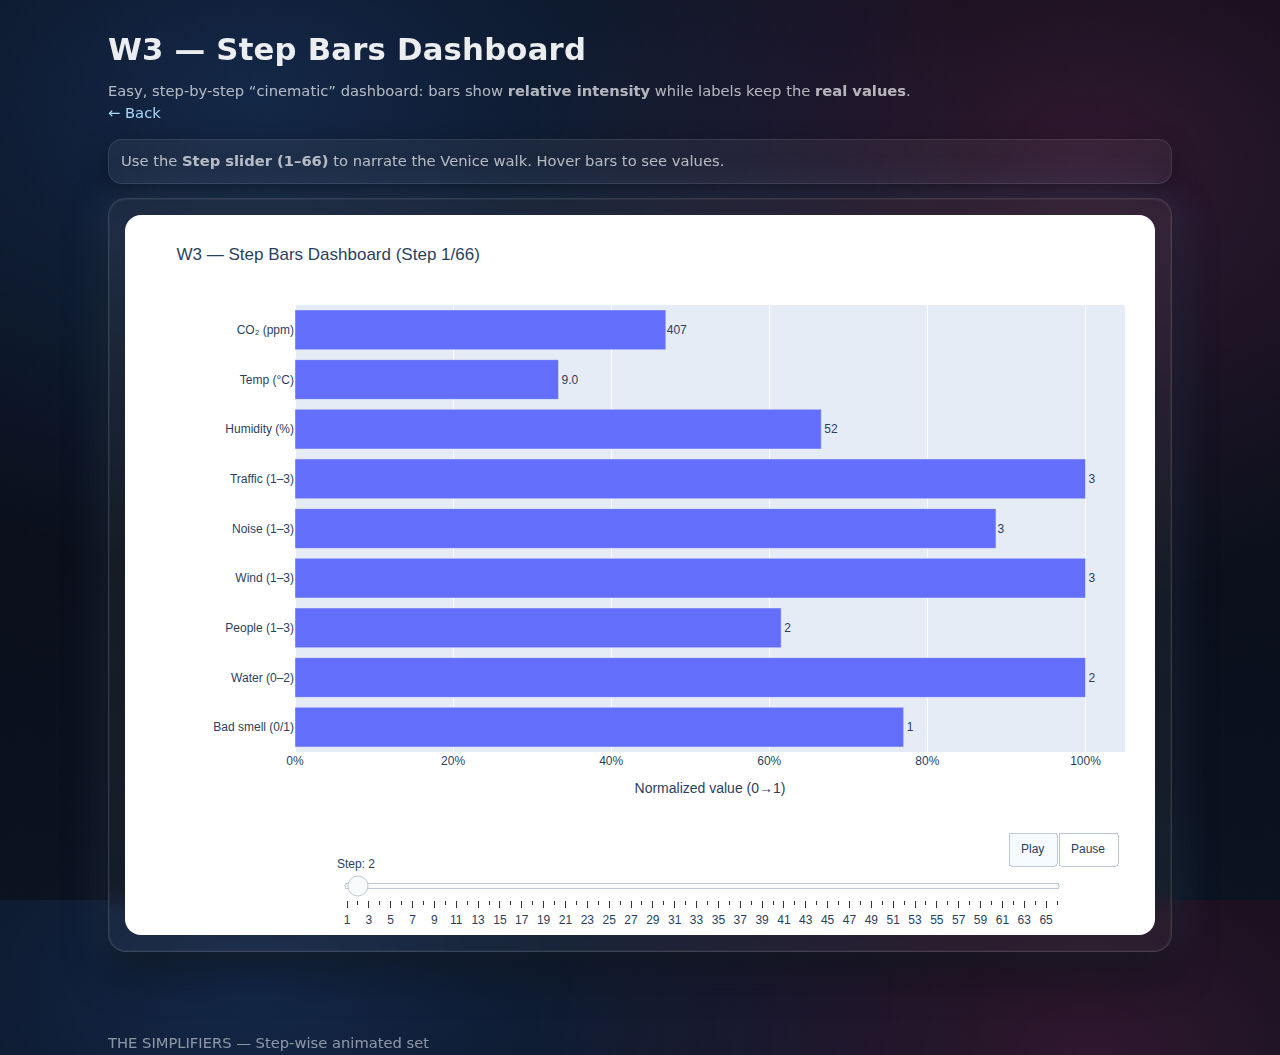
<file: web/w3_radial_dashboard.html>
<!doctype html>
<html lang="en">
<head>
<meta charset="utf-8"/>
<meta name="viewport" content="width=device-width, initial-scale=1"/>
<title>W3 — Step Bars Dashboard</title>
<link rel="stylesheet" href="assets/style.css"/>
</head>
<body>
<header>
  <h1>W3 — Step Bars Dashboard</h1>
  <p class="sub small">Easy, step-by-step “cinematic” dashboard: bars show <b>relative intensity</b> while labels keep the <b>real values</b>.</p>
  <p class="small"><a href="index.html">← Back</a></p>
</header>
<main>
  <div class="notice small">Use the <b>Step slider (1–66)</b> to narrate the Venice walk. Hover bars to see values.</div>
  <div class="card"><div>                        <script type="text/javascript">window.PlotlyConfig = {MathJaxConfig: 'local'};</script>
        <script src="https://cdn.plot.ly/plotly-2.4.1.min.js"></script>                <div id="114f1dd2-8f70-41a0-a88c-bb6e19067cca" class="plotly-graph-div" style="height:720px; width:100%;"></div>            <script type="text/javascript">                                    window.PLOTLYENV=window.PLOTLYENV || {};                                    if (document.getElementById("114f1dd2-8f70-41a0-a88c-bb6e19067cca")) {                    Plotly.newPlot(                        "114f1dd2-8f70-41a0-a88c-bb6e19067cca",                        [{"cliponaxis":false,"hovertemplate":"<b>%{y}</b><br>Normalized: %{x:.2f}<br>Value: %{text}<extra></extra>","orientation":"h","text":["389","9.0","49","3","2","3","3","2","0"],"textposition":"outside","type":"bar","x":[0.1702127659574468,0.3333333333333333,0.5,1.0,0.5,1.0,1.0,1.0,0.0],"y":["CO₂ (ppm)","Temp (°C)","Humidity (%)","Traffic (1–3)","Noise (1–3)","Wind (1–3)","People (1–3)","Water (0–2)","Bad smell (0/1)"]}],                        {"annotations":[{"align":"left","font":{"color":"rgba(255,255,255,0.72)","size":12},"showarrow":false,"text":"Stazione • 13:10:00 • env: Public Area (square, public buildings) • distance: 0.00 km","x":0.0,"xref":"paper","y":1.1,"yref":"paper"}],"height":720,"margin":{"b":95,"l":170,"r":30,"t":90},"sliders":[{"active":0,"currentvalue":{"prefix":"Step: "},"len":0.88,"steps":[{"args":[["1"],{"frame":{"duration":0,"redraw":true},"mode":"immediate","transition":{"duration":0}}],"label":"1","method":"animate"},{"args":[["2"],{"frame":{"duration":0,"redraw":true},"mode":"immediate","transition":{"duration":0}}],"label":"2","method":"animate"},{"args":[["3"],{"frame":{"duration":0,"redraw":true},"mode":"immediate","transition":{"duration":0}}],"label":"3","method":"animate"},{"args":[["4"],{"frame":{"duration":0,"redraw":true},"mode":"immediate","transition":{"duration":0}}],"label":"4","method":"animate"},{"args":[["5"],{"frame":{"duration":0,"redraw":true},"mode":"immediate","transition":{"duration":0}}],"label":"5","method":"animate"},{"args":[["6"],{"frame":{"duration":0,"redraw":true},"mode":"immediate","transition":{"duration":0}}],"label":"6","method":"animate"},{"args":[["7"],{"frame":{"duration":0,"redraw":true},"mode":"immediate","transition":{"duration":0}}],"label":"7","method":"animate"},{"args":[["8"],{"frame":{"duration":0,"redraw":true},"mode":"immediate","transition":{"duration":0}}],"label":"8","method":"animate"},{"args":[["9"],{"frame":{"duration":0,"redraw":true},"mode":"immediate","transition":{"duration":0}}],"label":"9","method":"animate"},{"args":[["10"],{"frame":{"duration":0,"redraw":true},"mode":"immediate","transition":{"duration":0}}],"label":"10","method":"animate"},{"args":[["11"],{"frame":{"duration":0,"redraw":true},"mode":"immediate","transition":{"duration":0}}],"label":"11","method":"animate"},{"args":[["12"],{"frame":{"duration":0,"redraw":true},"mode":"immediate","transition":{"duration":0}}],"label":"12","method":"animate"},{"args":[["13"],{"frame":{"duration":0,"redraw":true},"mode":"immediate","transition":{"duration":0}}],"label":"13","method":"animate"},{"args":[["14"],{"frame":{"duration":0,"redraw":true},"mode":"immediate","transition":{"duration":0}}],"label":"14","method":"animate"},{"args":[["15"],{"frame":{"duration":0,"redraw":true},"mode":"immediate","transition":{"duration":0}}],"label":"15","method":"animate"},{"args":[["16"],{"frame":{"duration":0,"redraw":true},"mode":"immediate","transition":{"duration":0}}],"label":"16","method":"animate"},{"args":[["17"],{"frame":{"duration":0,"redraw":true},"mode":"immediate","transition":{"duration":0}}],"label":"17","method":"animate"},{"args":[["18"],{"frame":{"duration":0,"redraw":true},"mode":"immediate","transition":{"duration":0}}],"label":"18","method":"animate"},{"args":[["19"],{"frame":{"duration":0,"redraw":true},"mode":"immediate","transition":{"duration":0}}],"label":"19","method":"animate"},{"args":[["20"],{"frame":{"duration":0,"redraw":true},"mode":"immediate","transition":{"duration":0}}],"label":"20","method":"animate"},{"args":[["21"],{"frame":{"duration":0,"redraw":true},"mode":"immediate","transition":{"duration":0}}],"label":"21","method":"animate"},{"args":[["22"],{"frame":{"duration":0,"redraw":true},"mode":"immediate","transition":{"duration":0}}],"label":"22","method":"animate"},{"args":[["23"],{"frame":{"duration":0,"redraw":true},"mode":"immediate","transition":{"duration":0}}],"label":"23","method":"animate"},{"args":[["24"],{"frame":{"duration":0,"redraw":true},"mode":"immediate","transition":{"duration":0}}],"label":"24","method":"animate"},{"args":[["25"],{"frame":{"duration":0,"redraw":true},"mode":"immediate","transition":{"duration":0}}],"label":"25","method":"animate"},{"args":[["26"],{"frame":{"duration":0,"redraw":true},"mode":"immediate","transition":{"duration":0}}],"label":"26","method":"animate"},{"args":[["27"],{"frame":{"duration":0,"redraw":true},"mode":"immediate","transition":{"duration":0}}],"label":"27","method":"animate"},{"args":[["28"],{"frame":{"duration":0,"redraw":true},"mode":"immediate","transition":{"duration":0}}],"label":"28","method":"animate"},{"args":[["29"],{"frame":{"duration":0,"redraw":true},"mode":"immediate","transition":{"duration":0}}],"label":"29","method":"animate"},{"args":[["30"],{"frame":{"duration":0,"redraw":true},"mode":"immediate","transition":{"duration":0}}],"label":"30","method":"animate"},{"args":[["31"],{"frame":{"duration":0,"redraw":true},"mode":"immediate","transition":{"duration":0}}],"label":"31","method":"animate"},{"args":[["32"],{"frame":{"duration":0,"redraw":true},"mode":"immediate","transition":{"duration":0}}],"label":"32","method":"animate"},{"args":[["33"],{"frame":{"duration":0,"redraw":true},"mode":"immediate","transition":{"duration":0}}],"label":"33","method":"animate"},{"args":[["34"],{"frame":{"duration":0,"redraw":true},"mode":"immediate","transition":{"duration":0}}],"label":"34","method":"animate"},{"args":[["35"],{"frame":{"duration":0,"redraw":true},"mode":"immediate","transition":{"duration":0}}],"label":"35","method":"animate"},{"args":[["36"],{"frame":{"duration":0,"redraw":true},"mode":"immediate","transition":{"duration":0}}],"label":"36","method":"animate"},{"args":[["37"],{"frame":{"duration":0,"redraw":true},"mode":"immediate","transition":{"duration":0}}],"label":"37","method":"animate"},{"args":[["38"],{"frame":{"duration":0,"redraw":true},"mode":"immediate","transition":{"duration":0}}],"label":"38","method":"animate"},{"args":[["39"],{"frame":{"duration":0,"redraw":true},"mode":"immediate","transition":{"duration":0}}],"label":"39","method":"animate"},{"args":[["40"],{"frame":{"duration":0,"redraw":true},"mode":"immediate","transition":{"duration":0}}],"label":"40","method":"animate"},{"args":[["41"],{"frame":{"duration":0,"redraw":true},"mode":"immediate","transition":{"duration":0}}],"label":"41","method":"animate"},{"args":[["42"],{"frame":{"duration":0,"redraw":true},"mode":"immediate","transition":{"duration":0}}],"label":"42","method":"animate"},{"args":[["43"],{"frame":{"duration":0,"redraw":true},"mode":"immediate","transition":{"duration":0}}],"label":"43","method":"animate"},{"args":[["44"],{"frame":{"duration":0,"redraw":true},"mode":"immediate","transition":{"duration":0}}],"label":"44","method":"animate"},{"args":[["45"],{"frame":{"duration":0,"redraw":true},"mode":"immediate","transition":{"duration":0}}],"label":"45","method":"animate"},{"args":[["46"],{"frame":{"duration":0,"redraw":true},"mode":"immediate","transition":{"duration":0}}],"label":"46","method":"animate"},{"args":[["47"],{"frame":{"duration":0,"redraw":true},"mode":"immediate","transition":{"duration":0}}],"label":"47","method":"animate"},{"args":[["48"],{"frame":{"duration":0,"redraw":true},"mode":"immediate","transition":{"duration":0}}],"label":"48","method":"animate"},{"args":[["49"],{"frame":{"duration":0,"redraw":true},"mode":"immediate","transition":{"duration":0}}],"label":"49","method":"animate"},{"args":[["50"],{"frame":{"duration":0,"redraw":true},"mode":"immediate","transition":{"duration":0}}],"label":"50","method":"animate"},{"args":[["51"],{"frame":{"duration":0,"redraw":true},"mode":"immediate","transition":{"duration":0}}],"label":"51","method":"animate"},{"args":[["52"],{"frame":{"duration":0,"redraw":true},"mode":"immediate","transition":{"duration":0}}],"label":"52","method":"animate"},{"args":[["53"],{"frame":{"duration":0,"redraw":true},"mode":"immediate","transition":{"duration":0}}],"label":"53","method":"animate"},{"args":[["54"],{"frame":{"duration":0,"redraw":true},"mode":"immediate","transition":{"duration":0}}],"label":"54","method":"animate"},{"args":[["55"],{"frame":{"duration":0,"redraw":true},"mode":"immediate","transition":{"duration":0}}],"label":"55","method":"animate"},{"args":[["56"],{"frame":{"duration":0,"redraw":true},"mode":"immediate","transition":{"duration":0}}],"label":"56","method":"animate"},{"args":[["57"],{"frame":{"duration":0,"redraw":true},"mode":"immediate","transition":{"duration":0}}],"label":"57","method":"animate"},{"args":[["58"],{"frame":{"duration":0,"redraw":true},"mode":"immediate","transition":{"duration":0}}],"label":"58","method":"animate"},{"args":[["59"],{"frame":{"duration":0,"redraw":true},"mode":"immediate","transition":{"duration":0}}],"label":"59","method":"animate"},{"args":[["60"],{"frame":{"duration":0,"redraw":true},"mode":"immediate","transition":{"duration":0}}],"label":"60","method":"animate"},{"args":[["61"],{"frame":{"duration":0,"redraw":true},"mode":"immediate","transition":{"duration":0}}],"label":"61","method":"animate"},{"args":[["62"],{"frame":{"duration":0,"redraw":true},"mode":"immediate","transition":{"duration":0}}],"label":"62","method":"animate"},{"args":[["63"],{"frame":{"duration":0,"redraw":true},"mode":"immediate","transition":{"duration":0}}],"label":"63","method":"animate"},{"args":[["64"],{"frame":{"duration":0,"redraw":true},"mode":"immediate","transition":{"duration":0}}],"label":"64","method":"animate"},{"args":[["65"],{"frame":{"duration":0,"redraw":true},"mode":"immediate","transition":{"duration":0}}],"label":"65","method":"animate"},{"args":[["66"],{"frame":{"duration":0,"redraw":true},"mode":"immediate","transition":{"duration":0}}],"label":"66","method":"animate"}],"x":0.05,"y":-0.18}],"template":{"data":{"bar":[{"error_x":{"color":"#2a3f5f"},"error_y":{"color":"#2a3f5f"},"marker":{"line":{"color":"#E5ECF6","width":0.5},"pattern":{"fillmode":"overlay","size":10,"solidity":0.2}},"type":"bar"}],"barpolar":[{"marker":{"line":{"color":"#E5ECF6","width":0.5},"pattern":{"fillmode":"overlay","size":10,"solidity":0.2}},"type":"barpolar"}],"carpet":[{"aaxis":{"endlinecolor":"#2a3f5f","gridcolor":"white","linecolor":"white","minorgridcolor":"white","startlinecolor":"#2a3f5f"},"baxis":{"endlinecolor":"#2a3f5f","gridcolor":"white","linecolor":"white","minorgridcolor":"white","startlinecolor":"#2a3f5f"},"type":"carpet"}],"choropleth":[{"colorbar":{"outlinewidth":0,"ticks":""},"type":"choropleth"}],"contour":[{"colorbar":{"outlinewidth":0,"ticks":""},"colorscale":[[0.0,"#0d0887"],[0.1111111111111111,"#46039f"],[0.2222222222222222,"#7201a8"],[0.3333333333333333,"#9c179e"],[0.4444444444444444,"#bd3786"],[0.5555555555555556,"#d8576b"],[0.6666666666666666,"#ed7953"],[0.7777777777777778,"#fb9f3a"],[0.8888888888888888,"#fdca26"],[1.0,"#f0f921"]],"type":"contour"}],"contourcarpet":[{"colorbar":{"outlinewidth":0,"ticks":""},"type":"contourcarpet"}],"heatmap":[{"colorbar":{"outlinewidth":0,"ticks":""},"colorscale":[[0.0,"#0d0887"],[0.1111111111111111,"#46039f"],[0.2222222222222222,"#7201a8"],[0.3333333333333333,"#9c179e"],[0.4444444444444444,"#bd3786"],[0.5555555555555556,"#d8576b"],[0.6666666666666666,"#ed7953"],[0.7777777777777778,"#fb9f3a"],[0.8888888888888888,"#fdca26"],[1.0,"#f0f921"]],"type":"heatmap"}],"heatmapgl":[{"colorbar":{"outlinewidth":0,"ticks":""},"colorscale":[[0.0,"#0d0887"],[0.1111111111111111,"#46039f"],[0.2222222222222222,"#7201a8"],[0.3333333333333333,"#9c179e"],[0.4444444444444444,"#bd3786"],[0.5555555555555556,"#d8576b"],[0.6666666666666666,"#ed7953"],[0.7777777777777778,"#fb9f3a"],[0.8888888888888888,"#fdca26"],[1.0,"#f0f921"]],"type":"heatmapgl"}],"histogram":[{"marker":{"pattern":{"fillmode":"overlay","size":10,"solidity":0.2}},"type":"histogram"}],"histogram2d":[{"colorbar":{"outlinewidth":0,"ticks":""},"colorscale":[[0.0,"#0d0887"],[0.1111111111111111,"#46039f"],[0.2222222222222222,"#7201a8"],[0.3333333333333333,"#9c179e"],[0.4444444444444444,"#bd3786"],[0.5555555555555556,"#d8576b"],[0.6666666666666666,"#ed7953"],[0.7777777777777778,"#fb9f3a"],[0.8888888888888888,"#fdca26"],[1.0,"#f0f921"]],"type":"histogram2d"}],"histogram2dcontour":[{"colorbar":{"outlinewidth":0,"ticks":""},"colorscale":[[0.0,"#0d0887"],[0.1111111111111111,"#46039f"],[0.2222222222222222,"#7201a8"],[0.3333333333333333,"#9c179e"],[0.4444444444444444,"#bd3786"],[0.5555555555555556,"#d8576b"],[0.6666666666666666,"#ed7953"],[0.7777777777777778,"#fb9f3a"],[0.8888888888888888,"#fdca26"],[1.0,"#f0f921"]],"type":"histogram2dcontour"}],"mesh3d":[{"colorbar":{"outlinewidth":0,"ticks":""},"type":"mesh3d"}],"parcoords":[{"line":{"colorbar":{"outlinewidth":0,"ticks":""}},"type":"parcoords"}],"pie":[{"automargin":true,"type":"pie"}],"scatter":[{"marker":{"colorbar":{"outlinewidth":0,"ticks":""}},"type":"scatter"}],"scatter3d":[{"line":{"colorbar":{"outlinewidth":0,"ticks":""}},"marker":{"colorbar":{"outlinewidth":0,"ticks":""}},"type":"scatter3d"}],"scattercarpet":[{"marker":{"colorbar":{"outlinewidth":0,"ticks":""}},"type":"scattercarpet"}],"scattergeo":[{"marker":{"colorbar":{"outlinewidth":0,"ticks":""}},"type":"scattergeo"}],"scattergl":[{"marker":{"colorbar":{"outlinewidth":0,"ticks":""}},"type":"scattergl"}],"scattermapbox":[{"marker":{"colorbar":{"outlinewidth":0,"ticks":""}},"type":"scattermapbox"}],"scatterpolar":[{"marker":{"colorbar":{"outlinewidth":0,"ticks":""}},"type":"scatterpolar"}],"scatterpolargl":[{"marker":{"colorbar":{"outlinewidth":0,"ticks":""}},"type":"scatterpolargl"}],"scatterternary":[{"marker":{"colorbar":{"outlinewidth":0,"ticks":""}},"type":"scatterternary"}],"surface":[{"colorbar":{"outlinewidth":0,"ticks":""},"colorscale":[[0.0,"#0d0887"],[0.1111111111111111,"#46039f"],[0.2222222222222222,"#7201a8"],[0.3333333333333333,"#9c179e"],[0.4444444444444444,"#bd3786"],[0.5555555555555556,"#d8576b"],[0.6666666666666666,"#ed7953"],[0.7777777777777778,"#fb9f3a"],[0.8888888888888888,"#fdca26"],[1.0,"#f0f921"]],"type":"surface"}],"table":[{"cells":{"fill":{"color":"#EBF0F8"},"line":{"color":"white"}},"header":{"fill":{"color":"#C8D4E3"},"line":{"color":"white"}},"type":"table"}]},"layout":{"annotationdefaults":{"arrowcolor":"#2a3f5f","arrowhead":0,"arrowwidth":1},"autotypenumbers":"strict","coloraxis":{"colorbar":{"outlinewidth":0,"ticks":""}},"colorscale":{"diverging":[[0,"#8e0152"],[0.1,"#c51b7d"],[0.2,"#de77ae"],[0.3,"#f1b6da"],[0.4,"#fde0ef"],[0.5,"#f7f7f7"],[0.6,"#e6f5d0"],[0.7,"#b8e186"],[0.8,"#7fbc41"],[0.9,"#4d9221"],[1,"#276419"]],"sequential":[[0.0,"#0d0887"],[0.1111111111111111,"#46039f"],[0.2222222222222222,"#7201a8"],[0.3333333333333333,"#9c179e"],[0.4444444444444444,"#bd3786"],[0.5555555555555556,"#d8576b"],[0.6666666666666666,"#ed7953"],[0.7777777777777778,"#fb9f3a"],[0.8888888888888888,"#fdca26"],[1.0,"#f0f921"]],"sequentialminus":[[0.0,"#0d0887"],[0.1111111111111111,"#46039f"],[0.2222222222222222,"#7201a8"],[0.3333333333333333,"#9c179e"],[0.4444444444444444,"#bd3786"],[0.5555555555555556,"#d8576b"],[0.6666666666666666,"#ed7953"],[0.7777777777777778,"#fb9f3a"],[0.8888888888888888,"#fdca26"],[1.0,"#f0f921"]]},"colorway":["#636efa","#EF553B","#00cc96","#ab63fa","#FFA15A","#19d3f3","#FF6692","#B6E880","#FF97FF","#FECB52"],"font":{"color":"#2a3f5f"},"geo":{"bgcolor":"white","lakecolor":"white","landcolor":"#E5ECF6","showlakes":true,"showland":true,"subunitcolor":"white"},"hoverlabel":{"align":"left"},"hovermode":"closest","mapbox":{"style":"light"},"paper_bgcolor":"white","plot_bgcolor":"#E5ECF6","polar":{"angularaxis":{"gridcolor":"white","linecolor":"white","ticks":""},"bgcolor":"#E5ECF6","radialaxis":{"gridcolor":"white","linecolor":"white","ticks":""}},"scene":{"xaxis":{"backgroundcolor":"#E5ECF6","gridcolor":"white","gridwidth":2,"linecolor":"white","showbackground":true,"ticks":"","zerolinecolor":"white"},"yaxis":{"backgroundcolor":"#E5ECF6","gridcolor":"white","gridwidth":2,"linecolor":"white","showbackground":true,"ticks":"","zerolinecolor":"white"},"zaxis":{"backgroundcolor":"#E5ECF6","gridcolor":"white","gridwidth":2,"linecolor":"white","showbackground":true,"ticks":"","zerolinecolor":"white"}},"shapedefaults":{"line":{"color":"#2a3f5f"}},"ternary":{"aaxis":{"gridcolor":"white","linecolor":"white","ticks":""},"baxis":{"gridcolor":"white","linecolor":"white","ticks":""},"bgcolor":"#E5ECF6","caxis":{"gridcolor":"white","linecolor":"white","ticks":""}},"title":{"x":0.05},"xaxis":{"automargin":true,"gridcolor":"white","linecolor":"white","ticks":"","title":{"standoff":15},"zerolinecolor":"white","zerolinewidth":2},"yaxis":{"automargin":true,"gridcolor":"white","linecolor":"white","ticks":"","title":{"standoff":15},"zerolinecolor":"white","zerolinewidth":2}}},"title":{"text":"W3 — Step Bars Dashboard (Step 1/66)"},"updatemenus":[{"buttons":[{"args":[null,{"frame":{"duration":260,"redraw":true},"fromcurrent":true,"transition":{"duration":120}}],"label":"Play","method":"animate"},{"args":[[null],{"frame":{"duration":0,"redraw":false},"mode":"immediate","transition":{"duration":0}}],"label":"Pause","method":"animate"}],"direction":"left","type":"buttons","x":0.99,"xanchor":"right","y":-0.18,"yanchor":"top"}],"xaxis":{"range":[0,1.05],"tickformat":".0%","title":{"text":"Normalized value (0→1)"}},"yaxis":{"autorange":"reversed","title":{"text":""}}},                        {"responsive": true}                    ).then(function(){
                            Plotly.addFrames('114f1dd2-8f70-41a0-a88c-bb6e19067cca', [{"data":[{"cliponaxis":false,"orientation":"h","text":["389","9.0","49","3","2","3","3","2","0"],"textposition":"outside","type":"bar","x":[0.1702127659574468,0.3333333333333333,0.5,1.0,0.5,1.0,1.0,1.0,0.0],"y":["CO₂ (ppm)","Temp (°C)","Humidity (%)","Traffic (1–3)","Noise (1–3)","Wind (1–3)","People (1–3)","Water (0–2)","Bad smell (0/1)"]}],"layout":{"annotations":[{"align":"left","font":{"color":"rgba(255,255,255,0.72)","size":12},"showarrow":false,"text":"Stazione • 13:10:00 • env: Public Area (square, public buildings) • distance: 0.00 km","x":0.0,"xref":"paper","y":1.1,"yref":"paper"}],"title":{"text":"W3 — Step Bars Dashboard (Step 1/66)"}},"name":"1"},{"data":[{"cliponaxis":false,"orientation":"h","text":["407","9.0","52","3","3","3","2","2","1"],"textposition":"outside","type":"bar","x":[0.5531914893617021,0.3333333333333333,0.7142857142857143,1.0,1.0,1.0,0.5,1.0,1.0],"y":["CO₂ (ppm)","Temp (°C)","Humidity (%)","Traffic (1–3)","Noise (1–3)","Wind (1–3)","People (1–3)","Water (0–2)","Bad smell (0/1)"]}],"layout":{"annotations":[{"align":"left","font":{"color":"rgba(255,255,255,0.72)","size":12},"showarrow":false,"text":"Regione Veneto Palace • 13:13:00 • env: Public Area (square, public buildings) • distance: 0.10 km","x":0.0,"xref":"paper","y":1.1,"yref":"paper"}],"title":{"text":"W3 — Step Bars Dashboard (Step 2/66)"}},"name":"2"},{"data":[{"cliponaxis":false,"orientation":"h","text":["399","11.0","47","2","2","3","2","1","0"],"textposition":"outside","type":"bar","x":[0.3829787234042553,0.6666666666666666,0.35714285714285715,0.5,0.5,1.0,0.5,0.5,0.0],"y":["CO₂ (ppm)","Temp (°C)","Humidity (%)","Traffic (1–3)","Noise (1–3)","Wind (1–3)","People (1–3)","Water (0–2)","Bad smell (0/1)"]}],"layout":{"annotations":[{"align":"left","font":{"color":"rgba(255,255,255,0.72)","size":12},"showarrow":false,"text":"Canal • 13:16:00 • env: Public Area (square, public buildings) • distance: 0.20 km","x":0.0,"xref":"paper","y":1.1,"yref":"paper"}],"title":{"text":"W3 — Step Bars Dashboard (Step 3/66)"}},"name":"3"},{"data":[{"cliponaxis":false,"orientation":"h","text":["397","10.0","47","2","2","3","3","1","0"],"textposition":"outside","type":"bar","x":[0.3404255319148936,0.5,0.35714285714285715,0.5,0.5,1.0,1.0,0.5,0.0],"y":["CO₂ (ppm)","Temp (°C)","Humidity (%)","Traffic (1–3)","Noise (1–3)","Wind (1–3)","People (1–3)","Water (0–2)","Bad smell (0/1)"]}],"layout":{"annotations":[{"align":"left","font":{"color":"rgba(255,255,255,0.72)","size":12},"showarrow":false,"text":"Calatrava bridge • 13:17:00 • env: Public Area (square, public buildings) • distance: 0.30 km","x":0.0,"xref":"paper","y":1.1,"yref":"paper"}],"title":{"text":"W3 — Step Bars Dashboard (Step 4/66)"}},"name":"4"},{"data":[{"cliponaxis":false,"orientation":"h","text":["409","10.0","48","3","3","2","2","0","1"],"textposition":"outside","type":"bar","x":[0.5957446808510638,0.5,0.42857142857142855,1.0,1.0,0.5,0.5,0.0,1.0],"y":["CO₂ (ppm)","Temp (°C)","Humidity (%)","Traffic (1–3)","Noise (1–3)","Wind (1–3)","People (1–3)","Water (0–2)","Bad smell (0/1)"]}],"layout":{"annotations":[{"align":"left","font":{"color":"rgba(255,255,255,0.72)","size":12},"showarrow":false,"text":"Bus Station • 13:19:00 • env: Public Area (square, public buildings) • distance: 0.40 km","x":0.0,"xref":"paper","y":1.1,"yref":"paper"}],"title":{"text":"W3 — Step Bars Dashboard (Step 5/66)"}},"name":"5"},{"data":[{"cliponaxis":false,"orientation":"h","text":["388","10.0","48","2","2","2","1","0","1"],"textposition":"outside","type":"bar","x":[0.14893617021276595,0.5,0.42857142857142855,0.5,0.5,0.5,0.0,0.0,1.0],"y":["CO₂ (ppm)","Temp (°C)","Humidity (%)","Traffic (1–3)","Noise (1–3)","Wind (1–3)","People (1–3)","Water (0–2)","Bad smell (0/1)"]}],"layout":{"annotations":[{"align":"left","font":{"color":"rgba(255,255,255,0.72)","size":12},"showarrow":false,"text":"Car garage • 13:23:00 • env: Unknown • distance: 1.00 km","x":0.0,"xref":"paper","y":1.1,"yref":"paper"}],"title":{"text":"W3 — Step Bars Dashboard (Step 6/66)"}},"name":"6"},{"data":[{"cliponaxis":false,"orientation":"h","text":["387","11.0","49","2","2","1","2","1","0"],"textposition":"outside","type":"bar","x":[0.1276595744680851,0.6666666666666666,0.5,0.5,0.5,0.0,0.5,0.5,0.0],"y":["CO₂ (ppm)","Temp (°C)","Humidity (%)","Traffic (1–3)","Noise (1–3)","Wind (1–3)","People (1–3)","Water (0–2)","Bad smell (0/1)"]}],"layout":{"annotations":[{"align":"left","font":{"color":"rgba(255,255,255,0.72)","size":12},"showarrow":false,"text":"Toilets • 13:26:00 • env: Public Area (square, public buildings) • distance: 1.10 km","x":0.0,"xref":"paper","y":1.1,"yref":"paper"}],"title":{"text":"W3 — Step Bars Dashboard (Step 7/66)"}},"name":"7"},{"data":[{"cliponaxis":false,"orientation":"h","text":["408","11.0","46","2","3","2","2","2","1"],"textposition":"outside","type":"bar","x":[0.574468085106383,0.6666666666666666,0.2857142857142857,0.5,1.0,0.5,0.5,1.0,1.0],"y":["CO₂ (ppm)","Temp (°C)","Humidity (%)","Traffic (1–3)","Noise (1–3)","Wind (1–3)","People (1–3)","Water (0–2)","Bad smell (0/1)"]}],"layout":{"annotations":[{"align":"left","font":{"color":"rgba(255,255,255,0.72)","size":12},"showarrow":false,"text":"Canal • 13:28:00 • env: Public Area (square, public buildings) • distance: 1.20 km","x":0.0,"xref":"paper","y":1.1,"yref":"paper"}],"title":{"text":"W3 — Step Bars Dashboard (Step 8/66)"}},"name":"8"},{"data":[{"cliponaxis":false,"orientation":"h","text":["404","9.0","50","1","1","3","2","2","0"],"textposition":"outside","type":"bar","x":[0.48936170212765956,0.3333333333333333,0.5714285714285714,0.0,0.0,1.0,0.5,1.0,0.0],"y":["CO₂ (ppm)","Temp (°C)","Humidity (%)","Traffic (1–3)","Noise (1–3)","Wind (1–3)","People (1–3)","Water (0–2)","Bad smell (0/1)"]}],"layout":{"annotations":[{"align":"left","font":{"color":"rgba(255,255,255,0.72)","size":12},"showarrow":false,"text":"Rio Terà dei Pensieri • 13:30:00 • env: Residential area (houses) • distance: 2.00 km","x":0.0,"xref":"paper","y":1.1,"yref":"paper"}],"title":{"text":"W3 — Step Bars Dashboard (Step 9/66)"}},"name":"9"},{"data":[{"cliponaxis":false,"orientation":"h","text":["393","8.0","52","1","2","1","1","1","0"],"textposition":"outside","type":"bar","x":[0.2553191489361702,0.16666666666666666,0.7142857142857143,0.0,0.5,0.0,0.0,0.5,0.0],"y":["CO₂ (ppm)","Temp (°C)","Humidity (%)","Traffic (1–3)","Noise (1–3)","Wind (1–3)","People (1–3)","Water (0–2)","Bad smell (0/1)"]}],"layout":{"annotations":[{"align":"left","font":{"color":"rgba(255,255,255,0.72)","size":12},"showarrow":false,"text":"Fondamenta Rizzi • 13:33:00 • env: Residential area (houses) • distance: 2.10 km","x":0.0,"xref":"paper","y":1.1,"yref":"paper"}],"title":{"text":"W3 — Step Bars Dashboard (Step 10/66)"}},"name":"10"},{"data":[{"cliponaxis":false,"orientation":"h","text":["386","9.0","50","1","1","2","1","0","0"],"textposition":"outside","type":"bar","x":[0.10638297872340426,0.3333333333333333,0.5714285714285714,0.0,0.0,0.5,0.0,0.0,0.0],"y":["CO₂ (ppm)","Temp (°C)","Humidity (%)","Traffic (1–3)","Noise (1–3)","Wind (1–3)","People (1–3)","Water (0–2)","Bad smell (0/1)"]}],"layout":{"annotations":[{"align":"left","font":{"color":"rgba(255,255,255,0.72)","size":12},"showarrow":false,"text":"Campazzo S. Sebastian • 13:51:00 • env: Public Area (square, public buildings) • distance: 2.10 km","x":0.0,"xref":"paper","y":1.1,"yref":"paper"}],"title":{"text":"W3 — Step Bars Dashboard (Step 11/66)"}},"name":"11"},{"data":[{"cliponaxis":false,"orientation":"h","text":["392","8.0","52","1","1","1","1","2","0"],"textposition":"outside","type":"bar","x":[0.23404255319148937,0.16666666666666666,0.7142857142857143,0.0,0.0,0.0,0.0,1.0,0.0],"y":["CO₂ (ppm)","Temp (°C)","Humidity (%)","Traffic (1–3)","Noise (1–3)","Wind (1–3)","People (1–3)","Water (0–2)","Bad smell (0/1)"]}],"layout":{"annotations":[{"align":"left","font":{"color":"rgba(255,255,255,0.72)","size":12},"showarrow":false,"text":"Corte S. Marco • 13:35:00 • env: Residential area (houses) • distance: 2.20 km","x":0.0,"xref":"paper","y":1.1,"yref":"paper"}],"title":{"text":"W3 — Step Bars Dashboard (Step 12/66)"}},"name":"12"},{"data":[{"cliponaxis":false,"orientation":"h","text":["399","8.0","54","1","2","2","1","2","0"],"textposition":"outside","type":"bar","x":[0.3829787234042553,0.16666666666666666,0.8571428571428571,0.0,0.5,0.5,0.0,1.0,0.0],"y":["CO₂ (ppm)","Temp (°C)","Humidity (%)","Traffic (1–3)","Noise (1–3)","Wind (1–3)","People (1–3)","Water (0–2)","Bad smell (0/1)"]}],"layout":{"annotations":[{"align":"left","font":{"color":"rgba(255,255,255,0.72)","size":12},"showarrow":false,"text":"Ponte Rosso • 13:38:00 • env: University Area (university buildings) • distance: 2.30 km","x":0.0,"xref":"paper","y":1.1,"yref":"paper"}],"title":{"text":"W3 — Step Bars Dashboard (Step 13/66)"}},"name":"13"},{"data":[{"cliponaxis":false,"orientation":"h","text":["393","9.0","52","1","1","1","1","2","0"],"textposition":"outside","type":"bar","x":[0.2553191489361702,0.3333333333333333,0.7142857142857143,0.0,0.0,0.0,0.0,1.0,0.0],"y":["CO₂ (ppm)","Temp (°C)","Humidity (%)","Traffic (1–3)","Noise (1–3)","Wind (1–3)","People (1–3)","Water (0–2)","Bad smell (0/1)"]}],"layout":{"annotations":[{"align":"left","font":{"color":"rgba(255,255,255,0.72)","size":12},"showarrow":false,"text":"Fondamenta Rossa • 13:40:00 • env: Residential area (houses) • distance: 2.40 km","x":0.0,"xref":"paper","y":1.1,"yref":"paper"}],"title":{"text":"W3 — Step Bars Dashboard (Step 14/66)"}},"name":"14"},{"data":[{"cliponaxis":false,"orientation":"h","text":["381","10.0","51","2","1","2","1","1","1"],"textposition":"outside","type":"bar","x":[0.0,0.5,0.6428571428571429,0.5,0.0,0.5,0.0,0.5,1.0],"y":["CO₂ (ppm)","Temp (°C)","Humidity (%)","Traffic (1–3)","Noise (1–3)","Wind (1–3)","People (1–3)","Water (0–2)","Bad smell (0/1)"]}],"layout":{"annotations":[{"align":"left","font":{"color":"rgba(255,255,255,0.72)","size":12},"showarrow":false,"text":"Fondamenta Foscarini • 13:41:00 • env: University Area (university buildings) • distance: 2.50 km","x":0.0,"xref":"paper","y":1.1,"yref":"paper"}],"title":{"text":"W3 — Step Bars Dashboard (Step 15/66)"}},"name":"15"},{"data":[{"cliponaxis":false,"orientation":"h","text":["395","9.0","50","1","1","2","1","2","0"],"textposition":"outside","type":"bar","x":[0.2978723404255319,0.3333333333333333,0.5714285714285714,0.0,0.0,0.5,0.0,1.0,0.0],"y":["CO₂ (ppm)","Temp (°C)","Humidity (%)","Traffic (1–3)","Noise (1–3)","Wind (1–3)","People (1–3)","Water (0–2)","Bad smell (0/1)"]}],"layout":{"annotations":[{"align":"left","font":{"color":"rgba(255,255,255,0.72)","size":12},"showarrow":false,"text":"Ponte del Socorso • 13:43:00 • env: University Area (university buildings) • distance: 2.60 km","x":0.0,"xref":"paper","y":1.1,"yref":"paper"}],"title":{"text":"W3 — Step Bars Dashboard (Step 16/66)"}},"name":"16"},{"data":[{"cliponaxis":false,"orientation":"h","text":["387","10.0","50","2","2","2","1","1","0"],"textposition":"outside","type":"bar","x":[0.1276595744680851,0.5,0.5714285714285714,0.5,0.5,0.5,0.0,0.5,0.0],"y":["CO₂ (ppm)","Temp (°C)","Humidity (%)","Traffic (1–3)","Noise (1–3)","Wind (1–3)","People (1–3)","Water (0–2)","Bad smell (0/1)"]}],"layout":{"annotations":[{"align":"left","font":{"color":"rgba(255,255,255,0.72)","size":12},"showarrow":false,"text":"Ponte de la Madalena • 13:45:00 • env: University Area (university buildings) • distance: 2.70 km","x":0.0,"xref":"paper","y":1.1,"yref":"paper"}],"title":{"text":"W3 — Step Bars Dashboard (Step 17/66)"}},"name":"17"},{"data":[{"cliponaxis":false,"orientation":"h","text":["392","10.0","51","1","1","3","1","2","0"],"textposition":"outside","type":"bar","x":[0.23404255319148937,0.5,0.6428571428571429,0.0,0.0,1.0,0.0,1.0,0.0],"y":["CO₂ (ppm)","Temp (°C)","Humidity (%)","Traffic (1–3)","Noise (1–3)","Wind (1–3)","People (1–3)","Water (0–2)","Bad smell (0/1)"]}],"layout":{"annotations":[{"align":"left","font":{"color":"rgba(255,255,255,0.72)","size":12},"showarrow":false,"text":"Calle dei Vechi • 13:47:00 • env: Residential area (houses) • distance: 2.80 km","x":0.0,"xref":"paper","y":1.1,"yref":"paper"}],"title":{"text":"W3 — Step Bars Dashboard (Step 18/66)"}},"name":"18"},{"data":[{"cliponaxis":false,"orientation":"h","text":["388","9.0","50","1","2","1","1","2","0"],"textposition":"outside","type":"bar","x":[0.14893617021276595,0.3333333333333333,0.5714285714285714,0.0,0.5,0.0,0.0,1.0,0.0],"y":["CO₂ (ppm)","Temp (°C)","Humidity (%)","Traffic (1–3)","Noise (1–3)","Wind (1–3)","People (1–3)","Water (0–2)","Bad smell (0/1)"]}],"layout":{"annotations":[{"align":"left","font":{"color":"rgba(255,255,255,0.72)","size":12},"showarrow":false,"text":"San Trovaso • 13:49:00 • env: Public Area (square, public buildings) • distance: 2.90 km","x":0.0,"xref":"paper","y":1.1,"yref":"paper"}],"title":{"text":"W3 — Step Bars Dashboard (Step 19/66)"}},"name":"19"},{"data":[{"cliponaxis":false,"orientation":"h","text":["410","9.0","52","1","1","1","1","1","0"],"textposition":"outside","type":"bar","x":[0.6170212765957447,0.3333333333333333,0.7142857142857143,0.0,0.0,0.0,0.0,0.5,0.0],"y":["CO₂ (ppm)","Temp (°C)","Humidity (%)","Traffic (1–3)","Noise (1–3)","Wind (1–3)","People (1–3)","Water (0–2)","Bad smell (0/1)"]}],"layout":{"annotations":[{"align":"left","font":{"color":"rgba(255,255,255,0.72)","size":12},"showarrow":false,"text":"Campo Anzolo Rafael • 13:53:00 • env: Commercial Area (shops, hotels) • distance: 3.00 km","x":0.0,"xref":"paper","y":1.1,"yref":"paper"}],"title":{"text":"W3 — Step Bars Dashboard (Step 20/66)"}},"name":"20"},{"data":[{"cliponaxis":false,"orientation":"h","text":["401","8.0","52","1","1","3","1","2","0"],"textposition":"outside","type":"bar","x":[0.425531914893617,0.16666666666666666,0.7142857142857143,0.0,0.0,1.0,0.0,1.0,0.0],"y":["CO₂ (ppm)","Temp (°C)","Humidity (%)","Traffic (1–3)","Noise (1–3)","Wind (1–3)","People (1–3)","Water (0–2)","Bad smell (0/1)"]}],"layout":{"annotations":[{"align":"left","font":{"color":"rgba(255,255,255,0.72)","size":12},"showarrow":false,"text":"Fondamenta Barbarigo • 13:54:00 • env: Residential area (houses) • distance: 3.10 km","x":0.0,"xref":"paper","y":1.1,"yref":"paper"}],"title":{"text":"W3 — Step Bars Dashboard (Step 21/66)"}},"name":"21"},{"data":[{"cliponaxis":false,"orientation":"h","text":["400","9.0","52","1","1","3","1","2","0"],"textposition":"outside","type":"bar","x":[0.40425531914893614,0.3333333333333333,0.7142857142857143,0.0,0.0,1.0,0.0,1.0,0.0],"y":["CO₂ (ppm)","Temp (°C)","Humidity (%)","Traffic (1–3)","Noise (1–3)","Wind (1–3)","People (1–3)","Water (0–2)","Bad smell (0/1)"]}],"layout":{"annotations":[{"align":"left","font":{"color":"rgba(255,255,255,0.72)","size":12},"showarrow":false,"text":"Fondamenta Rielo • 13:57:00 • env: Public Area (square, public buildings) • distance: 3.20 km","x":0.0,"xref":"paper","y":1.1,"yref":"paper"}],"title":{"text":"W3 — Step Bars Dashboard (Step 22/66)"}},"name":"22"},{"data":[{"cliponaxis":false,"orientation":"h","text":["397","9.0","49","1","1","2","1","2","0"],"textposition":"outside","type":"bar","x":[0.3404255319148936,0.3333333333333333,0.5,0.0,0.0,0.5,0.0,1.0,0.0],"y":["CO₂ (ppm)","Temp (°C)","Humidity (%)","Traffic (1–3)","Noise (1–3)","Wind (1–3)","People (1–3)","Water (0–2)","Bad smell (0/1)"]}],"layout":{"annotations":[{"align":"left","font":{"color":"rgba(255,255,255,0.72)","size":12},"showarrow":false,"text":"Fondamenta Tron • 13:59:00 • env: Commercial Area (shops, hotels) • distance: 3.30 km","x":0.0,"xref":"paper","y":1.1,"yref":"paper"}],"title":{"text":"W3 — Step Bars Dashboard (Step 23/66)"}},"name":"23"},{"data":[{"cliponaxis":false,"orientation":"h","text":["390","9.0","50","1","1","2","1","1","0"],"textposition":"outside","type":"bar","x":[0.19148936170212766,0.3333333333333333,0.5714285714285714,0.0,0.0,0.5,0.0,0.5,0.0],"y":["CO₂ (ppm)","Temp (°C)","Humidity (%)","Traffic (1–3)","Noise (1–3)","Wind (1–3)","People (1–3)","Water (0–2)","Bad smell (0/1)"]}],"layout":{"annotations":[{"align":"left","font":{"color":"rgba(255,255,255,0.72)","size":12},"showarrow":false,"text":"S. Nicolo Mendicoli • 14:01:00 • env: Public Area (square, public buildings) • distance: 4.00 km","x":0.0,"xref":"paper","y":1.1,"yref":"paper"}],"title":{"text":"W3 — Step Bars Dashboard (Step 24/66)"}},"name":"24"},{"data":[{"cliponaxis":false,"orientation":"h","text":["413","8.0","52","1","1","1","1","1","0"],"textposition":"outside","type":"bar","x":[0.6808510638297872,0.16666666666666666,0.7142857142857143,0.0,0.0,0.0,0.0,0.5,0.0],"y":["CO₂ (ppm)","Temp (°C)","Humidity (%)","Traffic (1–3)","Noise (1–3)","Wind (1–3)","People (1–3)","Water (0–2)","Bad smell (0/1)"]}],"layout":{"annotations":[{"align":"left","font":{"color":"rgba(255,255,255,0.72)","size":12},"showarrow":false,"text":"Ponte delle Terese • 14:05:00 • env: Residential area (houses) • distance: 4.10 km","x":0.0,"xref":"paper","y":1.1,"yref":"paper"}],"title":{"text":"W3 — Step Bars Dashboard (Step 25/66)"}},"name":"25"},{"data":[{"cliponaxis":false,"orientation":"h","text":["408","8.0","51","1","1","2","1","2","0"],"textposition":"outside","type":"bar","x":[0.574468085106383,0.16666666666666666,0.6428571428571429,0.0,0.0,0.5,0.0,1.0,0.0],"y":["CO₂ (ppm)","Temp (°C)","Humidity (%)","Traffic (1–3)","Noise (1–3)","Wind (1–3)","People (1–3)","Water (0–2)","Bad smell (0/1)"]}],"layout":{"annotations":[{"align":"left","font":{"color":"rgba(255,255,255,0.72)","size":12},"showarrow":false,"text":"Fondamenta de la Rugheta • 14:06:00 • env: Residential area (houses) • distance: 4.20 km","x":0.0,"xref":"paper","y":1.1,"yref":"paper"}],"title":{"text":"W3 — Step Bars Dashboard (Step 26/66)"}},"name":"26"},{"data":[{"cliponaxis":false,"orientation":"h","text":["399","8.0","52","1","1","3","1","0","0"],"textposition":"outside","type":"bar","x":[0.3829787234042553,0.16666666666666666,0.7142857142857143,0.0,0.0,1.0,0.0,0.0,0.0],"y":["CO₂ (ppm)","Temp (°C)","Humidity (%)","Traffic (1–3)","Noise (1–3)","Wind (1–3)","People (1–3)","Water (0–2)","Bad smell (0/1)"]}],"layout":{"annotations":[{"align":"left","font":{"color":"rgba(255,255,255,0.72)","size":12},"showarrow":false,"text":"Campo de Sechi • 14:08:00 • env: Green Area (gardens, park) • distance: 4.30 km","x":0.0,"xref":"paper","y":1.1,"yref":"paper"}],"title":{"text":"W3 — Step Bars Dashboard (Step 27/66)"}},"name":"27"},{"data":[{"cliponaxis":false,"orientation":"h","text":["396","8.0","52","1","1","2","1","0","0"],"textposition":"outside","type":"bar","x":[0.3191489361702128,0.16666666666666666,0.7142857142857143,0.0,0.0,0.5,0.0,0.0,0.0],"y":["CO₂ (ppm)","Temp (°C)","Humidity (%)","Traffic (1–3)","Noise (1–3)","Wind (1–3)","People (1–3)","Water (0–2)","Bad smell (0/1)"]}],"layout":{"annotations":[{"align":"left","font":{"color":"rgba(255,255,255,0.72)","size":12},"showarrow":false,"text":"Teatro S. Marta • 14:10:00 • env: University Area (university buildings) • distance: 4.40 km","x":0.0,"xref":"paper","y":1.1,"yref":"paper"}],"title":{"text":"W3 — Step Bars Dashboard (Step 28/66)"}},"name":"28"},{"data":[{"cliponaxis":false,"orientation":"h","text":["402","8.0","51","1","1","3","1","0","0"],"textposition":"outside","type":"bar","x":[0.44680851063829785,0.16666666666666666,0.6428571428571429,0.0,0.0,1.0,0.0,0.0,0.0],"y":["CO₂ (ppm)","Temp (°C)","Humidity (%)","Traffic (1–3)","Noise (1–3)","Wind (1–3)","People (1–3)","Water (0–2)","Bad smell (0/1)"]}],"layout":{"annotations":[{"align":"left","font":{"color":"rgba(255,255,255,0.72)","size":12},"showarrow":false,"text":"Calle dei Sechi • 14:13:00 • env: University Area (university buildings) • distance: 4.50 km","x":0.0,"xref":"paper","y":1.1,"yref":"paper"}],"title":{"text":"W3 — Step Bars Dashboard (Step 29/66)"}},"name":"29"},{"data":[{"cliponaxis":false,"orientation":"h","text":["403","8.0","52","1","1","2","1","0","0"],"textposition":"outside","type":"bar","x":[0.46808510638297873,0.16666666666666666,0.7142857142857143,0.0,0.0,0.5,0.0,0.0,0.0],"y":["CO₂ (ppm)","Temp (°C)","Humidity (%)","Traffic (1–3)","Noise (1–3)","Wind (1–3)","People (1–3)","Water (0–2)","Bad smell (0/1)"]}],"layout":{"annotations":[{"align":"left","font":{"color":"rgba(255,255,255,0.72)","size":12},"showarrow":false,"text":"Calle Larga Magazen • 14:15:00 • env: Residential area (houses) • distance: 5.00 km","x":0.0,"xref":"paper","y":1.1,"yref":"paper"}],"title":{"text":"W3 — Step Bars Dashboard (Step 30/66)"}},"name":"30"},{"data":[{"cliponaxis":false,"orientation":"h","text":["397","8.0","53","1","1","3","1","0","0"],"textposition":"outside","type":"bar","x":[0.3404255319148936,0.16666666666666666,0.7857142857142857,0.0,0.0,1.0,0.0,0.0,0.0],"y":["CO₂ (ppm)","Temp (°C)","Humidity (%)","Traffic (1–3)","Noise (1–3)","Wind (1–3)","People (1–3)","Water (0–2)","Bad smell (0/1)"]}],"layout":{"annotations":[{"align":"left","font":{"color":"rgba(255,255,255,0.72)","size":12},"showarrow":false,"text":"Calle Longhi • 14:16:00 • env: Residential area (houses) • distance: 5.10 km","x":0.0,"xref":"paper","y":1.1,"yref":"paper"}],"title":{"text":"W3 — Step Bars Dashboard (Step 31/66)"}},"name":"31"},{"data":[{"cliponaxis":false,"orientation":"h","text":["415","8.0","54","2","2","3","1","1","1"],"textposition":"outside","type":"bar","x":[0.723404255319149,0.16666666666666666,0.8571428571428571,0.5,0.5,1.0,0.0,0.5,1.0],"y":["CO₂ (ppm)","Temp (°C)","Humidity (%)","Traffic (1–3)","Noise (1–3)","Wind (1–3)","People (1–3)","Water (0–2)","Bad smell (0/1)"]}],"layout":{"annotations":[{"align":"left","font":{"color":"rgba(255,255,255,0.72)","size":12},"showarrow":false,"text":"Parcheggio S. Marta • 14:18:00 • env: Public Area (square, public buildings) • distance: 6.00 km","x":0.0,"xref":"paper","y":1.1,"yref":"paper"}],"title":{"text":"W3 — Step Bars Dashboard (Step 32/66)"}},"name":"32"},{"data":[{"cliponaxis":false,"orientation":"h","text":["400","8.0","54","1","1","1","1","1","0"],"textposition":"outside","type":"bar","x":[0.40425531914893614,0.16666666666666666,0.8571428571428571,0.0,0.0,0.0,0.0,0.5,0.0],"y":["CO₂ (ppm)","Temp (°C)","Humidity (%)","Traffic (1–3)","Noise (1–3)","Wind (1–3)","People (1–3)","Water (0–2)","Bad smell (0/1)"]}],"layout":{"annotations":[{"align":"left","font":{"color":"rgba(255,255,255,0.72)","size":12},"showarrow":false,"text":"Old S. Marta Church • 14:21:00 • env: Work Area (offices, artisans, and industry activities) • distance: 6.10 km","x":0.0,"xref":"paper","y":1.1,"yref":"paper"}],"title":{"text":"W3 — Step Bars Dashboard (Step 33/66)"}},"name":"33"},{"data":[{"cliponaxis":false,"orientation":"h","text":["412","8.0","53","1","1","3","1","1","0"],"textposition":"outside","type":"bar","x":[0.6595744680851063,0.16666666666666666,0.7857142857142857,0.0,0.0,1.0,0.0,0.5,0.0],"y":["CO₂ (ppm)","Temp (°C)","Humidity (%)","Traffic (1–3)","Noise (1–3)","Wind (1–3)","People (1–3)","Water (0–2)","Bad smell (0/1)"]}],"layout":{"annotations":[{"align":"left","font":{"color":"rgba(255,255,255,0.72)","size":12},"showarrow":false,"text":"Deposito S. Marta • 14:23:00 • env: University Area (university buildings) • distance: 6.20 km","x":0.0,"xref":"paper","y":1.1,"yref":"paper"}],"title":{"text":"W3 — Step Bars Dashboard (Step 34/66)"}},"name":"34"},{"data":[{"cliponaxis":false,"orientation":"h","text":["405","7.0","54","1","2","3","1","2","0"],"textposition":"outside","type":"bar","x":[0.5106382978723404,0.0,0.8571428571428571,0.0,0.5,1.0,0.0,1.0,0.0],"y":["CO₂ (ppm)","Temp (°C)","Humidity (%)","Traffic (1–3)","Noise (1–3)","Wind (1–3)","People (1–3)","Water (0–2)","Bad smell (0/1)"]}],"layout":{"annotations":[{"align":"left","font":{"color":"rgba(255,255,255,0.72)","size":12},"showarrow":false,"text":"Banchina S. Marta • 14:25:00 • env: Work Area (offices, artisans, and industry activities) • distance: 7.00 km","x":0.0,"xref":"paper","y":1.1,"yref":"paper"}],"title":{"text":"W3 — Step Bars Dashboard (Step 35/66)"}},"name":"35"},{"data":[{"cliponaxis":false,"orientation":"h","text":["398","8.0","53","2","2","3","2","1","0"],"textposition":"outside","type":"bar","x":[0.3617021276595745,0.16666666666666666,0.7857142857142857,0.5,0.5,1.0,0.5,0.5,0.0],"y":["CO₂ (ppm)","Temp (°C)","Humidity (%)","Traffic (1–3)","Noise (1–3)","Wind (1–3)","People (1–3)","Water (0–2)","Bad smell (0/1)"]}],"layout":{"annotations":[{"align":"left","font":{"color":"rgba(255,255,255,0.72)","size":12},"showarrow":false,"text":"Port Area S. Marta • 14:28:00 • env: Public Area (square, public buildings) • distance: 7.10 km","x":0.0,"xref":"paper","y":1.1,"yref":"paper"}],"title":{"text":"W3 — Step Bars Dashboard (Step 36/66)"}},"name":"36"},{"data":[{"cliponaxis":false,"orientation":"h","text":["394","8.0","52","2","3","3","2","1","0"],"textposition":"outside","type":"bar","x":[0.2765957446808511,0.16666666666666666,0.7142857142857143,0.5,1.0,1.0,0.5,0.5,0.0],"y":["CO₂ (ppm)","Temp (°C)","Humidity (%)","Traffic (1–3)","Noise (1–3)","Wind (1–3)","People (1–3)","Water (0–2)","Bad smell (0/1)"]}],"layout":{"annotations":[{"align":"left","font":{"color":"rgba(255,255,255,0.72)","size":12},"showarrow":false,"text":"Port Area S. Marta • 14:30:00 • env: Public Area (square, public buildings) • distance: 7.20 km","x":0.0,"xref":"paper","y":1.1,"yref":"paper"}],"title":{"text":"W3 — Step Bars Dashboard (Step 37/66)"}},"name":"37"},{"data":[{"cliponaxis":false,"orientation":"h","text":["391","8.0","53","1","2","2","1","2","0"],"textposition":"outside","type":"bar","x":[0.2127659574468085,0.16666666666666666,0.7857142857142857,0.0,0.5,0.5,0.0,1.0,0.0],"y":["CO₂ (ppm)","Temp (°C)","Humidity (%)","Traffic (1–3)","Noise (1–3)","Wind (1–3)","People (1–3)","Water (0–2)","Bad smell (0/1)"]}],"layout":{"annotations":[{"align":"left","font":{"color":"rgba(255,255,255,0.72)","size":12},"showarrow":false,"text":"Porto di Venezia • 14:33:00 • env: University Area (university buildings) • distance: 7.30 km","x":0.0,"xref":"paper","y":1.1,"yref":"paper"}],"title":{"text":"W3 — Step Bars Dashboard (Step 38/66)"}},"name":"38"},{"data":[{"cliponaxis":false,"orientation":"h","text":["399","9.0","51","1","2","3","1","1","0"],"textposition":"outside","type":"bar","x":[0.3829787234042553,0.3333333333333333,0.6428571428571429,0.0,0.5,1.0,0.0,0.5,0.0],"y":["CO₂ (ppm)","Temp (°C)","Humidity (%)","Traffic (1–3)","Noise (1–3)","Wind (1–3)","People (1–3)","Water (0–2)","Bad smell (0/1)"]}],"layout":{"annotations":[{"align":"left","font":{"color":"rgba(255,255,255,0.72)","size":12},"showarrow":false,"text":"Salita S. Basegio • 14:35:00 • env: Residential area (houses) • distance: 7.40 km","x":0.0,"xref":"paper","y":1.1,"yref":"paper"}],"title":{"text":"W3 — Step Bars Dashboard (Step 39/66)"}},"name":"39"},{"data":[{"cliponaxis":false,"orientation":"h","text":["409","8.0","53","2","3","3","2","1","0"],"textposition":"outside","type":"bar","x":[0.5957446808510638,0.16666666666666666,0.7857142857142857,0.5,1.0,1.0,0.5,0.5,0.0],"y":["CO₂ (ppm)","Temp (°C)","Humidity (%)","Traffic (1–3)","Noise (1–3)","Wind (1–3)","People (1–3)","Water (0–2)","Bad smell (0/1)"]}],"layout":{"annotations":[{"align":"left","font":{"color":"rgba(255,255,255,0.72)","size":12},"showarrow":false,"text":"Terminal S. Basilio • 14:37:00 • env: Public Area (square, public buildings) • distance: 8.00 km","x":0.0,"xref":"paper","y":1.1,"yref":"paper"}],"title":{"text":"W3 — Step Bars Dashboard (Step 40/66)"}},"name":"40"},{"data":[{"cliponaxis":false,"orientation":"h","text":["397","10.0","52","3","3","3","2","1","0"],"textposition":"outside","type":"bar","x":[0.3404255319148936,0.5,0.7142857142857143,1.0,1.0,1.0,0.5,0.5,0.0],"y":["CO₂ (ppm)","Temp (°C)","Humidity (%)","Traffic (1–3)","Noise (1–3)","Wind (1–3)","People (1–3)","Water (0–2)","Bad smell (0/1)"]}],"layout":{"annotations":[{"align":"left","font":{"color":"rgba(255,255,255,0.72)","size":12},"showarrow":false,"text":"S. Basilio • 14:39:00 • env: Commercial Area (shops, hotels) • distance: 8.10 km","x":0.0,"xref":"paper","y":1.1,"yref":"paper"}],"title":{"text":"W3 — Step Bars Dashboard (Step 41/66)"}},"name":"41"},{"data":[{"cliponaxis":false,"orientation":"h","text":["384","13.0","44","2","2","3","2","1","0"],"textposition":"outside","type":"bar","x":[0.06382978723404255,1.0,0.14285714285714285,0.5,0.5,1.0,0.5,0.5,0.0],"y":["CO₂ (ppm)","Temp (°C)","Humidity (%)","Traffic (1–3)","Noise (1–3)","Wind (1–3)","People (1–3)","Water (0–2)","Bad smell (0/1)"]}],"layout":{"annotations":[{"align":"left","font":{"color":"rgba(255,255,255,0.72)","size":12},"showarrow":false,"text":"Fondamenta Zattere • 14:42:00 • env: University Area (university buildings) • distance: 8.20 km","x":0.0,"xref":"paper","y":1.1,"yref":"paper"}],"title":{"text":"W3 — Step Bars Dashboard (Step 42/66)"}},"name":"42"},{"data":[{"cliponaxis":false,"orientation":"h","text":["385","12.0","42","1","2","2","2","1","0"],"textposition":"outside","type":"bar","x":[0.0851063829787234,0.8333333333333334,0.0,0.0,0.5,0.5,0.5,0.5,0.0],"y":["CO₂ (ppm)","Temp (°C)","Humidity (%)","Traffic (1–3)","Noise (1–3)","Wind (1–3)","People (1–3)","Water (0–2)","Bad smell (0/1)"]}],"layout":{"annotations":[{"align":"left","font":{"color":"rgba(255,255,255,0.72)","size":12},"showarrow":false,"text":"Zattere • 14:45:00 • env: University Area (university buildings) • distance: 9.00 km","x":0.0,"xref":"paper","y":1.1,"yref":"paper"}],"title":{"text":"W3 — Step Bars Dashboard (Step 43/66)"}},"name":"43"},{"data":[{"cliponaxis":false,"orientation":"h","text":["402","12.0","45","3","3","3","3","1","0"],"textposition":"outside","type":"bar","x":[0.44680851063829785,0.8333333333333334,0.21428571428571427,1.0,1.0,1.0,1.0,0.5,0.0],"y":["CO₂ (ppm)","Temp (°C)","Humidity (%)","Traffic (1–3)","Noise (1–3)","Wind (1–3)","People (1–3)","Water (0–2)","Bad smell (0/1)"]}],"layout":{"annotations":[{"align":"left","font":{"color":"rgba(255,255,255,0.72)","size":12},"showarrow":false,"text":"S. Maria del Rosario • 14:48:00 • env: Public Area (square, public buildings) • distance: 9.10 km","x":0.0,"xref":"paper","y":1.1,"yref":"paper"}],"title":{"text":"W3 — Step Bars Dashboard (Step 44/66)"}},"name":"44"},{"data":[{"cliponaxis":false,"orientation":"h","text":["399","12.0","42","1","2","2","2","1","0"],"textposition":"outside","type":"bar","x":[0.3829787234042553,0.8333333333333334,0.0,0.0,0.5,0.5,0.5,0.5,0.0],"y":["CO₂ (ppm)","Temp (°C)","Humidity (%)","Traffic (1–3)","Noise (1–3)","Wind (1–3)","People (1–3)","Water (0–2)","Bad smell (0/1)"]}],"layout":{"annotations":[{"align":"left","font":{"color":"rgba(255,255,255,0.72)","size":12},"showarrow":false,"text":"Campo S. Agnese • 14:50:00 • env: Public Area (square, public buildings) • distance: 9.20 km","x":0.0,"xref":"paper","y":1.1,"yref":"paper"}],"title":{"text":"W3 — Step Bars Dashboard (Step 45/66)"}},"name":"45"},{"data":[{"cliponaxis":false,"orientation":"h","text":["390","10.0","45","1","3","3","2","0","0"],"textposition":"outside","type":"bar","x":[0.19148936170212766,0.5,0.21428571428571427,0.0,1.0,1.0,0.5,0.0,0.0],"y":["CO₂ (ppm)","Temp (°C)","Humidity (%)","Traffic (1–3)","Noise (1–3)","Wind (1–3)","People (1–3)","Water (0–2)","Bad smell (0/1)"]}],"layout":{"annotations":[{"align":"left","font":{"color":"rgba(255,255,255,0.72)","size":12},"showarrow":false,"text":"Calle Larga Pisani • 14:52:00 • env: Commercial Area (shops, hotels) • distance: 9.30 km","x":0.0,"xref":"paper","y":1.1,"yref":"paper"}],"title":{"text":"W3 — Step Bars Dashboard (Step 46/66)"}},"name":"46"},{"data":[{"cliponaxis":false,"orientation":"h","text":["408","8.0","50","3","3","3","3","1","0"],"textposition":"outside","type":"bar","x":[0.574468085106383,0.16666666666666666,0.5714285714285714,1.0,1.0,1.0,1.0,0.5,0.0],"y":["CO₂ (ppm)","Temp (°C)","Humidity (%)","Traffic (1–3)","Noise (1–3)","Wind (1–3)","People (1–3)","Water (0–2)","Bad smell (0/1)"]}],"layout":{"annotations":[{"align":"left","font":{"color":"rgba(255,255,255,0.72)","size":12},"showarrow":false,"text":"Ponte Accademia • 14:56:00 • env: Public Area (square, public buildings) • distance: 10.00 km","x":0.0,"xref":"paper","y":1.1,"yref":"paper"}],"title":{"text":"W3 — Step Bars Dashboard (Step 47/66)"}},"name":"47"},{"data":[{"cliponaxis":false,"orientation":"h","text":["421","8.0","55","1","3","1","3","1","0"],"textposition":"outside","type":"bar","x":[0.851063829787234,0.16666666666666666,0.9285714285714286,0.0,1.0,0.0,1.0,0.5,0.0],"y":["CO₂ (ppm)","Temp (°C)","Humidity (%)","Traffic (1–3)","Noise (1–3)","Wind (1–3)","People (1–3)","Water (0–2)","Bad smell (0/1)"]}],"layout":{"annotations":[{"align":"left","font":{"color":"rgba(255,255,255,0.72)","size":12},"showarrow":false,"text":"Galerie Barteux • 15:02:00 • env: Commercial Area (shops, hotels) • distance: 10.10 km","x":0.0,"xref":"paper","y":1.1,"yref":"paper"}],"title":{"text":"W3 — Step Bars Dashboard (Step 48/66)"}},"name":"48"},{"data":[{"cliponaxis":false,"orientation":"h","text":["398","8.0","55","2","3","2","2","2","0"],"textposition":"outside","type":"bar","x":[0.3617021276595745,0.16666666666666666,0.9285714285714286,0.5,1.0,0.5,0.5,1.0,0.0],"y":["CO₂ (ppm)","Temp (°C)","Humidity (%)","Traffic (1–3)","Noise (1–3)","Wind (1–3)","People (1–3)","Water (0–2)","Bad smell (0/1)"]}],"layout":{"annotations":[{"align":"left","font":{"color":"rgba(255,255,255,0.72)","size":12},"showarrow":false,"text":"Ponte Maravegie • 15:04:00 • env: University Area (university buildings) • distance: 10.20 km","x":0.0,"xref":"paper","y":1.1,"yref":"paper"}],"title":{"text":"W3 — Step Bars Dashboard (Step 49/66)"}},"name":"49"},{"data":[{"cliponaxis":false,"orientation":"h","text":["410","8.0","54","1","2","2","2","0","0"],"textposition":"outside","type":"bar","x":[0.6170212765957447,0.16666666666666666,0.8571428571428571,0.0,0.5,0.5,0.5,0.0,0.0],"y":["CO₂ (ppm)","Temp (°C)","Humidity (%)","Traffic (1–3)","Noise (1–3)","Wind (1–3)","People (1–3)","Water (0–2)","Bad smell (0/1)"]}],"layout":{"annotations":[{"align":"left","font":{"color":"rgba(255,255,255,0.72)","size":12},"showarrow":false,"text":"Sacca della Toletta • 15:07:00 • env: Commercial Area (shops, hotels) • distance: 10.30 km","x":0.0,"xref":"paper","y":1.1,"yref":"paper"}],"title":{"text":"W3 — Step Bars Dashboard (Step 50/66)"}},"name":"50"},{"data":[{"cliponaxis":false,"orientation":"h","text":["406","8.0","54","1","2","2","2","1","0"],"textposition":"outside","type":"bar","x":[0.5319148936170213,0.16666666666666666,0.8571428571428571,0.0,0.5,0.5,0.5,0.5,0.0],"y":["CO₂ (ppm)","Temp (°C)","Humidity (%)","Traffic (1–3)","Noise (1–3)","Wind (1–3)","People (1–3)","Water (0–2)","Bad smell (0/1)"]}],"layout":{"annotations":[{"align":"left","font":{"color":"rgba(255,255,255,0.72)","size":12},"showarrow":false,"text":"Campo S. Barnaba • 15:09:00 • env: Commercial Area (shops, hotels) • distance: 11.00 km","x":0.0,"xref":"paper","y":1.1,"yref":"paper"}],"title":{"text":"W3 — Step Bars Dashboard (Step 51/66)"}},"name":"51"},{"data":[{"cliponaxis":false,"orientation":"h","text":["403","8.0","55","1","2","3","2","2","0"],"textposition":"outside","type":"bar","x":[0.46808510638297873,0.16666666666666666,0.9285714285714286,0.0,0.5,1.0,0.5,1.0,0.0],"y":["CO₂ (ppm)","Temp (°C)","Humidity (%)","Traffic (1–3)","Noise (1–3)","Wind (1–3)","People (1–3)","Water (0–2)","Bad smell (0/1)"]}],"layout":{"annotations":[{"align":"left","font":{"color":"rgba(255,255,255,0.72)","size":12},"showarrow":false,"text":"Ponte dei Pugni • 15:12:00 • env: Commercial Area (shops, hotels) • distance: 11.10 km","x":0.0,"xref":"paper","y":1.1,"yref":"paper"}],"title":{"text":"W3 — Step Bars Dashboard (Step 52/66)"}},"name":"52"},{"data":[{"cliponaxis":false,"orientation":"h","text":["409","8.0","56","1","2","3","2","0","0"],"textposition":"outside","type":"bar","x":[0.5957446808510638,0.16666666666666666,1.0,0.0,0.5,1.0,0.5,0.0,0.0],"y":["CO₂ (ppm)","Temp (°C)","Humidity (%)","Traffic (1–3)","Noise (1–3)","Wind (1–3)","People (1–3)","Water (0–2)","Bad smell (0/1)"]}],"layout":{"annotations":[{"align":"left","font":{"color":"rgba(255,255,255,0.72)","size":12},"showarrow":false,"text":"Rio Terà Canale • 15:16:00 • env: Commercial Area (shops, hotels) • distance: 11.20 km","x":0.0,"xref":"paper","y":1.1,"yref":"paper"}],"title":{"text":"W3 — Step Bars Dashboard (Step 53/66)"}},"name":"53"},{"data":[{"cliponaxis":false,"orientation":"h","text":["398","8.0","55","1","3","2","3","0","0"],"textposition":"outside","type":"bar","x":[0.3617021276595745,0.16666666666666666,0.9285714285714286,0.0,1.0,0.5,1.0,0.0,0.0],"y":["CO₂ (ppm)","Temp (°C)","Humidity (%)","Traffic (1–3)","Noise (1–3)","Wind (1–3)","People (1–3)","Water (0–2)","Bad smell (0/1)"]}],"layout":{"annotations":[{"align":"left","font":{"color":"rgba(255,255,255,0.72)","size":12},"showarrow":false,"text":"Campo S. Margherita • 15:18:00 • env: Commercial Area (shops, hotels) • distance: 11.30 km","x":0.0,"xref":"paper","y":1.1,"yref":"paper"}],"title":{"text":"W3 — Step Bars Dashboard (Step 54/66)"}},"name":"54"},{"data":[{"cliponaxis":false,"orientation":"h","text":["401","7.0","53","1","3","2","3","0","1"],"textposition":"outside","type":"bar","x":[0.425531914893617,0.0,0.7857142857142857,0.0,1.0,0.5,1.0,0.0,1.0],"y":["CO₂ (ppm)","Temp (°C)","Humidity (%)","Traffic (1–3)","Noise (1–3)","Wind (1–3)","People (1–3)","Water (0–2)","Bad smell (0/1)"]}],"layout":{"annotations":[{"align":"left","font":{"color":"rgba(255,255,255,0.72)","size":12},"showarrow":false,"text":"Campo S. Margherita • 15:21:00 • env: Commercial Area (shops, hotels) • distance: 12.00 km","x":0.0,"xref":"paper","y":1.1,"yref":"paper"}],"title":{"text":"W3 — Step Bars Dashboard (Step 55/66)"}},"name":"55"},{"data":[{"cliponaxis":false,"orientation":"h","text":["394","8.0","53","1","1","1","1","0","0"],"textposition":"outside","type":"bar","x":[0.2765957446808511,0.16666666666666666,0.7857142857142857,0.0,0.0,0.0,0.0,0.0,0.0],"y":["CO₂ (ppm)","Temp (°C)","Humidity (%)","Traffic (1–3)","Noise (1–3)","Wind (1–3)","People (1–3)","Water (0–2)","Bad smell (0/1)"]}],"layout":{"annotations":[{"align":"left","font":{"color":"rgba(255,255,255,0.72)","size":12},"showarrow":false,"text":"Calle de la Vida • 15:23:00 • env: Residential area (houses) • distance: 12.10 km","x":0.0,"xref":"paper","y":1.1,"yref":"paper"}],"title":{"text":"W3 — Step Bars Dashboard (Step 56/66)"}},"name":"56"},{"data":[{"cliponaxis":false,"orientation":"h","text":["398","7.0","52","1","2","3","2","2","0"],"textposition":"outside","type":"bar","x":[0.3617021276595745,0.0,0.7142857142857143,0.0,0.5,1.0,0.5,1.0,0.0],"y":["CO₂ (ppm)","Temp (°C)","Humidity (%)","Traffic (1–3)","Noise (1–3)","Wind (1–3)","People (1–3)","Water (0–2)","Bad smell (0/1)"]}],"layout":{"annotations":[{"align":"left","font":{"color":"rgba(255,255,255,0.72)","size":12},"showarrow":false,"text":"Calle Foscari • 15:27:00 • env: University Area (university buildings) • distance: 12.20 km","x":0.0,"xref":"paper","y":1.1,"yref":"paper"}],"title":{"text":"W3 — Step Bars Dashboard (Step 57/66)"}},"name":"57"},{"data":[{"cliponaxis":false,"orientation":"h","text":["402","7.0","53","1","2","3","2","0","0"],"textposition":"outside","type":"bar","x":[0.44680851063829785,0.0,0.7857142857142857,0.0,0.5,1.0,0.5,0.0,0.0],"y":["CO₂ (ppm)","Temp (°C)","Humidity (%)","Traffic (1–3)","Noise (1–3)","Wind (1–3)","People (1–3)","Water (0–2)","Bad smell (0/1)"]}],"layout":{"annotations":[{"align":"left","font":{"color":"rgba(255,255,255,0.72)","size":12},"showarrow":false,"text":"Calle Larga Foscari • 15:29:00 • env: University Area (university buildings) • distance: 12.30 km","x":0.0,"xref":"paper","y":1.1,"yref":"paper"}],"title":{"text":"W3 — Step Bars Dashboard (Step 58/66)"}},"name":"58"},{"data":[{"cliponaxis":false,"orientation":"h","text":["428","7.0","53","1","2","2","2","1","0"],"textposition":"outside","type":"bar","x":[1.0,0.0,0.7857142857142857,0.0,0.5,0.5,0.5,0.5,0.0],"y":["CO₂ (ppm)","Temp (°C)","Humidity (%)","Traffic (1–3)","Noise (1–3)","Wind (1–3)","People (1–3)","Water (0–2)","Bad smell (0/1)"]}],"layout":{"annotations":[{"align":"left","font":{"color":"rgba(255,255,255,0.72)","size":12},"showarrow":false,"text":"Dorsoduro • 15:30:00 • env: Commercial Area (shops, hotels) • distance: 13.00 km","x":0.0,"xref":"paper","y":1.1,"yref":"paper"}],"title":{"text":"W3 — Step Bars Dashboard (Step 59/66)"}},"name":"59"},{"data":[{"cliponaxis":false,"orientation":"h","text":["399","8.0","53","1","2","1","1","1","0"],"textposition":"outside","type":"bar","x":[0.3829787234042553,0.16666666666666666,0.7857142857142857,0.0,0.5,0.0,0.0,0.5,0.0],"y":["CO₂ (ppm)","Temp (°C)","Humidity (%)","Traffic (1–3)","Noise (1–3)","Wind (1–3)","People (1–3)","Water (0–2)","Bad smell (0/1)"]}],"layout":{"annotations":[{"align":"left","font":{"color":"rgba(255,255,255,0.72)","size":12},"showarrow":false,"text":"Sotoportego de la Scuola • 15:32:00 • env: Public Area (square, public buildings) • distance: 13.10 km","x":0.0,"xref":"paper","y":1.1,"yref":"paper"}],"title":{"text":"W3 — Step Bars Dashboard (Step 60/66)"}},"name":"60"},{"data":[{"cliponaxis":false,"orientation":"h","text":["397","7.0","52","1","1","2","1","0","0"],"textposition":"outside","type":"bar","x":[0.3404255319148936,0.0,0.7142857142857143,0.0,0.0,0.5,0.0,0.0,0.0],"y":["CO₂ (ppm)","Temp (°C)","Humidity (%)","Traffic (1–3)","Noise (1–3)","Wind (1–3)","People (1–3)","Water (0–2)","Bad smell (0/1)"]}],"layout":{"annotations":[{"align":"left","font":{"color":"rgba(255,255,255,0.72)","size":12},"showarrow":false,"text":"Calle Drio l'Archivio • 15:34:00 • env: Residential area (houses) • distance: 13.20 km","x":0.0,"xref":"paper","y":1.1,"yref":"paper"}],"title":{"text":"W3 — Step Bars Dashboard (Step 61/66)"}},"name":"61"},{"data":[{"cliponaxis":false,"orientation":"h","text":["420","7.0","52","1","2","3","2","1","0"],"textposition":"outside","type":"bar","x":[0.8297872340425532,0.0,0.7142857142857143,0.0,0.5,1.0,0.5,0.5,0.0],"y":["CO₂ (ppm)","Temp (°C)","Humidity (%)","Traffic (1–3)","Noise (1–3)","Wind (1–3)","People (1–3)","Water (0–2)","Bad smell (0/1)"]}],"layout":{"annotations":[{"align":"left","font":{"color":"rgba(255,255,255,0.72)","size":12},"showarrow":false,"text":"Calle de le Chiovere • 15:38:00 • env: Commercial Area (shops, hotels) • distance: 13.30 km","x":0.0,"xref":"paper","y":1.1,"yref":"paper"}],"title":{"text":"W3 — Step Bars Dashboard (Step 62/66)"}},"name":"62"},{"data":[{"cliponaxis":false,"orientation":"h","text":["390","7.0","52","1","1","2","1","1","0"],"textposition":"outside","type":"bar","x":[0.19148936170212766,0.0,0.7142857142857143,0.0,0.0,0.5,0.0,0.5,0.0],"y":["CO₂ (ppm)","Temp (°C)","Humidity (%)","Traffic (1–3)","Noise (1–3)","Wind (1–3)","People (1–3)","Water (0–2)","Bad smell (0/1)"]}],"layout":{"annotations":[{"align":"left","font":{"color":"rgba(255,255,255,0.72)","size":12},"showarrow":false,"text":"S. Croce • 15:42:00 • env: Residential area (houses) • distance: 13.40 km","x":0.0,"xref":"paper","y":1.1,"yref":"paper"}],"title":{"text":"W3 — Step Bars Dashboard (Step 63/66)"}},"name":"63"},{"data":[{"cliponaxis":false,"orientation":"h","text":["400","7.0","53","1","2","3","1","0","0"],"textposition":"outside","type":"bar","x":[0.40425531914893614,0.0,0.7857142857142857,0.0,0.5,1.0,0.0,0.0,0.0],"y":["CO₂ (ppm)","Temp (°C)","Humidity (%)","Traffic (1–3)","Noise (1–3)","Wind (1–3)","People (1–3)","Water (0–2)","Bad smell (0/1)"]}],"layout":{"annotations":[{"align":"left","font":{"color":"rgba(255,255,255,0.72)","size":12},"showarrow":false,"text":"Calle Sechera • 15:44:00 • env: Residential area (houses) • distance: 13.50 km","x":0.0,"xref":"paper","y":1.1,"yref":"paper"}],"title":{"text":"W3 — Step Bars Dashboard (Step 64/66)"}},"name":"64"},{"data":[{"cliponaxis":false,"orientation":"h","text":["393","7.0","54","2","2","3","2","2","0"],"textposition":"outside","type":"bar","x":[0.2553191489361702,0.0,0.8571428571428571,0.5,0.5,1.0,0.5,1.0,0.0],"y":["CO₂ (ppm)","Temp (°C)","Humidity (%)","Traffic (1–3)","Noise (1–3)","Wind (1–3)","People (1–3)","Water (0–2)","Bad smell (0/1)"]}],"layout":{"annotations":[{"align":"left","font":{"color":"rgba(255,255,255,0.72)","size":12},"showarrow":false,"text":"Fondamenta S. Simeon Piccolo • 15:45:00 • env: Public Area (square, public buildings) • distance: 14.00 km","x":0.0,"xref":"paper","y":1.1,"yref":"paper"}],"title":{"text":"W3 — Step Bars Dashboard (Step 65/66)"}},"name":"65"},{"data":[{"cliponaxis":false,"orientation":"h","text":["396","7.0","54","2","3","2","3","1","0"],"textposition":"outside","type":"bar","x":[0.3191489361702128,0.0,0.8571428571428571,0.5,1.0,0.5,1.0,0.5,0.0],"y":["CO₂ (ppm)","Temp (°C)","Humidity (%)","Traffic (1–3)","Noise (1–3)","Wind (1–3)","People (1–3)","Water (0–2)","Bad smell (0/1)"]}],"layout":{"annotations":[{"align":"left","font":{"color":"rgba(255,255,255,0.72)","size":12},"showarrow":false,"text":"Ponte degli Scalzi • 15:48:00 • env: Public Area (square, public buildings) • distance: 14.10 km","x":0.0,"xref":"paper","y":1.1,"yref":"paper"}],"title":{"text":"W3 — Step Bars Dashboard (Step 66/66)"}},"name":"66"}]);
                        }).then(function(){
                            Plotly.animate('114f1dd2-8f70-41a0-a88c-bb6e19067cca', null);
                        })                };                            </script>        </div></div>
</main>
<div class="footer small">THE SIMPLIFIERS — Step-wise animated set</div>
</body>
</html>
</file>
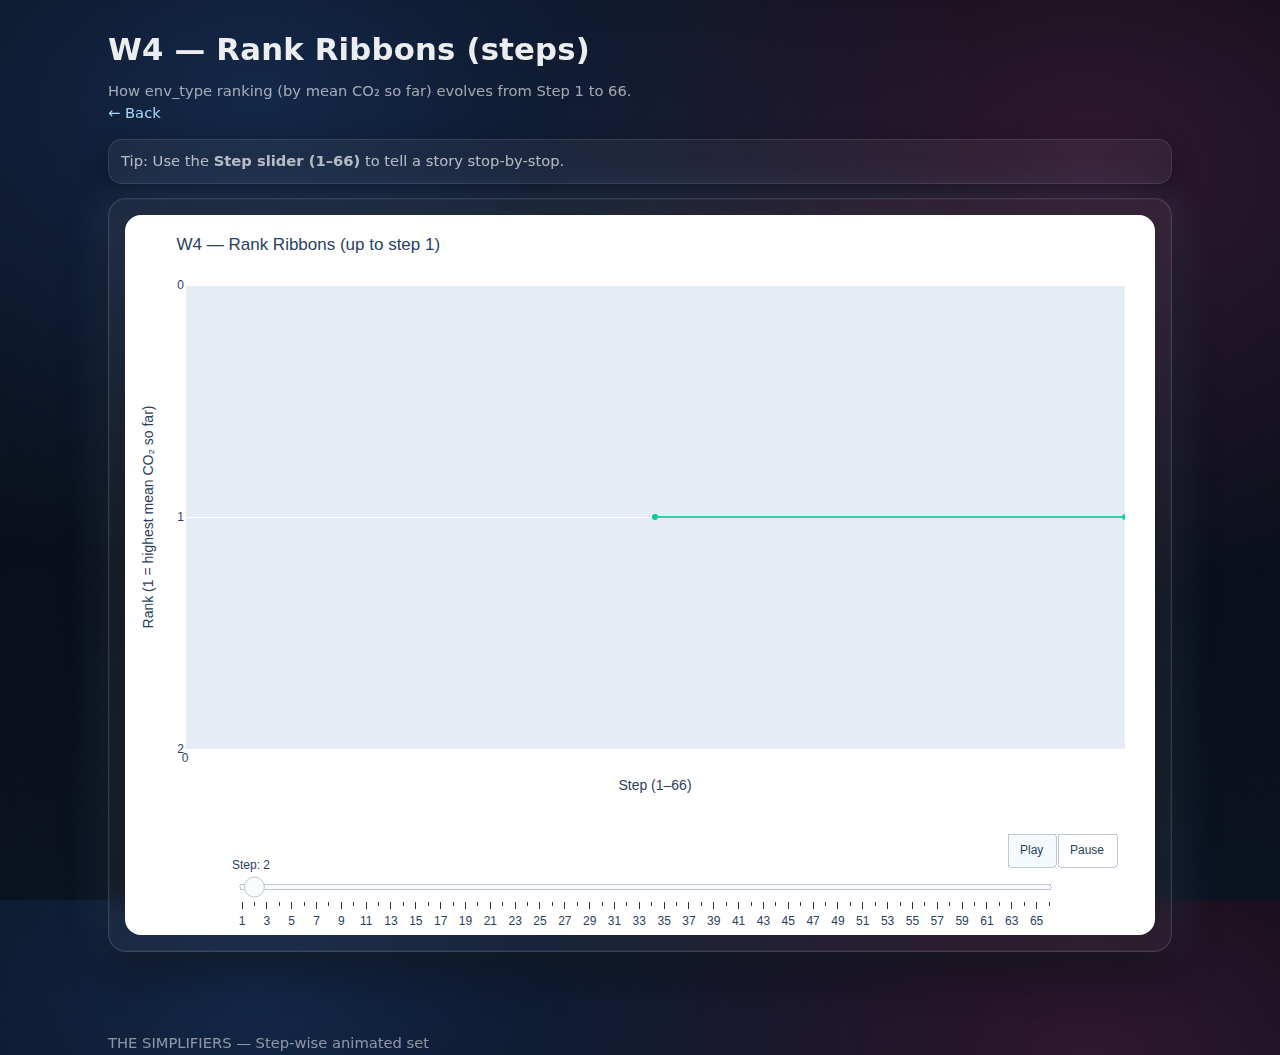
<file: web/w4_rank_ribbons_steps.html>
<!doctype html>
<html lang="en">
<head>
<meta charset="utf-8"/>
<meta name="viewport" content="width=device-width, initial-scale=1"/>
<title>W4 — Rank Ribbons (steps)</title>
<link rel="stylesheet" href="assets/style.css"/>
<style>.sub{opacity:.9}</style>
</head>
<body>
<header>
  <h1>W4 — Rank Ribbons (steps)</h1>
  <p class="sub small">How env_type ranking (by mean CO₂ so far) evolves from Step 1 to 66.</p>
  <p class="small"><a href="index.html">← Back</a></p>
</header>
<main>
  <div class="notice small">Tip: Use the <b>Step slider (1–66)</b> to tell a story stop-by-stop.</div>
  <div class="card"><div>                        <script type="text/javascript">window.PlotlyConfig = {MathJaxConfig: 'local'};</script>
        <script src="https://cdn.plot.ly/plotly-2.4.1.min.js"></script>                <div id="d7ee1cc1-efca-49d8-af48-602b4505a95a" class="plotly-graph-div" style="height:720px; width:100%;"></div>            <script type="text/javascript">                                    window.PLOTLYENV=window.PLOTLYENV || {};                                    if (document.getElementById("d7ee1cc1-efca-49d8-af48-602b4505a95a")) {                    Plotly.newPlot(                        "d7ee1cc1-efca-49d8-af48-602b4505a95a",                        [{"customdata":[],"hovertemplate":"<b>Commercial Area (shops, hotels)</b><br>Step: %{x}<br>Rank: %{y:.0f}<br>Mean CO₂ (1..step): %{customdata:.0f} ppm<extra></extra>","mode":"lines+markers","name":"Commercial Area (shops, hotels)","type":"scatter","x":[],"y":[]},{"customdata":[],"hovertemplate":"<b>Green Area (gardens, park)</b><br>Step: %{x}<br>Rank: %{y:.0f}<br>Mean CO₂ (1..step): %{customdata:.0f} ppm<extra></extra>","mode":"lines+markers","name":"Green Area (gardens, park)","type":"scatter","x":[],"y":[]},{"customdata":[389.0],"hovertemplate":"<b>Public Area (square, public buildings)</b><br>Step: %{x}<br>Rank: %{y:.0f}<br>Mean CO₂ (1..step): %{customdata:.0f} ppm<extra></extra>","mode":"lines+markers","name":"Public Area (square, public buildings)","type":"scatter","x":[1],"y":[1.0]},{"customdata":[],"hovertemplate":"<b>Residential area (houses)</b><br>Step: %{x}<br>Rank: %{y:.0f}<br>Mean CO₂ (1..step): %{customdata:.0f} ppm<extra></extra>","mode":"lines+markers","name":"Residential area (houses)","type":"scatter","x":[],"y":[]},{"customdata":[],"hovertemplate":"<b>University Area (university buildings)</b><br>Step: %{x}<br>Rank: %{y:.0f}<br>Mean CO₂ (1..step): %{customdata:.0f} ppm<extra></extra>","mode":"lines+markers","name":"University Area (university buildings)","type":"scatter","x":[],"y":[]},{"customdata":[],"hovertemplate":"<b>Unknown</b><br>Step: %{x}<br>Rank: %{y:.0f}<br>Mean CO₂ (1..step): %{customdata:.0f} ppm<extra></extra>","mode":"lines+markers","name":"Unknown","type":"scatter","x":[],"y":[]},{"customdata":[],"hovertemplate":"<b>Work Area (offices, artisans, and industry activities)</b><br>Step: %{x}<br>Rank: %{y:.0f}<br>Mean CO₂ (1..step): %{customdata:.0f} ppm<extra></extra>","mode":"lines+markers","name":"Work Area (offices, artisans, and industry activities)","type":"scatter","x":[],"y":[]}],                        {"height":720,"legend":{"orientation":"h"},"margin":{"b":95,"l":60,"r":30,"t":70},"sliders":[{"active":0,"currentvalue":{"prefix":"Step: "},"len":0.88,"steps":[{"args":[["1"],{"frame":{"duration":0,"redraw":true},"mode":"immediate","transition":{"duration":0}}],"label":"1","method":"animate"},{"args":[["2"],{"frame":{"duration":0,"redraw":true},"mode":"immediate","transition":{"duration":0}}],"label":"2","method":"animate"},{"args":[["3"],{"frame":{"duration":0,"redraw":true},"mode":"immediate","transition":{"duration":0}}],"label":"3","method":"animate"},{"args":[["4"],{"frame":{"duration":0,"redraw":true},"mode":"immediate","transition":{"duration":0}}],"label":"4","method":"animate"},{"args":[["5"],{"frame":{"duration":0,"redraw":true},"mode":"immediate","transition":{"duration":0}}],"label":"5","method":"animate"},{"args":[["6"],{"frame":{"duration":0,"redraw":true},"mode":"immediate","transition":{"duration":0}}],"label":"6","method":"animate"},{"args":[["7"],{"frame":{"duration":0,"redraw":true},"mode":"immediate","transition":{"duration":0}}],"label":"7","method":"animate"},{"args":[["8"],{"frame":{"duration":0,"redraw":true},"mode":"immediate","transition":{"duration":0}}],"label":"8","method":"animate"},{"args":[["9"],{"frame":{"duration":0,"redraw":true},"mode":"immediate","transition":{"duration":0}}],"label":"9","method":"animate"},{"args":[["10"],{"frame":{"duration":0,"redraw":true},"mode":"immediate","transition":{"duration":0}}],"label":"10","method":"animate"},{"args":[["11"],{"frame":{"duration":0,"redraw":true},"mode":"immediate","transition":{"duration":0}}],"label":"11","method":"animate"},{"args":[["12"],{"frame":{"duration":0,"redraw":true},"mode":"immediate","transition":{"duration":0}}],"label":"12","method":"animate"},{"args":[["13"],{"frame":{"duration":0,"redraw":true},"mode":"immediate","transition":{"duration":0}}],"label":"13","method":"animate"},{"args":[["14"],{"frame":{"duration":0,"redraw":true},"mode":"immediate","transition":{"duration":0}}],"label":"14","method":"animate"},{"args":[["15"],{"frame":{"duration":0,"redraw":true},"mode":"immediate","transition":{"duration":0}}],"label":"15","method":"animate"},{"args":[["16"],{"frame":{"duration":0,"redraw":true},"mode":"immediate","transition":{"duration":0}}],"label":"16","method":"animate"},{"args":[["17"],{"frame":{"duration":0,"redraw":true},"mode":"immediate","transition":{"duration":0}}],"label":"17","method":"animate"},{"args":[["18"],{"frame":{"duration":0,"redraw":true},"mode":"immediate","transition":{"duration":0}}],"label":"18","method":"animate"},{"args":[["19"],{"frame":{"duration":0,"redraw":true},"mode":"immediate","transition":{"duration":0}}],"label":"19","method":"animate"},{"args":[["20"],{"frame":{"duration":0,"redraw":true},"mode":"immediate","transition":{"duration":0}}],"label":"20","method":"animate"},{"args":[["21"],{"frame":{"duration":0,"redraw":true},"mode":"immediate","transition":{"duration":0}}],"label":"21","method":"animate"},{"args":[["22"],{"frame":{"duration":0,"redraw":true},"mode":"immediate","transition":{"duration":0}}],"label":"22","method":"animate"},{"args":[["23"],{"frame":{"duration":0,"redraw":true},"mode":"immediate","transition":{"duration":0}}],"label":"23","method":"animate"},{"args":[["24"],{"frame":{"duration":0,"redraw":true},"mode":"immediate","transition":{"duration":0}}],"label":"24","method":"animate"},{"args":[["25"],{"frame":{"duration":0,"redraw":true},"mode":"immediate","transition":{"duration":0}}],"label":"25","method":"animate"},{"args":[["26"],{"frame":{"duration":0,"redraw":true},"mode":"immediate","transition":{"duration":0}}],"label":"26","method":"animate"},{"args":[["27"],{"frame":{"duration":0,"redraw":true},"mode":"immediate","transition":{"duration":0}}],"label":"27","method":"animate"},{"args":[["28"],{"frame":{"duration":0,"redraw":true},"mode":"immediate","transition":{"duration":0}}],"label":"28","method":"animate"},{"args":[["29"],{"frame":{"duration":0,"redraw":true},"mode":"immediate","transition":{"duration":0}}],"label":"29","method":"animate"},{"args":[["30"],{"frame":{"duration":0,"redraw":true},"mode":"immediate","transition":{"duration":0}}],"label":"30","method":"animate"},{"args":[["31"],{"frame":{"duration":0,"redraw":true},"mode":"immediate","transition":{"duration":0}}],"label":"31","method":"animate"},{"args":[["32"],{"frame":{"duration":0,"redraw":true},"mode":"immediate","transition":{"duration":0}}],"label":"32","method":"animate"},{"args":[["33"],{"frame":{"duration":0,"redraw":true},"mode":"immediate","transition":{"duration":0}}],"label":"33","method":"animate"},{"args":[["34"],{"frame":{"duration":0,"redraw":true},"mode":"immediate","transition":{"duration":0}}],"label":"34","method":"animate"},{"args":[["35"],{"frame":{"duration":0,"redraw":true},"mode":"immediate","transition":{"duration":0}}],"label":"35","method":"animate"},{"args":[["36"],{"frame":{"duration":0,"redraw":true},"mode":"immediate","transition":{"duration":0}}],"label":"36","method":"animate"},{"args":[["37"],{"frame":{"duration":0,"redraw":true},"mode":"immediate","transition":{"duration":0}}],"label":"37","method":"animate"},{"args":[["38"],{"frame":{"duration":0,"redraw":true},"mode":"immediate","transition":{"duration":0}}],"label":"38","method":"animate"},{"args":[["39"],{"frame":{"duration":0,"redraw":true},"mode":"immediate","transition":{"duration":0}}],"label":"39","method":"animate"},{"args":[["40"],{"frame":{"duration":0,"redraw":true},"mode":"immediate","transition":{"duration":0}}],"label":"40","method":"animate"},{"args":[["41"],{"frame":{"duration":0,"redraw":true},"mode":"immediate","transition":{"duration":0}}],"label":"41","method":"animate"},{"args":[["42"],{"frame":{"duration":0,"redraw":true},"mode":"immediate","transition":{"duration":0}}],"label":"42","method":"animate"},{"args":[["43"],{"frame":{"duration":0,"redraw":true},"mode":"immediate","transition":{"duration":0}}],"label":"43","method":"animate"},{"args":[["44"],{"frame":{"duration":0,"redraw":true},"mode":"immediate","transition":{"duration":0}}],"label":"44","method":"animate"},{"args":[["45"],{"frame":{"duration":0,"redraw":true},"mode":"immediate","transition":{"duration":0}}],"label":"45","method":"animate"},{"args":[["46"],{"frame":{"duration":0,"redraw":true},"mode":"immediate","transition":{"duration":0}}],"label":"46","method":"animate"},{"args":[["47"],{"frame":{"duration":0,"redraw":true},"mode":"immediate","transition":{"duration":0}}],"label":"47","method":"animate"},{"args":[["48"],{"frame":{"duration":0,"redraw":true},"mode":"immediate","transition":{"duration":0}}],"label":"48","method":"animate"},{"args":[["49"],{"frame":{"duration":0,"redraw":true},"mode":"immediate","transition":{"duration":0}}],"label":"49","method":"animate"},{"args":[["50"],{"frame":{"duration":0,"redraw":true},"mode":"immediate","transition":{"duration":0}}],"label":"50","method":"animate"},{"args":[["51"],{"frame":{"duration":0,"redraw":true},"mode":"immediate","transition":{"duration":0}}],"label":"51","method":"animate"},{"args":[["52"],{"frame":{"duration":0,"redraw":true},"mode":"immediate","transition":{"duration":0}}],"label":"52","method":"animate"},{"args":[["53"],{"frame":{"duration":0,"redraw":true},"mode":"immediate","transition":{"duration":0}}],"label":"53","method":"animate"},{"args":[["54"],{"frame":{"duration":0,"redraw":true},"mode":"immediate","transition":{"duration":0}}],"label":"54","method":"animate"},{"args":[["55"],{"frame":{"duration":0,"redraw":true},"mode":"immediate","transition":{"duration":0}}],"label":"55","method":"animate"},{"args":[["56"],{"frame":{"duration":0,"redraw":true},"mode":"immediate","transition":{"duration":0}}],"label":"56","method":"animate"},{"args":[["57"],{"frame":{"duration":0,"redraw":true},"mode":"immediate","transition":{"duration":0}}],"label":"57","method":"animate"},{"args":[["58"],{"frame":{"duration":0,"redraw":true},"mode":"immediate","transition":{"duration":0}}],"label":"58","method":"animate"},{"args":[["59"],{"frame":{"duration":0,"redraw":true},"mode":"immediate","transition":{"duration":0}}],"label":"59","method":"animate"},{"args":[["60"],{"frame":{"duration":0,"redraw":true},"mode":"immediate","transition":{"duration":0}}],"label":"60","method":"animate"},{"args":[["61"],{"frame":{"duration":0,"redraw":true},"mode":"immediate","transition":{"duration":0}}],"label":"61","method":"animate"},{"args":[["62"],{"frame":{"duration":0,"redraw":true},"mode":"immediate","transition":{"duration":0}}],"label":"62","method":"animate"},{"args":[["63"],{"frame":{"duration":0,"redraw":true},"mode":"immediate","transition":{"duration":0}}],"label":"63","method":"animate"},{"args":[["64"],{"frame":{"duration":0,"redraw":true},"mode":"immediate","transition":{"duration":0}}],"label":"64","method":"animate"},{"args":[["65"],{"frame":{"duration":0,"redraw":true},"mode":"immediate","transition":{"duration":0}}],"label":"65","method":"animate"},{"args":[["66"],{"frame":{"duration":0,"redraw":true},"mode":"immediate","transition":{"duration":0}}],"label":"66","method":"animate"}],"x":0.05,"y":-0.18}],"template":{"data":{"bar":[{"error_x":{"color":"#2a3f5f"},"error_y":{"color":"#2a3f5f"},"marker":{"line":{"color":"#E5ECF6","width":0.5},"pattern":{"fillmode":"overlay","size":10,"solidity":0.2}},"type":"bar"}],"barpolar":[{"marker":{"line":{"color":"#E5ECF6","width":0.5},"pattern":{"fillmode":"overlay","size":10,"solidity":0.2}},"type":"barpolar"}],"carpet":[{"aaxis":{"endlinecolor":"#2a3f5f","gridcolor":"white","linecolor":"white","minorgridcolor":"white","startlinecolor":"#2a3f5f"},"baxis":{"endlinecolor":"#2a3f5f","gridcolor":"white","linecolor":"white","minorgridcolor":"white","startlinecolor":"#2a3f5f"},"type":"carpet"}],"choropleth":[{"colorbar":{"outlinewidth":0,"ticks":""},"type":"choropleth"}],"contour":[{"colorbar":{"outlinewidth":0,"ticks":""},"colorscale":[[0.0,"#0d0887"],[0.1111111111111111,"#46039f"],[0.2222222222222222,"#7201a8"],[0.3333333333333333,"#9c179e"],[0.4444444444444444,"#bd3786"],[0.5555555555555556,"#d8576b"],[0.6666666666666666,"#ed7953"],[0.7777777777777778,"#fb9f3a"],[0.8888888888888888,"#fdca26"],[1.0,"#f0f921"]],"type":"contour"}],"contourcarpet":[{"colorbar":{"outlinewidth":0,"ticks":""},"type":"contourcarpet"}],"heatmap":[{"colorbar":{"outlinewidth":0,"ticks":""},"colorscale":[[0.0,"#0d0887"],[0.1111111111111111,"#46039f"],[0.2222222222222222,"#7201a8"],[0.3333333333333333,"#9c179e"],[0.4444444444444444,"#bd3786"],[0.5555555555555556,"#d8576b"],[0.6666666666666666,"#ed7953"],[0.7777777777777778,"#fb9f3a"],[0.8888888888888888,"#fdca26"],[1.0,"#f0f921"]],"type":"heatmap"}],"heatmapgl":[{"colorbar":{"outlinewidth":0,"ticks":""},"colorscale":[[0.0,"#0d0887"],[0.1111111111111111,"#46039f"],[0.2222222222222222,"#7201a8"],[0.3333333333333333,"#9c179e"],[0.4444444444444444,"#bd3786"],[0.5555555555555556,"#d8576b"],[0.6666666666666666,"#ed7953"],[0.7777777777777778,"#fb9f3a"],[0.8888888888888888,"#fdca26"],[1.0,"#f0f921"]],"type":"heatmapgl"}],"histogram":[{"marker":{"pattern":{"fillmode":"overlay","size":10,"solidity":0.2}},"type":"histogram"}],"histogram2d":[{"colorbar":{"outlinewidth":0,"ticks":""},"colorscale":[[0.0,"#0d0887"],[0.1111111111111111,"#46039f"],[0.2222222222222222,"#7201a8"],[0.3333333333333333,"#9c179e"],[0.4444444444444444,"#bd3786"],[0.5555555555555556,"#d8576b"],[0.6666666666666666,"#ed7953"],[0.7777777777777778,"#fb9f3a"],[0.8888888888888888,"#fdca26"],[1.0,"#f0f921"]],"type":"histogram2d"}],"histogram2dcontour":[{"colorbar":{"outlinewidth":0,"ticks":""},"colorscale":[[0.0,"#0d0887"],[0.1111111111111111,"#46039f"],[0.2222222222222222,"#7201a8"],[0.3333333333333333,"#9c179e"],[0.4444444444444444,"#bd3786"],[0.5555555555555556,"#d8576b"],[0.6666666666666666,"#ed7953"],[0.7777777777777778,"#fb9f3a"],[0.8888888888888888,"#fdca26"],[1.0,"#f0f921"]],"type":"histogram2dcontour"}],"mesh3d":[{"colorbar":{"outlinewidth":0,"ticks":""},"type":"mesh3d"}],"parcoords":[{"line":{"colorbar":{"outlinewidth":0,"ticks":""}},"type":"parcoords"}],"pie":[{"automargin":true,"type":"pie"}],"scatter":[{"marker":{"colorbar":{"outlinewidth":0,"ticks":""}},"type":"scatter"}],"scatter3d":[{"line":{"colorbar":{"outlinewidth":0,"ticks":""}},"marker":{"colorbar":{"outlinewidth":0,"ticks":""}},"type":"scatter3d"}],"scattercarpet":[{"marker":{"colorbar":{"outlinewidth":0,"ticks":""}},"type":"scattercarpet"}],"scattergeo":[{"marker":{"colorbar":{"outlinewidth":0,"ticks":""}},"type":"scattergeo"}],"scattergl":[{"marker":{"colorbar":{"outlinewidth":0,"ticks":""}},"type":"scattergl"}],"scattermapbox":[{"marker":{"colorbar":{"outlinewidth":0,"ticks":""}},"type":"scattermapbox"}],"scatterpolar":[{"marker":{"colorbar":{"outlinewidth":0,"ticks":""}},"type":"scatterpolar"}],"scatterpolargl":[{"marker":{"colorbar":{"outlinewidth":0,"ticks":""}},"type":"scatterpolargl"}],"scatterternary":[{"marker":{"colorbar":{"outlinewidth":0,"ticks":""}},"type":"scatterternary"}],"surface":[{"colorbar":{"outlinewidth":0,"ticks":""},"colorscale":[[0.0,"#0d0887"],[0.1111111111111111,"#46039f"],[0.2222222222222222,"#7201a8"],[0.3333333333333333,"#9c179e"],[0.4444444444444444,"#bd3786"],[0.5555555555555556,"#d8576b"],[0.6666666666666666,"#ed7953"],[0.7777777777777778,"#fb9f3a"],[0.8888888888888888,"#fdca26"],[1.0,"#f0f921"]],"type":"surface"}],"table":[{"cells":{"fill":{"color":"#EBF0F8"},"line":{"color":"white"}},"header":{"fill":{"color":"#C8D4E3"},"line":{"color":"white"}},"type":"table"}]},"layout":{"annotationdefaults":{"arrowcolor":"#2a3f5f","arrowhead":0,"arrowwidth":1},"autotypenumbers":"strict","coloraxis":{"colorbar":{"outlinewidth":0,"ticks":""}},"colorscale":{"diverging":[[0,"#8e0152"],[0.1,"#c51b7d"],[0.2,"#de77ae"],[0.3,"#f1b6da"],[0.4,"#fde0ef"],[0.5,"#f7f7f7"],[0.6,"#e6f5d0"],[0.7,"#b8e186"],[0.8,"#7fbc41"],[0.9,"#4d9221"],[1,"#276419"]],"sequential":[[0.0,"#0d0887"],[0.1111111111111111,"#46039f"],[0.2222222222222222,"#7201a8"],[0.3333333333333333,"#9c179e"],[0.4444444444444444,"#bd3786"],[0.5555555555555556,"#d8576b"],[0.6666666666666666,"#ed7953"],[0.7777777777777778,"#fb9f3a"],[0.8888888888888888,"#fdca26"],[1.0,"#f0f921"]],"sequentialminus":[[0.0,"#0d0887"],[0.1111111111111111,"#46039f"],[0.2222222222222222,"#7201a8"],[0.3333333333333333,"#9c179e"],[0.4444444444444444,"#bd3786"],[0.5555555555555556,"#d8576b"],[0.6666666666666666,"#ed7953"],[0.7777777777777778,"#fb9f3a"],[0.8888888888888888,"#fdca26"],[1.0,"#f0f921"]]},"colorway":["#636efa","#EF553B","#00cc96","#ab63fa","#FFA15A","#19d3f3","#FF6692","#B6E880","#FF97FF","#FECB52"],"font":{"color":"#2a3f5f"},"geo":{"bgcolor":"white","lakecolor":"white","landcolor":"#E5ECF6","showlakes":true,"showland":true,"subunitcolor":"white"},"hoverlabel":{"align":"left"},"hovermode":"closest","mapbox":{"style":"light"},"paper_bgcolor":"white","plot_bgcolor":"#E5ECF6","polar":{"angularaxis":{"gridcolor":"white","linecolor":"white","ticks":""},"bgcolor":"#E5ECF6","radialaxis":{"gridcolor":"white","linecolor":"white","ticks":""}},"scene":{"xaxis":{"backgroundcolor":"#E5ECF6","gridcolor":"white","gridwidth":2,"linecolor":"white","showbackground":true,"ticks":"","zerolinecolor":"white"},"yaxis":{"backgroundcolor":"#E5ECF6","gridcolor":"white","gridwidth":2,"linecolor":"white","showbackground":true,"ticks":"","zerolinecolor":"white"},"zaxis":{"backgroundcolor":"#E5ECF6","gridcolor":"white","gridwidth":2,"linecolor":"white","showbackground":true,"ticks":"","zerolinecolor":"white"}},"shapedefaults":{"line":{"color":"#2a3f5f"}},"ternary":{"aaxis":{"gridcolor":"white","linecolor":"white","ticks":""},"baxis":{"gridcolor":"white","linecolor":"white","ticks":""},"bgcolor":"#E5ECF6","caxis":{"gridcolor":"white","linecolor":"white","ticks":""}},"title":{"x":0.05},"xaxis":{"automargin":true,"gridcolor":"white","linecolor":"white","ticks":"","title":{"standoff":15},"zerolinecolor":"white","zerolinewidth":2},"yaxis":{"automargin":true,"gridcolor":"white","linecolor":"white","ticks":"","title":{"standoff":15},"zerolinecolor":"white","zerolinewidth":2}}},"title":{"text":"W4 — Rank Ribbons (step-by-step ranking by mean CO₂)"},"updatemenus":[{"buttons":[{"args":[null,{"frame":{"duration":260,"redraw":true},"fromcurrent":true,"transition":{"duration":120}}],"label":"Play","method":"animate"},{"args":[[null],{"frame":{"duration":0,"redraw":false},"mode":"immediate","transition":{"duration":0}}],"label":"Pause","method":"animate"}],"direction":"left","type":"buttons","x":0.99,"xanchor":"right","y":-0.18,"yanchor":"top"}],"xaxis":{"dtick":5,"title":{"text":"Step (1–66)"}},"yaxis":{"autorange":"reversed","dtick":1,"range":[7.5,0.5],"title":{"text":"Rank (1 = highest mean CO₂ so far)"}}},                        {"responsive": true}                    ).then(function(){
                            Plotly.addFrames('d7ee1cc1-efca-49d8-af48-602b4505a95a', [{"data":[{"customdata":[],"hovertemplate":"<b>Commercial Area (shops, hotels)</b><br>Step: %{x}<br>Rank: %{y:.0f}<br>Mean CO₂ (1..step): %{customdata:.0f} ppm<extra></extra>","mode":"lines+markers","name":"Commercial Area (shops, hotels)","type":"scatter","x":[],"y":[]},{"customdata":[],"hovertemplate":"<b>Green Area (gardens, park)</b><br>Step: %{x}<br>Rank: %{y:.0f}<br>Mean CO₂ (1..step): %{customdata:.0f} ppm<extra></extra>","mode":"lines+markers","name":"Green Area (gardens, park)","type":"scatter","x":[],"y":[]},{"customdata":[389.0],"hovertemplate":"<b>Public Area (square, public buildings)</b><br>Step: %{x}<br>Rank: %{y:.0f}<br>Mean CO₂ (1..step): %{customdata:.0f} ppm<extra></extra>","mode":"lines+markers","name":"Public Area (square, public buildings)","type":"scatter","x":[1],"y":[1.0]},{"customdata":[],"hovertemplate":"<b>Residential area (houses)</b><br>Step: %{x}<br>Rank: %{y:.0f}<br>Mean CO₂ (1..step): %{customdata:.0f} ppm<extra></extra>","mode":"lines+markers","name":"Residential area (houses)","type":"scatter","x":[],"y":[]},{"customdata":[],"hovertemplate":"<b>University Area (university buildings)</b><br>Step: %{x}<br>Rank: %{y:.0f}<br>Mean CO₂ (1..step): %{customdata:.0f} ppm<extra></extra>","mode":"lines+markers","name":"University Area (university buildings)","type":"scatter","x":[],"y":[]},{"customdata":[],"hovertemplate":"<b>Unknown</b><br>Step: %{x}<br>Rank: %{y:.0f}<br>Mean CO₂ (1..step): %{customdata:.0f} ppm<extra></extra>","mode":"lines+markers","name":"Unknown","type":"scatter","x":[],"y":[]},{"customdata":[],"hovertemplate":"<b>Work Area (offices, artisans, and industry activities)</b><br>Step: %{x}<br>Rank: %{y:.0f}<br>Mean CO₂ (1..step): %{customdata:.0f} ppm<extra></extra>","mode":"lines+markers","name":"Work Area (offices, artisans, and industry activities)","type":"scatter","x":[],"y":[]}],"layout":{"title":{"text":"W4 — Rank Ribbons (up to step 1)"}},"name":"1"},{"data":[{"customdata":[],"hovertemplate":"<b>Commercial Area (shops, hotels)</b><br>Step: %{x}<br>Rank: %{y:.0f}<br>Mean CO₂ (1..step): %{customdata:.0f} ppm<extra></extra>","mode":"lines+markers","name":"Commercial Area (shops, hotels)","type":"scatter","x":[],"y":[]},{"customdata":[],"hovertemplate":"<b>Green Area (gardens, park)</b><br>Step: %{x}<br>Rank: %{y:.0f}<br>Mean CO₂ (1..step): %{customdata:.0f} ppm<extra></extra>","mode":"lines+markers","name":"Green Area (gardens, park)","type":"scatter","x":[],"y":[]},{"customdata":[389.0,398.0],"hovertemplate":"<b>Public Area (square, public buildings)</b><br>Step: %{x}<br>Rank: %{y:.0f}<br>Mean CO₂ (1..step): %{customdata:.0f} ppm<extra></extra>","mode":"lines+markers","name":"Public Area (square, public buildings)","type":"scatter","x":[1,2],"y":[1.0,1.0]},{"customdata":[],"hovertemplate":"<b>Residential area (houses)</b><br>Step: %{x}<br>Rank: %{y:.0f}<br>Mean CO₂ (1..step): %{customdata:.0f} ppm<extra></extra>","mode":"lines+markers","name":"Residential area (houses)","type":"scatter","x":[],"y":[]},{"customdata":[],"hovertemplate":"<b>University Area (university buildings)</b><br>Step: %{x}<br>Rank: %{y:.0f}<br>Mean CO₂ (1..step): %{customdata:.0f} ppm<extra></extra>","mode":"lines+markers","name":"University Area (university buildings)","type":"scatter","x":[],"y":[]},{"customdata":[],"hovertemplate":"<b>Unknown</b><br>Step: %{x}<br>Rank: %{y:.0f}<br>Mean CO₂ (1..step): %{customdata:.0f} ppm<extra></extra>","mode":"lines+markers","name":"Unknown","type":"scatter","x":[],"y":[]},{"customdata":[],"hovertemplate":"<b>Work Area (offices, artisans, and industry activities)</b><br>Step: %{x}<br>Rank: %{y:.0f}<br>Mean CO₂ (1..step): %{customdata:.0f} ppm<extra></extra>","mode":"lines+markers","name":"Work Area (offices, artisans, and industry activities)","type":"scatter","x":[],"y":[]}],"layout":{"title":{"text":"W4 — Rank Ribbons (up to step 2)"}},"name":"2"},{"data":[{"customdata":[],"hovertemplate":"<b>Commercial Area (shops, hotels)</b><br>Step: %{x}<br>Rank: %{y:.0f}<br>Mean CO₂ (1..step): %{customdata:.0f} ppm<extra></extra>","mode":"lines+markers","name":"Commercial Area (shops, hotels)","type":"scatter","x":[],"y":[]},{"customdata":[],"hovertemplate":"<b>Green Area (gardens, park)</b><br>Step: %{x}<br>Rank: %{y:.0f}<br>Mean CO₂ (1..step): %{customdata:.0f} ppm<extra></extra>","mode":"lines+markers","name":"Green Area (gardens, park)","type":"scatter","x":[],"y":[]},{"customdata":[389.0,398.0,398.3333333333333],"hovertemplate":"<b>Public Area (square, public buildings)</b><br>Step: %{x}<br>Rank: %{y:.0f}<br>Mean CO₂ (1..step): %{customdata:.0f} ppm<extra></extra>","mode":"lines+markers","name":"Public Area (square, public buildings)","type":"scatter","x":[1,2,3],"y":[1.0,1.0,1.0]},{"customdata":[],"hovertemplate":"<b>Residential area (houses)</b><br>Step: %{x}<br>Rank: %{y:.0f}<br>Mean CO₂ (1..step): %{customdata:.0f} ppm<extra></extra>","mode":"lines+markers","name":"Residential area (houses)","type":"scatter","x":[],"y":[]},{"customdata":[],"hovertemplate":"<b>University Area (university buildings)</b><br>Step: %{x}<br>Rank: %{y:.0f}<br>Mean CO₂ (1..step): %{customdata:.0f} ppm<extra></extra>","mode":"lines+markers","name":"University Area (university buildings)","type":"scatter","x":[],"y":[]},{"customdata":[],"hovertemplate":"<b>Unknown</b><br>Step: %{x}<br>Rank: %{y:.0f}<br>Mean CO₂ (1..step): %{customdata:.0f} ppm<extra></extra>","mode":"lines+markers","name":"Unknown","type":"scatter","x":[],"y":[]},{"customdata":[],"hovertemplate":"<b>Work Area (offices, artisans, and industry activities)</b><br>Step: %{x}<br>Rank: %{y:.0f}<br>Mean CO₂ (1..step): %{customdata:.0f} ppm<extra></extra>","mode":"lines+markers","name":"Work Area (offices, artisans, and industry activities)","type":"scatter","x":[],"y":[]}],"layout":{"title":{"text":"W4 — Rank Ribbons (up to step 3)"}},"name":"3"},{"data":[{"customdata":[],"hovertemplate":"<b>Commercial Area (shops, hotels)</b><br>Step: %{x}<br>Rank: %{y:.0f}<br>Mean CO₂ (1..step): %{customdata:.0f} ppm<extra></extra>","mode":"lines+markers","name":"Commercial Area (shops, hotels)","type":"scatter","x":[],"y":[]},{"customdata":[],"hovertemplate":"<b>Green Area (gardens, park)</b><br>Step: %{x}<br>Rank: %{y:.0f}<br>Mean CO₂ (1..step): %{customdata:.0f} ppm<extra></extra>","mode":"lines+markers","name":"Green Area (gardens, park)","type":"scatter","x":[],"y":[]},{"customdata":[389.0,398.0,398.3333333333333,398.0],"hovertemplate":"<b>Public Area (square, public buildings)</b><br>Step: %{x}<br>Rank: %{y:.0f}<br>Mean CO₂ (1..step): %{customdata:.0f} ppm<extra></extra>","mode":"lines+markers","name":"Public Area (square, public buildings)","type":"scatter","x":[1,2,3,4],"y":[1.0,1.0,1.0,1.0]},{"customdata":[],"hovertemplate":"<b>Residential area (houses)</b><br>Step: %{x}<br>Rank: %{y:.0f}<br>Mean CO₂ (1..step): %{customdata:.0f} ppm<extra></extra>","mode":"lines+markers","name":"Residential area (houses)","type":"scatter","x":[],"y":[]},{"customdata":[],"hovertemplate":"<b>University Area (university buildings)</b><br>Step: %{x}<br>Rank: %{y:.0f}<br>Mean CO₂ (1..step): %{customdata:.0f} ppm<extra></extra>","mode":"lines+markers","name":"University Area (university buildings)","type":"scatter","x":[],"y":[]},{"customdata":[],"hovertemplate":"<b>Unknown</b><br>Step: %{x}<br>Rank: %{y:.0f}<br>Mean CO₂ (1..step): %{customdata:.0f} ppm<extra></extra>","mode":"lines+markers","name":"Unknown","type":"scatter","x":[],"y":[]},{"customdata":[],"hovertemplate":"<b>Work Area (offices, artisans, and industry activities)</b><br>Step: %{x}<br>Rank: %{y:.0f}<br>Mean CO₂ (1..step): %{customdata:.0f} ppm<extra></extra>","mode":"lines+markers","name":"Work Area (offices, artisans, and industry activities)","type":"scatter","x":[],"y":[]}],"layout":{"title":{"text":"W4 — Rank Ribbons (up to step 4)"}},"name":"4"},{"data":[{"customdata":[],"hovertemplate":"<b>Commercial Area (shops, hotels)</b><br>Step: %{x}<br>Rank: %{y:.0f}<br>Mean CO₂ (1..step): %{customdata:.0f} ppm<extra></extra>","mode":"lines+markers","name":"Commercial Area (shops, hotels)","type":"scatter","x":[],"y":[]},{"customdata":[],"hovertemplate":"<b>Green Area (gardens, park)</b><br>Step: %{x}<br>Rank: %{y:.0f}<br>Mean CO₂ (1..step): %{customdata:.0f} ppm<extra></extra>","mode":"lines+markers","name":"Green Area (gardens, park)","type":"scatter","x":[],"y":[]},{"customdata":[389.0,398.0,398.3333333333333,398.0,400.2],"hovertemplate":"<b>Public Area (square, public buildings)</b><br>Step: %{x}<br>Rank: %{y:.0f}<br>Mean CO₂ (1..step): %{customdata:.0f} ppm<extra></extra>","mode":"lines+markers","name":"Public Area (square, public buildings)","type":"scatter","x":[1,2,3,4,5],"y":[1.0,1.0,1.0,1.0,1.0]},{"customdata":[],"hovertemplate":"<b>Residential area (houses)</b><br>Step: %{x}<br>Rank: %{y:.0f}<br>Mean CO₂ (1..step): %{customdata:.0f} ppm<extra></extra>","mode":"lines+markers","name":"Residential area (houses)","type":"scatter","x":[],"y":[]},{"customdata":[],"hovertemplate":"<b>University Area (university buildings)</b><br>Step: %{x}<br>Rank: %{y:.0f}<br>Mean CO₂ (1..step): %{customdata:.0f} ppm<extra></extra>","mode":"lines+markers","name":"University Area (university buildings)","type":"scatter","x":[],"y":[]},{"customdata":[],"hovertemplate":"<b>Unknown</b><br>Step: %{x}<br>Rank: %{y:.0f}<br>Mean CO₂ (1..step): %{customdata:.0f} ppm<extra></extra>","mode":"lines+markers","name":"Unknown","type":"scatter","x":[],"y":[]},{"customdata":[],"hovertemplate":"<b>Work Area (offices, artisans, and industry activities)</b><br>Step: %{x}<br>Rank: %{y:.0f}<br>Mean CO₂ (1..step): %{customdata:.0f} ppm<extra></extra>","mode":"lines+markers","name":"Work Area (offices, artisans, and industry activities)","type":"scatter","x":[],"y":[]}],"layout":{"title":{"text":"W4 — Rank Ribbons (up to step 5)"}},"name":"5"},{"data":[{"customdata":[],"hovertemplate":"<b>Commercial Area (shops, hotels)</b><br>Step: %{x}<br>Rank: %{y:.0f}<br>Mean CO₂ (1..step): %{customdata:.0f} ppm<extra></extra>","mode":"lines+markers","name":"Commercial Area (shops, hotels)","type":"scatter","x":[],"y":[]},{"customdata":[],"hovertemplate":"<b>Green Area (gardens, park)</b><br>Step: %{x}<br>Rank: %{y:.0f}<br>Mean CO₂ (1..step): %{customdata:.0f} ppm<extra></extra>","mode":"lines+markers","name":"Green Area (gardens, park)","type":"scatter","x":[],"y":[]},{"customdata":[389.0,398.0,398.3333333333333,398.0,400.2,400.2],"hovertemplate":"<b>Public Area (square, public buildings)</b><br>Step: %{x}<br>Rank: %{y:.0f}<br>Mean CO₂ (1..step): %{customdata:.0f} ppm<extra></extra>","mode":"lines+markers","name":"Public Area (square, public buildings)","type":"scatter","x":[1,2,3,4,5,6],"y":[1.0,1.0,1.0,1.0,1.0,1.0]},{"customdata":[],"hovertemplate":"<b>Residential area (houses)</b><br>Step: %{x}<br>Rank: %{y:.0f}<br>Mean CO₂ (1..step): %{customdata:.0f} ppm<extra></extra>","mode":"lines+markers","name":"Residential area (houses)","type":"scatter","x":[],"y":[]},{"customdata":[],"hovertemplate":"<b>University Area (university buildings)</b><br>Step: %{x}<br>Rank: %{y:.0f}<br>Mean CO₂ (1..step): %{customdata:.0f} ppm<extra></extra>","mode":"lines+markers","name":"University Area (university buildings)","type":"scatter","x":[],"y":[]},{"customdata":[388.0],"hovertemplate":"<b>Unknown</b><br>Step: %{x}<br>Rank: %{y:.0f}<br>Mean CO₂ (1..step): %{customdata:.0f} ppm<extra></extra>","mode":"lines+markers","name":"Unknown","type":"scatter","x":[6],"y":[2.0]},{"customdata":[],"hovertemplate":"<b>Work Area (offices, artisans, and industry activities)</b><br>Step: %{x}<br>Rank: %{y:.0f}<br>Mean CO₂ (1..step): %{customdata:.0f} ppm<extra></extra>","mode":"lines+markers","name":"Work Area (offices, artisans, and industry activities)","type":"scatter","x":[],"y":[]}],"layout":{"title":{"text":"W4 — Rank Ribbons (up to step 6)"}},"name":"6"},{"data":[{"customdata":[],"hovertemplate":"<b>Commercial Area (shops, hotels)</b><br>Step: %{x}<br>Rank: %{y:.0f}<br>Mean CO₂ (1..step): %{customdata:.0f} ppm<extra></extra>","mode":"lines+markers","name":"Commercial Area (shops, hotels)","type":"scatter","x":[],"y":[]},{"customdata":[],"hovertemplate":"<b>Green Area (gardens, park)</b><br>Step: %{x}<br>Rank: %{y:.0f}<br>Mean CO₂ (1..step): %{customdata:.0f} ppm<extra></extra>","mode":"lines+markers","name":"Green Area (gardens, park)","type":"scatter","x":[],"y":[]},{"customdata":[389.0,398.0,398.3333333333333,398.0,400.2,400.2,398.0],"hovertemplate":"<b>Public Area (square, public buildings)</b><br>Step: %{x}<br>Rank: %{y:.0f}<br>Mean CO₂ (1..step): %{customdata:.0f} ppm<extra></extra>","mode":"lines+markers","name":"Public Area (square, public buildings)","type":"scatter","x":[1,2,3,4,5,6,7],"y":[1.0,1.0,1.0,1.0,1.0,1.0,1.0]},{"customdata":[],"hovertemplate":"<b>Residential area (houses)</b><br>Step: %{x}<br>Rank: %{y:.0f}<br>Mean CO₂ (1..step): %{customdata:.0f} ppm<extra></extra>","mode":"lines+markers","name":"Residential area (houses)","type":"scatter","x":[],"y":[]},{"customdata":[],"hovertemplate":"<b>University Area (university buildings)</b><br>Step: %{x}<br>Rank: %{y:.0f}<br>Mean CO₂ (1..step): %{customdata:.0f} ppm<extra></extra>","mode":"lines+markers","name":"University Area (university buildings)","type":"scatter","x":[],"y":[]},{"customdata":[388.0,388.0],"hovertemplate":"<b>Unknown</b><br>Step: %{x}<br>Rank: %{y:.0f}<br>Mean CO₂ (1..step): %{customdata:.0f} ppm<extra></extra>","mode":"lines+markers","name":"Unknown","type":"scatter","x":[6,7],"y":[2.0,2.0]},{"customdata":[],"hovertemplate":"<b>Work Area (offices, artisans, and industry activities)</b><br>Step: %{x}<br>Rank: %{y:.0f}<br>Mean CO₂ (1..step): %{customdata:.0f} ppm<extra></extra>","mode":"lines+markers","name":"Work Area (offices, artisans, and industry activities)","type":"scatter","x":[],"y":[]}],"layout":{"title":{"text":"W4 — Rank Ribbons (up to step 7)"}},"name":"7"},{"data":[{"customdata":[],"hovertemplate":"<b>Commercial Area (shops, hotels)</b><br>Step: %{x}<br>Rank: %{y:.0f}<br>Mean CO₂ (1..step): %{customdata:.0f} ppm<extra></extra>","mode":"lines+markers","name":"Commercial Area (shops, hotels)","type":"scatter","x":[],"y":[]},{"customdata":[],"hovertemplate":"<b>Green Area (gardens, park)</b><br>Step: %{x}<br>Rank: %{y:.0f}<br>Mean CO₂ (1..step): %{customdata:.0f} ppm<extra></extra>","mode":"lines+markers","name":"Green Area (gardens, park)","type":"scatter","x":[],"y":[]},{"customdata":[389.0,398.0,398.3333333333333,398.0,400.2,400.2,398.0,399.42857142857144],"hovertemplate":"<b>Public Area (square, public buildings)</b><br>Step: %{x}<br>Rank: %{y:.0f}<br>Mean CO₂ (1..step): %{customdata:.0f} ppm<extra></extra>","mode":"lines+markers","name":"Public Area (square, public buildings)","type":"scatter","x":[1,2,3,4,5,6,7,8],"y":[1.0,1.0,1.0,1.0,1.0,1.0,1.0,1.0]},{"customdata":[],"hovertemplate":"<b>Residential area (houses)</b><br>Step: %{x}<br>Rank: %{y:.0f}<br>Mean CO₂ (1..step): %{customdata:.0f} ppm<extra></extra>","mode":"lines+markers","name":"Residential area (houses)","type":"scatter","x":[],"y":[]},{"customdata":[],"hovertemplate":"<b>University Area (university buildings)</b><br>Step: %{x}<br>Rank: %{y:.0f}<br>Mean CO₂ (1..step): %{customdata:.0f} ppm<extra></extra>","mode":"lines+markers","name":"University Area (university buildings)","type":"scatter","x":[],"y":[]},{"customdata":[388.0,388.0,388.0],"hovertemplate":"<b>Unknown</b><br>Step: %{x}<br>Rank: %{y:.0f}<br>Mean CO₂ (1..step): %{customdata:.0f} ppm<extra></extra>","mode":"lines+markers","name":"Unknown","type":"scatter","x":[6,7,8],"y":[2.0,2.0,2.0]},{"customdata":[],"hovertemplate":"<b>Work Area (offices, artisans, and industry activities)</b><br>Step: %{x}<br>Rank: %{y:.0f}<br>Mean CO₂ (1..step): %{customdata:.0f} ppm<extra></extra>","mode":"lines+markers","name":"Work Area (offices, artisans, and industry activities)","type":"scatter","x":[],"y":[]}],"layout":{"title":{"text":"W4 — Rank Ribbons (up to step 8)"}},"name":"8"},{"data":[{"customdata":[],"hovertemplate":"<b>Commercial Area (shops, hotels)</b><br>Step: %{x}<br>Rank: %{y:.0f}<br>Mean CO₂ (1..step): %{customdata:.0f} ppm<extra></extra>","mode":"lines+markers","name":"Commercial Area (shops, hotels)","type":"scatter","x":[],"y":[]},{"customdata":[],"hovertemplate":"<b>Green Area (gardens, park)</b><br>Step: %{x}<br>Rank: %{y:.0f}<br>Mean CO₂ (1..step): %{customdata:.0f} ppm<extra></extra>","mode":"lines+markers","name":"Green Area (gardens, park)","type":"scatter","x":[],"y":[]},{"customdata":[389.0,398.0,398.3333333333333,398.0,400.2,400.2,398.0,399.42857142857144,399.42857142857144],"hovertemplate":"<b>Public Area (square, public buildings)</b><br>Step: %{x}<br>Rank: %{y:.0f}<br>Mean CO₂ (1..step): %{customdata:.0f} ppm<extra></extra>","mode":"lines+markers","name":"Public Area (square, public buildings)","type":"scatter","x":[1,2,3,4,5,6,7,8,9],"y":[1.0,1.0,1.0,1.0,1.0,1.0,1.0,1.0,2.0]},{"customdata":[404.0],"hovertemplate":"<b>Residential area (houses)</b><br>Step: %{x}<br>Rank: %{y:.0f}<br>Mean CO₂ (1..step): %{customdata:.0f} ppm<extra></extra>","mode":"lines+markers","name":"Residential area (houses)","type":"scatter","x":[9],"y":[1.0]},{"customdata":[],"hovertemplate":"<b>University Area (university buildings)</b><br>Step: %{x}<br>Rank: %{y:.0f}<br>Mean CO₂ (1..step): %{customdata:.0f} ppm<extra></extra>","mode":"lines+markers","name":"University Area (university buildings)","type":"scatter","x":[],"y":[]},{"customdata":[388.0,388.0,388.0,388.0],"hovertemplate":"<b>Unknown</b><br>Step: %{x}<br>Rank: %{y:.0f}<br>Mean CO₂ (1..step): %{customdata:.0f} ppm<extra></extra>","mode":"lines+markers","name":"Unknown","type":"scatter","x":[6,7,8,9],"y":[2.0,2.0,2.0,3.0]},{"customdata":[],"hovertemplate":"<b>Work Area (offices, artisans, and industry activities)</b><br>Step: %{x}<br>Rank: %{y:.0f}<br>Mean CO₂ (1..step): %{customdata:.0f} ppm<extra></extra>","mode":"lines+markers","name":"Work Area (offices, artisans, and industry activities)","type":"scatter","x":[],"y":[]}],"layout":{"title":{"text":"W4 — Rank Ribbons (up to step 9)"}},"name":"9"},{"data":[{"customdata":[],"hovertemplate":"<b>Commercial Area (shops, hotels)</b><br>Step: %{x}<br>Rank: %{y:.0f}<br>Mean CO₂ (1..step): %{customdata:.0f} ppm<extra></extra>","mode":"lines+markers","name":"Commercial Area (shops, hotels)","type":"scatter","x":[],"y":[]},{"customdata":[],"hovertemplate":"<b>Green Area (gardens, park)</b><br>Step: %{x}<br>Rank: %{y:.0f}<br>Mean CO₂ (1..step): %{customdata:.0f} ppm<extra></extra>","mode":"lines+markers","name":"Green Area (gardens, park)","type":"scatter","x":[],"y":[]},{"customdata":[389.0,398.0,398.3333333333333,398.0,400.2,400.2,398.0,399.42857142857144,399.42857142857144,399.42857142857144],"hovertemplate":"<b>Public Area (square, public buildings)</b><br>Step: %{x}<br>Rank: %{y:.0f}<br>Mean CO₂ (1..step): %{customdata:.0f} ppm<extra></extra>","mode":"lines+markers","name":"Public Area (square, public buildings)","type":"scatter","x":[1,2,3,4,5,6,7,8,9,10],"y":[1.0,1.0,1.0,1.0,1.0,1.0,1.0,1.0,2.0,1.0]},{"customdata":[404.0,398.5],"hovertemplate":"<b>Residential area (houses)</b><br>Step: %{x}<br>Rank: %{y:.0f}<br>Mean CO₂ (1..step): %{customdata:.0f} ppm<extra></extra>","mode":"lines+markers","name":"Residential area (houses)","type":"scatter","x":[9,10],"y":[1.0,2.0]},{"customdata":[],"hovertemplate":"<b>University Area (university buildings)</b><br>Step: %{x}<br>Rank: %{y:.0f}<br>Mean CO₂ (1..step): %{customdata:.0f} ppm<extra></extra>","mode":"lines+markers","name":"University Area (university buildings)","type":"scatter","x":[],"y":[]},{"customdata":[388.0,388.0,388.0,388.0,388.0],"hovertemplate":"<b>Unknown</b><br>Step: %{x}<br>Rank: %{y:.0f}<br>Mean CO₂ (1..step): %{customdata:.0f} ppm<extra></extra>","mode":"lines+markers","name":"Unknown","type":"scatter","x":[6,7,8,9,10],"y":[2.0,2.0,2.0,3.0,3.0]},{"customdata":[],"hovertemplate":"<b>Work Area (offices, artisans, and industry activities)</b><br>Step: %{x}<br>Rank: %{y:.0f}<br>Mean CO₂ (1..step): %{customdata:.0f} ppm<extra></extra>","mode":"lines+markers","name":"Work Area (offices, artisans, and industry activities)","type":"scatter","x":[],"y":[]}],"layout":{"title":{"text":"W4 — Rank Ribbons (up to step 10)"}},"name":"10"},{"data":[{"customdata":[],"hovertemplate":"<b>Commercial Area (shops, hotels)</b><br>Step: %{x}<br>Rank: %{y:.0f}<br>Mean CO₂ (1..step): %{customdata:.0f} ppm<extra></extra>","mode":"lines+markers","name":"Commercial Area (shops, hotels)","type":"scatter","x":[],"y":[]},{"customdata":[],"hovertemplate":"<b>Green Area (gardens, park)</b><br>Step: %{x}<br>Rank: %{y:.0f}<br>Mean CO₂ (1..step): %{customdata:.0f} ppm<extra></extra>","mode":"lines+markers","name":"Green Area (gardens, park)","type":"scatter","x":[],"y":[]},{"customdata":[389.0,398.0,398.3333333333333,398.0,400.2,400.2,398.0,399.42857142857144,399.42857142857144,399.42857142857144,397.75],"hovertemplate":"<b>Public Area (square, public buildings)</b><br>Step: %{x}<br>Rank: %{y:.0f}<br>Mean CO₂ (1..step): %{customdata:.0f} ppm<extra></extra>","mode":"lines+markers","name":"Public Area (square, public buildings)","type":"scatter","x":[1,2,3,4,5,6,7,8,9,10,11],"y":[1.0,1.0,1.0,1.0,1.0,1.0,1.0,1.0,2.0,1.0,2.0]},{"customdata":[404.0,398.5,398.5],"hovertemplate":"<b>Residential area (houses)</b><br>Step: %{x}<br>Rank: %{y:.0f}<br>Mean CO₂ (1..step): %{customdata:.0f} ppm<extra></extra>","mode":"lines+markers","name":"Residential area (houses)","type":"scatter","x":[9,10,11],"y":[1.0,2.0,1.0]},{"customdata":[],"hovertemplate":"<b>University Area (university buildings)</b><br>Step: %{x}<br>Rank: %{y:.0f}<br>Mean CO₂ (1..step): %{customdata:.0f} ppm<extra></extra>","mode":"lines+markers","name":"University Area (university buildings)","type":"scatter","x":[],"y":[]},{"customdata":[388.0,388.0,388.0,388.0,388.0,388.0],"hovertemplate":"<b>Unknown</b><br>Step: %{x}<br>Rank: %{y:.0f}<br>Mean CO₂ (1..step): %{customdata:.0f} ppm<extra></extra>","mode":"lines+markers","name":"Unknown","type":"scatter","x":[6,7,8,9,10,11],"y":[2.0,2.0,2.0,3.0,3.0,3.0]},{"customdata":[],"hovertemplate":"<b>Work Area (offices, artisans, and industry activities)</b><br>Step: %{x}<br>Rank: %{y:.0f}<br>Mean CO₂ (1..step): %{customdata:.0f} ppm<extra></extra>","mode":"lines+markers","name":"Work Area (offices, artisans, and industry activities)","type":"scatter","x":[],"y":[]}],"layout":{"title":{"text":"W4 — Rank Ribbons (up to step 11)"}},"name":"11"},{"data":[{"customdata":[],"hovertemplate":"<b>Commercial Area (shops, hotels)</b><br>Step: %{x}<br>Rank: %{y:.0f}<br>Mean CO₂ (1..step): %{customdata:.0f} ppm<extra></extra>","mode":"lines+markers","name":"Commercial Area (shops, hotels)","type":"scatter","x":[],"y":[]},{"customdata":[],"hovertemplate":"<b>Green Area (gardens, park)</b><br>Step: %{x}<br>Rank: %{y:.0f}<br>Mean CO₂ (1..step): %{customdata:.0f} ppm<extra></extra>","mode":"lines+markers","name":"Green Area (gardens, park)","type":"scatter","x":[],"y":[]},{"customdata":[389.0,398.0,398.3333333333333,398.0,400.2,400.2,398.0,399.42857142857144,399.42857142857144,399.42857142857144,397.75,397.75],"hovertemplate":"<b>Public Area (square, public buildings)</b><br>Step: %{x}<br>Rank: %{y:.0f}<br>Mean CO₂ (1..step): %{customdata:.0f} ppm<extra></extra>","mode":"lines+markers","name":"Public Area (square, public buildings)","type":"scatter","x":[1,2,3,4,5,6,7,8,9,10,11,12],"y":[1.0,1.0,1.0,1.0,1.0,1.0,1.0,1.0,2.0,1.0,2.0,1.0]},{"customdata":[404.0,398.5,398.5,396.3333333333333],"hovertemplate":"<b>Residential area (houses)</b><br>Step: %{x}<br>Rank: %{y:.0f}<br>Mean CO₂ (1..step): %{customdata:.0f} ppm<extra></extra>","mode":"lines+markers","name":"Residential area (houses)","type":"scatter","x":[9,10,11,12],"y":[1.0,2.0,1.0,2.0]},{"customdata":[],"hovertemplate":"<b>University Area (university buildings)</b><br>Step: %{x}<br>Rank: %{y:.0f}<br>Mean CO₂ (1..step): %{customdata:.0f} ppm<extra></extra>","mode":"lines+markers","name":"University Area (university buildings)","type":"scatter","x":[],"y":[]},{"customdata":[388.0,388.0,388.0,388.0,388.0,388.0,388.0],"hovertemplate":"<b>Unknown</b><br>Step: %{x}<br>Rank: %{y:.0f}<br>Mean CO₂ (1..step): %{customdata:.0f} ppm<extra></extra>","mode":"lines+markers","name":"Unknown","type":"scatter","x":[6,7,8,9,10,11,12],"y":[2.0,2.0,2.0,3.0,3.0,3.0,3.0]},{"customdata":[],"hovertemplate":"<b>Work Area (offices, artisans, and industry activities)</b><br>Step: %{x}<br>Rank: %{y:.0f}<br>Mean CO₂ (1..step): %{customdata:.0f} ppm<extra></extra>","mode":"lines+markers","name":"Work Area (offices, artisans, and industry activities)","type":"scatter","x":[],"y":[]}],"layout":{"title":{"text":"W4 — Rank Ribbons (up to step 12)"}},"name":"12"},{"data":[{"customdata":[],"hovertemplate":"<b>Commercial Area (shops, hotels)</b><br>Step: %{x}<br>Rank: %{y:.0f}<br>Mean CO₂ (1..step): %{customdata:.0f} ppm<extra></extra>","mode":"lines+markers","name":"Commercial Area (shops, hotels)","type":"scatter","x":[],"y":[]},{"customdata":[],"hovertemplate":"<b>Green Area (gardens, park)</b><br>Step: %{x}<br>Rank: %{y:.0f}<br>Mean CO₂ (1..step): %{customdata:.0f} ppm<extra></extra>","mode":"lines+markers","name":"Green Area (gardens, park)","type":"scatter","x":[],"y":[]},{"customdata":[389.0,398.0,398.3333333333333,398.0,400.2,400.2,398.0,399.42857142857144,399.42857142857144,399.42857142857144,397.75,397.75,397.75],"hovertemplate":"<b>Public Area (square, public buildings)</b><br>Step: %{x}<br>Rank: %{y:.0f}<br>Mean CO₂ (1..step): %{customdata:.0f} ppm<extra></extra>","mode":"lines+markers","name":"Public Area (square, public buildings)","type":"scatter","x":[1,2,3,4,5,6,7,8,9,10,11,12,13],"y":[1.0,1.0,1.0,1.0,1.0,1.0,1.0,1.0,2.0,1.0,2.0,1.0,2.0]},{"customdata":[404.0,398.5,398.5,396.3333333333333,396.3333333333333],"hovertemplate":"<b>Residential area (houses)</b><br>Step: %{x}<br>Rank: %{y:.0f}<br>Mean CO₂ (1..step): %{customdata:.0f} ppm<extra></extra>","mode":"lines+markers","name":"Residential area (houses)","type":"scatter","x":[9,10,11,12,13],"y":[1.0,2.0,1.0,2.0,3.0]},{"customdata":[399.0],"hovertemplate":"<b>University Area (university buildings)</b><br>Step: %{x}<br>Rank: %{y:.0f}<br>Mean CO₂ (1..step): %{customdata:.0f} ppm<extra></extra>","mode":"lines+markers","name":"University Area (university buildings)","type":"scatter","x":[13],"y":[1.0]},{"customdata":[388.0,388.0,388.0,388.0,388.0,388.0,388.0,388.0],"hovertemplate":"<b>Unknown</b><br>Step: %{x}<br>Rank: %{y:.0f}<br>Mean CO₂ (1..step): %{customdata:.0f} ppm<extra></extra>","mode":"lines+markers","name":"Unknown","type":"scatter","x":[6,7,8,9,10,11,12,13],"y":[2.0,2.0,2.0,3.0,3.0,3.0,3.0,4.0]},{"customdata":[],"hovertemplate":"<b>Work Area (offices, artisans, and industry activities)</b><br>Step: %{x}<br>Rank: %{y:.0f}<br>Mean CO₂ (1..step): %{customdata:.0f} ppm<extra></extra>","mode":"lines+markers","name":"Work Area (offices, artisans, and industry activities)","type":"scatter","x":[],"y":[]}],"layout":{"title":{"text":"W4 — Rank Ribbons (up to step 13)"}},"name":"13"},{"data":[{"customdata":[],"hovertemplate":"<b>Commercial Area (shops, hotels)</b><br>Step: %{x}<br>Rank: %{y:.0f}<br>Mean CO₂ (1..step): %{customdata:.0f} ppm<extra></extra>","mode":"lines+markers","name":"Commercial Area (shops, hotels)","type":"scatter","x":[],"y":[]},{"customdata":[],"hovertemplate":"<b>Green Area (gardens, park)</b><br>Step: %{x}<br>Rank: %{y:.0f}<br>Mean CO₂ (1..step): %{customdata:.0f} ppm<extra></extra>","mode":"lines+markers","name":"Green Area (gardens, park)","type":"scatter","x":[],"y":[]},{"customdata":[389.0,398.0,398.3333333333333,398.0,400.2,400.2,398.0,399.42857142857144,399.42857142857144,399.42857142857144,397.75,397.75,397.75,397.75],"hovertemplate":"<b>Public Area (square, public buildings)</b><br>Step: %{x}<br>Rank: %{y:.0f}<br>Mean CO₂ (1..step): %{customdata:.0f} ppm<extra></extra>","mode":"lines+markers","name":"Public Area (square, public buildings)","type":"scatter","x":[1,2,3,4,5,6,7,8,9,10,11,12,13,14],"y":[1.0,1.0,1.0,1.0,1.0,1.0,1.0,1.0,2.0,1.0,2.0,1.0,2.0,2.0]},{"customdata":[404.0,398.5,398.5,396.3333333333333,396.3333333333333,395.5],"hovertemplate":"<b>Residential area (houses)</b><br>Step: %{x}<br>Rank: %{y:.0f}<br>Mean CO₂ (1..step): %{customdata:.0f} ppm<extra></extra>","mode":"lines+markers","name":"Residential area (houses)","type":"scatter","x":[9,10,11,12,13,14],"y":[1.0,2.0,1.0,2.0,3.0,3.0]},{"customdata":[399.0,399.0],"hovertemplate":"<b>University Area (university buildings)</b><br>Step: %{x}<br>Rank: %{y:.0f}<br>Mean CO₂ (1..step): %{customdata:.0f} ppm<extra></extra>","mode":"lines+markers","name":"University Area (university buildings)","type":"scatter","x":[13,14],"y":[1.0,1.0]},{"customdata":[388.0,388.0,388.0,388.0,388.0,388.0,388.0,388.0,388.0],"hovertemplate":"<b>Unknown</b><br>Step: %{x}<br>Rank: %{y:.0f}<br>Mean CO₂ (1..step): %{customdata:.0f} ppm<extra></extra>","mode":"lines+markers","name":"Unknown","type":"scatter","x":[6,7,8,9,10,11,12,13,14],"y":[2.0,2.0,2.0,3.0,3.0,3.0,3.0,4.0,4.0]},{"customdata":[],"hovertemplate":"<b>Work Area (offices, artisans, and industry activities)</b><br>Step: %{x}<br>Rank: %{y:.0f}<br>Mean CO₂ (1..step): %{customdata:.0f} ppm<extra></extra>","mode":"lines+markers","name":"Work Area (offices, artisans, and industry activities)","type":"scatter","x":[],"y":[]}],"layout":{"title":{"text":"W4 — Rank Ribbons (up to step 14)"}},"name":"14"},{"data":[{"customdata":[],"hovertemplate":"<b>Commercial Area (shops, hotels)</b><br>Step: %{x}<br>Rank: %{y:.0f}<br>Mean CO₂ (1..step): %{customdata:.0f} ppm<extra></extra>","mode":"lines+markers","name":"Commercial Area (shops, hotels)","type":"scatter","x":[],"y":[]},{"customdata":[],"hovertemplate":"<b>Green Area (gardens, park)</b><br>Step: %{x}<br>Rank: %{y:.0f}<br>Mean CO₂ (1..step): %{customdata:.0f} ppm<extra></extra>","mode":"lines+markers","name":"Green Area (gardens, park)","type":"scatter","x":[],"y":[]},{"customdata":[389.0,398.0,398.3333333333333,398.0,400.2,400.2,398.0,399.42857142857144,399.42857142857144,399.42857142857144,397.75,397.75,397.75,397.75,397.75],"hovertemplate":"<b>Public Area (square, public buildings)</b><br>Step: %{x}<br>Rank: %{y:.0f}<br>Mean CO₂ (1..step): %{customdata:.0f} ppm<extra></extra>","mode":"lines+markers","name":"Public Area (square, public buildings)","type":"scatter","x":[1,2,3,4,5,6,7,8,9,10,11,12,13,14,15],"y":[1.0,1.0,1.0,1.0,1.0,1.0,1.0,1.0,2.0,1.0,2.0,1.0,2.0,2.0,1.0]},{"customdata":[404.0,398.5,398.5,396.3333333333333,396.3333333333333,395.5,395.5],"hovertemplate":"<b>Residential area (houses)</b><br>Step: %{x}<br>Rank: %{y:.0f}<br>Mean CO₂ (1..step): %{customdata:.0f} ppm<extra></extra>","mode":"lines+markers","name":"Residential area (houses)","type":"scatter","x":[9,10,11,12,13,14,15],"y":[1.0,2.0,1.0,2.0,3.0,3.0,2.0]},{"customdata":[399.0,399.0,390.0],"hovertemplate":"<b>University Area (university buildings)</b><br>Step: %{x}<br>Rank: %{y:.0f}<br>Mean CO₂ (1..step): %{customdata:.0f} ppm<extra></extra>","mode":"lines+markers","name":"University Area (university buildings)","type":"scatter","x":[13,14,15],"y":[1.0,1.0,3.0]},{"customdata":[388.0,388.0,388.0,388.0,388.0,388.0,388.0,388.0,388.0,388.0],"hovertemplate":"<b>Unknown</b><br>Step: %{x}<br>Rank: %{y:.0f}<br>Mean CO₂ (1..step): %{customdata:.0f} ppm<extra></extra>","mode":"lines+markers","name":"Unknown","type":"scatter","x":[6,7,8,9,10,11,12,13,14,15],"y":[2.0,2.0,2.0,3.0,3.0,3.0,3.0,4.0,4.0,4.0]},{"customdata":[],"hovertemplate":"<b>Work Area (offices, artisans, and industry activities)</b><br>Step: %{x}<br>Rank: %{y:.0f}<br>Mean CO₂ (1..step): %{customdata:.0f} ppm<extra></extra>","mode":"lines+markers","name":"Work Area (offices, artisans, and industry activities)","type":"scatter","x":[],"y":[]}],"layout":{"title":{"text":"W4 — Rank Ribbons (up to step 15)"}},"name":"15"},{"data":[{"customdata":[],"hovertemplate":"<b>Commercial Area (shops, hotels)</b><br>Step: %{x}<br>Rank: %{y:.0f}<br>Mean CO₂ (1..step): %{customdata:.0f} ppm<extra></extra>","mode":"lines+markers","name":"Commercial Area (shops, hotels)","type":"scatter","x":[],"y":[]},{"customdata":[],"hovertemplate":"<b>Green Area (gardens, park)</b><br>Step: %{x}<br>Rank: %{y:.0f}<br>Mean CO₂ (1..step): %{customdata:.0f} ppm<extra></extra>","mode":"lines+markers","name":"Green Area (gardens, park)","type":"scatter","x":[],"y":[]},{"customdata":[389.0,398.0,398.3333333333333,398.0,400.2,400.2,398.0,399.42857142857144,399.42857142857144,399.42857142857144,397.75,397.75,397.75,397.75,397.75,397.75],"hovertemplate":"<b>Public Area (square, public buildings)</b><br>Step: %{x}<br>Rank: %{y:.0f}<br>Mean CO₂ (1..step): %{customdata:.0f} ppm<extra></extra>","mode":"lines+markers","name":"Public Area (square, public buildings)","type":"scatter","x":[1,2,3,4,5,6,7,8,9,10,11,12,13,14,15,16],"y":[1.0,1.0,1.0,1.0,1.0,1.0,1.0,1.0,2.0,1.0,2.0,1.0,2.0,2.0,1.0,1.0]},{"customdata":[404.0,398.5,398.5,396.3333333333333,396.3333333333333,395.5,395.5,395.5],"hovertemplate":"<b>Residential area (houses)</b><br>Step: %{x}<br>Rank: %{y:.0f}<br>Mean CO₂ (1..step): %{customdata:.0f} ppm<extra></extra>","mode":"lines+markers","name":"Residential area (houses)","type":"scatter","x":[9,10,11,12,13,14,15,16],"y":[1.0,2.0,1.0,2.0,3.0,3.0,2.0,2.0]},{"customdata":[399.0,399.0,390.0,391.6666666666667],"hovertemplate":"<b>University Area (university buildings)</b><br>Step: %{x}<br>Rank: %{y:.0f}<br>Mean CO₂ (1..step): %{customdata:.0f} ppm<extra></extra>","mode":"lines+markers","name":"University Area (university buildings)","type":"scatter","x":[13,14,15,16],"y":[1.0,1.0,3.0,3.0]},{"customdata":[388.0,388.0,388.0,388.0,388.0,388.0,388.0,388.0,388.0,388.0,388.0],"hovertemplate":"<b>Unknown</b><br>Step: %{x}<br>Rank: %{y:.0f}<br>Mean CO₂ (1..step): %{customdata:.0f} ppm<extra></extra>","mode":"lines+markers","name":"Unknown","type":"scatter","x":[6,7,8,9,10,11,12,13,14,15,16],"y":[2.0,2.0,2.0,3.0,3.0,3.0,3.0,4.0,4.0,4.0,4.0]},{"customdata":[],"hovertemplate":"<b>Work Area (offices, artisans, and industry activities)</b><br>Step: %{x}<br>Rank: %{y:.0f}<br>Mean CO₂ (1..step): %{customdata:.0f} ppm<extra></extra>","mode":"lines+markers","name":"Work Area (offices, artisans, and industry activities)","type":"scatter","x":[],"y":[]}],"layout":{"title":{"text":"W4 — Rank Ribbons (up to step 16)"}},"name":"16"},{"data":[{"customdata":[],"hovertemplate":"<b>Commercial Area (shops, hotels)</b><br>Step: %{x}<br>Rank: %{y:.0f}<br>Mean CO₂ (1..step): %{customdata:.0f} ppm<extra></extra>","mode":"lines+markers","name":"Commercial Area (shops, hotels)","type":"scatter","x":[],"y":[]},{"customdata":[],"hovertemplate":"<b>Green Area (gardens, park)</b><br>Step: %{x}<br>Rank: %{y:.0f}<br>Mean CO₂ (1..step): %{customdata:.0f} ppm<extra></extra>","mode":"lines+markers","name":"Green Area (gardens, park)","type":"scatter","x":[],"y":[]},{"customdata":[389.0,398.0,398.3333333333333,398.0,400.2,400.2,398.0,399.42857142857144,399.42857142857144,399.42857142857144,397.75,397.75,397.75,397.75,397.75,397.75,397.75],"hovertemplate":"<b>Public Area (square, public buildings)</b><br>Step: %{x}<br>Rank: %{y:.0f}<br>Mean CO₂ (1..step): %{customdata:.0f} ppm<extra></extra>","mode":"lines+markers","name":"Public Area (square, public buildings)","type":"scatter","x":[1,2,3,4,5,6,7,8,9,10,11,12,13,14,15,16,17],"y":[1.0,1.0,1.0,1.0,1.0,1.0,1.0,1.0,2.0,1.0,2.0,1.0,2.0,2.0,1.0,1.0,1.0]},{"customdata":[404.0,398.5,398.5,396.3333333333333,396.3333333333333,395.5,395.5,395.5,395.5],"hovertemplate":"<b>Residential area (houses)</b><br>Step: %{x}<br>Rank: %{y:.0f}<br>Mean CO₂ (1..step): %{customdata:.0f} ppm<extra></extra>","mode":"lines+markers","name":"Residential area (houses)","type":"scatter","x":[9,10,11,12,13,14,15,16,17],"y":[1.0,2.0,1.0,2.0,3.0,3.0,2.0,2.0,2.0]},{"customdata":[399.0,399.0,390.0,391.6666666666667,390.5],"hovertemplate":"<b>University Area (university buildings)</b><br>Step: %{x}<br>Rank: %{y:.0f}<br>Mean CO₂ (1..step): %{customdata:.0f} ppm<extra></extra>","mode":"lines+markers","name":"University Area (university buildings)","type":"scatter","x":[13,14,15,16,17],"y":[1.0,1.0,3.0,3.0,3.0]},{"customdata":[388.0,388.0,388.0,388.0,388.0,388.0,388.0,388.0,388.0,388.0,388.0,388.0],"hovertemplate":"<b>Unknown</b><br>Step: %{x}<br>Rank: %{y:.0f}<br>Mean CO₂ (1..step): %{customdata:.0f} ppm<extra></extra>","mode":"lines+markers","name":"Unknown","type":"scatter","x":[6,7,8,9,10,11,12,13,14,15,16,17],"y":[2.0,2.0,2.0,3.0,3.0,3.0,3.0,4.0,4.0,4.0,4.0,4.0]},{"customdata":[],"hovertemplate":"<b>Work Area (offices, artisans, and industry activities)</b><br>Step: %{x}<br>Rank: %{y:.0f}<br>Mean CO₂ (1..step): %{customdata:.0f} ppm<extra></extra>","mode":"lines+markers","name":"Work Area (offices, artisans, and industry activities)","type":"scatter","x":[],"y":[]}],"layout":{"title":{"text":"W4 — Rank Ribbons (up to step 17)"}},"name":"17"},{"data":[{"customdata":[],"hovertemplate":"<b>Commercial Area (shops, hotels)</b><br>Step: %{x}<br>Rank: %{y:.0f}<br>Mean CO₂ (1..step): %{customdata:.0f} ppm<extra></extra>","mode":"lines+markers","name":"Commercial Area (shops, hotels)","type":"scatter","x":[],"y":[]},{"customdata":[],"hovertemplate":"<b>Green Area (gardens, park)</b><br>Step: %{x}<br>Rank: %{y:.0f}<br>Mean CO₂ (1..step): %{customdata:.0f} ppm<extra></extra>","mode":"lines+markers","name":"Green Area (gardens, park)","type":"scatter","x":[],"y":[]},{"customdata":[389.0,398.0,398.3333333333333,398.0,400.2,400.2,398.0,399.42857142857144,399.42857142857144,399.42857142857144,397.75,397.75,397.75,397.75,397.75,397.75,397.75,397.75],"hovertemplate":"<b>Public Area (square, public buildings)</b><br>Step: %{x}<br>Rank: %{y:.0f}<br>Mean CO₂ (1..step): %{customdata:.0f} ppm<extra></extra>","mode":"lines+markers","name":"Public Area (square, public buildings)","type":"scatter","x":[1,2,3,4,5,6,7,8,9,10,11,12,13,14,15,16,17,18],"y":[1.0,1.0,1.0,1.0,1.0,1.0,1.0,1.0,2.0,1.0,2.0,1.0,2.0,2.0,1.0,1.0,1.0,1.0]},{"customdata":[404.0,398.5,398.5,396.3333333333333,396.3333333333333,395.5,395.5,395.5,395.5,394.8],"hovertemplate":"<b>Residential area (houses)</b><br>Step: %{x}<br>Rank: %{y:.0f}<br>Mean CO₂ (1..step): %{customdata:.0f} ppm<extra></extra>","mode":"lines+markers","name":"Residential area (houses)","type":"scatter","x":[9,10,11,12,13,14,15,16,17,18],"y":[1.0,2.0,1.0,2.0,3.0,3.0,2.0,2.0,2.0,2.0]},{"customdata":[399.0,399.0,390.0,391.6666666666667,390.5,390.5],"hovertemplate":"<b>University Area (university buildings)</b><br>Step: %{x}<br>Rank: %{y:.0f}<br>Mean CO₂ (1..step): %{customdata:.0f} ppm<extra></extra>","mode":"lines+markers","name":"University Area (university buildings)","type":"scatter","x":[13,14,15,16,17,18],"y":[1.0,1.0,3.0,3.0,3.0,3.0]},{"customdata":[388.0,388.0,388.0,388.0,388.0,388.0,388.0,388.0,388.0,388.0,388.0,388.0,388.0],"hovertemplate":"<b>Unknown</b><br>Step: %{x}<br>Rank: %{y:.0f}<br>Mean CO₂ (1..step): %{customdata:.0f} ppm<extra></extra>","mode":"lines+markers","name":"Unknown","type":"scatter","x":[6,7,8,9,10,11,12,13,14,15,16,17,18],"y":[2.0,2.0,2.0,3.0,3.0,3.0,3.0,4.0,4.0,4.0,4.0,4.0,4.0]},{"customdata":[],"hovertemplate":"<b>Work Area (offices, artisans, and industry activities)</b><br>Step: %{x}<br>Rank: %{y:.0f}<br>Mean CO₂ (1..step): %{customdata:.0f} ppm<extra></extra>","mode":"lines+markers","name":"Work Area (offices, artisans, and industry activities)","type":"scatter","x":[],"y":[]}],"layout":{"title":{"text":"W4 — Rank Ribbons (up to step 18)"}},"name":"18"},{"data":[{"customdata":[],"hovertemplate":"<b>Commercial Area (shops, hotels)</b><br>Step: %{x}<br>Rank: %{y:.0f}<br>Mean CO₂ (1..step): %{customdata:.0f} ppm<extra></extra>","mode":"lines+markers","name":"Commercial Area (shops, hotels)","type":"scatter","x":[],"y":[]},{"customdata":[],"hovertemplate":"<b>Green Area (gardens, park)</b><br>Step: %{x}<br>Rank: %{y:.0f}<br>Mean CO₂ (1..step): %{customdata:.0f} ppm<extra></extra>","mode":"lines+markers","name":"Green Area (gardens, park)","type":"scatter","x":[],"y":[]},{"customdata":[389.0,398.0,398.3333333333333,398.0,400.2,400.2,398.0,399.42857142857144,399.42857142857144,399.42857142857144,397.75,397.75,397.75,397.75,397.75,397.75,397.75,397.75,396.6666666666667],"hovertemplate":"<b>Public Area (square, public buildings)</b><br>Step: %{x}<br>Rank: %{y:.0f}<br>Mean CO₂ (1..step): %{customdata:.0f} ppm<extra></extra>","mode":"lines+markers","name":"Public Area (square, public buildings)","type":"scatter","x":[1,2,3,4,5,6,7,8,9,10,11,12,13,14,15,16,17,18,19],"y":[1.0,1.0,1.0,1.0,1.0,1.0,1.0,1.0,2.0,1.0,2.0,1.0,2.0,2.0,1.0,1.0,1.0,1.0,1.0]},{"customdata":[404.0,398.5,398.5,396.3333333333333,396.3333333333333,395.5,395.5,395.5,395.5,394.8,394.8],"hovertemplate":"<b>Residential area (houses)</b><br>Step: %{x}<br>Rank: %{y:.0f}<br>Mean CO₂ (1..step): %{customdata:.0f} ppm<extra></extra>","mode":"lines+markers","name":"Residential area (houses)","type":"scatter","x":[9,10,11,12,13,14,15,16,17,18,19],"y":[1.0,2.0,1.0,2.0,3.0,3.0,2.0,2.0,2.0,2.0,2.0]},{"customdata":[399.0,399.0,390.0,391.6666666666667,390.5,390.5,390.5],"hovertemplate":"<b>University Area (university buildings)</b><br>Step: %{x}<br>Rank: %{y:.0f}<br>Mean CO₂ (1..step): %{customdata:.0f} ppm<extra></extra>","mode":"lines+markers","name":"University Area (university buildings)","type":"scatter","x":[13,14,15,16,17,18,19],"y":[1.0,1.0,3.0,3.0,3.0,3.0,3.0]},{"customdata":[388.0,388.0,388.0,388.0,388.0,388.0,388.0,388.0,388.0,388.0,388.0,388.0,388.0,388.0],"hovertemplate":"<b>Unknown</b><br>Step: %{x}<br>Rank: %{y:.0f}<br>Mean CO₂ (1..step): %{customdata:.0f} ppm<extra></extra>","mode":"lines+markers","name":"Unknown","type":"scatter","x":[6,7,8,9,10,11,12,13,14,15,16,17,18,19],"y":[2.0,2.0,2.0,3.0,3.0,3.0,3.0,4.0,4.0,4.0,4.0,4.0,4.0,4.0]},{"customdata":[],"hovertemplate":"<b>Work Area (offices, artisans, and industry activities)</b><br>Step: %{x}<br>Rank: %{y:.0f}<br>Mean CO₂ (1..step): %{customdata:.0f} ppm<extra></extra>","mode":"lines+markers","name":"Work Area (offices, artisans, and industry activities)","type":"scatter","x":[],"y":[]}],"layout":{"title":{"text":"W4 — Rank Ribbons (up to step 19)"}},"name":"19"},{"data":[{"customdata":[410.0],"hovertemplate":"<b>Commercial Area (shops, hotels)</b><br>Step: %{x}<br>Rank: %{y:.0f}<br>Mean CO₂ (1..step): %{customdata:.0f} ppm<extra></extra>","mode":"lines+markers","name":"Commercial Area (shops, hotels)","type":"scatter","x":[20],"y":[1.0]},{"customdata":[],"hovertemplate":"<b>Green Area (gardens, park)</b><br>Step: %{x}<br>Rank: %{y:.0f}<br>Mean CO₂ (1..step): %{customdata:.0f} ppm<extra></extra>","mode":"lines+markers","name":"Green Area (gardens, park)","type":"scatter","x":[],"y":[]},{"customdata":[389.0,398.0,398.3333333333333,398.0,400.2,400.2,398.0,399.42857142857144,399.42857142857144,399.42857142857144,397.75,397.75,397.75,397.75,397.75,397.75,397.75,397.75,396.6666666666667,396.6666666666667],"hovertemplate":"<b>Public Area (square, public buildings)</b><br>Step: %{x}<br>Rank: %{y:.0f}<br>Mean CO₂ (1..step): %{customdata:.0f} ppm<extra></extra>","mode":"lines+markers","name":"Public Area (square, public buildings)","type":"scatter","x":[1,2,3,4,5,6,7,8,9,10,11,12,13,14,15,16,17,18,19,20],"y":[1.0,1.0,1.0,1.0,1.0,1.0,1.0,1.0,2.0,1.0,2.0,1.0,2.0,2.0,1.0,1.0,1.0,1.0,1.0,2.0]},{"customdata":[404.0,398.5,398.5,396.3333333333333,396.3333333333333,395.5,395.5,395.5,395.5,394.8,394.8,394.8],"hovertemplate":"<b>Residential area (houses)</b><br>Step: %{x}<br>Rank: %{y:.0f}<br>Mean CO₂ (1..step): %{customdata:.0f} ppm<extra></extra>","mode":"lines+markers","name":"Residential area (houses)","type":"scatter","x":[9,10,11,12,13,14,15,16,17,18,19,20],"y":[1.0,2.0,1.0,2.0,3.0,3.0,2.0,2.0,2.0,2.0,2.0,3.0]},{"customdata":[399.0,399.0,390.0,391.6666666666667,390.5,390.5,390.5,390.5],"hovertemplate":"<b>University Area (university buildings)</b><br>Step: %{x}<br>Rank: %{y:.0f}<br>Mean CO₂ (1..step): %{customdata:.0f} ppm<extra></extra>","mode":"lines+markers","name":"University Area (university buildings)","type":"scatter","x":[13,14,15,16,17,18,19,20],"y":[1.0,1.0,3.0,3.0,3.0,3.0,3.0,4.0]},{"customdata":[388.0,388.0,388.0,388.0,388.0,388.0,388.0,388.0,388.0,388.0,388.0,388.0,388.0,388.0,388.0],"hovertemplate":"<b>Unknown</b><br>Step: %{x}<br>Rank: %{y:.0f}<br>Mean CO₂ (1..step): %{customdata:.0f} ppm<extra></extra>","mode":"lines+markers","name":"Unknown","type":"scatter","x":[6,7,8,9,10,11,12,13,14,15,16,17,18,19,20],"y":[2.0,2.0,2.0,3.0,3.0,3.0,3.0,4.0,4.0,4.0,4.0,4.0,4.0,4.0,5.0]},{"customdata":[],"hovertemplate":"<b>Work Area (offices, artisans, and industry activities)</b><br>Step: %{x}<br>Rank: %{y:.0f}<br>Mean CO₂ (1..step): %{customdata:.0f} ppm<extra></extra>","mode":"lines+markers","name":"Work Area (offices, artisans, and industry activities)","type":"scatter","x":[],"y":[]}],"layout":{"title":{"text":"W4 — Rank Ribbons (up to step 20)"}},"name":"20"},{"data":[{"customdata":[410.0,410.0],"hovertemplate":"<b>Commercial Area (shops, hotels)</b><br>Step: %{x}<br>Rank: %{y:.0f}<br>Mean CO₂ (1..step): %{customdata:.0f} ppm<extra></extra>","mode":"lines+markers","name":"Commercial Area (shops, hotels)","type":"scatter","x":[20,21],"y":[1.0,1.0]},{"customdata":[],"hovertemplate":"<b>Green Area (gardens, park)</b><br>Step: %{x}<br>Rank: %{y:.0f}<br>Mean CO₂ (1..step): %{customdata:.0f} ppm<extra></extra>","mode":"lines+markers","name":"Green Area (gardens, park)","type":"scatter","x":[],"y":[]},{"customdata":[389.0,398.0,398.3333333333333,398.0,400.2,400.2,398.0,399.42857142857144,399.42857142857144,399.42857142857144,397.75,397.75,397.75,397.75,397.75,397.75,397.75,397.75,396.6666666666667,396.6666666666667,396.6666666666667],"hovertemplate":"<b>Public Area (square, public buildings)</b><br>Step: %{x}<br>Rank: %{y:.0f}<br>Mean CO₂ (1..step): %{customdata:.0f} ppm<extra></extra>","mode":"lines+markers","name":"Public Area (square, public buildings)","type":"scatter","x":[1,2,3,4,5,6,7,8,9,10,11,12,13,14,15,16,17,18,19,20,21],"y":[1.0,1.0,1.0,1.0,1.0,1.0,1.0,1.0,2.0,1.0,2.0,1.0,2.0,2.0,1.0,1.0,1.0,1.0,1.0,2.0,2.0]},{"customdata":[404.0,398.5,398.5,396.3333333333333,396.3333333333333,395.5,395.5,395.5,395.5,394.8,394.8,394.8,395.8333333333333],"hovertemplate":"<b>Residential area (houses)</b><br>Step: %{x}<br>Rank: %{y:.0f}<br>Mean CO₂ (1..step): %{customdata:.0f} ppm<extra></extra>","mode":"lines+markers","name":"Residential area (houses)","type":"scatter","x":[9,10,11,12,13,14,15,16,17,18,19,20,21],"y":[1.0,2.0,1.0,2.0,3.0,3.0,2.0,2.0,2.0,2.0,2.0,3.0,3.0]},{"customdata":[399.0,399.0,390.0,391.6666666666667,390.5,390.5,390.5,390.5,390.5],"hovertemplate":"<b>University Area (university buildings)</b><br>Step: %{x}<br>Rank: %{y:.0f}<br>Mean CO₂ (1..step): %{customdata:.0f} ppm<extra></extra>","mode":"lines+markers","name":"University Area (university buildings)","type":"scatter","x":[13,14,15,16,17,18,19,20,21],"y":[1.0,1.0,3.0,3.0,3.0,3.0,3.0,4.0,4.0]},{"customdata":[388.0,388.0,388.0,388.0,388.0,388.0,388.0,388.0,388.0,388.0,388.0,388.0,388.0,388.0,388.0,388.0],"hovertemplate":"<b>Unknown</b><br>Step: %{x}<br>Rank: %{y:.0f}<br>Mean CO₂ (1..step): %{customdata:.0f} ppm<extra></extra>","mode":"lines+markers","name":"Unknown","type":"scatter","x":[6,7,8,9,10,11,12,13,14,15,16,17,18,19,20,21],"y":[2.0,2.0,2.0,3.0,3.0,3.0,3.0,4.0,4.0,4.0,4.0,4.0,4.0,4.0,5.0,5.0]},{"customdata":[],"hovertemplate":"<b>Work Area (offices, artisans, and industry activities)</b><br>Step: %{x}<br>Rank: %{y:.0f}<br>Mean CO₂ (1..step): %{customdata:.0f} ppm<extra></extra>","mode":"lines+markers","name":"Work Area (offices, artisans, and industry activities)","type":"scatter","x":[],"y":[]}],"layout":{"title":{"text":"W4 — Rank Ribbons (up to step 21)"}},"name":"21"},{"data":[{"customdata":[410.0,410.0,410.0],"hovertemplate":"<b>Commercial Area (shops, hotels)</b><br>Step: %{x}<br>Rank: %{y:.0f}<br>Mean CO₂ (1..step): %{customdata:.0f} ppm<extra></extra>","mode":"lines+markers","name":"Commercial Area (shops, hotels)","type":"scatter","x":[20,21,22],"y":[1.0,1.0,1.0]},{"customdata":[],"hovertemplate":"<b>Green Area (gardens, park)</b><br>Step: %{x}<br>Rank: %{y:.0f}<br>Mean CO₂ (1..step): %{customdata:.0f} ppm<extra></extra>","mode":"lines+markers","name":"Green Area (gardens, park)","type":"scatter","x":[],"y":[]},{"customdata":[389.0,398.0,398.3333333333333,398.0,400.2,400.2,398.0,399.42857142857144,399.42857142857144,399.42857142857144,397.75,397.75,397.75,397.75,397.75,397.75,397.75,397.75,396.6666666666667,396.6666666666667,396.6666666666667,397.0],"hovertemplate":"<b>Public Area (square, public buildings)</b><br>Step: %{x}<br>Rank: %{y:.0f}<br>Mean CO₂ (1..step): %{customdata:.0f} ppm<extra></extra>","mode":"lines+markers","name":"Public Area (square, public buildings)","type":"scatter","x":[1,2,3,4,5,6,7,8,9,10,11,12,13,14,15,16,17,18,19,20,21,22],"y":[1.0,1.0,1.0,1.0,1.0,1.0,1.0,1.0,2.0,1.0,2.0,1.0,2.0,2.0,1.0,1.0,1.0,1.0,1.0,2.0,2.0,2.0]},{"customdata":[404.0,398.5,398.5,396.3333333333333,396.3333333333333,395.5,395.5,395.5,395.5,394.8,394.8,394.8,395.8333333333333,395.8333333333333],"hovertemplate":"<b>Residential area (houses)</b><br>Step: %{x}<br>Rank: %{y:.0f}<br>Mean CO₂ (1..step): %{customdata:.0f} ppm<extra></extra>","mode":"lines+markers","name":"Residential area (houses)","type":"scatter","x":[9,10,11,12,13,14,15,16,17,18,19,20,21,22],"y":[1.0,2.0,1.0,2.0,3.0,3.0,2.0,2.0,2.0,2.0,2.0,3.0,3.0,3.0]},{"customdata":[399.0,399.0,390.0,391.6666666666667,390.5,390.5,390.5,390.5,390.5,390.5],"hovertemplate":"<b>University Area (university buildings)</b><br>Step: %{x}<br>Rank: %{y:.0f}<br>Mean CO₂ (1..step): %{customdata:.0f} ppm<extra></extra>","mode":"lines+markers","name":"University Area (university buildings)","type":"scatter","x":[13,14,15,16,17,18,19,20,21,22],"y":[1.0,1.0,3.0,3.0,3.0,3.0,3.0,4.0,4.0,4.0]},{"customdata":[388.0,388.0,388.0,388.0,388.0,388.0,388.0,388.0,388.0,388.0,388.0,388.0,388.0,388.0,388.0,388.0,388.0],"hovertemplate":"<b>Unknown</b><br>Step: %{x}<br>Rank: %{y:.0f}<br>Mean CO₂ (1..step): %{customdata:.0f} ppm<extra></extra>","mode":"lines+markers","name":"Unknown","type":"scatter","x":[6,7,8,9,10,11,12,13,14,15,16,17,18,19,20,21,22],"y":[2.0,2.0,2.0,3.0,3.0,3.0,3.0,4.0,4.0,4.0,4.0,4.0,4.0,4.0,5.0,5.0,5.0]},{"customdata":[],"hovertemplate":"<b>Work Area (offices, artisans, and industry activities)</b><br>Step: %{x}<br>Rank: %{y:.0f}<br>Mean CO₂ (1..step): %{customdata:.0f} ppm<extra></extra>","mode":"lines+markers","name":"Work Area (offices, artisans, and industry activities)","type":"scatter","x":[],"y":[]}],"layout":{"title":{"text":"W4 — Rank Ribbons (up to step 22)"}},"name":"22"},{"data":[{"customdata":[410.0,410.0,410.0,403.5],"hovertemplate":"<b>Commercial Area (shops, hotels)</b><br>Step: %{x}<br>Rank: %{y:.0f}<br>Mean CO₂ (1..step): %{customdata:.0f} ppm<extra></extra>","mode":"lines+markers","name":"Commercial Area (shops, hotels)","type":"scatter","x":[20,21,22,23],"y":[1.0,1.0,1.0,1.0]},{"customdata":[],"hovertemplate":"<b>Green Area (gardens, park)</b><br>Step: %{x}<br>Rank: %{y:.0f}<br>Mean CO₂ (1..step): %{customdata:.0f} ppm<extra></extra>","mode":"lines+markers","name":"Green Area (gardens, park)","type":"scatter","x":[],"y":[]},{"customdata":[389.0,398.0,398.3333333333333,398.0,400.2,400.2,398.0,399.42857142857144,399.42857142857144,399.42857142857144,397.75,397.75,397.75,397.75,397.75,397.75,397.75,397.75,396.6666666666667,396.6666666666667,396.6666666666667,397.0,397.0],"hovertemplate":"<b>Public Area (square, public buildings)</b><br>Step: %{x}<br>Rank: %{y:.0f}<br>Mean CO₂ (1..step): %{customdata:.0f} ppm<extra></extra>","mode":"lines+markers","name":"Public Area (square, public buildings)","type":"scatter","x":[1,2,3,4,5,6,7,8,9,10,11,12,13,14,15,16,17,18,19,20,21,22,23],"y":[1.0,1.0,1.0,1.0,1.0,1.0,1.0,1.0,2.0,1.0,2.0,1.0,2.0,2.0,1.0,1.0,1.0,1.0,1.0,2.0,2.0,2.0,2.0]},{"customdata":[404.0,398.5,398.5,396.3333333333333,396.3333333333333,395.5,395.5,395.5,395.5,394.8,394.8,394.8,395.8333333333333,395.8333333333333,395.8333333333333],"hovertemplate":"<b>Residential area (houses)</b><br>Step: %{x}<br>Rank: %{y:.0f}<br>Mean CO₂ (1..step): %{customdata:.0f} ppm<extra></extra>","mode":"lines+markers","name":"Residential area (houses)","type":"scatter","x":[9,10,11,12,13,14,15,16,17,18,19,20,21,22,23],"y":[1.0,2.0,1.0,2.0,3.0,3.0,2.0,2.0,2.0,2.0,2.0,3.0,3.0,3.0,3.0]},{"customdata":[399.0,399.0,390.0,391.6666666666667,390.5,390.5,390.5,390.5,390.5,390.5,390.5],"hovertemplate":"<b>University Area (university buildings)</b><br>Step: %{x}<br>Rank: %{y:.0f}<br>Mean CO₂ (1..step): %{customdata:.0f} ppm<extra></extra>","mode":"lines+markers","name":"University Area (university buildings)","type":"scatter","x":[13,14,15,16,17,18,19,20,21,22,23],"y":[1.0,1.0,3.0,3.0,3.0,3.0,3.0,4.0,4.0,4.0,4.0]},{"customdata":[388.0,388.0,388.0,388.0,388.0,388.0,388.0,388.0,388.0,388.0,388.0,388.0,388.0,388.0,388.0,388.0,388.0,388.0],"hovertemplate":"<b>Unknown</b><br>Step: %{x}<br>Rank: %{y:.0f}<br>Mean CO₂ (1..step): %{customdata:.0f} ppm<extra></extra>","mode":"lines+markers","name":"Unknown","type":"scatter","x":[6,7,8,9,10,11,12,13,14,15,16,17,18,19,20,21,22,23],"y":[2.0,2.0,2.0,3.0,3.0,3.0,3.0,4.0,4.0,4.0,4.0,4.0,4.0,4.0,5.0,5.0,5.0,5.0]},{"customdata":[],"hovertemplate":"<b>Work Area (offices, artisans, and industry activities)</b><br>Step: %{x}<br>Rank: %{y:.0f}<br>Mean CO₂ (1..step): %{customdata:.0f} ppm<extra></extra>","mode":"lines+markers","name":"Work Area (offices, artisans, and industry activities)","type":"scatter","x":[],"y":[]}],"layout":{"title":{"text":"W4 — Rank Ribbons (up to step 23)"}},"name":"23"},{"data":[{"customdata":[410.0,410.0,410.0,403.5,403.5],"hovertemplate":"<b>Commercial Area (shops, hotels)</b><br>Step: %{x}<br>Rank: %{y:.0f}<br>Mean CO₂ (1..step): %{customdata:.0f} ppm<extra></extra>","mode":"lines+markers","name":"Commercial Area (shops, hotels)","type":"scatter","x":[20,21,22,23,24],"y":[1.0,1.0,1.0,1.0,1.0]},{"customdata":[],"hovertemplate":"<b>Green Area (gardens, park)</b><br>Step: %{x}<br>Rank: %{y:.0f}<br>Mean CO₂ (1..step): %{customdata:.0f} ppm<extra></extra>","mode":"lines+markers","name":"Green Area (gardens, park)","type":"scatter","x":[],"y":[]},{"customdata":[389.0,398.0,398.3333333333333,398.0,400.2,400.2,398.0,399.42857142857144,399.42857142857144,399.42857142857144,397.75,397.75,397.75,397.75,397.75,397.75,397.75,397.75,396.6666666666667,396.6666666666667,396.6666666666667,397.0,397.0,396.3636363636364],"hovertemplate":"<b>Public Area (square, public buildings)</b><br>Step: %{x}<br>Rank: %{y:.0f}<br>Mean CO₂ (1..step): %{customdata:.0f} ppm<extra></extra>","mode":"lines+markers","name":"Public Area (square, public buildings)","type":"scatter","x":[1,2,3,4,5,6,7,8,9,10,11,12,13,14,15,16,17,18,19,20,21,22,23,24],"y":[1.0,1.0,1.0,1.0,1.0,1.0,1.0,1.0,2.0,1.0,2.0,1.0,2.0,2.0,1.0,1.0,1.0,1.0,1.0,2.0,2.0,2.0,2.0,2.0]},{"customdata":[404.0,398.5,398.5,396.3333333333333,396.3333333333333,395.5,395.5,395.5,395.5,394.8,394.8,394.8,395.8333333333333,395.8333333333333,395.8333333333333,395.8333333333333],"hovertemplate":"<b>Residential area (houses)</b><br>Step: %{x}<br>Rank: %{y:.0f}<br>Mean CO₂ (1..step): %{customdata:.0f} ppm<extra></extra>","mode":"lines+markers","name":"Residential area (houses)","type":"scatter","x":[9,10,11,12,13,14,15,16,17,18,19,20,21,22,23,24],"y":[1.0,2.0,1.0,2.0,3.0,3.0,2.0,2.0,2.0,2.0,2.0,3.0,3.0,3.0,3.0,3.0]},{"customdata":[399.0,399.0,390.0,391.6666666666667,390.5,390.5,390.5,390.5,390.5,390.5,390.5,390.5],"hovertemplate":"<b>University Area (university buildings)</b><br>Step: %{x}<br>Rank: %{y:.0f}<br>Mean CO₂ (1..step): %{customdata:.0f} ppm<extra></extra>","mode":"lines+markers","name":"University Area (university buildings)","type":"scatter","x":[13,14,15,16,17,18,19,20,21,22,23,24],"y":[1.0,1.0,3.0,3.0,3.0,3.0,3.0,4.0,4.0,4.0,4.0,4.0]},{"customdata":[388.0,388.0,388.0,388.0,388.0,388.0,388.0,388.0,388.0,388.0,388.0,388.0,388.0,388.0,388.0,388.0,388.0,388.0,388.0],"hovertemplate":"<b>Unknown</b><br>Step: %{x}<br>Rank: %{y:.0f}<br>Mean CO₂ (1..step): %{customdata:.0f} ppm<extra></extra>","mode":"lines+markers","name":"Unknown","type":"scatter","x":[6,7,8,9,10,11,12,13,14,15,16,17,18,19,20,21,22,23,24],"y":[2.0,2.0,2.0,3.0,3.0,3.0,3.0,4.0,4.0,4.0,4.0,4.0,4.0,4.0,5.0,5.0,5.0,5.0,5.0]},{"customdata":[],"hovertemplate":"<b>Work Area (offices, artisans, and industry activities)</b><br>Step: %{x}<br>Rank: %{y:.0f}<br>Mean CO₂ (1..step): %{customdata:.0f} ppm<extra></extra>","mode":"lines+markers","name":"Work Area (offices, artisans, and industry activities)","type":"scatter","x":[],"y":[]}],"layout":{"title":{"text":"W4 — Rank Ribbons (up to step 24)"}},"name":"24"},{"data":[{"customdata":[410.0,410.0,410.0,403.5,403.5,403.5],"hovertemplate":"<b>Commercial Area (shops, hotels)</b><br>Step: %{x}<br>Rank: %{y:.0f}<br>Mean CO₂ (1..step): %{customdata:.0f} ppm<extra></extra>","mode":"lines+markers","name":"Commercial Area (shops, hotels)","type":"scatter","x":[20,21,22,23,24,25],"y":[1.0,1.0,1.0,1.0,1.0,1.0]},{"customdata":[],"hovertemplate":"<b>Green Area (gardens, park)</b><br>Step: %{x}<br>Rank: %{y:.0f}<br>Mean CO₂ (1..step): %{customdata:.0f} ppm<extra></extra>","mode":"lines+markers","name":"Green Area (gardens, park)","type":"scatter","x":[],"y":[]},{"customdata":[389.0,398.0,398.3333333333333,398.0,400.2,400.2,398.0,399.42857142857144,399.42857142857144,399.42857142857144,397.75,397.75,397.75,397.75,397.75,397.75,397.75,397.75,396.6666666666667,396.6666666666667,396.6666666666667,397.0,397.0,396.3636363636364,396.3636363636364],"hovertemplate":"<b>Public Area (square, public buildings)</b><br>Step: %{x}<br>Rank: %{y:.0f}<br>Mean CO₂ (1..step): %{customdata:.0f} ppm<extra></extra>","mode":"lines+markers","name":"Public Area (square, public buildings)","type":"scatter","x":[1,2,3,4,5,6,7,8,9,10,11,12,13,14,15,16,17,18,19,20,21,22,23,24,25],"y":[1.0,1.0,1.0,1.0,1.0,1.0,1.0,1.0,2.0,1.0,2.0,1.0,2.0,2.0,1.0,1.0,1.0,1.0,1.0,2.0,2.0,2.0,2.0,2.0,3.0]},{"customdata":[404.0,398.5,398.5,396.3333333333333,396.3333333333333,395.5,395.5,395.5,395.5,394.8,394.8,394.8,395.8333333333333,395.8333333333333,395.8333333333333,395.8333333333333,398.2857142857143],"hovertemplate":"<b>Residential area (houses)</b><br>Step: %{x}<br>Rank: %{y:.0f}<br>Mean CO₂ (1..step): %{customdata:.0f} ppm<extra></extra>","mode":"lines+markers","name":"Residential area (houses)","type":"scatter","x":[9,10,11,12,13,14,15,16,17,18,19,20,21,22,23,24,25],"y":[1.0,2.0,1.0,2.0,3.0,3.0,2.0,2.0,2.0,2.0,2.0,3.0,3.0,3.0,3.0,3.0,2.0]},{"customdata":[399.0,399.0,390.0,391.6666666666667,390.5,390.5,390.5,390.5,390.5,390.5,390.5,390.5,390.5],"hovertemplate":"<b>University Area (university buildings)</b><br>Step: %{x}<br>Rank: %{y:.0f}<br>Mean CO₂ (1..step): %{customdata:.0f} ppm<extra></extra>","mode":"lines+markers","name":"University Area (university buildings)","type":"scatter","x":[13,14,15,16,17,18,19,20,21,22,23,24,25],"y":[1.0,1.0,3.0,3.0,3.0,3.0,3.0,4.0,4.0,4.0,4.0,4.0,4.0]},{"customdata":[388.0,388.0,388.0,388.0,388.0,388.0,388.0,388.0,388.0,388.0,388.0,388.0,388.0,388.0,388.0,388.0,388.0,388.0,388.0,388.0],"hovertemplate":"<b>Unknown</b><br>Step: %{x}<br>Rank: %{y:.0f}<br>Mean CO₂ (1..step): %{customdata:.0f} ppm<extra></extra>","mode":"lines+markers","name":"Unknown","type":"scatter","x":[6,7,8,9,10,11,12,13,14,15,16,17,18,19,20,21,22,23,24,25],"y":[2.0,2.0,2.0,3.0,3.0,3.0,3.0,4.0,4.0,4.0,4.0,4.0,4.0,4.0,5.0,5.0,5.0,5.0,5.0,5.0]},{"customdata":[],"hovertemplate":"<b>Work Area (offices, artisans, and industry activities)</b><br>Step: %{x}<br>Rank: %{y:.0f}<br>Mean CO₂ (1..step): %{customdata:.0f} ppm<extra></extra>","mode":"lines+markers","name":"Work Area (offices, artisans, and industry activities)","type":"scatter","x":[],"y":[]}],"layout":{"title":{"text":"W4 — Rank Ribbons (up to step 25)"}},"name":"25"},{"data":[{"customdata":[410.0,410.0,410.0,403.5,403.5,403.5,403.5],"hovertemplate":"<b>Commercial Area (shops, hotels)</b><br>Step: %{x}<br>Rank: %{y:.0f}<br>Mean CO₂ (1..step): %{customdata:.0f} ppm<extra></extra>","mode":"lines+markers","name":"Commercial Area (shops, hotels)","type":"scatter","x":[20,21,22,23,24,25,26],"y":[1.0,1.0,1.0,1.0,1.0,1.0,1.0]},{"customdata":[],"hovertemplate":"<b>Green Area (gardens, park)</b><br>Step: %{x}<br>Rank: %{y:.0f}<br>Mean CO₂ (1..step): %{customdata:.0f} ppm<extra></extra>","mode":"lines+markers","name":"Green Area (gardens, park)","type":"scatter","x":[],"y":[]},{"customdata":[389.0,398.0,398.3333333333333,398.0,400.2,400.2,398.0,399.42857142857144,399.42857142857144,399.42857142857144,397.75,397.75,397.75,397.75,397.75,397.75,397.75,397.75,396.6666666666667,396.6666666666667,396.6666666666667,397.0,397.0,396.3636363636364,396.3636363636364,396.3636363636364],"hovertemplate":"<b>Public Area (square, public buildings)</b><br>Step: %{x}<br>Rank: %{y:.0f}<br>Mean CO₂ (1..step): %{customdata:.0f} ppm<extra></extra>","mode":"lines+markers","name":"Public Area (square, public buildings)","type":"scatter","x":[1,2,3,4,5,6,7,8,9,10,11,12,13,14,15,16,17,18,19,20,21,22,23,24,25,26],"y":[1.0,1.0,1.0,1.0,1.0,1.0,1.0,1.0,2.0,1.0,2.0,1.0,2.0,2.0,1.0,1.0,1.0,1.0,1.0,2.0,2.0,2.0,2.0,2.0,3.0,3.0]},{"customdata":[404.0,398.5,398.5,396.3333333333333,396.3333333333333,395.5,395.5,395.5,395.5,394.8,394.8,394.8,395.8333333333333,395.8333333333333,395.8333333333333,395.8333333333333,398.2857142857143,399.5],"hovertemplate":"<b>Residential area (houses)</b><br>Step: %{x}<br>Rank: %{y:.0f}<br>Mean CO₂ (1..step): %{customdata:.0f} ppm<extra></extra>","mode":"lines+markers","name":"Residential area (houses)","type":"scatter","x":[9,10,11,12,13,14,15,16,17,18,19,20,21,22,23,24,25,26],"y":[1.0,2.0,1.0,2.0,3.0,3.0,2.0,2.0,2.0,2.0,2.0,3.0,3.0,3.0,3.0,3.0,2.0,2.0]},{"customdata":[399.0,399.0,390.0,391.6666666666667,390.5,390.5,390.5,390.5,390.5,390.5,390.5,390.5,390.5,390.5],"hovertemplate":"<b>University Area (university buildings)</b><br>Step: %{x}<br>Rank: %{y:.0f}<br>Mean CO₂ (1..step): %{customdata:.0f} ppm<extra></extra>","mode":"lines+markers","name":"University Area (university buildings)","type":"scatter","x":[13,14,15,16,17,18,19,20,21,22,23,24,25,26],"y":[1.0,1.0,3.0,3.0,3.0,3.0,3.0,4.0,4.0,4.0,4.0,4.0,4.0,4.0]},{"customdata":[388.0,388.0,388.0,388.0,388.0,388.0,388.0,388.0,388.0,388.0,388.0,388.0,388.0,388.0,388.0,388.0,388.0,388.0,388.0,388.0,388.0],"hovertemplate":"<b>Unknown</b><br>Step: %{x}<br>Rank: %{y:.0f}<br>Mean CO₂ (1..step): %{customdata:.0f} ppm<extra></extra>","mode":"lines+markers","name":"Unknown","type":"scatter","x":[6,7,8,9,10,11,12,13,14,15,16,17,18,19,20,21,22,23,24,25,26],"y":[2.0,2.0,2.0,3.0,3.0,3.0,3.0,4.0,4.0,4.0,4.0,4.0,4.0,4.0,5.0,5.0,5.0,5.0,5.0,5.0,5.0]},{"customdata":[],"hovertemplate":"<b>Work Area (offices, artisans, and industry activities)</b><br>Step: %{x}<br>Rank: %{y:.0f}<br>Mean CO₂ (1..step): %{customdata:.0f} ppm<extra></extra>","mode":"lines+markers","name":"Work Area (offices, artisans, and industry activities)","type":"scatter","x":[],"y":[]}],"layout":{"title":{"text":"W4 — Rank Ribbons (up to step 26)"}},"name":"26"},{"data":[{"customdata":[410.0,410.0,410.0,403.5,403.5,403.5,403.5,403.5],"hovertemplate":"<b>Commercial Area (shops, hotels)</b><br>Step: %{x}<br>Rank: %{y:.0f}<br>Mean CO₂ (1..step): %{customdata:.0f} ppm<extra></extra>","mode":"lines+markers","name":"Commercial Area (shops, hotels)","type":"scatter","x":[20,21,22,23,24,25,26,27],"y":[1.0,1.0,1.0,1.0,1.0,1.0,1.0,1.0]},{"customdata":[399.0],"hovertemplate":"<b>Green Area (gardens, park)</b><br>Step: %{x}<br>Rank: %{y:.0f}<br>Mean CO₂ (1..step): %{customdata:.0f} ppm<extra></extra>","mode":"lines+markers","name":"Green Area (gardens, park)","type":"scatter","x":[27],"y":[3.0]},{"customdata":[389.0,398.0,398.3333333333333,398.0,400.2,400.2,398.0,399.42857142857144,399.42857142857144,399.42857142857144,397.75,397.75,397.75,397.75,397.75,397.75,397.75,397.75,396.6666666666667,396.6666666666667,396.6666666666667,397.0,397.0,396.3636363636364,396.3636363636364,396.3636363636364,396.3636363636364],"hovertemplate":"<b>Public Area (square, public buildings)</b><br>Step: %{x}<br>Rank: %{y:.0f}<br>Mean CO₂ (1..step): %{customdata:.0f} ppm<extra></extra>","mode":"lines+markers","name":"Public Area (square, public buildings)","type":"scatter","x":[1,2,3,4,5,6,7,8,9,10,11,12,13,14,15,16,17,18,19,20,21,22,23,24,25,26,27],"y":[1.0,1.0,1.0,1.0,1.0,1.0,1.0,1.0,2.0,1.0,2.0,1.0,2.0,2.0,1.0,1.0,1.0,1.0,1.0,2.0,2.0,2.0,2.0,2.0,3.0,3.0,4.0]},{"customdata":[404.0,398.5,398.5,396.3333333333333,396.3333333333333,395.5,395.5,395.5,395.5,394.8,394.8,394.8,395.8333333333333,395.8333333333333,395.8333333333333,395.8333333333333,398.2857142857143,399.5,399.5],"hovertemplate":"<b>Residential area (houses)</b><br>Step: %{x}<br>Rank: %{y:.0f}<br>Mean CO₂ (1..step): %{customdata:.0f} ppm<extra></extra>","mode":"lines+markers","name":"Residential area (houses)","type":"scatter","x":[9,10,11,12,13,14,15,16,17,18,19,20,21,22,23,24,25,26,27],"y":[1.0,2.0,1.0,2.0,3.0,3.0,2.0,2.0,2.0,2.0,2.0,3.0,3.0,3.0,3.0,3.0,2.0,2.0,2.0]},{"customdata":[399.0,399.0,390.0,391.6666666666667,390.5,390.5,390.5,390.5,390.5,390.5,390.5,390.5,390.5,390.5,390.5],"hovertemplate":"<b>University Area (university buildings)</b><br>Step: %{x}<br>Rank: %{y:.0f}<br>Mean CO₂ (1..step): %{customdata:.0f} ppm<extra></extra>","mode":"lines+markers","name":"University Area (university buildings)","type":"scatter","x":[13,14,15,16,17,18,19,20,21,22,23,24,25,26,27],"y":[1.0,1.0,3.0,3.0,3.0,3.0,3.0,4.0,4.0,4.0,4.0,4.0,4.0,4.0,5.0]},{"customdata":[388.0,388.0,388.0,388.0,388.0,388.0,388.0,388.0,388.0,388.0,388.0,388.0,388.0,388.0,388.0,388.0,388.0,388.0,388.0,388.0,388.0,388.0],"hovertemplate":"<b>Unknown</b><br>Step: %{x}<br>Rank: %{y:.0f}<br>Mean CO₂ (1..step): %{customdata:.0f} ppm<extra></extra>","mode":"lines+markers","name":"Unknown","type":"scatter","x":[6,7,8,9,10,11,12,13,14,15,16,17,18,19,20,21,22,23,24,25,26,27],"y":[2.0,2.0,2.0,3.0,3.0,3.0,3.0,4.0,4.0,4.0,4.0,4.0,4.0,4.0,5.0,5.0,5.0,5.0,5.0,5.0,5.0,6.0]},{"customdata":[],"hovertemplate":"<b>Work Area (offices, artisans, and industry activities)</b><br>Step: %{x}<br>Rank: %{y:.0f}<br>Mean CO₂ (1..step): %{customdata:.0f} ppm<extra></extra>","mode":"lines+markers","name":"Work Area (offices, artisans, and industry activities)","type":"scatter","x":[],"y":[]}],"layout":{"title":{"text":"W4 — Rank Ribbons (up to step 27)"}},"name":"27"},{"data":[{"customdata":[410.0,410.0,410.0,403.5,403.5,403.5,403.5,403.5,403.5],"hovertemplate":"<b>Commercial Area (shops, hotels)</b><br>Step: %{x}<br>Rank: %{y:.0f}<br>Mean CO₂ (1..step): %{customdata:.0f} ppm<extra></extra>","mode":"lines+markers","name":"Commercial Area (shops, hotels)","type":"scatter","x":[20,21,22,23,24,25,26,27,28],"y":[1.0,1.0,1.0,1.0,1.0,1.0,1.0,1.0,1.0]},{"customdata":[399.0,399.0],"hovertemplate":"<b>Green Area (gardens, park)</b><br>Step: %{x}<br>Rank: %{y:.0f}<br>Mean CO₂ (1..step): %{customdata:.0f} ppm<extra></extra>","mode":"lines+markers","name":"Green Area (gardens, park)","type":"scatter","x":[27,28],"y":[3.0,3.0]},{"customdata":[389.0,398.0,398.3333333333333,398.0,400.2,400.2,398.0,399.42857142857144,399.42857142857144,399.42857142857144,397.75,397.75,397.75,397.75,397.75,397.75,397.75,397.75,396.6666666666667,396.6666666666667,396.6666666666667,397.0,397.0,396.3636363636364,396.3636363636364,396.3636363636364,396.3636363636364,396.3636363636364],"hovertemplate":"<b>Public Area (square, public buildings)</b><br>Step: %{x}<br>Rank: %{y:.0f}<br>Mean CO₂ (1..step): %{customdata:.0f} ppm<extra></extra>","mode":"lines+markers","name":"Public Area (square, public buildings)","type":"scatter","x":[1,2,3,4,5,6,7,8,9,10,11,12,13,14,15,16,17,18,19,20,21,22,23,24,25,26,27,28],"y":[1.0,1.0,1.0,1.0,1.0,1.0,1.0,1.0,2.0,1.0,2.0,1.0,2.0,2.0,1.0,1.0,1.0,1.0,1.0,2.0,2.0,2.0,2.0,2.0,3.0,3.0,4.0,4.0]},{"customdata":[404.0,398.5,398.5,396.3333333333333,396.3333333333333,395.5,395.5,395.5,395.5,394.8,394.8,394.8,395.8333333333333,395.8333333333333,395.8333333333333,395.8333333333333,398.2857142857143,399.5,399.5,399.5],"hovertemplate":"<b>Residential area (houses)</b><br>Step: %{x}<br>Rank: %{y:.0f}<br>Mean CO₂ (1..step): %{customdata:.0f} ppm<extra></extra>","mode":"lines+markers","name":"Residential area (houses)","type":"scatter","x":[9,10,11,12,13,14,15,16,17,18,19,20,21,22,23,24,25,26,27,28],"y":[1.0,2.0,1.0,2.0,3.0,3.0,2.0,2.0,2.0,2.0,2.0,3.0,3.0,3.0,3.0,3.0,2.0,2.0,2.0,2.0]},{"customdata":[399.0,399.0,390.0,391.6666666666667,390.5,390.5,390.5,390.5,390.5,390.5,390.5,390.5,390.5,390.5,390.5,391.6],"hovertemplate":"<b>University Area (university buildings)</b><br>Step: %{x}<br>Rank: %{y:.0f}<br>Mean CO₂ (1..step): %{customdata:.0f} ppm<extra></extra>","mode":"lines+markers","name":"University Area (university buildings)","type":"scatter","x":[13,14,15,16,17,18,19,20,21,22,23,24,25,26,27,28],"y":[1.0,1.0,3.0,3.0,3.0,3.0,3.0,4.0,4.0,4.0,4.0,4.0,4.0,4.0,5.0,5.0]},{"customdata":[388.0,388.0,388.0,388.0,388.0,388.0,388.0,388.0,388.0,388.0,388.0,388.0,388.0,388.0,388.0,388.0,388.0,388.0,388.0,388.0,388.0,388.0,388.0],"hovertemplate":"<b>Unknown</b><br>Step: %{x}<br>Rank: %{y:.0f}<br>Mean CO₂ (1..step): %{customdata:.0f} ppm<extra></extra>","mode":"lines+markers","name":"Unknown","type":"scatter","x":[6,7,8,9,10,11,12,13,14,15,16,17,18,19,20,21,22,23,24,25,26,27,28],"y":[2.0,2.0,2.0,3.0,3.0,3.0,3.0,4.0,4.0,4.0,4.0,4.0,4.0,4.0,5.0,5.0,5.0,5.0,5.0,5.0,5.0,6.0,6.0]},{"customdata":[],"hovertemplate":"<b>Work Area (offices, artisans, and industry activities)</b><br>Step: %{x}<br>Rank: %{y:.0f}<br>Mean CO₂ (1..step): %{customdata:.0f} ppm<extra></extra>","mode":"lines+markers","name":"Work Area (offices, artisans, and industry activities)","type":"scatter","x":[],"y":[]}],"layout":{"title":{"text":"W4 — Rank Ribbons (up to step 28)"}},"name":"28"},{"data":[{"customdata":[410.0,410.0,410.0,403.5,403.5,403.5,403.5,403.5,403.5,403.5],"hovertemplate":"<b>Commercial Area (shops, hotels)</b><br>Step: %{x}<br>Rank: %{y:.0f}<br>Mean CO₂ (1..step): %{customdata:.0f} ppm<extra></extra>","mode":"lines+markers","name":"Commercial Area (shops, hotels)","type":"scatter","x":[20,21,22,23,24,25,26,27,28,29],"y":[1.0,1.0,1.0,1.0,1.0,1.0,1.0,1.0,1.0,1.0]},{"customdata":[399.0,399.0,399.0],"hovertemplate":"<b>Green Area (gardens, park)</b><br>Step: %{x}<br>Rank: %{y:.0f}<br>Mean CO₂ (1..step): %{customdata:.0f} ppm<extra></extra>","mode":"lines+markers","name":"Green Area (gardens, park)","type":"scatter","x":[27,28,29],"y":[3.0,3.0,3.0]},{"customdata":[389.0,398.0,398.3333333333333,398.0,400.2,400.2,398.0,399.42857142857144,399.42857142857144,399.42857142857144,397.75,397.75,397.75,397.75,397.75,397.75,397.75,397.75,396.6666666666667,396.6666666666667,396.6666666666667,397.0,397.0,396.3636363636364,396.3636363636364,396.3636363636364,396.3636363636364,396.3636363636364,396.3636363636364],"hovertemplate":"<b>Public Area (square, public buildings)</b><br>Step: %{x}<br>Rank: %{y:.0f}<br>Mean CO₂ (1..step): %{customdata:.0f} ppm<extra></extra>","mode":"lines+markers","name":"Public Area (square, public buildings)","type":"scatter","x":[1,2,3,4,5,6,7,8,9,10,11,12,13,14,15,16,17,18,19,20,21,22,23,24,25,26,27,28,29],"y":[1.0,1.0,1.0,1.0,1.0,1.0,1.0,1.0,2.0,1.0,2.0,1.0,2.0,2.0,1.0,1.0,1.0,1.0,1.0,2.0,2.0,2.0,2.0,2.0,3.0,3.0,4.0,4.0,4.0]},{"customdata":[404.0,398.5,398.5,396.3333333333333,396.3333333333333,395.5,395.5,395.5,395.5,394.8,394.8,394.8,395.8333333333333,395.8333333333333,395.8333333333333,395.8333333333333,398.2857142857143,399.5,399.5,399.5,399.5],"hovertemplate":"<b>Residential area (houses)</b><br>Step: %{x}<br>Rank: %{y:.0f}<br>Mean CO₂ (1..step): %{customdata:.0f} ppm<extra></extra>","mode":"lines+markers","name":"Residential area (houses)","type":"scatter","x":[9,10,11,12,13,14,15,16,17,18,19,20,21,22,23,24,25,26,27,28,29],"y":[1.0,2.0,1.0,2.0,3.0,3.0,2.0,2.0,2.0,2.0,2.0,3.0,3.0,3.0,3.0,3.0,2.0,2.0,2.0,2.0,2.0]},{"customdata":[399.0,399.0,390.0,391.6666666666667,390.5,390.5,390.5,390.5,390.5,390.5,390.5,390.5,390.5,390.5,390.5,391.6,393.3333333333333],"hovertemplate":"<b>University Area (university buildings)</b><br>Step: %{x}<br>Rank: %{y:.0f}<br>Mean CO₂ (1..step): %{customdata:.0f} ppm<extra></extra>","mode":"lines+markers","name":"University Area (university buildings)","type":"scatter","x":[13,14,15,16,17,18,19,20,21,22,23,24,25,26,27,28,29],"y":[1.0,1.0,3.0,3.0,3.0,3.0,3.0,4.0,4.0,4.0,4.0,4.0,4.0,4.0,5.0,5.0,5.0]},{"customdata":[388.0,388.0,388.0,388.0,388.0,388.0,388.0,388.0,388.0,388.0,388.0,388.0,388.0,388.0,388.0,388.0,388.0,388.0,388.0,388.0,388.0,388.0,388.0,388.0],"hovertemplate":"<b>Unknown</b><br>Step: %{x}<br>Rank: %{y:.0f}<br>Mean CO₂ (1..step): %{customdata:.0f} ppm<extra></extra>","mode":"lines+markers","name":"Unknown","type":"scatter","x":[6,7,8,9,10,11,12,13,14,15,16,17,18,19,20,21,22,23,24,25,26,27,28,29],"y":[2.0,2.0,2.0,3.0,3.0,3.0,3.0,4.0,4.0,4.0,4.0,4.0,4.0,4.0,5.0,5.0,5.0,5.0,5.0,5.0,5.0,6.0,6.0,6.0]},{"customdata":[],"hovertemplate":"<b>Work Area (offices, artisans, and industry activities)</b><br>Step: %{x}<br>Rank: %{y:.0f}<br>Mean CO₂ (1..step): %{customdata:.0f} ppm<extra></extra>","mode":"lines+markers","name":"Work Area (offices, artisans, and industry activities)","type":"scatter","x":[],"y":[]}],"layout":{"title":{"text":"W4 — Rank Ribbons (up to step 29)"}},"name":"29"},{"data":[{"customdata":[410.0,410.0,410.0,403.5,403.5,403.5,403.5,403.5,403.5,403.5,403.5],"hovertemplate":"<b>Commercial Area (shops, hotels)</b><br>Step: %{x}<br>Rank: %{y:.0f}<br>Mean CO₂ (1..step): %{customdata:.0f} ppm<extra></extra>","mode":"lines+markers","name":"Commercial Area (shops, hotels)","type":"scatter","x":[20,21,22,23,24,25,26,27,28,29,30],"y":[1.0,1.0,1.0,1.0,1.0,1.0,1.0,1.0,1.0,1.0,1.0]},{"customdata":[399.0,399.0,399.0,399.0],"hovertemplate":"<b>Green Area (gardens, park)</b><br>Step: %{x}<br>Rank: %{y:.0f}<br>Mean CO₂ (1..step): %{customdata:.0f} ppm<extra></extra>","mode":"lines+markers","name":"Green Area (gardens, park)","type":"scatter","x":[27,28,29,30],"y":[3.0,3.0,3.0,3.0]},{"customdata":[389.0,398.0,398.3333333333333,398.0,400.2,400.2,398.0,399.42857142857144,399.42857142857144,399.42857142857144,397.75,397.75,397.75,397.75,397.75,397.75,397.75,397.75,396.6666666666667,396.6666666666667,396.6666666666667,397.0,397.0,396.3636363636364,396.3636363636364,396.3636363636364,396.3636363636364,396.3636363636364,396.3636363636364,396.3636363636364],"hovertemplate":"<b>Public Area (square, public buildings)</b><br>Step: %{x}<br>Rank: %{y:.0f}<br>Mean CO₂ (1..step): %{customdata:.0f} ppm<extra></extra>","mode":"lines+markers","name":"Public Area (square, public buildings)","type":"scatter","x":[1,2,3,4,5,6,7,8,9,10,11,12,13,14,15,16,17,18,19,20,21,22,23,24,25,26,27,28,29,30],"y":[1.0,1.0,1.0,1.0,1.0,1.0,1.0,1.0,2.0,1.0,2.0,1.0,2.0,2.0,1.0,1.0,1.0,1.0,1.0,2.0,2.0,2.0,2.0,2.0,3.0,3.0,4.0,4.0,4.0,4.0]},{"customdata":[404.0,398.5,398.5,396.3333333333333,396.3333333333333,395.5,395.5,395.5,395.5,394.8,394.8,394.8,395.8333333333333,395.8333333333333,395.8333333333333,395.8333333333333,398.2857142857143,399.5,399.5,399.5,399.5,399.8888888888889],"hovertemplate":"<b>Residential area (houses)</b><br>Step: %{x}<br>Rank: %{y:.0f}<br>Mean CO₂ (1..step): %{customdata:.0f} ppm<extra></extra>","mode":"lines+markers","name":"Residential area (houses)","type":"scatter","x":[9,10,11,12,13,14,15,16,17,18,19,20,21,22,23,24,25,26,27,28,29,30],"y":[1.0,2.0,1.0,2.0,3.0,3.0,2.0,2.0,2.0,2.0,2.0,3.0,3.0,3.0,3.0,3.0,2.0,2.0,2.0,2.0,2.0,2.0]},{"customdata":[399.0,399.0,390.0,391.6666666666667,390.5,390.5,390.5,390.5,390.5,390.5,390.5,390.5,390.5,390.5,390.5,391.6,393.3333333333333,393.3333333333333],"hovertemplate":"<b>University Area (university buildings)</b><br>Step: %{x}<br>Rank: %{y:.0f}<br>Mean CO₂ (1..step): %{customdata:.0f} ppm<extra></extra>","mode":"lines+markers","name":"University Area (university buildings)","type":"scatter","x":[13,14,15,16,17,18,19,20,21,22,23,24,25,26,27,28,29,30],"y":[1.0,1.0,3.0,3.0,3.0,3.0,3.0,4.0,4.0,4.0,4.0,4.0,4.0,4.0,5.0,5.0,5.0,5.0]},{"customdata":[388.0,388.0,388.0,388.0,388.0,388.0,388.0,388.0,388.0,388.0,388.0,388.0,388.0,388.0,388.0,388.0,388.0,388.0,388.0,388.0,388.0,388.0,388.0,388.0,388.0],"hovertemplate":"<b>Unknown</b><br>Step: %{x}<br>Rank: %{y:.0f}<br>Mean CO₂ (1..step): %{customdata:.0f} ppm<extra></extra>","mode":"lines+markers","name":"Unknown","type":"scatter","x":[6,7,8,9,10,11,12,13,14,15,16,17,18,19,20,21,22,23,24,25,26,27,28,29,30],"y":[2.0,2.0,2.0,3.0,3.0,3.0,3.0,4.0,4.0,4.0,4.0,4.0,4.0,4.0,5.0,5.0,5.0,5.0,5.0,5.0,5.0,6.0,6.0,6.0,6.0]},{"customdata":[],"hovertemplate":"<b>Work Area (offices, artisans, and industry activities)</b><br>Step: %{x}<br>Rank: %{y:.0f}<br>Mean CO₂ (1..step): %{customdata:.0f} ppm<extra></extra>","mode":"lines+markers","name":"Work Area (offices, artisans, and industry activities)","type":"scatter","x":[],"y":[]}],"layout":{"title":{"text":"W4 — Rank Ribbons (up to step 30)"}},"name":"30"},{"data":[{"customdata":[410.0,410.0,410.0,403.5,403.5,403.5,403.5,403.5,403.5,403.5,403.5,403.5],"hovertemplate":"<b>Commercial Area (shops, hotels)</b><br>Step: %{x}<br>Rank: %{y:.0f}<br>Mean CO₂ (1..step): %{customdata:.0f} ppm<extra></extra>","mode":"lines+markers","name":"Commercial Area (shops, hotels)","type":"scatter","x":[20,21,22,23,24,25,26,27,28,29,30,31],"y":[1.0,1.0,1.0,1.0,1.0,1.0,1.0,1.0,1.0,1.0,1.0,1.0]},{"customdata":[399.0,399.0,399.0,399.0,399.0],"hovertemplate":"<b>Green Area (gardens, park)</b><br>Step: %{x}<br>Rank: %{y:.0f}<br>Mean CO₂ (1..step): %{customdata:.0f} ppm<extra></extra>","mode":"lines+markers","name":"Green Area (gardens, park)","type":"scatter","x":[27,28,29,30,31],"y":[3.0,3.0,3.0,3.0,3.0]},{"customdata":[389.0,398.0,398.3333333333333,398.0,400.2,400.2,398.0,399.42857142857144,399.42857142857144,399.42857142857144,397.75,397.75,397.75,397.75,397.75,397.75,397.75,397.75,396.6666666666667,396.6666666666667,396.6666666666667,397.0,397.0,396.3636363636364,396.3636363636364,396.3636363636364,396.3636363636364,396.3636363636364,396.3636363636364,396.3636363636364,396.3636363636364],"hovertemplate":"<b>Public Area (square, public buildings)</b><br>Step: %{x}<br>Rank: %{y:.0f}<br>Mean CO₂ (1..step): %{customdata:.0f} ppm<extra></extra>","mode":"lines+markers","name":"Public Area (square, public buildings)","type":"scatter","x":[1,2,3,4,5,6,7,8,9,10,11,12,13,14,15,16,17,18,19,20,21,22,23,24,25,26,27,28,29,30,31],"y":[1.0,1.0,1.0,1.0,1.0,1.0,1.0,1.0,2.0,1.0,2.0,1.0,2.0,2.0,1.0,1.0,1.0,1.0,1.0,2.0,2.0,2.0,2.0,2.0,3.0,3.0,4.0,4.0,4.0,4.0,4.0]},{"customdata":[404.0,398.5,398.5,396.3333333333333,396.3333333333333,395.5,395.5,395.5,395.5,394.8,394.8,394.8,395.8333333333333,395.8333333333333,395.8333333333333,395.8333333333333,398.2857142857143,399.5,399.5,399.5,399.5,399.8888888888889,399.6],"hovertemplate":"<b>Residential area (houses)</b><br>Step: %{x}<br>Rank: %{y:.0f}<br>Mean CO₂ (1..step): %{customdata:.0f} ppm<extra></extra>","mode":"lines+markers","name":"Residential area (houses)","type":"scatter","x":[9,10,11,12,13,14,15,16,17,18,19,20,21,22,23,24,25,26,27,28,29,30,31],"y":[1.0,2.0,1.0,2.0,3.0,3.0,2.0,2.0,2.0,2.0,2.0,3.0,3.0,3.0,3.0,3.0,2.0,2.0,2.0,2.0,2.0,2.0,2.0]},{"customdata":[399.0,399.0,390.0,391.6666666666667,390.5,390.5,390.5,390.5,390.5,390.5,390.5,390.5,390.5,390.5,390.5,391.6,393.3333333333333,393.3333333333333,393.3333333333333],"hovertemplate":"<b>University Area (university buildings)</b><br>Step: %{x}<br>Rank: %{y:.0f}<br>Mean CO₂ (1..step): %{customdata:.0f} ppm<extra></extra>","mode":"lines+markers","name":"University Area (university buildings)","type":"scatter","x":[13,14,15,16,17,18,19,20,21,22,23,24,25,26,27,28,29,30,31],"y":[1.0,1.0,3.0,3.0,3.0,3.0,3.0,4.0,4.0,4.0,4.0,4.0,4.0,4.0,5.0,5.0,5.0,5.0,5.0]},{"customdata":[388.0,388.0,388.0,388.0,388.0,388.0,388.0,388.0,388.0,388.0,388.0,388.0,388.0,388.0,388.0,388.0,388.0,388.0,388.0,388.0,388.0,388.0,388.0,388.0,388.0,388.0],"hovertemplate":"<b>Unknown</b><br>Step: %{x}<br>Rank: %{y:.0f}<br>Mean CO₂ (1..step): %{customdata:.0f} ppm<extra></extra>","mode":"lines+markers","name":"Unknown","type":"scatter","x":[6,7,8,9,10,11,12,13,14,15,16,17,18,19,20,21,22,23,24,25,26,27,28,29,30,31],"y":[2.0,2.0,2.0,3.0,3.0,3.0,3.0,4.0,4.0,4.0,4.0,4.0,4.0,4.0,5.0,5.0,5.0,5.0,5.0,5.0,5.0,6.0,6.0,6.0,6.0,6.0]},{"customdata":[],"hovertemplate":"<b>Work Area (offices, artisans, and industry activities)</b><br>Step: %{x}<br>Rank: %{y:.0f}<br>Mean CO₂ (1..step): %{customdata:.0f} ppm<extra></extra>","mode":"lines+markers","name":"Work Area (offices, artisans, and industry activities)","type":"scatter","x":[],"y":[]}],"layout":{"title":{"text":"W4 — Rank Ribbons (up to step 31)"}},"name":"31"},{"data":[{"customdata":[410.0,410.0,410.0,403.5,403.5,403.5,403.5,403.5,403.5,403.5,403.5,403.5,403.5],"hovertemplate":"<b>Commercial Area (shops, hotels)</b><br>Step: %{x}<br>Rank: %{y:.0f}<br>Mean CO₂ (1..step): %{customdata:.0f} ppm<extra></extra>","mode":"lines+markers","name":"Commercial Area (shops, hotels)","type":"scatter","x":[20,21,22,23,24,25,26,27,28,29,30,31,32],"y":[1.0,1.0,1.0,1.0,1.0,1.0,1.0,1.0,1.0,1.0,1.0,1.0,1.0]},{"customdata":[399.0,399.0,399.0,399.0,399.0,399.0],"hovertemplate":"<b>Green Area (gardens, park)</b><br>Step: %{x}<br>Rank: %{y:.0f}<br>Mean CO₂ (1..step): %{customdata:.0f} ppm<extra></extra>","mode":"lines+markers","name":"Green Area (gardens, park)","type":"scatter","x":[27,28,29,30,31,32],"y":[3.0,3.0,3.0,3.0,3.0,3.0]},{"customdata":[389.0,398.0,398.3333333333333,398.0,400.2,400.2,398.0,399.42857142857144,399.42857142857144,399.42857142857144,397.75,397.75,397.75,397.75,397.75,397.75,397.75,397.75,396.6666666666667,396.6666666666667,396.6666666666667,397.0,397.0,396.3636363636364,396.3636363636364,396.3636363636364,396.3636363636364,396.3636363636364,396.3636363636364,396.3636363636364,396.3636363636364,397.9166666666667],"hovertemplate":"<b>Public Area (square, public buildings)</b><br>Step: %{x}<br>Rank: %{y:.0f}<br>Mean CO₂ (1..step): %{customdata:.0f} ppm<extra></extra>","mode":"lines+markers","name":"Public Area (square, public buildings)","type":"scatter","x":[1,2,3,4,5,6,7,8,9,10,11,12,13,14,15,16,17,18,19,20,21,22,23,24,25,26,27,28,29,30,31,32],"y":[1.0,1.0,1.0,1.0,1.0,1.0,1.0,1.0,2.0,1.0,2.0,1.0,2.0,2.0,1.0,1.0,1.0,1.0,1.0,2.0,2.0,2.0,2.0,2.0,3.0,3.0,4.0,4.0,4.0,4.0,4.0,4.0]},{"customdata":[404.0,398.5,398.5,396.3333333333333,396.3333333333333,395.5,395.5,395.5,395.5,394.8,394.8,394.8,395.8333333333333,395.8333333333333,395.8333333333333,395.8333333333333,398.2857142857143,399.5,399.5,399.5,399.5,399.8888888888889,399.6,399.6],"hovertemplate":"<b>Residential area (houses)</b><br>Step: %{x}<br>Rank: %{y:.0f}<br>Mean CO₂ (1..step): %{customdata:.0f} ppm<extra></extra>","mode":"lines+markers","name":"Residential area (houses)","type":"scatter","x":[9,10,11,12,13,14,15,16,17,18,19,20,21,22,23,24,25,26,27,28,29,30,31,32],"y":[1.0,2.0,1.0,2.0,3.0,3.0,2.0,2.0,2.0,2.0,2.0,3.0,3.0,3.0,3.0,3.0,2.0,2.0,2.0,2.0,2.0,2.0,2.0,2.0]},{"customdata":[399.0,399.0,390.0,391.6666666666667,390.5,390.5,390.5,390.5,390.5,390.5,390.5,390.5,390.5,390.5,390.5,391.6,393.3333333333333,393.3333333333333,393.3333333333333,393.3333333333333],"hovertemplate":"<b>University Area (university buildings)</b><br>Step: %{x}<br>Rank: %{y:.0f}<br>Mean CO₂ (1..step): %{customdata:.0f} ppm<extra></extra>","mode":"lines+markers","name":"University Area (university buildings)","type":"scatter","x":[13,14,15,16,17,18,19,20,21,22,23,24,25,26,27,28,29,30,31,32],"y":[1.0,1.0,3.0,3.0,3.0,3.0,3.0,4.0,4.0,4.0,4.0,4.0,4.0,4.0,5.0,5.0,5.0,5.0,5.0,5.0]},{"customdata":[388.0,388.0,388.0,388.0,388.0,388.0,388.0,388.0,388.0,388.0,388.0,388.0,388.0,388.0,388.0,388.0,388.0,388.0,388.0,388.0,388.0,388.0,388.0,388.0,388.0,388.0,388.0],"hovertemplate":"<b>Unknown</b><br>Step: %{x}<br>Rank: %{y:.0f}<br>Mean CO₂ (1..step): %{customdata:.0f} ppm<extra></extra>","mode":"lines+markers","name":"Unknown","type":"scatter","x":[6,7,8,9,10,11,12,13,14,15,16,17,18,19,20,21,22,23,24,25,26,27,28,29,30,31,32],"y":[2.0,2.0,2.0,3.0,3.0,3.0,3.0,4.0,4.0,4.0,4.0,4.0,4.0,4.0,5.0,5.0,5.0,5.0,5.0,5.0,5.0,6.0,6.0,6.0,6.0,6.0,6.0]},{"customdata":[],"hovertemplate":"<b>Work Area (offices, artisans, and industry activities)</b><br>Step: %{x}<br>Rank: %{y:.0f}<br>Mean CO₂ (1..step): %{customdata:.0f} ppm<extra></extra>","mode":"lines+markers","name":"Work Area (offices, artisans, and industry activities)","type":"scatter","x":[],"y":[]}],"layout":{"title":{"text":"W4 — Rank Ribbons (up to step 32)"}},"name":"32"},{"data":[{"customdata":[410.0,410.0,410.0,403.5,403.5,403.5,403.5,403.5,403.5,403.5,403.5,403.5,403.5,403.5],"hovertemplate":"<b>Commercial Area (shops, hotels)</b><br>Step: %{x}<br>Rank: %{y:.0f}<br>Mean CO₂ (1..step): %{customdata:.0f} ppm<extra></extra>","mode":"lines+markers","name":"Commercial Area (shops, hotels)","type":"scatter","x":[20,21,22,23,24,25,26,27,28,29,30,31,32,33],"y":[1.0,1.0,1.0,1.0,1.0,1.0,1.0,1.0,1.0,1.0,1.0,1.0,1.0,1.0]},{"customdata":[399.0,399.0,399.0,399.0,399.0,399.0,399.0],"hovertemplate":"<b>Green Area (gardens, park)</b><br>Step: %{x}<br>Rank: %{y:.0f}<br>Mean CO₂ (1..step): %{customdata:.0f} ppm<extra></extra>","mode":"lines+markers","name":"Green Area (gardens, park)","type":"scatter","x":[27,28,29,30,31,32,33],"y":[3.0,3.0,3.0,3.0,3.0,3.0,4.0]},{"customdata":[389.0,398.0,398.3333333333333,398.0,400.2,400.2,398.0,399.42857142857144,399.42857142857144,399.42857142857144,397.75,397.75,397.75,397.75,397.75,397.75,397.75,397.75,396.6666666666667,396.6666666666667,396.6666666666667,397.0,397.0,396.3636363636364,396.3636363636364,396.3636363636364,396.3636363636364,396.3636363636364,396.3636363636364,396.3636363636364,396.3636363636364,397.9166666666667,397.9166666666667],"hovertemplate":"<b>Public Area (square, public buildings)</b><br>Step: %{x}<br>Rank: %{y:.0f}<br>Mean CO₂ (1..step): %{customdata:.0f} ppm<extra></extra>","mode":"lines+markers","name":"Public Area (square, public buildings)","type":"scatter","x":[1,2,3,4,5,6,7,8,9,10,11,12,13,14,15,16,17,18,19,20,21,22,23,24,25,26,27,28,29,30,31,32,33],"y":[1.0,1.0,1.0,1.0,1.0,1.0,1.0,1.0,2.0,1.0,2.0,1.0,2.0,2.0,1.0,1.0,1.0,1.0,1.0,2.0,2.0,2.0,2.0,2.0,3.0,3.0,4.0,4.0,4.0,4.0,4.0,4.0,5.0]},{"customdata":[404.0,398.5,398.5,396.3333333333333,396.3333333333333,395.5,395.5,395.5,395.5,394.8,394.8,394.8,395.8333333333333,395.8333333333333,395.8333333333333,395.8333333333333,398.2857142857143,399.5,399.5,399.5,399.5,399.8888888888889,399.6,399.6,399.6],"hovertemplate":"<b>Residential area (houses)</b><br>Step: %{x}<br>Rank: %{y:.0f}<br>Mean CO₂ (1..step): %{customdata:.0f} ppm<extra></extra>","mode":"lines+markers","name":"Residential area (houses)","type":"scatter","x":[9,10,11,12,13,14,15,16,17,18,19,20,21,22,23,24,25,26,27,28,29,30,31,32,33],"y":[1.0,2.0,1.0,2.0,3.0,3.0,2.0,2.0,2.0,2.0,2.0,3.0,3.0,3.0,3.0,3.0,2.0,2.0,2.0,2.0,2.0,2.0,2.0,2.0,3.0]},{"customdata":[399.0,399.0,390.0,391.6666666666667,390.5,390.5,390.5,390.5,390.5,390.5,390.5,390.5,390.5,390.5,390.5,391.6,393.3333333333333,393.3333333333333,393.3333333333333,393.3333333333333,393.3333333333333],"hovertemplate":"<b>University Area (university buildings)</b><br>Step: %{x}<br>Rank: %{y:.0f}<br>Mean CO₂ (1..step): %{customdata:.0f} ppm<extra></extra>","mode":"lines+markers","name":"University Area (university buildings)","type":"scatter","x":[13,14,15,16,17,18,19,20,21,22,23,24,25,26,27,28,29,30,31,32,33],"y":[1.0,1.0,3.0,3.0,3.0,3.0,3.0,4.0,4.0,4.0,4.0,4.0,4.0,4.0,5.0,5.0,5.0,5.0,5.0,5.0,6.0]},{"customdata":[388.0,388.0,388.0,388.0,388.0,388.0,388.0,388.0,388.0,388.0,388.0,388.0,388.0,388.0,388.0,388.0,388.0,388.0,388.0,388.0,388.0,388.0,388.0,388.0,388.0,388.0,388.0,388.0],"hovertemplate":"<b>Unknown</b><br>Step: %{x}<br>Rank: %{y:.0f}<br>Mean CO₂ (1..step): %{customdata:.0f} ppm<extra></extra>","mode":"lines+markers","name":"Unknown","type":"scatter","x":[6,7,8,9,10,11,12,13,14,15,16,17,18,19,20,21,22,23,24,25,26,27,28,29,30,31,32,33],"y":[2.0,2.0,2.0,3.0,3.0,3.0,3.0,4.0,4.0,4.0,4.0,4.0,4.0,4.0,5.0,5.0,5.0,5.0,5.0,5.0,5.0,6.0,6.0,6.0,6.0,6.0,6.0,7.0]},{"customdata":[400.0],"hovertemplate":"<b>Work Area (offices, artisans, and industry activities)</b><br>Step: %{x}<br>Rank: %{y:.0f}<br>Mean CO₂ (1..step): %{customdata:.0f} ppm<extra></extra>","mode":"lines+markers","name":"Work Area (offices, artisans, and industry activities)","type":"scatter","x":[33],"y":[2.0]}],"layout":{"title":{"text":"W4 — Rank Ribbons (up to step 33)"}},"name":"33"},{"data":[{"customdata":[410.0,410.0,410.0,403.5,403.5,403.5,403.5,403.5,403.5,403.5,403.5,403.5,403.5,403.5,403.5],"hovertemplate":"<b>Commercial Area (shops, hotels)</b><br>Step: %{x}<br>Rank: %{y:.0f}<br>Mean CO₂ (1..step): %{customdata:.0f} ppm<extra></extra>","mode":"lines+markers","name":"Commercial Area (shops, hotels)","type":"scatter","x":[20,21,22,23,24,25,26,27,28,29,30,31,32,33,34],"y":[1.0,1.0,1.0,1.0,1.0,1.0,1.0,1.0,1.0,1.0,1.0,1.0,1.0,1.0,1.0]},{"customdata":[399.0,399.0,399.0,399.0,399.0,399.0,399.0,399.0],"hovertemplate":"<b>Green Area (gardens, park)</b><br>Step: %{x}<br>Rank: %{y:.0f}<br>Mean CO₂ (1..step): %{customdata:.0f} ppm<extra></extra>","mode":"lines+markers","name":"Green Area (gardens, park)","type":"scatter","x":[27,28,29,30,31,32,33,34],"y":[3.0,3.0,3.0,3.0,3.0,3.0,4.0,4.0]},{"customdata":[389.0,398.0,398.3333333333333,398.0,400.2,400.2,398.0,399.42857142857144,399.42857142857144,399.42857142857144,397.75,397.75,397.75,397.75,397.75,397.75,397.75,397.75,396.6666666666667,396.6666666666667,396.6666666666667,397.0,397.0,396.3636363636364,396.3636363636364,396.3636363636364,396.3636363636364,396.3636363636364,396.3636363636364,396.3636363636364,396.3636363636364,397.9166666666667,397.9166666666667,397.9166666666667],"hovertemplate":"<b>Public Area (square, public buildings)</b><br>Step: %{x}<br>Rank: %{y:.0f}<br>Mean CO₂ (1..step): %{customdata:.0f} ppm<extra></extra>","mode":"lines+markers","name":"Public Area (square, public buildings)","type":"scatter","x":[1,2,3,4,5,6,7,8,9,10,11,12,13,14,15,16,17,18,19,20,21,22,23,24,25,26,27,28,29,30,31,32,33,34],"y":[1.0,1.0,1.0,1.0,1.0,1.0,1.0,1.0,2.0,1.0,2.0,1.0,2.0,2.0,1.0,1.0,1.0,1.0,1.0,2.0,2.0,2.0,2.0,2.0,3.0,3.0,4.0,4.0,4.0,4.0,4.0,4.0,5.0,5.0]},{"customdata":[404.0,398.5,398.5,396.3333333333333,396.3333333333333,395.5,395.5,395.5,395.5,394.8,394.8,394.8,395.8333333333333,395.8333333333333,395.8333333333333,395.8333333333333,398.2857142857143,399.5,399.5,399.5,399.5,399.8888888888889,399.6,399.6,399.6,399.6],"hovertemplate":"<b>Residential area (houses)</b><br>Step: %{x}<br>Rank: %{y:.0f}<br>Mean CO₂ (1..step): %{customdata:.0f} ppm<extra></extra>","mode":"lines+markers","name":"Residential area (houses)","type":"scatter","x":[9,10,11,12,13,14,15,16,17,18,19,20,21,22,23,24,25,26,27,28,29,30,31,32,33,34],"y":[1.0,2.0,1.0,2.0,3.0,3.0,2.0,2.0,2.0,2.0,2.0,3.0,3.0,3.0,3.0,3.0,2.0,2.0,2.0,2.0,2.0,2.0,2.0,2.0,3.0,3.0]},{"customdata":[399.0,399.0,390.0,391.6666666666667,390.5,390.5,390.5,390.5,390.5,390.5,390.5,390.5,390.5,390.5,390.5,391.6,393.3333333333333,393.3333333333333,393.3333333333333,393.3333333333333,393.3333333333333,396.0],"hovertemplate":"<b>University Area (university buildings)</b><br>Step: %{x}<br>Rank: %{y:.0f}<br>Mean CO₂ (1..step): %{customdata:.0f} ppm<extra></extra>","mode":"lines+markers","name":"University Area (university buildings)","type":"scatter","x":[13,14,15,16,17,18,19,20,21,22,23,24,25,26,27,28,29,30,31,32,33,34],"y":[1.0,1.0,3.0,3.0,3.0,3.0,3.0,4.0,4.0,4.0,4.0,4.0,4.0,4.0,5.0,5.0,5.0,5.0,5.0,5.0,6.0,6.0]},{"customdata":[388.0,388.0,388.0,388.0,388.0,388.0,388.0,388.0,388.0,388.0,388.0,388.0,388.0,388.0,388.0,388.0,388.0,388.0,388.0,388.0,388.0,388.0,388.0,388.0,388.0,388.0,388.0,388.0,388.0],"hovertemplate":"<b>Unknown</b><br>Step: %{x}<br>Rank: %{y:.0f}<br>Mean CO₂ (1..step): %{customdata:.0f} ppm<extra></extra>","mode":"lines+markers","name":"Unknown","type":"scatter","x":[6,7,8,9,10,11,12,13,14,15,16,17,18,19,20,21,22,23,24,25,26,27,28,29,30,31,32,33,34],"y":[2.0,2.0,2.0,3.0,3.0,3.0,3.0,4.0,4.0,4.0,4.0,4.0,4.0,4.0,5.0,5.0,5.0,5.0,5.0,5.0,5.0,6.0,6.0,6.0,6.0,6.0,6.0,7.0,7.0]},{"customdata":[400.0,400.0],"hovertemplate":"<b>Work Area (offices, artisans, and industry activities)</b><br>Step: %{x}<br>Rank: %{y:.0f}<br>Mean CO₂ (1..step): %{customdata:.0f} ppm<extra></extra>","mode":"lines+markers","name":"Work Area (offices, artisans, and industry activities)","type":"scatter","x":[33,34],"y":[2.0,2.0]}],"layout":{"title":{"text":"W4 — Rank Ribbons (up to step 34)"}},"name":"34"},{"data":[{"customdata":[410.0,410.0,410.0,403.5,403.5,403.5,403.5,403.5,403.5,403.5,403.5,403.5,403.5,403.5,403.5,403.5],"hovertemplate":"<b>Commercial Area (shops, hotels)</b><br>Step: %{x}<br>Rank: %{y:.0f}<br>Mean CO₂ (1..step): %{customdata:.0f} ppm<extra></extra>","mode":"lines+markers","name":"Commercial Area (shops, hotels)","type":"scatter","x":[20,21,22,23,24,25,26,27,28,29,30,31,32,33,34,35],"y":[1.0,1.0,1.0,1.0,1.0,1.0,1.0,1.0,1.0,1.0,1.0,1.0,1.0,1.0,1.0,1.0]},{"customdata":[399.0,399.0,399.0,399.0,399.0,399.0,399.0,399.0,399.0],"hovertemplate":"<b>Green Area (gardens, park)</b><br>Step: %{x}<br>Rank: %{y:.0f}<br>Mean CO₂ (1..step): %{customdata:.0f} ppm<extra></extra>","mode":"lines+markers","name":"Green Area (gardens, park)","type":"scatter","x":[27,28,29,30,31,32,33,34,35],"y":[3.0,3.0,3.0,3.0,3.0,3.0,4.0,4.0,4.0]},{"customdata":[389.0,398.0,398.3333333333333,398.0,400.2,400.2,398.0,399.42857142857144,399.42857142857144,399.42857142857144,397.75,397.75,397.75,397.75,397.75,397.75,397.75,397.75,396.6666666666667,396.6666666666667,396.6666666666667,397.0,397.0,396.3636363636364,396.3636363636364,396.3636363636364,396.3636363636364,396.3636363636364,396.3636363636364,396.3636363636364,396.3636363636364,397.9166666666667,397.9166666666667,397.9166666666667,397.9166666666667],"hovertemplate":"<b>Public Area (square, public buildings)</b><br>Step: %{x}<br>Rank: %{y:.0f}<br>Mean CO₂ (1..step): %{customdata:.0f} ppm<extra></extra>","mode":"lines+markers","name":"Public Area (square, public buildings)","type":"scatter","x":[1,2,3,4,5,6,7,8,9,10,11,12,13,14,15,16,17,18,19,20,21,22,23,24,25,26,27,28,29,30,31,32,33,34,35],"y":[1.0,1.0,1.0,1.0,1.0,1.0,1.0,1.0,2.0,1.0,2.0,1.0,2.0,2.0,1.0,1.0,1.0,1.0,1.0,2.0,2.0,2.0,2.0,2.0,3.0,3.0,4.0,4.0,4.0,4.0,4.0,4.0,5.0,5.0,5.0]},{"customdata":[404.0,398.5,398.5,396.3333333333333,396.3333333333333,395.5,395.5,395.5,395.5,394.8,394.8,394.8,395.8333333333333,395.8333333333333,395.8333333333333,395.8333333333333,398.2857142857143,399.5,399.5,399.5,399.5,399.8888888888889,399.6,399.6,399.6,399.6,399.6],"hovertemplate":"<b>Residential area (houses)</b><br>Step: %{x}<br>Rank: %{y:.0f}<br>Mean CO₂ (1..step): %{customdata:.0f} ppm<extra></extra>","mode":"lines+markers","name":"Residential area (houses)","type":"scatter","x":[9,10,11,12,13,14,15,16,17,18,19,20,21,22,23,24,25,26,27,28,29,30,31,32,33,34,35],"y":[1.0,2.0,1.0,2.0,3.0,3.0,2.0,2.0,2.0,2.0,2.0,3.0,3.0,3.0,3.0,3.0,2.0,2.0,2.0,2.0,2.0,2.0,2.0,2.0,3.0,3.0,3.0]},{"customdata":[399.0,399.0,390.0,391.6666666666667,390.5,390.5,390.5,390.5,390.5,390.5,390.5,390.5,390.5,390.5,390.5,391.6,393.3333333333333,393.3333333333333,393.3333333333333,393.3333333333333,393.3333333333333,396.0,396.0],"hovertemplate":"<b>University Area (university buildings)</b><br>Step: %{x}<br>Rank: %{y:.0f}<br>Mean CO₂ (1..step): %{customdata:.0f} ppm<extra></extra>","mode":"lines+markers","name":"University Area (university buildings)","type":"scatter","x":[13,14,15,16,17,18,19,20,21,22,23,24,25,26,27,28,29,30,31,32,33,34,35],"y":[1.0,1.0,3.0,3.0,3.0,3.0,3.0,4.0,4.0,4.0,4.0,4.0,4.0,4.0,5.0,5.0,5.0,5.0,5.0,5.0,6.0,6.0,6.0]},{"customdata":[388.0,388.0,388.0,388.0,388.0,388.0,388.0,388.0,388.0,388.0,388.0,388.0,388.0,388.0,388.0,388.0,388.0,388.0,388.0,388.0,388.0,388.0,388.0,388.0,388.0,388.0,388.0,388.0,388.0,388.0],"hovertemplate":"<b>Unknown</b><br>Step: %{x}<br>Rank: %{y:.0f}<br>Mean CO₂ (1..step): %{customdata:.0f} ppm<extra></extra>","mode":"lines+markers","name":"Unknown","type":"scatter","x":[6,7,8,9,10,11,12,13,14,15,16,17,18,19,20,21,22,23,24,25,26,27,28,29,30,31,32,33,34,35],"y":[2.0,2.0,2.0,3.0,3.0,3.0,3.0,4.0,4.0,4.0,4.0,4.0,4.0,4.0,5.0,5.0,5.0,5.0,5.0,5.0,5.0,6.0,6.0,6.0,6.0,6.0,6.0,7.0,7.0,7.0]},{"customdata":[400.0,400.0,402.5],"hovertemplate":"<b>Work Area (offices, artisans, and industry activities)</b><br>Step: %{x}<br>Rank: %{y:.0f}<br>Mean CO₂ (1..step): %{customdata:.0f} ppm<extra></extra>","mode":"lines+markers","name":"Work Area (offices, artisans, and industry activities)","type":"scatter","x":[33,34,35],"y":[2.0,2.0,2.0]}],"layout":{"title":{"text":"W4 — Rank Ribbons (up to step 35)"}},"name":"35"},{"data":[{"customdata":[410.0,410.0,410.0,403.5,403.5,403.5,403.5,403.5,403.5,403.5,403.5,403.5,403.5,403.5,403.5,403.5,403.5],"hovertemplate":"<b>Commercial Area (shops, hotels)</b><br>Step: %{x}<br>Rank: %{y:.0f}<br>Mean CO₂ (1..step): %{customdata:.0f} ppm<extra></extra>","mode":"lines+markers","name":"Commercial Area (shops, hotels)","type":"scatter","x":[20,21,22,23,24,25,26,27,28,29,30,31,32,33,34,35,36],"y":[1.0,1.0,1.0,1.0,1.0,1.0,1.0,1.0,1.0,1.0,1.0,1.0,1.0,1.0,1.0,1.0,1.0]},{"customdata":[399.0,399.0,399.0,399.0,399.0,399.0,399.0,399.0,399.0,399.0],"hovertemplate":"<b>Green Area (gardens, park)</b><br>Step: %{x}<br>Rank: %{y:.0f}<br>Mean CO₂ (1..step): %{customdata:.0f} ppm<extra></extra>","mode":"lines+markers","name":"Green Area (gardens, park)","type":"scatter","x":[27,28,29,30,31,32,33,34,35,36],"y":[3.0,3.0,3.0,3.0,3.0,3.0,4.0,4.0,4.0,4.0]},{"customdata":[389.0,398.0,398.3333333333333,398.0,400.2,400.2,398.0,399.42857142857144,399.42857142857144,399.42857142857144,397.75,397.75,397.75,397.75,397.75,397.75,397.75,397.75,396.6666666666667,396.6666666666667,396.6666666666667,397.0,397.0,396.3636363636364,396.3636363636364,396.3636363636364,396.3636363636364,396.3636363636364,396.3636363636364,396.3636363636364,396.3636363636364,397.9166666666667,397.9166666666667,397.9166666666667,397.9166666666667,397.9230769230769],"hovertemplate":"<b>Public Area (square, public buildings)</b><br>Step: %{x}<br>Rank: %{y:.0f}<br>Mean CO₂ (1..step): %{customdata:.0f} ppm<extra></extra>","mode":"lines+markers","name":"Public Area (square, public buildings)","type":"scatter","x":[1,2,3,4,5,6,7,8,9,10,11,12,13,14,15,16,17,18,19,20,21,22,23,24,25,26,27,28,29,30,31,32,33,34,35,36],"y":[1.0,1.0,1.0,1.0,1.0,1.0,1.0,1.0,2.0,1.0,2.0,1.0,2.0,2.0,1.0,1.0,1.0,1.0,1.0,2.0,2.0,2.0,2.0,2.0,3.0,3.0,4.0,4.0,4.0,4.0,4.0,4.0,5.0,5.0,5.0,5.0]},{"customdata":[404.0,398.5,398.5,396.3333333333333,396.3333333333333,395.5,395.5,395.5,395.5,394.8,394.8,394.8,395.8333333333333,395.8333333333333,395.8333333333333,395.8333333333333,398.2857142857143,399.5,399.5,399.5,399.5,399.8888888888889,399.6,399.6,399.6,399.6,399.6,399.6],"hovertemplate":"<b>Residential area (houses)</b><br>Step: %{x}<br>Rank: %{y:.0f}<br>Mean CO₂ (1..step): %{customdata:.0f} ppm<extra></extra>","mode":"lines+markers","name":"Residential area (houses)","type":"scatter","x":[9,10,11,12,13,14,15,16,17,18,19,20,21,22,23,24,25,26,27,28,29,30,31,32,33,34,35,36],"y":[1.0,2.0,1.0,2.0,3.0,3.0,2.0,2.0,2.0,2.0,2.0,3.0,3.0,3.0,3.0,3.0,2.0,2.0,2.0,2.0,2.0,2.0,2.0,2.0,3.0,3.0,3.0,3.0]},{"customdata":[399.0,399.0,390.0,391.6666666666667,390.5,390.5,390.5,390.5,390.5,390.5,390.5,390.5,390.5,390.5,390.5,391.6,393.3333333333333,393.3333333333333,393.3333333333333,393.3333333333333,393.3333333333333,396.0,396.0,396.0],"hovertemplate":"<b>University Area (university buildings)</b><br>Step: %{x}<br>Rank: %{y:.0f}<br>Mean CO₂ (1..step): %{customdata:.0f} ppm<extra></extra>","mode":"lines+markers","name":"University Area (university buildings)","type":"scatter","x":[13,14,15,16,17,18,19,20,21,22,23,24,25,26,27,28,29,30,31,32,33,34,35,36],"y":[1.0,1.0,3.0,3.0,3.0,3.0,3.0,4.0,4.0,4.0,4.0,4.0,4.0,4.0,5.0,5.0,5.0,5.0,5.0,5.0,6.0,6.0,6.0,6.0]},{"customdata":[388.0,388.0,388.0,388.0,388.0,388.0,388.0,388.0,388.0,388.0,388.0,388.0,388.0,388.0,388.0,388.0,388.0,388.0,388.0,388.0,388.0,388.0,388.0,388.0,388.0,388.0,388.0,388.0,388.0,388.0,388.0],"hovertemplate":"<b>Unknown</b><br>Step: %{x}<br>Rank: %{y:.0f}<br>Mean CO₂ (1..step): %{customdata:.0f} ppm<extra></extra>","mode":"lines+markers","name":"Unknown","type":"scatter","x":[6,7,8,9,10,11,12,13,14,15,16,17,18,19,20,21,22,23,24,25,26,27,28,29,30,31,32,33,34,35,36],"y":[2.0,2.0,2.0,3.0,3.0,3.0,3.0,4.0,4.0,4.0,4.0,4.0,4.0,4.0,5.0,5.0,5.0,5.0,5.0,5.0,5.0,6.0,6.0,6.0,6.0,6.0,6.0,7.0,7.0,7.0,7.0]},{"customdata":[400.0,400.0,402.5,402.5],"hovertemplate":"<b>Work Area (offices, artisans, and industry activities)</b><br>Step: %{x}<br>Rank: %{y:.0f}<br>Mean CO₂ (1..step): %{customdata:.0f} ppm<extra></extra>","mode":"lines+markers","name":"Work Area (offices, artisans, and industry activities)","type":"scatter","x":[33,34,35,36],"y":[2.0,2.0,2.0,2.0]}],"layout":{"title":{"text":"W4 — Rank Ribbons (up to step 36)"}},"name":"36"},{"data":[{"customdata":[410.0,410.0,410.0,403.5,403.5,403.5,403.5,403.5,403.5,403.5,403.5,403.5,403.5,403.5,403.5,403.5,403.5,403.5],"hovertemplate":"<b>Commercial Area (shops, hotels)</b><br>Step: %{x}<br>Rank: %{y:.0f}<br>Mean CO₂ (1..step): %{customdata:.0f} ppm<extra></extra>","mode":"lines+markers","name":"Commercial Area (shops, hotels)","type":"scatter","x":[20,21,22,23,24,25,26,27,28,29,30,31,32,33,34,35,36,37],"y":[1.0,1.0,1.0,1.0,1.0,1.0,1.0,1.0,1.0,1.0,1.0,1.0,1.0,1.0,1.0,1.0,1.0,1.0]},{"customdata":[399.0,399.0,399.0,399.0,399.0,399.0,399.0,399.0,399.0,399.0,399.0],"hovertemplate":"<b>Green Area (gardens, park)</b><br>Step: %{x}<br>Rank: %{y:.0f}<br>Mean CO₂ (1..step): %{customdata:.0f} ppm<extra></extra>","mode":"lines+markers","name":"Green Area (gardens, park)","type":"scatter","x":[27,28,29,30,31,32,33,34,35,36,37],"y":[3.0,3.0,3.0,3.0,3.0,3.0,4.0,4.0,4.0,4.0,4.0]},{"customdata":[389.0,398.0,398.3333333333333,398.0,400.2,400.2,398.0,399.42857142857144,399.42857142857144,399.42857142857144,397.75,397.75,397.75,397.75,397.75,397.75,397.75,397.75,396.6666666666667,396.6666666666667,396.6666666666667,397.0,397.0,396.3636363636364,396.3636363636364,396.3636363636364,396.3636363636364,396.3636363636364,396.3636363636364,396.3636363636364,396.3636363636364,397.9166666666667,397.9166666666667,397.9166666666667,397.9166666666667,397.9230769230769,397.64285714285717],"hovertemplate":"<b>Public Area (square, public buildings)</b><br>Step: %{x}<br>Rank: %{y:.0f}<br>Mean CO₂ (1..step): %{customdata:.0f} ppm<extra></extra>","mode":"lines+markers","name":"Public Area (square, public buildings)","type":"scatter","x":[1,2,3,4,5,6,7,8,9,10,11,12,13,14,15,16,17,18,19,20,21,22,23,24,25,26,27,28,29,30,31,32,33,34,35,36,37],"y":[1.0,1.0,1.0,1.0,1.0,1.0,1.0,1.0,2.0,1.0,2.0,1.0,2.0,2.0,1.0,1.0,1.0,1.0,1.0,2.0,2.0,2.0,2.0,2.0,3.0,3.0,4.0,4.0,4.0,4.0,4.0,4.0,5.0,5.0,5.0,5.0,5.0]},{"customdata":[404.0,398.5,398.5,396.3333333333333,396.3333333333333,395.5,395.5,395.5,395.5,394.8,394.8,394.8,395.8333333333333,395.8333333333333,395.8333333333333,395.8333333333333,398.2857142857143,399.5,399.5,399.5,399.5,399.8888888888889,399.6,399.6,399.6,399.6,399.6,399.6,399.6],"hovertemplate":"<b>Residential area (houses)</b><br>Step: %{x}<br>Rank: %{y:.0f}<br>Mean CO₂ (1..step): %{customdata:.0f} ppm<extra></extra>","mode":"lines+markers","name":"Residential area (houses)","type":"scatter","x":[9,10,11,12,13,14,15,16,17,18,19,20,21,22,23,24,25,26,27,28,29,30,31,32,33,34,35,36,37],"y":[1.0,2.0,1.0,2.0,3.0,3.0,2.0,2.0,2.0,2.0,2.0,3.0,3.0,3.0,3.0,3.0,2.0,2.0,2.0,2.0,2.0,2.0,2.0,2.0,3.0,3.0,3.0,3.0,3.0]},{"customdata":[399.0,399.0,390.0,391.6666666666667,390.5,390.5,390.5,390.5,390.5,390.5,390.5,390.5,390.5,390.5,390.5,391.6,393.3333333333333,393.3333333333333,393.3333333333333,393.3333333333333,393.3333333333333,396.0,396.0,396.0,396.0],"hovertemplate":"<b>University Area (university buildings)</b><br>Step: %{x}<br>Rank: %{y:.0f}<br>Mean CO₂ (1..step): %{customdata:.0f} ppm<extra></extra>","mode":"lines+markers","name":"University Area (university buildings)","type":"scatter","x":[13,14,15,16,17,18,19,20,21,22,23,24,25,26,27,28,29,30,31,32,33,34,35,36,37],"y":[1.0,1.0,3.0,3.0,3.0,3.0,3.0,4.0,4.0,4.0,4.0,4.0,4.0,4.0,5.0,5.0,5.0,5.0,5.0,5.0,6.0,6.0,6.0,6.0,6.0]},{"customdata":[388.0,388.0,388.0,388.0,388.0,388.0,388.0,388.0,388.0,388.0,388.0,388.0,388.0,388.0,388.0,388.0,388.0,388.0,388.0,388.0,388.0,388.0,388.0,388.0,388.0,388.0,388.0,388.0,388.0,388.0,388.0,388.0],"hovertemplate":"<b>Unknown</b><br>Step: %{x}<br>Rank: %{y:.0f}<br>Mean CO₂ (1..step): %{customdata:.0f} ppm<extra></extra>","mode":"lines+markers","name":"Unknown","type":"scatter","x":[6,7,8,9,10,11,12,13,14,15,16,17,18,19,20,21,22,23,24,25,26,27,28,29,30,31,32,33,34,35,36,37],"y":[2.0,2.0,2.0,3.0,3.0,3.0,3.0,4.0,4.0,4.0,4.0,4.0,4.0,4.0,5.0,5.0,5.0,5.0,5.0,5.0,5.0,6.0,6.0,6.0,6.0,6.0,6.0,7.0,7.0,7.0,7.0,7.0]},{"customdata":[400.0,400.0,402.5,402.5,402.5],"hovertemplate":"<b>Work Area (offices, artisans, and industry activities)</b><br>Step: %{x}<br>Rank: %{y:.0f}<br>Mean CO₂ (1..step): %{customdata:.0f} ppm<extra></extra>","mode":"lines+markers","name":"Work Area (offices, artisans, and industry activities)","type":"scatter","x":[33,34,35,36,37],"y":[2.0,2.0,2.0,2.0,2.0]}],"layout":{"title":{"text":"W4 — Rank Ribbons (up to step 37)"}},"name":"37"},{"data":[{"customdata":[410.0,410.0,410.0,403.5,403.5,403.5,403.5,403.5,403.5,403.5,403.5,403.5,403.5,403.5,403.5,403.5,403.5,403.5,403.5],"hovertemplate":"<b>Commercial Area (shops, hotels)</b><br>Step: %{x}<br>Rank: %{y:.0f}<br>Mean CO₂ (1..step): %{customdata:.0f} ppm<extra></extra>","mode":"lines+markers","name":"Commercial Area (shops, hotels)","type":"scatter","x":[20,21,22,23,24,25,26,27,28,29,30,31,32,33,34,35,36,37,38],"y":[1.0,1.0,1.0,1.0,1.0,1.0,1.0,1.0,1.0,1.0,1.0,1.0,1.0,1.0,1.0,1.0,1.0,1.0,1.0]},{"customdata":[399.0,399.0,399.0,399.0,399.0,399.0,399.0,399.0,399.0,399.0,399.0,399.0],"hovertemplate":"<b>Green Area (gardens, park)</b><br>Step: %{x}<br>Rank: %{y:.0f}<br>Mean CO₂ (1..step): %{customdata:.0f} ppm<extra></extra>","mode":"lines+markers","name":"Green Area (gardens, park)","type":"scatter","x":[27,28,29,30,31,32,33,34,35,36,37,38],"y":[3.0,3.0,3.0,3.0,3.0,3.0,4.0,4.0,4.0,4.0,4.0,4.0]},{"customdata":[389.0,398.0,398.3333333333333,398.0,400.2,400.2,398.0,399.42857142857144,399.42857142857144,399.42857142857144,397.75,397.75,397.75,397.75,397.75,397.75,397.75,397.75,396.6666666666667,396.6666666666667,396.6666666666667,397.0,397.0,396.3636363636364,396.3636363636364,396.3636363636364,396.3636363636364,396.3636363636364,396.3636363636364,396.3636363636364,396.3636363636364,397.9166666666667,397.9166666666667,397.9166666666667,397.9166666666667,397.9230769230769,397.64285714285717,397.64285714285717],"hovertemplate":"<b>Public Area (square, public buildings)</b><br>Step: %{x}<br>Rank: %{y:.0f}<br>Mean CO₂ (1..step): %{customdata:.0f} ppm<extra></extra>","mode":"lines+markers","name":"Public Area (square, public buildings)","type":"scatter","x":[1,2,3,4,5,6,7,8,9,10,11,12,13,14,15,16,17,18,19,20,21,22,23,24,25,26,27,28,29,30,31,32,33,34,35,36,37,38],"y":[1.0,1.0,1.0,1.0,1.0,1.0,1.0,1.0,2.0,1.0,2.0,1.0,2.0,2.0,1.0,1.0,1.0,1.0,1.0,2.0,2.0,2.0,2.0,2.0,3.0,3.0,4.0,4.0,4.0,4.0,4.0,4.0,5.0,5.0,5.0,5.0,5.0,5.0]},{"customdata":[404.0,398.5,398.5,396.3333333333333,396.3333333333333,395.5,395.5,395.5,395.5,394.8,394.8,394.8,395.8333333333333,395.8333333333333,395.8333333333333,395.8333333333333,398.2857142857143,399.5,399.5,399.5,399.5,399.8888888888889,399.6,399.6,399.6,399.6,399.6,399.6,399.6,399.6],"hovertemplate":"<b>Residential area (houses)</b><br>Step: %{x}<br>Rank: %{y:.0f}<br>Mean CO₂ (1..step): %{customdata:.0f} ppm<extra></extra>","mode":"lines+markers","name":"Residential area (houses)","type":"scatter","x":[9,10,11,12,13,14,15,16,17,18,19,20,21,22,23,24,25,26,27,28,29,30,31,32,33,34,35,36,37,38],"y":[1.0,2.0,1.0,2.0,3.0,3.0,2.0,2.0,2.0,2.0,2.0,3.0,3.0,3.0,3.0,3.0,2.0,2.0,2.0,2.0,2.0,2.0,2.0,2.0,3.0,3.0,3.0,3.0,3.0,3.0]},{"customdata":[399.0,399.0,390.0,391.6666666666667,390.5,390.5,390.5,390.5,390.5,390.5,390.5,390.5,390.5,390.5,390.5,391.6,393.3333333333333,393.3333333333333,393.3333333333333,393.3333333333333,393.3333333333333,396.0,396.0,396.0,396.0,395.375],"hovertemplate":"<b>University Area (university buildings)</b><br>Step: %{x}<br>Rank: %{y:.0f}<br>Mean CO₂ (1..step): %{customdata:.0f} ppm<extra></extra>","mode":"lines+markers","name":"University Area (university buildings)","type":"scatter","x":[13,14,15,16,17,18,19,20,21,22,23,24,25,26,27,28,29,30,31,32,33,34,35,36,37,38],"y":[1.0,1.0,3.0,3.0,3.0,3.0,3.0,4.0,4.0,4.0,4.0,4.0,4.0,4.0,5.0,5.0,5.0,5.0,5.0,5.0,6.0,6.0,6.0,6.0,6.0,6.0]},{"customdata":[388.0,388.0,388.0,388.0,388.0,388.0,388.0,388.0,388.0,388.0,388.0,388.0,388.0,388.0,388.0,388.0,388.0,388.0,388.0,388.0,388.0,388.0,388.0,388.0,388.0,388.0,388.0,388.0,388.0,388.0,388.0,388.0,388.0],"hovertemplate":"<b>Unknown</b><br>Step: %{x}<br>Rank: %{y:.0f}<br>Mean CO₂ (1..step): %{customdata:.0f} ppm<extra></extra>","mode":"lines+markers","name":"Unknown","type":"scatter","x":[6,7,8,9,10,11,12,13,14,15,16,17,18,19,20,21,22,23,24,25,26,27,28,29,30,31,32,33,34,35,36,37,38],"y":[2.0,2.0,2.0,3.0,3.0,3.0,3.0,4.0,4.0,4.0,4.0,4.0,4.0,4.0,5.0,5.0,5.0,5.0,5.0,5.0,5.0,6.0,6.0,6.0,6.0,6.0,6.0,7.0,7.0,7.0,7.0,7.0,7.0]},{"customdata":[400.0,400.0,402.5,402.5,402.5,402.5],"hovertemplate":"<b>Work Area (offices, artisans, and industry activities)</b><br>Step: %{x}<br>Rank: %{y:.0f}<br>Mean CO₂ (1..step): %{customdata:.0f} ppm<extra></extra>","mode":"lines+markers","name":"Work Area (offices, artisans, and industry activities)","type":"scatter","x":[33,34,35,36,37,38],"y":[2.0,2.0,2.0,2.0,2.0,2.0]}],"layout":{"title":{"text":"W4 — Rank Ribbons (up to step 38)"}},"name":"38"},{"data":[{"customdata":[410.0,410.0,410.0,403.5,403.5,403.5,403.5,403.5,403.5,403.5,403.5,403.5,403.5,403.5,403.5,403.5,403.5,403.5,403.5,403.5],"hovertemplate":"<b>Commercial Area (shops, hotels)</b><br>Step: %{x}<br>Rank: %{y:.0f}<br>Mean CO₂ (1..step): %{customdata:.0f} ppm<extra></extra>","mode":"lines+markers","name":"Commercial Area (shops, hotels)","type":"scatter","x":[20,21,22,23,24,25,26,27,28,29,30,31,32,33,34,35,36,37,38,39],"y":[1.0,1.0,1.0,1.0,1.0,1.0,1.0,1.0,1.0,1.0,1.0,1.0,1.0,1.0,1.0,1.0,1.0,1.0,1.0,1.0]},{"customdata":[399.0,399.0,399.0,399.0,399.0,399.0,399.0,399.0,399.0,399.0,399.0,399.0,399.0],"hovertemplate":"<b>Green Area (gardens, park)</b><br>Step: %{x}<br>Rank: %{y:.0f}<br>Mean CO₂ (1..step): %{customdata:.0f} ppm<extra></extra>","mode":"lines+markers","name":"Green Area (gardens, park)","type":"scatter","x":[27,28,29,30,31,32,33,34,35,36,37,38,39],"y":[3.0,3.0,3.0,3.0,3.0,3.0,4.0,4.0,4.0,4.0,4.0,4.0,4.0]},{"customdata":[389.0,398.0,398.3333333333333,398.0,400.2,400.2,398.0,399.42857142857144,399.42857142857144,399.42857142857144,397.75,397.75,397.75,397.75,397.75,397.75,397.75,397.75,396.6666666666667,396.6666666666667,396.6666666666667,397.0,397.0,396.3636363636364,396.3636363636364,396.3636363636364,396.3636363636364,396.3636363636364,396.3636363636364,396.3636363636364,396.3636363636364,397.9166666666667,397.9166666666667,397.9166666666667,397.9166666666667,397.9230769230769,397.64285714285717,397.64285714285717,397.64285714285717],"hovertemplate":"<b>Public Area (square, public buildings)</b><br>Step: %{x}<br>Rank: %{y:.0f}<br>Mean CO₂ (1..step): %{customdata:.0f} ppm<extra></extra>","mode":"lines+markers","name":"Public Area (square, public buildings)","type":"scatter","x":[1,2,3,4,5,6,7,8,9,10,11,12,13,14,15,16,17,18,19,20,21,22,23,24,25,26,27,28,29,30,31,32,33,34,35,36,37,38,39],"y":[1.0,1.0,1.0,1.0,1.0,1.0,1.0,1.0,2.0,1.0,2.0,1.0,2.0,2.0,1.0,1.0,1.0,1.0,1.0,2.0,2.0,2.0,2.0,2.0,3.0,3.0,4.0,4.0,4.0,4.0,4.0,4.0,5.0,5.0,5.0,5.0,5.0,5.0,5.0]},{"customdata":[404.0,398.5,398.5,396.3333333333333,396.3333333333333,395.5,395.5,395.5,395.5,394.8,394.8,394.8,395.8333333333333,395.8333333333333,395.8333333333333,395.8333333333333,398.2857142857143,399.5,399.5,399.5,399.5,399.8888888888889,399.6,399.6,399.6,399.6,399.6,399.6,399.6,399.6,399.54545454545456],"hovertemplate":"<b>Residential area (houses)</b><br>Step: %{x}<br>Rank: %{y:.0f}<br>Mean CO₂ (1..step): %{customdata:.0f} ppm<extra></extra>","mode":"lines+markers","name":"Residential area (houses)","type":"scatter","x":[9,10,11,12,13,14,15,16,17,18,19,20,21,22,23,24,25,26,27,28,29,30,31,32,33,34,35,36,37,38,39],"y":[1.0,2.0,1.0,2.0,3.0,3.0,2.0,2.0,2.0,2.0,2.0,3.0,3.0,3.0,3.0,3.0,2.0,2.0,2.0,2.0,2.0,2.0,2.0,2.0,3.0,3.0,3.0,3.0,3.0,3.0,3.0]},{"customdata":[399.0,399.0,390.0,391.6666666666667,390.5,390.5,390.5,390.5,390.5,390.5,390.5,390.5,390.5,390.5,390.5,391.6,393.3333333333333,393.3333333333333,393.3333333333333,393.3333333333333,393.3333333333333,396.0,396.0,396.0,396.0,395.375,395.375],"hovertemplate":"<b>University Area (university buildings)</b><br>Step: %{x}<br>Rank: %{y:.0f}<br>Mean CO₂ (1..step): %{customdata:.0f} ppm<extra></extra>","mode":"lines+markers","name":"University Area (university buildings)","type":"scatter","x":[13,14,15,16,17,18,19,20,21,22,23,24,25,26,27,28,29,30,31,32,33,34,35,36,37,38,39],"y":[1.0,1.0,3.0,3.0,3.0,3.0,3.0,4.0,4.0,4.0,4.0,4.0,4.0,4.0,5.0,5.0,5.0,5.0,5.0,5.0,6.0,6.0,6.0,6.0,6.0,6.0,6.0]},{"customdata":[388.0,388.0,388.0,388.0,388.0,388.0,388.0,388.0,388.0,388.0,388.0,388.0,388.0,388.0,388.0,388.0,388.0,388.0,388.0,388.0,388.0,388.0,388.0,388.0,388.0,388.0,388.0,388.0,388.0,388.0,388.0,388.0,388.0,388.0],"hovertemplate":"<b>Unknown</b><br>Step: %{x}<br>Rank: %{y:.0f}<br>Mean CO₂ (1..step): %{customdata:.0f} ppm<extra></extra>","mode":"lines+markers","name":"Unknown","type":"scatter","x":[6,7,8,9,10,11,12,13,14,15,16,17,18,19,20,21,22,23,24,25,26,27,28,29,30,31,32,33,34,35,36,37,38,39],"y":[2.0,2.0,2.0,3.0,3.0,3.0,3.0,4.0,4.0,4.0,4.0,4.0,4.0,4.0,5.0,5.0,5.0,5.0,5.0,5.0,5.0,6.0,6.0,6.0,6.0,6.0,6.0,7.0,7.0,7.0,7.0,7.0,7.0,7.0]},{"customdata":[400.0,400.0,402.5,402.5,402.5,402.5,402.5],"hovertemplate":"<b>Work Area (offices, artisans, and industry activities)</b><br>Step: %{x}<br>Rank: %{y:.0f}<br>Mean CO₂ (1..step): %{customdata:.0f} ppm<extra></extra>","mode":"lines+markers","name":"Work Area (offices, artisans, and industry activities)","type":"scatter","x":[33,34,35,36,37,38,39],"y":[2.0,2.0,2.0,2.0,2.0,2.0,2.0]}],"layout":{"title":{"text":"W4 — Rank Ribbons (up to step 39)"}},"name":"39"},{"data":[{"customdata":[410.0,410.0,410.0,403.5,403.5,403.5,403.5,403.5,403.5,403.5,403.5,403.5,403.5,403.5,403.5,403.5,403.5,403.5,403.5,403.5,403.5],"hovertemplate":"<b>Commercial Area (shops, hotels)</b><br>Step: %{x}<br>Rank: %{y:.0f}<br>Mean CO₂ (1..step): %{customdata:.0f} ppm<extra></extra>","mode":"lines+markers","name":"Commercial Area (shops, hotels)","type":"scatter","x":[20,21,22,23,24,25,26,27,28,29,30,31,32,33,34,35,36,37,38,39,40],"y":[1.0,1.0,1.0,1.0,1.0,1.0,1.0,1.0,1.0,1.0,1.0,1.0,1.0,1.0,1.0,1.0,1.0,1.0,1.0,1.0,1.0]},{"customdata":[399.0,399.0,399.0,399.0,399.0,399.0,399.0,399.0,399.0,399.0,399.0,399.0,399.0,399.0],"hovertemplate":"<b>Green Area (gardens, park)</b><br>Step: %{x}<br>Rank: %{y:.0f}<br>Mean CO₂ (1..step): %{customdata:.0f} ppm<extra></extra>","mode":"lines+markers","name":"Green Area (gardens, park)","type":"scatter","x":[27,28,29,30,31,32,33,34,35,36,37,38,39,40],"y":[3.0,3.0,3.0,3.0,3.0,3.0,4.0,4.0,4.0,4.0,4.0,4.0,4.0,4.0]},{"customdata":[389.0,398.0,398.3333333333333,398.0,400.2,400.2,398.0,399.42857142857144,399.42857142857144,399.42857142857144,397.75,397.75,397.75,397.75,397.75,397.75,397.75,397.75,396.6666666666667,396.6666666666667,396.6666666666667,397.0,397.0,396.3636363636364,396.3636363636364,396.3636363636364,396.3636363636364,396.3636363636364,396.3636363636364,396.3636363636364,396.3636363636364,397.9166666666667,397.9166666666667,397.9166666666667,397.9166666666667,397.9230769230769,397.64285714285717,397.64285714285717,397.64285714285717,398.4],"hovertemplate":"<b>Public Area (square, public buildings)</b><br>Step: %{x}<br>Rank: %{y:.0f}<br>Mean CO₂ (1..step): %{customdata:.0f} ppm<extra></extra>","mode":"lines+markers","name":"Public Area (square, public buildings)","type":"scatter","x":[1,2,3,4,5,6,7,8,9,10,11,12,13,14,15,16,17,18,19,20,21,22,23,24,25,26,27,28,29,30,31,32,33,34,35,36,37,38,39,40],"y":[1.0,1.0,1.0,1.0,1.0,1.0,1.0,1.0,2.0,1.0,2.0,1.0,2.0,2.0,1.0,1.0,1.0,1.0,1.0,2.0,2.0,2.0,2.0,2.0,3.0,3.0,4.0,4.0,4.0,4.0,4.0,4.0,5.0,5.0,5.0,5.0,5.0,5.0,5.0,5.0]},{"customdata":[404.0,398.5,398.5,396.3333333333333,396.3333333333333,395.5,395.5,395.5,395.5,394.8,394.8,394.8,395.8333333333333,395.8333333333333,395.8333333333333,395.8333333333333,398.2857142857143,399.5,399.5,399.5,399.5,399.8888888888889,399.6,399.6,399.6,399.6,399.6,399.6,399.6,399.6,399.54545454545456,399.54545454545456],"hovertemplate":"<b>Residential area (houses)</b><br>Step: %{x}<br>Rank: %{y:.0f}<br>Mean CO₂ (1..step): %{customdata:.0f} ppm<extra></extra>","mode":"lines+markers","name":"Residential area (houses)","type":"scatter","x":[9,10,11,12,13,14,15,16,17,18,19,20,21,22,23,24,25,26,27,28,29,30,31,32,33,34,35,36,37,38,39,40],"y":[1.0,2.0,1.0,2.0,3.0,3.0,2.0,2.0,2.0,2.0,2.0,3.0,3.0,3.0,3.0,3.0,2.0,2.0,2.0,2.0,2.0,2.0,2.0,2.0,3.0,3.0,3.0,3.0,3.0,3.0,3.0,3.0]},{"customdata":[399.0,399.0,390.0,391.6666666666667,390.5,390.5,390.5,390.5,390.5,390.5,390.5,390.5,390.5,390.5,390.5,391.6,393.3333333333333,393.3333333333333,393.3333333333333,393.3333333333333,393.3333333333333,396.0,396.0,396.0,396.0,395.375,395.375,395.375],"hovertemplate":"<b>University Area (university buildings)</b><br>Step: %{x}<br>Rank: %{y:.0f}<br>Mean CO₂ (1..step): %{customdata:.0f} ppm<extra></extra>","mode":"lines+markers","name":"University Area (university buildings)","type":"scatter","x":[13,14,15,16,17,18,19,20,21,22,23,24,25,26,27,28,29,30,31,32,33,34,35,36,37,38,39,40],"y":[1.0,1.0,3.0,3.0,3.0,3.0,3.0,4.0,4.0,4.0,4.0,4.0,4.0,4.0,5.0,5.0,5.0,5.0,5.0,5.0,6.0,6.0,6.0,6.0,6.0,6.0,6.0,6.0]},{"customdata":[388.0,388.0,388.0,388.0,388.0,388.0,388.0,388.0,388.0,388.0,388.0,388.0,388.0,388.0,388.0,388.0,388.0,388.0,388.0,388.0,388.0,388.0,388.0,388.0,388.0,388.0,388.0,388.0,388.0,388.0,388.0,388.0,388.0,388.0,388.0],"hovertemplate":"<b>Unknown</b><br>Step: %{x}<br>Rank: %{y:.0f}<br>Mean CO₂ (1..step): %{customdata:.0f} ppm<extra></extra>","mode":"lines+markers","name":"Unknown","type":"scatter","x":[6,7,8,9,10,11,12,13,14,15,16,17,18,19,20,21,22,23,24,25,26,27,28,29,30,31,32,33,34,35,36,37,38,39,40],"y":[2.0,2.0,2.0,3.0,3.0,3.0,3.0,4.0,4.0,4.0,4.0,4.0,4.0,4.0,5.0,5.0,5.0,5.0,5.0,5.0,5.0,6.0,6.0,6.0,6.0,6.0,6.0,7.0,7.0,7.0,7.0,7.0,7.0,7.0,7.0]},{"customdata":[400.0,400.0,402.5,402.5,402.5,402.5,402.5,402.5],"hovertemplate":"<b>Work Area (offices, artisans, and industry activities)</b><br>Step: %{x}<br>Rank: %{y:.0f}<br>Mean CO₂ (1..step): %{customdata:.0f} ppm<extra></extra>","mode":"lines+markers","name":"Work Area (offices, artisans, and industry activities)","type":"scatter","x":[33,34,35,36,37,38,39,40],"y":[2.0,2.0,2.0,2.0,2.0,2.0,2.0,2.0]}],"layout":{"title":{"text":"W4 — Rank Ribbons (up to step 40)"}},"name":"40"},{"data":[{"customdata":[410.0,410.0,410.0,403.5,403.5,403.5,403.5,403.5,403.5,403.5,403.5,403.5,403.5,403.5,403.5,403.5,403.5,403.5,403.5,403.5,403.5,401.3333333333333],"hovertemplate":"<b>Commercial Area (shops, hotels)</b><br>Step: %{x}<br>Rank: %{y:.0f}<br>Mean CO₂ (1..step): %{customdata:.0f} ppm<extra></extra>","mode":"lines+markers","name":"Commercial Area (shops, hotels)","type":"scatter","x":[20,21,22,23,24,25,26,27,28,29,30,31,32,33,34,35,36,37,38,39,40,41],"y":[1.0,1.0,1.0,1.0,1.0,1.0,1.0,1.0,1.0,1.0,1.0,1.0,1.0,1.0,1.0,1.0,1.0,1.0,1.0,1.0,1.0,2.0]},{"customdata":[399.0,399.0,399.0,399.0,399.0,399.0,399.0,399.0,399.0,399.0,399.0,399.0,399.0,399.0,399.0],"hovertemplate":"<b>Green Area (gardens, park)</b><br>Step: %{x}<br>Rank: %{y:.0f}<br>Mean CO₂ (1..step): %{customdata:.0f} ppm<extra></extra>","mode":"lines+markers","name":"Green Area (gardens, park)","type":"scatter","x":[27,28,29,30,31,32,33,34,35,36,37,38,39,40,41],"y":[3.0,3.0,3.0,3.0,3.0,3.0,4.0,4.0,4.0,4.0,4.0,4.0,4.0,4.0,4.0]},{"customdata":[389.0,398.0,398.3333333333333,398.0,400.2,400.2,398.0,399.42857142857144,399.42857142857144,399.42857142857144,397.75,397.75,397.75,397.75,397.75,397.75,397.75,397.75,396.6666666666667,396.6666666666667,396.6666666666667,397.0,397.0,396.3636363636364,396.3636363636364,396.3636363636364,396.3636363636364,396.3636363636364,396.3636363636364,396.3636363636364,396.3636363636364,397.9166666666667,397.9166666666667,397.9166666666667,397.9166666666667,397.9230769230769,397.64285714285717,397.64285714285717,397.64285714285717,398.4,398.4],"hovertemplate":"<b>Public Area (square, public buildings)</b><br>Step: %{x}<br>Rank: %{y:.0f}<br>Mean CO₂ (1..step): %{customdata:.0f} ppm<extra></extra>","mode":"lines+markers","name":"Public Area (square, public buildings)","type":"scatter","x":[1,2,3,4,5,6,7,8,9,10,11,12,13,14,15,16,17,18,19,20,21,22,23,24,25,26,27,28,29,30,31,32,33,34,35,36,37,38,39,40,41],"y":[1.0,1.0,1.0,1.0,1.0,1.0,1.0,1.0,2.0,1.0,2.0,1.0,2.0,2.0,1.0,1.0,1.0,1.0,1.0,2.0,2.0,2.0,2.0,2.0,3.0,3.0,4.0,4.0,4.0,4.0,4.0,4.0,5.0,5.0,5.0,5.0,5.0,5.0,5.0,5.0,5.0]},{"customdata":[404.0,398.5,398.5,396.3333333333333,396.3333333333333,395.5,395.5,395.5,395.5,394.8,394.8,394.8,395.8333333333333,395.8333333333333,395.8333333333333,395.8333333333333,398.2857142857143,399.5,399.5,399.5,399.5,399.8888888888889,399.6,399.6,399.6,399.6,399.6,399.6,399.6,399.6,399.54545454545456,399.54545454545456,399.54545454545456],"hovertemplate":"<b>Residential area (houses)</b><br>Step: %{x}<br>Rank: %{y:.0f}<br>Mean CO₂ (1..step): %{customdata:.0f} ppm<extra></extra>","mode":"lines+markers","name":"Residential area (houses)","type":"scatter","x":[9,10,11,12,13,14,15,16,17,18,19,20,21,22,23,24,25,26,27,28,29,30,31,32,33,34,35,36,37,38,39,40,41],"y":[1.0,2.0,1.0,2.0,3.0,3.0,2.0,2.0,2.0,2.0,2.0,3.0,3.0,3.0,3.0,3.0,2.0,2.0,2.0,2.0,2.0,2.0,2.0,2.0,3.0,3.0,3.0,3.0,3.0,3.0,3.0,3.0,3.0]},{"customdata":[399.0,399.0,390.0,391.6666666666667,390.5,390.5,390.5,390.5,390.5,390.5,390.5,390.5,390.5,390.5,390.5,391.6,393.3333333333333,393.3333333333333,393.3333333333333,393.3333333333333,393.3333333333333,396.0,396.0,396.0,396.0,395.375,395.375,395.375,395.375],"hovertemplate":"<b>University Area (university buildings)</b><br>Step: %{x}<br>Rank: %{y:.0f}<br>Mean CO₂ (1..step): %{customdata:.0f} ppm<extra></extra>","mode":"lines+markers","name":"University Area (university buildings)","type":"scatter","x":[13,14,15,16,17,18,19,20,21,22,23,24,25,26,27,28,29,30,31,32,33,34,35,36,37,38,39,40,41],"y":[1.0,1.0,3.0,3.0,3.0,3.0,3.0,4.0,4.0,4.0,4.0,4.0,4.0,4.0,5.0,5.0,5.0,5.0,5.0,5.0,6.0,6.0,6.0,6.0,6.0,6.0,6.0,6.0,6.0]},{"customdata":[388.0,388.0,388.0,388.0,388.0,388.0,388.0,388.0,388.0,388.0,388.0,388.0,388.0,388.0,388.0,388.0,388.0,388.0,388.0,388.0,388.0,388.0,388.0,388.0,388.0,388.0,388.0,388.0,388.0,388.0,388.0,388.0,388.0,388.0,388.0,388.0],"hovertemplate":"<b>Unknown</b><br>Step: %{x}<br>Rank: %{y:.0f}<br>Mean CO₂ (1..step): %{customdata:.0f} ppm<extra></extra>","mode":"lines+markers","name":"Unknown","type":"scatter","x":[6,7,8,9,10,11,12,13,14,15,16,17,18,19,20,21,22,23,24,25,26,27,28,29,30,31,32,33,34,35,36,37,38,39,40,41],"y":[2.0,2.0,2.0,3.0,3.0,3.0,3.0,4.0,4.0,4.0,4.0,4.0,4.0,4.0,5.0,5.0,5.0,5.0,5.0,5.0,5.0,6.0,6.0,6.0,6.0,6.0,6.0,7.0,7.0,7.0,7.0,7.0,7.0,7.0,7.0,7.0]},{"customdata":[400.0,400.0,402.5,402.5,402.5,402.5,402.5,402.5,402.5],"hovertemplate":"<b>Work Area (offices, artisans, and industry activities)</b><br>Step: %{x}<br>Rank: %{y:.0f}<br>Mean CO₂ (1..step): %{customdata:.0f} ppm<extra></extra>","mode":"lines+markers","name":"Work Area (offices, artisans, and industry activities)","type":"scatter","x":[33,34,35,36,37,38,39,40,41],"y":[2.0,2.0,2.0,2.0,2.0,2.0,2.0,2.0,1.0]}],"layout":{"title":{"text":"W4 — Rank Ribbons (up to step 41)"}},"name":"41"},{"data":[{"customdata":[410.0,410.0,410.0,403.5,403.5,403.5,403.5,403.5,403.5,403.5,403.5,403.5,403.5,403.5,403.5,403.5,403.5,403.5,403.5,403.5,403.5,401.3333333333333,401.3333333333333],"hovertemplate":"<b>Commercial Area (shops, hotels)</b><br>Step: %{x}<br>Rank: %{y:.0f}<br>Mean CO₂ (1..step): %{customdata:.0f} ppm<extra></extra>","mode":"lines+markers","name":"Commercial Area (shops, hotels)","type":"scatter","x":[20,21,22,23,24,25,26,27,28,29,30,31,32,33,34,35,36,37,38,39,40,41,42],"y":[1.0,1.0,1.0,1.0,1.0,1.0,1.0,1.0,1.0,1.0,1.0,1.0,1.0,1.0,1.0,1.0,1.0,1.0,1.0,1.0,1.0,2.0,2.0]},{"customdata":[399.0,399.0,399.0,399.0,399.0,399.0,399.0,399.0,399.0,399.0,399.0,399.0,399.0,399.0,399.0,399.0],"hovertemplate":"<b>Green Area (gardens, park)</b><br>Step: %{x}<br>Rank: %{y:.0f}<br>Mean CO₂ (1..step): %{customdata:.0f} ppm<extra></extra>","mode":"lines+markers","name":"Green Area (gardens, park)","type":"scatter","x":[27,28,29,30,31,32,33,34,35,36,37,38,39,40,41,42],"y":[3.0,3.0,3.0,3.0,3.0,3.0,4.0,4.0,4.0,4.0,4.0,4.0,4.0,4.0,4.0,4.0]},{"customdata":[389.0,398.0,398.3333333333333,398.0,400.2,400.2,398.0,399.42857142857144,399.42857142857144,399.42857142857144,397.75,397.75,397.75,397.75,397.75,397.75,397.75,397.75,396.6666666666667,396.6666666666667,396.6666666666667,397.0,397.0,396.3636363636364,396.3636363636364,396.3636363636364,396.3636363636364,396.3636363636364,396.3636363636364,396.3636363636364,396.3636363636364,397.9166666666667,397.9166666666667,397.9166666666667,397.9166666666667,397.9230769230769,397.64285714285717,397.64285714285717,397.64285714285717,398.4,398.4,398.4],"hovertemplate":"<b>Public Area (square, public buildings)</b><br>Step: %{x}<br>Rank: %{y:.0f}<br>Mean CO₂ (1..step): %{customdata:.0f} ppm<extra></extra>","mode":"lines+markers","name":"Public Area (square, public buildings)","type":"scatter","x":[1,2,3,4,5,6,7,8,9,10,11,12,13,14,15,16,17,18,19,20,21,22,23,24,25,26,27,28,29,30,31,32,33,34,35,36,37,38,39,40,41,42],"y":[1.0,1.0,1.0,1.0,1.0,1.0,1.0,1.0,2.0,1.0,2.0,1.0,2.0,2.0,1.0,1.0,1.0,1.0,1.0,2.0,2.0,2.0,2.0,2.0,3.0,3.0,4.0,4.0,4.0,4.0,4.0,4.0,5.0,5.0,5.0,5.0,5.0,5.0,5.0,5.0,5.0,5.0]},{"customdata":[404.0,398.5,398.5,396.3333333333333,396.3333333333333,395.5,395.5,395.5,395.5,394.8,394.8,394.8,395.8333333333333,395.8333333333333,395.8333333333333,395.8333333333333,398.2857142857143,399.5,399.5,399.5,399.5,399.8888888888889,399.6,399.6,399.6,399.6,399.6,399.6,399.6,399.6,399.54545454545456,399.54545454545456,399.54545454545456,399.54545454545456],"hovertemplate":"<b>Residential area (houses)</b><br>Step: %{x}<br>Rank: %{y:.0f}<br>Mean CO₂ (1..step): %{customdata:.0f} ppm<extra></extra>","mode":"lines+markers","name":"Residential area (houses)","type":"scatter","x":[9,10,11,12,13,14,15,16,17,18,19,20,21,22,23,24,25,26,27,28,29,30,31,32,33,34,35,36,37,38,39,40,41,42],"y":[1.0,2.0,1.0,2.0,3.0,3.0,2.0,2.0,2.0,2.0,2.0,3.0,3.0,3.0,3.0,3.0,2.0,2.0,2.0,2.0,2.0,2.0,2.0,2.0,3.0,3.0,3.0,3.0,3.0,3.0,3.0,3.0,3.0,3.0]},{"customdata":[399.0,399.0,390.0,391.6666666666667,390.5,390.5,390.5,390.5,390.5,390.5,390.5,390.5,390.5,390.5,390.5,391.6,393.3333333333333,393.3333333333333,393.3333333333333,393.3333333333333,393.3333333333333,396.0,396.0,396.0,396.0,395.375,395.375,395.375,395.375,394.1111111111111],"hovertemplate":"<b>University Area (university buildings)</b><br>Step: %{x}<br>Rank: %{y:.0f}<br>Mean CO₂ (1..step): %{customdata:.0f} ppm<extra></extra>","mode":"lines+markers","name":"University Area (university buildings)","type":"scatter","x":[13,14,15,16,17,18,19,20,21,22,23,24,25,26,27,28,29,30,31,32,33,34,35,36,37,38,39,40,41,42],"y":[1.0,1.0,3.0,3.0,3.0,3.0,3.0,4.0,4.0,4.0,4.0,4.0,4.0,4.0,5.0,5.0,5.0,5.0,5.0,5.0,6.0,6.0,6.0,6.0,6.0,6.0,6.0,6.0,6.0,6.0]},{"customdata":[388.0,388.0,388.0,388.0,388.0,388.0,388.0,388.0,388.0,388.0,388.0,388.0,388.0,388.0,388.0,388.0,388.0,388.0,388.0,388.0,388.0,388.0,388.0,388.0,388.0,388.0,388.0,388.0,388.0,388.0,388.0,388.0,388.0,388.0,388.0,388.0,388.0],"hovertemplate":"<b>Unknown</b><br>Step: %{x}<br>Rank: %{y:.0f}<br>Mean CO₂ (1..step): %{customdata:.0f} ppm<extra></extra>","mode":"lines+markers","name":"Unknown","type":"scatter","x":[6,7,8,9,10,11,12,13,14,15,16,17,18,19,20,21,22,23,24,25,26,27,28,29,30,31,32,33,34,35,36,37,38,39,40,41,42],"y":[2.0,2.0,2.0,3.0,3.0,3.0,3.0,4.0,4.0,4.0,4.0,4.0,4.0,4.0,5.0,5.0,5.0,5.0,5.0,5.0,5.0,6.0,6.0,6.0,6.0,6.0,6.0,7.0,7.0,7.0,7.0,7.0,7.0,7.0,7.0,7.0,7.0]},{"customdata":[400.0,400.0,402.5,402.5,402.5,402.5,402.5,402.5,402.5,402.5],"hovertemplate":"<b>Work Area (offices, artisans, and industry activities)</b><br>Step: %{x}<br>Rank: %{y:.0f}<br>Mean CO₂ (1..step): %{customdata:.0f} ppm<extra></extra>","mode":"lines+markers","name":"Work Area (offices, artisans, and industry activities)","type":"scatter","x":[33,34,35,36,37,38,39,40,41,42],"y":[2.0,2.0,2.0,2.0,2.0,2.0,2.0,2.0,1.0,1.0]}],"layout":{"title":{"text":"W4 — Rank Ribbons (up to step 42)"}},"name":"42"},{"data":[{"customdata":[410.0,410.0,410.0,403.5,403.5,403.5,403.5,403.5,403.5,403.5,403.5,403.5,403.5,403.5,403.5,403.5,403.5,403.5,403.5,403.5,403.5,401.3333333333333,401.3333333333333,401.3333333333333],"hovertemplate":"<b>Commercial Area (shops, hotels)</b><br>Step: %{x}<br>Rank: %{y:.0f}<br>Mean CO₂ (1..step): %{customdata:.0f} ppm<extra></extra>","mode":"lines+markers","name":"Commercial Area (shops, hotels)","type":"scatter","x":[20,21,22,23,24,25,26,27,28,29,30,31,32,33,34,35,36,37,38,39,40,41,42,43],"y":[1.0,1.0,1.0,1.0,1.0,1.0,1.0,1.0,1.0,1.0,1.0,1.0,1.0,1.0,1.0,1.0,1.0,1.0,1.0,1.0,1.0,2.0,2.0,2.0]},{"customdata":[399.0,399.0,399.0,399.0,399.0,399.0,399.0,399.0,399.0,399.0,399.0,399.0,399.0,399.0,399.0,399.0,399.0],"hovertemplate":"<b>Green Area (gardens, park)</b><br>Step: %{x}<br>Rank: %{y:.0f}<br>Mean CO₂ (1..step): %{customdata:.0f} ppm<extra></extra>","mode":"lines+markers","name":"Green Area (gardens, park)","type":"scatter","x":[27,28,29,30,31,32,33,34,35,36,37,38,39,40,41,42,43],"y":[3.0,3.0,3.0,3.0,3.0,3.0,4.0,4.0,4.0,4.0,4.0,4.0,4.0,4.0,4.0,4.0,4.0]},{"customdata":[389.0,398.0,398.3333333333333,398.0,400.2,400.2,398.0,399.42857142857144,399.42857142857144,399.42857142857144,397.75,397.75,397.75,397.75,397.75,397.75,397.75,397.75,396.6666666666667,396.6666666666667,396.6666666666667,397.0,397.0,396.3636363636364,396.3636363636364,396.3636363636364,396.3636363636364,396.3636363636364,396.3636363636364,396.3636363636364,396.3636363636364,397.9166666666667,397.9166666666667,397.9166666666667,397.9166666666667,397.9230769230769,397.64285714285717,397.64285714285717,397.64285714285717,398.4,398.4,398.4,398.4],"hovertemplate":"<b>Public Area (square, public buildings)</b><br>Step: %{x}<br>Rank: %{y:.0f}<br>Mean CO₂ (1..step): %{customdata:.0f} ppm<extra></extra>","mode":"lines+markers","name":"Public Area (square, public buildings)","type":"scatter","x":[1,2,3,4,5,6,7,8,9,10,11,12,13,14,15,16,17,18,19,20,21,22,23,24,25,26,27,28,29,30,31,32,33,34,35,36,37,38,39,40,41,42,43],"y":[1.0,1.0,1.0,1.0,1.0,1.0,1.0,1.0,2.0,1.0,2.0,1.0,2.0,2.0,1.0,1.0,1.0,1.0,1.0,2.0,2.0,2.0,2.0,2.0,3.0,3.0,4.0,4.0,4.0,4.0,4.0,4.0,5.0,5.0,5.0,5.0,5.0,5.0,5.0,5.0,5.0,5.0,5.0]},{"customdata":[404.0,398.5,398.5,396.3333333333333,396.3333333333333,395.5,395.5,395.5,395.5,394.8,394.8,394.8,395.8333333333333,395.8333333333333,395.8333333333333,395.8333333333333,398.2857142857143,399.5,399.5,399.5,399.5,399.8888888888889,399.6,399.6,399.6,399.6,399.6,399.6,399.6,399.6,399.54545454545456,399.54545454545456,399.54545454545456,399.54545454545456,399.54545454545456],"hovertemplate":"<b>Residential area (houses)</b><br>Step: %{x}<br>Rank: %{y:.0f}<br>Mean CO₂ (1..step): %{customdata:.0f} ppm<extra></extra>","mode":"lines+markers","name":"Residential area (houses)","type":"scatter","x":[9,10,11,12,13,14,15,16,17,18,19,20,21,22,23,24,25,26,27,28,29,30,31,32,33,34,35,36,37,38,39,40,41,42,43],"y":[1.0,2.0,1.0,2.0,3.0,3.0,2.0,2.0,2.0,2.0,2.0,3.0,3.0,3.0,3.0,3.0,2.0,2.0,2.0,2.0,2.0,2.0,2.0,2.0,3.0,3.0,3.0,3.0,3.0,3.0,3.0,3.0,3.0,3.0,3.0]},{"customdata":[399.0,399.0,390.0,391.6666666666667,390.5,390.5,390.5,390.5,390.5,390.5,390.5,390.5,390.5,390.5,390.5,391.6,393.3333333333333,393.3333333333333,393.3333333333333,393.3333333333333,393.3333333333333,396.0,396.0,396.0,396.0,395.375,395.375,395.375,395.375,394.1111111111111,393.2],"hovertemplate":"<b>University Area (university buildings)</b><br>Step: %{x}<br>Rank: %{y:.0f}<br>Mean CO₂ (1..step): %{customdata:.0f} ppm<extra></extra>","mode":"lines+markers","name":"University Area (university buildings)","type":"scatter","x":[13,14,15,16,17,18,19,20,21,22,23,24,25,26,27,28,29,30,31,32,33,34,35,36,37,38,39,40,41,42,43],"y":[1.0,1.0,3.0,3.0,3.0,3.0,3.0,4.0,4.0,4.0,4.0,4.0,4.0,4.0,5.0,5.0,5.0,5.0,5.0,5.0,6.0,6.0,6.0,6.0,6.0,6.0,6.0,6.0,6.0,6.0,6.0]},{"customdata":[388.0,388.0,388.0,388.0,388.0,388.0,388.0,388.0,388.0,388.0,388.0,388.0,388.0,388.0,388.0,388.0,388.0,388.0,388.0,388.0,388.0,388.0,388.0,388.0,388.0,388.0,388.0,388.0,388.0,388.0,388.0,388.0,388.0,388.0,388.0,388.0,388.0,388.0],"hovertemplate":"<b>Unknown</b><br>Step: %{x}<br>Rank: %{y:.0f}<br>Mean CO₂ (1..step): %{customdata:.0f} ppm<extra></extra>","mode":"lines+markers","name":"Unknown","type":"scatter","x":[6,7,8,9,10,11,12,13,14,15,16,17,18,19,20,21,22,23,24,25,26,27,28,29,30,31,32,33,34,35,36,37,38,39,40,41,42,43],"y":[2.0,2.0,2.0,3.0,3.0,3.0,3.0,4.0,4.0,4.0,4.0,4.0,4.0,4.0,5.0,5.0,5.0,5.0,5.0,5.0,5.0,6.0,6.0,6.0,6.0,6.0,6.0,7.0,7.0,7.0,7.0,7.0,7.0,7.0,7.0,7.0,7.0,7.0]},{"customdata":[400.0,400.0,402.5,402.5,402.5,402.5,402.5,402.5,402.5,402.5,402.5],"hovertemplate":"<b>Work Area (offices, artisans, and industry activities)</b><br>Step: %{x}<br>Rank: %{y:.0f}<br>Mean CO₂ (1..step): %{customdata:.0f} ppm<extra></extra>","mode":"lines+markers","name":"Work Area (offices, artisans, and industry activities)","type":"scatter","x":[33,34,35,36,37,38,39,40,41,42,43],"y":[2.0,2.0,2.0,2.0,2.0,2.0,2.0,2.0,1.0,1.0,1.0]}],"layout":{"title":{"text":"W4 — Rank Ribbons (up to step 43)"}},"name":"43"},{"data":[{"customdata":[410.0,410.0,410.0,403.5,403.5,403.5,403.5,403.5,403.5,403.5,403.5,403.5,403.5,403.5,403.5,403.5,403.5,403.5,403.5,403.5,403.5,401.3333333333333,401.3333333333333,401.3333333333333,401.3333333333333],"hovertemplate":"<b>Commercial Area (shops, hotels)</b><br>Step: %{x}<br>Rank: %{y:.0f}<br>Mean CO₂ (1..step): %{customdata:.0f} ppm<extra></extra>","mode":"lines+markers","name":"Commercial Area (shops, hotels)","type":"scatter","x":[20,21,22,23,24,25,26,27,28,29,30,31,32,33,34,35,36,37,38,39,40,41,42,43,44],"y":[1.0,1.0,1.0,1.0,1.0,1.0,1.0,1.0,1.0,1.0,1.0,1.0,1.0,1.0,1.0,1.0,1.0,1.0,1.0,1.0,1.0,2.0,2.0,2.0,2.0]},{"customdata":[399.0,399.0,399.0,399.0,399.0,399.0,399.0,399.0,399.0,399.0,399.0,399.0,399.0,399.0,399.0,399.0,399.0,399.0],"hovertemplate":"<b>Green Area (gardens, park)</b><br>Step: %{x}<br>Rank: %{y:.0f}<br>Mean CO₂ (1..step): %{customdata:.0f} ppm<extra></extra>","mode":"lines+markers","name":"Green Area (gardens, park)","type":"scatter","x":[27,28,29,30,31,32,33,34,35,36,37,38,39,40,41,42,43,44],"y":[3.0,3.0,3.0,3.0,3.0,3.0,4.0,4.0,4.0,4.0,4.0,4.0,4.0,4.0,4.0,4.0,4.0,4.0]},{"customdata":[389.0,398.0,398.3333333333333,398.0,400.2,400.2,398.0,399.42857142857144,399.42857142857144,399.42857142857144,397.75,397.75,397.75,397.75,397.75,397.75,397.75,397.75,396.6666666666667,396.6666666666667,396.6666666666667,397.0,397.0,396.3636363636364,396.3636363636364,396.3636363636364,396.3636363636364,396.3636363636364,396.3636363636364,396.3636363636364,396.3636363636364,397.9166666666667,397.9166666666667,397.9166666666667,397.9166666666667,397.9230769230769,397.64285714285717,397.64285714285717,397.64285714285717,398.4,398.4,398.4,398.4,398.625],"hovertemplate":"<b>Public Area (square, public buildings)</b><br>Step: %{x}<br>Rank: %{y:.0f}<br>Mean CO₂ (1..step): %{customdata:.0f} ppm<extra></extra>","mode":"lines+markers","name":"Public Area (square, public buildings)","type":"scatter","x":[1,2,3,4,5,6,7,8,9,10,11,12,13,14,15,16,17,18,19,20,21,22,23,24,25,26,27,28,29,30,31,32,33,34,35,36,37,38,39,40,41,42,43,44],"y":[1.0,1.0,1.0,1.0,1.0,1.0,1.0,1.0,2.0,1.0,2.0,1.0,2.0,2.0,1.0,1.0,1.0,1.0,1.0,2.0,2.0,2.0,2.0,2.0,3.0,3.0,4.0,4.0,4.0,4.0,4.0,4.0,5.0,5.0,5.0,5.0,5.0,5.0,5.0,5.0,5.0,5.0,5.0,5.0]},{"customdata":[404.0,398.5,398.5,396.3333333333333,396.3333333333333,395.5,395.5,395.5,395.5,394.8,394.8,394.8,395.8333333333333,395.8333333333333,395.8333333333333,395.8333333333333,398.2857142857143,399.5,399.5,399.5,399.5,399.8888888888889,399.6,399.6,399.6,399.6,399.6,399.6,399.6,399.6,399.54545454545456,399.54545454545456,399.54545454545456,399.54545454545456,399.54545454545456,399.54545454545456],"hovertemplate":"<b>Residential area (houses)</b><br>Step: %{x}<br>Rank: %{y:.0f}<br>Mean CO₂ (1..step): %{customdata:.0f} ppm<extra></extra>","mode":"lines+markers","name":"Residential area (houses)","type":"scatter","x":[9,10,11,12,13,14,15,16,17,18,19,20,21,22,23,24,25,26,27,28,29,30,31,32,33,34,35,36,37,38,39,40,41,42,43,44],"y":[1.0,2.0,1.0,2.0,3.0,3.0,2.0,2.0,2.0,2.0,2.0,3.0,3.0,3.0,3.0,3.0,2.0,2.0,2.0,2.0,2.0,2.0,2.0,2.0,3.0,3.0,3.0,3.0,3.0,3.0,3.0,3.0,3.0,3.0,3.0,3.0]},{"customdata":[399.0,399.0,390.0,391.6666666666667,390.5,390.5,390.5,390.5,390.5,390.5,390.5,390.5,390.5,390.5,390.5,391.6,393.3333333333333,393.3333333333333,393.3333333333333,393.3333333333333,393.3333333333333,396.0,396.0,396.0,396.0,395.375,395.375,395.375,395.375,394.1111111111111,393.2,393.2],"hovertemplate":"<b>University Area (university buildings)</b><br>Step: %{x}<br>Rank: %{y:.0f}<br>Mean CO₂ (1..step): %{customdata:.0f} ppm<extra></extra>","mode":"lines+markers","name":"University Area (university buildings)","type":"scatter","x":[13,14,15,16,17,18,19,20,21,22,23,24,25,26,27,28,29,30,31,32,33,34,35,36,37,38,39,40,41,42,43,44],"y":[1.0,1.0,3.0,3.0,3.0,3.0,3.0,4.0,4.0,4.0,4.0,4.0,4.0,4.0,5.0,5.0,5.0,5.0,5.0,5.0,6.0,6.0,6.0,6.0,6.0,6.0,6.0,6.0,6.0,6.0,6.0,6.0]},{"customdata":[388.0,388.0,388.0,388.0,388.0,388.0,388.0,388.0,388.0,388.0,388.0,388.0,388.0,388.0,388.0,388.0,388.0,388.0,388.0,388.0,388.0,388.0,388.0,388.0,388.0,388.0,388.0,388.0,388.0,388.0,388.0,388.0,388.0,388.0,388.0,388.0,388.0,388.0,388.0],"hovertemplate":"<b>Unknown</b><br>Step: %{x}<br>Rank: %{y:.0f}<br>Mean CO₂ (1..step): %{customdata:.0f} ppm<extra></extra>","mode":"lines+markers","name":"Unknown","type":"scatter","x":[6,7,8,9,10,11,12,13,14,15,16,17,18,19,20,21,22,23,24,25,26,27,28,29,30,31,32,33,34,35,36,37,38,39,40,41,42,43,44],"y":[2.0,2.0,2.0,3.0,3.0,3.0,3.0,4.0,4.0,4.0,4.0,4.0,4.0,4.0,5.0,5.0,5.0,5.0,5.0,5.0,5.0,6.0,6.0,6.0,6.0,6.0,6.0,7.0,7.0,7.0,7.0,7.0,7.0,7.0,7.0,7.0,7.0,7.0,7.0]},{"customdata":[400.0,400.0,402.5,402.5,402.5,402.5,402.5,402.5,402.5,402.5,402.5,402.5],"hovertemplate":"<b>Work Area (offices, artisans, and industry activities)</b><br>Step: %{x}<br>Rank: %{y:.0f}<br>Mean CO₂ (1..step): %{customdata:.0f} ppm<extra></extra>","mode":"lines+markers","name":"Work Area (offices, artisans, and industry activities)","type":"scatter","x":[33,34,35,36,37,38,39,40,41,42,43,44],"y":[2.0,2.0,2.0,2.0,2.0,2.0,2.0,2.0,1.0,1.0,1.0,1.0]}],"layout":{"title":{"text":"W4 — Rank Ribbons (up to step 44)"}},"name":"44"},{"data":[{"customdata":[410.0,410.0,410.0,403.5,403.5,403.5,403.5,403.5,403.5,403.5,403.5,403.5,403.5,403.5,403.5,403.5,403.5,403.5,403.5,403.5,403.5,401.3333333333333,401.3333333333333,401.3333333333333,401.3333333333333,401.3333333333333],"hovertemplate":"<b>Commercial Area (shops, hotels)</b><br>Step: %{x}<br>Rank: %{y:.0f}<br>Mean CO₂ (1..step): %{customdata:.0f} ppm<extra></extra>","mode":"lines+markers","name":"Commercial Area (shops, hotels)","type":"scatter","x":[20,21,22,23,24,25,26,27,28,29,30,31,32,33,34,35,36,37,38,39,40,41,42,43,44,45],"y":[1.0,1.0,1.0,1.0,1.0,1.0,1.0,1.0,1.0,1.0,1.0,1.0,1.0,1.0,1.0,1.0,1.0,1.0,1.0,1.0,1.0,2.0,2.0,2.0,2.0,2.0]},{"customdata":[399.0,399.0,399.0,399.0,399.0,399.0,399.0,399.0,399.0,399.0,399.0,399.0,399.0,399.0,399.0,399.0,399.0,399.0,399.0],"hovertemplate":"<b>Green Area (gardens, park)</b><br>Step: %{x}<br>Rank: %{y:.0f}<br>Mean CO₂ (1..step): %{customdata:.0f} ppm<extra></extra>","mode":"lines+markers","name":"Green Area (gardens, park)","type":"scatter","x":[27,28,29,30,31,32,33,34,35,36,37,38,39,40,41,42,43,44,45],"y":[3.0,3.0,3.0,3.0,3.0,3.0,4.0,4.0,4.0,4.0,4.0,4.0,4.0,4.0,4.0,4.0,4.0,4.0,4.0]},{"customdata":[389.0,398.0,398.3333333333333,398.0,400.2,400.2,398.0,399.42857142857144,399.42857142857144,399.42857142857144,397.75,397.75,397.75,397.75,397.75,397.75,397.75,397.75,396.6666666666667,396.6666666666667,396.6666666666667,397.0,397.0,396.3636363636364,396.3636363636364,396.3636363636364,396.3636363636364,396.3636363636364,396.3636363636364,396.3636363636364,396.3636363636364,397.9166666666667,397.9166666666667,397.9166666666667,397.9166666666667,397.9230769230769,397.64285714285717,397.64285714285717,397.64285714285717,398.4,398.4,398.4,398.4,398.625,398.6470588235294],"hovertemplate":"<b>Public Area (square, public buildings)</b><br>Step: %{x}<br>Rank: %{y:.0f}<br>Mean CO₂ (1..step): %{customdata:.0f} ppm<extra></extra>","mode":"lines+markers","name":"Public Area (square, public buildings)","type":"scatter","x":[1,2,3,4,5,6,7,8,9,10,11,12,13,14,15,16,17,18,19,20,21,22,23,24,25,26,27,28,29,30,31,32,33,34,35,36,37,38,39,40,41,42,43,44,45],"y":[1.0,1.0,1.0,1.0,1.0,1.0,1.0,1.0,2.0,1.0,2.0,1.0,2.0,2.0,1.0,1.0,1.0,1.0,1.0,2.0,2.0,2.0,2.0,2.0,3.0,3.0,4.0,4.0,4.0,4.0,4.0,4.0,5.0,5.0,5.0,5.0,5.0,5.0,5.0,5.0,5.0,5.0,5.0,5.0,5.0]},{"customdata":[404.0,398.5,398.5,396.3333333333333,396.3333333333333,395.5,395.5,395.5,395.5,394.8,394.8,394.8,395.8333333333333,395.8333333333333,395.8333333333333,395.8333333333333,398.2857142857143,399.5,399.5,399.5,399.5,399.8888888888889,399.6,399.6,399.6,399.6,399.6,399.6,399.6,399.6,399.54545454545456,399.54545454545456,399.54545454545456,399.54545454545456,399.54545454545456,399.54545454545456,399.54545454545456],"hovertemplate":"<b>Residential area (houses)</b><br>Step: %{x}<br>Rank: %{y:.0f}<br>Mean CO₂ (1..step): %{customdata:.0f} ppm<extra></extra>","mode":"lines+markers","name":"Residential area (houses)","type":"scatter","x":[9,10,11,12,13,14,15,16,17,18,19,20,21,22,23,24,25,26,27,28,29,30,31,32,33,34,35,36,37,38,39,40,41,42,43,44,45],"y":[1.0,2.0,1.0,2.0,3.0,3.0,2.0,2.0,2.0,2.0,2.0,3.0,3.0,3.0,3.0,3.0,2.0,2.0,2.0,2.0,2.0,2.0,2.0,2.0,3.0,3.0,3.0,3.0,3.0,3.0,3.0,3.0,3.0,3.0,3.0,3.0,3.0]},{"customdata":[399.0,399.0,390.0,391.6666666666667,390.5,390.5,390.5,390.5,390.5,390.5,390.5,390.5,390.5,390.5,390.5,391.6,393.3333333333333,393.3333333333333,393.3333333333333,393.3333333333333,393.3333333333333,396.0,396.0,396.0,396.0,395.375,395.375,395.375,395.375,394.1111111111111,393.2,393.2,393.2],"hovertemplate":"<b>University Area (university buildings)</b><br>Step: %{x}<br>Rank: %{y:.0f}<br>Mean CO₂ (1..step): %{customdata:.0f} ppm<extra></extra>","mode":"lines+markers","name":"University Area (university buildings)","type":"scatter","x":[13,14,15,16,17,18,19,20,21,22,23,24,25,26,27,28,29,30,31,32,33,34,35,36,37,38,39,40,41,42,43,44,45],"y":[1.0,1.0,3.0,3.0,3.0,3.0,3.0,4.0,4.0,4.0,4.0,4.0,4.0,4.0,5.0,5.0,5.0,5.0,5.0,5.0,6.0,6.0,6.0,6.0,6.0,6.0,6.0,6.0,6.0,6.0,6.0,6.0,6.0]},{"customdata":[388.0,388.0,388.0,388.0,388.0,388.0,388.0,388.0,388.0,388.0,388.0,388.0,388.0,388.0,388.0,388.0,388.0,388.0,388.0,388.0,388.0,388.0,388.0,388.0,388.0,388.0,388.0,388.0,388.0,388.0,388.0,388.0,388.0,388.0,388.0,388.0,388.0,388.0,388.0,388.0],"hovertemplate":"<b>Unknown</b><br>Step: %{x}<br>Rank: %{y:.0f}<br>Mean CO₂ (1..step): %{customdata:.0f} ppm<extra></extra>","mode":"lines+markers","name":"Unknown","type":"scatter","x":[6,7,8,9,10,11,12,13,14,15,16,17,18,19,20,21,22,23,24,25,26,27,28,29,30,31,32,33,34,35,36,37,38,39,40,41,42,43,44,45],"y":[2.0,2.0,2.0,3.0,3.0,3.0,3.0,4.0,4.0,4.0,4.0,4.0,4.0,4.0,5.0,5.0,5.0,5.0,5.0,5.0,5.0,6.0,6.0,6.0,6.0,6.0,6.0,7.0,7.0,7.0,7.0,7.0,7.0,7.0,7.0,7.0,7.0,7.0,7.0,7.0]},{"customdata":[400.0,400.0,402.5,402.5,402.5,402.5,402.5,402.5,402.5,402.5,402.5,402.5,402.5],"hovertemplate":"<b>Work Area (offices, artisans, and industry activities)</b><br>Step: %{x}<br>Rank: %{y:.0f}<br>Mean CO₂ (1..step): %{customdata:.0f} ppm<extra></extra>","mode":"lines+markers","name":"Work Area (offices, artisans, and industry activities)","type":"scatter","x":[33,34,35,36,37,38,39,40,41,42,43,44,45],"y":[2.0,2.0,2.0,2.0,2.0,2.0,2.0,2.0,1.0,1.0,1.0,1.0,1.0]}],"layout":{"title":{"text":"W4 — Rank Ribbons (up to step 45)"}},"name":"45"},{"data":[{"customdata":[410.0,410.0,410.0,403.5,403.5,403.5,403.5,403.5,403.5,403.5,403.5,403.5,403.5,403.5,403.5,403.5,403.5,403.5,403.5,403.5,403.5,401.3333333333333,401.3333333333333,401.3333333333333,401.3333333333333,401.3333333333333,398.5],"hovertemplate":"<b>Commercial Area (shops, hotels)</b><br>Step: %{x}<br>Rank: %{y:.0f}<br>Mean CO₂ (1..step): %{customdata:.0f} ppm<extra></extra>","mode":"lines+markers","name":"Commercial Area (shops, hotels)","type":"scatter","x":[20,21,22,23,24,25,26,27,28,29,30,31,32,33,34,35,36,37,38,39,40,41,42,43,44,45,46],"y":[1.0,1.0,1.0,1.0,1.0,1.0,1.0,1.0,1.0,1.0,1.0,1.0,1.0,1.0,1.0,1.0,1.0,1.0,1.0,1.0,1.0,2.0,2.0,2.0,2.0,2.0,5.0]},{"customdata":[399.0,399.0,399.0,399.0,399.0,399.0,399.0,399.0,399.0,399.0,399.0,399.0,399.0,399.0,399.0,399.0,399.0,399.0,399.0,399.0],"hovertemplate":"<b>Green Area (gardens, park)</b><br>Step: %{x}<br>Rank: %{y:.0f}<br>Mean CO₂ (1..step): %{customdata:.0f} ppm<extra></extra>","mode":"lines+markers","name":"Green Area (gardens, park)","type":"scatter","x":[27,28,29,30,31,32,33,34,35,36,37,38,39,40,41,42,43,44,45,46],"y":[3.0,3.0,3.0,3.0,3.0,3.0,4.0,4.0,4.0,4.0,4.0,4.0,4.0,4.0,4.0,4.0,4.0,4.0,4.0,3.0]},{"customdata":[389.0,398.0,398.3333333333333,398.0,400.2,400.2,398.0,399.42857142857144,399.42857142857144,399.42857142857144,397.75,397.75,397.75,397.75,397.75,397.75,397.75,397.75,396.6666666666667,396.6666666666667,396.6666666666667,397.0,397.0,396.3636363636364,396.3636363636364,396.3636363636364,396.3636363636364,396.3636363636364,396.3636363636364,396.3636363636364,396.3636363636364,397.9166666666667,397.9166666666667,397.9166666666667,397.9166666666667,397.9230769230769,397.64285714285717,397.64285714285717,397.64285714285717,398.4,398.4,398.4,398.4,398.625,398.6470588235294,398.6470588235294],"hovertemplate":"<b>Public Area (square, public buildings)</b><br>Step: %{x}<br>Rank: %{y:.0f}<br>Mean CO₂ (1..step): %{customdata:.0f} ppm<extra></extra>","mode":"lines+markers","name":"Public Area (square, public buildings)","type":"scatter","x":[1,2,3,4,5,6,7,8,9,10,11,12,13,14,15,16,17,18,19,20,21,22,23,24,25,26,27,28,29,30,31,32,33,34,35,36,37,38,39,40,41,42,43,44,45,46],"y":[1.0,1.0,1.0,1.0,1.0,1.0,1.0,1.0,2.0,1.0,2.0,1.0,2.0,2.0,1.0,1.0,1.0,1.0,1.0,2.0,2.0,2.0,2.0,2.0,3.0,3.0,4.0,4.0,4.0,4.0,4.0,4.0,5.0,5.0,5.0,5.0,5.0,5.0,5.0,5.0,5.0,5.0,5.0,5.0,5.0,4.0]},{"customdata":[404.0,398.5,398.5,396.3333333333333,396.3333333333333,395.5,395.5,395.5,395.5,394.8,394.8,394.8,395.8333333333333,395.8333333333333,395.8333333333333,395.8333333333333,398.2857142857143,399.5,399.5,399.5,399.5,399.8888888888889,399.6,399.6,399.6,399.6,399.6,399.6,399.6,399.6,399.54545454545456,399.54545454545456,399.54545454545456,399.54545454545456,399.54545454545456,399.54545454545456,399.54545454545456,399.54545454545456],"hovertemplate":"<b>Residential area (houses)</b><br>Step: %{x}<br>Rank: %{y:.0f}<br>Mean CO₂ (1..step): %{customdata:.0f} ppm<extra></extra>","mode":"lines+markers","name":"Residential area (houses)","type":"scatter","x":[9,10,11,12,13,14,15,16,17,18,19,20,21,22,23,24,25,26,27,28,29,30,31,32,33,34,35,36,37,38,39,40,41,42,43,44,45,46],"y":[1.0,2.0,1.0,2.0,3.0,3.0,2.0,2.0,2.0,2.0,2.0,3.0,3.0,3.0,3.0,3.0,2.0,2.0,2.0,2.0,2.0,2.0,2.0,2.0,3.0,3.0,3.0,3.0,3.0,3.0,3.0,3.0,3.0,3.0,3.0,3.0,3.0,2.0]},{"customdata":[399.0,399.0,390.0,391.6666666666667,390.5,390.5,390.5,390.5,390.5,390.5,390.5,390.5,390.5,390.5,390.5,391.6,393.3333333333333,393.3333333333333,393.3333333333333,393.3333333333333,393.3333333333333,396.0,396.0,396.0,396.0,395.375,395.375,395.375,395.375,394.1111111111111,393.2,393.2,393.2,393.2],"hovertemplate":"<b>University Area (university buildings)</b><br>Step: %{x}<br>Rank: %{y:.0f}<br>Mean CO₂ (1..step): %{customdata:.0f} ppm<extra></extra>","mode":"lines+markers","name":"University Area (university buildings)","type":"scatter","x":[13,14,15,16,17,18,19,20,21,22,23,24,25,26,27,28,29,30,31,32,33,34,35,36,37,38,39,40,41,42,43,44,45,46],"y":[1.0,1.0,3.0,3.0,3.0,3.0,3.0,4.0,4.0,4.0,4.0,4.0,4.0,4.0,5.0,5.0,5.0,5.0,5.0,5.0,6.0,6.0,6.0,6.0,6.0,6.0,6.0,6.0,6.0,6.0,6.0,6.0,6.0,6.0]},{"customdata":[388.0,388.0,388.0,388.0,388.0,388.0,388.0,388.0,388.0,388.0,388.0,388.0,388.0,388.0,388.0,388.0,388.0,388.0,388.0,388.0,388.0,388.0,388.0,388.0,388.0,388.0,388.0,388.0,388.0,388.0,388.0,388.0,388.0,388.0,388.0,388.0,388.0,388.0,388.0,388.0,388.0],"hovertemplate":"<b>Unknown</b><br>Step: %{x}<br>Rank: %{y:.0f}<br>Mean CO₂ (1..step): %{customdata:.0f} ppm<extra></extra>","mode":"lines+markers","name":"Unknown","type":"scatter","x":[6,7,8,9,10,11,12,13,14,15,16,17,18,19,20,21,22,23,24,25,26,27,28,29,30,31,32,33,34,35,36,37,38,39,40,41,42,43,44,45,46],"y":[2.0,2.0,2.0,3.0,3.0,3.0,3.0,4.0,4.0,4.0,4.0,4.0,4.0,4.0,5.0,5.0,5.0,5.0,5.0,5.0,5.0,6.0,6.0,6.0,6.0,6.0,6.0,7.0,7.0,7.0,7.0,7.0,7.0,7.0,7.0,7.0,7.0,7.0,7.0,7.0,7.0]},{"customdata":[400.0,400.0,402.5,402.5,402.5,402.5,402.5,402.5,402.5,402.5,402.5,402.5,402.5,402.5],"hovertemplate":"<b>Work Area (offices, artisans, and industry activities)</b><br>Step: %{x}<br>Rank: %{y:.0f}<br>Mean CO₂ (1..step): %{customdata:.0f} ppm<extra></extra>","mode":"lines+markers","name":"Work Area (offices, artisans, and industry activities)","type":"scatter","x":[33,34,35,36,37,38,39,40,41,42,43,44,45,46],"y":[2.0,2.0,2.0,2.0,2.0,2.0,2.0,2.0,1.0,1.0,1.0,1.0,1.0,1.0]}],"layout":{"title":{"text":"W4 — Rank Ribbons (up to step 46)"}},"name":"46"},{"data":[{"customdata":[410.0,410.0,410.0,403.5,403.5,403.5,403.5,403.5,403.5,403.5,403.5,403.5,403.5,403.5,403.5,403.5,403.5,403.5,403.5,403.5,403.5,401.3333333333333,401.3333333333333,401.3333333333333,401.3333333333333,401.3333333333333,398.5,398.5],"hovertemplate":"<b>Commercial Area (shops, hotels)</b><br>Step: %{x}<br>Rank: %{y:.0f}<br>Mean CO₂ (1..step): %{customdata:.0f} ppm<extra></extra>","mode":"lines+markers","name":"Commercial Area (shops, hotels)","type":"scatter","x":[20,21,22,23,24,25,26,27,28,29,30,31,32,33,34,35,36,37,38,39,40,41,42,43,44,45,46,47],"y":[1.0,1.0,1.0,1.0,1.0,1.0,1.0,1.0,1.0,1.0,1.0,1.0,1.0,1.0,1.0,1.0,1.0,1.0,1.0,1.0,1.0,2.0,2.0,2.0,2.0,2.0,5.0,5.0]},{"customdata":[399.0,399.0,399.0,399.0,399.0,399.0,399.0,399.0,399.0,399.0,399.0,399.0,399.0,399.0,399.0,399.0,399.0,399.0,399.0,399.0,399.0],"hovertemplate":"<b>Green Area (gardens, park)</b><br>Step: %{x}<br>Rank: %{y:.0f}<br>Mean CO₂ (1..step): %{customdata:.0f} ppm<extra></extra>","mode":"lines+markers","name":"Green Area (gardens, park)","type":"scatter","x":[27,28,29,30,31,32,33,34,35,36,37,38,39,40,41,42,43,44,45,46,47],"y":[3.0,3.0,3.0,3.0,3.0,3.0,4.0,4.0,4.0,4.0,4.0,4.0,4.0,4.0,4.0,4.0,4.0,4.0,4.0,3.0,4.0]},{"customdata":[389.0,398.0,398.3333333333333,398.0,400.2,400.2,398.0,399.42857142857144,399.42857142857144,399.42857142857144,397.75,397.75,397.75,397.75,397.75,397.75,397.75,397.75,396.6666666666667,396.6666666666667,396.6666666666667,397.0,397.0,396.3636363636364,396.3636363636364,396.3636363636364,396.3636363636364,396.3636363636364,396.3636363636364,396.3636363636364,396.3636363636364,397.9166666666667,397.9166666666667,397.9166666666667,397.9166666666667,397.9230769230769,397.64285714285717,397.64285714285717,397.64285714285717,398.4,398.4,398.4,398.4,398.625,398.6470588235294,398.6470588235294,399.1666666666667],"hovertemplate":"<b>Public Area (square, public buildings)</b><br>Step: %{x}<br>Rank: %{y:.0f}<br>Mean CO₂ (1..step): %{customdata:.0f} ppm<extra></extra>","mode":"lines+markers","name":"Public Area (square, public buildings)","type":"scatter","x":[1,2,3,4,5,6,7,8,9,10,11,12,13,14,15,16,17,18,19,20,21,22,23,24,25,26,27,28,29,30,31,32,33,34,35,36,37,38,39,40,41,42,43,44,45,46,47],"y":[1.0,1.0,1.0,1.0,1.0,1.0,1.0,1.0,2.0,1.0,2.0,1.0,2.0,2.0,1.0,1.0,1.0,1.0,1.0,2.0,2.0,2.0,2.0,2.0,3.0,3.0,4.0,4.0,4.0,4.0,4.0,4.0,5.0,5.0,5.0,5.0,5.0,5.0,5.0,5.0,5.0,5.0,5.0,5.0,5.0,4.0,3.0]},{"customdata":[404.0,398.5,398.5,396.3333333333333,396.3333333333333,395.5,395.5,395.5,395.5,394.8,394.8,394.8,395.8333333333333,395.8333333333333,395.8333333333333,395.8333333333333,398.2857142857143,399.5,399.5,399.5,399.5,399.8888888888889,399.6,399.6,399.6,399.6,399.6,399.6,399.6,399.6,399.54545454545456,399.54545454545456,399.54545454545456,399.54545454545456,399.54545454545456,399.54545454545456,399.54545454545456,399.54545454545456,399.54545454545456],"hovertemplate":"<b>Residential area (houses)</b><br>Step: %{x}<br>Rank: %{y:.0f}<br>Mean CO₂ (1..step): %{customdata:.0f} ppm<extra></extra>","mode":"lines+markers","name":"Residential area (houses)","type":"scatter","x":[9,10,11,12,13,14,15,16,17,18,19,20,21,22,23,24,25,26,27,28,29,30,31,32,33,34,35,36,37,38,39,40,41,42,43,44,45,46,47],"y":[1.0,2.0,1.0,2.0,3.0,3.0,2.0,2.0,2.0,2.0,2.0,3.0,3.0,3.0,3.0,3.0,2.0,2.0,2.0,2.0,2.0,2.0,2.0,2.0,3.0,3.0,3.0,3.0,3.0,3.0,3.0,3.0,3.0,3.0,3.0,3.0,3.0,2.0,2.0]},{"customdata":[399.0,399.0,390.0,391.6666666666667,390.5,390.5,390.5,390.5,390.5,390.5,390.5,390.5,390.5,390.5,390.5,391.6,393.3333333333333,393.3333333333333,393.3333333333333,393.3333333333333,393.3333333333333,396.0,396.0,396.0,396.0,395.375,395.375,395.375,395.375,394.1111111111111,393.2,393.2,393.2,393.2,393.2],"hovertemplate":"<b>University Area (university buildings)</b><br>Step: %{x}<br>Rank: %{y:.0f}<br>Mean CO₂ (1..step): %{customdata:.0f} ppm<extra></extra>","mode":"lines+markers","name":"University Area (university buildings)","type":"scatter","x":[13,14,15,16,17,18,19,20,21,22,23,24,25,26,27,28,29,30,31,32,33,34,35,36,37,38,39,40,41,42,43,44,45,46,47],"y":[1.0,1.0,3.0,3.0,3.0,3.0,3.0,4.0,4.0,4.0,4.0,4.0,4.0,4.0,5.0,5.0,5.0,5.0,5.0,5.0,6.0,6.0,6.0,6.0,6.0,6.0,6.0,6.0,6.0,6.0,6.0,6.0,6.0,6.0,6.0]},{"customdata":[388.0,388.0,388.0,388.0,388.0,388.0,388.0,388.0,388.0,388.0,388.0,388.0,388.0,388.0,388.0,388.0,388.0,388.0,388.0,388.0,388.0,388.0,388.0,388.0,388.0,388.0,388.0,388.0,388.0,388.0,388.0,388.0,388.0,388.0,388.0,388.0,388.0,388.0,388.0,388.0,388.0,388.0],"hovertemplate":"<b>Unknown</b><br>Step: %{x}<br>Rank: %{y:.0f}<br>Mean CO₂ (1..step): %{customdata:.0f} ppm<extra></extra>","mode":"lines+markers","name":"Unknown","type":"scatter","x":[6,7,8,9,10,11,12,13,14,15,16,17,18,19,20,21,22,23,24,25,26,27,28,29,30,31,32,33,34,35,36,37,38,39,40,41,42,43,44,45,46,47],"y":[2.0,2.0,2.0,3.0,3.0,3.0,3.0,4.0,4.0,4.0,4.0,4.0,4.0,4.0,5.0,5.0,5.0,5.0,5.0,5.0,5.0,6.0,6.0,6.0,6.0,6.0,6.0,7.0,7.0,7.0,7.0,7.0,7.0,7.0,7.0,7.0,7.0,7.0,7.0,7.0,7.0,7.0]},{"customdata":[400.0,400.0,402.5,402.5,402.5,402.5,402.5,402.5,402.5,402.5,402.5,402.5,402.5,402.5,402.5],"hovertemplate":"<b>Work Area (offices, artisans, and industry activities)</b><br>Step: %{x}<br>Rank: %{y:.0f}<br>Mean CO₂ (1..step): %{customdata:.0f} ppm<extra></extra>","mode":"lines+markers","name":"Work Area (offices, artisans, and industry activities)","type":"scatter","x":[33,34,35,36,37,38,39,40,41,42,43,44,45,46,47],"y":[2.0,2.0,2.0,2.0,2.0,2.0,2.0,2.0,1.0,1.0,1.0,1.0,1.0,1.0,1.0]}],"layout":{"title":{"text":"W4 — Rank Ribbons (up to step 47)"}},"name":"47"},{"data":[{"customdata":[410.0,410.0,410.0,403.5,403.5,403.5,403.5,403.5,403.5,403.5,403.5,403.5,403.5,403.5,403.5,403.5,403.5,403.5,403.5,403.5,403.5,401.3333333333333,401.3333333333333,401.3333333333333,401.3333333333333,401.3333333333333,398.5,398.5,403.0],"hovertemplate":"<b>Commercial Area (shops, hotels)</b><br>Step: %{x}<br>Rank: %{y:.0f}<br>Mean CO₂ (1..step): %{customdata:.0f} ppm<extra></extra>","mode":"lines+markers","name":"Commercial Area (shops, hotels)","type":"scatter","x":[20,21,22,23,24,25,26,27,28,29,30,31,32,33,34,35,36,37,38,39,40,41,42,43,44,45,46,47,48],"y":[1.0,1.0,1.0,1.0,1.0,1.0,1.0,1.0,1.0,1.0,1.0,1.0,1.0,1.0,1.0,1.0,1.0,1.0,1.0,1.0,1.0,2.0,2.0,2.0,2.0,2.0,5.0,5.0,1.0]},{"customdata":[399.0,399.0,399.0,399.0,399.0,399.0,399.0,399.0,399.0,399.0,399.0,399.0,399.0,399.0,399.0,399.0,399.0,399.0,399.0,399.0,399.0,399.0],"hovertemplate":"<b>Green Area (gardens, park)</b><br>Step: %{x}<br>Rank: %{y:.0f}<br>Mean CO₂ (1..step): %{customdata:.0f} ppm<extra></extra>","mode":"lines+markers","name":"Green Area (gardens, park)","type":"scatter","x":[27,28,29,30,31,32,33,34,35,36,37,38,39,40,41,42,43,44,45,46,47,48],"y":[3.0,3.0,3.0,3.0,3.0,3.0,4.0,4.0,4.0,4.0,4.0,4.0,4.0,4.0,4.0,4.0,4.0,4.0,4.0,3.0,4.0,5.0]},{"customdata":[389.0,398.0,398.3333333333333,398.0,400.2,400.2,398.0,399.42857142857144,399.42857142857144,399.42857142857144,397.75,397.75,397.75,397.75,397.75,397.75,397.75,397.75,396.6666666666667,396.6666666666667,396.6666666666667,397.0,397.0,396.3636363636364,396.3636363636364,396.3636363636364,396.3636363636364,396.3636363636364,396.3636363636364,396.3636363636364,396.3636363636364,397.9166666666667,397.9166666666667,397.9166666666667,397.9166666666667,397.9230769230769,397.64285714285717,397.64285714285717,397.64285714285717,398.4,398.4,398.4,398.4,398.625,398.6470588235294,398.6470588235294,399.1666666666667,399.1666666666667],"hovertemplate":"<b>Public Area (square, public buildings)</b><br>Step: %{x}<br>Rank: %{y:.0f}<br>Mean CO₂ (1..step): %{customdata:.0f} ppm<extra></extra>","mode":"lines+markers","name":"Public Area (square, public buildings)","type":"scatter","x":[1,2,3,4,5,6,7,8,9,10,11,12,13,14,15,16,17,18,19,20,21,22,23,24,25,26,27,28,29,30,31,32,33,34,35,36,37,38,39,40,41,42,43,44,45,46,47,48],"y":[1.0,1.0,1.0,1.0,1.0,1.0,1.0,1.0,2.0,1.0,2.0,1.0,2.0,2.0,1.0,1.0,1.0,1.0,1.0,2.0,2.0,2.0,2.0,2.0,3.0,3.0,4.0,4.0,4.0,4.0,4.0,4.0,5.0,5.0,5.0,5.0,5.0,5.0,5.0,5.0,5.0,5.0,5.0,5.0,5.0,4.0,3.0,4.0]},{"customdata":[404.0,398.5,398.5,396.3333333333333,396.3333333333333,395.5,395.5,395.5,395.5,394.8,394.8,394.8,395.8333333333333,395.8333333333333,395.8333333333333,395.8333333333333,398.2857142857143,399.5,399.5,399.5,399.5,399.8888888888889,399.6,399.6,399.6,399.6,399.6,399.6,399.6,399.6,399.54545454545456,399.54545454545456,399.54545454545456,399.54545454545456,399.54545454545456,399.54545454545456,399.54545454545456,399.54545454545456,399.54545454545456,399.54545454545456],"hovertemplate":"<b>Residential area (houses)</b><br>Step: %{x}<br>Rank: %{y:.0f}<br>Mean CO₂ (1..step): %{customdata:.0f} ppm<extra></extra>","mode":"lines+markers","name":"Residential area (houses)","type":"scatter","x":[9,10,11,12,13,14,15,16,17,18,19,20,21,22,23,24,25,26,27,28,29,30,31,32,33,34,35,36,37,38,39,40,41,42,43,44,45,46,47,48],"y":[1.0,2.0,1.0,2.0,3.0,3.0,2.0,2.0,2.0,2.0,2.0,3.0,3.0,3.0,3.0,3.0,2.0,2.0,2.0,2.0,2.0,2.0,2.0,2.0,3.0,3.0,3.0,3.0,3.0,3.0,3.0,3.0,3.0,3.0,3.0,3.0,3.0,2.0,2.0,3.0]},{"customdata":[399.0,399.0,390.0,391.6666666666667,390.5,390.5,390.5,390.5,390.5,390.5,390.5,390.5,390.5,390.5,390.5,391.6,393.3333333333333,393.3333333333333,393.3333333333333,393.3333333333333,393.3333333333333,396.0,396.0,396.0,396.0,395.375,395.375,395.375,395.375,394.1111111111111,393.2,393.2,393.2,393.2,393.2,393.2],"hovertemplate":"<b>University Area (university buildings)</b><br>Step: %{x}<br>Rank: %{y:.0f}<br>Mean CO₂ (1..step): %{customdata:.0f} ppm<extra></extra>","mode":"lines+markers","name":"University Area (university buildings)","type":"scatter","x":[13,14,15,16,17,18,19,20,21,22,23,24,25,26,27,28,29,30,31,32,33,34,35,36,37,38,39,40,41,42,43,44,45,46,47,48],"y":[1.0,1.0,3.0,3.0,3.0,3.0,3.0,4.0,4.0,4.0,4.0,4.0,4.0,4.0,5.0,5.0,5.0,5.0,5.0,5.0,6.0,6.0,6.0,6.0,6.0,6.0,6.0,6.0,6.0,6.0,6.0,6.0,6.0,6.0,6.0,6.0]},{"customdata":[388.0,388.0,388.0,388.0,388.0,388.0,388.0,388.0,388.0,388.0,388.0,388.0,388.0,388.0,388.0,388.0,388.0,388.0,388.0,388.0,388.0,388.0,388.0,388.0,388.0,388.0,388.0,388.0,388.0,388.0,388.0,388.0,388.0,388.0,388.0,388.0,388.0,388.0,388.0,388.0,388.0,388.0,388.0],"hovertemplate":"<b>Unknown</b><br>Step: %{x}<br>Rank: %{y:.0f}<br>Mean CO₂ (1..step): %{customdata:.0f} ppm<extra></extra>","mode":"lines+markers","name":"Unknown","type":"scatter","x":[6,7,8,9,10,11,12,13,14,15,16,17,18,19,20,21,22,23,24,25,26,27,28,29,30,31,32,33,34,35,36,37,38,39,40,41,42,43,44,45,46,47,48],"y":[2.0,2.0,2.0,3.0,3.0,3.0,3.0,4.0,4.0,4.0,4.0,4.0,4.0,4.0,5.0,5.0,5.0,5.0,5.0,5.0,5.0,6.0,6.0,6.0,6.0,6.0,6.0,7.0,7.0,7.0,7.0,7.0,7.0,7.0,7.0,7.0,7.0,7.0,7.0,7.0,7.0,7.0,7.0]},{"customdata":[400.0,400.0,402.5,402.5,402.5,402.5,402.5,402.5,402.5,402.5,402.5,402.5,402.5,402.5,402.5,402.5],"hovertemplate":"<b>Work Area (offices, artisans, and industry activities)</b><br>Step: %{x}<br>Rank: %{y:.0f}<br>Mean CO₂ (1..step): %{customdata:.0f} ppm<extra></extra>","mode":"lines+markers","name":"Work Area (offices, artisans, and industry activities)","type":"scatter","x":[33,34,35,36,37,38,39,40,41,42,43,44,45,46,47,48],"y":[2.0,2.0,2.0,2.0,2.0,2.0,2.0,2.0,1.0,1.0,1.0,1.0,1.0,1.0,1.0,2.0]}],"layout":{"title":{"text":"W4 — Rank Ribbons (up to step 48)"}},"name":"48"},{"data":[{"customdata":[410.0,410.0,410.0,403.5,403.5,403.5,403.5,403.5,403.5,403.5,403.5,403.5,403.5,403.5,403.5,403.5,403.5,403.5,403.5,403.5,403.5,401.3333333333333,401.3333333333333,401.3333333333333,401.3333333333333,401.3333333333333,398.5,398.5,403.0,403.0],"hovertemplate":"<b>Commercial Area (shops, hotels)</b><br>Step: %{x}<br>Rank: %{y:.0f}<br>Mean CO₂ (1..step): %{customdata:.0f} ppm<extra></extra>","mode":"lines+markers","name":"Commercial Area (shops, hotels)","type":"scatter","x":[20,21,22,23,24,25,26,27,28,29,30,31,32,33,34,35,36,37,38,39,40,41,42,43,44,45,46,47,48,49],"y":[1.0,1.0,1.0,1.0,1.0,1.0,1.0,1.0,1.0,1.0,1.0,1.0,1.0,1.0,1.0,1.0,1.0,1.0,1.0,1.0,1.0,2.0,2.0,2.0,2.0,2.0,5.0,5.0,1.0,1.0]},{"customdata":[399.0,399.0,399.0,399.0,399.0,399.0,399.0,399.0,399.0,399.0,399.0,399.0,399.0,399.0,399.0,399.0,399.0,399.0,399.0,399.0,399.0,399.0,399.0],"hovertemplate":"<b>Green Area (gardens, park)</b><br>Step: %{x}<br>Rank: %{y:.0f}<br>Mean CO₂ (1..step): %{customdata:.0f} ppm<extra></extra>","mode":"lines+markers","name":"Green Area (gardens, park)","type":"scatter","x":[27,28,29,30,31,32,33,34,35,36,37,38,39,40,41,42,43,44,45,46,47,48,49],"y":[3.0,3.0,3.0,3.0,3.0,3.0,4.0,4.0,4.0,4.0,4.0,4.0,4.0,4.0,4.0,4.0,4.0,4.0,4.0,3.0,4.0,5.0,5.0]},{"customdata":[389.0,398.0,398.3333333333333,398.0,400.2,400.2,398.0,399.42857142857144,399.42857142857144,399.42857142857144,397.75,397.75,397.75,397.75,397.75,397.75,397.75,397.75,396.6666666666667,396.6666666666667,396.6666666666667,397.0,397.0,396.3636363636364,396.3636363636364,396.3636363636364,396.3636363636364,396.3636363636364,396.3636363636364,396.3636363636364,396.3636363636364,397.9166666666667,397.9166666666667,397.9166666666667,397.9166666666667,397.9230769230769,397.64285714285717,397.64285714285717,397.64285714285717,398.4,398.4,398.4,398.4,398.625,398.6470588235294,398.6470588235294,399.1666666666667,399.1666666666667,399.1666666666667],"hovertemplate":"<b>Public Area (square, public buildings)</b><br>Step: %{x}<br>Rank: %{y:.0f}<br>Mean CO₂ (1..step): %{customdata:.0f} ppm<extra></extra>","mode":"lines+markers","name":"Public Area (square, public buildings)","type":"scatter","x":[1,2,3,4,5,6,7,8,9,10,11,12,13,14,15,16,17,18,19,20,21,22,23,24,25,26,27,28,29,30,31,32,33,34,35,36,37,38,39,40,41,42,43,44,45,46,47,48,49],"y":[1.0,1.0,1.0,1.0,1.0,1.0,1.0,1.0,2.0,1.0,2.0,1.0,2.0,2.0,1.0,1.0,1.0,1.0,1.0,2.0,2.0,2.0,2.0,2.0,3.0,3.0,4.0,4.0,4.0,4.0,4.0,4.0,5.0,5.0,5.0,5.0,5.0,5.0,5.0,5.0,5.0,5.0,5.0,5.0,5.0,4.0,3.0,4.0,4.0]},{"customdata":[404.0,398.5,398.5,396.3333333333333,396.3333333333333,395.5,395.5,395.5,395.5,394.8,394.8,394.8,395.8333333333333,395.8333333333333,395.8333333333333,395.8333333333333,398.2857142857143,399.5,399.5,399.5,399.5,399.8888888888889,399.6,399.6,399.6,399.6,399.6,399.6,399.6,399.6,399.54545454545456,399.54545454545456,399.54545454545456,399.54545454545456,399.54545454545456,399.54545454545456,399.54545454545456,399.54545454545456,399.54545454545456,399.54545454545456,399.54545454545456],"hovertemplate":"<b>Residential area (houses)</b><br>Step: %{x}<br>Rank: %{y:.0f}<br>Mean CO₂ (1..step): %{customdata:.0f} ppm<extra></extra>","mode":"lines+markers","name":"Residential area (houses)","type":"scatter","x":[9,10,11,12,13,14,15,16,17,18,19,20,21,22,23,24,25,26,27,28,29,30,31,32,33,34,35,36,37,38,39,40,41,42,43,44,45,46,47,48,49],"y":[1.0,2.0,1.0,2.0,3.0,3.0,2.0,2.0,2.0,2.0,2.0,3.0,3.0,3.0,3.0,3.0,2.0,2.0,2.0,2.0,2.0,2.0,2.0,2.0,3.0,3.0,3.0,3.0,3.0,3.0,3.0,3.0,3.0,3.0,3.0,3.0,3.0,2.0,2.0,3.0,3.0]},{"customdata":[399.0,399.0,390.0,391.6666666666667,390.5,390.5,390.5,390.5,390.5,390.5,390.5,390.5,390.5,390.5,390.5,391.6,393.3333333333333,393.3333333333333,393.3333333333333,393.3333333333333,393.3333333333333,396.0,396.0,396.0,396.0,395.375,395.375,395.375,395.375,394.1111111111111,393.2,393.2,393.2,393.2,393.2,393.2,393.6363636363636],"hovertemplate":"<b>University Area (university buildings)</b><br>Step: %{x}<br>Rank: %{y:.0f}<br>Mean CO₂ (1..step): %{customdata:.0f} ppm<extra></extra>","mode":"lines+markers","name":"University Area (university buildings)","type":"scatter","x":[13,14,15,16,17,18,19,20,21,22,23,24,25,26,27,28,29,30,31,32,33,34,35,36,37,38,39,40,41,42,43,44,45,46,47,48,49],"y":[1.0,1.0,3.0,3.0,3.0,3.0,3.0,4.0,4.0,4.0,4.0,4.0,4.0,4.0,5.0,5.0,5.0,5.0,5.0,5.0,6.0,6.0,6.0,6.0,6.0,6.0,6.0,6.0,6.0,6.0,6.0,6.0,6.0,6.0,6.0,6.0,6.0]},{"customdata":[388.0,388.0,388.0,388.0,388.0,388.0,388.0,388.0,388.0,388.0,388.0,388.0,388.0,388.0,388.0,388.0,388.0,388.0,388.0,388.0,388.0,388.0,388.0,388.0,388.0,388.0,388.0,388.0,388.0,388.0,388.0,388.0,388.0,388.0,388.0,388.0,388.0,388.0,388.0,388.0,388.0,388.0,388.0,388.0],"hovertemplate":"<b>Unknown</b><br>Step: %{x}<br>Rank: %{y:.0f}<br>Mean CO₂ (1..step): %{customdata:.0f} ppm<extra></extra>","mode":"lines+markers","name":"Unknown","type":"scatter","x":[6,7,8,9,10,11,12,13,14,15,16,17,18,19,20,21,22,23,24,25,26,27,28,29,30,31,32,33,34,35,36,37,38,39,40,41,42,43,44,45,46,47,48,49],"y":[2.0,2.0,2.0,3.0,3.0,3.0,3.0,4.0,4.0,4.0,4.0,4.0,4.0,4.0,5.0,5.0,5.0,5.0,5.0,5.0,5.0,6.0,6.0,6.0,6.0,6.0,6.0,7.0,7.0,7.0,7.0,7.0,7.0,7.0,7.0,7.0,7.0,7.0,7.0,7.0,7.0,7.0,7.0,7.0]},{"customdata":[400.0,400.0,402.5,402.5,402.5,402.5,402.5,402.5,402.5,402.5,402.5,402.5,402.5,402.5,402.5,402.5,402.5],"hovertemplate":"<b>Work Area (offices, artisans, and industry activities)</b><br>Step: %{x}<br>Rank: %{y:.0f}<br>Mean CO₂ (1..step): %{customdata:.0f} ppm<extra></extra>","mode":"lines+markers","name":"Work Area (offices, artisans, and industry activities)","type":"scatter","x":[33,34,35,36,37,38,39,40,41,42,43,44,45,46,47,48,49],"y":[2.0,2.0,2.0,2.0,2.0,2.0,2.0,2.0,1.0,1.0,1.0,1.0,1.0,1.0,1.0,2.0,2.0]}],"layout":{"title":{"text":"W4 — Rank Ribbons (up to step 49)"}},"name":"49"},{"data":[{"customdata":[410.0,410.0,410.0,403.5,403.5,403.5,403.5,403.5,403.5,403.5,403.5,403.5,403.5,403.5,403.5,403.5,403.5,403.5,403.5,403.5,403.5,401.3333333333333,401.3333333333333,401.3333333333333,401.3333333333333,401.3333333333333,398.5,398.5,403.0,403.0,404.1666666666667],"hovertemplate":"<b>Commercial Area (shops, hotels)</b><br>Step: %{x}<br>Rank: %{y:.0f}<br>Mean CO₂ (1..step): %{customdata:.0f} ppm<extra></extra>","mode":"lines+markers","name":"Commercial Area (shops, hotels)","type":"scatter","x":[20,21,22,23,24,25,26,27,28,29,30,31,32,33,34,35,36,37,38,39,40,41,42,43,44,45,46,47,48,49,50],"y":[1.0,1.0,1.0,1.0,1.0,1.0,1.0,1.0,1.0,1.0,1.0,1.0,1.0,1.0,1.0,1.0,1.0,1.0,1.0,1.0,1.0,2.0,2.0,2.0,2.0,2.0,5.0,5.0,1.0,1.0,1.0]},{"customdata":[399.0,399.0,399.0,399.0,399.0,399.0,399.0,399.0,399.0,399.0,399.0,399.0,399.0,399.0,399.0,399.0,399.0,399.0,399.0,399.0,399.0,399.0,399.0,399.0],"hovertemplate":"<b>Green Area (gardens, park)</b><br>Step: %{x}<br>Rank: %{y:.0f}<br>Mean CO₂ (1..step): %{customdata:.0f} ppm<extra></extra>","mode":"lines+markers","name":"Green Area (gardens, park)","type":"scatter","x":[27,28,29,30,31,32,33,34,35,36,37,38,39,40,41,42,43,44,45,46,47,48,49,50],"y":[3.0,3.0,3.0,3.0,3.0,3.0,4.0,4.0,4.0,4.0,4.0,4.0,4.0,4.0,4.0,4.0,4.0,4.0,4.0,3.0,4.0,5.0,5.0,5.0]},{"customdata":[389.0,398.0,398.3333333333333,398.0,400.2,400.2,398.0,399.42857142857144,399.42857142857144,399.42857142857144,397.75,397.75,397.75,397.75,397.75,397.75,397.75,397.75,396.6666666666667,396.6666666666667,396.6666666666667,397.0,397.0,396.3636363636364,396.3636363636364,396.3636363636364,396.3636363636364,396.3636363636364,396.3636363636364,396.3636363636364,396.3636363636364,397.9166666666667,397.9166666666667,397.9166666666667,397.9166666666667,397.9230769230769,397.64285714285717,397.64285714285717,397.64285714285717,398.4,398.4,398.4,398.4,398.625,398.6470588235294,398.6470588235294,399.1666666666667,399.1666666666667,399.1666666666667,399.1666666666667],"hovertemplate":"<b>Public Area (square, public buildings)</b><br>Step: %{x}<br>Rank: %{y:.0f}<br>Mean CO₂ (1..step): %{customdata:.0f} ppm<extra></extra>","mode":"lines+markers","name":"Public Area (square, public buildings)","type":"scatter","x":[1,2,3,4,5,6,7,8,9,10,11,12,13,14,15,16,17,18,19,20,21,22,23,24,25,26,27,28,29,30,31,32,33,34,35,36,37,38,39,40,41,42,43,44,45,46,47,48,49,50],"y":[1.0,1.0,1.0,1.0,1.0,1.0,1.0,1.0,2.0,1.0,2.0,1.0,2.0,2.0,1.0,1.0,1.0,1.0,1.0,2.0,2.0,2.0,2.0,2.0,3.0,3.0,4.0,4.0,4.0,4.0,4.0,4.0,5.0,5.0,5.0,5.0,5.0,5.0,5.0,5.0,5.0,5.0,5.0,5.0,5.0,4.0,3.0,4.0,4.0,4.0]},{"customdata":[404.0,398.5,398.5,396.3333333333333,396.3333333333333,395.5,395.5,395.5,395.5,394.8,394.8,394.8,395.8333333333333,395.8333333333333,395.8333333333333,395.8333333333333,398.2857142857143,399.5,399.5,399.5,399.5,399.8888888888889,399.6,399.6,399.6,399.6,399.6,399.6,399.6,399.6,399.54545454545456,399.54545454545456,399.54545454545456,399.54545454545456,399.54545454545456,399.54545454545456,399.54545454545456,399.54545454545456,399.54545454545456,399.54545454545456,399.54545454545456,399.54545454545456],"hovertemplate":"<b>Residential area (houses)</b><br>Step: %{x}<br>Rank: %{y:.0f}<br>Mean CO₂ (1..step): %{customdata:.0f} ppm<extra></extra>","mode":"lines+markers","name":"Residential area (houses)","type":"scatter","x":[9,10,11,12,13,14,15,16,17,18,19,20,21,22,23,24,25,26,27,28,29,30,31,32,33,34,35,36,37,38,39,40,41,42,43,44,45,46,47,48,49,50],"y":[1.0,2.0,1.0,2.0,3.0,3.0,2.0,2.0,2.0,2.0,2.0,3.0,3.0,3.0,3.0,3.0,2.0,2.0,2.0,2.0,2.0,2.0,2.0,2.0,3.0,3.0,3.0,3.0,3.0,3.0,3.0,3.0,3.0,3.0,3.0,3.0,3.0,2.0,2.0,3.0,3.0,3.0]},{"customdata":[399.0,399.0,390.0,391.6666666666667,390.5,390.5,390.5,390.5,390.5,390.5,390.5,390.5,390.5,390.5,390.5,391.6,393.3333333333333,393.3333333333333,393.3333333333333,393.3333333333333,393.3333333333333,396.0,396.0,396.0,396.0,395.375,395.375,395.375,395.375,394.1111111111111,393.2,393.2,393.2,393.2,393.2,393.2,393.6363636363636,393.6363636363636],"hovertemplate":"<b>University Area (university buildings)</b><br>Step: %{x}<br>Rank: %{y:.0f}<br>Mean CO₂ (1..step): %{customdata:.0f} ppm<extra></extra>","mode":"lines+markers","name":"University Area (university buildings)","type":"scatter","x":[13,14,15,16,17,18,19,20,21,22,23,24,25,26,27,28,29,30,31,32,33,34,35,36,37,38,39,40,41,42,43,44,45,46,47,48,49,50],"y":[1.0,1.0,3.0,3.0,3.0,3.0,3.0,4.0,4.0,4.0,4.0,4.0,4.0,4.0,5.0,5.0,5.0,5.0,5.0,5.0,6.0,6.0,6.0,6.0,6.0,6.0,6.0,6.0,6.0,6.0,6.0,6.0,6.0,6.0,6.0,6.0,6.0,6.0]},{"customdata":[388.0,388.0,388.0,388.0,388.0,388.0,388.0,388.0,388.0,388.0,388.0,388.0,388.0,388.0,388.0,388.0,388.0,388.0,388.0,388.0,388.0,388.0,388.0,388.0,388.0,388.0,388.0,388.0,388.0,388.0,388.0,388.0,388.0,388.0,388.0,388.0,388.0,388.0,388.0,388.0,388.0,388.0,388.0,388.0,388.0],"hovertemplate":"<b>Unknown</b><br>Step: %{x}<br>Rank: %{y:.0f}<br>Mean CO₂ (1..step): %{customdata:.0f} ppm<extra></extra>","mode":"lines+markers","name":"Unknown","type":"scatter","x":[6,7,8,9,10,11,12,13,14,15,16,17,18,19,20,21,22,23,24,25,26,27,28,29,30,31,32,33,34,35,36,37,38,39,40,41,42,43,44,45,46,47,48,49,50],"y":[2.0,2.0,2.0,3.0,3.0,3.0,3.0,4.0,4.0,4.0,4.0,4.0,4.0,4.0,5.0,5.0,5.0,5.0,5.0,5.0,5.0,6.0,6.0,6.0,6.0,6.0,6.0,7.0,7.0,7.0,7.0,7.0,7.0,7.0,7.0,7.0,7.0,7.0,7.0,7.0,7.0,7.0,7.0,7.0,7.0]},{"customdata":[400.0,400.0,402.5,402.5,402.5,402.5,402.5,402.5,402.5,402.5,402.5,402.5,402.5,402.5,402.5,402.5,402.5,402.5],"hovertemplate":"<b>Work Area (offices, artisans, and industry activities)</b><br>Step: %{x}<br>Rank: %{y:.0f}<br>Mean CO₂ (1..step): %{customdata:.0f} ppm<extra></extra>","mode":"lines+markers","name":"Work Area (offices, artisans, and industry activities)","type":"scatter","x":[33,34,35,36,37,38,39,40,41,42,43,44,45,46,47,48,49,50],"y":[2.0,2.0,2.0,2.0,2.0,2.0,2.0,2.0,1.0,1.0,1.0,1.0,1.0,1.0,1.0,2.0,2.0,2.0]}],"layout":{"title":{"text":"W4 — Rank Ribbons (up to step 50)"}},"name":"50"},{"data":[{"customdata":[410.0,410.0,410.0,403.5,403.5,403.5,403.5,403.5,403.5,403.5,403.5,403.5,403.5,403.5,403.5,403.5,403.5,403.5,403.5,403.5,403.5,401.3333333333333,401.3333333333333,401.3333333333333,401.3333333333333,401.3333333333333,398.5,398.5,403.0,403.0,404.1666666666667,404.42857142857144],"hovertemplate":"<b>Commercial Area (shops, hotels)</b><br>Step: %{x}<br>Rank: %{y:.0f}<br>Mean CO₂ (1..step): %{customdata:.0f} ppm<extra></extra>","mode":"lines+markers","name":"Commercial Area (shops, hotels)","type":"scatter","x":[20,21,22,23,24,25,26,27,28,29,30,31,32,33,34,35,36,37,38,39,40,41,42,43,44,45,46,47,48,49,50,51],"y":[1.0,1.0,1.0,1.0,1.0,1.0,1.0,1.0,1.0,1.0,1.0,1.0,1.0,1.0,1.0,1.0,1.0,1.0,1.0,1.0,1.0,2.0,2.0,2.0,2.0,2.0,5.0,5.0,1.0,1.0,1.0,1.0]},{"customdata":[399.0,399.0,399.0,399.0,399.0,399.0,399.0,399.0,399.0,399.0,399.0,399.0,399.0,399.0,399.0,399.0,399.0,399.0,399.0,399.0,399.0,399.0,399.0,399.0,399.0],"hovertemplate":"<b>Green Area (gardens, park)</b><br>Step: %{x}<br>Rank: %{y:.0f}<br>Mean CO₂ (1..step): %{customdata:.0f} ppm<extra></extra>","mode":"lines+markers","name":"Green Area (gardens, park)","type":"scatter","x":[27,28,29,30,31,32,33,34,35,36,37,38,39,40,41,42,43,44,45,46,47,48,49,50,51],"y":[3.0,3.0,3.0,3.0,3.0,3.0,4.0,4.0,4.0,4.0,4.0,4.0,4.0,4.0,4.0,4.0,4.0,4.0,4.0,3.0,4.0,5.0,5.0,5.0,5.0]},{"customdata":[389.0,398.0,398.3333333333333,398.0,400.2,400.2,398.0,399.42857142857144,399.42857142857144,399.42857142857144,397.75,397.75,397.75,397.75,397.75,397.75,397.75,397.75,396.6666666666667,396.6666666666667,396.6666666666667,397.0,397.0,396.3636363636364,396.3636363636364,396.3636363636364,396.3636363636364,396.3636363636364,396.3636363636364,396.3636363636364,396.3636363636364,397.9166666666667,397.9166666666667,397.9166666666667,397.9166666666667,397.9230769230769,397.64285714285717,397.64285714285717,397.64285714285717,398.4,398.4,398.4,398.4,398.625,398.6470588235294,398.6470588235294,399.1666666666667,399.1666666666667,399.1666666666667,399.1666666666667,399.1666666666667],"hovertemplate":"<b>Public Area (square, public buildings)</b><br>Step: %{x}<br>Rank: %{y:.0f}<br>Mean CO₂ (1..step): %{customdata:.0f} ppm<extra></extra>","mode":"lines+markers","name":"Public Area (square, public buildings)","type":"scatter","x":[1,2,3,4,5,6,7,8,9,10,11,12,13,14,15,16,17,18,19,20,21,22,23,24,25,26,27,28,29,30,31,32,33,34,35,36,37,38,39,40,41,42,43,44,45,46,47,48,49,50,51],"y":[1.0,1.0,1.0,1.0,1.0,1.0,1.0,1.0,2.0,1.0,2.0,1.0,2.0,2.0,1.0,1.0,1.0,1.0,1.0,2.0,2.0,2.0,2.0,2.0,3.0,3.0,4.0,4.0,4.0,4.0,4.0,4.0,5.0,5.0,5.0,5.0,5.0,5.0,5.0,5.0,5.0,5.0,5.0,5.0,5.0,4.0,3.0,4.0,4.0,4.0,4.0]},{"customdata":[404.0,398.5,398.5,396.3333333333333,396.3333333333333,395.5,395.5,395.5,395.5,394.8,394.8,394.8,395.8333333333333,395.8333333333333,395.8333333333333,395.8333333333333,398.2857142857143,399.5,399.5,399.5,399.5,399.8888888888889,399.6,399.6,399.6,399.6,399.6,399.6,399.6,399.6,399.54545454545456,399.54545454545456,399.54545454545456,399.54545454545456,399.54545454545456,399.54545454545456,399.54545454545456,399.54545454545456,399.54545454545456,399.54545454545456,399.54545454545456,399.54545454545456,399.54545454545456],"hovertemplate":"<b>Residential area (houses)</b><br>Step: %{x}<br>Rank: %{y:.0f}<br>Mean CO₂ (1..step): %{customdata:.0f} ppm<extra></extra>","mode":"lines+markers","name":"Residential area (houses)","type":"scatter","x":[9,10,11,12,13,14,15,16,17,18,19,20,21,22,23,24,25,26,27,28,29,30,31,32,33,34,35,36,37,38,39,40,41,42,43,44,45,46,47,48,49,50,51],"y":[1.0,2.0,1.0,2.0,3.0,3.0,2.0,2.0,2.0,2.0,2.0,3.0,3.0,3.0,3.0,3.0,2.0,2.0,2.0,2.0,2.0,2.0,2.0,2.0,3.0,3.0,3.0,3.0,3.0,3.0,3.0,3.0,3.0,3.0,3.0,3.0,3.0,2.0,2.0,3.0,3.0,3.0,3.0]},{"customdata":[399.0,399.0,390.0,391.6666666666667,390.5,390.5,390.5,390.5,390.5,390.5,390.5,390.5,390.5,390.5,390.5,391.6,393.3333333333333,393.3333333333333,393.3333333333333,393.3333333333333,393.3333333333333,396.0,396.0,396.0,396.0,395.375,395.375,395.375,395.375,394.1111111111111,393.2,393.2,393.2,393.2,393.2,393.2,393.6363636363636,393.6363636363636,393.6363636363636],"hovertemplate":"<b>University Area (university buildings)</b><br>Step: %{x}<br>Rank: %{y:.0f}<br>Mean CO₂ (1..step): %{customdata:.0f} ppm<extra></extra>","mode":"lines+markers","name":"University Area (university buildings)","type":"scatter","x":[13,14,15,16,17,18,19,20,21,22,23,24,25,26,27,28,29,30,31,32,33,34,35,36,37,38,39,40,41,42,43,44,45,46,47,48,49,50,51],"y":[1.0,1.0,3.0,3.0,3.0,3.0,3.0,4.0,4.0,4.0,4.0,4.0,4.0,4.0,5.0,5.0,5.0,5.0,5.0,5.0,6.0,6.0,6.0,6.0,6.0,6.0,6.0,6.0,6.0,6.0,6.0,6.0,6.0,6.0,6.0,6.0,6.0,6.0,6.0]},{"customdata":[388.0,388.0,388.0,388.0,388.0,388.0,388.0,388.0,388.0,388.0,388.0,388.0,388.0,388.0,388.0,388.0,388.0,388.0,388.0,388.0,388.0,388.0,388.0,388.0,388.0,388.0,388.0,388.0,388.0,388.0,388.0,388.0,388.0,388.0,388.0,388.0,388.0,388.0,388.0,388.0,388.0,388.0,388.0,388.0,388.0,388.0],"hovertemplate":"<b>Unknown</b><br>Step: %{x}<br>Rank: %{y:.0f}<br>Mean CO₂ (1..step): %{customdata:.0f} ppm<extra></extra>","mode":"lines+markers","name":"Unknown","type":"scatter","x":[6,7,8,9,10,11,12,13,14,15,16,17,18,19,20,21,22,23,24,25,26,27,28,29,30,31,32,33,34,35,36,37,38,39,40,41,42,43,44,45,46,47,48,49,50,51],"y":[2.0,2.0,2.0,3.0,3.0,3.0,3.0,4.0,4.0,4.0,4.0,4.0,4.0,4.0,5.0,5.0,5.0,5.0,5.0,5.0,5.0,6.0,6.0,6.0,6.0,6.0,6.0,7.0,7.0,7.0,7.0,7.0,7.0,7.0,7.0,7.0,7.0,7.0,7.0,7.0,7.0,7.0,7.0,7.0,7.0,7.0]},{"customdata":[400.0,400.0,402.5,402.5,402.5,402.5,402.5,402.5,402.5,402.5,402.5,402.5,402.5,402.5,402.5,402.5,402.5,402.5,402.5],"hovertemplate":"<b>Work Area (offices, artisans, and industry activities)</b><br>Step: %{x}<br>Rank: %{y:.0f}<br>Mean CO₂ (1..step): %{customdata:.0f} ppm<extra></extra>","mode":"lines+markers","name":"Work Area (offices, artisans, and industry activities)","type":"scatter","x":[33,34,35,36,37,38,39,40,41,42,43,44,45,46,47,48,49,50,51],"y":[2.0,2.0,2.0,2.0,2.0,2.0,2.0,2.0,1.0,1.0,1.0,1.0,1.0,1.0,1.0,2.0,2.0,2.0,2.0]}],"layout":{"title":{"text":"W4 — Rank Ribbons (up to step 51)"}},"name":"51"},{"data":[{"customdata":[410.0,410.0,410.0,403.5,403.5,403.5,403.5,403.5,403.5,403.5,403.5,403.5,403.5,403.5,403.5,403.5,403.5,403.5,403.5,403.5,403.5,401.3333333333333,401.3333333333333,401.3333333333333,401.3333333333333,401.3333333333333,398.5,398.5,403.0,403.0,404.1666666666667,404.42857142857144,404.25],"hovertemplate":"<b>Commercial Area (shops, hotels)</b><br>Step: %{x}<br>Rank: %{y:.0f}<br>Mean CO₂ (1..step): %{customdata:.0f} ppm<extra></extra>","mode":"lines+markers","name":"Commercial Area (shops, hotels)","type":"scatter","x":[20,21,22,23,24,25,26,27,28,29,30,31,32,33,34,35,36,37,38,39,40,41,42,43,44,45,46,47,48,49,50,51,52],"y":[1.0,1.0,1.0,1.0,1.0,1.0,1.0,1.0,1.0,1.0,1.0,1.0,1.0,1.0,1.0,1.0,1.0,1.0,1.0,1.0,1.0,2.0,2.0,2.0,2.0,2.0,5.0,5.0,1.0,1.0,1.0,1.0,1.0]},{"customdata":[399.0,399.0,399.0,399.0,399.0,399.0,399.0,399.0,399.0,399.0,399.0,399.0,399.0,399.0,399.0,399.0,399.0,399.0,399.0,399.0,399.0,399.0,399.0,399.0,399.0,399.0],"hovertemplate":"<b>Green Area (gardens, park)</b><br>Step: %{x}<br>Rank: %{y:.0f}<br>Mean CO₂ (1..step): %{customdata:.0f} ppm<extra></extra>","mode":"lines+markers","name":"Green Area (gardens, park)","type":"scatter","x":[27,28,29,30,31,32,33,34,35,36,37,38,39,40,41,42,43,44,45,46,47,48,49,50,51,52],"y":[3.0,3.0,3.0,3.0,3.0,3.0,4.0,4.0,4.0,4.0,4.0,4.0,4.0,4.0,4.0,4.0,4.0,4.0,4.0,3.0,4.0,5.0,5.0,5.0,5.0,5.0]},{"customdata":[389.0,398.0,398.3333333333333,398.0,400.2,400.2,398.0,399.42857142857144,399.42857142857144,399.42857142857144,397.75,397.75,397.75,397.75,397.75,397.75,397.75,397.75,396.6666666666667,396.6666666666667,396.6666666666667,397.0,397.0,396.3636363636364,396.3636363636364,396.3636363636364,396.3636363636364,396.3636363636364,396.3636363636364,396.3636363636364,396.3636363636364,397.9166666666667,397.9166666666667,397.9166666666667,397.9166666666667,397.9230769230769,397.64285714285717,397.64285714285717,397.64285714285717,398.4,398.4,398.4,398.4,398.625,398.6470588235294,398.6470588235294,399.1666666666667,399.1666666666667,399.1666666666667,399.1666666666667,399.1666666666667,399.1666666666667],"hovertemplate":"<b>Public Area (square, public buildings)</b><br>Step: %{x}<br>Rank: %{y:.0f}<br>Mean CO₂ (1..step): %{customdata:.0f} ppm<extra></extra>","mode":"lines+markers","name":"Public Area (square, public buildings)","type":"scatter","x":[1,2,3,4,5,6,7,8,9,10,11,12,13,14,15,16,17,18,19,20,21,22,23,24,25,26,27,28,29,30,31,32,33,34,35,36,37,38,39,40,41,42,43,44,45,46,47,48,49,50,51,52],"y":[1.0,1.0,1.0,1.0,1.0,1.0,1.0,1.0,2.0,1.0,2.0,1.0,2.0,2.0,1.0,1.0,1.0,1.0,1.0,2.0,2.0,2.0,2.0,2.0,3.0,3.0,4.0,4.0,4.0,4.0,4.0,4.0,5.0,5.0,5.0,5.0,5.0,5.0,5.0,5.0,5.0,5.0,5.0,5.0,5.0,4.0,3.0,4.0,4.0,4.0,4.0,4.0]},{"customdata":[404.0,398.5,398.5,396.3333333333333,396.3333333333333,395.5,395.5,395.5,395.5,394.8,394.8,394.8,395.8333333333333,395.8333333333333,395.8333333333333,395.8333333333333,398.2857142857143,399.5,399.5,399.5,399.5,399.8888888888889,399.6,399.6,399.6,399.6,399.6,399.6,399.6,399.6,399.54545454545456,399.54545454545456,399.54545454545456,399.54545454545456,399.54545454545456,399.54545454545456,399.54545454545456,399.54545454545456,399.54545454545456,399.54545454545456,399.54545454545456,399.54545454545456,399.54545454545456,399.54545454545456],"hovertemplate":"<b>Residential area (houses)</b><br>Step: %{x}<br>Rank: %{y:.0f}<br>Mean CO₂ (1..step): %{customdata:.0f} ppm<extra></extra>","mode":"lines+markers","name":"Residential area (houses)","type":"scatter","x":[9,10,11,12,13,14,15,16,17,18,19,20,21,22,23,24,25,26,27,28,29,30,31,32,33,34,35,36,37,38,39,40,41,42,43,44,45,46,47,48,49,50,51,52],"y":[1.0,2.0,1.0,2.0,3.0,3.0,2.0,2.0,2.0,2.0,2.0,3.0,3.0,3.0,3.0,3.0,2.0,2.0,2.0,2.0,2.0,2.0,2.0,2.0,3.0,3.0,3.0,3.0,3.0,3.0,3.0,3.0,3.0,3.0,3.0,3.0,3.0,2.0,2.0,3.0,3.0,3.0,3.0,3.0]},{"customdata":[399.0,399.0,390.0,391.6666666666667,390.5,390.5,390.5,390.5,390.5,390.5,390.5,390.5,390.5,390.5,390.5,391.6,393.3333333333333,393.3333333333333,393.3333333333333,393.3333333333333,393.3333333333333,396.0,396.0,396.0,396.0,395.375,395.375,395.375,395.375,394.1111111111111,393.2,393.2,393.2,393.2,393.2,393.2,393.6363636363636,393.6363636363636,393.6363636363636,393.6363636363636],"hovertemplate":"<b>University Area (university buildings)</b><br>Step: %{x}<br>Rank: %{y:.0f}<br>Mean CO₂ (1..step): %{customdata:.0f} ppm<extra></extra>","mode":"lines+markers","name":"University Area (university buildings)","type":"scatter","x":[13,14,15,16,17,18,19,20,21,22,23,24,25,26,27,28,29,30,31,32,33,34,35,36,37,38,39,40,41,42,43,44,45,46,47,48,49,50,51,52],"y":[1.0,1.0,3.0,3.0,3.0,3.0,3.0,4.0,4.0,4.0,4.0,4.0,4.0,4.0,5.0,5.0,5.0,5.0,5.0,5.0,6.0,6.0,6.0,6.0,6.0,6.0,6.0,6.0,6.0,6.0,6.0,6.0,6.0,6.0,6.0,6.0,6.0,6.0,6.0,6.0]},{"customdata":[388.0,388.0,388.0,388.0,388.0,388.0,388.0,388.0,388.0,388.0,388.0,388.0,388.0,388.0,388.0,388.0,388.0,388.0,388.0,388.0,388.0,388.0,388.0,388.0,388.0,388.0,388.0,388.0,388.0,388.0,388.0,388.0,388.0,388.0,388.0,388.0,388.0,388.0,388.0,388.0,388.0,388.0,388.0,388.0,388.0,388.0,388.0],"hovertemplate":"<b>Unknown</b><br>Step: %{x}<br>Rank: %{y:.0f}<br>Mean CO₂ (1..step): %{customdata:.0f} ppm<extra></extra>","mode":"lines+markers","name":"Unknown","type":"scatter","x":[6,7,8,9,10,11,12,13,14,15,16,17,18,19,20,21,22,23,24,25,26,27,28,29,30,31,32,33,34,35,36,37,38,39,40,41,42,43,44,45,46,47,48,49,50,51,52],"y":[2.0,2.0,2.0,3.0,3.0,3.0,3.0,4.0,4.0,4.0,4.0,4.0,4.0,4.0,5.0,5.0,5.0,5.0,5.0,5.0,5.0,6.0,6.0,6.0,6.0,6.0,6.0,7.0,7.0,7.0,7.0,7.0,7.0,7.0,7.0,7.0,7.0,7.0,7.0,7.0,7.0,7.0,7.0,7.0,7.0,7.0,7.0]},{"customdata":[400.0,400.0,402.5,402.5,402.5,402.5,402.5,402.5,402.5,402.5,402.5,402.5,402.5,402.5,402.5,402.5,402.5,402.5,402.5,402.5],"hovertemplate":"<b>Work Area (offices, artisans, and industry activities)</b><br>Step: %{x}<br>Rank: %{y:.0f}<br>Mean CO₂ (1..step): %{customdata:.0f} ppm<extra></extra>","mode":"lines+markers","name":"Work Area (offices, artisans, and industry activities)","type":"scatter","x":[33,34,35,36,37,38,39,40,41,42,43,44,45,46,47,48,49,50,51,52],"y":[2.0,2.0,2.0,2.0,2.0,2.0,2.0,2.0,1.0,1.0,1.0,1.0,1.0,1.0,1.0,2.0,2.0,2.0,2.0,2.0]}],"layout":{"title":{"text":"W4 — Rank Ribbons (up to step 52)"}},"name":"52"},{"data":[{"customdata":[410.0,410.0,410.0,403.5,403.5,403.5,403.5,403.5,403.5,403.5,403.5,403.5,403.5,403.5,403.5,403.5,403.5,403.5,403.5,403.5,403.5,401.3333333333333,401.3333333333333,401.3333333333333,401.3333333333333,401.3333333333333,398.5,398.5,403.0,403.0,404.1666666666667,404.42857142857144,404.25,404.77777777777777],"hovertemplate":"<b>Commercial Area (shops, hotels)</b><br>Step: %{x}<br>Rank: %{y:.0f}<br>Mean CO₂ (1..step): %{customdata:.0f} ppm<extra></extra>","mode":"lines+markers","name":"Commercial Area (shops, hotels)","type":"scatter","x":[20,21,22,23,24,25,26,27,28,29,30,31,32,33,34,35,36,37,38,39,40,41,42,43,44,45,46,47,48,49,50,51,52,53],"y":[1.0,1.0,1.0,1.0,1.0,1.0,1.0,1.0,1.0,1.0,1.0,1.0,1.0,1.0,1.0,1.0,1.0,1.0,1.0,1.0,1.0,2.0,2.0,2.0,2.0,2.0,5.0,5.0,1.0,1.0,1.0,1.0,1.0,1.0]},{"customdata":[399.0,399.0,399.0,399.0,399.0,399.0,399.0,399.0,399.0,399.0,399.0,399.0,399.0,399.0,399.0,399.0,399.0,399.0,399.0,399.0,399.0,399.0,399.0,399.0,399.0,399.0,399.0],"hovertemplate":"<b>Green Area (gardens, park)</b><br>Step: %{x}<br>Rank: %{y:.0f}<br>Mean CO₂ (1..step): %{customdata:.0f} ppm<extra></extra>","mode":"lines+markers","name":"Green Area (gardens, park)","type":"scatter","x":[27,28,29,30,31,32,33,34,35,36,37,38,39,40,41,42,43,44,45,46,47,48,49,50,51,52,53],"y":[3.0,3.0,3.0,3.0,3.0,3.0,4.0,4.0,4.0,4.0,4.0,4.0,4.0,4.0,4.0,4.0,4.0,4.0,4.0,3.0,4.0,5.0,5.0,5.0,5.0,5.0,5.0]},{"customdata":[389.0,398.0,398.3333333333333,398.0,400.2,400.2,398.0,399.42857142857144,399.42857142857144,399.42857142857144,397.75,397.75,397.75,397.75,397.75,397.75,397.75,397.75,396.6666666666667,396.6666666666667,396.6666666666667,397.0,397.0,396.3636363636364,396.3636363636364,396.3636363636364,396.3636363636364,396.3636363636364,396.3636363636364,396.3636363636364,396.3636363636364,397.9166666666667,397.9166666666667,397.9166666666667,397.9166666666667,397.9230769230769,397.64285714285717,397.64285714285717,397.64285714285717,398.4,398.4,398.4,398.4,398.625,398.6470588235294,398.6470588235294,399.1666666666667,399.1666666666667,399.1666666666667,399.1666666666667,399.1666666666667,399.1666666666667,399.1666666666667],"hovertemplate":"<b>Public Area (square, public buildings)</b><br>Step: %{x}<br>Rank: %{y:.0f}<br>Mean CO₂ (1..step): %{customdata:.0f} ppm<extra></extra>","mode":"lines+markers","name":"Public Area (square, public buildings)","type":"scatter","x":[1,2,3,4,5,6,7,8,9,10,11,12,13,14,15,16,17,18,19,20,21,22,23,24,25,26,27,28,29,30,31,32,33,34,35,36,37,38,39,40,41,42,43,44,45,46,47,48,49,50,51,52,53],"y":[1.0,1.0,1.0,1.0,1.0,1.0,1.0,1.0,2.0,1.0,2.0,1.0,2.0,2.0,1.0,1.0,1.0,1.0,1.0,2.0,2.0,2.0,2.0,2.0,3.0,3.0,4.0,4.0,4.0,4.0,4.0,4.0,5.0,5.0,5.0,5.0,5.0,5.0,5.0,5.0,5.0,5.0,5.0,5.0,5.0,4.0,3.0,4.0,4.0,4.0,4.0,4.0,4.0]},{"customdata":[404.0,398.5,398.5,396.3333333333333,396.3333333333333,395.5,395.5,395.5,395.5,394.8,394.8,394.8,395.8333333333333,395.8333333333333,395.8333333333333,395.8333333333333,398.2857142857143,399.5,399.5,399.5,399.5,399.8888888888889,399.6,399.6,399.6,399.6,399.6,399.6,399.6,399.6,399.54545454545456,399.54545454545456,399.54545454545456,399.54545454545456,399.54545454545456,399.54545454545456,399.54545454545456,399.54545454545456,399.54545454545456,399.54545454545456,399.54545454545456,399.54545454545456,399.54545454545456,399.54545454545456,399.54545454545456],"hovertemplate":"<b>Residential area (houses)</b><br>Step: %{x}<br>Rank: %{y:.0f}<br>Mean CO₂ (1..step): %{customdata:.0f} ppm<extra></extra>","mode":"lines+markers","name":"Residential area (houses)","type":"scatter","x":[9,10,11,12,13,14,15,16,17,18,19,20,21,22,23,24,25,26,27,28,29,30,31,32,33,34,35,36,37,38,39,40,41,42,43,44,45,46,47,48,49,50,51,52,53],"y":[1.0,2.0,1.0,2.0,3.0,3.0,2.0,2.0,2.0,2.0,2.0,3.0,3.0,3.0,3.0,3.0,2.0,2.0,2.0,2.0,2.0,2.0,2.0,2.0,3.0,3.0,3.0,3.0,3.0,3.0,3.0,3.0,3.0,3.0,3.0,3.0,3.0,2.0,2.0,3.0,3.0,3.0,3.0,3.0,3.0]},{"customdata":[399.0,399.0,390.0,391.6666666666667,390.5,390.5,390.5,390.5,390.5,390.5,390.5,390.5,390.5,390.5,390.5,391.6,393.3333333333333,393.3333333333333,393.3333333333333,393.3333333333333,393.3333333333333,396.0,396.0,396.0,396.0,395.375,395.375,395.375,395.375,394.1111111111111,393.2,393.2,393.2,393.2,393.2,393.2,393.6363636363636,393.6363636363636,393.6363636363636,393.6363636363636,393.6363636363636],"hovertemplate":"<b>University Area (university buildings)</b><br>Step: %{x}<br>Rank: %{y:.0f}<br>Mean CO₂ (1..step): %{customdata:.0f} ppm<extra></extra>","mode":"lines+markers","name":"University Area (university buildings)","type":"scatter","x":[13,14,15,16,17,18,19,20,21,22,23,24,25,26,27,28,29,30,31,32,33,34,35,36,37,38,39,40,41,42,43,44,45,46,47,48,49,50,51,52,53],"y":[1.0,1.0,3.0,3.0,3.0,3.0,3.0,4.0,4.0,4.0,4.0,4.0,4.0,4.0,5.0,5.0,5.0,5.0,5.0,5.0,6.0,6.0,6.0,6.0,6.0,6.0,6.0,6.0,6.0,6.0,6.0,6.0,6.0,6.0,6.0,6.0,6.0,6.0,6.0,6.0,6.0]},{"customdata":[388.0,388.0,388.0,388.0,388.0,388.0,388.0,388.0,388.0,388.0,388.0,388.0,388.0,388.0,388.0,388.0,388.0,388.0,388.0,388.0,388.0,388.0,388.0,388.0,388.0,388.0,388.0,388.0,388.0,388.0,388.0,388.0,388.0,388.0,388.0,388.0,388.0,388.0,388.0,388.0,388.0,388.0,388.0,388.0,388.0,388.0,388.0,388.0],"hovertemplate":"<b>Unknown</b><br>Step: %{x}<br>Rank: %{y:.0f}<br>Mean CO₂ (1..step): %{customdata:.0f} ppm<extra></extra>","mode":"lines+markers","name":"Unknown","type":"scatter","x":[6,7,8,9,10,11,12,13,14,15,16,17,18,19,20,21,22,23,24,25,26,27,28,29,30,31,32,33,34,35,36,37,38,39,40,41,42,43,44,45,46,47,48,49,50,51,52,53],"y":[2.0,2.0,2.0,3.0,3.0,3.0,3.0,4.0,4.0,4.0,4.0,4.0,4.0,4.0,5.0,5.0,5.0,5.0,5.0,5.0,5.0,6.0,6.0,6.0,6.0,6.0,6.0,7.0,7.0,7.0,7.0,7.0,7.0,7.0,7.0,7.0,7.0,7.0,7.0,7.0,7.0,7.0,7.0,7.0,7.0,7.0,7.0,7.0]},{"customdata":[400.0,400.0,402.5,402.5,402.5,402.5,402.5,402.5,402.5,402.5,402.5,402.5,402.5,402.5,402.5,402.5,402.5,402.5,402.5,402.5,402.5],"hovertemplate":"<b>Work Area (offices, artisans, and industry activities)</b><br>Step: %{x}<br>Rank: %{y:.0f}<br>Mean CO₂ (1..step): %{customdata:.0f} ppm<extra></extra>","mode":"lines+markers","name":"Work Area (offices, artisans, and industry activities)","type":"scatter","x":[33,34,35,36,37,38,39,40,41,42,43,44,45,46,47,48,49,50,51,52,53],"y":[2.0,2.0,2.0,2.0,2.0,2.0,2.0,2.0,1.0,1.0,1.0,1.0,1.0,1.0,1.0,2.0,2.0,2.0,2.0,2.0,2.0]}],"layout":{"title":{"text":"W4 — Rank Ribbons (up to step 53)"}},"name":"53"},{"data":[{"customdata":[410.0,410.0,410.0,403.5,403.5,403.5,403.5,403.5,403.5,403.5,403.5,403.5,403.5,403.5,403.5,403.5,403.5,403.5,403.5,403.5,403.5,401.3333333333333,401.3333333333333,401.3333333333333,401.3333333333333,401.3333333333333,398.5,398.5,403.0,403.0,404.1666666666667,404.42857142857144,404.25,404.77777777777777,404.1],"hovertemplate":"<b>Commercial Area (shops, hotels)</b><br>Step: %{x}<br>Rank: %{y:.0f}<br>Mean CO₂ (1..step): %{customdata:.0f} ppm<extra></extra>","mode":"lines+markers","name":"Commercial Area (shops, hotels)","type":"scatter","x":[20,21,22,23,24,25,26,27,28,29,30,31,32,33,34,35,36,37,38,39,40,41,42,43,44,45,46,47,48,49,50,51,52,53,54],"y":[1.0,1.0,1.0,1.0,1.0,1.0,1.0,1.0,1.0,1.0,1.0,1.0,1.0,1.0,1.0,1.0,1.0,1.0,1.0,1.0,1.0,2.0,2.0,2.0,2.0,2.0,5.0,5.0,1.0,1.0,1.0,1.0,1.0,1.0,1.0]},{"customdata":[399.0,399.0,399.0,399.0,399.0,399.0,399.0,399.0,399.0,399.0,399.0,399.0,399.0,399.0,399.0,399.0,399.0,399.0,399.0,399.0,399.0,399.0,399.0,399.0,399.0,399.0,399.0,399.0],"hovertemplate":"<b>Green Area (gardens, park)</b><br>Step: %{x}<br>Rank: %{y:.0f}<br>Mean CO₂ (1..step): %{customdata:.0f} ppm<extra></extra>","mode":"lines+markers","name":"Green Area (gardens, park)","type":"scatter","x":[27,28,29,30,31,32,33,34,35,36,37,38,39,40,41,42,43,44,45,46,47,48,49,50,51,52,53,54],"y":[3.0,3.0,3.0,3.0,3.0,3.0,4.0,4.0,4.0,4.0,4.0,4.0,4.0,4.0,4.0,4.0,4.0,4.0,4.0,3.0,4.0,5.0,5.0,5.0,5.0,5.0,5.0,5.0]},{"customdata":[389.0,398.0,398.3333333333333,398.0,400.2,400.2,398.0,399.42857142857144,399.42857142857144,399.42857142857144,397.75,397.75,397.75,397.75,397.75,397.75,397.75,397.75,396.6666666666667,396.6666666666667,396.6666666666667,397.0,397.0,396.3636363636364,396.3636363636364,396.3636363636364,396.3636363636364,396.3636363636364,396.3636363636364,396.3636363636364,396.3636363636364,397.9166666666667,397.9166666666667,397.9166666666667,397.9166666666667,397.9230769230769,397.64285714285717,397.64285714285717,397.64285714285717,398.4,398.4,398.4,398.4,398.625,398.6470588235294,398.6470588235294,399.1666666666667,399.1666666666667,399.1666666666667,399.1666666666667,399.1666666666667,399.1666666666667,399.1666666666667,399.1666666666667],"hovertemplate":"<b>Public Area (square, public buildings)</b><br>Step: %{x}<br>Rank: %{y:.0f}<br>Mean CO₂ (1..step): %{customdata:.0f} ppm<extra></extra>","mode":"lines+markers","name":"Public Area (square, public buildings)","type":"scatter","x":[1,2,3,4,5,6,7,8,9,10,11,12,13,14,15,16,17,18,19,20,21,22,23,24,25,26,27,28,29,30,31,32,33,34,35,36,37,38,39,40,41,42,43,44,45,46,47,48,49,50,51,52,53,54],"y":[1.0,1.0,1.0,1.0,1.0,1.0,1.0,1.0,2.0,1.0,2.0,1.0,2.0,2.0,1.0,1.0,1.0,1.0,1.0,2.0,2.0,2.0,2.0,2.0,3.0,3.0,4.0,4.0,4.0,4.0,4.0,4.0,5.0,5.0,5.0,5.0,5.0,5.0,5.0,5.0,5.0,5.0,5.0,5.0,5.0,4.0,3.0,4.0,4.0,4.0,4.0,4.0,4.0,4.0]},{"customdata":[404.0,398.5,398.5,396.3333333333333,396.3333333333333,395.5,395.5,395.5,395.5,394.8,394.8,394.8,395.8333333333333,395.8333333333333,395.8333333333333,395.8333333333333,398.2857142857143,399.5,399.5,399.5,399.5,399.8888888888889,399.6,399.6,399.6,399.6,399.6,399.6,399.6,399.6,399.54545454545456,399.54545454545456,399.54545454545456,399.54545454545456,399.54545454545456,399.54545454545456,399.54545454545456,399.54545454545456,399.54545454545456,399.54545454545456,399.54545454545456,399.54545454545456,399.54545454545456,399.54545454545456,399.54545454545456,399.54545454545456],"hovertemplate":"<b>Residential area (houses)</b><br>Step: %{x}<br>Rank: %{y:.0f}<br>Mean CO₂ (1..step): %{customdata:.0f} ppm<extra></extra>","mode":"lines+markers","name":"Residential area (houses)","type":"scatter","x":[9,10,11,12,13,14,15,16,17,18,19,20,21,22,23,24,25,26,27,28,29,30,31,32,33,34,35,36,37,38,39,40,41,42,43,44,45,46,47,48,49,50,51,52,53,54],"y":[1.0,2.0,1.0,2.0,3.0,3.0,2.0,2.0,2.0,2.0,2.0,3.0,3.0,3.0,3.0,3.0,2.0,2.0,2.0,2.0,2.0,2.0,2.0,2.0,3.0,3.0,3.0,3.0,3.0,3.0,3.0,3.0,3.0,3.0,3.0,3.0,3.0,2.0,2.0,3.0,3.0,3.0,3.0,3.0,3.0,3.0]},{"customdata":[399.0,399.0,390.0,391.6666666666667,390.5,390.5,390.5,390.5,390.5,390.5,390.5,390.5,390.5,390.5,390.5,391.6,393.3333333333333,393.3333333333333,393.3333333333333,393.3333333333333,393.3333333333333,396.0,396.0,396.0,396.0,395.375,395.375,395.375,395.375,394.1111111111111,393.2,393.2,393.2,393.2,393.2,393.2,393.6363636363636,393.6363636363636,393.6363636363636,393.6363636363636,393.6363636363636,393.6363636363636],"hovertemplate":"<b>University Area (university buildings)</b><br>Step: %{x}<br>Rank: %{y:.0f}<br>Mean CO₂ (1..step): %{customdata:.0f} ppm<extra></extra>","mode":"lines+markers","name":"University Area (university buildings)","type":"scatter","x":[13,14,15,16,17,18,19,20,21,22,23,24,25,26,27,28,29,30,31,32,33,34,35,36,37,38,39,40,41,42,43,44,45,46,47,48,49,50,51,52,53,54],"y":[1.0,1.0,3.0,3.0,3.0,3.0,3.0,4.0,4.0,4.0,4.0,4.0,4.0,4.0,5.0,5.0,5.0,5.0,5.0,5.0,6.0,6.0,6.0,6.0,6.0,6.0,6.0,6.0,6.0,6.0,6.0,6.0,6.0,6.0,6.0,6.0,6.0,6.0,6.0,6.0,6.0,6.0]},{"customdata":[388.0,388.0,388.0,388.0,388.0,388.0,388.0,388.0,388.0,388.0,388.0,388.0,388.0,388.0,388.0,388.0,388.0,388.0,388.0,388.0,388.0,388.0,388.0,388.0,388.0,388.0,388.0,388.0,388.0,388.0,388.0,388.0,388.0,388.0,388.0,388.0,388.0,388.0,388.0,388.0,388.0,388.0,388.0,388.0,388.0,388.0,388.0,388.0,388.0],"hovertemplate":"<b>Unknown</b><br>Step: %{x}<br>Rank: %{y:.0f}<br>Mean CO₂ (1..step): %{customdata:.0f} ppm<extra></extra>","mode":"lines+markers","name":"Unknown","type":"scatter","x":[6,7,8,9,10,11,12,13,14,15,16,17,18,19,20,21,22,23,24,25,26,27,28,29,30,31,32,33,34,35,36,37,38,39,40,41,42,43,44,45,46,47,48,49,50,51,52,53,54],"y":[2.0,2.0,2.0,3.0,3.0,3.0,3.0,4.0,4.0,4.0,4.0,4.0,4.0,4.0,5.0,5.0,5.0,5.0,5.0,5.0,5.0,6.0,6.0,6.0,6.0,6.0,6.0,7.0,7.0,7.0,7.0,7.0,7.0,7.0,7.0,7.0,7.0,7.0,7.0,7.0,7.0,7.0,7.0,7.0,7.0,7.0,7.0,7.0,7.0]},{"customdata":[400.0,400.0,402.5,402.5,402.5,402.5,402.5,402.5,402.5,402.5,402.5,402.5,402.5,402.5,402.5,402.5,402.5,402.5,402.5,402.5,402.5,402.5],"hovertemplate":"<b>Work Area (offices, artisans, and industry activities)</b><br>Step: %{x}<br>Rank: %{y:.0f}<br>Mean CO₂ (1..step): %{customdata:.0f} ppm<extra></extra>","mode":"lines+markers","name":"Work Area (offices, artisans, and industry activities)","type":"scatter","x":[33,34,35,36,37,38,39,40,41,42,43,44,45,46,47,48,49,50,51,52,53,54],"y":[2.0,2.0,2.0,2.0,2.0,2.0,2.0,2.0,1.0,1.0,1.0,1.0,1.0,1.0,1.0,2.0,2.0,2.0,2.0,2.0,2.0,2.0]}],"layout":{"title":{"text":"W4 — Rank Ribbons (up to step 54)"}},"name":"54"},{"data":[{"customdata":[410.0,410.0,410.0,403.5,403.5,403.5,403.5,403.5,403.5,403.5,403.5,403.5,403.5,403.5,403.5,403.5,403.5,403.5,403.5,403.5,403.5,401.3333333333333,401.3333333333333,401.3333333333333,401.3333333333333,401.3333333333333,398.5,398.5,403.0,403.0,404.1666666666667,404.42857142857144,404.25,404.77777777777777,404.1,403.8181818181818],"hovertemplate":"<b>Commercial Area (shops, hotels)</b><br>Step: %{x}<br>Rank: %{y:.0f}<br>Mean CO₂ (1..step): %{customdata:.0f} ppm<extra></extra>","mode":"lines+markers","name":"Commercial Area (shops, hotels)","type":"scatter","x":[20,21,22,23,24,25,26,27,28,29,30,31,32,33,34,35,36,37,38,39,40,41,42,43,44,45,46,47,48,49,50,51,52,53,54,55],"y":[1.0,1.0,1.0,1.0,1.0,1.0,1.0,1.0,1.0,1.0,1.0,1.0,1.0,1.0,1.0,1.0,1.0,1.0,1.0,1.0,1.0,2.0,2.0,2.0,2.0,2.0,5.0,5.0,1.0,1.0,1.0,1.0,1.0,1.0,1.0,1.0]},{"customdata":[399.0,399.0,399.0,399.0,399.0,399.0,399.0,399.0,399.0,399.0,399.0,399.0,399.0,399.0,399.0,399.0,399.0,399.0,399.0,399.0,399.0,399.0,399.0,399.0,399.0,399.0,399.0,399.0,399.0],"hovertemplate":"<b>Green Area (gardens, park)</b><br>Step: %{x}<br>Rank: %{y:.0f}<br>Mean CO₂ (1..step): %{customdata:.0f} ppm<extra></extra>","mode":"lines+markers","name":"Green Area (gardens, park)","type":"scatter","x":[27,28,29,30,31,32,33,34,35,36,37,38,39,40,41,42,43,44,45,46,47,48,49,50,51,52,53,54,55],"y":[3.0,3.0,3.0,3.0,3.0,3.0,4.0,4.0,4.0,4.0,4.0,4.0,4.0,4.0,4.0,4.0,4.0,4.0,4.0,3.0,4.0,5.0,5.0,5.0,5.0,5.0,5.0,5.0,5.0]},{"customdata":[389.0,398.0,398.3333333333333,398.0,400.2,400.2,398.0,399.42857142857144,399.42857142857144,399.42857142857144,397.75,397.75,397.75,397.75,397.75,397.75,397.75,397.75,396.6666666666667,396.6666666666667,396.6666666666667,397.0,397.0,396.3636363636364,396.3636363636364,396.3636363636364,396.3636363636364,396.3636363636364,396.3636363636364,396.3636363636364,396.3636363636364,397.9166666666667,397.9166666666667,397.9166666666667,397.9166666666667,397.9230769230769,397.64285714285717,397.64285714285717,397.64285714285717,398.4,398.4,398.4,398.4,398.625,398.6470588235294,398.6470588235294,399.1666666666667,399.1666666666667,399.1666666666667,399.1666666666667,399.1666666666667,399.1666666666667,399.1666666666667,399.1666666666667,399.1666666666667],"hovertemplate":"<b>Public Area (square, public buildings)</b><br>Step: %{x}<br>Rank: %{y:.0f}<br>Mean CO₂ (1..step): %{customdata:.0f} ppm<extra></extra>","mode":"lines+markers","name":"Public Area (square, public buildings)","type":"scatter","x":[1,2,3,4,5,6,7,8,9,10,11,12,13,14,15,16,17,18,19,20,21,22,23,24,25,26,27,28,29,30,31,32,33,34,35,36,37,38,39,40,41,42,43,44,45,46,47,48,49,50,51,52,53,54,55],"y":[1.0,1.0,1.0,1.0,1.0,1.0,1.0,1.0,2.0,1.0,2.0,1.0,2.0,2.0,1.0,1.0,1.0,1.0,1.0,2.0,2.0,2.0,2.0,2.0,3.0,3.0,4.0,4.0,4.0,4.0,4.0,4.0,5.0,5.0,5.0,5.0,5.0,5.0,5.0,5.0,5.0,5.0,5.0,5.0,5.0,4.0,3.0,4.0,4.0,4.0,4.0,4.0,4.0,4.0,4.0]},{"customdata":[404.0,398.5,398.5,396.3333333333333,396.3333333333333,395.5,395.5,395.5,395.5,394.8,394.8,394.8,395.8333333333333,395.8333333333333,395.8333333333333,395.8333333333333,398.2857142857143,399.5,399.5,399.5,399.5,399.8888888888889,399.6,399.6,399.6,399.6,399.6,399.6,399.6,399.6,399.54545454545456,399.54545454545456,399.54545454545456,399.54545454545456,399.54545454545456,399.54545454545456,399.54545454545456,399.54545454545456,399.54545454545456,399.54545454545456,399.54545454545456,399.54545454545456,399.54545454545456,399.54545454545456,399.54545454545456,399.54545454545456,399.54545454545456],"hovertemplate":"<b>Residential area (houses)</b><br>Step: %{x}<br>Rank: %{y:.0f}<br>Mean CO₂ (1..step): %{customdata:.0f} ppm<extra></extra>","mode":"lines+markers","name":"Residential area (houses)","type":"scatter","x":[9,10,11,12,13,14,15,16,17,18,19,20,21,22,23,24,25,26,27,28,29,30,31,32,33,34,35,36,37,38,39,40,41,42,43,44,45,46,47,48,49,50,51,52,53,54,55],"y":[1.0,2.0,1.0,2.0,3.0,3.0,2.0,2.0,2.0,2.0,2.0,3.0,3.0,3.0,3.0,3.0,2.0,2.0,2.0,2.0,2.0,2.0,2.0,2.0,3.0,3.0,3.0,3.0,3.0,3.0,3.0,3.0,3.0,3.0,3.0,3.0,3.0,2.0,2.0,3.0,3.0,3.0,3.0,3.0,3.0,3.0,3.0]},{"customdata":[399.0,399.0,390.0,391.6666666666667,390.5,390.5,390.5,390.5,390.5,390.5,390.5,390.5,390.5,390.5,390.5,391.6,393.3333333333333,393.3333333333333,393.3333333333333,393.3333333333333,393.3333333333333,396.0,396.0,396.0,396.0,395.375,395.375,395.375,395.375,394.1111111111111,393.2,393.2,393.2,393.2,393.2,393.2,393.6363636363636,393.6363636363636,393.6363636363636,393.6363636363636,393.6363636363636,393.6363636363636,393.6363636363636],"hovertemplate":"<b>University Area (university buildings)</b><br>Step: %{x}<br>Rank: %{y:.0f}<br>Mean CO₂ (1..step): %{customdata:.0f} ppm<extra></extra>","mode":"lines+markers","name":"University Area (university buildings)","type":"scatter","x":[13,14,15,16,17,18,19,20,21,22,23,24,25,26,27,28,29,30,31,32,33,34,35,36,37,38,39,40,41,42,43,44,45,46,47,48,49,50,51,52,53,54,55],"y":[1.0,1.0,3.0,3.0,3.0,3.0,3.0,4.0,4.0,4.0,4.0,4.0,4.0,4.0,5.0,5.0,5.0,5.0,5.0,5.0,6.0,6.0,6.0,6.0,6.0,6.0,6.0,6.0,6.0,6.0,6.0,6.0,6.0,6.0,6.0,6.0,6.0,6.0,6.0,6.0,6.0,6.0,6.0]},{"customdata":[388.0,388.0,388.0,388.0,388.0,388.0,388.0,388.0,388.0,388.0,388.0,388.0,388.0,388.0,388.0,388.0,388.0,388.0,388.0,388.0,388.0,388.0,388.0,388.0,388.0,388.0,388.0,388.0,388.0,388.0,388.0,388.0,388.0,388.0,388.0,388.0,388.0,388.0,388.0,388.0,388.0,388.0,388.0,388.0,388.0,388.0,388.0,388.0,388.0,388.0],"hovertemplate":"<b>Unknown</b><br>Step: %{x}<br>Rank: %{y:.0f}<br>Mean CO₂ (1..step): %{customdata:.0f} ppm<extra></extra>","mode":"lines+markers","name":"Unknown","type":"scatter","x":[6,7,8,9,10,11,12,13,14,15,16,17,18,19,20,21,22,23,24,25,26,27,28,29,30,31,32,33,34,35,36,37,38,39,40,41,42,43,44,45,46,47,48,49,50,51,52,53,54,55],"y":[2.0,2.0,2.0,3.0,3.0,3.0,3.0,4.0,4.0,4.0,4.0,4.0,4.0,4.0,5.0,5.0,5.0,5.0,5.0,5.0,5.0,6.0,6.0,6.0,6.0,6.0,6.0,7.0,7.0,7.0,7.0,7.0,7.0,7.0,7.0,7.0,7.0,7.0,7.0,7.0,7.0,7.0,7.0,7.0,7.0,7.0,7.0,7.0,7.0,7.0]},{"customdata":[400.0,400.0,402.5,402.5,402.5,402.5,402.5,402.5,402.5,402.5,402.5,402.5,402.5,402.5,402.5,402.5,402.5,402.5,402.5,402.5,402.5,402.5,402.5],"hovertemplate":"<b>Work Area (offices, artisans, and industry activities)</b><br>Step: %{x}<br>Rank: %{y:.0f}<br>Mean CO₂ (1..step): %{customdata:.0f} ppm<extra></extra>","mode":"lines+markers","name":"Work Area (offices, artisans, and industry activities)","type":"scatter","x":[33,34,35,36,37,38,39,40,41,42,43,44,45,46,47,48,49,50,51,52,53,54,55],"y":[2.0,2.0,2.0,2.0,2.0,2.0,2.0,2.0,1.0,1.0,1.0,1.0,1.0,1.0,1.0,2.0,2.0,2.0,2.0,2.0,2.0,2.0,2.0]}],"layout":{"title":{"text":"W4 — Rank Ribbons (up to step 55)"}},"name":"55"},{"data":[{"customdata":[410.0,410.0,410.0,403.5,403.5,403.5,403.5,403.5,403.5,403.5,403.5,403.5,403.5,403.5,403.5,403.5,403.5,403.5,403.5,403.5,403.5,401.3333333333333,401.3333333333333,401.3333333333333,401.3333333333333,401.3333333333333,398.5,398.5,403.0,403.0,404.1666666666667,404.42857142857144,404.25,404.77777777777777,404.1,403.8181818181818,403.8181818181818],"hovertemplate":"<b>Commercial Area (shops, hotels)</b><br>Step: %{x}<br>Rank: %{y:.0f}<br>Mean CO₂ (1..step): %{customdata:.0f} ppm<extra></extra>","mode":"lines+markers","name":"Commercial Area (shops, hotels)","type":"scatter","x":[20,21,22,23,24,25,26,27,28,29,30,31,32,33,34,35,36,37,38,39,40,41,42,43,44,45,46,47,48,49,50,51,52,53,54,55,56],"y":[1.0,1.0,1.0,1.0,1.0,1.0,1.0,1.0,1.0,1.0,1.0,1.0,1.0,1.0,1.0,1.0,1.0,1.0,1.0,1.0,1.0,2.0,2.0,2.0,2.0,2.0,5.0,5.0,1.0,1.0,1.0,1.0,1.0,1.0,1.0,1.0,1.0]},{"customdata":[399.0,399.0,399.0,399.0,399.0,399.0,399.0,399.0,399.0,399.0,399.0,399.0,399.0,399.0,399.0,399.0,399.0,399.0,399.0,399.0,399.0,399.0,399.0,399.0,399.0,399.0,399.0,399.0,399.0,399.0],"hovertemplate":"<b>Green Area (gardens, park)</b><br>Step: %{x}<br>Rank: %{y:.0f}<br>Mean CO₂ (1..step): %{customdata:.0f} ppm<extra></extra>","mode":"lines+markers","name":"Green Area (gardens, park)","type":"scatter","x":[27,28,29,30,31,32,33,34,35,36,37,38,39,40,41,42,43,44,45,46,47,48,49,50,51,52,53,54,55,56],"y":[3.0,3.0,3.0,3.0,3.0,3.0,4.0,4.0,4.0,4.0,4.0,4.0,4.0,4.0,4.0,4.0,4.0,4.0,4.0,3.0,4.0,5.0,5.0,5.0,5.0,5.0,5.0,5.0,5.0,5.0]},{"customdata":[389.0,398.0,398.3333333333333,398.0,400.2,400.2,398.0,399.42857142857144,399.42857142857144,399.42857142857144,397.75,397.75,397.75,397.75,397.75,397.75,397.75,397.75,396.6666666666667,396.6666666666667,396.6666666666667,397.0,397.0,396.3636363636364,396.3636363636364,396.3636363636364,396.3636363636364,396.3636363636364,396.3636363636364,396.3636363636364,396.3636363636364,397.9166666666667,397.9166666666667,397.9166666666667,397.9166666666667,397.9230769230769,397.64285714285717,397.64285714285717,397.64285714285717,398.4,398.4,398.4,398.4,398.625,398.6470588235294,398.6470588235294,399.1666666666667,399.1666666666667,399.1666666666667,399.1666666666667,399.1666666666667,399.1666666666667,399.1666666666667,399.1666666666667,399.1666666666667,399.1666666666667],"hovertemplate":"<b>Public Area (square, public buildings)</b><br>Step: %{x}<br>Rank: %{y:.0f}<br>Mean CO₂ (1..step): %{customdata:.0f} ppm<extra></extra>","mode":"lines+markers","name":"Public Area (square, public buildings)","type":"scatter","x":[1,2,3,4,5,6,7,8,9,10,11,12,13,14,15,16,17,18,19,20,21,22,23,24,25,26,27,28,29,30,31,32,33,34,35,36,37,38,39,40,41,42,43,44,45,46,47,48,49,50,51,52,53,54,55,56],"y":[1.0,1.0,1.0,1.0,1.0,1.0,1.0,1.0,2.0,1.0,2.0,1.0,2.0,2.0,1.0,1.0,1.0,1.0,1.0,2.0,2.0,2.0,2.0,2.0,3.0,3.0,4.0,4.0,4.0,4.0,4.0,4.0,5.0,5.0,5.0,5.0,5.0,5.0,5.0,5.0,5.0,5.0,5.0,5.0,5.0,4.0,3.0,4.0,4.0,4.0,4.0,4.0,4.0,4.0,4.0,3.0]},{"customdata":[404.0,398.5,398.5,396.3333333333333,396.3333333333333,395.5,395.5,395.5,395.5,394.8,394.8,394.8,395.8333333333333,395.8333333333333,395.8333333333333,395.8333333333333,398.2857142857143,399.5,399.5,399.5,399.5,399.8888888888889,399.6,399.6,399.6,399.6,399.6,399.6,399.6,399.6,399.54545454545456,399.54545454545456,399.54545454545456,399.54545454545456,399.54545454545456,399.54545454545456,399.54545454545456,399.54545454545456,399.54545454545456,399.54545454545456,399.54545454545456,399.54545454545456,399.54545454545456,399.54545454545456,399.54545454545456,399.54545454545456,399.54545454545456,399.0833333333333],"hovertemplate":"<b>Residential area (houses)</b><br>Step: %{x}<br>Rank: %{y:.0f}<br>Mean CO₂ (1..step): %{customdata:.0f} ppm<extra></extra>","mode":"lines+markers","name":"Residential area (houses)","type":"scatter","x":[9,10,11,12,13,14,15,16,17,18,19,20,21,22,23,24,25,26,27,28,29,30,31,32,33,34,35,36,37,38,39,40,41,42,43,44,45,46,47,48,49,50,51,52,53,54,55,56],"y":[1.0,2.0,1.0,2.0,3.0,3.0,2.0,2.0,2.0,2.0,2.0,3.0,3.0,3.0,3.0,3.0,2.0,2.0,2.0,2.0,2.0,2.0,2.0,2.0,3.0,3.0,3.0,3.0,3.0,3.0,3.0,3.0,3.0,3.0,3.0,3.0,3.0,2.0,2.0,3.0,3.0,3.0,3.0,3.0,3.0,3.0,3.0,4.0]},{"customdata":[399.0,399.0,390.0,391.6666666666667,390.5,390.5,390.5,390.5,390.5,390.5,390.5,390.5,390.5,390.5,390.5,391.6,393.3333333333333,393.3333333333333,393.3333333333333,393.3333333333333,393.3333333333333,396.0,396.0,396.0,396.0,395.375,395.375,395.375,395.375,394.1111111111111,393.2,393.2,393.2,393.2,393.2,393.2,393.6363636363636,393.6363636363636,393.6363636363636,393.6363636363636,393.6363636363636,393.6363636363636,393.6363636363636,393.6363636363636],"hovertemplate":"<b>University Area (university buildings)</b><br>Step: %{x}<br>Rank: %{y:.0f}<br>Mean CO₂ (1..step): %{customdata:.0f} ppm<extra></extra>","mode":"lines+markers","name":"University Area (university buildings)","type":"scatter","x":[13,14,15,16,17,18,19,20,21,22,23,24,25,26,27,28,29,30,31,32,33,34,35,36,37,38,39,40,41,42,43,44,45,46,47,48,49,50,51,52,53,54,55,56],"y":[1.0,1.0,3.0,3.0,3.0,3.0,3.0,4.0,4.0,4.0,4.0,4.0,4.0,4.0,5.0,5.0,5.0,5.0,5.0,5.0,6.0,6.0,6.0,6.0,6.0,6.0,6.0,6.0,6.0,6.0,6.0,6.0,6.0,6.0,6.0,6.0,6.0,6.0,6.0,6.0,6.0,6.0,6.0,6.0]},{"customdata":[388.0,388.0,388.0,388.0,388.0,388.0,388.0,388.0,388.0,388.0,388.0,388.0,388.0,388.0,388.0,388.0,388.0,388.0,388.0,388.0,388.0,388.0,388.0,388.0,388.0,388.0,388.0,388.0,388.0,388.0,388.0,388.0,388.0,388.0,388.0,388.0,388.0,388.0,388.0,388.0,388.0,388.0,388.0,388.0,388.0,388.0,388.0,388.0,388.0,388.0,388.0],"hovertemplate":"<b>Unknown</b><br>Step: %{x}<br>Rank: %{y:.0f}<br>Mean CO₂ (1..step): %{customdata:.0f} ppm<extra></extra>","mode":"lines+markers","name":"Unknown","type":"scatter","x":[6,7,8,9,10,11,12,13,14,15,16,17,18,19,20,21,22,23,24,25,26,27,28,29,30,31,32,33,34,35,36,37,38,39,40,41,42,43,44,45,46,47,48,49,50,51,52,53,54,55,56],"y":[2.0,2.0,2.0,3.0,3.0,3.0,3.0,4.0,4.0,4.0,4.0,4.0,4.0,4.0,5.0,5.0,5.0,5.0,5.0,5.0,5.0,6.0,6.0,6.0,6.0,6.0,6.0,7.0,7.0,7.0,7.0,7.0,7.0,7.0,7.0,7.0,7.0,7.0,7.0,7.0,7.0,7.0,7.0,7.0,7.0,7.0,7.0,7.0,7.0,7.0,7.0]},{"customdata":[400.0,400.0,402.5,402.5,402.5,402.5,402.5,402.5,402.5,402.5,402.5,402.5,402.5,402.5,402.5,402.5,402.5,402.5,402.5,402.5,402.5,402.5,402.5,402.5],"hovertemplate":"<b>Work Area (offices, artisans, and industry activities)</b><br>Step: %{x}<br>Rank: %{y:.0f}<br>Mean CO₂ (1..step): %{customdata:.0f} ppm<extra></extra>","mode":"lines+markers","name":"Work Area (offices, artisans, and industry activities)","type":"scatter","x":[33,34,35,36,37,38,39,40,41,42,43,44,45,46,47,48,49,50,51,52,53,54,55,56],"y":[2.0,2.0,2.0,2.0,2.0,2.0,2.0,2.0,1.0,1.0,1.0,1.0,1.0,1.0,1.0,2.0,2.0,2.0,2.0,2.0,2.0,2.0,2.0,2.0]}],"layout":{"title":{"text":"W4 — Rank Ribbons (up to step 56)"}},"name":"56"},{"data":[{"customdata":[410.0,410.0,410.0,403.5,403.5,403.5,403.5,403.5,403.5,403.5,403.5,403.5,403.5,403.5,403.5,403.5,403.5,403.5,403.5,403.5,403.5,401.3333333333333,401.3333333333333,401.3333333333333,401.3333333333333,401.3333333333333,398.5,398.5,403.0,403.0,404.1666666666667,404.42857142857144,404.25,404.77777777777777,404.1,403.8181818181818,403.8181818181818,403.8181818181818],"hovertemplate":"<b>Commercial Area (shops, hotels)</b><br>Step: %{x}<br>Rank: %{y:.0f}<br>Mean CO₂ (1..step): %{customdata:.0f} ppm<extra></extra>","mode":"lines+markers","name":"Commercial Area (shops, hotels)","type":"scatter","x":[20,21,22,23,24,25,26,27,28,29,30,31,32,33,34,35,36,37,38,39,40,41,42,43,44,45,46,47,48,49,50,51,52,53,54,55,56,57],"y":[1.0,1.0,1.0,1.0,1.0,1.0,1.0,1.0,1.0,1.0,1.0,1.0,1.0,1.0,1.0,1.0,1.0,1.0,1.0,1.0,1.0,2.0,2.0,2.0,2.0,2.0,5.0,5.0,1.0,1.0,1.0,1.0,1.0,1.0,1.0,1.0,1.0,1.0]},{"customdata":[399.0,399.0,399.0,399.0,399.0,399.0,399.0,399.0,399.0,399.0,399.0,399.0,399.0,399.0,399.0,399.0,399.0,399.0,399.0,399.0,399.0,399.0,399.0,399.0,399.0,399.0,399.0,399.0,399.0,399.0,399.0],"hovertemplate":"<b>Green Area (gardens, park)</b><br>Step: %{x}<br>Rank: %{y:.0f}<br>Mean CO₂ (1..step): %{customdata:.0f} ppm<extra></extra>","mode":"lines+markers","name":"Green Area (gardens, park)","type":"scatter","x":[27,28,29,30,31,32,33,34,35,36,37,38,39,40,41,42,43,44,45,46,47,48,49,50,51,52,53,54,55,56,57],"y":[3.0,3.0,3.0,3.0,3.0,3.0,4.0,4.0,4.0,4.0,4.0,4.0,4.0,4.0,4.0,4.0,4.0,4.0,4.0,3.0,4.0,5.0,5.0,5.0,5.0,5.0,5.0,5.0,5.0,5.0,5.0]},{"customdata":[389.0,398.0,398.3333333333333,398.0,400.2,400.2,398.0,399.42857142857144,399.42857142857144,399.42857142857144,397.75,397.75,397.75,397.75,397.75,397.75,397.75,397.75,396.6666666666667,396.6666666666667,396.6666666666667,397.0,397.0,396.3636363636364,396.3636363636364,396.3636363636364,396.3636363636364,396.3636363636364,396.3636363636364,396.3636363636364,396.3636363636364,397.9166666666667,397.9166666666667,397.9166666666667,397.9166666666667,397.9230769230769,397.64285714285717,397.64285714285717,397.64285714285717,398.4,398.4,398.4,398.4,398.625,398.6470588235294,398.6470588235294,399.1666666666667,399.1666666666667,399.1666666666667,399.1666666666667,399.1666666666667,399.1666666666667,399.1666666666667,399.1666666666667,399.1666666666667,399.1666666666667,399.1666666666667],"hovertemplate":"<b>Public Area (square, public buildings)</b><br>Step: %{x}<br>Rank: %{y:.0f}<br>Mean CO₂ (1..step): %{customdata:.0f} ppm<extra></extra>","mode":"lines+markers","name":"Public Area (square, public buildings)","type":"scatter","x":[1,2,3,4,5,6,7,8,9,10,11,12,13,14,15,16,17,18,19,20,21,22,23,24,25,26,27,28,29,30,31,32,33,34,35,36,37,38,39,40,41,42,43,44,45,46,47,48,49,50,51,52,53,54,55,56,57],"y":[1.0,1.0,1.0,1.0,1.0,1.0,1.0,1.0,2.0,1.0,2.0,1.0,2.0,2.0,1.0,1.0,1.0,1.0,1.0,2.0,2.0,2.0,2.0,2.0,3.0,3.0,4.0,4.0,4.0,4.0,4.0,4.0,5.0,5.0,5.0,5.0,5.0,5.0,5.0,5.0,5.0,5.0,5.0,5.0,5.0,4.0,3.0,4.0,4.0,4.0,4.0,4.0,4.0,4.0,4.0,3.0,3.0]},{"customdata":[404.0,398.5,398.5,396.3333333333333,396.3333333333333,395.5,395.5,395.5,395.5,394.8,394.8,394.8,395.8333333333333,395.8333333333333,395.8333333333333,395.8333333333333,398.2857142857143,399.5,399.5,399.5,399.5,399.8888888888889,399.6,399.6,399.6,399.6,399.6,399.6,399.6,399.6,399.54545454545456,399.54545454545456,399.54545454545456,399.54545454545456,399.54545454545456,399.54545454545456,399.54545454545456,399.54545454545456,399.54545454545456,399.54545454545456,399.54545454545456,399.54545454545456,399.54545454545456,399.54545454545456,399.54545454545456,399.54545454545456,399.54545454545456,399.0833333333333,399.0833333333333],"hovertemplate":"<b>Residential area (houses)</b><br>Step: %{x}<br>Rank: %{y:.0f}<br>Mean CO₂ (1..step): %{customdata:.0f} ppm<extra></extra>","mode":"lines+markers","name":"Residential area (houses)","type":"scatter","x":[9,10,11,12,13,14,15,16,17,18,19,20,21,22,23,24,25,26,27,28,29,30,31,32,33,34,35,36,37,38,39,40,41,42,43,44,45,46,47,48,49,50,51,52,53,54,55,56,57],"y":[1.0,2.0,1.0,2.0,3.0,3.0,2.0,2.0,2.0,2.0,2.0,3.0,3.0,3.0,3.0,3.0,2.0,2.0,2.0,2.0,2.0,2.0,2.0,2.0,3.0,3.0,3.0,3.0,3.0,3.0,3.0,3.0,3.0,3.0,3.0,3.0,3.0,2.0,2.0,3.0,3.0,3.0,3.0,3.0,3.0,3.0,3.0,4.0,4.0]},{"customdata":[399.0,399.0,390.0,391.6666666666667,390.5,390.5,390.5,390.5,390.5,390.5,390.5,390.5,390.5,390.5,390.5,391.6,393.3333333333333,393.3333333333333,393.3333333333333,393.3333333333333,393.3333333333333,396.0,396.0,396.0,396.0,395.375,395.375,395.375,395.375,394.1111111111111,393.2,393.2,393.2,393.2,393.2,393.2,393.6363636363636,393.6363636363636,393.6363636363636,393.6363636363636,393.6363636363636,393.6363636363636,393.6363636363636,393.6363636363636,394.0],"hovertemplate":"<b>University Area (university buildings)</b><br>Step: %{x}<br>Rank: %{y:.0f}<br>Mean CO₂ (1..step): %{customdata:.0f} ppm<extra></extra>","mode":"lines+markers","name":"University Area (university buildings)","type":"scatter","x":[13,14,15,16,17,18,19,20,21,22,23,24,25,26,27,28,29,30,31,32,33,34,35,36,37,38,39,40,41,42,43,44,45,46,47,48,49,50,51,52,53,54,55,56,57],"y":[1.0,1.0,3.0,3.0,3.0,3.0,3.0,4.0,4.0,4.0,4.0,4.0,4.0,4.0,5.0,5.0,5.0,5.0,5.0,5.0,6.0,6.0,6.0,6.0,6.0,6.0,6.0,6.0,6.0,6.0,6.0,6.0,6.0,6.0,6.0,6.0,6.0,6.0,6.0,6.0,6.0,6.0,6.0,6.0,6.0]},{"customdata":[388.0,388.0,388.0,388.0,388.0,388.0,388.0,388.0,388.0,388.0,388.0,388.0,388.0,388.0,388.0,388.0,388.0,388.0,388.0,388.0,388.0,388.0,388.0,388.0,388.0,388.0,388.0,388.0,388.0,388.0,388.0,388.0,388.0,388.0,388.0,388.0,388.0,388.0,388.0,388.0,388.0,388.0,388.0,388.0,388.0,388.0,388.0,388.0,388.0,388.0,388.0,388.0],"hovertemplate":"<b>Unknown</b><br>Step: %{x}<br>Rank: %{y:.0f}<br>Mean CO₂ (1..step): %{customdata:.0f} ppm<extra></extra>","mode":"lines+markers","name":"Unknown","type":"scatter","x":[6,7,8,9,10,11,12,13,14,15,16,17,18,19,20,21,22,23,24,25,26,27,28,29,30,31,32,33,34,35,36,37,38,39,40,41,42,43,44,45,46,47,48,49,50,51,52,53,54,55,56,57],"y":[2.0,2.0,2.0,3.0,3.0,3.0,3.0,4.0,4.0,4.0,4.0,4.0,4.0,4.0,5.0,5.0,5.0,5.0,5.0,5.0,5.0,6.0,6.0,6.0,6.0,6.0,6.0,7.0,7.0,7.0,7.0,7.0,7.0,7.0,7.0,7.0,7.0,7.0,7.0,7.0,7.0,7.0,7.0,7.0,7.0,7.0,7.0,7.0,7.0,7.0,7.0,7.0]},{"customdata":[400.0,400.0,402.5,402.5,402.5,402.5,402.5,402.5,402.5,402.5,402.5,402.5,402.5,402.5,402.5,402.5,402.5,402.5,402.5,402.5,402.5,402.5,402.5,402.5,402.5],"hovertemplate":"<b>Work Area (offices, artisans, and industry activities)</b><br>Step: %{x}<br>Rank: %{y:.0f}<br>Mean CO₂ (1..step): %{customdata:.0f} ppm<extra></extra>","mode":"lines+markers","name":"Work Area (offices, artisans, and industry activities)","type":"scatter","x":[33,34,35,36,37,38,39,40,41,42,43,44,45,46,47,48,49,50,51,52,53,54,55,56,57],"y":[2.0,2.0,2.0,2.0,2.0,2.0,2.0,2.0,1.0,1.0,1.0,1.0,1.0,1.0,1.0,2.0,2.0,2.0,2.0,2.0,2.0,2.0,2.0,2.0,2.0]}],"layout":{"title":{"text":"W4 — Rank Ribbons (up to step 57)"}},"name":"57"},{"data":[{"customdata":[410.0,410.0,410.0,403.5,403.5,403.5,403.5,403.5,403.5,403.5,403.5,403.5,403.5,403.5,403.5,403.5,403.5,403.5,403.5,403.5,403.5,401.3333333333333,401.3333333333333,401.3333333333333,401.3333333333333,401.3333333333333,398.5,398.5,403.0,403.0,404.1666666666667,404.42857142857144,404.25,404.77777777777777,404.1,403.8181818181818,403.8181818181818,403.8181818181818,403.8181818181818],"hovertemplate":"<b>Commercial Area (shops, hotels)</b><br>Step: %{x}<br>Rank: %{y:.0f}<br>Mean CO₂ (1..step): %{customdata:.0f} ppm<extra></extra>","mode":"lines+markers","name":"Commercial Area (shops, hotels)","type":"scatter","x":[20,21,22,23,24,25,26,27,28,29,30,31,32,33,34,35,36,37,38,39,40,41,42,43,44,45,46,47,48,49,50,51,52,53,54,55,56,57,58],"y":[1.0,1.0,1.0,1.0,1.0,1.0,1.0,1.0,1.0,1.0,1.0,1.0,1.0,1.0,1.0,1.0,1.0,1.0,1.0,1.0,1.0,2.0,2.0,2.0,2.0,2.0,5.0,5.0,1.0,1.0,1.0,1.0,1.0,1.0,1.0,1.0,1.0,1.0,1.0]},{"customdata":[399.0,399.0,399.0,399.0,399.0,399.0,399.0,399.0,399.0,399.0,399.0,399.0,399.0,399.0,399.0,399.0,399.0,399.0,399.0,399.0,399.0,399.0,399.0,399.0,399.0,399.0,399.0,399.0,399.0,399.0,399.0,399.0],"hovertemplate":"<b>Green Area (gardens, park)</b><br>Step: %{x}<br>Rank: %{y:.0f}<br>Mean CO₂ (1..step): %{customdata:.0f} ppm<extra></extra>","mode":"lines+markers","name":"Green Area (gardens, park)","type":"scatter","x":[27,28,29,30,31,32,33,34,35,36,37,38,39,40,41,42,43,44,45,46,47,48,49,50,51,52,53,54,55,56,57,58],"y":[3.0,3.0,3.0,3.0,3.0,3.0,4.0,4.0,4.0,4.0,4.0,4.0,4.0,4.0,4.0,4.0,4.0,4.0,4.0,3.0,4.0,5.0,5.0,5.0,5.0,5.0,5.0,5.0,5.0,5.0,5.0,5.0]},{"customdata":[389.0,398.0,398.3333333333333,398.0,400.2,400.2,398.0,399.42857142857144,399.42857142857144,399.42857142857144,397.75,397.75,397.75,397.75,397.75,397.75,397.75,397.75,396.6666666666667,396.6666666666667,396.6666666666667,397.0,397.0,396.3636363636364,396.3636363636364,396.3636363636364,396.3636363636364,396.3636363636364,396.3636363636364,396.3636363636364,396.3636363636364,397.9166666666667,397.9166666666667,397.9166666666667,397.9166666666667,397.9230769230769,397.64285714285717,397.64285714285717,397.64285714285717,398.4,398.4,398.4,398.4,398.625,398.6470588235294,398.6470588235294,399.1666666666667,399.1666666666667,399.1666666666667,399.1666666666667,399.1666666666667,399.1666666666667,399.1666666666667,399.1666666666667,399.1666666666667,399.1666666666667,399.1666666666667,399.1666666666667],"hovertemplate":"<b>Public Area (square, public buildings)</b><br>Step: %{x}<br>Rank: %{y:.0f}<br>Mean CO₂ (1..step): %{customdata:.0f} ppm<extra></extra>","mode":"lines+markers","name":"Public Area (square, public buildings)","type":"scatter","x":[1,2,3,4,5,6,7,8,9,10,11,12,13,14,15,16,17,18,19,20,21,22,23,24,25,26,27,28,29,30,31,32,33,34,35,36,37,38,39,40,41,42,43,44,45,46,47,48,49,50,51,52,53,54,55,56,57,58],"y":[1.0,1.0,1.0,1.0,1.0,1.0,1.0,1.0,2.0,1.0,2.0,1.0,2.0,2.0,1.0,1.0,1.0,1.0,1.0,2.0,2.0,2.0,2.0,2.0,3.0,3.0,4.0,4.0,4.0,4.0,4.0,4.0,5.0,5.0,5.0,5.0,5.0,5.0,5.0,5.0,5.0,5.0,5.0,5.0,5.0,4.0,3.0,4.0,4.0,4.0,4.0,4.0,4.0,4.0,4.0,3.0,3.0,3.0]},{"customdata":[404.0,398.5,398.5,396.3333333333333,396.3333333333333,395.5,395.5,395.5,395.5,394.8,394.8,394.8,395.8333333333333,395.8333333333333,395.8333333333333,395.8333333333333,398.2857142857143,399.5,399.5,399.5,399.5,399.8888888888889,399.6,399.6,399.6,399.6,399.6,399.6,399.6,399.6,399.54545454545456,399.54545454545456,399.54545454545456,399.54545454545456,399.54545454545456,399.54545454545456,399.54545454545456,399.54545454545456,399.54545454545456,399.54545454545456,399.54545454545456,399.54545454545456,399.54545454545456,399.54545454545456,399.54545454545456,399.54545454545456,399.54545454545456,399.0833333333333,399.0833333333333,399.0833333333333],"hovertemplate":"<b>Residential area (houses)</b><br>Step: %{x}<br>Rank: %{y:.0f}<br>Mean CO₂ (1..step): %{customdata:.0f} ppm<extra></extra>","mode":"lines+markers","name":"Residential area (houses)","type":"scatter","x":[9,10,11,12,13,14,15,16,17,18,19,20,21,22,23,24,25,26,27,28,29,30,31,32,33,34,35,36,37,38,39,40,41,42,43,44,45,46,47,48,49,50,51,52,53,54,55,56,57,58],"y":[1.0,2.0,1.0,2.0,3.0,3.0,2.0,2.0,2.0,2.0,2.0,3.0,3.0,3.0,3.0,3.0,2.0,2.0,2.0,2.0,2.0,2.0,2.0,2.0,3.0,3.0,3.0,3.0,3.0,3.0,3.0,3.0,3.0,3.0,3.0,3.0,3.0,2.0,2.0,3.0,3.0,3.0,3.0,3.0,3.0,3.0,3.0,4.0,4.0,4.0]},{"customdata":[399.0,399.0,390.0,391.6666666666667,390.5,390.5,390.5,390.5,390.5,390.5,390.5,390.5,390.5,390.5,390.5,391.6,393.3333333333333,393.3333333333333,393.3333333333333,393.3333333333333,393.3333333333333,396.0,396.0,396.0,396.0,395.375,395.375,395.375,395.375,394.1111111111111,393.2,393.2,393.2,393.2,393.2,393.2,393.6363636363636,393.6363636363636,393.6363636363636,393.6363636363636,393.6363636363636,393.6363636363636,393.6363636363636,393.6363636363636,394.0,394.61538461538464],"hovertemplate":"<b>University Area (university buildings)</b><br>Step: %{x}<br>Rank: %{y:.0f}<br>Mean CO₂ (1..step): %{customdata:.0f} ppm<extra></extra>","mode":"lines+markers","name":"University Area (university buildings)","type":"scatter","x":[13,14,15,16,17,18,19,20,21,22,23,24,25,26,27,28,29,30,31,32,33,34,35,36,37,38,39,40,41,42,43,44,45,46,47,48,49,50,51,52,53,54,55,56,57,58],"y":[1.0,1.0,3.0,3.0,3.0,3.0,3.0,4.0,4.0,4.0,4.0,4.0,4.0,4.0,5.0,5.0,5.0,5.0,5.0,5.0,6.0,6.0,6.0,6.0,6.0,6.0,6.0,6.0,6.0,6.0,6.0,6.0,6.0,6.0,6.0,6.0,6.0,6.0,6.0,6.0,6.0,6.0,6.0,6.0,6.0,6.0]},{"customdata":[388.0,388.0,388.0,388.0,388.0,388.0,388.0,388.0,388.0,388.0,388.0,388.0,388.0,388.0,388.0,388.0,388.0,388.0,388.0,388.0,388.0,388.0,388.0,388.0,388.0,388.0,388.0,388.0,388.0,388.0,388.0,388.0,388.0,388.0,388.0,388.0,388.0,388.0,388.0,388.0,388.0,388.0,388.0,388.0,388.0,388.0,388.0,388.0,388.0,388.0,388.0,388.0,388.0],"hovertemplate":"<b>Unknown</b><br>Step: %{x}<br>Rank: %{y:.0f}<br>Mean CO₂ (1..step): %{customdata:.0f} ppm<extra></extra>","mode":"lines+markers","name":"Unknown","type":"scatter","x":[6,7,8,9,10,11,12,13,14,15,16,17,18,19,20,21,22,23,24,25,26,27,28,29,30,31,32,33,34,35,36,37,38,39,40,41,42,43,44,45,46,47,48,49,50,51,52,53,54,55,56,57,58],"y":[2.0,2.0,2.0,3.0,3.0,3.0,3.0,4.0,4.0,4.0,4.0,4.0,4.0,4.0,5.0,5.0,5.0,5.0,5.0,5.0,5.0,6.0,6.0,6.0,6.0,6.0,6.0,7.0,7.0,7.0,7.0,7.0,7.0,7.0,7.0,7.0,7.0,7.0,7.0,7.0,7.0,7.0,7.0,7.0,7.0,7.0,7.0,7.0,7.0,7.0,7.0,7.0,7.0]},{"customdata":[400.0,400.0,402.5,402.5,402.5,402.5,402.5,402.5,402.5,402.5,402.5,402.5,402.5,402.5,402.5,402.5,402.5,402.5,402.5,402.5,402.5,402.5,402.5,402.5,402.5,402.5],"hovertemplate":"<b>Work Area (offices, artisans, and industry activities)</b><br>Step: %{x}<br>Rank: %{y:.0f}<br>Mean CO₂ (1..step): %{customdata:.0f} ppm<extra></extra>","mode":"lines+markers","name":"Work Area (offices, artisans, and industry activities)","type":"scatter","x":[33,34,35,36,37,38,39,40,41,42,43,44,45,46,47,48,49,50,51,52,53,54,55,56,57,58],"y":[2.0,2.0,2.0,2.0,2.0,2.0,2.0,2.0,1.0,1.0,1.0,1.0,1.0,1.0,1.0,2.0,2.0,2.0,2.0,2.0,2.0,2.0,2.0,2.0,2.0,2.0]}],"layout":{"title":{"text":"W4 — Rank Ribbons (up to step 58)"}},"name":"58"},{"data":[{"customdata":[410.0,410.0,410.0,403.5,403.5,403.5,403.5,403.5,403.5,403.5,403.5,403.5,403.5,403.5,403.5,403.5,403.5,403.5,403.5,403.5,403.5,401.3333333333333,401.3333333333333,401.3333333333333,401.3333333333333,401.3333333333333,398.5,398.5,403.0,403.0,404.1666666666667,404.42857142857144,404.25,404.77777777777777,404.1,403.8181818181818,403.8181818181818,403.8181818181818,403.8181818181818,405.8333333333333],"hovertemplate":"<b>Commercial Area (shops, hotels)</b><br>Step: %{x}<br>Rank: %{y:.0f}<br>Mean CO₂ (1..step): %{customdata:.0f} ppm<extra></extra>","mode":"lines+markers","name":"Commercial Area (shops, hotels)","type":"scatter","x":[20,21,22,23,24,25,26,27,28,29,30,31,32,33,34,35,36,37,38,39,40,41,42,43,44,45,46,47,48,49,50,51,52,53,54,55,56,57,58,59],"y":[1.0,1.0,1.0,1.0,1.0,1.0,1.0,1.0,1.0,1.0,1.0,1.0,1.0,1.0,1.0,1.0,1.0,1.0,1.0,1.0,1.0,2.0,2.0,2.0,2.0,2.0,5.0,5.0,1.0,1.0,1.0,1.0,1.0,1.0,1.0,1.0,1.0,1.0,1.0,1.0]},{"customdata":[399.0,399.0,399.0,399.0,399.0,399.0,399.0,399.0,399.0,399.0,399.0,399.0,399.0,399.0,399.0,399.0,399.0,399.0,399.0,399.0,399.0,399.0,399.0,399.0,399.0,399.0,399.0,399.0,399.0,399.0,399.0,399.0,399.0],"hovertemplate":"<b>Green Area (gardens, park)</b><br>Step: %{x}<br>Rank: %{y:.0f}<br>Mean CO₂ (1..step): %{customdata:.0f} ppm<extra></extra>","mode":"lines+markers","name":"Green Area (gardens, park)","type":"scatter","x":[27,28,29,30,31,32,33,34,35,36,37,38,39,40,41,42,43,44,45,46,47,48,49,50,51,52,53,54,55,56,57,58,59],"y":[3.0,3.0,3.0,3.0,3.0,3.0,4.0,4.0,4.0,4.0,4.0,4.0,4.0,4.0,4.0,4.0,4.0,4.0,4.0,3.0,4.0,5.0,5.0,5.0,5.0,5.0,5.0,5.0,5.0,5.0,5.0,5.0,5.0]},{"customdata":[389.0,398.0,398.3333333333333,398.0,400.2,400.2,398.0,399.42857142857144,399.42857142857144,399.42857142857144,397.75,397.75,397.75,397.75,397.75,397.75,397.75,397.75,396.6666666666667,396.6666666666667,396.6666666666667,397.0,397.0,396.3636363636364,396.3636363636364,396.3636363636364,396.3636363636364,396.3636363636364,396.3636363636364,396.3636363636364,396.3636363636364,397.9166666666667,397.9166666666667,397.9166666666667,397.9166666666667,397.9230769230769,397.64285714285717,397.64285714285717,397.64285714285717,398.4,398.4,398.4,398.4,398.625,398.6470588235294,398.6470588235294,399.1666666666667,399.1666666666667,399.1666666666667,399.1666666666667,399.1666666666667,399.1666666666667,399.1666666666667,399.1666666666667,399.1666666666667,399.1666666666667,399.1666666666667,399.1666666666667,399.1666666666667],"hovertemplate":"<b>Public Area (square, public buildings)</b><br>Step: %{x}<br>Rank: %{y:.0f}<br>Mean CO₂ (1..step): %{customdata:.0f} ppm<extra></extra>","mode":"lines+markers","name":"Public Area (square, public buildings)","type":"scatter","x":[1,2,3,4,5,6,7,8,9,10,11,12,13,14,15,16,17,18,19,20,21,22,23,24,25,26,27,28,29,30,31,32,33,34,35,36,37,38,39,40,41,42,43,44,45,46,47,48,49,50,51,52,53,54,55,56,57,58,59],"y":[1.0,1.0,1.0,1.0,1.0,1.0,1.0,1.0,2.0,1.0,2.0,1.0,2.0,2.0,1.0,1.0,1.0,1.0,1.0,2.0,2.0,2.0,2.0,2.0,3.0,3.0,4.0,4.0,4.0,4.0,4.0,4.0,5.0,5.0,5.0,5.0,5.0,5.0,5.0,5.0,5.0,5.0,5.0,5.0,5.0,4.0,3.0,4.0,4.0,4.0,4.0,4.0,4.0,4.0,4.0,3.0,3.0,3.0,3.0]},{"customdata":[404.0,398.5,398.5,396.3333333333333,396.3333333333333,395.5,395.5,395.5,395.5,394.8,394.8,394.8,395.8333333333333,395.8333333333333,395.8333333333333,395.8333333333333,398.2857142857143,399.5,399.5,399.5,399.5,399.8888888888889,399.6,399.6,399.6,399.6,399.6,399.6,399.6,399.6,399.54545454545456,399.54545454545456,399.54545454545456,399.54545454545456,399.54545454545456,399.54545454545456,399.54545454545456,399.54545454545456,399.54545454545456,399.54545454545456,399.54545454545456,399.54545454545456,399.54545454545456,399.54545454545456,399.54545454545456,399.54545454545456,399.54545454545456,399.0833333333333,399.0833333333333,399.0833333333333,399.0833333333333],"hovertemplate":"<b>Residential area (houses)</b><br>Step: %{x}<br>Rank: %{y:.0f}<br>Mean CO₂ (1..step): %{customdata:.0f} ppm<extra></extra>","mode":"lines+markers","name":"Residential area (houses)","type":"scatter","x":[9,10,11,12,13,14,15,16,17,18,19,20,21,22,23,24,25,26,27,28,29,30,31,32,33,34,35,36,37,38,39,40,41,42,43,44,45,46,47,48,49,50,51,52,53,54,55,56,57,58,59],"y":[1.0,2.0,1.0,2.0,3.0,3.0,2.0,2.0,2.0,2.0,2.0,3.0,3.0,3.0,3.0,3.0,2.0,2.0,2.0,2.0,2.0,2.0,2.0,2.0,3.0,3.0,3.0,3.0,3.0,3.0,3.0,3.0,3.0,3.0,3.0,3.0,3.0,2.0,2.0,3.0,3.0,3.0,3.0,3.0,3.0,3.0,3.0,4.0,4.0,4.0,4.0]},{"customdata":[399.0,399.0,390.0,391.6666666666667,390.5,390.5,390.5,390.5,390.5,390.5,390.5,390.5,390.5,390.5,390.5,391.6,393.3333333333333,393.3333333333333,393.3333333333333,393.3333333333333,393.3333333333333,396.0,396.0,396.0,396.0,395.375,395.375,395.375,395.375,394.1111111111111,393.2,393.2,393.2,393.2,393.2,393.2,393.6363636363636,393.6363636363636,393.6363636363636,393.6363636363636,393.6363636363636,393.6363636363636,393.6363636363636,393.6363636363636,394.0,394.61538461538464,394.61538461538464],"hovertemplate":"<b>University Area (university buildings)</b><br>Step: %{x}<br>Rank: %{y:.0f}<br>Mean CO₂ (1..step): %{customdata:.0f} ppm<extra></extra>","mode":"lines+markers","name":"University Area (university buildings)","type":"scatter","x":[13,14,15,16,17,18,19,20,21,22,23,24,25,26,27,28,29,30,31,32,33,34,35,36,37,38,39,40,41,42,43,44,45,46,47,48,49,50,51,52,53,54,55,56,57,58,59],"y":[1.0,1.0,3.0,3.0,3.0,3.0,3.0,4.0,4.0,4.0,4.0,4.0,4.0,4.0,5.0,5.0,5.0,5.0,5.0,5.0,6.0,6.0,6.0,6.0,6.0,6.0,6.0,6.0,6.0,6.0,6.0,6.0,6.0,6.0,6.0,6.0,6.0,6.0,6.0,6.0,6.0,6.0,6.0,6.0,6.0,6.0,6.0]},{"customdata":[388.0,388.0,388.0,388.0,388.0,388.0,388.0,388.0,388.0,388.0,388.0,388.0,388.0,388.0,388.0,388.0,388.0,388.0,388.0,388.0,388.0,388.0,388.0,388.0,388.0,388.0,388.0,388.0,388.0,388.0,388.0,388.0,388.0,388.0,388.0,388.0,388.0,388.0,388.0,388.0,388.0,388.0,388.0,388.0,388.0,388.0,388.0,388.0,388.0,388.0,388.0,388.0,388.0,388.0],"hovertemplate":"<b>Unknown</b><br>Step: %{x}<br>Rank: %{y:.0f}<br>Mean CO₂ (1..step): %{customdata:.0f} ppm<extra></extra>","mode":"lines+markers","name":"Unknown","type":"scatter","x":[6,7,8,9,10,11,12,13,14,15,16,17,18,19,20,21,22,23,24,25,26,27,28,29,30,31,32,33,34,35,36,37,38,39,40,41,42,43,44,45,46,47,48,49,50,51,52,53,54,55,56,57,58,59],"y":[2.0,2.0,2.0,3.0,3.0,3.0,3.0,4.0,4.0,4.0,4.0,4.0,4.0,4.0,5.0,5.0,5.0,5.0,5.0,5.0,5.0,6.0,6.0,6.0,6.0,6.0,6.0,7.0,7.0,7.0,7.0,7.0,7.0,7.0,7.0,7.0,7.0,7.0,7.0,7.0,7.0,7.0,7.0,7.0,7.0,7.0,7.0,7.0,7.0,7.0,7.0,7.0,7.0,7.0]},{"customdata":[400.0,400.0,402.5,402.5,402.5,402.5,402.5,402.5,402.5,402.5,402.5,402.5,402.5,402.5,402.5,402.5,402.5,402.5,402.5,402.5,402.5,402.5,402.5,402.5,402.5,402.5,402.5],"hovertemplate":"<b>Work Area (offices, artisans, and industry activities)</b><br>Step: %{x}<br>Rank: %{y:.0f}<br>Mean CO₂ (1..step): %{customdata:.0f} ppm<extra></extra>","mode":"lines+markers","name":"Work Area (offices, artisans, and industry activities)","type":"scatter","x":[33,34,35,36,37,38,39,40,41,42,43,44,45,46,47,48,49,50,51,52,53,54,55,56,57,58,59],"y":[2.0,2.0,2.0,2.0,2.0,2.0,2.0,2.0,1.0,1.0,1.0,1.0,1.0,1.0,1.0,2.0,2.0,2.0,2.0,2.0,2.0,2.0,2.0,2.0,2.0,2.0,2.0]}],"layout":{"title":{"text":"W4 — Rank Ribbons (up to step 59)"}},"name":"59"},{"data":[{"customdata":[410.0,410.0,410.0,403.5,403.5,403.5,403.5,403.5,403.5,403.5,403.5,403.5,403.5,403.5,403.5,403.5,403.5,403.5,403.5,403.5,403.5,401.3333333333333,401.3333333333333,401.3333333333333,401.3333333333333,401.3333333333333,398.5,398.5,403.0,403.0,404.1666666666667,404.42857142857144,404.25,404.77777777777777,404.1,403.8181818181818,403.8181818181818,403.8181818181818,403.8181818181818,405.8333333333333,405.8333333333333],"hovertemplate":"<b>Commercial Area (shops, hotels)</b><br>Step: %{x}<br>Rank: %{y:.0f}<br>Mean CO₂ (1..step): %{customdata:.0f} ppm<extra></extra>","mode":"lines+markers","name":"Commercial Area (shops, hotels)","type":"scatter","x":[20,21,22,23,24,25,26,27,28,29,30,31,32,33,34,35,36,37,38,39,40,41,42,43,44,45,46,47,48,49,50,51,52,53,54,55,56,57,58,59,60],"y":[1.0,1.0,1.0,1.0,1.0,1.0,1.0,1.0,1.0,1.0,1.0,1.0,1.0,1.0,1.0,1.0,1.0,1.0,1.0,1.0,1.0,2.0,2.0,2.0,2.0,2.0,5.0,5.0,1.0,1.0,1.0,1.0,1.0,1.0,1.0,1.0,1.0,1.0,1.0,1.0,1.0]},{"customdata":[399.0,399.0,399.0,399.0,399.0,399.0,399.0,399.0,399.0,399.0,399.0,399.0,399.0,399.0,399.0,399.0,399.0,399.0,399.0,399.0,399.0,399.0,399.0,399.0,399.0,399.0,399.0,399.0,399.0,399.0,399.0,399.0,399.0,399.0],"hovertemplate":"<b>Green Area (gardens, park)</b><br>Step: %{x}<br>Rank: %{y:.0f}<br>Mean CO₂ (1..step): %{customdata:.0f} ppm<extra></extra>","mode":"lines+markers","name":"Green Area (gardens, park)","type":"scatter","x":[27,28,29,30,31,32,33,34,35,36,37,38,39,40,41,42,43,44,45,46,47,48,49,50,51,52,53,54,55,56,57,58,59,60],"y":[3.0,3.0,3.0,3.0,3.0,3.0,4.0,4.0,4.0,4.0,4.0,4.0,4.0,4.0,4.0,4.0,4.0,4.0,4.0,3.0,4.0,5.0,5.0,5.0,5.0,5.0,5.0,5.0,5.0,5.0,5.0,5.0,5.0,5.0]},{"customdata":[389.0,398.0,398.3333333333333,398.0,400.2,400.2,398.0,399.42857142857144,399.42857142857144,399.42857142857144,397.75,397.75,397.75,397.75,397.75,397.75,397.75,397.75,396.6666666666667,396.6666666666667,396.6666666666667,397.0,397.0,396.3636363636364,396.3636363636364,396.3636363636364,396.3636363636364,396.3636363636364,396.3636363636364,396.3636363636364,396.3636363636364,397.9166666666667,397.9166666666667,397.9166666666667,397.9166666666667,397.9230769230769,397.64285714285717,397.64285714285717,397.64285714285717,398.4,398.4,398.4,398.4,398.625,398.6470588235294,398.6470588235294,399.1666666666667,399.1666666666667,399.1666666666667,399.1666666666667,399.1666666666667,399.1666666666667,399.1666666666667,399.1666666666667,399.1666666666667,399.1666666666667,399.1666666666667,399.1666666666667,399.1666666666667,399.1578947368421],"hovertemplate":"<b>Public Area (square, public buildings)</b><br>Step: %{x}<br>Rank: %{y:.0f}<br>Mean CO₂ (1..step): %{customdata:.0f} ppm<extra></extra>","mode":"lines+markers","name":"Public Area (square, public buildings)","type":"scatter","x":[1,2,3,4,5,6,7,8,9,10,11,12,13,14,15,16,17,18,19,20,21,22,23,24,25,26,27,28,29,30,31,32,33,34,35,36,37,38,39,40,41,42,43,44,45,46,47,48,49,50,51,52,53,54,55,56,57,58,59,60],"y":[1.0,1.0,1.0,1.0,1.0,1.0,1.0,1.0,2.0,1.0,2.0,1.0,2.0,2.0,1.0,1.0,1.0,1.0,1.0,2.0,2.0,2.0,2.0,2.0,3.0,3.0,4.0,4.0,4.0,4.0,4.0,4.0,5.0,5.0,5.0,5.0,5.0,5.0,5.0,5.0,5.0,5.0,5.0,5.0,5.0,4.0,3.0,4.0,4.0,4.0,4.0,4.0,4.0,4.0,4.0,3.0,3.0,3.0,3.0,3.0]},{"customdata":[404.0,398.5,398.5,396.3333333333333,396.3333333333333,395.5,395.5,395.5,395.5,394.8,394.8,394.8,395.8333333333333,395.8333333333333,395.8333333333333,395.8333333333333,398.2857142857143,399.5,399.5,399.5,399.5,399.8888888888889,399.6,399.6,399.6,399.6,399.6,399.6,399.6,399.6,399.54545454545456,399.54545454545456,399.54545454545456,399.54545454545456,399.54545454545456,399.54545454545456,399.54545454545456,399.54545454545456,399.54545454545456,399.54545454545456,399.54545454545456,399.54545454545456,399.54545454545456,399.54545454545456,399.54545454545456,399.54545454545456,399.54545454545456,399.0833333333333,399.0833333333333,399.0833333333333,399.0833333333333,399.0833333333333],"hovertemplate":"<b>Residential area (houses)</b><br>Step: %{x}<br>Rank: %{y:.0f}<br>Mean CO₂ (1..step): %{customdata:.0f} ppm<extra></extra>","mode":"lines+markers","name":"Residential area (houses)","type":"scatter","x":[9,10,11,12,13,14,15,16,17,18,19,20,21,22,23,24,25,26,27,28,29,30,31,32,33,34,35,36,37,38,39,40,41,42,43,44,45,46,47,48,49,50,51,52,53,54,55,56,57,58,59,60],"y":[1.0,2.0,1.0,2.0,3.0,3.0,2.0,2.0,2.0,2.0,2.0,3.0,3.0,3.0,3.0,3.0,2.0,2.0,2.0,2.0,2.0,2.0,2.0,2.0,3.0,3.0,3.0,3.0,3.0,3.0,3.0,3.0,3.0,3.0,3.0,3.0,3.0,2.0,2.0,3.0,3.0,3.0,3.0,3.0,3.0,3.0,3.0,4.0,4.0,4.0,4.0,4.0]},{"customdata":[399.0,399.0,390.0,391.6666666666667,390.5,390.5,390.5,390.5,390.5,390.5,390.5,390.5,390.5,390.5,390.5,391.6,393.3333333333333,393.3333333333333,393.3333333333333,393.3333333333333,393.3333333333333,396.0,396.0,396.0,396.0,395.375,395.375,395.375,395.375,394.1111111111111,393.2,393.2,393.2,393.2,393.2,393.2,393.6363636363636,393.6363636363636,393.6363636363636,393.6363636363636,393.6363636363636,393.6363636363636,393.6363636363636,393.6363636363636,394.0,394.61538461538464,394.61538461538464,394.61538461538464],"hovertemplate":"<b>University Area (university buildings)</b><br>Step: %{x}<br>Rank: %{y:.0f}<br>Mean CO₂ (1..step): %{customdata:.0f} ppm<extra></extra>","mode":"lines+markers","name":"University Area (university buildings)","type":"scatter","x":[13,14,15,16,17,18,19,20,21,22,23,24,25,26,27,28,29,30,31,32,33,34,35,36,37,38,39,40,41,42,43,44,45,46,47,48,49,50,51,52,53,54,55,56,57,58,59,60],"y":[1.0,1.0,3.0,3.0,3.0,3.0,3.0,4.0,4.0,4.0,4.0,4.0,4.0,4.0,5.0,5.0,5.0,5.0,5.0,5.0,6.0,6.0,6.0,6.0,6.0,6.0,6.0,6.0,6.0,6.0,6.0,6.0,6.0,6.0,6.0,6.0,6.0,6.0,6.0,6.0,6.0,6.0,6.0,6.0,6.0,6.0,6.0,6.0]},{"customdata":[388.0,388.0,388.0,388.0,388.0,388.0,388.0,388.0,388.0,388.0,388.0,388.0,388.0,388.0,388.0,388.0,388.0,388.0,388.0,388.0,388.0,388.0,388.0,388.0,388.0,388.0,388.0,388.0,388.0,388.0,388.0,388.0,388.0,388.0,388.0,388.0,388.0,388.0,388.0,388.0,388.0,388.0,388.0,388.0,388.0,388.0,388.0,388.0,388.0,388.0,388.0,388.0,388.0,388.0,388.0],"hovertemplate":"<b>Unknown</b><br>Step: %{x}<br>Rank: %{y:.0f}<br>Mean CO₂ (1..step): %{customdata:.0f} ppm<extra></extra>","mode":"lines+markers","name":"Unknown","type":"scatter","x":[6,7,8,9,10,11,12,13,14,15,16,17,18,19,20,21,22,23,24,25,26,27,28,29,30,31,32,33,34,35,36,37,38,39,40,41,42,43,44,45,46,47,48,49,50,51,52,53,54,55,56,57,58,59,60],"y":[2.0,2.0,2.0,3.0,3.0,3.0,3.0,4.0,4.0,4.0,4.0,4.0,4.0,4.0,5.0,5.0,5.0,5.0,5.0,5.0,5.0,6.0,6.0,6.0,6.0,6.0,6.0,7.0,7.0,7.0,7.0,7.0,7.0,7.0,7.0,7.0,7.0,7.0,7.0,7.0,7.0,7.0,7.0,7.0,7.0,7.0,7.0,7.0,7.0,7.0,7.0,7.0,7.0,7.0,7.0]},{"customdata":[400.0,400.0,402.5,402.5,402.5,402.5,402.5,402.5,402.5,402.5,402.5,402.5,402.5,402.5,402.5,402.5,402.5,402.5,402.5,402.5,402.5,402.5,402.5,402.5,402.5,402.5,402.5,402.5],"hovertemplate":"<b>Work Area (offices, artisans, and industry activities)</b><br>Step: %{x}<br>Rank: %{y:.0f}<br>Mean CO₂ (1..step): %{customdata:.0f} ppm<extra></extra>","mode":"lines+markers","name":"Work Area (offices, artisans, and industry activities)","type":"scatter","x":[33,34,35,36,37,38,39,40,41,42,43,44,45,46,47,48,49,50,51,52,53,54,55,56,57,58,59,60],"y":[2.0,2.0,2.0,2.0,2.0,2.0,2.0,2.0,1.0,1.0,1.0,1.0,1.0,1.0,1.0,2.0,2.0,2.0,2.0,2.0,2.0,2.0,2.0,2.0,2.0,2.0,2.0,2.0]}],"layout":{"title":{"text":"W4 — Rank Ribbons (up to step 60)"}},"name":"60"},{"data":[{"customdata":[410.0,410.0,410.0,403.5,403.5,403.5,403.5,403.5,403.5,403.5,403.5,403.5,403.5,403.5,403.5,403.5,403.5,403.5,403.5,403.5,403.5,401.3333333333333,401.3333333333333,401.3333333333333,401.3333333333333,401.3333333333333,398.5,398.5,403.0,403.0,404.1666666666667,404.42857142857144,404.25,404.77777777777777,404.1,403.8181818181818,403.8181818181818,403.8181818181818,403.8181818181818,405.8333333333333,405.8333333333333,405.8333333333333],"hovertemplate":"<b>Commercial Area (shops, hotels)</b><br>Step: %{x}<br>Rank: %{y:.0f}<br>Mean CO₂ (1..step): %{customdata:.0f} ppm<extra></extra>","mode":"lines+markers","name":"Commercial Area (shops, hotels)","type":"scatter","x":[20,21,22,23,24,25,26,27,28,29,30,31,32,33,34,35,36,37,38,39,40,41,42,43,44,45,46,47,48,49,50,51,52,53,54,55,56,57,58,59,60,61],"y":[1.0,1.0,1.0,1.0,1.0,1.0,1.0,1.0,1.0,1.0,1.0,1.0,1.0,1.0,1.0,1.0,1.0,1.0,1.0,1.0,1.0,2.0,2.0,2.0,2.0,2.0,5.0,5.0,1.0,1.0,1.0,1.0,1.0,1.0,1.0,1.0,1.0,1.0,1.0,1.0,1.0,1.0]},{"customdata":[399.0,399.0,399.0,399.0,399.0,399.0,399.0,399.0,399.0,399.0,399.0,399.0,399.0,399.0,399.0,399.0,399.0,399.0,399.0,399.0,399.0,399.0,399.0,399.0,399.0,399.0,399.0,399.0,399.0,399.0,399.0,399.0,399.0,399.0,399.0],"hovertemplate":"<b>Green Area (gardens, park)</b><br>Step: %{x}<br>Rank: %{y:.0f}<br>Mean CO₂ (1..step): %{customdata:.0f} ppm<extra></extra>","mode":"lines+markers","name":"Green Area (gardens, park)","type":"scatter","x":[27,28,29,30,31,32,33,34,35,36,37,38,39,40,41,42,43,44,45,46,47,48,49,50,51,52,53,54,55,56,57,58,59,60,61],"y":[3.0,3.0,3.0,3.0,3.0,3.0,4.0,4.0,4.0,4.0,4.0,4.0,4.0,4.0,4.0,4.0,4.0,4.0,4.0,3.0,4.0,5.0,5.0,5.0,5.0,5.0,5.0,5.0,5.0,5.0,5.0,5.0,5.0,5.0,4.0]},{"customdata":[389.0,398.0,398.3333333333333,398.0,400.2,400.2,398.0,399.42857142857144,399.42857142857144,399.42857142857144,397.75,397.75,397.75,397.75,397.75,397.75,397.75,397.75,396.6666666666667,396.6666666666667,396.6666666666667,397.0,397.0,396.3636363636364,396.3636363636364,396.3636363636364,396.3636363636364,396.3636363636364,396.3636363636364,396.3636363636364,396.3636363636364,397.9166666666667,397.9166666666667,397.9166666666667,397.9166666666667,397.9230769230769,397.64285714285717,397.64285714285717,397.64285714285717,398.4,398.4,398.4,398.4,398.625,398.6470588235294,398.6470588235294,399.1666666666667,399.1666666666667,399.1666666666667,399.1666666666667,399.1666666666667,399.1666666666667,399.1666666666667,399.1666666666667,399.1666666666667,399.1666666666667,399.1666666666667,399.1666666666667,399.1666666666667,399.1578947368421,399.1578947368421],"hovertemplate":"<b>Public Area (square, public buildings)</b><br>Step: %{x}<br>Rank: %{y:.0f}<br>Mean CO₂ (1..step): %{customdata:.0f} ppm<extra></extra>","mode":"lines+markers","name":"Public Area (square, public buildings)","type":"scatter","x":[1,2,3,4,5,6,7,8,9,10,11,12,13,14,15,16,17,18,19,20,21,22,23,24,25,26,27,28,29,30,31,32,33,34,35,36,37,38,39,40,41,42,43,44,45,46,47,48,49,50,51,52,53,54,55,56,57,58,59,60,61],"y":[1.0,1.0,1.0,1.0,1.0,1.0,1.0,1.0,2.0,1.0,2.0,1.0,2.0,2.0,1.0,1.0,1.0,1.0,1.0,2.0,2.0,2.0,2.0,2.0,3.0,3.0,4.0,4.0,4.0,4.0,4.0,4.0,5.0,5.0,5.0,5.0,5.0,5.0,5.0,5.0,5.0,5.0,5.0,5.0,5.0,4.0,3.0,4.0,4.0,4.0,4.0,4.0,4.0,4.0,4.0,3.0,3.0,3.0,3.0,3.0,3.0]},{"customdata":[404.0,398.5,398.5,396.3333333333333,396.3333333333333,395.5,395.5,395.5,395.5,394.8,394.8,394.8,395.8333333333333,395.8333333333333,395.8333333333333,395.8333333333333,398.2857142857143,399.5,399.5,399.5,399.5,399.8888888888889,399.6,399.6,399.6,399.6,399.6,399.6,399.6,399.6,399.54545454545456,399.54545454545456,399.54545454545456,399.54545454545456,399.54545454545456,399.54545454545456,399.54545454545456,399.54545454545456,399.54545454545456,399.54545454545456,399.54545454545456,399.54545454545456,399.54545454545456,399.54545454545456,399.54545454545456,399.54545454545456,399.54545454545456,399.0833333333333,399.0833333333333,399.0833333333333,399.0833333333333,399.0833333333333,398.9230769230769],"hovertemplate":"<b>Residential area (houses)</b><br>Step: %{x}<br>Rank: %{y:.0f}<br>Mean CO₂ (1..step): %{customdata:.0f} ppm<extra></extra>","mode":"lines+markers","name":"Residential area (houses)","type":"scatter","x":[9,10,11,12,13,14,15,16,17,18,19,20,21,22,23,24,25,26,27,28,29,30,31,32,33,34,35,36,37,38,39,40,41,42,43,44,45,46,47,48,49,50,51,52,53,54,55,56,57,58,59,60,61],"y":[1.0,2.0,1.0,2.0,3.0,3.0,2.0,2.0,2.0,2.0,2.0,3.0,3.0,3.0,3.0,3.0,2.0,2.0,2.0,2.0,2.0,2.0,2.0,2.0,3.0,3.0,3.0,3.0,3.0,3.0,3.0,3.0,3.0,3.0,3.0,3.0,3.0,2.0,2.0,3.0,3.0,3.0,3.0,3.0,3.0,3.0,3.0,4.0,4.0,4.0,4.0,4.0,5.0]},{"customdata":[399.0,399.0,390.0,391.6666666666667,390.5,390.5,390.5,390.5,390.5,390.5,390.5,390.5,390.5,390.5,390.5,391.6,393.3333333333333,393.3333333333333,393.3333333333333,393.3333333333333,393.3333333333333,396.0,396.0,396.0,396.0,395.375,395.375,395.375,395.375,394.1111111111111,393.2,393.2,393.2,393.2,393.2,393.2,393.6363636363636,393.6363636363636,393.6363636363636,393.6363636363636,393.6363636363636,393.6363636363636,393.6363636363636,393.6363636363636,394.0,394.61538461538464,394.61538461538464,394.61538461538464,394.61538461538464],"hovertemplate":"<b>University Area (university buildings)</b><br>Step: %{x}<br>Rank: %{y:.0f}<br>Mean CO₂ (1..step): %{customdata:.0f} ppm<extra></extra>","mode":"lines+markers","name":"University Area (university buildings)","type":"scatter","x":[13,14,15,16,17,18,19,20,21,22,23,24,25,26,27,28,29,30,31,32,33,34,35,36,37,38,39,40,41,42,43,44,45,46,47,48,49,50,51,52,53,54,55,56,57,58,59,60,61],"y":[1.0,1.0,3.0,3.0,3.0,3.0,3.0,4.0,4.0,4.0,4.0,4.0,4.0,4.0,5.0,5.0,5.0,5.0,5.0,5.0,6.0,6.0,6.0,6.0,6.0,6.0,6.0,6.0,6.0,6.0,6.0,6.0,6.0,6.0,6.0,6.0,6.0,6.0,6.0,6.0,6.0,6.0,6.0,6.0,6.0,6.0,6.0,6.0,6.0]},{"customdata":[388.0,388.0,388.0,388.0,388.0,388.0,388.0,388.0,388.0,388.0,388.0,388.0,388.0,388.0,388.0,388.0,388.0,388.0,388.0,388.0,388.0,388.0,388.0,388.0,388.0,388.0,388.0,388.0,388.0,388.0,388.0,388.0,388.0,388.0,388.0,388.0,388.0,388.0,388.0,388.0,388.0,388.0,388.0,388.0,388.0,388.0,388.0,388.0,388.0,388.0,388.0,388.0,388.0,388.0,388.0,388.0],"hovertemplate":"<b>Unknown</b><br>Step: %{x}<br>Rank: %{y:.0f}<br>Mean CO₂ (1..step): %{customdata:.0f} ppm<extra></extra>","mode":"lines+markers","name":"Unknown","type":"scatter","x":[6,7,8,9,10,11,12,13,14,15,16,17,18,19,20,21,22,23,24,25,26,27,28,29,30,31,32,33,34,35,36,37,38,39,40,41,42,43,44,45,46,47,48,49,50,51,52,53,54,55,56,57,58,59,60,61],"y":[2.0,2.0,2.0,3.0,3.0,3.0,3.0,4.0,4.0,4.0,4.0,4.0,4.0,4.0,5.0,5.0,5.0,5.0,5.0,5.0,5.0,6.0,6.0,6.0,6.0,6.0,6.0,7.0,7.0,7.0,7.0,7.0,7.0,7.0,7.0,7.0,7.0,7.0,7.0,7.0,7.0,7.0,7.0,7.0,7.0,7.0,7.0,7.0,7.0,7.0,7.0,7.0,7.0,7.0,7.0,7.0]},{"customdata":[400.0,400.0,402.5,402.5,402.5,402.5,402.5,402.5,402.5,402.5,402.5,402.5,402.5,402.5,402.5,402.5,402.5,402.5,402.5,402.5,402.5,402.5,402.5,402.5,402.5,402.5,402.5,402.5,402.5],"hovertemplate":"<b>Work Area (offices, artisans, and industry activities)</b><br>Step: %{x}<br>Rank: %{y:.0f}<br>Mean CO₂ (1..step): %{customdata:.0f} ppm<extra></extra>","mode":"lines+markers","name":"Work Area (offices, artisans, and industry activities)","type":"scatter","x":[33,34,35,36,37,38,39,40,41,42,43,44,45,46,47,48,49,50,51,52,53,54,55,56,57,58,59,60,61],"y":[2.0,2.0,2.0,2.0,2.0,2.0,2.0,2.0,1.0,1.0,1.0,1.0,1.0,1.0,1.0,2.0,2.0,2.0,2.0,2.0,2.0,2.0,2.0,2.0,2.0,2.0,2.0,2.0,2.0]}],"layout":{"title":{"text":"W4 — Rank Ribbons (up to step 61)"}},"name":"61"},{"data":[{"customdata":[410.0,410.0,410.0,403.5,403.5,403.5,403.5,403.5,403.5,403.5,403.5,403.5,403.5,403.5,403.5,403.5,403.5,403.5,403.5,403.5,403.5,401.3333333333333,401.3333333333333,401.3333333333333,401.3333333333333,401.3333333333333,398.5,398.5,403.0,403.0,404.1666666666667,404.42857142857144,404.25,404.77777777777777,404.1,403.8181818181818,403.8181818181818,403.8181818181818,403.8181818181818,405.8333333333333,405.8333333333333,405.8333333333333,406.9230769230769],"hovertemplate":"<b>Commercial Area (shops, hotels)</b><br>Step: %{x}<br>Rank: %{y:.0f}<br>Mean CO₂ (1..step): %{customdata:.0f} ppm<extra></extra>","mode":"lines+markers","name":"Commercial Area (shops, hotels)","type":"scatter","x":[20,21,22,23,24,25,26,27,28,29,30,31,32,33,34,35,36,37,38,39,40,41,42,43,44,45,46,47,48,49,50,51,52,53,54,55,56,57,58,59,60,61,62],"y":[1.0,1.0,1.0,1.0,1.0,1.0,1.0,1.0,1.0,1.0,1.0,1.0,1.0,1.0,1.0,1.0,1.0,1.0,1.0,1.0,1.0,2.0,2.0,2.0,2.0,2.0,5.0,5.0,1.0,1.0,1.0,1.0,1.0,1.0,1.0,1.0,1.0,1.0,1.0,1.0,1.0,1.0,1.0]},{"customdata":[399.0,399.0,399.0,399.0,399.0,399.0,399.0,399.0,399.0,399.0,399.0,399.0,399.0,399.0,399.0,399.0,399.0,399.0,399.0,399.0,399.0,399.0,399.0,399.0,399.0,399.0,399.0,399.0,399.0,399.0,399.0,399.0,399.0,399.0,399.0,399.0],"hovertemplate":"<b>Green Area (gardens, park)</b><br>Step: %{x}<br>Rank: %{y:.0f}<br>Mean CO₂ (1..step): %{customdata:.0f} ppm<extra></extra>","mode":"lines+markers","name":"Green Area (gardens, park)","type":"scatter","x":[27,28,29,30,31,32,33,34,35,36,37,38,39,40,41,42,43,44,45,46,47,48,49,50,51,52,53,54,55,56,57,58,59,60,61,62],"y":[3.0,3.0,3.0,3.0,3.0,3.0,4.0,4.0,4.0,4.0,4.0,4.0,4.0,4.0,4.0,4.0,4.0,4.0,4.0,3.0,4.0,5.0,5.0,5.0,5.0,5.0,5.0,5.0,5.0,5.0,5.0,5.0,5.0,5.0,4.0,4.0]},{"customdata":[389.0,398.0,398.3333333333333,398.0,400.2,400.2,398.0,399.42857142857144,399.42857142857144,399.42857142857144,397.75,397.75,397.75,397.75,397.75,397.75,397.75,397.75,396.6666666666667,396.6666666666667,396.6666666666667,397.0,397.0,396.3636363636364,396.3636363636364,396.3636363636364,396.3636363636364,396.3636363636364,396.3636363636364,396.3636363636364,396.3636363636364,397.9166666666667,397.9166666666667,397.9166666666667,397.9166666666667,397.9230769230769,397.64285714285717,397.64285714285717,397.64285714285717,398.4,398.4,398.4,398.4,398.625,398.6470588235294,398.6470588235294,399.1666666666667,399.1666666666667,399.1666666666667,399.1666666666667,399.1666666666667,399.1666666666667,399.1666666666667,399.1666666666667,399.1666666666667,399.1666666666667,399.1666666666667,399.1666666666667,399.1666666666667,399.1578947368421,399.1578947368421,399.1578947368421],"hovertemplate":"<b>Public Area (square, public buildings)</b><br>Step: %{x}<br>Rank: %{y:.0f}<br>Mean CO₂ (1..step): %{customdata:.0f} ppm<extra></extra>","mode":"lines+markers","name":"Public Area (square, public buildings)","type":"scatter","x":[1,2,3,4,5,6,7,8,9,10,11,12,13,14,15,16,17,18,19,20,21,22,23,24,25,26,27,28,29,30,31,32,33,34,35,36,37,38,39,40,41,42,43,44,45,46,47,48,49,50,51,52,53,54,55,56,57,58,59,60,61,62],"y":[1.0,1.0,1.0,1.0,1.0,1.0,1.0,1.0,2.0,1.0,2.0,1.0,2.0,2.0,1.0,1.0,1.0,1.0,1.0,2.0,2.0,2.0,2.0,2.0,3.0,3.0,4.0,4.0,4.0,4.0,4.0,4.0,5.0,5.0,5.0,5.0,5.0,5.0,5.0,5.0,5.0,5.0,5.0,5.0,5.0,4.0,3.0,4.0,4.0,4.0,4.0,4.0,4.0,4.0,4.0,3.0,3.0,3.0,3.0,3.0,3.0,3.0]},{"customdata":[404.0,398.5,398.5,396.3333333333333,396.3333333333333,395.5,395.5,395.5,395.5,394.8,394.8,394.8,395.8333333333333,395.8333333333333,395.8333333333333,395.8333333333333,398.2857142857143,399.5,399.5,399.5,399.5,399.8888888888889,399.6,399.6,399.6,399.6,399.6,399.6,399.6,399.6,399.54545454545456,399.54545454545456,399.54545454545456,399.54545454545456,399.54545454545456,399.54545454545456,399.54545454545456,399.54545454545456,399.54545454545456,399.54545454545456,399.54545454545456,399.54545454545456,399.54545454545456,399.54545454545456,399.54545454545456,399.54545454545456,399.54545454545456,399.0833333333333,399.0833333333333,399.0833333333333,399.0833333333333,399.0833333333333,398.9230769230769,398.9230769230769],"hovertemplate":"<b>Residential area (houses)</b><br>Step: %{x}<br>Rank: %{y:.0f}<br>Mean CO₂ (1..step): %{customdata:.0f} ppm<extra></extra>","mode":"lines+markers","name":"Residential area (houses)","type":"scatter","x":[9,10,11,12,13,14,15,16,17,18,19,20,21,22,23,24,25,26,27,28,29,30,31,32,33,34,35,36,37,38,39,40,41,42,43,44,45,46,47,48,49,50,51,52,53,54,55,56,57,58,59,60,61,62],"y":[1.0,2.0,1.0,2.0,3.0,3.0,2.0,2.0,2.0,2.0,2.0,3.0,3.0,3.0,3.0,3.0,2.0,2.0,2.0,2.0,2.0,2.0,2.0,2.0,3.0,3.0,3.0,3.0,3.0,3.0,3.0,3.0,3.0,3.0,3.0,3.0,3.0,2.0,2.0,3.0,3.0,3.0,3.0,3.0,3.0,3.0,3.0,4.0,4.0,4.0,4.0,4.0,5.0,5.0]},{"customdata":[399.0,399.0,390.0,391.6666666666667,390.5,390.5,390.5,390.5,390.5,390.5,390.5,390.5,390.5,390.5,390.5,391.6,393.3333333333333,393.3333333333333,393.3333333333333,393.3333333333333,393.3333333333333,396.0,396.0,396.0,396.0,395.375,395.375,395.375,395.375,394.1111111111111,393.2,393.2,393.2,393.2,393.2,393.2,393.6363636363636,393.6363636363636,393.6363636363636,393.6363636363636,393.6363636363636,393.6363636363636,393.6363636363636,393.6363636363636,394.0,394.61538461538464,394.61538461538464,394.61538461538464,394.61538461538464,394.61538461538464],"hovertemplate":"<b>University Area (university buildings)</b><br>Step: %{x}<br>Rank: %{y:.0f}<br>Mean CO₂ (1..step): %{customdata:.0f} ppm<extra></extra>","mode":"lines+markers","name":"University Area (university buildings)","type":"scatter","x":[13,14,15,16,17,18,19,20,21,22,23,24,25,26,27,28,29,30,31,32,33,34,35,36,37,38,39,40,41,42,43,44,45,46,47,48,49,50,51,52,53,54,55,56,57,58,59,60,61,62],"y":[1.0,1.0,3.0,3.0,3.0,3.0,3.0,4.0,4.0,4.0,4.0,4.0,4.0,4.0,5.0,5.0,5.0,5.0,5.0,5.0,6.0,6.0,6.0,6.0,6.0,6.0,6.0,6.0,6.0,6.0,6.0,6.0,6.0,6.0,6.0,6.0,6.0,6.0,6.0,6.0,6.0,6.0,6.0,6.0,6.0,6.0,6.0,6.0,6.0,6.0]},{"customdata":[388.0,388.0,388.0,388.0,388.0,388.0,388.0,388.0,388.0,388.0,388.0,388.0,388.0,388.0,388.0,388.0,388.0,388.0,388.0,388.0,388.0,388.0,388.0,388.0,388.0,388.0,388.0,388.0,388.0,388.0,388.0,388.0,388.0,388.0,388.0,388.0,388.0,388.0,388.0,388.0,388.0,388.0,388.0,388.0,388.0,388.0,388.0,388.0,388.0,388.0,388.0,388.0,388.0,388.0,388.0,388.0,388.0],"hovertemplate":"<b>Unknown</b><br>Step: %{x}<br>Rank: %{y:.0f}<br>Mean CO₂ (1..step): %{customdata:.0f} ppm<extra></extra>","mode":"lines+markers","name":"Unknown","type":"scatter","x":[6,7,8,9,10,11,12,13,14,15,16,17,18,19,20,21,22,23,24,25,26,27,28,29,30,31,32,33,34,35,36,37,38,39,40,41,42,43,44,45,46,47,48,49,50,51,52,53,54,55,56,57,58,59,60,61,62],"y":[2.0,2.0,2.0,3.0,3.0,3.0,3.0,4.0,4.0,4.0,4.0,4.0,4.0,4.0,5.0,5.0,5.0,5.0,5.0,5.0,5.0,6.0,6.0,6.0,6.0,6.0,6.0,7.0,7.0,7.0,7.0,7.0,7.0,7.0,7.0,7.0,7.0,7.0,7.0,7.0,7.0,7.0,7.0,7.0,7.0,7.0,7.0,7.0,7.0,7.0,7.0,7.0,7.0,7.0,7.0,7.0,7.0]},{"customdata":[400.0,400.0,402.5,402.5,402.5,402.5,402.5,402.5,402.5,402.5,402.5,402.5,402.5,402.5,402.5,402.5,402.5,402.5,402.5,402.5,402.5,402.5,402.5,402.5,402.5,402.5,402.5,402.5,402.5,402.5],"hovertemplate":"<b>Work Area (offices, artisans, and industry activities)</b><br>Step: %{x}<br>Rank: %{y:.0f}<br>Mean CO₂ (1..step): %{customdata:.0f} ppm<extra></extra>","mode":"lines+markers","name":"Work Area (offices, artisans, and industry activities)","type":"scatter","x":[33,34,35,36,37,38,39,40,41,42,43,44,45,46,47,48,49,50,51,52,53,54,55,56,57,58,59,60,61,62],"y":[2.0,2.0,2.0,2.0,2.0,2.0,2.0,2.0,1.0,1.0,1.0,1.0,1.0,1.0,1.0,2.0,2.0,2.0,2.0,2.0,2.0,2.0,2.0,2.0,2.0,2.0,2.0,2.0,2.0,2.0]}],"layout":{"title":{"text":"W4 — Rank Ribbons (up to step 62)"}},"name":"62"},{"data":[{"customdata":[410.0,410.0,410.0,403.5,403.5,403.5,403.5,403.5,403.5,403.5,403.5,403.5,403.5,403.5,403.5,403.5,403.5,403.5,403.5,403.5,403.5,401.3333333333333,401.3333333333333,401.3333333333333,401.3333333333333,401.3333333333333,398.5,398.5,403.0,403.0,404.1666666666667,404.42857142857144,404.25,404.77777777777777,404.1,403.8181818181818,403.8181818181818,403.8181818181818,403.8181818181818,405.8333333333333,405.8333333333333,405.8333333333333,406.9230769230769,406.9230769230769],"hovertemplate":"<b>Commercial Area (shops, hotels)</b><br>Step: %{x}<br>Rank: %{y:.0f}<br>Mean CO₂ (1..step): %{customdata:.0f} ppm<extra></extra>","mode":"lines+markers","name":"Commercial Area (shops, hotels)","type":"scatter","x":[20,21,22,23,24,25,26,27,28,29,30,31,32,33,34,35,36,37,38,39,40,41,42,43,44,45,46,47,48,49,50,51,52,53,54,55,56,57,58,59,60,61,62,63],"y":[1.0,1.0,1.0,1.0,1.0,1.0,1.0,1.0,1.0,1.0,1.0,1.0,1.0,1.0,1.0,1.0,1.0,1.0,1.0,1.0,1.0,2.0,2.0,2.0,2.0,2.0,5.0,5.0,1.0,1.0,1.0,1.0,1.0,1.0,1.0,1.0,1.0,1.0,1.0,1.0,1.0,1.0,1.0,1.0]},{"customdata":[399.0,399.0,399.0,399.0,399.0,399.0,399.0,399.0,399.0,399.0,399.0,399.0,399.0,399.0,399.0,399.0,399.0,399.0,399.0,399.0,399.0,399.0,399.0,399.0,399.0,399.0,399.0,399.0,399.0,399.0,399.0,399.0,399.0,399.0,399.0,399.0,399.0],"hovertemplate":"<b>Green Area (gardens, park)</b><br>Step: %{x}<br>Rank: %{y:.0f}<br>Mean CO₂ (1..step): %{customdata:.0f} ppm<extra></extra>","mode":"lines+markers","name":"Green Area (gardens, park)","type":"scatter","x":[27,28,29,30,31,32,33,34,35,36,37,38,39,40,41,42,43,44,45,46,47,48,49,50,51,52,53,54,55,56,57,58,59,60,61,62,63],"y":[3.0,3.0,3.0,3.0,3.0,3.0,4.0,4.0,4.0,4.0,4.0,4.0,4.0,4.0,4.0,4.0,4.0,4.0,4.0,3.0,4.0,5.0,5.0,5.0,5.0,5.0,5.0,5.0,5.0,5.0,5.0,5.0,5.0,5.0,4.0,4.0,4.0]},{"customdata":[389.0,398.0,398.3333333333333,398.0,400.2,400.2,398.0,399.42857142857144,399.42857142857144,399.42857142857144,397.75,397.75,397.75,397.75,397.75,397.75,397.75,397.75,396.6666666666667,396.6666666666667,396.6666666666667,397.0,397.0,396.3636363636364,396.3636363636364,396.3636363636364,396.3636363636364,396.3636363636364,396.3636363636364,396.3636363636364,396.3636363636364,397.9166666666667,397.9166666666667,397.9166666666667,397.9166666666667,397.9230769230769,397.64285714285717,397.64285714285717,397.64285714285717,398.4,398.4,398.4,398.4,398.625,398.6470588235294,398.6470588235294,399.1666666666667,399.1666666666667,399.1666666666667,399.1666666666667,399.1666666666667,399.1666666666667,399.1666666666667,399.1666666666667,399.1666666666667,399.1666666666667,399.1666666666667,399.1666666666667,399.1666666666667,399.1578947368421,399.1578947368421,399.1578947368421,399.1578947368421],"hovertemplate":"<b>Public Area (square, public buildings)</b><br>Step: %{x}<br>Rank: %{y:.0f}<br>Mean CO₂ (1..step): %{customdata:.0f} ppm<extra></extra>","mode":"lines+markers","name":"Public Area (square, public buildings)","type":"scatter","x":[1,2,3,4,5,6,7,8,9,10,11,12,13,14,15,16,17,18,19,20,21,22,23,24,25,26,27,28,29,30,31,32,33,34,35,36,37,38,39,40,41,42,43,44,45,46,47,48,49,50,51,52,53,54,55,56,57,58,59,60,61,62,63],"y":[1.0,1.0,1.0,1.0,1.0,1.0,1.0,1.0,2.0,1.0,2.0,1.0,2.0,2.0,1.0,1.0,1.0,1.0,1.0,2.0,2.0,2.0,2.0,2.0,3.0,3.0,4.0,4.0,4.0,4.0,4.0,4.0,5.0,5.0,5.0,5.0,5.0,5.0,5.0,5.0,5.0,5.0,5.0,5.0,5.0,4.0,3.0,4.0,4.0,4.0,4.0,4.0,4.0,4.0,4.0,3.0,3.0,3.0,3.0,3.0,3.0,3.0,3.0]},{"customdata":[404.0,398.5,398.5,396.3333333333333,396.3333333333333,395.5,395.5,395.5,395.5,394.8,394.8,394.8,395.8333333333333,395.8333333333333,395.8333333333333,395.8333333333333,398.2857142857143,399.5,399.5,399.5,399.5,399.8888888888889,399.6,399.6,399.6,399.6,399.6,399.6,399.6,399.6,399.54545454545456,399.54545454545456,399.54545454545456,399.54545454545456,399.54545454545456,399.54545454545456,399.54545454545456,399.54545454545456,399.54545454545456,399.54545454545456,399.54545454545456,399.54545454545456,399.54545454545456,399.54545454545456,399.54545454545456,399.54545454545456,399.54545454545456,399.0833333333333,399.0833333333333,399.0833333333333,399.0833333333333,399.0833333333333,398.9230769230769,398.9230769230769,398.2857142857143],"hovertemplate":"<b>Residential area (houses)</b><br>Step: %{x}<br>Rank: %{y:.0f}<br>Mean CO₂ (1..step): %{customdata:.0f} ppm<extra></extra>","mode":"lines+markers","name":"Residential area (houses)","type":"scatter","x":[9,10,11,12,13,14,15,16,17,18,19,20,21,22,23,24,25,26,27,28,29,30,31,32,33,34,35,36,37,38,39,40,41,42,43,44,45,46,47,48,49,50,51,52,53,54,55,56,57,58,59,60,61,62,63],"y":[1.0,2.0,1.0,2.0,3.0,3.0,2.0,2.0,2.0,2.0,2.0,3.0,3.0,3.0,3.0,3.0,2.0,2.0,2.0,2.0,2.0,2.0,2.0,2.0,3.0,3.0,3.0,3.0,3.0,3.0,3.0,3.0,3.0,3.0,3.0,3.0,3.0,2.0,2.0,3.0,3.0,3.0,3.0,3.0,3.0,3.0,3.0,4.0,4.0,4.0,4.0,4.0,5.0,5.0,5.0]},{"customdata":[399.0,399.0,390.0,391.6666666666667,390.5,390.5,390.5,390.5,390.5,390.5,390.5,390.5,390.5,390.5,390.5,391.6,393.3333333333333,393.3333333333333,393.3333333333333,393.3333333333333,393.3333333333333,396.0,396.0,396.0,396.0,395.375,395.375,395.375,395.375,394.1111111111111,393.2,393.2,393.2,393.2,393.2,393.2,393.6363636363636,393.6363636363636,393.6363636363636,393.6363636363636,393.6363636363636,393.6363636363636,393.6363636363636,393.6363636363636,394.0,394.61538461538464,394.61538461538464,394.61538461538464,394.61538461538464,394.61538461538464,394.61538461538464],"hovertemplate":"<b>University Area (university buildings)</b><br>Step: %{x}<br>Rank: %{y:.0f}<br>Mean CO₂ (1..step): %{customdata:.0f} ppm<extra></extra>","mode":"lines+markers","name":"University Area (university buildings)","type":"scatter","x":[13,14,15,16,17,18,19,20,21,22,23,24,25,26,27,28,29,30,31,32,33,34,35,36,37,38,39,40,41,42,43,44,45,46,47,48,49,50,51,52,53,54,55,56,57,58,59,60,61,62,63],"y":[1.0,1.0,3.0,3.0,3.0,3.0,3.0,4.0,4.0,4.0,4.0,4.0,4.0,4.0,5.0,5.0,5.0,5.0,5.0,5.0,6.0,6.0,6.0,6.0,6.0,6.0,6.0,6.0,6.0,6.0,6.0,6.0,6.0,6.0,6.0,6.0,6.0,6.0,6.0,6.0,6.0,6.0,6.0,6.0,6.0,6.0,6.0,6.0,6.0,6.0,6.0]},{"customdata":[388.0,388.0,388.0,388.0,388.0,388.0,388.0,388.0,388.0,388.0,388.0,388.0,388.0,388.0,388.0,388.0,388.0,388.0,388.0,388.0,388.0,388.0,388.0,388.0,388.0,388.0,388.0,388.0,388.0,388.0,388.0,388.0,388.0,388.0,388.0,388.0,388.0,388.0,388.0,388.0,388.0,388.0,388.0,388.0,388.0,388.0,388.0,388.0,388.0,388.0,388.0,388.0,388.0,388.0,388.0,388.0,388.0,388.0],"hovertemplate":"<b>Unknown</b><br>Step: %{x}<br>Rank: %{y:.0f}<br>Mean CO₂ (1..step): %{customdata:.0f} ppm<extra></extra>","mode":"lines+markers","name":"Unknown","type":"scatter","x":[6,7,8,9,10,11,12,13,14,15,16,17,18,19,20,21,22,23,24,25,26,27,28,29,30,31,32,33,34,35,36,37,38,39,40,41,42,43,44,45,46,47,48,49,50,51,52,53,54,55,56,57,58,59,60,61,62,63],"y":[2.0,2.0,2.0,3.0,3.0,3.0,3.0,4.0,4.0,4.0,4.0,4.0,4.0,4.0,5.0,5.0,5.0,5.0,5.0,5.0,5.0,6.0,6.0,6.0,6.0,6.0,6.0,7.0,7.0,7.0,7.0,7.0,7.0,7.0,7.0,7.0,7.0,7.0,7.0,7.0,7.0,7.0,7.0,7.0,7.0,7.0,7.0,7.0,7.0,7.0,7.0,7.0,7.0,7.0,7.0,7.0,7.0,7.0]},{"customdata":[400.0,400.0,402.5,402.5,402.5,402.5,402.5,402.5,402.5,402.5,402.5,402.5,402.5,402.5,402.5,402.5,402.5,402.5,402.5,402.5,402.5,402.5,402.5,402.5,402.5,402.5,402.5,402.5,402.5,402.5,402.5],"hovertemplate":"<b>Work Area (offices, artisans, and industry activities)</b><br>Step: %{x}<br>Rank: %{y:.0f}<br>Mean CO₂ (1..step): %{customdata:.0f} ppm<extra></extra>","mode":"lines+markers","name":"Work Area (offices, artisans, and industry activities)","type":"scatter","x":[33,34,35,36,37,38,39,40,41,42,43,44,45,46,47,48,49,50,51,52,53,54,55,56,57,58,59,60,61,62,63],"y":[2.0,2.0,2.0,2.0,2.0,2.0,2.0,2.0,1.0,1.0,1.0,1.0,1.0,1.0,1.0,2.0,2.0,2.0,2.0,2.0,2.0,2.0,2.0,2.0,2.0,2.0,2.0,2.0,2.0,2.0,2.0]}],"layout":{"title":{"text":"W4 — Rank Ribbons (up to step 63)"}},"name":"63"},{"data":[{"customdata":[410.0,410.0,410.0,403.5,403.5,403.5,403.5,403.5,403.5,403.5,403.5,403.5,403.5,403.5,403.5,403.5,403.5,403.5,403.5,403.5,403.5,401.3333333333333,401.3333333333333,401.3333333333333,401.3333333333333,401.3333333333333,398.5,398.5,403.0,403.0,404.1666666666667,404.42857142857144,404.25,404.77777777777777,404.1,403.8181818181818,403.8181818181818,403.8181818181818,403.8181818181818,405.8333333333333,405.8333333333333,405.8333333333333,406.9230769230769,406.9230769230769,406.9230769230769],"hovertemplate":"<b>Commercial Area (shops, hotels)</b><br>Step: %{x}<br>Rank: %{y:.0f}<br>Mean CO₂ (1..step): %{customdata:.0f} ppm<extra></extra>","mode":"lines+markers","name":"Commercial Area (shops, hotels)","type":"scatter","x":[20,21,22,23,24,25,26,27,28,29,30,31,32,33,34,35,36,37,38,39,40,41,42,43,44,45,46,47,48,49,50,51,52,53,54,55,56,57,58,59,60,61,62,63,64],"y":[1.0,1.0,1.0,1.0,1.0,1.0,1.0,1.0,1.0,1.0,1.0,1.0,1.0,1.0,1.0,1.0,1.0,1.0,1.0,1.0,1.0,2.0,2.0,2.0,2.0,2.0,5.0,5.0,1.0,1.0,1.0,1.0,1.0,1.0,1.0,1.0,1.0,1.0,1.0,1.0,1.0,1.0,1.0,1.0,1.0]},{"customdata":[399.0,399.0,399.0,399.0,399.0,399.0,399.0,399.0,399.0,399.0,399.0,399.0,399.0,399.0,399.0,399.0,399.0,399.0,399.0,399.0,399.0,399.0,399.0,399.0,399.0,399.0,399.0,399.0,399.0,399.0,399.0,399.0,399.0,399.0,399.0,399.0,399.0,399.0],"hovertemplate":"<b>Green Area (gardens, park)</b><br>Step: %{x}<br>Rank: %{y:.0f}<br>Mean CO₂ (1..step): %{customdata:.0f} ppm<extra></extra>","mode":"lines+markers","name":"Green Area (gardens, park)","type":"scatter","x":[27,28,29,30,31,32,33,34,35,36,37,38,39,40,41,42,43,44,45,46,47,48,49,50,51,52,53,54,55,56,57,58,59,60,61,62,63,64],"y":[3.0,3.0,3.0,3.0,3.0,3.0,4.0,4.0,4.0,4.0,4.0,4.0,4.0,4.0,4.0,4.0,4.0,4.0,4.0,3.0,4.0,5.0,5.0,5.0,5.0,5.0,5.0,5.0,5.0,5.0,5.0,5.0,5.0,5.0,4.0,4.0,4.0,4.0]},{"customdata":[389.0,398.0,398.3333333333333,398.0,400.2,400.2,398.0,399.42857142857144,399.42857142857144,399.42857142857144,397.75,397.75,397.75,397.75,397.75,397.75,397.75,397.75,396.6666666666667,396.6666666666667,396.6666666666667,397.0,397.0,396.3636363636364,396.3636363636364,396.3636363636364,396.3636363636364,396.3636363636364,396.3636363636364,396.3636363636364,396.3636363636364,397.9166666666667,397.9166666666667,397.9166666666667,397.9166666666667,397.9230769230769,397.64285714285717,397.64285714285717,397.64285714285717,398.4,398.4,398.4,398.4,398.625,398.6470588235294,398.6470588235294,399.1666666666667,399.1666666666667,399.1666666666667,399.1666666666667,399.1666666666667,399.1666666666667,399.1666666666667,399.1666666666667,399.1666666666667,399.1666666666667,399.1666666666667,399.1666666666667,399.1666666666667,399.1578947368421,399.1578947368421,399.1578947368421,399.1578947368421,399.1578947368421],"hovertemplate":"<b>Public Area (square, public buildings)</b><br>Step: %{x}<br>Rank: %{y:.0f}<br>Mean CO₂ (1..step): %{customdata:.0f} ppm<extra></extra>","mode":"lines+markers","name":"Public Area (square, public buildings)","type":"scatter","x":[1,2,3,4,5,6,7,8,9,10,11,12,13,14,15,16,17,18,19,20,21,22,23,24,25,26,27,28,29,30,31,32,33,34,35,36,37,38,39,40,41,42,43,44,45,46,47,48,49,50,51,52,53,54,55,56,57,58,59,60,61,62,63,64],"y":[1.0,1.0,1.0,1.0,1.0,1.0,1.0,1.0,2.0,1.0,2.0,1.0,2.0,2.0,1.0,1.0,1.0,1.0,1.0,2.0,2.0,2.0,2.0,2.0,3.0,3.0,4.0,4.0,4.0,4.0,4.0,4.0,5.0,5.0,5.0,5.0,5.0,5.0,5.0,5.0,5.0,5.0,5.0,5.0,5.0,4.0,3.0,4.0,4.0,4.0,4.0,4.0,4.0,4.0,4.0,3.0,3.0,3.0,3.0,3.0,3.0,3.0,3.0,3.0]},{"customdata":[404.0,398.5,398.5,396.3333333333333,396.3333333333333,395.5,395.5,395.5,395.5,394.8,394.8,394.8,395.8333333333333,395.8333333333333,395.8333333333333,395.8333333333333,398.2857142857143,399.5,399.5,399.5,399.5,399.8888888888889,399.6,399.6,399.6,399.6,399.6,399.6,399.6,399.6,399.54545454545456,399.54545454545456,399.54545454545456,399.54545454545456,399.54545454545456,399.54545454545456,399.54545454545456,399.54545454545456,399.54545454545456,399.54545454545456,399.54545454545456,399.54545454545456,399.54545454545456,399.54545454545456,399.54545454545456,399.54545454545456,399.54545454545456,399.0833333333333,399.0833333333333,399.0833333333333,399.0833333333333,399.0833333333333,398.9230769230769,398.9230769230769,398.2857142857143,398.4],"hovertemplate":"<b>Residential area (houses)</b><br>Step: %{x}<br>Rank: %{y:.0f}<br>Mean CO₂ (1..step): %{customdata:.0f} ppm<extra></extra>","mode":"lines+markers","name":"Residential area (houses)","type":"scatter","x":[9,10,11,12,13,14,15,16,17,18,19,20,21,22,23,24,25,26,27,28,29,30,31,32,33,34,35,36,37,38,39,40,41,42,43,44,45,46,47,48,49,50,51,52,53,54,55,56,57,58,59,60,61,62,63,64],"y":[1.0,2.0,1.0,2.0,3.0,3.0,2.0,2.0,2.0,2.0,2.0,3.0,3.0,3.0,3.0,3.0,2.0,2.0,2.0,2.0,2.0,2.0,2.0,2.0,3.0,3.0,3.0,3.0,3.0,3.0,3.0,3.0,3.0,3.0,3.0,3.0,3.0,2.0,2.0,3.0,3.0,3.0,3.0,3.0,3.0,3.0,3.0,4.0,4.0,4.0,4.0,4.0,5.0,5.0,5.0,5.0]},{"customdata":[399.0,399.0,390.0,391.6666666666667,390.5,390.5,390.5,390.5,390.5,390.5,390.5,390.5,390.5,390.5,390.5,391.6,393.3333333333333,393.3333333333333,393.3333333333333,393.3333333333333,393.3333333333333,396.0,396.0,396.0,396.0,395.375,395.375,395.375,395.375,394.1111111111111,393.2,393.2,393.2,393.2,393.2,393.2,393.6363636363636,393.6363636363636,393.6363636363636,393.6363636363636,393.6363636363636,393.6363636363636,393.6363636363636,393.6363636363636,394.0,394.61538461538464,394.61538461538464,394.61538461538464,394.61538461538464,394.61538461538464,394.61538461538464,394.61538461538464],"hovertemplate":"<b>University Area (university buildings)</b><br>Step: %{x}<br>Rank: %{y:.0f}<br>Mean CO₂ (1..step): %{customdata:.0f} ppm<extra></extra>","mode":"lines+markers","name":"University Area (university buildings)","type":"scatter","x":[13,14,15,16,17,18,19,20,21,22,23,24,25,26,27,28,29,30,31,32,33,34,35,36,37,38,39,40,41,42,43,44,45,46,47,48,49,50,51,52,53,54,55,56,57,58,59,60,61,62,63,64],"y":[1.0,1.0,3.0,3.0,3.0,3.0,3.0,4.0,4.0,4.0,4.0,4.0,4.0,4.0,5.0,5.0,5.0,5.0,5.0,5.0,6.0,6.0,6.0,6.0,6.0,6.0,6.0,6.0,6.0,6.0,6.0,6.0,6.0,6.0,6.0,6.0,6.0,6.0,6.0,6.0,6.0,6.0,6.0,6.0,6.0,6.0,6.0,6.0,6.0,6.0,6.0,6.0]},{"customdata":[388.0,388.0,388.0,388.0,388.0,388.0,388.0,388.0,388.0,388.0,388.0,388.0,388.0,388.0,388.0,388.0,388.0,388.0,388.0,388.0,388.0,388.0,388.0,388.0,388.0,388.0,388.0,388.0,388.0,388.0,388.0,388.0,388.0,388.0,388.0,388.0,388.0,388.0,388.0,388.0,388.0,388.0,388.0,388.0,388.0,388.0,388.0,388.0,388.0,388.0,388.0,388.0,388.0,388.0,388.0,388.0,388.0,388.0,388.0],"hovertemplate":"<b>Unknown</b><br>Step: %{x}<br>Rank: %{y:.0f}<br>Mean CO₂ (1..step): %{customdata:.0f} ppm<extra></extra>","mode":"lines+markers","name":"Unknown","type":"scatter","x":[6,7,8,9,10,11,12,13,14,15,16,17,18,19,20,21,22,23,24,25,26,27,28,29,30,31,32,33,34,35,36,37,38,39,40,41,42,43,44,45,46,47,48,49,50,51,52,53,54,55,56,57,58,59,60,61,62,63,64],"y":[2.0,2.0,2.0,3.0,3.0,3.0,3.0,4.0,4.0,4.0,4.0,4.0,4.0,4.0,5.0,5.0,5.0,5.0,5.0,5.0,5.0,6.0,6.0,6.0,6.0,6.0,6.0,7.0,7.0,7.0,7.0,7.0,7.0,7.0,7.0,7.0,7.0,7.0,7.0,7.0,7.0,7.0,7.0,7.0,7.0,7.0,7.0,7.0,7.0,7.0,7.0,7.0,7.0,7.0,7.0,7.0,7.0,7.0,7.0]},{"customdata":[400.0,400.0,402.5,402.5,402.5,402.5,402.5,402.5,402.5,402.5,402.5,402.5,402.5,402.5,402.5,402.5,402.5,402.5,402.5,402.5,402.5,402.5,402.5,402.5,402.5,402.5,402.5,402.5,402.5,402.5,402.5,402.5],"hovertemplate":"<b>Work Area (offices, artisans, and industry activities)</b><br>Step: %{x}<br>Rank: %{y:.0f}<br>Mean CO₂ (1..step): %{customdata:.0f} ppm<extra></extra>","mode":"lines+markers","name":"Work Area (offices, artisans, and industry activities)","type":"scatter","x":[33,34,35,36,37,38,39,40,41,42,43,44,45,46,47,48,49,50,51,52,53,54,55,56,57,58,59,60,61,62,63,64],"y":[2.0,2.0,2.0,2.0,2.0,2.0,2.0,2.0,1.0,1.0,1.0,1.0,1.0,1.0,1.0,2.0,2.0,2.0,2.0,2.0,2.0,2.0,2.0,2.0,2.0,2.0,2.0,2.0,2.0,2.0,2.0,2.0]}],"layout":{"title":{"text":"W4 — Rank Ribbons (up to step 64)"}},"name":"64"},{"data":[{"customdata":[410.0,410.0,410.0,403.5,403.5,403.5,403.5,403.5,403.5,403.5,403.5,403.5,403.5,403.5,403.5,403.5,403.5,403.5,403.5,403.5,403.5,401.3333333333333,401.3333333333333,401.3333333333333,401.3333333333333,401.3333333333333,398.5,398.5,403.0,403.0,404.1666666666667,404.42857142857144,404.25,404.77777777777777,404.1,403.8181818181818,403.8181818181818,403.8181818181818,403.8181818181818,405.8333333333333,405.8333333333333,405.8333333333333,406.9230769230769,406.9230769230769,406.9230769230769,406.9230769230769],"hovertemplate":"<b>Commercial Area (shops, hotels)</b><br>Step: %{x}<br>Rank: %{y:.0f}<br>Mean CO₂ (1..step): %{customdata:.0f} ppm<extra></extra>","mode":"lines+markers","name":"Commercial Area (shops, hotels)","type":"scatter","x":[20,21,22,23,24,25,26,27,28,29,30,31,32,33,34,35,36,37,38,39,40,41,42,43,44,45,46,47,48,49,50,51,52,53,54,55,56,57,58,59,60,61,62,63,64,65],"y":[1.0,1.0,1.0,1.0,1.0,1.0,1.0,1.0,1.0,1.0,1.0,1.0,1.0,1.0,1.0,1.0,1.0,1.0,1.0,1.0,1.0,2.0,2.0,2.0,2.0,2.0,5.0,5.0,1.0,1.0,1.0,1.0,1.0,1.0,1.0,1.0,1.0,1.0,1.0,1.0,1.0,1.0,1.0,1.0,1.0,1.0]},{"customdata":[399.0,399.0,399.0,399.0,399.0,399.0,399.0,399.0,399.0,399.0,399.0,399.0,399.0,399.0,399.0,399.0,399.0,399.0,399.0,399.0,399.0,399.0,399.0,399.0,399.0,399.0,399.0,399.0,399.0,399.0,399.0,399.0,399.0,399.0,399.0,399.0,399.0,399.0,399.0],"hovertemplate":"<b>Green Area (gardens, park)</b><br>Step: %{x}<br>Rank: %{y:.0f}<br>Mean CO₂ (1..step): %{customdata:.0f} ppm<extra></extra>","mode":"lines+markers","name":"Green Area (gardens, park)","type":"scatter","x":[27,28,29,30,31,32,33,34,35,36,37,38,39,40,41,42,43,44,45,46,47,48,49,50,51,52,53,54,55,56,57,58,59,60,61,62,63,64,65],"y":[3.0,3.0,3.0,3.0,3.0,3.0,4.0,4.0,4.0,4.0,4.0,4.0,4.0,4.0,4.0,4.0,4.0,4.0,4.0,3.0,4.0,5.0,5.0,5.0,5.0,5.0,5.0,5.0,5.0,5.0,5.0,5.0,5.0,5.0,4.0,4.0,4.0,4.0,3.0]},{"customdata":[389.0,398.0,398.3333333333333,398.0,400.2,400.2,398.0,399.42857142857144,399.42857142857144,399.42857142857144,397.75,397.75,397.75,397.75,397.75,397.75,397.75,397.75,396.6666666666667,396.6666666666667,396.6666666666667,397.0,397.0,396.3636363636364,396.3636363636364,396.3636363636364,396.3636363636364,396.3636363636364,396.3636363636364,396.3636363636364,396.3636363636364,397.9166666666667,397.9166666666667,397.9166666666667,397.9166666666667,397.9230769230769,397.64285714285717,397.64285714285717,397.64285714285717,398.4,398.4,398.4,398.4,398.625,398.6470588235294,398.6470588235294,399.1666666666667,399.1666666666667,399.1666666666667,399.1666666666667,399.1666666666667,399.1666666666667,399.1666666666667,399.1666666666667,399.1666666666667,399.1666666666667,399.1666666666667,399.1666666666667,399.1666666666667,399.1578947368421,399.1578947368421,399.1578947368421,399.1578947368421,399.1578947368421,398.85],"hovertemplate":"<b>Public Area (square, public buildings)</b><br>Step: %{x}<br>Rank: %{y:.0f}<br>Mean CO₂ (1..step): %{customdata:.0f} ppm<extra></extra>","mode":"lines+markers","name":"Public Area (square, public buildings)","type":"scatter","x":[1,2,3,4,5,6,7,8,9,10,11,12,13,14,15,16,17,18,19,20,21,22,23,24,25,26,27,28,29,30,31,32,33,34,35,36,37,38,39,40,41,42,43,44,45,46,47,48,49,50,51,52,53,54,55,56,57,58,59,60,61,62,63,64,65],"y":[1.0,1.0,1.0,1.0,1.0,1.0,1.0,1.0,2.0,1.0,2.0,1.0,2.0,2.0,1.0,1.0,1.0,1.0,1.0,2.0,2.0,2.0,2.0,2.0,3.0,3.0,4.0,4.0,4.0,4.0,4.0,4.0,5.0,5.0,5.0,5.0,5.0,5.0,5.0,5.0,5.0,5.0,5.0,5.0,5.0,4.0,3.0,4.0,4.0,4.0,4.0,4.0,4.0,4.0,4.0,3.0,3.0,3.0,3.0,3.0,3.0,3.0,3.0,3.0,4.0]},{"customdata":[404.0,398.5,398.5,396.3333333333333,396.3333333333333,395.5,395.5,395.5,395.5,394.8,394.8,394.8,395.8333333333333,395.8333333333333,395.8333333333333,395.8333333333333,398.2857142857143,399.5,399.5,399.5,399.5,399.8888888888889,399.6,399.6,399.6,399.6,399.6,399.6,399.6,399.6,399.54545454545456,399.54545454545456,399.54545454545456,399.54545454545456,399.54545454545456,399.54545454545456,399.54545454545456,399.54545454545456,399.54545454545456,399.54545454545456,399.54545454545456,399.54545454545456,399.54545454545456,399.54545454545456,399.54545454545456,399.54545454545456,399.54545454545456,399.0833333333333,399.0833333333333,399.0833333333333,399.0833333333333,399.0833333333333,398.9230769230769,398.9230769230769,398.2857142857143,398.4,398.4],"hovertemplate":"<b>Residential area (houses)</b><br>Step: %{x}<br>Rank: %{y:.0f}<br>Mean CO₂ (1..step): %{customdata:.0f} ppm<extra></extra>","mode":"lines+markers","name":"Residential area (houses)","type":"scatter","x":[9,10,11,12,13,14,15,16,17,18,19,20,21,22,23,24,25,26,27,28,29,30,31,32,33,34,35,36,37,38,39,40,41,42,43,44,45,46,47,48,49,50,51,52,53,54,55,56,57,58,59,60,61,62,63,64,65],"y":[1.0,2.0,1.0,2.0,3.0,3.0,2.0,2.0,2.0,2.0,2.0,3.0,3.0,3.0,3.0,3.0,2.0,2.0,2.0,2.0,2.0,2.0,2.0,2.0,3.0,3.0,3.0,3.0,3.0,3.0,3.0,3.0,3.0,3.0,3.0,3.0,3.0,2.0,2.0,3.0,3.0,3.0,3.0,3.0,3.0,3.0,3.0,4.0,4.0,4.0,4.0,4.0,5.0,5.0,5.0,5.0,5.0]},{"customdata":[399.0,399.0,390.0,391.6666666666667,390.5,390.5,390.5,390.5,390.5,390.5,390.5,390.5,390.5,390.5,390.5,391.6,393.3333333333333,393.3333333333333,393.3333333333333,393.3333333333333,393.3333333333333,396.0,396.0,396.0,396.0,395.375,395.375,395.375,395.375,394.1111111111111,393.2,393.2,393.2,393.2,393.2,393.2,393.6363636363636,393.6363636363636,393.6363636363636,393.6363636363636,393.6363636363636,393.6363636363636,393.6363636363636,393.6363636363636,394.0,394.61538461538464,394.61538461538464,394.61538461538464,394.61538461538464,394.61538461538464,394.61538461538464,394.61538461538464,394.61538461538464],"hovertemplate":"<b>University Area (university buildings)</b><br>Step: %{x}<br>Rank: %{y:.0f}<br>Mean CO₂ (1..step): %{customdata:.0f} ppm<extra></extra>","mode":"lines+markers","name":"University Area (university buildings)","type":"scatter","x":[13,14,15,16,17,18,19,20,21,22,23,24,25,26,27,28,29,30,31,32,33,34,35,36,37,38,39,40,41,42,43,44,45,46,47,48,49,50,51,52,53,54,55,56,57,58,59,60,61,62,63,64,65],"y":[1.0,1.0,3.0,3.0,3.0,3.0,3.0,4.0,4.0,4.0,4.0,4.0,4.0,4.0,5.0,5.0,5.0,5.0,5.0,5.0,6.0,6.0,6.0,6.0,6.0,6.0,6.0,6.0,6.0,6.0,6.0,6.0,6.0,6.0,6.0,6.0,6.0,6.0,6.0,6.0,6.0,6.0,6.0,6.0,6.0,6.0,6.0,6.0,6.0,6.0,6.0,6.0,6.0]},{"customdata":[388.0,388.0,388.0,388.0,388.0,388.0,388.0,388.0,388.0,388.0,388.0,388.0,388.0,388.0,388.0,388.0,388.0,388.0,388.0,388.0,388.0,388.0,388.0,388.0,388.0,388.0,388.0,388.0,388.0,388.0,388.0,388.0,388.0,388.0,388.0,388.0,388.0,388.0,388.0,388.0,388.0,388.0,388.0,388.0,388.0,388.0,388.0,388.0,388.0,388.0,388.0,388.0,388.0,388.0,388.0,388.0,388.0,388.0,388.0,388.0],"hovertemplate":"<b>Unknown</b><br>Step: %{x}<br>Rank: %{y:.0f}<br>Mean CO₂ (1..step): %{customdata:.0f} ppm<extra></extra>","mode":"lines+markers","name":"Unknown","type":"scatter","x":[6,7,8,9,10,11,12,13,14,15,16,17,18,19,20,21,22,23,24,25,26,27,28,29,30,31,32,33,34,35,36,37,38,39,40,41,42,43,44,45,46,47,48,49,50,51,52,53,54,55,56,57,58,59,60,61,62,63,64,65],"y":[2.0,2.0,2.0,3.0,3.0,3.0,3.0,4.0,4.0,4.0,4.0,4.0,4.0,4.0,5.0,5.0,5.0,5.0,5.0,5.0,5.0,6.0,6.0,6.0,6.0,6.0,6.0,7.0,7.0,7.0,7.0,7.0,7.0,7.0,7.0,7.0,7.0,7.0,7.0,7.0,7.0,7.0,7.0,7.0,7.0,7.0,7.0,7.0,7.0,7.0,7.0,7.0,7.0,7.0,7.0,7.0,7.0,7.0,7.0,7.0]},{"customdata":[400.0,400.0,402.5,402.5,402.5,402.5,402.5,402.5,402.5,402.5,402.5,402.5,402.5,402.5,402.5,402.5,402.5,402.5,402.5,402.5,402.5,402.5,402.5,402.5,402.5,402.5,402.5,402.5,402.5,402.5,402.5,402.5,402.5],"hovertemplate":"<b>Work Area (offices, artisans, and industry activities)</b><br>Step: %{x}<br>Rank: %{y:.0f}<br>Mean CO₂ (1..step): %{customdata:.0f} ppm<extra></extra>","mode":"lines+markers","name":"Work Area (offices, artisans, and industry activities)","type":"scatter","x":[33,34,35,36,37,38,39,40,41,42,43,44,45,46,47,48,49,50,51,52,53,54,55,56,57,58,59,60,61,62,63,64,65],"y":[2.0,2.0,2.0,2.0,2.0,2.0,2.0,2.0,1.0,1.0,1.0,1.0,1.0,1.0,1.0,2.0,2.0,2.0,2.0,2.0,2.0,2.0,2.0,2.0,2.0,2.0,2.0,2.0,2.0,2.0,2.0,2.0,2.0]}],"layout":{"title":{"text":"W4 — Rank Ribbons (up to step 65)"}},"name":"65"},{"data":[{"customdata":[410.0,410.0,410.0,403.5,403.5,403.5,403.5,403.5,403.5,403.5,403.5,403.5,403.5,403.5,403.5,403.5,403.5,403.5,403.5,403.5,403.5,401.3333333333333,401.3333333333333,401.3333333333333,401.3333333333333,401.3333333333333,398.5,398.5,403.0,403.0,404.1666666666667,404.42857142857144,404.25,404.77777777777777,404.1,403.8181818181818,403.8181818181818,403.8181818181818,403.8181818181818,405.8333333333333,405.8333333333333,405.8333333333333,406.9230769230769,406.9230769230769,406.9230769230769,406.9230769230769,406.9230769230769],"hovertemplate":"<b>Commercial Area (shops, hotels)</b><br>Step: %{x}<br>Rank: %{y:.0f}<br>Mean CO₂ (1..step): %{customdata:.0f} ppm<extra></extra>","mode":"lines+markers","name":"Commercial Area (shops, hotels)","type":"scatter","x":[20,21,22,23,24,25,26,27,28,29,30,31,32,33,34,35,36,37,38,39,40,41,42,43,44,45,46,47,48,49,50,51,52,53,54,55,56,57,58,59,60,61,62,63,64,65,66],"y":[1.0,1.0,1.0,1.0,1.0,1.0,1.0,1.0,1.0,1.0,1.0,1.0,1.0,1.0,1.0,1.0,1.0,1.0,1.0,1.0,1.0,2.0,2.0,2.0,2.0,2.0,5.0,5.0,1.0,1.0,1.0,1.0,1.0,1.0,1.0,1.0,1.0,1.0,1.0,1.0,1.0,1.0,1.0,1.0,1.0,1.0,1.0]},{"customdata":[399.0,399.0,399.0,399.0,399.0,399.0,399.0,399.0,399.0,399.0,399.0,399.0,399.0,399.0,399.0,399.0,399.0,399.0,399.0,399.0,399.0,399.0,399.0,399.0,399.0,399.0,399.0,399.0,399.0,399.0,399.0,399.0,399.0,399.0,399.0,399.0,399.0,399.0,399.0,399.0],"hovertemplate":"<b>Green Area (gardens, park)</b><br>Step: %{x}<br>Rank: %{y:.0f}<br>Mean CO₂ (1..step): %{customdata:.0f} ppm<extra></extra>","mode":"lines+markers","name":"Green Area (gardens, park)","type":"scatter","x":[27,28,29,30,31,32,33,34,35,36,37,38,39,40,41,42,43,44,45,46,47,48,49,50,51,52,53,54,55,56,57,58,59,60,61,62,63,64,65,66],"y":[3.0,3.0,3.0,3.0,3.0,3.0,4.0,4.0,4.0,4.0,4.0,4.0,4.0,4.0,4.0,4.0,4.0,4.0,4.0,3.0,4.0,5.0,5.0,5.0,5.0,5.0,5.0,5.0,5.0,5.0,5.0,5.0,5.0,5.0,4.0,4.0,4.0,4.0,3.0,3.0]},{"customdata":[389.0,398.0,398.3333333333333,398.0,400.2,400.2,398.0,399.42857142857144,399.42857142857144,399.42857142857144,397.75,397.75,397.75,397.75,397.75,397.75,397.75,397.75,396.6666666666667,396.6666666666667,396.6666666666667,397.0,397.0,396.3636363636364,396.3636363636364,396.3636363636364,396.3636363636364,396.3636363636364,396.3636363636364,396.3636363636364,396.3636363636364,397.9166666666667,397.9166666666667,397.9166666666667,397.9166666666667,397.9230769230769,397.64285714285717,397.64285714285717,397.64285714285717,398.4,398.4,398.4,398.4,398.625,398.6470588235294,398.6470588235294,399.1666666666667,399.1666666666667,399.1666666666667,399.1666666666667,399.1666666666667,399.1666666666667,399.1666666666667,399.1666666666667,399.1666666666667,399.1666666666667,399.1666666666667,399.1666666666667,399.1666666666667,399.1578947368421,399.1578947368421,399.1578947368421,399.1578947368421,399.1578947368421,398.85,398.7142857142857],"hovertemplate":"<b>Public Area (square, public buildings)</b><br>Step: %{x}<br>Rank: %{y:.0f}<br>Mean CO₂ (1..step): %{customdata:.0f} ppm<extra></extra>","mode":"lines+markers","name":"Public Area (square, public buildings)","type":"scatter","x":[1,2,3,4,5,6,7,8,9,10,11,12,13,14,15,16,17,18,19,20,21,22,23,24,25,26,27,28,29,30,31,32,33,34,35,36,37,38,39,40,41,42,43,44,45,46,47,48,49,50,51,52,53,54,55,56,57,58,59,60,61,62,63,64,65,66],"y":[1.0,1.0,1.0,1.0,1.0,1.0,1.0,1.0,2.0,1.0,2.0,1.0,2.0,2.0,1.0,1.0,1.0,1.0,1.0,2.0,2.0,2.0,2.0,2.0,3.0,3.0,4.0,4.0,4.0,4.0,4.0,4.0,5.0,5.0,5.0,5.0,5.0,5.0,5.0,5.0,5.0,5.0,5.0,5.0,5.0,4.0,3.0,4.0,4.0,4.0,4.0,4.0,4.0,4.0,4.0,3.0,3.0,3.0,3.0,3.0,3.0,3.0,3.0,3.0,4.0,4.0]},{"customdata":[404.0,398.5,398.5,396.3333333333333,396.3333333333333,395.5,395.5,395.5,395.5,394.8,394.8,394.8,395.8333333333333,395.8333333333333,395.8333333333333,395.8333333333333,398.2857142857143,399.5,399.5,399.5,399.5,399.8888888888889,399.6,399.6,399.6,399.6,399.6,399.6,399.6,399.6,399.54545454545456,399.54545454545456,399.54545454545456,399.54545454545456,399.54545454545456,399.54545454545456,399.54545454545456,399.54545454545456,399.54545454545456,399.54545454545456,399.54545454545456,399.54545454545456,399.54545454545456,399.54545454545456,399.54545454545456,399.54545454545456,399.54545454545456,399.0833333333333,399.0833333333333,399.0833333333333,399.0833333333333,399.0833333333333,398.9230769230769,398.9230769230769,398.2857142857143,398.4,398.4,398.4],"hovertemplate":"<b>Residential area (houses)</b><br>Step: %{x}<br>Rank: %{y:.0f}<br>Mean CO₂ (1..step): %{customdata:.0f} ppm<extra></extra>","mode":"lines+markers","name":"Residential area (houses)","type":"scatter","x":[9,10,11,12,13,14,15,16,17,18,19,20,21,22,23,24,25,26,27,28,29,30,31,32,33,34,35,36,37,38,39,40,41,42,43,44,45,46,47,48,49,50,51,52,53,54,55,56,57,58,59,60,61,62,63,64,65,66],"y":[1.0,2.0,1.0,2.0,3.0,3.0,2.0,2.0,2.0,2.0,2.0,3.0,3.0,3.0,3.0,3.0,2.0,2.0,2.0,2.0,2.0,2.0,2.0,2.0,3.0,3.0,3.0,3.0,3.0,3.0,3.0,3.0,3.0,3.0,3.0,3.0,3.0,2.0,2.0,3.0,3.0,3.0,3.0,3.0,3.0,3.0,3.0,4.0,4.0,4.0,4.0,4.0,5.0,5.0,5.0,5.0,5.0,5.0]},{"customdata":[399.0,399.0,390.0,391.6666666666667,390.5,390.5,390.5,390.5,390.5,390.5,390.5,390.5,390.5,390.5,390.5,391.6,393.3333333333333,393.3333333333333,393.3333333333333,393.3333333333333,393.3333333333333,396.0,396.0,396.0,396.0,395.375,395.375,395.375,395.375,394.1111111111111,393.2,393.2,393.2,393.2,393.2,393.2,393.6363636363636,393.6363636363636,393.6363636363636,393.6363636363636,393.6363636363636,393.6363636363636,393.6363636363636,393.6363636363636,394.0,394.61538461538464,394.61538461538464,394.61538461538464,394.61538461538464,394.61538461538464,394.61538461538464,394.61538461538464,394.61538461538464,394.61538461538464],"hovertemplate":"<b>University Area (university buildings)</b><br>Step: %{x}<br>Rank: %{y:.0f}<br>Mean CO₂ (1..step): %{customdata:.0f} ppm<extra></extra>","mode":"lines+markers","name":"University Area (university buildings)","type":"scatter","x":[13,14,15,16,17,18,19,20,21,22,23,24,25,26,27,28,29,30,31,32,33,34,35,36,37,38,39,40,41,42,43,44,45,46,47,48,49,50,51,52,53,54,55,56,57,58,59,60,61,62,63,64,65,66],"y":[1.0,1.0,3.0,3.0,3.0,3.0,3.0,4.0,4.0,4.0,4.0,4.0,4.0,4.0,5.0,5.0,5.0,5.0,5.0,5.0,6.0,6.0,6.0,6.0,6.0,6.0,6.0,6.0,6.0,6.0,6.0,6.0,6.0,6.0,6.0,6.0,6.0,6.0,6.0,6.0,6.0,6.0,6.0,6.0,6.0,6.0,6.0,6.0,6.0,6.0,6.0,6.0,6.0,6.0]},{"customdata":[388.0,388.0,388.0,388.0,388.0,388.0,388.0,388.0,388.0,388.0,388.0,388.0,388.0,388.0,388.0,388.0,388.0,388.0,388.0,388.0,388.0,388.0,388.0,388.0,388.0,388.0,388.0,388.0,388.0,388.0,388.0,388.0,388.0,388.0,388.0,388.0,388.0,388.0,388.0,388.0,388.0,388.0,388.0,388.0,388.0,388.0,388.0,388.0,388.0,388.0,388.0,388.0,388.0,388.0,388.0,388.0,388.0,388.0,388.0,388.0,388.0],"hovertemplate":"<b>Unknown</b><br>Step: %{x}<br>Rank: %{y:.0f}<br>Mean CO₂ (1..step): %{customdata:.0f} ppm<extra></extra>","mode":"lines+markers","name":"Unknown","type":"scatter","x":[6,7,8,9,10,11,12,13,14,15,16,17,18,19,20,21,22,23,24,25,26,27,28,29,30,31,32,33,34,35,36,37,38,39,40,41,42,43,44,45,46,47,48,49,50,51,52,53,54,55,56,57,58,59,60,61,62,63,64,65,66],"y":[2.0,2.0,2.0,3.0,3.0,3.0,3.0,4.0,4.0,4.0,4.0,4.0,4.0,4.0,5.0,5.0,5.0,5.0,5.0,5.0,5.0,6.0,6.0,6.0,6.0,6.0,6.0,7.0,7.0,7.0,7.0,7.0,7.0,7.0,7.0,7.0,7.0,7.0,7.0,7.0,7.0,7.0,7.0,7.0,7.0,7.0,7.0,7.0,7.0,7.0,7.0,7.0,7.0,7.0,7.0,7.0,7.0,7.0,7.0,7.0,7.0]},{"customdata":[400.0,400.0,402.5,402.5,402.5,402.5,402.5,402.5,402.5,402.5,402.5,402.5,402.5,402.5,402.5,402.5,402.5,402.5,402.5,402.5,402.5,402.5,402.5,402.5,402.5,402.5,402.5,402.5,402.5,402.5,402.5,402.5,402.5,402.5],"hovertemplate":"<b>Work Area (offices, artisans, and industry activities)</b><br>Step: %{x}<br>Rank: %{y:.0f}<br>Mean CO₂ (1..step): %{customdata:.0f} ppm<extra></extra>","mode":"lines+markers","name":"Work Area (offices, artisans, and industry activities)","type":"scatter","x":[33,34,35,36,37,38,39,40,41,42,43,44,45,46,47,48,49,50,51,52,53,54,55,56,57,58,59,60,61,62,63,64,65,66],"y":[2.0,2.0,2.0,2.0,2.0,2.0,2.0,2.0,1.0,1.0,1.0,1.0,1.0,1.0,1.0,2.0,2.0,2.0,2.0,2.0,2.0,2.0,2.0,2.0,2.0,2.0,2.0,2.0,2.0,2.0,2.0,2.0,2.0,2.0]}],"layout":{"title":{"text":"W4 — Rank Ribbons (up to step 66)"}},"name":"66"}]);
                        }).then(function(){
                            Plotly.animate('d7ee1cc1-efca-49d8-af48-602b4505a95a', null);
                        })                };                            </script>        </div></div>
</main>
<div class="footer small">THE SIMPLIFIERS — Step-wise animated set</div>
</body>
</html>
</file>
<file: web/assets/style.css>
/* =========================================================
   CINEMATIC THEME — THE SIMPLIFIERS (Phase 3)
   Dark, glassy, subtle glow, smooth motion
   ========================================================= */

:root{
  --bg0: #070A12;
  --bg1: #0B1220;
  --card: rgba(255,255,255,0.06);
  --card2: rgba(255,255,255,0.045);
  --stroke: rgba(255,255,255,0.12);
  --text: rgba(255,255,255,0.92);
  --muted: rgba(255,255,255,0.68);
  --muted2: rgba(255,255,255,0.52);
  --shadow: rgba(0,0,0,0.55);
  --glow: rgba(140,190,255,0.22);
  --glow2: rgba(255,120,200,0.14);
  --radius: 18px;
}

*{ box-sizing:border-box; }

html, body{
  height:100%;
}

body{
  margin:0;
  color:var(--text);
  background:
    radial-gradient(1200px 800px at 20% 10%, rgba(60,140,255,0.22), transparent 60%),
    radial-gradient(900px 700px at 85% 18%, rgba(255,90,190,0.16), transparent 62%),
    radial-gradient(900px 700px at 60% 110%, rgba(0,220,255,0.08), transparent 55%),
    linear-gradient(180deg, var(--bg0), var(--bg1));
  font-family: ui-sans-serif, system-ui, -apple-system, Segoe UI, Roboto, Helvetica, Arial, "Apple Color Emoji", "Segoe UI Emoji";
  line-height:1.55;
  overflow-x:hidden;
}

/* subtle film grain */
body:before{
  content:"";
  position:fixed;
  inset:0;
  pointer-events:none;
  background-image:
    url("data:image/svg+xml,%3Csvg xmlns='http://www.w3.org/2000/svg' width='180' height='180'%3E%3Cfilter id='n'%3E%3CfeTurbulence type='fractalNoise' baseFrequency='.8' numOctaves='3' stitchTiles='stitch'/%3E%3C/filter%3E%3Crect width='180' height='180' filter='url(%23n)' opacity='.18'/%3E%3C/svg%3E");
  mix-blend-mode:overlay;
  opacity:.10;
}

a{
  color: rgba(170,220,255,0.98);
  text-decoration:none;
}
a:hover{ text-decoration:underline; }

header{
  max-width:1100px;
  margin: 26px auto 14px;
  padding: 0 18px;
}
header h1{
  margin:0 0 6px;
  font-size: clamp(22px, 2.4vw, 34px);
  letter-spacing:.2px;
}
header p{
  margin:0;
  color:var(--muted);
}

main{
  max-width:1100px;
  margin: 0 auto 40px;
  padding: 0 18px 40px;
}

.card{
  background: linear-gradient(180deg, var(--card), var(--card2));
  border: 1px solid var(--stroke);
  border-radius: var(--radius);
  padding: 16px;
  box-shadow:
    0 18px 40px var(--shadow),
    0 0 0 1px rgba(255,255,255,0.05) inset,
    0 0 45px var(--glow);
  backdrop-filter: blur(10px);
  -webkit-backdrop-filter: blur(10px);
}

.notice{
  margin: 12px 0 14px;
  padding: 10px 12px;
  border-radius: 14px;
  border: 1px solid rgba(255,255,255,0.10);
  background: rgba(255,255,255,0.05);
  color: var(--muted);
  box-shadow: 0 10px 26px rgba(0,0,0,0.35);
}

.small{ font-size: 0.92rem; color: var(--muted); }
.sub{ color: var(--muted); }

.grid{
  display:grid;
  grid-template-columns: repeat(auto-fit, minmax(260px, 1fr));
  gap: 14px;
}

.cardlink{
  display:block;
  padding: 14px 14px 12px;
  border-radius: var(--radius);
  border: 1px solid rgba(255,255,255,0.12);
  background: linear-gradient(180deg, rgba(255,255,255,0.07), rgba(255,255,255,0.04));
  box-shadow:
    0 16px 35px rgba(0,0,0,0.45),
    0 0 40px var(--glow2);
  transform: translateZ(0);
  transition: transform .18s ease, box-shadow .18s ease, border-color .18s ease;
}
.cardlink:hover{
  transform: translateY(-2px);
  border-color: rgba(170,220,255,0.35);
  box-shadow:
    0 22px 46px rgba(0,0,0,0.55),
    0 0 60px rgba(140,190,255,0.25);
}
.cardlink b{
  color: rgba(255,255,255,0.96);
}
.cardlink span{
  color: var(--muted2);
}

/* Plot container polish */
.js-plotly-plot, .plotly, .svg-container{
  border-radius: 16px !important;
}
.modebar{
  opacity: .65 !important;
}
.modebar:hover{
  opacity: 1 !important;
}

/* Footer */
.footer{
  max-width:1100px;
  margin: 0 auto 26px;
  padding: 0 18px;
  color: var(--muted2);
}

/* Make Plotly font match */
.plotly .main-svg{
  font-family: inherit !important;
}

/* Reduce harsh white backgrounds if any */
svg, canvas{
  border-radius: 16px;
}

/* Nice code pills */
code{
  padding: 1px 6px;
  border-radius: 10px;
  background: rgba(255,255,255,0.08);
  border: 1px solid rgba(255,255,255,0.10);
  color: rgba(255,255,255,0.92);
}
</file>
<file: assets/style.css>
:root{
  --bg0:#070A12;--bg1:#0B1220;
  --cardA: rgba(255,255,255,0.07);--cardB: rgba(255,255,255,0.03);
  --stroke: rgba(255,255,255,0.14);--stroke2: rgba(255,255,255,0.20);
  --text: rgba(245,248,255,0.96);--muted: rgba(235,242,255,0.76);--muted2: rgba(235,242,255,0.60);
  --shadow: 0 18px 38px rgba(0,0,0,0.55);
  --radius: 18px;
  --mono: ui-monospace, SFMono-Regular, Menlo, Monaco, Consolas, "Liberation Mono", "Courier New", monospace;
  --sans: ui-sans-serif, system-ui, -apple-system, Segoe UI, Roboto, Helvetica, Arial, "Apple Color Emoji","Segoe UI Emoji";
}
*{box-sizing:border-box}
html,body{height:100%}
body{
  margin:0;font-family:var(--sans);color:var(--text);
  background:
    radial-gradient(1100px 680px at 18% 12%, rgba(125,211,252,0.18), transparent 62%),
    radial-gradient(980px 680px at 82% 18%, rgba(192,132,252,0.14), transparent 58%),
    radial-gradient(980px 680px at 55% 92%, rgba(52,211,153,0.10), transparent 60%),
    linear-gradient(180deg, var(--bg0), var(--bg1));
}
a{color:rgba(125,211,252,0.95); text-decoration:none}
a:hover{color:rgba(245,248,255,0.95)}
.wrap{max-width:1180px;margin:0 auto;padding:26px 18px 40px}
header{display:flex;gap:14px;align-items:flex-start;justify-content:space-between;flex-wrap:wrap;margin-bottom:14px}
.title h1{margin:0;font-size:2.0rem;letter-spacing:.2px}
.title p{margin:8px 0 0;color:var(--muted);max-width:78ch;line-height:1.35}
.badges{display:flex;gap:10px;align-items:center;flex-wrap:wrap}
.badge{padding:10px 12px;border-radius:999px;border:1px solid var(--stroke);
  background:linear-gradient(180deg,var(--cardA),var(--cardB));box-shadow:var(--shadow);
  color:var(--muted);font-size:.92rem}
.nav{display:flex;gap:10px;flex-wrap:wrap;align-items:center;margin:10px 0 14px}
.nav a{padding:10px 12px;border-radius:999px;border:1px solid var(--stroke);
  background:linear-gradient(180deg,var(--cardA),var(--cardB));box-shadow:var(--shadow);
  color:var(--text);font-size:.94rem}
.nav a.active{border-color:rgba(125,211,252,0.40)}
.card{border:1px solid var(--stroke);background:linear-gradient(180deg,var(--cardA),var(--cardB));
  box-shadow:var(--shadow);border-radius:var(--radius);padding:14px}
.grid{display:grid;gap:12px}
.grid.kpis{grid-template-columns:repeat(4,minmax(0,1fr))}
@media(max-width:980px){.grid.kpis{grid-template-columns:repeat(2,minmax(0,1fr))}}
@media(max-width:520px){.grid.kpis{grid-template-columns:1fr}}
.kpi .label{color:var(--muted);font-size:.92rem}
.kpi .value{font-size:1.45rem;font-weight:800;margin-top:8px}
.kpi .sub{color:var(--muted2);font-size:.90rem;margin-top:6px}
.controls{display:grid;gap:10px;grid-template-columns: 1.3fr 1.3fr 1fr 1fr;align-items:end}
@media(max-width:980px){.controls{grid-template-columns:1fr 1fr}}
@media(max-width:520px){.controls{grid-template-columns:1fr}}
label{display:block;color:var(--muted);font-size:.88rem;margin-bottom:6px}
select, input[type="range"]{width:100%}
select{padding:10px 10px;border-radius:14px;border:1px solid var(--stroke2);
  background:rgba(0,0,0,0.25);color:var(--text)}
input[type="range"]{accent-color: rgba(125,211,252,0.90)}
.btns{display:flex;gap:10px;flex-wrap:wrap}
button{padding:10px 12px;border-radius:14px;border:1px solid rgba(125,211,252,0.28);
  background:rgba(125,211,252,0.10);color:var(--text);cursor:pointer}
button:hover{background:rgba(125,211,252,0.16)}
.small{font-size:.92rem;color:var(--muted)}
.section{margin-top:14px}
.section h2{margin:0 0 10px;font-size:1.05rem;color:rgba(245,248,255,0.92)}
.section p{margin:0 0 12px;color:var(--muted);line-height:1.4}
.two{display:grid;grid-template-columns:1fr 1fr;gap:12px}
@media(max-width:980px){.two{grid-template-columns:1fr}}
.plot{height:520px}
.plot.tall{height:720px}
.footer{margin-top:18px;color:var(--muted2);font-size:.90rem}
.code{font-family:var(--mono);font-size:.90rem;color:var(--muted)}
hr.sep{border:0;height:1px;background:linear-gradient(90deg, transparent, rgba(125,211,252,0.25), transparent);margin:14px 0}
</file>
